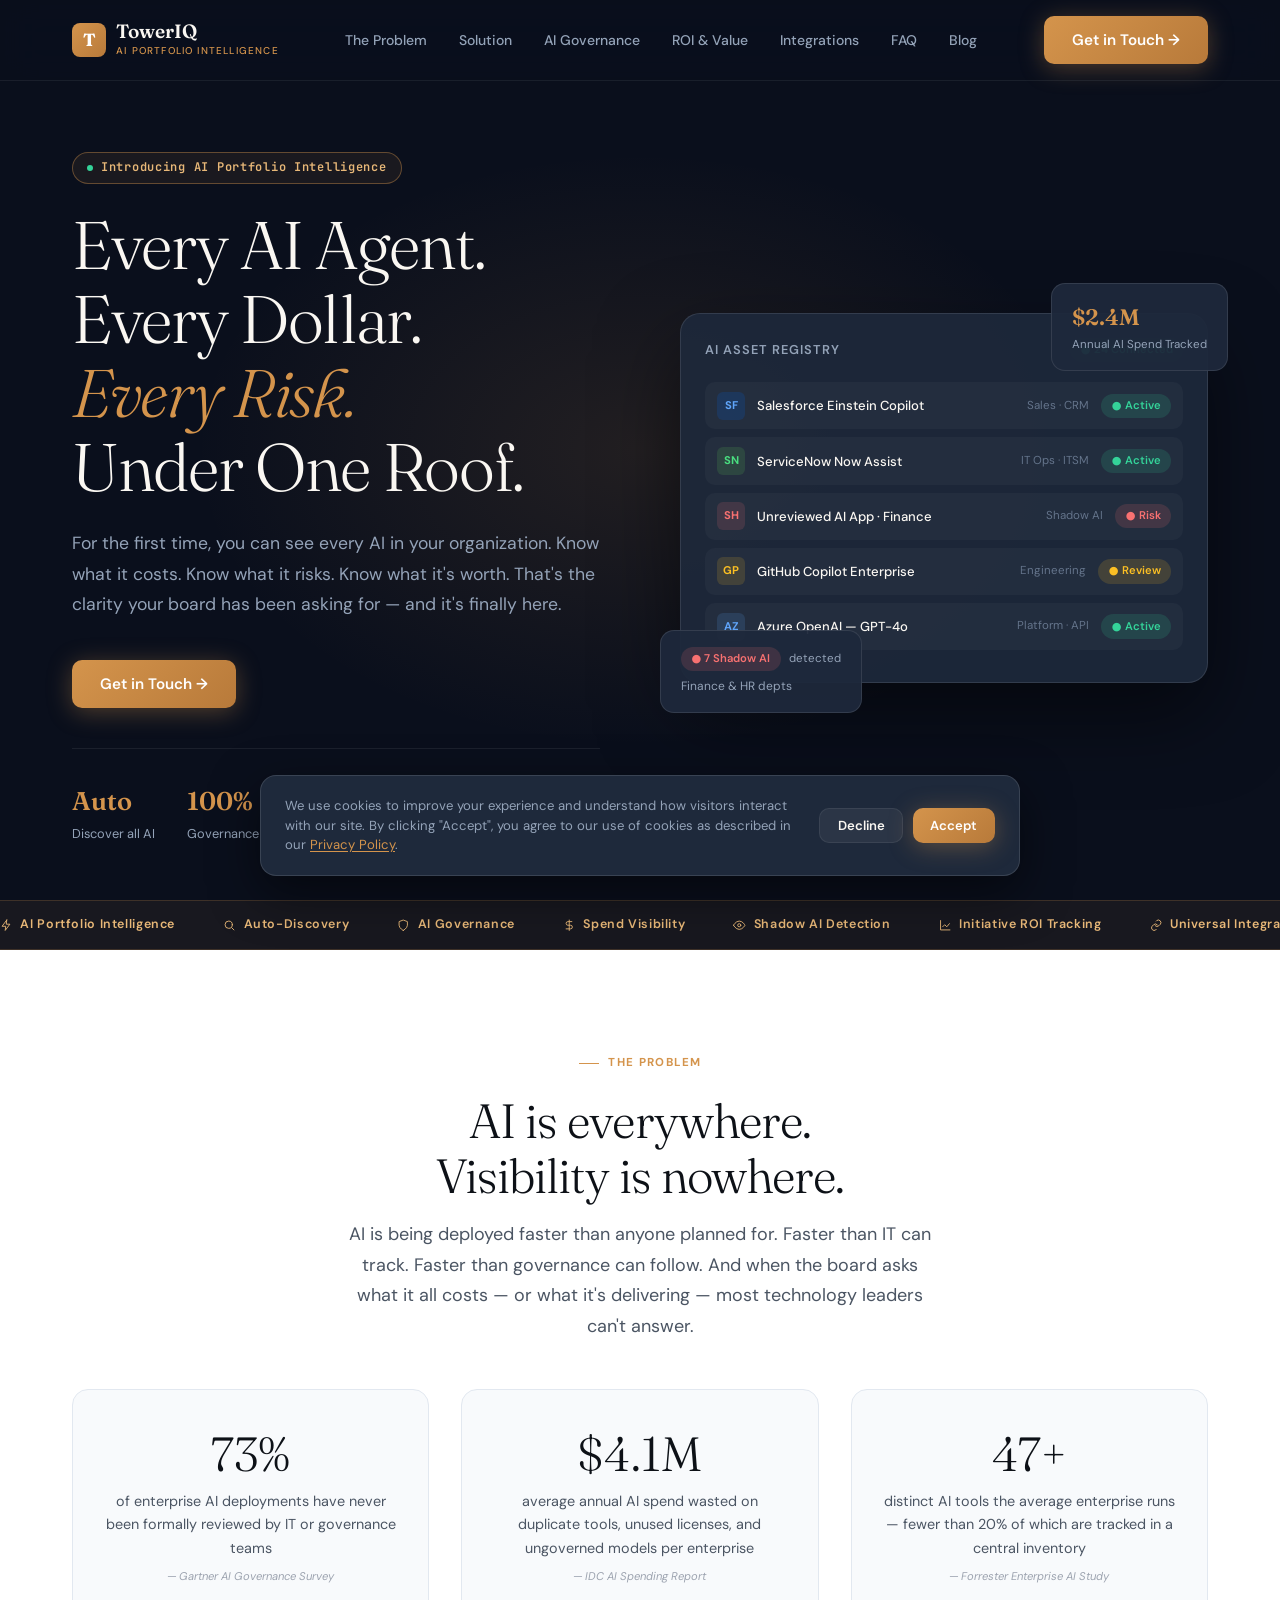
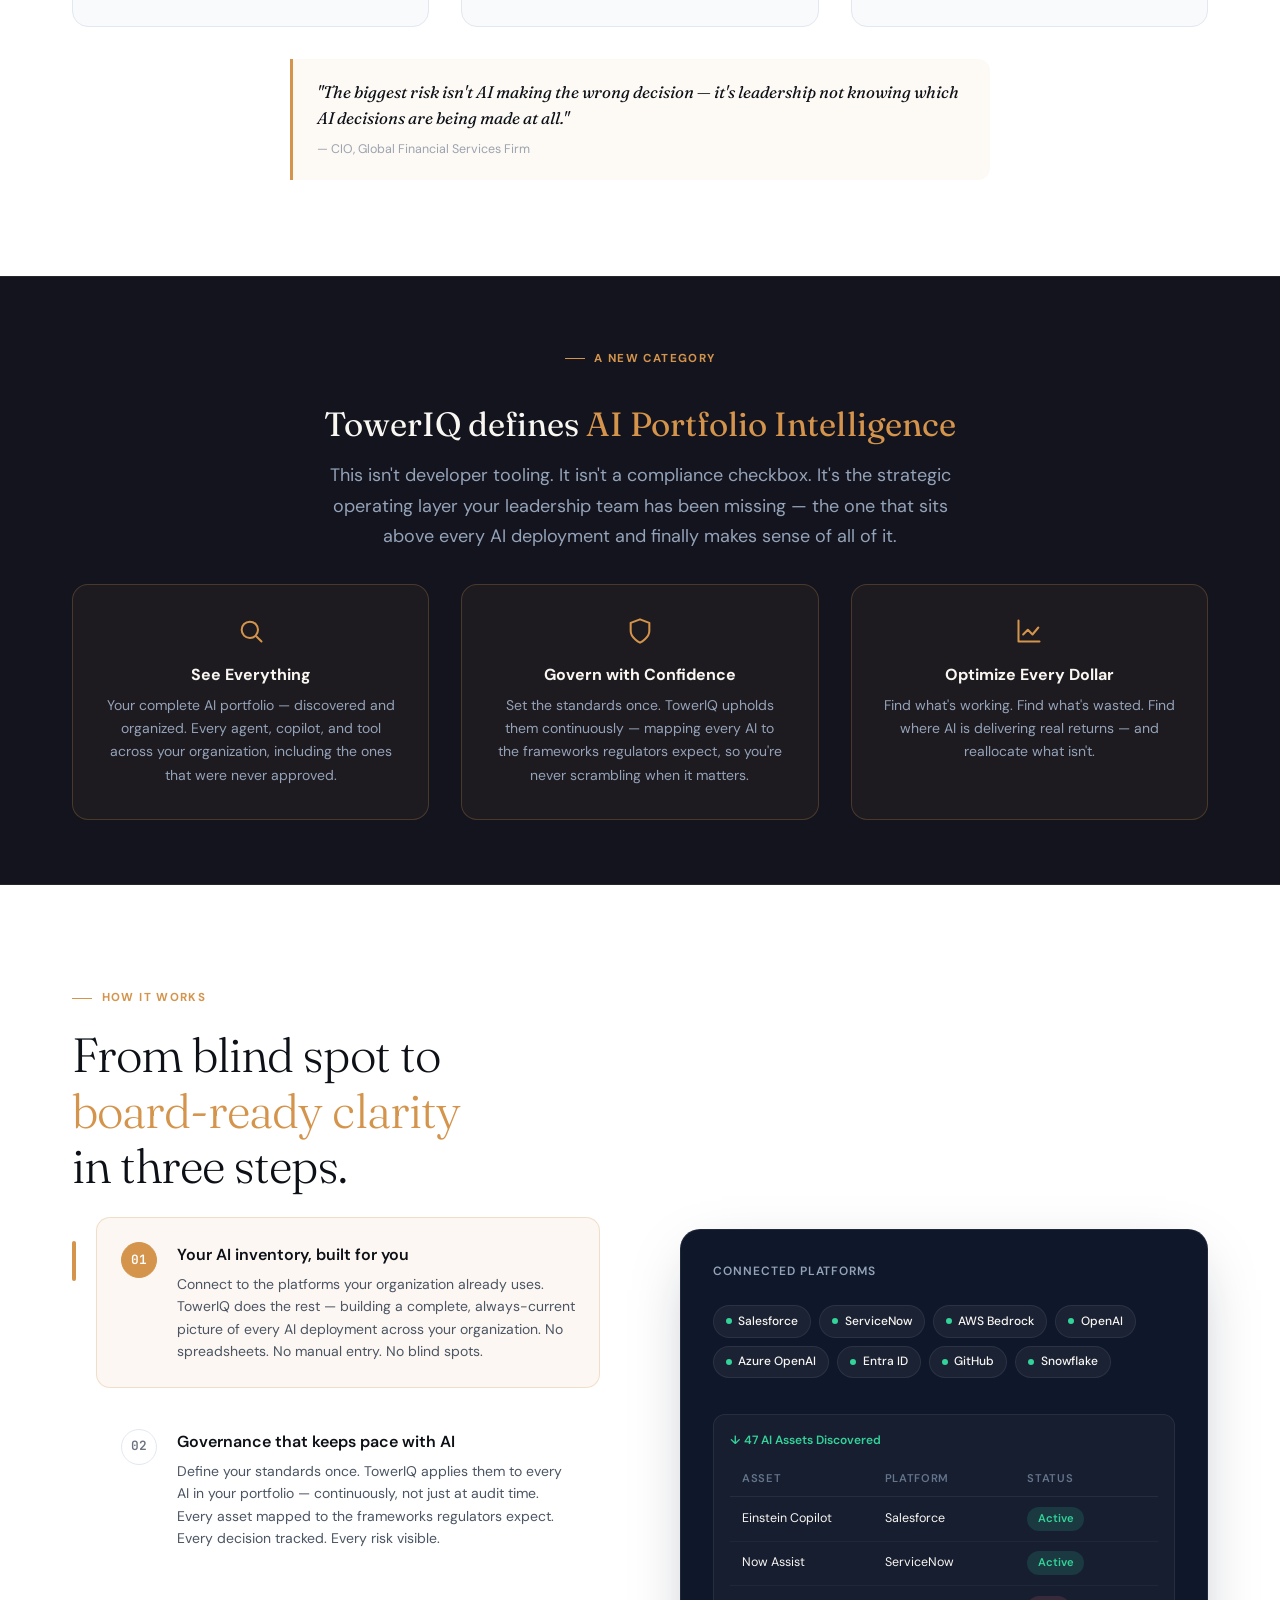
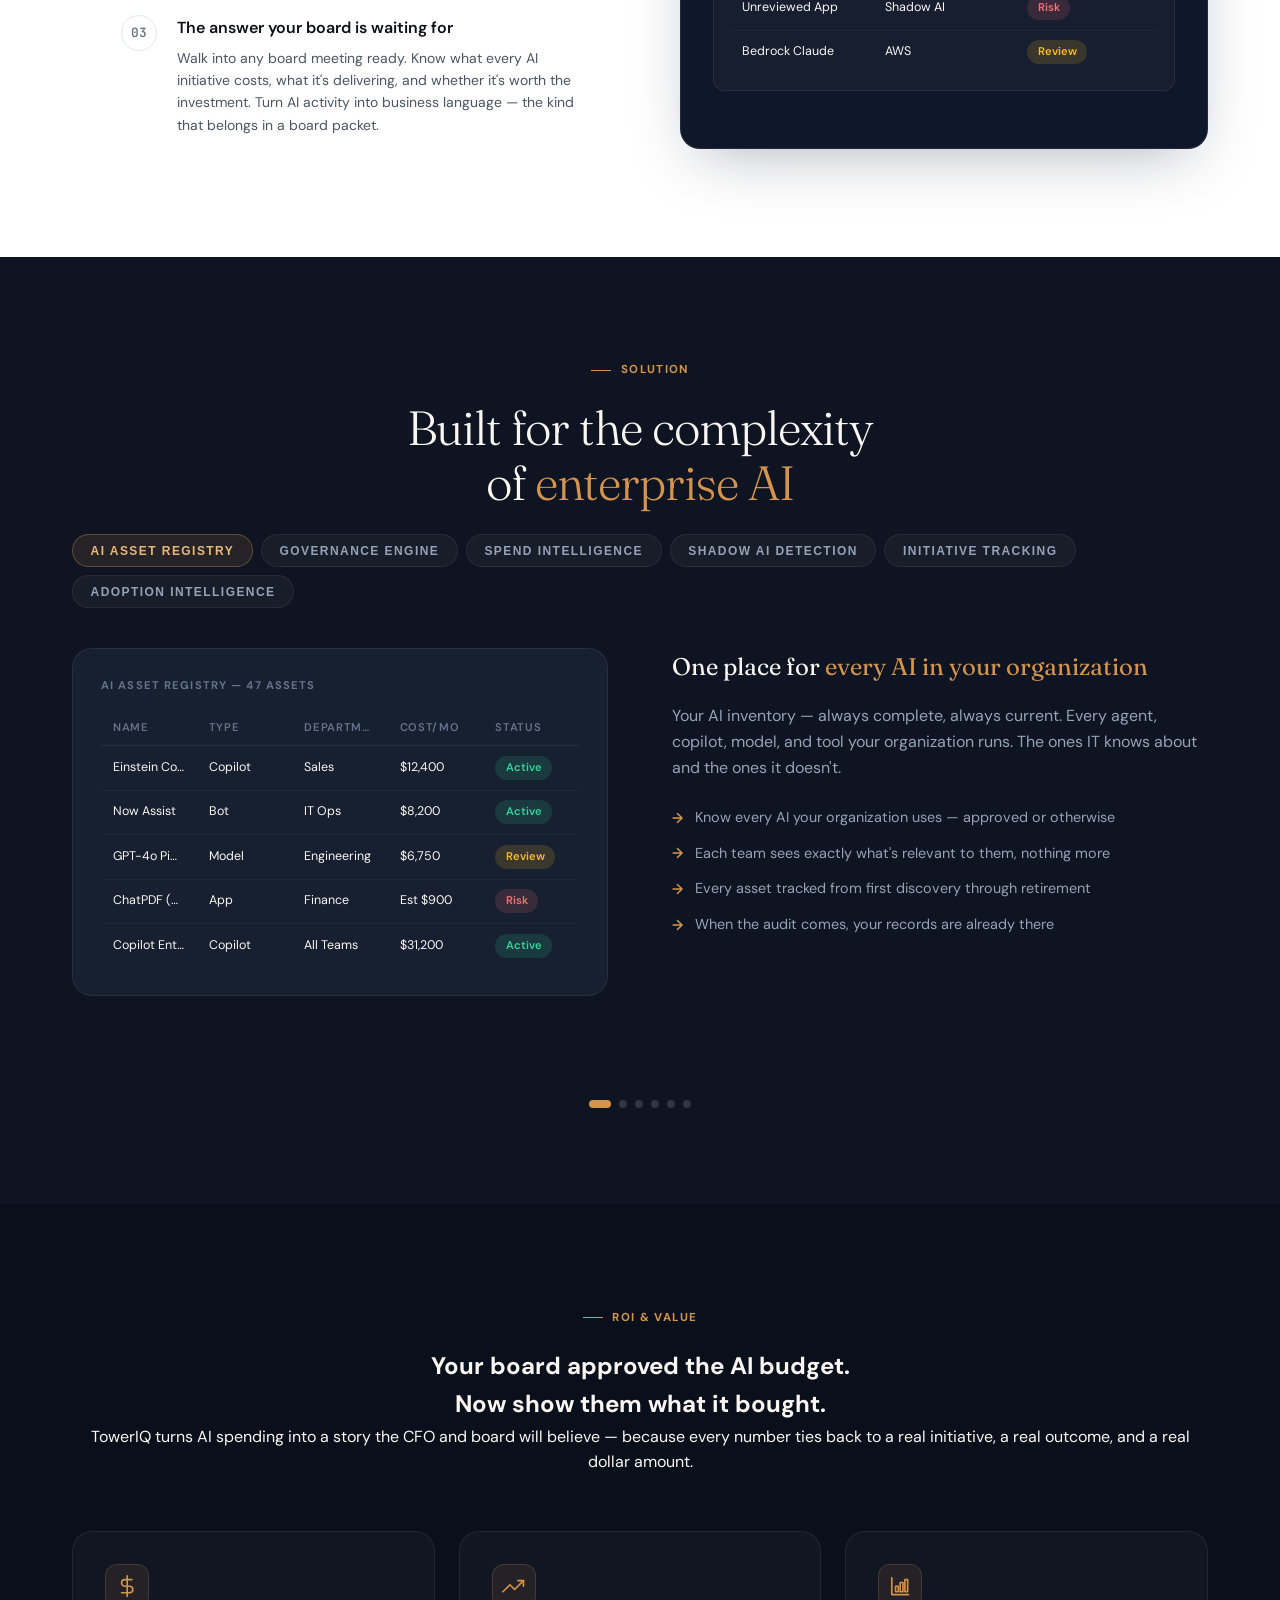
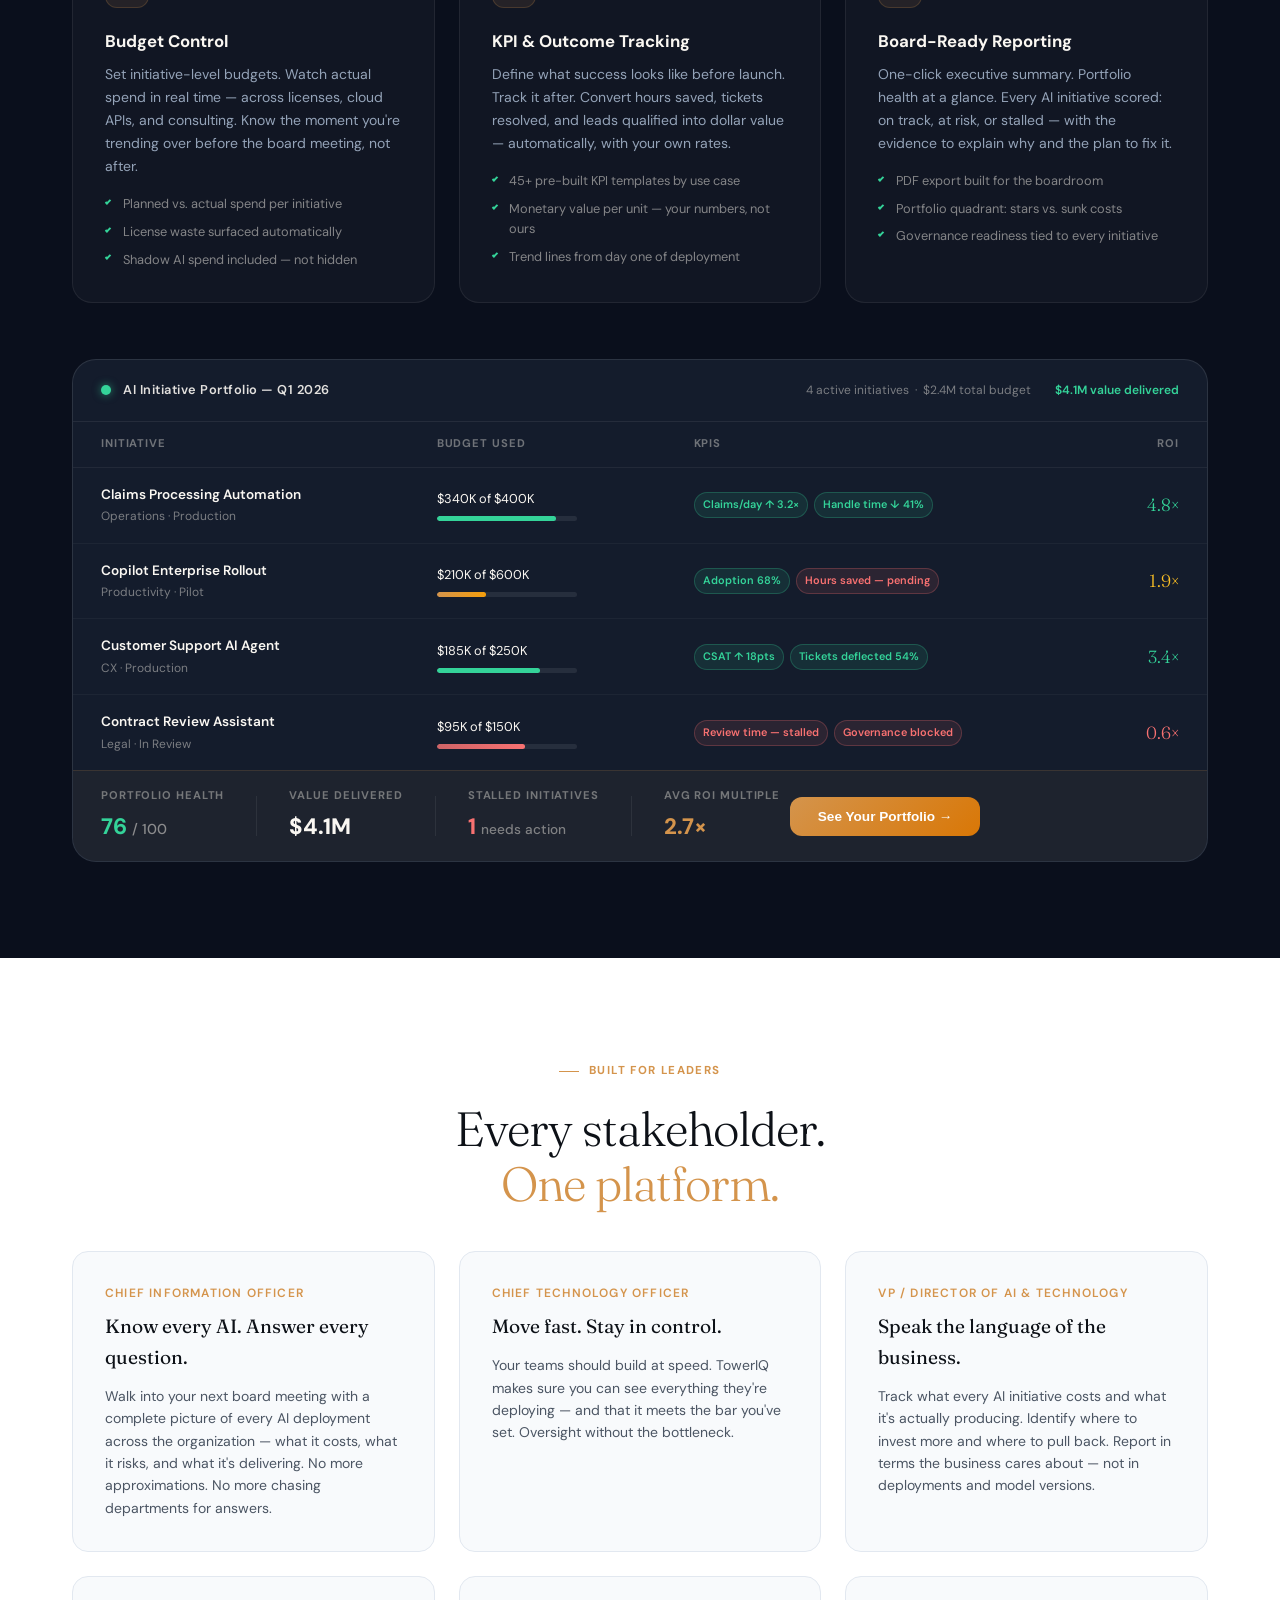
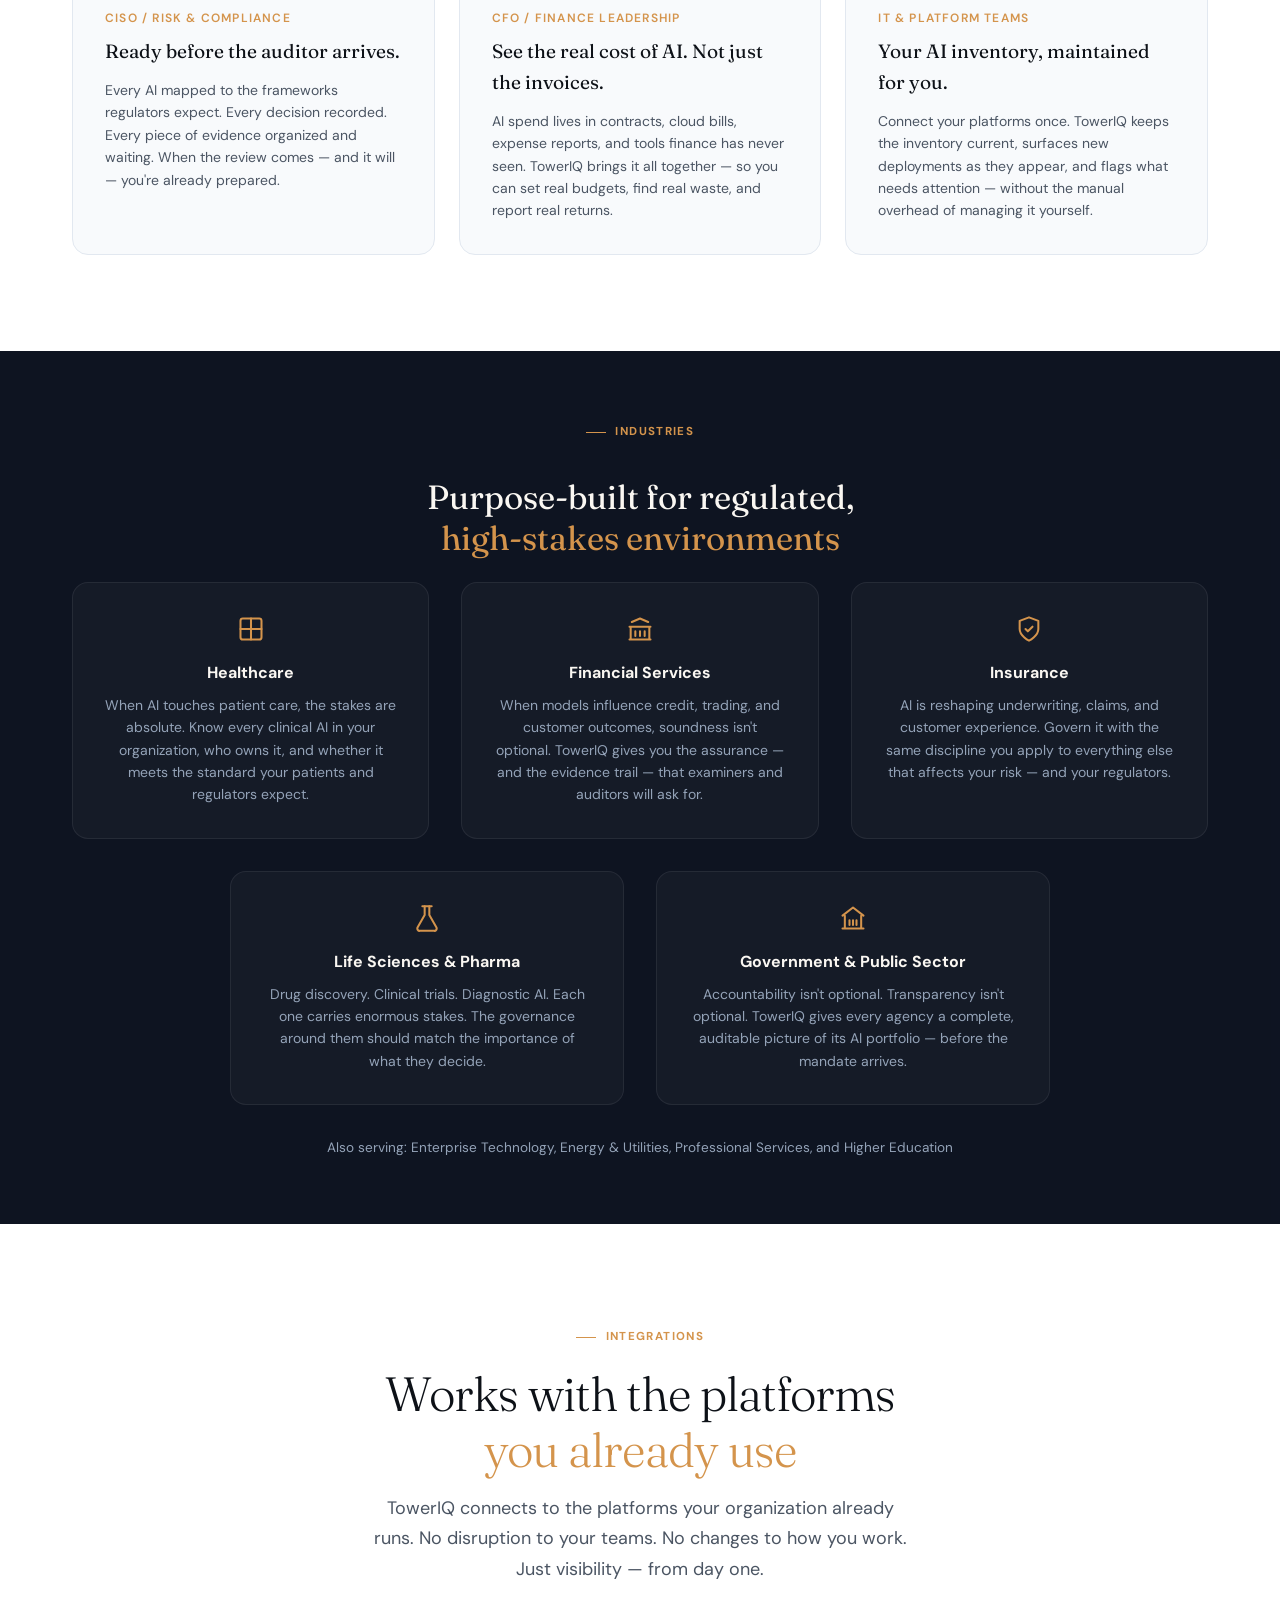
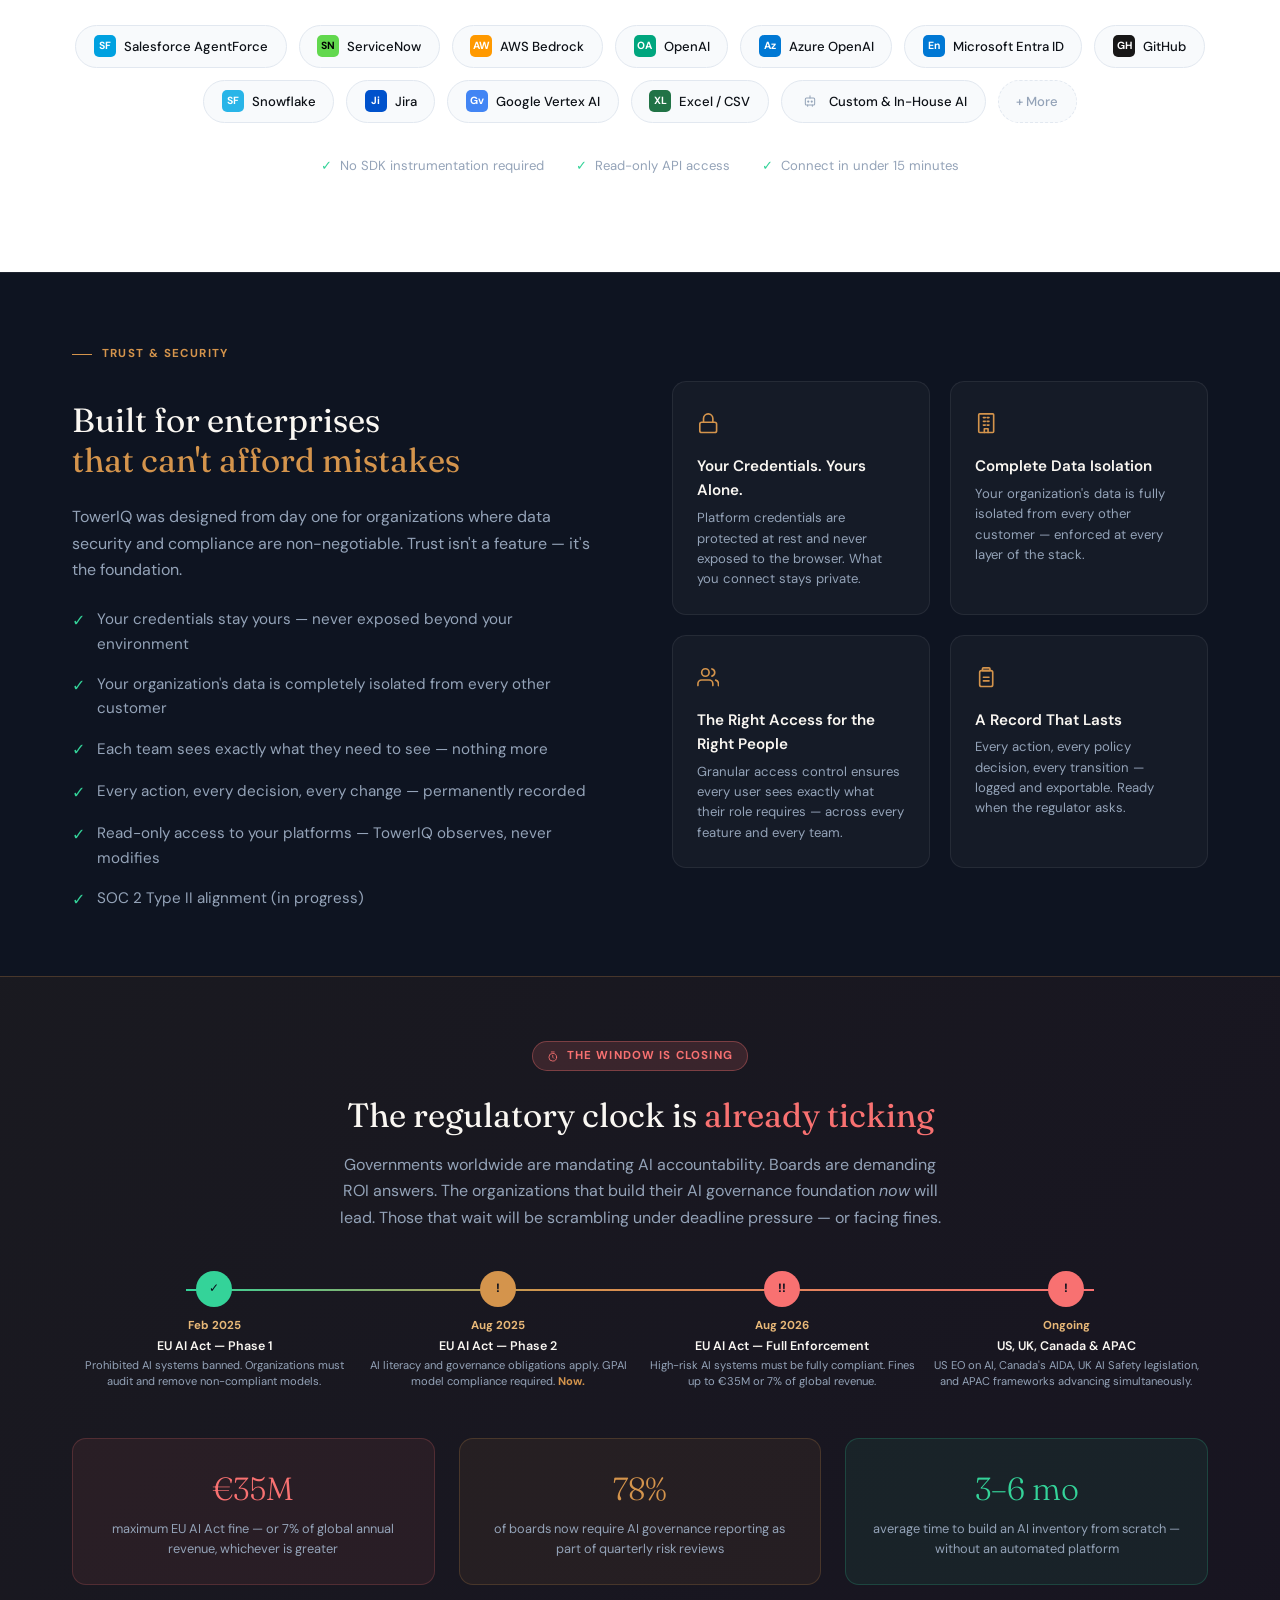
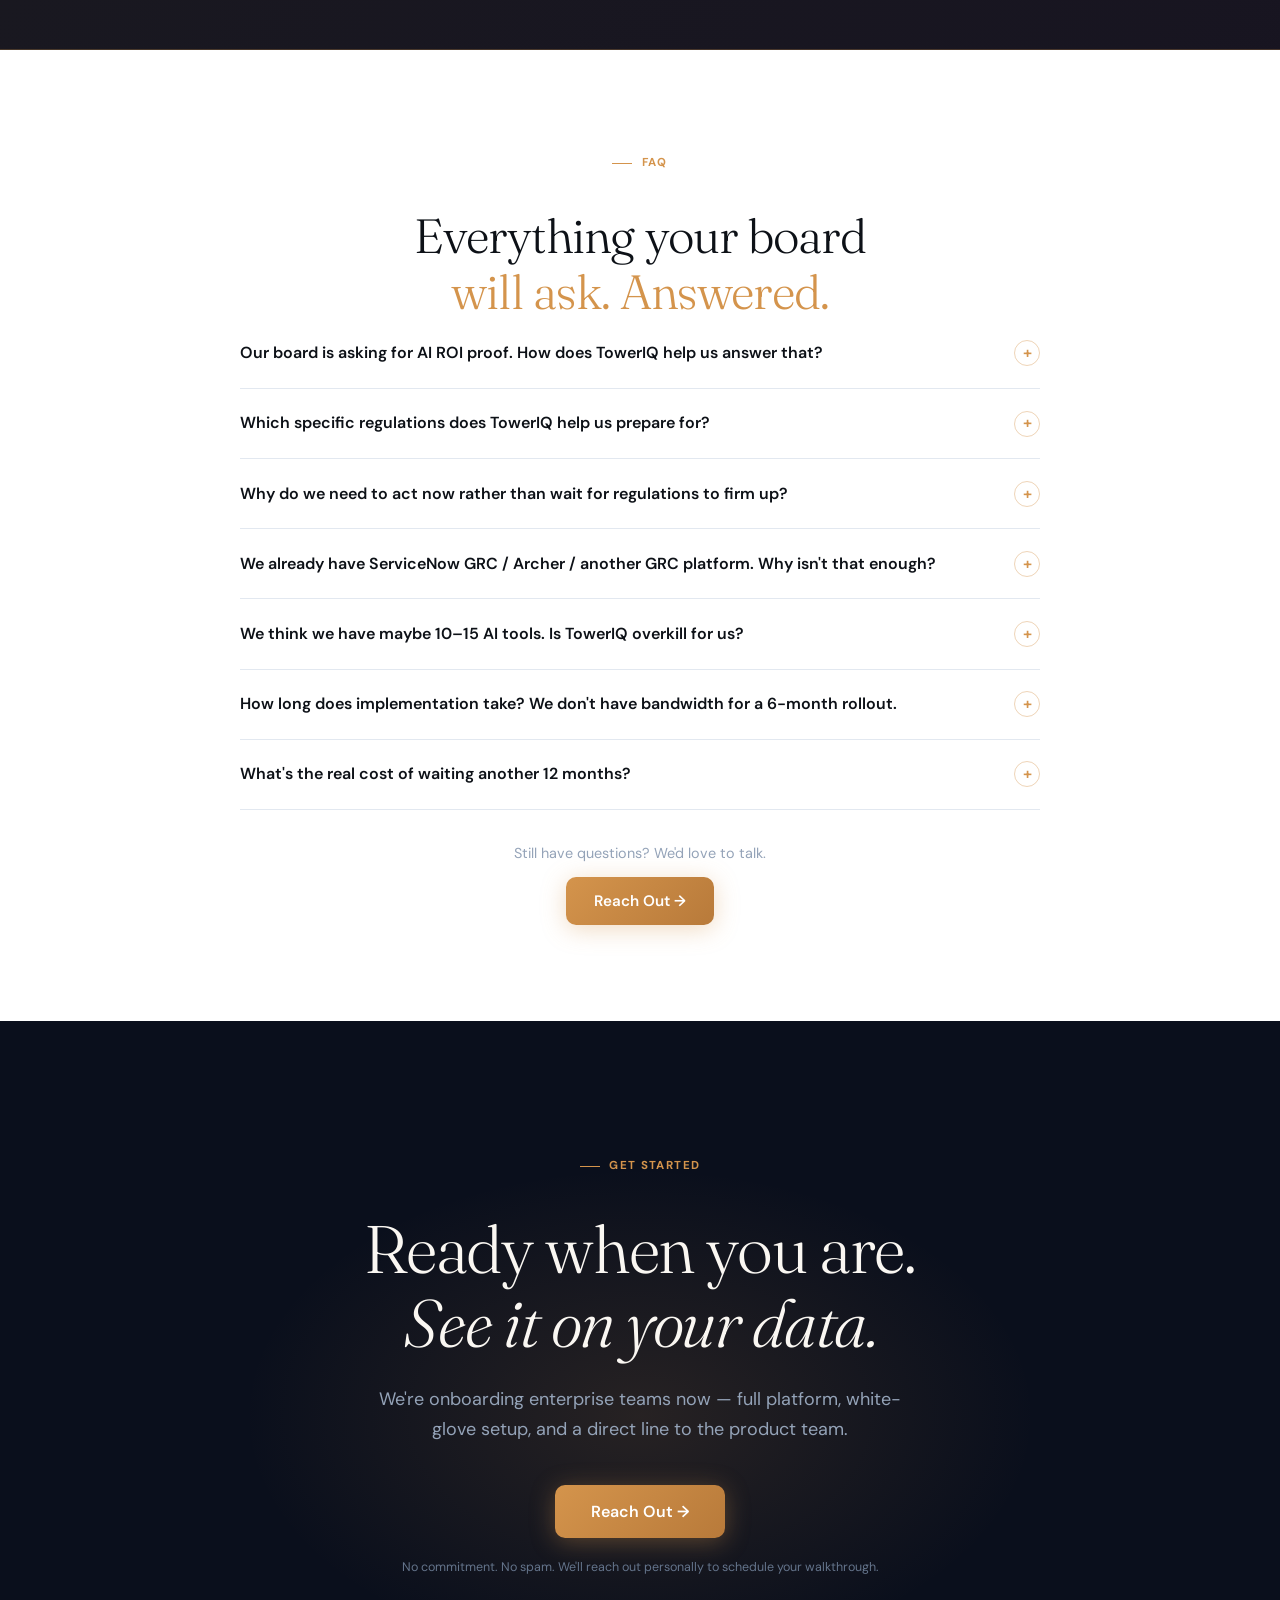
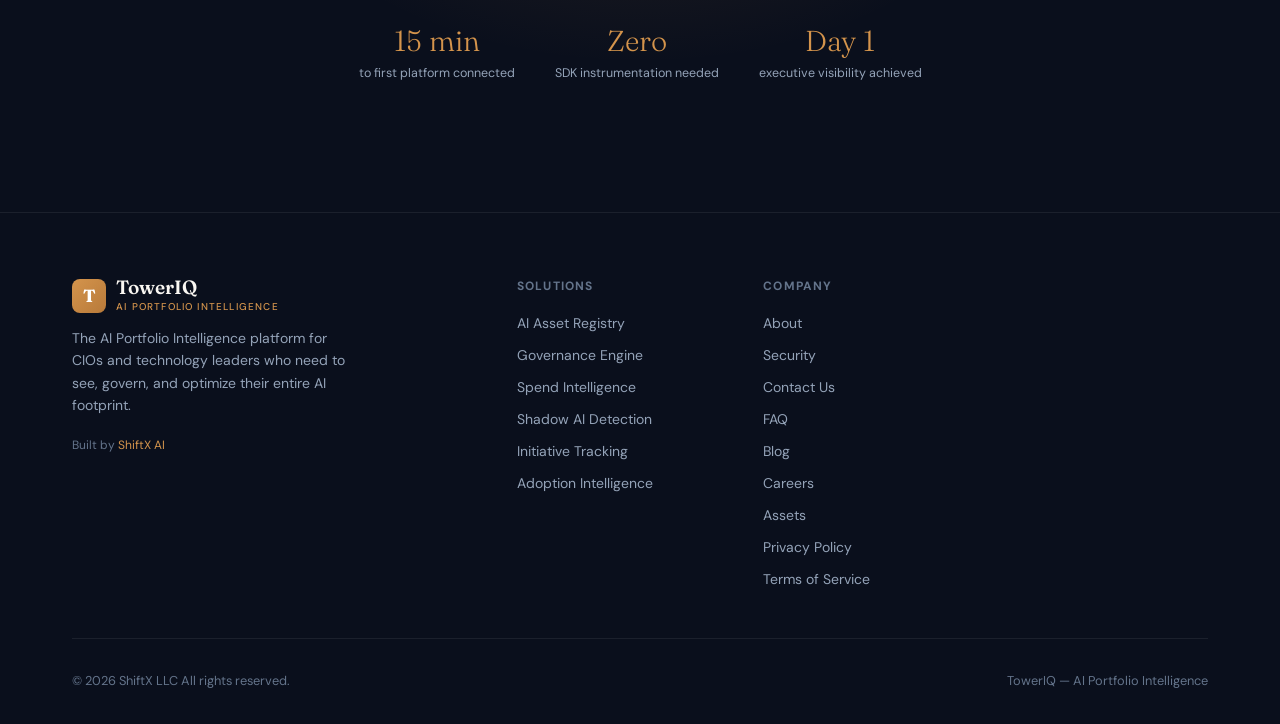
<file: index.html>
<!DOCTYPE html>
<html lang="en">
<head>
  <meta charset="UTF-8" />
  <meta name="viewport" content="width=device-width, initial-scale=1.0" />
  <title>TowerIQ — AI Portfolio Intelligence Platform</title>

  <!-- ── FAVICON (inline SVG — no external file needed) ── -->
  <link rel="icon" type="image/svg+xml" href="/favicon.svg">

  <!-- ── OPEN GRAPH / SOCIAL META ── -->
  <meta property="og:type"        content="website" />
  <meta property="og:url"         content="https://toweriq.ai/" />
  <meta property="og:title"       content="TowerIQ — AI Portfolio Intelligence" />
  <meta property="og:description" content="The platform that gives CIOs and technology leaders a unified view of every AI deployment — what it costs, what it risks, and what it's worth. Know every AI. Govern with confidence. Optimize every dollar." />
  <meta property="og:image"       content="https://toweriq.ai/og-image.png" />
  <meta property="og:site_name"   content="TowerIQ" />

  <!-- ── TWITTER / X CARD ── -->
  <meta name="twitter:card"        content="summary_large_image" />
  <meta name="twitter:site"        content="@toweriq" />
  <meta name="twitter:title"       content="TowerIQ — AI Portfolio Intelligence" />
  <meta name="twitter:description" content="Know every AI in your organization. Every dollar it costs. Every risk it carries. TowerIQ gives CIOs the clarity their board is asking for." />
  <meta name="twitter:image"       content="https://toweriq.ai/og-image.png" />

  <!-- ── SEO ── -->
  <meta name="description" content="TowerIQ is the AI Portfolio Intelligence platform for CIOs and technology leaders — auto-discover, govern, and optimize every AI deployment across your organization." />
  <meta name="robots" content="index, follow, max-image-preview:large, max-snippet:-1, max-video-preview:-1" />
  <meta name="googlebot" content="index, follow" />
  <meta name="keywords" content="AI Portfolio Intelligence, AI governance, AI observability, AI compliance, EU AI Act, ISO 42001, NIST AI RMF, SR 11-7, shadow AI, AI inventory, AI spend management, AI ROI, CIO AI platform, AI risk management, model governance, LLM governance, AI asset management, AI TBM, technology business management, AI FinOps" />
  <meta name="author" content="ShiftX LLC" />
  <meta name="publisher" content="ShiftX LLC" />
  <meta name="language" content="en" />
  <meta name="rating" content="general" />
  <meta name="theme-color" content="#0A0F1C" />
  <meta name="color-scheme" content="dark light" />
  <meta name="application-name" content="TowerIQ" />
  <meta name="apple-mobile-web-app-title" content="TowerIQ" />
  <meta name="format-detection" content="telephone=no" />
  <meta property="og:locale" content="en_US" />
  <meta property="article:publisher" content="https://www.linkedin.com/company/shiftx-ai" />

  <link rel="canonical" href="https://toweriq.ai/" />
  <link rel="sitemap" type="application/xml" title="Sitemap" href="/sitemap.xml" />
  <link rel="alternate" hreflang="en" href="https://toweriq.ai/" />
  <link rel="alternate" hreflang="x-default" href="https://toweriq.ai/" />

  <!-- ── JSON-LD: Organization ── -->
  <script type="application/ld+json">
  {
    "@context": "https://schema.org",
    "@type": "Organization",
    "@id": "https://toweriq.ai/#organization",
    "name": "ShiftX AI",
    "legalName": "ShiftX LLC",
    "alternateName": "ShiftX",
    "url": "https://toweriq.ai/",
    "logo": "https://toweriq.ai/og-image.png",
    "description": "ShiftX AI builds TowerIQ — the AI Portfolio Intelligence platform for CIOs and technology leaders.",
    "email": "contact@toweriq.ai",
    "foundingDate": "2017",
    "founders": [
      {
        "@type": "Person",
        "name": "Srikanth Balusani",
        "jobTitle": "Co-Founder & CTO",
        "url": "https://www.linkedin.com/in/srikanthbalusani/"
      },
      {
        "@type": "Person",
        "name": "Bhargavi Balusani",
        "jobTitle": "Co-Founder & COO"
      }
    ],
    "address": {
      "@type": "PostalAddress",
      "addressLocality": "Chandler",
      "addressRegion": "AZ",
      "addressCountry": "US"
    },
    "sameAs": [
      "https://www.linkedin.com/company/shiftx-ai",
      "https://shiftx.ai"
    ]
  }
  </script>

  <!-- ── JSON-LD: SoftwareApplication (TowerIQ Product) ── -->
  <script type="application/ld+json">
  {
    "@context": "https://schema.org",
    "@type": "SoftwareApplication",
    "@id": "https://toweriq.ai/#software",
    "name": "TowerIQ",
    "applicationCategory": "BusinessApplication",
    "applicationSubCategory": "AI Governance & Portfolio Intelligence",
    "operatingSystem": "Web, Cloud",
    "url": "https://toweriq.ai/",
    "description": "TowerIQ is the AI Portfolio Intelligence platform that gives CIOs and technology leaders a unified view of every AI deployment — auto-discovering shadow AI, classifying regulatory risk (EU AI Act, ISO 42001, NIST AI RMF, SR 11-7), tracking AI spend and ROI, and generating audit-ready compliance evidence.",
    "featureList": [
      "AI Portfolio Auto-Discovery",
      "Shadow AI Detection",
      "Regulatory Risk Classification (EU AI Act, ISO 42001, NIST AI RMF)",
      "AI Spend & FinOps Tracking",
      "AI ROI Measurement & Business Value Attribution",
      "Compliance Evidence Generation",
      "Executive & Board Reporting",
      "GRC Integration"
    ],
    "offers": {
      "@type": "Offer",
      "price": "0",
      "priceCurrency": "USD",
      "availability": "https://schema.org/InStock",
      "description": "Contact sales for enterprise pricing. Book a demo to see TowerIQ on your environment."
    },
    "publisher": { "@id": "https://toweriq.ai/#organization" },
    "creator": { "@id": "https://toweriq.ai/#organization" },
    "audience": {
      "@type": "Audience",
      "audienceType": "Enterprise Technology Leaders, CIOs, CTOs, CISOs, Chief AI Officers, Chief Data Officers"
    }
  }
  </script>

  <!-- ── JSON-LD: WebSite ── -->
  <script type="application/ld+json">
  {
    "@context": "https://schema.org",
    "@type": "WebSite",
    "@id": "https://toweriq.ai/#website",
    "url": "https://toweriq.ai/",
    "name": "TowerIQ",
    "description": "AI Portfolio Intelligence for CIOs — know every AI, govern with confidence, optimize every dollar.",
    "publisher": { "@id": "https://toweriq.ai/#organization" },
    "inLanguage": "en-US"
  }
  </script>

  <!-- ── JSON-LD: BreadcrumbList ── -->
  <script type="application/ld+json">
  {
    "@context": "https://schema.org",
    "@type": "BreadcrumbList",
    "itemListElement": [
      { "@type": "ListItem", "position": 1, "name": "Home", "item": "https://toweriq.ai/" },
      { "@type": "ListItem", "position": 2, "name": "Solution", "item": "https://toweriq.ai/#platform" },
      { "@type": "ListItem", "position": 3, "name": "How It Works", "item": "https://toweriq.ai/#how" },
      { "@type": "ListItem", "position": 4, "name": "ROI & Value", "item": "https://toweriq.ai/#roi" },
      { "@type": "ListItem", "position": 5, "name": "FAQ", "item": "https://toweriq.ai/#faq" }
    ]
  }
  </script>

  <!-- ── JSON-LD: FAQPage ── -->
  <script type="application/ld+json">
  {
    "@context": "https://schema.org",
    "@type": "FAQPage",
    "mainEntity": [
      {
        "@type": "Question",
        "name": "Our board is asking for AI ROI proof. How does TowerIQ help us answer that?",
        "acceptedAnswer": {
          "@type": "Answer",
          "text": "Most organizations can't answer the board's ROI question because AI spend, initiative outcomes, and business KPIs live in completely different systems. TowerIQ connects them into one view — linking AI assets to strategic initiatives, tracking KPI measurements (hours saved, tickets deflected, revenue influenced), and translating domain metrics into dollar values your CFO can put in a board packet. Instead of 'we deployed 14 AI tools this quarter,' you can say 'our AI portfolio generated $2.8M in measurable value against $1.1M in combined spend — a 2.5× return, with 3 underperforming tools flagged for consolidation.'"
        }
      },
      {
        "@type": "Question",
        "name": "Which specific regulations does TowerIQ help us prepare for?",
        "acceptedAnswer": {
          "@type": "Answer",
          "text": "TowerIQ maps your AI portfolio against the major global frameworks out of the box: EU AI Act, ISO 42001, NIST AI RMF, ISO 27001, SR 11-7 (Model Risk), FDA AI/ML Guidance, US Executive Order on AI, and HIPAA AI Alignment. Every asset is automatically classified by risk tier, lifecycle stage, and control coverage. When a regulator asks for evidence, TowerIQ generates an audit-ready evidence pack — DPIA documentation, bias assessments, committee approvals, and decision history — in one click."
        }
      },
      {
        "@type": "Question",
        "name": "Why do we need to act now rather than wait for regulations to firm up?",
        "acceptedAnswer": {
          "@type": "Answer",
          "text": "External: The EU AI Act Phase 2 obligations apply from August 2025 and full high-risk AI enforcement begins August 2026. Manual inventory takes 3–6 months for a mid-size enterprise. Internal: Every month you wait, your AI footprint grows — discovering 47 ungoverned AI tools is manageable; discovering 200 with production models making customer-facing decisions is an emergency. The earlier you establish the foundation, the cheaper governance becomes."
        }
      },
      {
        "@type": "Question",
        "name": "We already have ServiceNow GRC / Archer / another GRC platform. Why isn't that enough?",
        "acceptedAnswer": {
          "@type": "Answer",
          "text": "General-purpose GRC tools were designed for IT risk management — not for the AI era. They require manual asset registration, don't understand LLM cost models, can't auto-discover AI deployments, and have no concept of model drift, token spend, or hallucination risk. TowerIQ is not a replacement for your GRC platform — it's the AI-specific intelligence layer that feeds it."
        }
      },
      {
        "@type": "Question",
        "name": "We think we have maybe 10–15 AI tools. Is TowerIQ overkill for us?",
        "acceptedAnswer": {
          "@type": "Answer",
          "text": "Organizations consistently underestimate their AI footprint by 3 to 5 times. When TowerIQ connects to your identity provider and development platforms, it routinely surfaces tools IT has no record of — AI embedded in SaaS apps, developer-provisioned LLM keys, copilot tools enabled by default in Microsoft 365, browser extensions making AI API calls with corporate credentials. If you think you have 15 tools, you likely have 40–70."
        }
      },
      {
        "@type": "Question",
        "name": "How long does implementation take?",
        "acceptedAnswer": {
          "@type": "Answer",
          "text": "TowerIQ connects in minutes, not months. No SDK, no agents, no data residency changes. Day 1: connect your first platform (Entra ID, Salesforce, AWS Bedrock) — first assets discovered within hours. Week 1: full AI inventory with risk classification, shadow AI mapped, compliance baseline. Week 2: governance policies active, executive dashboard live, first board-ready report generated."
        }
      },
      {
        "@type": "Question",
        "name": "What's the real cost of waiting another 12 months?",
        "acceptedAnswer": {
          "@type": "Answer",
          "text": "Shadow AI accumulates — every month more employees adopt ungoverned AI. Wasted spend compounds — IDC estimates $4.1M average annual AI spend waste per enterprise. Remediation gets exponentially harder — a 50-asset portfolio is manageable; a 300-asset portfolio with 2 years of ungoverned history is a months-long remediation project. Board credibility erodes when the next audit or M&A due diligence asks for your AI inventory."
        }
      }
    ]
  }
  </script>

  <link rel="preconnect" href="https://fonts.googleapis.com" />
  <link rel="preconnect" href="https://fonts.gstatic.com" crossorigin />
  <link rel="preload" href="https://fonts.googleapis.com/css2?family=Fraunces:ital,opsz,wght@0,9..144,300;0,9..144,400;0,9..144,600;0,9..144,700;1,9..144,300;1,9..144,400&family=DM+Sans:wght@300;400;500;600;700&family=JetBrains+Mono:wght@400;500&display=swap" as="style" onload="this.rel='stylesheet'" />
  <noscript><link href="https://fonts.googleapis.com/css2?family=Fraunces:ital,opsz,wght@0,9..144,300;0,9..144,400;0,9..144,600;0,9..144,700;1,9..144,300;1,9..144,400&family=DM+Sans:wght@300;400;500;600;700&family=JetBrains+Mono:wght@400;500&display=swap" rel="stylesheet" /></noscript>
  <style>
    /* ── RESET & BASE ── */
    *, *::before, *::after { box-sizing: border-box; margin: 0; padding: 0; }
    :root {
      --navy:        #0A0F1C;
      --navy-mid:    #111827;
      --navy-light:  #1a2332;
      --navy-surface:#1E293B;
      --copper:      #D4944C;
      --copper-light:#E8B878;
      --copper-dim:  rgba(212,148,76,0.15);
      --cream:       #FAF7F2;
      --slate:       #94A3B8;
      --slate-dim:   #64748B;
      --emerald:     #34D399;
      --amber:       #FBBF24;
      --red:         #F87171;
      --blue:        #60A5FA;
      --border:      rgba(255,255,255,0.07);
      --card-bg:     rgba(255,255,255,0.03);
      --font-display:'Fraunces', Georgia, serif;
      --font-body:   'DM Sans', system-ui, sans-serif;
      --font-mono:   'JetBrains Mono', monospace;
    }
    html { scroll-behavior: smooth; overflow-x: hidden; max-width: 100vw; }
    section[id], footer[id] { scroll-margin-top: 80px; }
    body {
      background: var(--navy);
      color: var(--cream);
      font-family: var(--font-body);
      font-size: 16px;
      line-height: 1.6;
      -webkit-font-smoothing: antialiased;
      overflow-x: hidden;
    }
    img { display: block; max-width: 100%; }
    a { color: inherit; text-decoration: none; }

    /* ── TYPOGRAPHY ── */
    .display-xl {
      font-family: var(--font-display);
      font-size: clamp(2.6rem, 5.5vw, 4.2rem);
      font-weight: 300;
      line-height: 1.1;
      letter-spacing: -0.02em;
    }
    .display-lg {
      font-family: var(--font-display);
      font-size: clamp(2rem, 4vw, 3rem);
      font-weight: 300;
      line-height: 1.15;
      letter-spacing: -0.02em;
    }
    .display-md {
      font-family: var(--font-display);
      font-size: clamp(1.5rem, 2.8vw, 2.1rem);
      font-weight: 400;
      line-height: 1.2;
    }
    .body-lg  { font-size: 1.125rem; line-height: 1.7; color: var(--slate); }
    .body-md  { font-size: 1rem; line-height: 1.65; color: var(--slate); }
    .label    { font-size: 0.75rem; font-weight: 600; letter-spacing: 0.12em; text-transform: uppercase; }
    .mono     { font-family: var(--font-mono); font-size: 0.8rem; }
    .copper   { color: var(--copper); }
    .emerald  { color: var(--emerald); }

    /* ── LAYOUT ── */
    .container { max-width: 1200px; margin: 0 auto; padding: 0 2rem; }
    .section   { padding: 6rem 0; }
    .section-sm{ padding: 4rem 0; }
    .grid-2    { display: grid; grid-template-columns: 1fr 1fr; gap: 4rem; align-items: center; }
    .grid-3    { display: grid; grid-template-columns: repeat(3,1fr); gap: 2rem; }
    .grid-4    { display: grid; grid-template-columns: repeat(4,1fr); gap: 1.5rem; }
    .flex      { display: flex; }
    .flex-center { display: flex; align-items: center; justify-content: center; }
    .flex-col  { display: flex; flex-direction: column; }
    .gap-1     { gap: 0.5rem; }
    .gap-2     { gap: 1rem; }
    .gap-3     { gap: 1.5rem; }
    .gap-4     { gap: 2rem; }
    .text-center{ text-align: center; }
    .mt-1 { margin-top: 0.5rem; }
    .mt-2 { margin-top: 1rem; }
    .mt-3 { margin-top: 1.5rem; }
    .mt-4 { margin-top: 2rem; }
    .mb-2 { margin-bottom: 1rem; }
    .mb-3 { margin-bottom: 1.5rem; }

    /* ── BUTTONS ── */
    .btn {
      display: inline-flex; align-items: center; gap: 0.5rem;
      padding: 0.875rem 1.75rem; border-radius: 10px;
      font-family: var(--font-body); font-size: 0.95rem; font-weight: 600;
      cursor: pointer; border: none; transition: all 0.2s;
      white-space: nowrap;
    }
    .btn-primary {
      background: linear-gradient(135deg, var(--copper) 0%, #B87A3A 100%);
      color: #fff;
      box-shadow: 0 4px 24px rgba(212,148,76,0.35);
    }
    .btn-primary:hover { transform: translateY(-1px); box-shadow: 0 8px 32px rgba(212,148,76,0.45); }
    .btn-secondary {
      background: rgba(255,255,255,0.06); border: 1px solid var(--border);
      color: var(--cream);
    }
    .btn-secondary:hover { background: rgba(255,255,255,0.1); border-color: rgba(255,255,255,0.14); }
    .btn-group { display: flex; gap: 1rem; align-items: center; flex-wrap: wrap; }

    /* ── CARDS ── */
    .card {
      background: var(--card-bg);
      border: 1px solid var(--border);
      border-radius: 16px;
      padding: 2rem;
      transition: border-color 0.2s, background 0.2s, transform 0.2s;
    }
    .card:hover {
      border-color: rgba(255,255,255,0.12);
      background: rgba(255,255,255,0.05);
      transform: translateY(-2px);
    }
    .card-copper {
      border-color: rgba(212,148,76,0.25);
      background: rgba(212,148,76,0.05);
    }

    /* ── BADGE ── */
    .badge {
      display: inline-flex; align-items: center; gap: 0.5rem;
      padding: 0.35rem 0.875rem;
      border-radius: 100px; border: 1px solid rgba(212,148,76,0.4);
      background: rgba(212,148,76,0.08);
      font-size: 0.75rem; font-weight: 600; font-family: var(--font-mono);
      color: var(--copper-light);
      letter-spacing: 0.06em;
    }
    .badge .dot {
      width: 6px; height: 6px; border-radius: 50%;
      background: var(--emerald);
      animation: pulse-glow 2s infinite;
    }
    .status-badge {
      display: inline-flex; align-items: center; gap: 0.4rem;
      padding: 0.2rem 0.65rem; border-radius: 100px;
      font-size: 0.7rem; font-weight: 600;
    }
    .status-green  { background: rgba(52,211,153,0.15); color: var(--emerald); }
    .status-amber  { background: rgba(251,191,36,0.15); color: var(--amber); }
    .status-red    { background: rgba(248,113,113,0.15); color: var(--red); }
    .status-blue   { background: rgba(96,165,250,0.15); color: var(--blue); }

    /* ── NAV ── */
    nav {
      position: fixed; top: 0; left: 0; right: 0; z-index: 100;
      backdrop-filter: blur(20px) saturate(160%);
      background: rgba(10,15,28,0.85);
      border-bottom: 1px solid var(--border);
      transition: top 0.3s, background 0.3s;
    }
    .nav-inner {
      display: flex; align-items: center; justify-content: space-between;
      padding: 1rem 2rem; max-width: 1200px; margin: 0 auto;
    }
    .nav-logo {
      display: flex; align-items: center; gap: 0.625rem;
    }
    .nav-logo-icon {
      width: 34px; height: 34px; border-radius: 8px;
      background: linear-gradient(135deg, var(--copper) 0%, #B87A3A 100%);
      display: flex; align-items: center; justify-content: center;
      font-family: var(--font-display); font-weight: 700; font-size: 1.1rem; color: #fff;
    }
    .nav-logo-text {
      font-family: var(--font-display); font-weight: 600; font-size: 1.2rem; color: var(--cream);
      line-height: 1.05;
    }
    .nav-logo-wrap { display: flex; flex-direction: column; }
    .nav-logo-tagline {
      font-family: var(--font-body); font-size: 0.62rem; font-weight: 500;
      letter-spacing: 0.12em; text-transform: uppercase; color: var(--copper);
      margin-top: 2px;
    }
    .nav-links { display: flex; align-items: center; gap: 2rem; }
    .nav-links a { font-size: 0.875rem; font-weight: 500; color: var(--slate); transition: color 0.2s; }
    .nav-links a:hover { color: var(--cream); }
    .nav-cta { display: flex; gap: 0.75rem; align-items: center; }

    /* ── HERO ── */
    .hero {
      min-height: 100vh;
      display: flex; align-items: center;
      padding-top: 96px;
      position: relative;
      overflow: hidden;
    }
    .hero-glow {
      position: absolute; top: 50%; left: 50%; transform: translate(-50%,-50%);
      width: 900px; height: 600px;
      background: radial-gradient(ellipse at center, rgba(212,148,76,0.12) 0%, transparent 70%);
      pointer-events: none;
    }
    .hero-inner {
      display: grid; grid-template-columns: 1fr 1fr;
      gap: 5rem; align-items: center;
      position: relative; z-index: 1;
    }
    .hero-eyebrow { margin-bottom: 1.5rem; }
    .hero-headline { margin-bottom: 1.5rem; }
    .hero-headline em { font-style: italic; color: var(--copper); }
    .hero-sub { font-size: 1.1rem; line-height: 1.75; color: var(--slate); margin-bottom: 2.5rem; }
    .hero-kpis {
      display: flex; gap: 2rem; margin-top: 2.5rem;
      padding-top: 2rem; border-top: 1px solid var(--border);
    }
    .hero-kpi-num {
      font-family: var(--font-display); font-size: 1.6rem; font-weight: 600;
      color: var(--copper);
    }
    .hero-kpi-label { font-size: 0.8rem; color: var(--slate); margin-top: 0.1rem; }

    /* Hero Visual */
    .hero-visual { position: relative; }
    .hero-card-main {
      background: rgba(30,41,59,0.92);
      border: 1px solid rgba(255,255,255,0.1);
      border-radius: 20px;
      padding: 1.5rem;
      box-shadow: 0 32px 80px rgba(0,0,0,0.5);
      animation: float 5s ease-in-out infinite;
      will-change: transform;
      transform: translateZ(0);
      backface-visibility: hidden;
    }
    .hero-card-header {
      display: flex; align-items: center; justify-content: space-between;
      margin-bottom: 1.25rem;
    }
    .hero-card-title { font-size: 0.8rem; font-weight: 600; color: var(--slate); letter-spacing: 0.08em; text-transform: uppercase; }
    .asset-row {
      display: flex; align-items: center; gap: 0.75rem;
      padding: 0.6rem 0.75rem; border-radius: 10px;
      background: rgba(255,255,255,0.03);
      margin-bottom: 0.5rem;
      font-size: 0.82rem;
    }
    .asset-icon {
      width: 28px; height: 28px; border-radius: 6px;
      display: flex; align-items: center; justify-content: center;
      font-size: 0.7rem; font-weight: 700; flex-shrink: 0;
    }
    .asset-name { flex: 1; font-weight: 500; color: var(--cream); }
    .asset-meta { font-size: 0.72rem; color: var(--slate-dim); }
    .hero-card-float {
      position: absolute;
      background: rgba(30,41,59,0.95);
      border: 1px solid rgba(255,255,255,0.1);
      border-radius: 14px; padding: 1rem 1.25rem;
      font-size: 0.8rem;
      will-change: transform;
      transform: translateZ(0);
      backface-visibility: hidden;
    }
    .hcf-1 { top: -30px; right: -20px; animation: float 4s ease-in-out infinite 0.5s; }
    .hcf-2 { bottom: -30px; left: -20px; animation: float 5s ease-in-out infinite 1s; }
    .hcf-stat { font-family: var(--font-display); font-size: 1.4rem; font-weight: 600; color: var(--copper); }
    .hcf-label { font-size: 0.72rem; color: var(--slate); }

    /* ── CHALLENGE ── */
    .challenge-stats {
      display: grid; grid-template-columns: repeat(3,1fr); gap: 2rem; margin-top: 3rem;
    }
    .challenge-stat {
      text-align: center; padding: 2.5rem 2rem;
      background: var(--card-bg); border: 1px solid var(--border); border-radius: 16px;
      transition: all 0.2s;
    }
    .challenge-stat:hover { border-color: rgba(212,148,76,0.3); background: rgba(212,148,76,0.04); transform: translateY(-3px); }
    .challenge-num {
      font-family: var(--font-display); font-size: 3rem; font-weight: 300;
      color: var(--copper); line-height: 1; margin-bottom: 0.75rem;
    }
    .challenge-desc { font-size: 0.9rem; color: var(--slate); line-height: 1.6; }
    .challenge-source { font-size: 0.7rem; color: var(--slate-dim); margin-top: 0.5rem; font-style: italic; }

    /* ── HOW IT WORKS ── */
    .hiw-wrap { display: flex; gap: 1.25rem; align-items: stretch; }
    .hiw-dots {
      display: flex; flex-direction: column; gap: 0.5rem;
      padding-top: 1.5rem; flex-shrink: 0;
    }
    .hiw-dot {
      width: 4px; height: 40px; border-radius: 4px;
      background: rgba(255,255,255,0.08);
      position: relative; overflow: hidden; cursor: pointer;
      transition: background 0.3s;
    }
    .hiw-dot::after {
      content: ''; position: absolute; left: 0; right: 0; top: 0; height: 0%;
      background: var(--copper);
    }
    .hiw-dot.active::after { animation: hiwFill 6s linear forwards; }
    @keyframes hiwFill { from { height: 0%; } to { height: 100%; } }
    .hiw-dot.done { background: rgba(212,148,76,0.35); }
    .hiw-tabs { display: flex; flex-direction: column; gap: 1rem; flex: 1; }
    .hiw-tab {
      display: flex; gap: 1.25rem; align-items: flex-start;
      padding: 1.5rem; border-radius: 14px; cursor: pointer;
      border: 1px solid transparent;
      transition: all 0.25s;
    }
    .hiw-tab.active {
      background: rgba(212,148,76,0.07);
      border-color: rgba(212,148,76,0.25);
    }
    .hiw-tab-num {
      width: 36px; height: 36px; border-radius: 50%; flex-shrink: 0;
      display: flex; align-items: center; justify-content: center;
      font-family: var(--font-mono); font-size: 0.8rem; font-weight: 600;
      border: 1px solid var(--border); color: var(--slate);
      transition: all 0.25s;
    }
    .hiw-tab.active .hiw-tab-num {
      background: var(--copper); border-color: var(--copper); color: #fff;
    }
    .hiw-tab-title { font-weight: 600; font-size: 1rem; color: var(--cream); margin-bottom: 0.35rem; }
    .hiw-tab-desc  { font-size: 0.875rem; color: var(--slate); line-height: 1.6; }

    .hiw-visual {
      background: rgba(30,41,59,0.6);
      border: 1px solid var(--border);
      border-radius: 20px; padding: 2rem;
      min-height: 520px;
      position: relative;
    }
    @media (min-width: 1024px) {
      /* desktop: absolute panels overlay, clip to rounded border */
      .hiw-visual { overflow: hidden; }
    }
    .hiw-panel {
      display: flex; flex-direction: column; gap: 1rem;
      position: absolute; inset: 2rem;
      overflow-y: auto;
      opacity: 0; transform: translateY(14px) scale(0.985);
      filter: blur(4px);
      pointer-events: none;
      transition:
        opacity 0.9s cubic-bezier(0.22, 1, 0.36, 1),
        transform 0.9s cubic-bezier(0.22, 1, 0.36, 1),
        filter 0.7s cubic-bezier(0.22, 1, 0.36, 1);
    }
    .hiw-panel.active {
      opacity: 1; transform: translateY(0) scale(1);
      filter: blur(0);
      pointer-events: auto;
    }

    /* Platform chips */
    .platform-chips { display: flex; flex-wrap: wrap; gap: 0.5rem; }
    .platform-chip {
      display: flex; align-items: center; gap: 0.4rem;
      padding: 0.35rem 0.75rem; border-radius: 100px;
      background: rgba(255,255,255,0.05); border: 1px solid var(--border);
      font-size: 0.75rem; font-weight: 500; color: var(--cream);
    }
    .platform-chip .dot { width: 6px; height: 6px; border-radius: 50%; background: var(--emerald); }

    /* Governance score ring */
    .gov-ring-wrap { display: flex; align-items: center; gap: 1.5rem; }
    .gov-ring {
      width: 80px; height: 80px; border-radius: 50%;
      border: 3px solid var(--emerald);
      display: flex; align-items: center; justify-content: center; flex-shrink: 0;
      font-family: var(--font-display); font-size: 1.3rem; font-weight: 600; color: var(--emerald);
    }

    /* ── FEATURES PLATFORM ── */
    .feature-tabs-nav {
      display: flex; gap: 0.5rem; flex-wrap: wrap; margin-bottom: 2.5rem;
    }
    .feature-tab-btn {
      position: relative; overflow: hidden;
      padding: 0.5rem 1.1rem; border-radius: 100px;
      background: rgba(255,255,255,0.04); border: 1px solid var(--border);
      font-size: 0.82rem; font-weight: 500; color: var(--slate);
      cursor: pointer; transition: color 0.2s, border-color 0.2s, background 0.2s;
      white-space: nowrap;
    }
    .feature-tab-btn:hover {
      background: rgba(212,148,76,0.12); border-color: rgba(212,148,76,0.35); color: var(--copper-light);
    }
    .feature-tab-btn.active {
      background: rgba(212,148,76,0.12); border-color: rgba(212,148,76,0.35); color: var(--copper-light);
      font-weight: 600;
    }
    .feature-tab-btn span.label { position: relative; z-index: 1; }
    .feature-tab-btn .fill { display: none; }

    /* Carousel dots for feature tabs */
    .feature-dots {
      display: flex; justify-content: center; gap: 0.5rem;
      margin-top: 2rem;
    }
    .feature-dot {
      width: 8px; height: 8px; border-radius: 50%;
      background: rgba(255,255,255,0.15); border: none; cursor: pointer; padding: 0;
      transition: background 0.3s, transform 0.3s, width 0.3s;
    }
    .feature-dot:hover { background: rgba(212,148,76,0.4); }
    .feature-dot.active {
      background: var(--copper); width: 22px; border-radius: 4px;
    }
    .section-light .feature-dot { background: rgba(13,17,23,0.18); }
    .section-light .feature-dot.active { background: var(--copper); }
    .feature-panel {
      display: grid; grid-template-columns: 1fr 1fr; gap: 4rem; align-items: start;
      opacity: 0; transform: translateY(14px) scale(0.985);
      filter: blur(4px);
      position: absolute; inset: 0; pointer-events: none;
      transition:
        opacity 0.9s cubic-bezier(0.22, 1, 0.36, 1),
        transform 0.9s cubic-bezier(0.22, 1, 0.36, 1),
        filter 0.7s cubic-bezier(0.22, 1, 0.36, 1);
    }
    .feature-panel.active {
      opacity: 1; transform: translateY(0) scale(1);
      filter: blur(0);
      pointer-events: auto; position: relative;
    }
    .feature-panels-wrap { position: relative; min-height: 420px; }
    .feature-visual {
      background: rgba(30,41,59,0.6); border: 1px solid var(--border);
      border-radius: 20px; padding: 1.75rem; min-height: 320px;
    }
    .feature-copy-title { font-family: var(--font-display); font-size: 1.5rem; font-weight: 400; margin-bottom: 1rem; }
    .feature-bullets { display: flex; flex-direction: column; gap: 0.75rem; margin-top: 1.5rem; }
    .feature-bullet { display: flex; gap: 0.75rem; align-items: flex-start; font-size: 0.9rem; color: var(--slate); }
    .feature-bullet::before { content: '→'; color: var(--copper); flex-shrink: 0; font-weight: 600; margin-top: 0.05rem; }

    /* ── TABLE MOCK ── */
    .mock-table { width: 100%; border-collapse: collapse; font-size: 0.78rem; }
    .mock-table th { color: var(--slate-dim); font-weight: 600; padding: 0.5rem 0.75rem; text-align: left; letter-spacing: 0.06em; font-size: 0.7rem; text-transform: uppercase; border-bottom: 1px solid var(--border); }
    .mock-table td { padding: 0.6rem 0.75rem; color: var(--cream); border-bottom: 1px solid rgba(255,255,255,0.04); }
    .mock-table tr:last-child td { border-bottom: none; }

    /* ── SPEND BARS ── */
    .spend-bar-row { display: flex; align-items: center; gap: 0.75rem; margin-bottom: 0.75rem; font-size: 0.8rem; }
    .spend-bar-label { width: 100px; color: var(--slate); flex-shrink: 0; }
    .spend-bar-track { flex: 1; height: 6px; background: rgba(255,255,255,0.06); border-radius: 3px; overflow: hidden; }
    .spend-bar-fill  { height: 100%; border-radius: 3px; background: linear-gradient(90deg, var(--copper), var(--copper-light)); }
    .spend-bar-val   { width: 60px; text-align: right; color: var(--cream); font-weight: 600; }

    /* ── GOVERNANCE VISUAL ── */
    .gov-section { padding: 6rem 0; }
    .gov-card {
      background: var(--card-bg); border: 1px solid var(--border);
      border-radius: 20px; padding: 2rem;
    }
    .check-list { display: flex; flex-direction: column; gap: 1rem; margin-top: 1.5rem; }
    .check-item { display: flex; gap: 0.75rem; align-items: flex-start; font-size: 0.95rem; color: var(--slate); }
    .check-icon { color: var(--emerald); flex-shrink: 0; font-size: 1rem; margin-top: 0.05rem; }

    /* ── INTEGRATIONS ── */
    .integrations-grid {
      display: flex; flex-wrap: wrap; justify-content: center; gap: 0.75rem;
      margin-top: 2.5rem;
    }
    .integration-chip {
      display: flex; align-items: center; gap: 0.5rem;
      padding: 0.6rem 1.1rem; border-radius: 100px;
      background: rgba(255,255,255,0.04); border: 1px solid var(--border);
      font-size: 0.82rem; font-weight: 500; color: var(--cream);
      transition: all 0.2s;
    }
    .integration-chip:hover {
      background: rgba(255,255,255,0.08); border-color: rgba(255,255,255,0.14);
      transform: translateY(-1px);
    }
    .i-icon {
      width: 22px; height: 22px; border-radius: 5px;
      display: flex; align-items: center; justify-content: center;
      font-size: 0.65rem; font-weight: 700;
    }

    /* ── TRUST ── */
    .trust-grid { display: grid; grid-template-columns: repeat(2,1fr); gap: 1.25rem; }
    .trust-card {
      padding: 1.5rem; border-radius: 14px;
      background: var(--card-bg); border: 1px solid var(--border);
      transition: all 0.2s;
    }
    .trust-card:hover { border-color: rgba(255,255,255,0.12); transform: translateY(-1px); }
    .trust-icon { font-size: 1.4rem; margin-bottom: 0.75rem; }
    .trust-title { font-weight: 600; font-size: 0.95rem; color: var(--cream); margin-bottom: 0.35rem; }
    .trust-desc  { font-size: 0.82rem; color: var(--slate); line-height: 1.55; }

    /* ── PERSONAS ── */
    .persona-cards { display: grid; grid-template-columns: repeat(3,1fr); gap: 1.5rem; margin-top: 2.5rem; }
    .persona-card {
      padding: 2rem; border-radius: 16px;
      background: var(--card-bg); border: 1px solid var(--border);
      transition: all 0.2s;
    }
    .persona-card:hover { border-color: rgba(212,148,76,0.3); transform: translateY(-3px); }
    .persona-role { font-size: 0.75rem; font-weight: 600; letter-spacing: 0.1em; text-transform: uppercase; color: var(--copper); margin-bottom: 0.5rem; }
    .persona-title { font-family: var(--font-display); font-size: 1.2rem; font-weight: 400; color: var(--cream); margin-bottom: 0.75rem; }
    .persona-value { font-size: 0.875rem; color: var(--slate); line-height: 1.6; }

    /* ── CTA SECTION ── */
    .cta-section {
      padding: 8rem 0; text-align: center;
      position: relative; overflow: hidden;
    }
    .cta-glow {
      position: absolute; top: 50%; left: 50%; transform: translate(-50%,-50%);
      width: 800px; height: 500px;
      background: radial-gradient(ellipse, rgba(212,148,76,0.14) 0%, transparent 70%);
      pointer-events: none;
    }
    .cta-inner { position: relative; z-index: 1; }

    /* ── FOOTER ── */
    footer {
      border-top: 1px solid var(--border);
      padding: 4rem 0 2rem;
    }
    .footer-grid {
      display: grid; grid-template-columns: 2fr 1fr 1fr 1fr;
      gap: 3rem; margin-bottom: 3rem;
    }
    .footer-brand-tagline { font-size: 0.875rem; color: var(--slate); margin-top: 0.75rem; line-height: 1.6; }
    .footer-col-title { font-size: 0.75rem; font-weight: 700; letter-spacing: 0.1em; text-transform: uppercase; color: var(--slate-dim); margin-bottom: 1rem; }
    .footer-links { display: flex; flex-direction: column; gap: 0.6rem; }
    .footer-links a { font-size: 0.875rem; color: var(--slate); transition: color 0.2s; }
    .footer-links a:hover { color: var(--cream); }
    .footer-bottom {
      display: flex; align-items: center; justify-content: space-between;
      padding-top: 2rem; border-top: 1px solid var(--border);
      font-size: 0.8rem; color: var(--slate-dim);
    }

    /* ── DIVIDER ── */
    .section-label {
      display: inline-flex; align-items: center; gap: 0.6rem;
      font-size: 0.72rem; font-weight: 700; letter-spacing: 0.12em; text-transform: uppercase;
      color: var(--copper); margin-bottom: 1.25rem;
    }
    .section-label::before {
      content: ''; display: block; width: 20px; height: 1px; background: var(--copper);
    }

    /* ── MODAL ── */
    .modal-overlay {
      display: none; position: fixed; inset: 0; z-index: 200;
      background: rgba(10,15,28,0.75); backdrop-filter: blur(8px);
      align-items: center; justify-content: center;
    }
    .modal-overlay.open { display: flex; }
    .modal {
      background: var(--navy-mid); border: 1px solid rgba(255,255,255,0.1);
      border-radius: 20px; padding: 2.5rem; width: 100%; max-width: 500px; margin: 1rem;
    }
    .modal-title { font-family: var(--font-display); font-size: 1.5rem; margin-bottom: 0.5rem; }
    .modal-sub   { font-size: 0.9rem; color: var(--slate); margin-bottom: 2rem; }
    .form-group  { margin-bottom: 1rem; }
    .form-label  { display: block; font-size: 0.8rem; font-weight: 600; color: var(--slate); margin-bottom: 0.4rem; }
    .form-input  {
      width: 100%; padding: 0.75rem 1rem;
      background: rgba(255,255,255,0.05); border: 1px solid var(--border);
      border-radius: 10px; color: var(--cream); font-family: var(--font-body); font-size: 0.9rem;
      outline: none; transition: border-color 0.2s;
    }
    .form-input:focus { border-color: rgba(212,148,76,0.5); }
    .form-select { appearance: none; }
    .modal-actions { display: flex; gap: 0.75rem; margin-top: 1.5rem; }
    .modal-close { background: none; border: none; color: var(--slate); cursor: pointer; font-size: 1.4rem; line-height: 1; margin-left: auto; display: block; }
    .success-state { text-align: center; padding: 2rem 0; }
    .success-icon { font-size: 2.5rem; margin-bottom: 1rem; }

    /* ── ANIMATIONS ── */
    @keyframes float {
      0%, 100% { transform: translateY(0); }
      50%       { transform: translateY(-10px); }
    }
    @keyframes pulse-glow {
      0%, 100% { opacity: 1; box-shadow: 0 0 0 0 rgba(52,211,153,0.4); }
      50%       { opacity: 0.8; box-shadow: 0 0 0 5px rgba(52,211,153,0); }
    }
    @keyframes fadeUp {
      from { opacity: 0; transform: translateY(24px); }
      to   { opacity: 1; transform: translateY(0); }
    }
    .animate-on-scroll { opacity: 0; transform: translateY(24px); transition: opacity 0.7s ease, transform 0.7s ease; }
    .animate-on-scroll.visible { opacity: 1; transform: translateY(0); }
    .delay-1 { transition-delay: 0.1s; }
    .delay-2 { transition-delay: 0.2s; }
    .delay-3 { transition-delay: 0.3s; }

    /* ── CATEGORY STRIP ── */
    .category-strip {
      background: rgba(212,148,76,0.07); border-top: 1px solid rgba(212,148,76,0.2);
      border-bottom: 1px solid rgba(212,148,76,0.2);
      padding: 0.875rem 0; overflow: hidden;
    }
    .category-ticker {
      display: flex; gap: 3rem; animation: ticker 22s linear infinite;
      white-space: nowrap;
    }
    .category-item {
      display: flex; align-items: center; gap: 0.5rem;
      font-size: 0.78rem; font-weight: 600; color: var(--copper-light);
      letter-spacing: 0.05em;
    }
    @keyframes ticker { from { transform: translateX(0); } to { transform: translateX(-50%); } }

    /* ── QUOTE BLOCK ── */
    .quote-block {
      background: rgba(212,148,76,0.06); border-left: 3px solid var(--copper);
      padding: 1.25rem 1.5rem; border-radius: 0 12px 12px 0; margin-top: 2rem;
    }
    .quote-text { font-family: var(--font-display); font-size: 1.05rem; font-style: italic; color: var(--cream); line-height: 1.6; }
    .quote-source { font-size: 0.78rem; color: var(--slate-dim); margin-top: 0.5rem; }

    /* ── URGENCY TIMELINE ── */
    .urgency-strip {
      background: linear-gradient(135deg, rgba(212,148,76,0.08) 0%, rgba(248,113,113,0.06) 100%);
      border-top: 1px solid rgba(212,148,76,0.25); border-bottom: 1px solid rgba(212,148,76,0.25);
    }
    .urgency-label {
      display: inline-flex; align-items: center; gap: 0.5rem;
      background: rgba(248,113,113,0.15); border: 1px solid rgba(248,113,113,0.35);
      color: #F87171; font-size: 0.72rem; font-weight: 700; letter-spacing: 0.1em;
      text-transform: uppercase; padding: 0.3rem 0.9rem; border-radius: 999px; margin-bottom: 1.5rem;
    }
    .reg-timeline {
      display: grid; grid-template-columns: repeat(4, 1fr); gap: 0; position: relative; margin-top: 2.5rem;
    }
    .reg-timeline::before {
      content: ''; position: absolute; top: 18px; left: 10%; right: 10%; height: 2px;
      background: linear-gradient(90deg, var(--emerald) 0%, var(--copper) 40%, #F87171 100%);
    }
    .reg-item { display: flex; flex-direction: column; align-items: center; text-align: center; padding: 0 0.5rem; }
    .reg-dot {
      width: 36px; height: 36px; border-radius: 50%; display: flex; align-items: center; justify-content: center;
      font-size: 0.75rem; font-weight: 700; position: relative; z-index: 1; flex-shrink: 0;
    }
    .reg-dot.done  { background: var(--emerald); color: #0A0F1C; }
    .reg-dot.warn  { background: var(--copper); color: #0A0F1C; }
    .reg-dot.alert { background: #F87171; color: #0A0F1C; }
    .reg-date { font-size: 0.72rem; font-weight: 700; margin-top: 0.6rem; color: var(--copper-light); }
    .reg-title { font-size: 0.78rem; font-weight: 600; color: var(--cream); margin-top: 0.2rem; line-height: 1.3; }
    .reg-desc  { font-size: 0.7rem; color: var(--slate); margin-top: 0.25rem; line-height: 1.4; }

    /* ── FAQ ── */
    .faq-item {
      border-bottom: 1px solid var(--border); overflow: hidden;
    }
    .faq-question {
      width: 100%; background: none; border: none; color: var(--cream); cursor: pointer;
      display: flex; align-items: center; justify-content: space-between;
      padding: 1.35rem 0; gap: 1rem; text-align: left; font-family: var(--font-body);
      font-size: 1rem; font-weight: 600; line-height: 1.4;
      transition: color 0.2s;
    }
    .faq-question:hover { color: var(--copper-light); }
    .faq-icon {
      flex-shrink: 0; width: 26px; height: 26px; border-radius: 50%;
      border: 1.5px solid rgba(212,148,76,0.4); display: flex; align-items: center; justify-content: center;
      font-size: 1rem; color: var(--copper); transition: transform 0.3s, background 0.2s;
    }
    .faq-item.open .faq-icon { transform: rotate(45deg); background: var(--copper-dim); }
    .faq-answer {
      max-height: 0; overflow: hidden; transition: max-height 0.35s ease;
    }
    .faq-answer-inner {
      padding: 0 0 1.5rem; color: var(--slate); font-size: 0.95rem; line-height: 1.75;
    }
    .faq-answer-inner strong { color: var(--cream); }
    .faq-answer-inner .reg-pill {
      display: inline-block; background: rgba(212,148,76,0.12); border: 1px solid rgba(212,148,76,0.3);
      color: var(--copper-light); font-size: 0.72rem; font-weight: 600; padding: 0.2rem 0.6rem;
      border-radius: 999px; margin: 0.15rem 0.15rem 0 0;
    }
    .urgency-quote {
      background: rgba(248,113,113,0.06); border-left: 3px solid #F87171;
      padding: 1rem 1.25rem; border-radius: 0 10px 10px 0; margin-top: 0.75rem;
      font-style: italic; font-size: 0.9rem; color: var(--slate);
    }

    /* ── ANNOUNCEMENT BAR ── */
    .announce-bar {
      position: fixed; top: 0; left: 0; right: 0; z-index: 101;
      width: 100%; max-width: 100vw; box-sizing: border-box;
      background: linear-gradient(90deg, rgba(212,148,76,0.22) 0%, rgba(212,148,76,0.1) 100%);
      backdrop-filter: saturate(140%) blur(8px);
      -webkit-backdrop-filter: saturate(140%) blur(8px);
      border-bottom: 1px solid rgba(212,148,76,0.3);
      padding: 0.55rem 1rem; text-align: center;
      font-size: 0.82rem; color: var(--cream);
      display: flex; align-items: center; justify-content: center;
    }
    .announce-bar > span {
      display: inline-flex; align-items: center; gap: 0.35rem;
      max-width: calc(100% - 2rem); min-width: 0;
    }
    .announce-bar a { color: var(--copper); font-weight: 700; text-decoration: underline; text-underline-offset: 3px; }
    .announce-bar .tagline-short { display: none; }
    .announce-bar.theme-light {
      background: linear-gradient(90deg, rgba(212,148,76,0.18) 0%, rgba(212,148,76,0.06) 100%);
      border-bottom-color: rgba(212,148,76,0.35);
      color: #0D1117;
    }
    .announce-bar.theme-light .announce-dismiss { color: #0D1117; }
    .shimmer-word {
      background: linear-gradient(90deg, var(--copper) 0%, #FFE7C2 40%, var(--copper) 80%);
      background-size: 200% 100%;
      -webkit-background-clip: text; background-clip: text;
      -webkit-text-fill-color: transparent; color: transparent;
      animation: shimmerMove 2.8s linear infinite;
      font-weight: 700;
    }
    .announce-bar.theme-light .shimmer-word {
      background: linear-gradient(90deg, #8B5A28 0%, var(--copper) 40%, #8B5A28 80%);
      background-size: 200% 100%;
      -webkit-background-clip: text; background-clip: text;
    }
    .lighthouse-icon {
      display: inline-flex; align-items: center; justify-content: center;
      width: 18px; height: 18px; flex-shrink: 0;
      color: var(--copper); position: relative; overflow: visible;
    }
    .lighthouse-icon svg { width: 100%; height: 100%; overflow: visible; display: block; }
    .lighthouse-icon .beam {
      transform-origin: 12px 8px;
      animation: beamSweep 4s ease-in-out infinite;
      opacity: 0.55;
    }
    @keyframes beamSweep {
      0%, 100% { transform: rotate(-90deg); opacity: 0.35; }
      50%      { transform: rotate(90deg);  opacity: 0.9; }
    }
    @keyframes shimmerMove {
      0% { background-position: 200% 0; }
      100% { background-position: -200% 0; }
    }
    .announce-bar a:hover { color: var(--copper-light); }
    .announce-dismiss {
      position: absolute; right: 1rem; top: 50%; transform: translateY(-50%);
      background: none; border: none; color: var(--slate); cursor: pointer; font-size: 1.1rem; line-height: 1;
      padding: 0.2rem 0.4rem;
    }
    .announce-dismiss:hover { color: var(--cream); }

    /* ── WAITLIST MODAL ── */
    .waitlist-modal {
      position: fixed; inset: 0; z-index: 1000;
      background: rgba(0,0,0,0.75); backdrop-filter: blur(6px);
      display: flex; align-items: center; justify-content: center; padding: 1.5rem;
      opacity: 0; pointer-events: none; transition: opacity 0.25s;
    }
    .waitlist-modal.open { opacity: 1; pointer-events: all; }
    .waitlist-box {
      background: var(--navy-surface); border: 1px solid rgba(212,148,76,0.25);
      border-radius: 20px; padding: 2.25rem 2.5rem; max-width: 860px; width: 100%;
      position: relative; box-shadow: 0 24px 64px rgba(0,0,0,0.6);
      max-height: 92vh; overflow-y: auto;
    }
    .waitlist-grid {
      display: grid; grid-template-columns: 1fr 1fr; gap: 2rem; align-items: start;
    }
    .waitlist-form-grid {
      display: grid; grid-template-columns: 1fr 1fr; gap: 0.75rem 0.85rem;
    }
    .waitlist-form-grid .span-2 { grid-column: 1 / -1; }
    @media (max-width: 720px) {
      .waitlist-grid { grid-template-columns: 1fr; gap: 1.25rem; }
      .waitlist-form-grid { grid-template-columns: 1fr; }
    }
    /* SVG icons */
    .icon { width: 1em; height: 1em; stroke: currentColor; fill: none; stroke-width: 1.75; stroke-linecap: round; stroke-linejoin: round; vertical-align: -0.15em; flex-shrink: 0; }
    .icon-lg { width: 1.75rem; height: 1.75rem; }
    .icon-md { width: 1.4rem; height: 1.4rem; }
    .icon-sm { width: 1rem; height: 1rem; }
    .waitlist-close {
      position: absolute; top: 1rem; right: 1rem;
      background: none; border: none; color: var(--slate); cursor: pointer; font-size: 1.3rem; line-height: 1;
    }
    .waitlist-close:hover { color: var(--cream); }
    .waitlist-badge {
      display: inline-flex; align-items: center; gap: 0.4rem;
      background: rgba(212,148,76,0.15); border: 1px solid rgba(212,148,76,0.35);
      color: var(--copper); font-size: 0.72rem; font-weight: 700; letter-spacing: 0.1em;
      text-transform: uppercase; padding: 0.3rem 0.75rem; border-radius: 999px; margin-bottom: 1rem;
    }
    .waitlist-perks { margin: 1.25rem 0; display: flex; flex-direction: column; gap: 0.5rem; }
    .waitlist-perk { display: flex; align-items: flex-start; gap: 0.6rem; font-size: 0.85rem; color: var(--slate); }
    .waitlist-perk span:first-child { color: var(--emerald); flex-shrink: 0; margin-top: 0.05rem; }
    .waitlist-counter {
      background: rgba(52,211,153,0.08); border: 1px solid rgba(52,211,153,0.2);
      border-radius: 10px; padding: 0.75rem 1rem; margin-bottom: 1.25rem;
      font-size: 0.82rem; color: var(--slate); text-align: center;
    }
    .waitlist-counter strong { color: var(--emerald); }

    /* ── INTEREST SEGMENTED CONTROL ── */
    .interest-seg { margin-bottom: 1rem; }
    .interest-seg-wrap {
      display: grid; grid-template-columns: repeat(3, 1fr);
      background: rgba(255,255,255,0.04);
      border: 1px solid var(--border);
      border-radius: 10px; padding: 4px; gap: 4px;
    }
    .interest-seg-wrap input[type="radio"] { position: absolute; opacity: 0; pointer-events: none; }
    .interest-seg-wrap label {
      text-align: center; padding: 0.55rem 0.5rem;
      font-size: 0.82rem; font-weight: 600; color: var(--slate);
      border-radius: 7px; cursor: pointer; transition: all 0.2s;
      user-select: none;
    }
    .interest-seg-wrap label:hover { color: var(--cream); }
    .interest-seg-wrap input[type="radio"]:checked + label {
      background: rgba(212,148,76,0.18);
      border: 1px solid rgba(212,148,76,0.4);
      color: var(--copper);
    }

    /* ── CONTACT MODAL ── */
    .contact-modal {
      position: fixed; inset: 0; z-index: 1000;
      background: rgba(0,0,0,0.78); backdrop-filter: blur(6px);
      display: flex; align-items: center; justify-content: center; padding: 1.5rem;
      opacity: 0; pointer-events: none; transition: opacity 0.25s;
      overflow-y: auto;
    }
    .contact-modal.open { opacity: 1; pointer-events: all; }
    .contact-box {
      background: var(--navy-surface); border: 1px solid rgba(255,255,255,0.1);
      border-radius: 24px; width: 100%; max-width: 860px;
      display: grid; grid-template-columns: 1fr 1.4fr;
      overflow: hidden; box-shadow: 0 32px 80px rgba(0,0,0,0.6);
      position: relative; margin: auto;
    }
    .contact-info {
      background: linear-gradient(160deg, rgba(212,148,76,0.12) 0%, rgba(212,148,76,0.03) 100%);
      border-right: 1px solid rgba(255,255,255,0.08);
      padding: 2.5rem 2rem; display: flex; flex-direction: column; gap: 2rem;
    }
    .contact-info-title {
      font-family: var(--font-display); font-size: 1.6rem; font-weight: 400;
      line-height: 1.2; color: var(--cream);
    }
    .contact-info-title em { color: var(--copper); font-style: italic; }
    .contact-detail { display: flex; flex-direction: column; gap: 1.25rem; }
    .contact-detail-item { display: flex; gap: 0.875rem; align-items: flex-start; }
    .contact-detail-icon {
      width: 36px; height: 36px; border-radius: 10px; flex-shrink: 0;
      background: rgba(212,148,76,0.12); border: 1px solid rgba(212,148,76,0.25);
      display: flex; align-items: center; justify-content: center; color: var(--copper);
    }
    .contact-detail-label { font-size: 0.72rem; font-weight: 700; letter-spacing: 0.08em; text-transform: uppercase; color: var(--slate-dim); margin-bottom: 0.2rem; }
    .contact-detail-value { font-size: 0.875rem; color: var(--cream); line-height: 1.5; }
    .contact-detail-value a { color: var(--copper); }
    .contact-detail-value a:hover { color: var(--copper-light); }
    .contact-social { display: flex; gap: 0.75rem; margin-top: auto; }
    .contact-social-link {
      width: 36px; height: 36px; border-radius: 10px;
      background: rgba(255,255,255,0.06); border: 1px solid var(--border);
      display: flex; align-items: center; justify-content: center;
      font-size: 0.85rem; color: var(--slate); transition: all 0.2s; text-decoration: none;
    }
    .contact-social-link:hover { background: rgba(212,148,76,0.15); border-color: rgba(212,148,76,0.3); color: var(--copper); }
    .contact-form-panel { padding: 2.5rem; position: relative; }
    .contact-close {
      position: absolute; top: 1.25rem; right: 1.25rem;
      background: none; border: none; color: var(--slate); cursor: pointer; font-size: 1.3rem; line-height: 1;
    }
    .contact-close:hover { color: var(--cream); }
    .contact-form-row { display: grid; grid-template-columns: 1fr 1fr; gap: 0.75rem; }
    .contact-sla {
      display: flex; align-items: center; gap: 0.5rem;
      font-size: 0.78rem; color: var(--slate); margin-top: 1rem;
    }
    @media (max-width: 768px) {
      .contact-box { grid-template-columns: 1fr; }
      .contact-info { border-right: none; border-bottom: 1px solid rgba(255,255,255,0.08); }
      .contact-form-row { grid-template-columns: 1fr; }
    }

    /* ── COOKIE BANNER ── */
    .cookie-banner {
      position: fixed; bottom: 1.5rem; left: 50%; transform: translateX(-50%);
      z-index: 999; width: calc(100% - 3rem); max-width: 760px;
      box-sizing: border-box;
      background: var(--navy-surface); border: 1px solid rgba(255,255,255,0.12);
      border-radius: 16px; padding: 1.25rem 1.5rem;
      display: flex; align-items: center; gap: 1.5rem; flex-wrap: wrap;
      box-shadow: 0 16px 48px rgba(0,0,0,0.5);
      transition: opacity 0.4s, transform 0.4s;
    }
    .cookie-banner.hidden { opacity: 0; transform: translateX(-50%) translateY(20px); pointer-events: none; }
    .cookie-text { flex: 1; font-size: 0.82rem; color: var(--slate); line-height: 1.5; min-width: 200px; }
    .cookie-text a { color: var(--copper); text-decoration: underline; text-underline-offset: 2px; }
    .cookie-actions { display: flex; gap: 0.6rem; flex-shrink: 0; }

    /* ── LEGAL MODAL ── */
    .legal-modal {
      position: fixed; inset: 0; z-index: 1100;
      background: rgba(0,0,0,0.8); backdrop-filter: blur(6px);
      display: flex; align-items: center; justify-content: center; padding: 1.5rem;
      opacity: 0; pointer-events: none; transition: opacity 0.25s;
    }
    .legal-modal.open { opacity: 1; pointer-events: all; }
    .legal-box {
      background: var(--navy-surface); border: 1px solid rgba(255,255,255,0.1);
      border-radius: 20px; width: 100%; max-width: 680px; max-height: 80vh;
      display: flex; flex-direction: column; box-shadow: 0 32px 80px rgba(0,0,0,0.6);
      position: relative;
    }
    .legal-header {
      padding: 1.75rem 2rem 1.25rem; border-bottom: 1px solid var(--border);
      display: flex; align-items: center; justify-content: space-between; flex-shrink: 0;
    }
    .legal-header h3 { font-family: var(--font-display); font-size: 1.3rem; color: var(--cream); }
    .legal-header button { background: none; border: none; color: var(--slate); cursor: pointer; font-size: 1.3rem; }
    .legal-header button:hover { color: var(--cream); }
    .legal-body {
      padding: 1.75rem 2rem; overflow-y: auto; flex: 1;
      font-size: 0.875rem; color: var(--slate); line-height: 1.75;
    }
    .legal-body h4 { color: var(--cream); font-size: 0.95rem; margin: 1.5rem 0 0.5rem; }
    .legal-body h4:first-child { margin-top: 0; }
    .legal-body p { margin-bottom: 0.75rem; }
    .legal-body ul { margin: 0.5rem 0 0.75rem 1.25rem; }
    .legal-body ul li { margin-bottom: 0.35rem; }
    .legal-footer {
      padding: 1rem 2rem; border-top: 1px solid var(--border);
      font-size: 0.75rem; color: var(--slate-dim); flex-shrink: 0;
    }

    /* ── ROI SECTION ── */
    .roi-pillar-grid { display: grid; grid-template-columns: repeat(3,1fr); gap: 1.5rem; margin-top: 3.5rem; }
    .roi-pillar {
      padding: 2rem; border-radius: 20px;
      border: 1px solid var(--border); background: var(--card-bg); transition: all 0.25s;
    }
    .roi-pillar:hover { border-color: rgba(212,148,76,0.3); transform: translateY(-3px); }
    .roi-pillar-icon {
      width: 44px; height: 44px; border-radius: 12px; margin-bottom: 1.25rem;
      background: rgba(212,148,76,0.1); border: 1px solid rgba(212,148,76,0.2);
      display: flex; align-items: center; justify-content: center; color: var(--copper);
    }
    .roi-pillar-title { font-size: 1.05rem; font-weight: 700; color: var(--cream); margin-bottom: 0.5rem; }
    .roi-pillar-body  { font-size: 0.875rem; color: var(--slate); line-height: 1.65; margin-bottom: 1rem; }
    .roi-pillar-list  { list-style: none; padding: 0; margin: 0; display: flex; flex-direction: column; gap: 0.45rem; }
    .roi-pillar-list li { font-size: 0.8rem; color: rgba(248,244,235,0.5); padding-left: 1.1rem; position: relative; }
    .roi-pillar-list li::before { content: ''; position: absolute; left: 0; top: 0.45em; width: 0.5em; height: 0.25em; border-left: 2px solid var(--emerald); border-bottom: 2px solid var(--emerald); transform: rotate(-45deg); }
    .roi-table-cell { padding: 1rem 1.75rem; border-bottom: 1px solid rgba(255,255,255,0.04); vertical-align: middle; }
    .roi-dashboard {
      margin-top: 3.5rem;
      background: rgba(30,41,59,0.55);
      border: 1px solid rgba(255,255,255,0.1);
      border-radius: 24px; overflow: hidden;
    }
    .roi-dash-header {
      padding: 1.25rem 1.75rem;
      border-bottom: 1px solid rgba(255,255,255,0.07);
      display: flex; align-items: center; justify-content: space-between; flex-wrap: wrap; gap: 1rem;
    }
    .roi-table { width: 100%; border-collapse: collapse; }
    .roi-table th {
      padding: 0.75rem 1.75rem; font-size: 0.68rem; font-weight: 700;
      letter-spacing: 0.08em; text-transform: uppercase; color: var(--slate-dim);
      text-align: left; border-bottom: 1px solid rgba(255,255,255,0.06);
    }
    .roi-table td { padding: 1rem 1.75rem; border-bottom: 1px solid rgba(255,255,255,0.04); vertical-align: middle; }
    .roi-table tr:last-child td { border-bottom: none; }
    .roi-table tr:hover td { background: rgba(255,255,255,0.02); }
    .roi-mult { font-family: var(--font-display); font-size: 1.1rem; font-weight: 300; }
    .roi-mult.good { color: var(--emerald); }
    .roi-mult.warn { color: var(--amber); }
    .roi-mult.bad  { color: #F87171; }
    .roi-kpi-chip {
      font-size: 0.68rem; font-weight: 600; padding: 0.2rem 0.5rem;
      border-radius: 999px; border: 1px solid;
    }
    .roi-kpi-chip.met { background: rgba(52,211,153,0.1); border-color: rgba(52,211,153,0.25); color: var(--emerald); }
    .roi-kpi-chip.miss { background: rgba(248,113,113,0.1); border-color: rgba(248,113,113,0.25); color: #F87171; }
    .roi-dash-footer {
      padding: 1rem 1.75rem;
      background: rgba(212,148,76,0.05);
      border-top: 1px solid rgba(212,148,76,0.15);
      display: flex; align-items: center; gap: 0.6rem;
      font-size: 0.8rem; color: var(--slate);
    }

    /* ── LIGHT SECTION THEME ── */
    .section-light { background: #ffffff; }
    .section-light .display-xl,
    .section-light .display-lg,
    .section-light .display-md,
    .section-light .persona-title,
    .section-light .challenge-num,
    .section-light .hiw-tab-title,
    .section-light .feature-copy-title,
    .section-light .faq-question { color: #0D1117; }
    .section-light .body-lg,
    .section-light .body-md,
    .section-light .challenge-desc,
    .section-light .hiw-tab-desc,
    .section-light .feature-bullet,
    .section-light .persona-value,
    .section-light .faq-answer-inner,
    .section-light .check-item { color: #4B5563; }
    .section-light .challenge-source,
    .section-light .quote-source { color: #9CA3AF; }
    .section-light .challenge-stat { background: #F8FAFC; border-color: #E2E8F0; }
    .section-light .challenge-stat:hover { background: rgba(212,148,76,0.05); border-color: rgba(212,148,76,0.3); }
    .section-light .quote-block { background: rgba(212,148,76,0.06); border-left-color: var(--copper); }
    .section-light .quote-text { color: #0D1117; }
    .section-light .persona-card { background: #F8FAFC; border-color: #E2E8F0; }
    .section-light .persona-card:hover { border-color: rgba(212,148,76,0.35); }
    .section-light .card { background: #F8FAFC; border-color: #E2E8F0; }
    .section-light .hiw-tab.active { background: rgba(212,148,76,0.07); border-color: rgba(212,148,76,0.25); }
    .section-light .hiw-tab-num { border-color: #E2E8F0; color: #6B7280; }
    .section-light .faq-answer-inner strong { color: #0D1117; font-weight: 600; }
    .section-light .faq-item { border-bottom-color: #E2E8F0; }
    .section-light .faq-icon { border-color: rgba(212,148,76,0.4); }
    .section-light .faq-question:hover { color: var(--copper); }
    .section-light .urgency-quote { background: rgba(248,113,113,0.05); }
    .section-light .integration-chip { background: #F8FAFC; border-color: #E2E8F0; color: #0D1117; }
    .section-light .integration-chip:hover { background: #F1F5F9; border-color: #CBD5E1; transform: translateY(-1px); }
    /* HIW screenshots are dark-themed — keep the frame dark on light sections */
    .section-light .hiw-visual {
      background: #0F172A;
      border-color: rgba(255,255,255,0.08);
      box-shadow: 0 20px 60px -20px rgba(15,23,42,0.35);
    }

    /* ── MOBILE ── */
    .mobile-only { display: none; }

    /* ═══ HAMBURGER + MOBILE DRAWER ═══ */
    .hamburger {
      display: none; background: transparent; border: none; cursor: pointer;
      width: 40px; height: 40px; padding: 0; position: relative; z-index: 110;
      color: var(--cream);
    }
    .hamburger span {
      display: block; width: 22px; height: 2px; background: currentColor;
      margin: 4px auto; transition: transform 0.3s, opacity 0.2s;
      border-radius: 2px;
    }
    body.drawer-open .hamburger span:nth-child(1) { transform: translateY(6px) rotate(45deg); }
    body.drawer-open .hamburger span:nth-child(2) { opacity: 0; }
    body.drawer-open .hamburger span:nth-child(3) { transform: translateY(-6px) rotate(-45deg); }

    .mobile-drawer {
      position: fixed; inset: 0; z-index: 99;
      background: linear-gradient(180deg, #0A0F1C 0%, #111827 100%);
      padding: 100px 1.75rem 2rem; overflow-y: auto;
      transform: translateX(100%); transition: transform 0.35s cubic-bezier(.4,0,.2,1);
      display: flex; flex-direction: column; gap: 0;
    }
    body.drawer-open .mobile-drawer { transform: translateX(0); }
    .mobile-drawer a {
      display: flex; align-items: center; justify-content: space-between;
      font-family: var(--font-display); font-size: 1.4rem; font-weight: 400;
      color: var(--cream); padding: 1rem 0; border-bottom: 1px solid rgba(255,255,255,0.06);
      transition: color 0.2s, padding-left 0.2s;
    }
    .mobile-drawer a:hover, .mobile-drawer a:active { color: var(--copper); padding-left: 0.5rem; }
    .mobile-drawer a::after { content: "→"; color: var(--copper); font-size: 1rem; opacity: 0.6; }
    .mobile-drawer .drawer-cta {
      margin-top: 1.75rem; padding: 1rem 1.5rem; background: var(--copper);
      color: #0A0F1C; border-radius: 12px; justify-content: center; font-size: 1rem;
      font-family: var(--font-body); font-weight: 600; border: none;
    }
    .mobile-drawer .drawer-cta::after { content: ""; }
    .mobile-drawer .drawer-footer {
      margin-top: auto; padding-top: 2rem;
      font-size: 0.75rem; color: var(--slate-dim);
      border: none; display: block; font-family: var(--font-body);
    }
    .mobile-drawer .drawer-footer::after { content: ""; }

    /* ═══ SCREENSHOT / MOCK CONTENT GUARDS (all viewports) ═══ */
    .feature-visual, .hiw-visual { min-width: 0; box-sizing: border-box; }
    .feature-visual *, .hiw-visual * { min-width: 0; }
    .feature-visual .mock-table, .hiw-visual .mock-table {
      table-layout: fixed; width: 100%;
    }
    .feature-visual .mock-table td,
    .feature-visual .mock-table th,
    .hiw-visual .mock-table td,
    .hiw-visual .mock-table th {
      overflow: hidden; text-overflow: ellipsis; white-space: nowrap;
    }

    /* ═══ TABLET (iPad Mini 744/768 · iPad 10" 820 · iPad Pro 11" portrait 834-1023) ═══ */
    @media (max-width: 1023px) {
      .desktop-only { display: none !important; }
      .mobile-only  { display: block; }
      .hamburger    { display: block; }

      .nav-inner    { padding: 0.75rem 1.25rem; }
      .nav-logo-text { font-size: 1.05rem; }
      .nav-logo-tagline { font-size: 0.56rem; }

      .container    { padding: 0 1.5rem; }
      section       { padding: 5rem 0; }

      /* grids: auto-fit keeps all siblings equal width — no tall/narrow orphans */
      .grid-2 { grid-template-columns: repeat(2, 1fr); gap: 1.25rem; }
      /* 3-card sections → stay 3-col on tablet; all siblings equal width */
      .grid-3, .challenge-stats {
        grid-template-columns: repeat(3, 1fr); gap: 1rem;
      }
      /* Leaders (6 personas) → clean 3 rows × 2 cols on tablet/mobile */
      .persona-cards { grid-template-columns: repeat(2, 1fr); gap: 1.25rem; }
      /* 4-card grids → clean 2×2 on tablet (no orphan breaking loose) */
      .grid-4, .value-grid, .trust-grid {
        grid-template-columns: repeat(2, 1fr); gap: 1.25rem;
      }
      .integration-grid {
        grid-template-columns: repeat(auto-fit, minmax(180px, 1fr)); gap: 1rem;
      }
      .footer-grid { grid-template-columns: 1fr 1fr; gap: 2.5rem; }

      /* industries row-2 (Life Sciences / Government) — drop max-width box on tablet/mobile */
      #industries .grid-2[style*="max-width:820px"] { max-width: 100% !important; }

      /* ROI Initiative Portfolio table → card-per-row layout */
      .roi-dashboard { border-radius: 16px; }
      .roi-dash-header {
        flex-direction: column; align-items: flex-start !important;
        gap: 0.5rem; padding: 1rem 1.25rem;
      }
      .roi-dash-header > div:nth-child(2) {
        flex-direction: column; gap: 0.25rem !important; align-items: flex-start !important;
      }
      .roi-table, .roi-table tbody { display: block; width: 100%; }
      .roi-table thead { display: none; }
      .roi-table tr {
        display: grid;
        grid-template-columns: 1fr auto;
        grid-template-areas:
          "name  roi"
          "budget budget"
          "kpis  kpis";
        gap: 0.75rem 0.75rem;
        padding: 1rem 1.1rem;
        margin: 0.75rem;
        border: 1px solid var(--border);
        border-radius: 14px;
        background: rgba(255,255,255,0.02);
      }
      .roi-table tr[style*="border-bottom:none"] { border: 1px solid var(--border) !important; }
      .roi-table td { display: block; padding: 0 !important; border: none !important; }
      .roi-table td:nth-child(1) { grid-area: name; }
      .roi-table td:nth-child(2) { grid-area: budget; }
      .roi-table td:nth-child(2) > div[style*="width:140px"] { width: 100% !important; }
      .roi-table td:nth-child(3) { grid-area: kpis; }
      .roi-table td:nth-child(4) { grid-area: roi; align-self: start; justify-self: end; text-align: right !important; }

      /* hero stacks */
      .hero-inner   { grid-template-columns: 1fr; gap: 2.5rem; }
      .hero-visual  { margin-top: 1rem; }
      .hcf-1, .hcf-2 { display: none; }

      /* ROI pillars → swipe carousel (same pattern as Solutions) */
      #roi-pillar-dots { display: flex !important; }
      .roi-pillar-grid {
        display: flex; flex-direction: row; flex-wrap: nowrap;
        grid-template-columns: none;
        overflow-x: auto; overflow-y: hidden;
        scroll-snap-type: x mandatory;
        -webkit-overflow-scrolling: touch;
        scroll-behavior: smooth;
        gap: 0; padding: 0; margin-top: 2.5rem;
        scrollbar-width: none;
      }
      .roi-pillar-grid::-webkit-scrollbar { display: none; }
      .roi-pillar {
        flex: 0 0 100%; width: 100%;
        scroll-snap-align: start;
        box-sizing: border-box;
      }

      /* Solutions → swipe carousel (mobile + iPad) */
      .feature-tabs-nav { display: none; }
      .feature-panels-wrap {
        position: static; min-height: auto;
        display: flex; flex-direction: row; flex-wrap: nowrap;
        overflow-x: auto; overflow-y: hidden;
        scroll-snap-type: x mandatory;
        -webkit-overflow-scrolling: touch;
        scroll-behavior: smooth;
        gap: 0; padding: 0;
        scrollbar-width: none;
      }
      .feature-panels-wrap::-webkit-scrollbar { display: none; }
      .feature-panel {
        position: relative; inset: auto; display: grid;
        opacity: 1; transform: none; filter: none; pointer-events: auto;
        flex: 0 0 100%; width: 100%;
        scroll-snap-align: start;
        grid-template-columns: 1fr; gap: 1.25rem;
        background: rgba(30,41,59,0.35);
        border: 1px solid var(--border);
        border-radius: 20px; padding: 1.5rem;
        align-content: start;
        box-sizing: border-box;
      }
      .feature-panel .feature-visual {
        margin: 0; padding: 1.25rem; min-height: auto;
      }
      .feature-panel .feature-copy-title { font-size: 1.15rem; margin-bottom: 0.5rem; }
      .feature-panel .feature-bullets { gap: 0.5rem; margin-top: 1rem; }
      .feature-panel .feature-bullet { font-size: 0.82rem; }
      .feature-panel .body-md { font-size: 0.88rem; }

      .feature-dots { margin-top: 1rem; }

      /* reg timeline */
      .reg-timeline { grid-template-columns: 1fr 1fr; gap: 2rem; }
      .reg-timeline::before { display: none; }

      /* HIW side-by-side tabs become vertical — hide vertical dots, use border-progress on active card */
      .hiw-wrap { flex-direction: column; }
      .hiw-dots { display: none; }

      /* HIW panels: natural flow, content-sized, no crop */
      .hiw-visual {
        min-height: auto; padding: 1.5rem; overflow: visible;
        contain: layout style;
      }
      .hiw-panel {
        position: relative; inset: auto; overflow: visible;
        display: none; height: auto;
        opacity: 1; transform: none; filter: none; pointer-events: auto;
      }
      .hiw-panel.active { display: flex; }
      #how-it-works .grid-2 { gap: 2.5rem !important; grid-template-columns: 1fr; }
      .hiw-tab {
        position: relative; overflow: hidden;
        padding: 1.25rem 1.25rem 1.5rem;
      }
      .hiw-tab::after {
        content: ''; position: absolute; left: 0; bottom: 0; height: 3px;
        width: 0%; background: var(--copper); border-radius: 2px;
      }
      .hiw-tab.active::after { animation: hiwBorder 6s linear forwards; }
      @keyframes hiwBorder { from { width: 0%; } to { width: 100%; } }

      /* screenshot-dense sections: tighten padding, shrink fonts */
      .feature-visual { padding: 1.25rem; min-height: auto; }
      .feature-visual .mock-table { font-size: 0.72rem; }
      .feature-visual .mock-table th,
      .feature-visual .mock-table td { padding: 0.45rem 0.5rem; }
      .feature-visual > div[style*="repeat(3,1fr)"],
      .feature-visual > div[style*="repeat(3, 1fr)"] {
        grid-template-columns: repeat(2, 1fr) !important;
      }

      .hiw-panel .mock-table { font-size: 0.72rem; }
      .hiw-panel .mock-table th,
      .hiw-panel .mock-table td { padding: 0.4rem 0.5rem; }

      /* reg timeline → card stack with inline dot+date header */
      .reg-timeline { margin-top: 1.5rem; }
      .reg-item {
        display: grid;
        grid-template-columns: 36px 1fr;
        grid-template-areas:
          "dot  date"
          "dot  title"
          ".    desc";
        column-gap: 0.9rem; row-gap: 0.2rem;
        text-align: left; padding: 1rem;
        background: rgba(255,255,255,0.02);
        border: 1px solid var(--border); border-radius: 12px;
      }
      .reg-dot { grid-area: dot; margin-top: 0; align-self: start; }
      .reg-date { grid-area: date; margin-top: 0; font-size: 0.7rem; align-self: center; }
      .reg-title { grid-area: title; margin-top: 0; font-size: 0.9rem; }
      .reg-desc { grid-area: desc; margin-top: 0.25rem; font-size: 0.78rem; grid-column: 1 / -1; padding-left: 0; }
    }

    /* ═══ MOBILE (iPhone 17/16/15 \u2264430 · Pixel 10 \u2264412 · Galaxy S23 \u2264412) ═══ */
    @media (max-width: 640px) {
      body { font-size: 15px; }

      .container { padding: 0 1.125rem; }
      section    { padding: 4rem 0; }

      /* typography scale */
      .display-xl { font-size: clamp(2.2rem, 10vw, 3rem); line-height: 1.08; }
      .display-lg { font-size: clamp(1.9rem, 8vw, 2.5rem); line-height: 1.1; }
      .display-md { font-size: clamp(1.6rem, 6vw, 2.1rem); line-height: 1.15; }
      .display-sm { font-size: 1.3rem; line-height: 1.2; }
      .body-lg    { font-size: 1rem; }
      .hero-sub   { font-size: 1.02rem; }

      /* grids collapse to 1 col */
      .grid-2, .grid-3, .grid-4,
      .challenge-stats, .persona-cards, .value-grid,
      .trust-grid, .integration-grid,
      .hero-kpis { grid-template-columns: 1fr; gap: 1rem; }
      .footer-grid { grid-template-columns: 1fr; gap: 2rem; }
      .reg-timeline { grid-template-columns: 1fr; gap: 1.25rem; }

      /* hero */
      .hero { padding-top: 72px; min-height: auto; padding-bottom: 3rem; }
      .hero-card-main { padding: 1rem; }
      .hero-headline br { display: none; }
      .btn-group { flex-direction: column; align-items: stretch; }
      .btn-group .btn { width: 100%; justify-content: center; }

      /* announce bar compact \u2014 drop decorative icon, clean text-only bar */
      .announce-bar {
        font-size: 0.72rem; line-height: 1;
        padding: 0.4rem 2rem 0.4rem 0.75rem;
        height: 36px;
      }
      .announce-bar > span {
        gap: 0.35rem; max-width: calc(100% - 1.5rem);
        flex-wrap: nowrap; overflow: hidden;
      }
      .announce-bar .text-wrap {
        white-space: nowrap; overflow: hidden; text-overflow: ellipsis;
        min-width: 0; flex: 1 1 auto;
      }
      .announce-bar .tagline-full { display: none; }
      .announce-bar .tagline-short { display: inline; }
      .lighthouse-icon { width: 14px; height: 14px; flex-shrink: 0; }
      .announce-dismiss {
        right: 0.35rem; top: 50%; transform: translateY(-50%);
        font-size: 1.1rem; width: 24px; height: 24px; line-height: 1; padding: 0;
      }
      nav { top: 0; }
      .nav-inner { padding: 0.6rem 1rem; }

      /* feature tabs \u2192 horizontal scroll chips */
      .feature-tabs-nav {
        flex-wrap: nowrap; overflow-x: auto; overflow-y: hidden;
        scroll-snap-type: x mandatory; padding-bottom: 0.5rem;
        -webkit-overflow-scrolling: touch;
      }
      .feature-tabs-nav::-webkit-scrollbar { display: none; }
      .feature-tab-btn { flex: 0 0 auto; scroll-snap-align: start; white-space: nowrap; }
      .feature-panel { padding: 1.5rem; }
      .feature-visual { min-height: 260px; }

      /* HIW \u2192 vertical accordion feel */
      .hiw-tab { border-radius: 12px; padding: 1rem 1rem 1.25rem; }
      .hiw-visual { min-height: auto; padding: 1.25rem; }
      .hiw-panel { gap: 0.75rem; }
      .hiw-panel .mock-table { font-size: 0.68rem; }
      .hiw-panel .platform-chip { font-size: 0.7rem; padding: 0.35rem 0.6rem; }

      /* feature-visual mocks — shrink, hide noisy columns */
      .feature-visual { padding: 1rem; border-radius: 14px; }
      .feature-visual .mock-table { font-size: 0.68rem; }
      .feature-visual .mock-table th,
      .feature-visual .mock-table td { padding: 0.4rem 0.4rem; }
      /* hide Department column (3rd) on mobile */
      .feature-visual .mock-table th:nth-child(3),
      .feature-visual .mock-table td:nth-child(3) { display: none; }

      .feature-visual > div[style*="repeat(3,1fr)"],
      .feature-visual > div[style*="repeat(3, 1fr)"] {
        grid-template-columns: 1fr !important; gap: 0.5rem !important;
      }
      .feature-visual div[style*="justify-content:space-between"] {
        flex-wrap: wrap; gap: 0.35rem;
      }
      .feature-copy-title { font-size: 1.2rem; }

      /* persona cards tighter */
      .persona-card { padding: 1.5rem; }

      /* integration chips smaller */
      .integration-chip { font-size: 0.78rem; padding: 0.5rem 0.8rem; }

      /* modals full-screen */
      .waitlist-box, .contact-box, .modal-box {
        max-width: 100%; width: 100%; max-height: 100vh; height: 100%;
        border-radius: 0; grid-template-columns: 1fr !important;
      }
      .waitlist-modal, .contact-modal, .modal {
        padding: 0; align-items: stretch;
      }
      .contact-info { padding: 1.75rem 1.5rem; }
      .contact-form-panel, .waitlist-form-panel { padding: 1.75rem 1.5rem; }
      .contact-form-row, .waitlist-form-grid { grid-template-columns: 1fr; }

      /* FAQ */
      .faq-question { font-size: 0.95rem; padding: 1.1rem 0; gap: 0.75rem; }

      /* Cookie banner \u2014 stack vertically, full-width buttons */
      .cookie-banner {
        width: calc(100% - 1rem); padding: 1rem 1rem 0.9rem; bottom: 0.5rem;
        flex-direction: column; gap: 0.75rem; align-items: stretch;
        border-radius: 12px;
      }
      .cookie-text { font-size: 0.78rem; line-height: 1.45; min-width: 0; }
      .cookie-actions { width: 100%; gap: 0.5rem; }
      .cookie-actions .btn { flex: 1; justify-content: center; padding: 0.6rem 0.75rem !important; font-size: 0.82rem !important; }

      /* category bar (ticker) */
      .category-bar { font-size: 0.78rem; }

      /* footer tighten */
      .footer-brand-tagline { font-size: 0.88rem; }
    }

    /* prevent scroll when drawer open */
    body.drawer-open { overflow: hidden; }
  </style>
</head>
<body>

<!-- Netlify form detection (static HTML stub) -->
<form name="waitlist" netlify netlify-honeypot="bot-field" hidden>
  <input type="text" name="first_name" />
  <input type="text" name="last_name" />
  <input type="email" name="email" />
  <input type="text" name="company" />
  <input type="text" name="role" />
  <input type="text" name="interest" />
</form>
<form name="contact" netlify netlify-honeypot="bot-field" hidden>
  <input type="text" name="first_name" />
  <input type="text" name="last_name" />
  <input type="email" name="email" />
  <input type="text" name="company" />
  <input type="text" name="role" />
  <input type="text" name="inquiry_type" />
  <input type="text" name="message" />
</form>

<!-- ═══════════════════════════════════════════ ANNOUNCEMENT BAR ═══ -->
<!-- <div class="announce-bar" id="announce-bar">
  <span>
    <span class="lighthouse-icon" aria-hidden="true">
      <svg viewBox="0 0 24 24" fill="none" stroke="currentColor" stroke-width="1.8" stroke-linecap="round" stroke-linejoin="round">
        <defs>
          <linearGradient id="beamGrad" x1="12" y1="8" x2="12" y2="-10" gradientUnits="userSpaceOnUse">
            <stop offset="0%"   stop-color="currentColor" stop-opacity="0.85"/>
            <stop offset="60%"  stop-color="currentColor" stop-opacity="0.25"/>
            <stop offset="100%" stop-color="currentColor" stop-opacity="0"/>
          </linearGradient>
        </defs>
        <polygon class="beam" points="12,8 4,-10 20,-10" fill="url(#beamGrad)" stroke="none"/>
        <rect x="9" y="6" width="6" height="4" rx="0.5"/>
        <path d="M8 10h8l-1 10H9z"/>
        <line x1="8" y1="14" x2="16" y2="14"/>
        <circle cx="12" cy="4" r="1"/>
      </svg>
    </span><span class="text-wrap"><strong class="shimmer-word">Launching soon</strong><span class="tagline-full"> — Limited early access spots available for enterprise teams.</span><span class="tagline-short"> — Early access open</span></span>
  </span>
  <button class="announce-dismiss" onclick="document.getElementById('announce-bar').style.display='none';document.body.classList.add('announce-hidden');document.querySelector('.hero').style.paddingTop='80px';" aria-label="Dismiss">×</button>
</div> -->

<!-- ═══════════════════════════════════════════ NAV ═══ -->
<nav>
  <div class="nav-inner">
    <a href="#" class="nav-logo">
      <div class="nav-logo-icon">T</div>
      <div class="nav-logo-wrap">
        <span class="nav-logo-text">TowerIQ</span>
        <span class="nav-logo-tagline">AI Portfolio Intelligence</span>
      </div>
    </a>
    <div class="nav-links desktop-only">
      <a href="#challenge">The Problem</a>
      <a href="#platform">Solution</a>
      <a href="#platform" onclick="selectFeature(1)">AI Governance</a>
      <a href="#roi">ROI &amp; Value</a>
      <a href="#integrations">Integrations</a>
      <a href="#faq">FAQ</a>
      <a href="/blog/">Blog</a>
    </div>
    <div class="nav-cta desktop-only">
      <!-- <button class="btn btn-secondary" onclick="openModal()">Book a Demo</button> -->
      <button class="btn btn-primary" onclick="openWaitlist()">Get in Touch →</button>
    </div>
    <button class="hamburger mobile-only" id="hamburger-btn" aria-label="Menu" aria-expanded="false" onclick="toggleDrawer()">
      <span></span><span></span><span></span>
    </button>
  </div>
</nav>

<!-- ═══════════════════════════════════════════ MOBILE DRAWER ═══ -->
<aside class="mobile-drawer mobile-only" id="mobile-drawer" aria-hidden="true" inert>
  <a href="#challenge" onclick="closeDrawer()">The Problem</a>
  <a href="#platform" onclick="closeDrawer()">Solution</a>
  <a href="#platform" onclick="selectFeature(1);closeDrawer()">AI Governance</a>
  <a href="#roi"       onclick="closeDrawer()">ROI &amp; Value</a>
  <a href="#integrations" onclick="closeDrawer()">Integrations</a>
  <a href="#faq"       onclick="closeDrawer()">FAQ</a>
  <a href="/blog/"     onclick="closeDrawer()">Blog</a>
  <button class="drawer-cta" onclick="closeDrawer();openWaitlist()">Get in Touch →</button>
  <a class="drawer-footer" onclick="closeDrawer();openAbout();return false;" href="#">About &amp; Contact</a>
</aside>

<!-- ═══════════════════════════════════════════ HERO ═══ -->
<section class="hero">
  <div class="hero-glow"></div>
  <div class="container">
    <div class="hero-inner">

      <!-- Left -->
      <div>
        <div class="hero-eyebrow">
          <div class="badge">
            <span class="dot"></span>
            Introducing AI Portfolio Intelligence
          </div>
        </div>
        <h1 class="display-xl hero-headline">
          Every AI Agent.<br/>Every Dollar.<br/><em>Every Risk.</em><br/>Under One Roof.
        </h1>
        <p class="hero-sub">
          For the first time, you can see every AI in your organization. Know what it costs. Know what it risks. Know what it's worth. That's the clarity your board has been asking for — and it's finally here.
        </p>
        <div class="btn-group">
          <button class="btn btn-primary" onclick="openWaitlist()">Get in Touch →</button>
          <!-- <button class="btn btn-secondary" onclick="openModal()">Book a Demo</button> -->
        </div>
        <div class="hero-kpis">
          <div>
            <div class="hero-kpi-num">Auto</div>
            <div class="hero-kpi-label">Discover all AI</div>
          </div>
          <div>
            <div class="hero-kpi-num">100%</div>
            <div class="hero-kpi-label">Governance coverage</div>
          </div>
          <div>
            <div class="hero-kpi-num">Real-time</div>
            <div class="hero-kpi-label">Spend visibility</div>
          </div>
        </div>
      </div>

      <!-- Right — Dashboard visual -->
      <div class="hero-visual desktop-only">
        <div class="hero-card-main">
          <div class="hero-card-header">
            <span class="hero-card-title">AI Asset Registry</span>
            <span class="status-badge status-green">● 24 Connected</span>
          </div>
          <div class="asset-row">
            <div class="asset-icon" style="background:rgba(0,114,255,0.15);color:#60A5FA">SF</div>
            <span class="asset-name">Salesforce Einstein Copilot</span>
            <span class="asset-meta">Sales · CRM</span>
            <span class="status-badge status-green">● Active</span>
          </div>
          <div class="asset-row">
            <div class="asset-icon" style="background:rgba(98,216,78,0.15);color:#4ade80">SN</div>
            <span class="asset-name">ServiceNow Now Assist</span>
            <span class="asset-meta">IT Ops · ITSM</span>
            <span class="status-badge status-green">● Active</span>
          </div>
          <div class="asset-row">
            <div class="asset-icon" style="background:rgba(248,113,113,0.15);color:#F87171">SH</div>
            <span class="asset-name">Unreviewed AI App · Finance</span>
            <span class="asset-meta">Shadow AI</span>
            <span class="status-badge status-red">● Risk</span>
          </div>
          <div class="asset-row">
            <div class="asset-icon" style="background:rgba(251,191,36,0.15);color:#FBBF24">GP</div>
            <span class="asset-name">GitHub Copilot Enterprise</span>
            <span class="asset-meta">Engineering</span>
            <span class="status-badge status-amber">● Review</span>
          </div>
          <div class="asset-row">
            <div class="asset-icon" style="background:rgba(96,165,250,0.15);color:#60A5FA">AZ</div>
            <span class="asset-name">Azure OpenAI — GPT-4o</span>
            <span class="asset-meta">Platform · API</span>
            <span class="status-badge status-green">● Active</span>
          </div>
        </div>

        <div class="hero-card-float hcf-1">
          <div class="hcf-stat">$2.4M</div>
          <div class="hcf-label">Annual AI Spend Tracked</div>
        </div>
        <div class="hero-card-float hcf-2">
          <div style="display:flex;gap:0.5rem;align-items:center">
            <span class="status-badge status-red">● 7 Shadow AI</span>
            <span style="font-size:0.72rem;color:var(--slate)">detected</span>
          </div>
          <div style="margin-top:0.35rem;font-size:0.75rem;color:var(--slate)">Finance &amp; HR depts</div>
        </div>
      </div>

    </div>
  </div>
</section>

<!-- ═══════════════════════════════════════════ CATEGORY STRIP ═══ -->
<div class="category-strip">
  <div class="category-ticker">
    <span class="category-item"><svg class="icon" viewBox="0 0 24 24"><path d="M13 2L4 14h7l-1 8 9-12h-7l1-8z"/></svg> AI Portfolio Intelligence</span>
    <span class="category-item"><svg class="icon" viewBox="0 0 24 24"><circle cx="11" cy="11" r="7"/><path d="M21 21l-4.3-4.3"/></svg> Auto-Discovery</span>
    <span class="category-item"><svg class="icon" viewBox="0 0 24 24"><path d="M12 22s8-4 8-10V5l-8-3-8 3v7c0 6 8 10 8 10z"/></svg> AI Governance</span>
    <span class="category-item"><svg class="icon" viewBox="0 0 24 24"><line x1="12" y1="2" x2="12" y2="22"/><path d="M17 5H9.5a3.5 3.5 0 000 7h5a3.5 3.5 0 010 7H6"/></svg> Spend Visibility</span>
    <span class="category-item"><svg class="icon" viewBox="0 0 24 24"><path d="M1 12s4-8 11-8 11 8 11 8-4 8-11 8S1 12 1 12z"/><circle cx="12" cy="12" r="3"/></svg> Shadow AI Detection</span>
    <span class="category-item"><svg class="icon" viewBox="0 0 24 24"><path d="M3 3v18h18"/><path d="M7 15l4-4 4 4 5-6"/></svg> Initiative ROI Tracking</span>
    <span class="category-item"><svg class="icon" viewBox="0 0 24 24"><path d="M10 13a5 5 0 007 0l3-3a5 5 0 00-7-7l-1 1"/><path d="M14 11a5 5 0 00-7 0l-3 3a5 5 0 007 7l1-1"/></svg> Universal Integrations</span>
    <span class="category-item"><svg class="icon" viewBox="0 0 24 24"><path d="M13 2L4 14h7l-1 8 9-12h-7l1-8z"/></svg> AI Portfolio Intelligence</span>
    <span class="category-item"><svg class="icon" viewBox="0 0 24 24"><circle cx="11" cy="11" r="7"/><path d="M21 21l-4.3-4.3"/></svg> Auto-Discovery</span>
    <span class="category-item"><svg class="icon" viewBox="0 0 24 24"><path d="M12 22s8-4 8-10V5l-8-3-8 3v7c0 6 8 10 8 10z"/></svg> AI Governance</span>
    <span class="category-item"><svg class="icon" viewBox="0 0 24 24"><line x1="12" y1="2" x2="12" y2="22"/><path d="M17 5H9.5a3.5 3.5 0 000 7h5a3.5 3.5 0 010 7H6"/></svg> Spend Visibility</span>
    <span class="category-item"><svg class="icon" viewBox="0 0 24 24"><path d="M1 12s4-8 11-8 11 8 11 8-4 8-11 8S1 12 1 12z"/><circle cx="12" cy="12" r="3"/></svg> Shadow AI Detection</span>
    <span class="category-item"><svg class="icon" viewBox="0 0 24 24"><path d="M3 3v18h18"/><path d="M7 15l4-4 4 4 5-6"/></svg> Initiative ROI Tracking</span>
    <span class="category-item"><svg class="icon" viewBox="0 0 24 24"><path d="M10 13a5 5 0 007 0l3-3a5 5 0 00-7-7l-1 1"/><path d="M14 11a5 5 0 00-7 0l-3 3a5 5 0 007 7l1-1"/></svg> Universal Integrations</span>
  </div>
</div>

<!-- ═══════════════════════════════════════════ CHALLENGE ═══ -->
<section class="section section-light" id="challenge">
  <div class="container">
    <div class="text-center">
      <div class="section-label">The Problem</div>
      <h2 class="display-lg">AI is everywhere.<br/>Visibility is nowhere.</h2>
      <p class="body-lg mt-2" style="max-width:600px;margin-left:auto;margin-right:auto">
        AI is being deployed faster than anyone planned for. Faster than IT can track. Faster than governance can follow. And when the board asks what it all costs — or what it's delivering — most technology leaders can't answer.
      </p>
    </div>

    <div class="challenge-stats animate-on-scroll">
      <div class="challenge-stat">
        <div class="challenge-num">73%</div>
        <div class="challenge-desc">of enterprise AI deployments have never been formally reviewed by IT or governance teams</div>
        <div class="challenge-source">— Gartner AI Governance Survey</div>
      </div>
      <div class="challenge-stat">
        <div class="challenge-num">$4.1M</div>
        <div class="challenge-desc">average annual AI spend wasted on duplicate tools, unused licenses, and ungoverned models per enterprise</div>
        <div class="challenge-source">— IDC AI Spending Report</div>
      </div>
      <div class="challenge-stat">
        <div class="challenge-num">47+</div>
        <div class="challenge-desc">distinct AI tools the average enterprise runs — fewer than 20% of which are tracked in a central inventory</div>
        <div class="challenge-source">— Forrester Enterprise AI Study</div>
      </div>
    </div>

    <div class="quote-block animate-on-scroll mt-4" style="max-width:700px;margin-left:auto;margin-right:auto">
      <p class="quote-text">"The biggest risk isn't AI making the wrong decision — it's leadership not knowing which AI decisions are being made at all."</p>
      <div class="quote-source">— CIO, Global Financial Services Firm</div>
    </div>
  </div>
</section>

<!-- ═══════════════════════════════════════════ NEW CATEGORY ═══ -->
<section class="section-sm" style="background:rgba(212,148,76,0.04);border-top:1px solid var(--border);border-bottom:1px solid var(--border)">
  <div class="container text-center">
    <div class="section-label">A New Category</div>
    <h2 class="display-md mt-2">TowerIQ defines <span class="copper">AI Portfolio Intelligence</span></h2>
    <p class="body-lg mt-2" style="max-width:640px;margin:1rem auto 0">
      This isn't developer tooling. It isn't a compliance checkbox. It's the strategic operating layer your leadership team has been missing — the one that sits above every AI deployment and finally makes sense of all of it.
    </p>
    <div class="grid-3 mt-4">
      <div class="card card-copper text-center">
        <div style="margin-bottom:0.75rem;color:var(--copper)"><svg class="icon icon-lg" viewBox="0 0 24 24"><circle cx="11" cy="11" r="7"/><path d="M21 21l-4.3-4.3"/></svg></div>
        <div style="font-weight:700;color:var(--cream);margin-bottom:0.4rem">See Everything</div>
        <div class="body-md" style="font-size:0.875rem">Your complete AI portfolio — discovered and organized. Every agent, copilot, and tool across your organization, including the ones that were never approved.</div>
      </div>
      <div class="card card-copper text-center">
        <div style="margin-bottom:0.75rem;color:var(--copper)"><svg class="icon icon-lg" viewBox="0 0 24 24"><path d="M12 22s8-4 8-10V5l-8-3-8 3v7c0 6 8 10 8 10z"/></svg></div>
        <div style="font-weight:700;color:var(--cream);margin-bottom:0.4rem">Govern with Confidence</div>
        <div class="body-md" style="font-size:0.875rem">Set the standards once. TowerIQ upholds them continuously — mapping every AI to the frameworks regulators expect, so you're never scrambling when it matters.</div>
      </div>
      <div class="card card-copper text-center">
        <div style="margin-bottom:0.75rem;color:var(--copper)"><svg class="icon icon-lg" viewBox="0 0 24 24"><path d="M3 3v18h18"/><path d="M7 15l4-4 4 4 5-6"/></svg></div>
        <div style="font-weight:700;color:var(--cream);margin-bottom:0.4rem">Optimize Every Dollar</div>
        <div class="body-md" style="font-size:0.875rem">Find what's working. Find what's wasted. Find where AI is delivering real returns — and reallocate what isn't.</div>
      </div>
    </div>
  </div>
</section>

<!-- ═══════════════════════════════════════════ HOW IT WORKS ═══ -->
<section class="section section-light" id="how-it-works">
  <div class="container">
    <div class="section-label">How It Works</div>
    <h2 class="display-lg mb-3">From blind spot to<br/><span class="copper">board-ready clarity</span><br/>in three steps.</h2>
    <div class="grid-2" style="gap:5rem">

      <!-- Tabs -->
      <div class="hiw-wrap">
      <div class="hiw-dots">
        <div class="hiw-dot active" onclick="selectHiw(0)"></div>
        <div class="hiw-dot" onclick="selectHiw(1)"></div>
        <div class="hiw-dot" onclick="selectHiw(2)"></div>
      </div>
      <div class="hiw-tabs">
        <div class="hiw-tab active" onclick="selectHiw(0)">
          <div class="hiw-tab-num">01</div>
          <div>
            <div class="hiw-tab-title">Your AI inventory, built for you</div>
            <div class="hiw-tab-desc">Connect to the platforms your organization already uses. TowerIQ does the rest — building a complete, always-current picture of every AI deployment across your organization. No spreadsheets. No manual entry. No blind spots.</div>
          </div>
        </div>
        <div class="hiw-tab" onclick="selectHiw(1)">
          <div class="hiw-tab-num">02</div>
          <div>
            <div class="hiw-tab-title">Governance that keeps pace with AI</div>
            <div class="hiw-tab-desc">Define your standards once. TowerIQ applies them to every AI in your portfolio — continuously, not just at audit time. Every asset mapped to the frameworks regulators expect. Every decision tracked. Every risk visible.</div>
          </div>
        </div>
        <div class="hiw-tab" onclick="selectHiw(2)">
          <div class="hiw-tab-num">03</div>
          <div>
            <div class="hiw-tab-title">The answer your board is waiting for</div>
            <div class="hiw-tab-desc">Walk into any board meeting ready. Know what every AI initiative costs, what it's delivering, and whether it's worth the investment. Turn AI activity into business language — the kind that belongs in a board packet.</div>
          </div>
        </div>
      </div>
      </div><!-- /.hiw-wrap -->

      <!-- Visuals -->
      <div>
        <div class="hiw-visual">

          <!-- Panel 0: Discovery -->
          <div class="hiw-panel active" id="hiw-0">
            <div style="font-size:0.75rem;font-weight:600;color:var(--slate);letter-spacing:0.08em;text-transform:uppercase;margin-bottom:0.5rem">Connected Platforms</div>
            <div class="platform-chips">
              <span class="platform-chip"><span class="dot"></span>Salesforce</span>
              <span class="platform-chip"><span class="dot"></span>ServiceNow</span>
              <span class="platform-chip"><span class="dot"></span>AWS Bedrock</span>
              <span class="platform-chip"><span class="dot"></span>OpenAI</span>
              <span class="platform-chip"><span class="dot"></span>Azure OpenAI</span>
              <span class="platform-chip"><span class="dot"></span>Entra ID</span>
              <span class="platform-chip"><span class="dot"></span>GitHub</span>
              <span class="platform-chip"><span class="dot"></span>Snowflake</span>
            </div>
            <div style="margin-top:1.25rem;padding:1rem;background:rgba(255,255,255,0.03);border:1px solid var(--border);border-radius:12px">
              <div style="font-size:0.75rem;font-weight:600;color:var(--emerald);margin-bottom:0.75rem">↓ 47 AI Assets Discovered</div>
              <table class="mock-table">
                <thead><tr><th>Asset</th><th>Platform</th><th>Status</th></tr></thead>
                <tbody>
                  <tr><td>Einstein Copilot</td><td>Salesforce</td><td><span class="status-badge status-green">Active</span></td></tr>
                  <tr><td>Now Assist</td><td>ServiceNow</td><td><span class="status-badge status-green">Active</span></td></tr>
                  <tr><td>Unreviewed App</td><td>Shadow AI</td><td><span class="status-badge status-red">Risk</span></td></tr>
                  <tr><td>Bedrock Claude</td><td>AWS</td><td><span class="status-badge status-amber">Review</span></td></tr>
                </tbody>
              </table>
            </div>
          </div>

          <!-- Panel 1: Governance -->
          <div class="hiw-panel" id="hiw-1">
            <div style="font-size:0.75rem;font-weight:600;color:var(--slate);letter-spacing:0.08em;text-transform:uppercase;margin-bottom:1rem">Governance Posture</div>
            <div class="gov-ring-wrap">
              <div class="gov-ring">91</div>
              <div>
                <div style="font-weight:600;color:var(--cream);margin-bottom:0.35rem">Compliance Score</div>
                <div style="font-size:0.8rem;color:var(--slate)">37 assets reviewed · 4 pending · 2 at risk</div>
              </div>
            </div>
            <div style="margin-top:1.25rem;display:flex;flex-direction:column;gap:0.5rem">
              <div style="display:flex;justify-content:space-between;align-items:center;padding:0.6rem 0.75rem;background:rgba(52,211,153,0.06);border:1px solid rgba(52,211,153,0.15);border-radius:8px;font-size:0.8rem">
                <span style="color:var(--cream)">EU AI Act Alignment</span><span class="status-badge status-green">✓ 82%</span>
              </div>
              <div style="display:flex;justify-content:space-between;align-items:center;padding:0.6rem 0.75rem;background:rgba(255,255,255,0.03);border:1px solid var(--border);border-radius:8px;font-size:0.8rem">
                <span style="color:var(--cream)">ISO 42001 Controls</span><span class="status-badge status-amber">! 68%</span>
              </div>
              <div style="display:flex;justify-content:space-between;align-items:center;padding:0.6rem 0.75rem;background:rgba(255,255,255,0.03);border:1px solid var(--border);border-radius:8px;font-size:0.8rem">
                <span style="color:var(--cream)">NIST AI RMF</span><span class="status-badge status-green">✓ 91%</span>
              </div>
              <div style="display:flex;justify-content:space-between;align-items:center;padding:0.6rem 0.75rem;background:rgba(248,113,113,0.06);border:1px solid rgba(248,113,113,0.2);border-radius:8px;font-size:0.8rem">
                <span style="color:var(--cream)">Shadow AI Violations</span><span class="status-badge status-red">7 Found</span>
              </div>
            </div>
          </div>

          <!-- Panel 2: ROI -->
          <div class="hiw-panel" id="hiw-2">
            <div style="font-size:0.75rem;font-weight:600;color:var(--slate);letter-spacing:0.08em;text-transform:uppercase;margin-bottom:1rem">AI Spend Intelligence</div>
            <div class="spend-bar-row">
              <span class="spend-bar-label">License</span>
              <div class="spend-bar-track"><div class="spend-bar-fill" style="width:72%"></div></div>
              <span class="spend-bar-val">$1.73M</span>
            </div>
            <div class="spend-bar-row">
              <span class="spend-bar-label">API / Compute</span>
              <div class="spend-bar-track"><div class="spend-bar-fill" style="width:41%"></div></div>
              <span class="spend-bar-val">$980K</span>
            </div>
            <div class="spend-bar-row">
              <span class="spend-bar-label">Shadow AI</span>
              <div class="spend-bar-track"><div class="spend-bar-fill" style="width:18%;background:linear-gradient(90deg,var(--red),#F87171aa)"></div></div>
              <span class="spend-bar-val" style="color:var(--red)">$430K</span>
            </div>
            <div style="margin-top:1.25rem;padding:1rem;background:rgba(52,211,153,0.05);border:1px solid rgba(52,211,153,0.15);border-radius:10px;font-size:0.82rem">
              <div style="color:var(--emerald);font-weight:600;margin-bottom:0.25rem">Optimization Opportunity</div>
              <div style="color:var(--slate)">3 duplicate tools identified in Finance · Potential savings: <strong style="color:var(--cream)">$287K/yr</strong></div>
            </div>
          </div>

        </div>
      </div>
    </div>
  </div>
</section>

<!-- ═══════════════════════════════════════════ PLATFORM FEATURES ═══ -->
<section class="section" id="platform" style="background:rgba(30,41,59,0.2)">
  <div class="container">
    <div class="text-center mb-3">
      <div class="section-label">Solution</div>
      <h2 class="display-lg">Built for the complexity<br/>of <span class="copper">enterprise AI</span></h2>
    </div>

    <div class="feature-tabs-nav" id="feature-tabs">
      <button class="feature-tab-btn active" onclick="selectFeature(0)"><span class="fill"></span><span class="label">AI Asset Registry</span></button>
      <button class="feature-tab-btn" onclick="selectFeature(1)"><span class="fill"></span><span class="label">Governance Engine</span></button>
      <button class="feature-tab-btn" onclick="selectFeature(2)"><span class="fill"></span><span class="label">Spend Intelligence</span></button>
      <button class="feature-tab-btn" onclick="selectFeature(3)"><span class="fill"></span><span class="label">Shadow AI Detection</span></button>
      <button class="feature-tab-btn" onclick="selectFeature(4)"><span class="fill"></span><span class="label">Initiative Tracking</span></button>
      <button class="feature-tab-btn" onclick="selectFeature(5)"><span class="fill"></span><span class="label">Adoption Intelligence</span></button>
    </div>

    <div class="feature-panels-wrap">

    <!-- Tab 0: Registry -->
    <div class="feature-panel active" id="fp-0">
      <div class="feature-visual">
        <div style="font-size:0.7rem;font-weight:700;letter-spacing:0.1em;text-transform:uppercase;color:var(--slate-dim);margin-bottom:1rem">AI Asset Registry — 47 Assets</div>
        <table class="mock-table">
          <thead><tr><th>Name</th><th>Type</th><th>Department</th><th>Cost/mo</th><th>Status</th></tr></thead>
          <tbody>
            <tr><td>Einstein Copilot</td><td>Copilot</td><td>Sales</td><td>$12,400</td><td><span class="status-badge status-green">Active</span></td></tr>
            <tr><td>Now Assist</td><td>Bot</td><td>IT Ops</td><td>$8,200</td><td><span class="status-badge status-green">Active</span></td></tr>
            <tr><td>GPT-4o Pipeline</td><td>Model</td><td>Engineering</td><td>$6,750</td><td><span class="status-badge status-amber">Review</span></td></tr>
            <tr><td>ChatPDF (Shadow)</td><td>App</td><td>Finance</td><td>Est $900</td><td><span class="status-badge status-red">Risk</span></td></tr>
            <tr><td>Copilot Enterprise</td><td>Copilot</td><td>All Teams</td><td>$31,200</td><td><span class="status-badge status-green">Active</span></td></tr>
          </tbody>
        </table>
      </div>
      <div>
        <div class="feature-copy-title">One place for <span class="copper">every AI in your organization</span></div>
        <p class="body-md">Your AI inventory — always complete, always current. Every agent, copilot, model, and tool your organization runs. The ones IT knows about and the ones it doesn't.</p>
        <div class="feature-bullets">
          <div class="feature-bullet">Know every AI your organization uses — approved or otherwise</div>
          <div class="feature-bullet">Each team sees exactly what's relevant to them, nothing more</div>
          <div class="feature-bullet">Every asset tracked from first discovery through retirement</div>
          <div class="feature-bullet">When the audit comes, your records are already there</div>
        </div>
      </div>
    </div>

    <!-- Tab 1: Governance -->
    <div class="feature-panel" id="fp-1">
      <div class="feature-visual">
        <div style="margin-bottom:1rem">
          <div style="display:flex;justify-content:space-between;align-items:center;margin-bottom:0.75rem">
            <span style="font-size:0.7rem;font-weight:700;letter-spacing:0.1em;text-transform:uppercase;color:var(--slate-dim)">Governance Posture</span>
            <span class="status-badge status-green">91/100</span>
          </div>
          <div style="display:flex;gap:0.5rem;margin-bottom:1rem">
            <div style="flex:3;background:rgba(52,211,153,0.2);border-radius:4px;padding:0.4rem;text-align:center;font-size:0.72rem;color:var(--emerald);font-weight:600">Green · 31</div>
            <div style="flex:1;background:rgba(251,191,36,0.2);border-radius:4px;padding:0.4rem;text-align:center;font-size:0.72rem;color:var(--amber);font-weight:600">Amber · 9</div>
            <div style="flex:1;background:rgba(248,113,113,0.2);border-radius:4px;padding:0.4rem;text-align:center;font-size:0.72rem;color:var(--red);font-weight:600">Red · 7</div>
          </div>
        </div>
        <div style="display:flex;flex-direction:column;gap:0.4rem;font-size:0.78rem">
          <div style="display:flex;justify-content:space-between;padding:0.5rem;background:rgba(255,255,255,0.03);border-radius:8px"><span style="color:var(--cream)">Data Classification Required</span><span class="status-badge status-red">4 Missing</span></div>
          <div style="display:flex;justify-content:space-between;padding:0.5rem;background:rgba(255,255,255,0.03);border-radius:8px"><span style="color:var(--cream)">Owner Assignment</span><span class="status-badge status-amber">2 Unassigned</span></div>
          <div style="display:flex;justify-content:space-between;padding:0.5rem;background:rgba(255,255,255,0.03);border-radius:8px"><span style="color:var(--cream)">EU AI Act Articles</span><span class="status-badge status-green">✓ Aligned</span></div>
          <div style="display:flex;justify-content:space-between;padding:0.5rem;background:rgba(255,255,255,0.03);border-radius:8px"><span style="color:var(--cream)">DPIA Required</span><span class="status-badge status-amber">3 Pending</span></div>
        </div>
      </div>
      <div>
        <div class="feature-copy-title">Governance that <span class="copper">doesn't slow you down</span></div>
        <p class="body-md">AI moves fast. Now your governance keeps pace. Set your standards once — TowerIQ makes sure every AI in your organization lives up to them.</p>
        <div class="feature-bullets">
          <div class="feature-bullet">Your policies, applied to every AI across the organization — automatically</div>
          <div class="feature-bullet">Every AI mapped to the frameworks EU AI Act, ISO 42001, and NIST require</div>
          <div class="feature-bullet">The right people make the right decisions — with a permanent record</div>
          <div class="feature-bullet">When the auditor calls, the evidence is already waiting</div>
        </div>
      </div>
    </div>

    <!-- Tab 2: Spend -->
    <div class="feature-panel" id="fp-2">
      <div class="feature-visual">
        <div style="font-size:0.7rem;font-weight:700;letter-spacing:0.1em;text-transform:uppercase;color:var(--slate-dim);margin-bottom:0.75rem">Total AI Spend Overview</div>
        <div style="display:grid;grid-template-columns:repeat(3,1fr);gap:0.75rem;margin-bottom:1.25rem">
          <div style="padding:0.875rem;background:rgba(212,148,76,0.08);border:1px solid rgba(212,148,76,0.2);border-radius:10px;text-align:center">
            <div style="font-family:var(--font-display);font-size:1.2rem;color:var(--copper);font-weight:600">$1.73M</div>
            <div style="font-size:0.7rem;color:var(--slate);margin-top:0.2rem">License</div>
          </div>
          <div style="padding:0.875rem;background:rgba(96,165,250,0.08);border:1px solid rgba(96,165,250,0.2);border-radius:10px;text-align:center">
            <div style="font-family:var(--font-display);font-size:1.2rem;color:var(--blue);font-weight:600">$980K</div>
            <div style="font-size:0.7rem;color:var(--slate);margin-top:0.2rem">API / Compute</div>
          </div>
          <div style="padding:0.875rem;background:rgba(248,113,113,0.08);border:1px solid rgba(248,113,113,0.2);border-radius:10px;text-align:center">
            <div style="font-family:var(--font-display);font-size:1.2rem;color:var(--red);font-weight:600">$430K</div>
            <div style="font-size:0.7rem;color:var(--slate);margin-top:0.2rem">Shadow AI</div>
          </div>
        </div>
        <div class="spend-bar-row" style="margin-bottom:0.5rem">
          <span class="spend-bar-label" style="font-size:0.75rem">Finance</span>
          <div class="spend-bar-track"><div class="spend-bar-fill" style="width:85%"></div></div>
          <span class="spend-bar-val">$680K</span>
        </div>
        <div class="spend-bar-row" style="margin-bottom:0.5rem">
          <span class="spend-bar-label" style="font-size:0.75rem">Engineering</span>
          <div class="spend-bar-track"><div class="spend-bar-fill" style="width:60%"></div></div>
          <span class="spend-bar-val">$490K</span>
        </div>
        <div class="spend-bar-row">
          <span class="spend-bar-label" style="font-size:0.75rem">Operations</span>
          <div class="spend-bar-track"><div class="spend-bar-fill" style="width:38%"></div></div>
          <span class="spend-bar-val">$310K</span>
        </div>
      </div>
      <div>
        <div class="feature-copy-title">Every AI dollar,<br/><span class="copper">finally accounted for</span></div>
        <p class="body-md">The full picture of what AI costs your organization — not just the invoices that show up in Accounts Payable. Walk into the CFO's office with numbers that actually add up.</p>
        <div class="feature-bullets">
          <div class="feature-bullet">See your complete AI spend — contracts, consumption, and tools finance doesn't know about</div>
          <div class="feature-bullet">Identify duplicate investments across departments before the next renewal cycle</div>
          <div class="feature-bullet">Set budgets. Get alerts. No more surprises at quarter close</div>
          <div class="feature-bullet">Spot where spend is climbing before it becomes a problem</div>
        </div>
      </div>
    </div>

    <!-- Tab 3: Shadow AI -->
    <div class="feature-panel" id="fp-3">
      <div class="feature-visual">
        <div style="font-size:0.7rem;font-weight:700;letter-spacing:0.1em;text-transform:uppercase;color:var(--slate-dim);margin-bottom:0.75rem">Shadow AI Detection Scan</div>
        <div style="padding:0.875rem;background:rgba(248,113,113,0.06);border:1px solid rgba(248,113,113,0.2);border-radius:10px;margin-bottom:0.75rem">
          <div style="font-size:0.8rem;font-weight:700;color:var(--red);margin-bottom:0.35rem;display:flex;align-items:center;gap:0.4rem"><svg class="icon icon-sm" viewBox="0 0 24 24"><path d="M12 2L2 22h20L12 2z"/><path d="M12 10v5M12 18v.5"/></svg> 7 Unreviewed AI Applications</div>
          <div style="font-size:0.75rem;color:var(--slate)">Automatically detected · Last scan: 2 hours ago</div>
        </div>
        <div style="display:flex;flex-direction:column;gap:0.4rem;font-size:0.78rem">
          <div style="display:flex;justify-content:space-between;padding:0.5rem 0.75rem;background:rgba(255,255,255,0.03);border:1px solid var(--border);border-radius:8px"><span style="color:var(--cream)">ChatPDF · Finance</span><span class="status-badge status-red">Shadow</span></div>
          <div style="display:flex;justify-content:space-between;padding:0.5rem 0.75rem;background:rgba(255,255,255,0.03);border:1px solid var(--border);border-radius:8px"><span style="color:var(--cream)">Perplexity Business · HR</span><span class="status-badge status-red">Shadow</span></div>
          <div style="display:flex;justify-content:space-between;padding:0.5rem 0.75rem;background:rgba(255,255,255,0.03);border:1px solid var(--border);border-radius:8px"><span style="color:var(--cream)">Jasper AI · Marketing</span><span class="status-badge status-amber">Review</span></div>
          <div style="display:flex;justify-content:space-between;padding:0.5rem 0.75rem;background:rgba(255,255,255,0.03);border:1px solid var(--border);border-radius:8px"><span style="color:var(--cream)">Notion AI · Operations</span><span class="status-badge status-amber">Review</span></div>
        </div>
      </div>
      <div>
        <div class="feature-copy-title">Find what you<br/><span class="copper">didn't know you had</span></div>
        <p class="body-md">AI doesn't wait for IT approval. Your employees are already using tools you've never heard of — some handling sensitive data, some making automated decisions. Now you know.</p>
        <div class="feature-bullets">
          <div class="feature-bullet">Automatically surface AI your teams are actively using — sanctioned or not</div>
          <div class="feature-bullet">Understand the real risk before it becomes a breach or a compliance event</div>
          <div class="feature-bullet">Act immediately — approve, flag, or escalate from one place</div>
          <div class="feature-bullet">Stay ahead of shadow AI as it grows, not after the damage is done</div>
        </div>
      </div>
    </div>

    <!-- Tab 4: Initiatives -->
    <div class="feature-panel" id="fp-4">
      <div class="feature-visual">
        <div style="font-size:0.7rem;font-weight:700;letter-spacing:0.1em;text-transform:uppercase;color:var(--slate-dim);margin-bottom:0.75rem">AI Initiative Pipeline</div>
        <div style="display:flex;border-radius:8px;overflow:hidden;margin-bottom:1rem;height:28px">
          <div style="flex:2;background:#3B82F6;display:flex;align-items:center;justify-content:center;font-size:0.72rem;font-weight:600;color:#fff">Ideation (4)</div>
          <div style="flex:3;background:#FBBF24;display:flex;align-items:center;justify-content:center;font-size:0.72rem;font-weight:600;color:rgba(0,0,0,0.7)">Pilot (6)</div>
          <div style="flex:2;background:#34D399;display:flex;align-items:center;justify-content:center;font-size:0.72rem;font-weight:600;color:rgba(0,0,0,0.7)">Production (4)</div>
          <div style="flex:1;background:#A78BFA;display:flex;align-items:center;justify-content:center;font-size:0.72rem;font-weight:600;color:#fff">Scaling (2)</div>
        </div>
        <div style="display:flex;flex-direction:column;gap:0.4rem;font-size:0.78rem">
          <div style="padding:0.6rem 0.75rem;background:rgba(255,255,255,0.03);border:1px solid var(--border);border-radius:8px;display:flex;justify-content:space-between">
            <span style="color:var(--cream)">Claims Processing AI</span>
            <div style="display:flex;gap:0.35rem"><span class="status-badge status-green">Pilot</span><span style="color:var(--copper);font-weight:600">$2.1M ROI</span></div>
          </div>
          <div style="padding:0.6rem 0.75rem;background:rgba(255,255,255,0.03);border:1px solid var(--border);border-radius:8px;display:flex;justify-content:space-between">
            <span style="color:var(--cream)">Customer Support Automation</span>
            <div style="display:flex;gap:0.35rem"><span class="status-badge status-green">Production</span><span style="color:var(--copper);font-weight:600">$840K ROI</span></div>
          </div>
          <div style="padding:0.6rem 0.75rem;background:rgba(255,255,255,0.03);border:1px solid var(--border);border-radius:8px;display:flex;justify-content:space-between">
            <span style="color:var(--cream)">Fraud Detection Model</span>
            <div style="display:flex;gap:0.35rem"><span class="status-badge status-amber">Ideation</span><span style="color:var(--slate);font-size:0.72rem">Budget: $500K</span></div>
          </div>
        </div>
      </div>
      <div>
        <div class="feature-copy-title">Your board doesn't want deployments.<br/><span class="copper">They want results.</span></div>
        <p class="body-md">Connect the AI your organization runs to the outcomes it produces. Know which investments are delivering — and which ones are quietly draining budget.</p>
        <div class="feature-bullets">
          <div class="feature-bullet">Track strategic AI initiatives from the tools your teams already work in</div>
          <div class="feature-bullet">See what each initiative costs and what it's actually delivering</div>
          <div class="feature-bullet">Report AI ROI the way you'd report any capital investment</div>
          <div class="feature-bullet">Know what to double down on — and what to stop</div>
        </div>
      </div>
    </div>

    <!-- Tab 5: Adoption -->
    <div class="feature-panel" id="fp-5">
      <div class="feature-visual">
        <div style="font-size:0.7rem;font-weight:700;letter-spacing:0.1em;text-transform:uppercase;color:var(--slate-dim);margin-bottom:0.75rem">Adoption Intelligence by Department</div>
        <div style="display:flex;flex-direction:column;gap:0.5rem">
          <div style="padding:0.75rem;background:rgba(255,255,255,0.03);border:1px solid var(--border);border-radius:10px">
            <div style="display:flex;justify-content:space-between;margin-bottom:0.4rem;font-size:0.78rem"><span style="color:var(--cream);font-weight:600">Finance</span><span style="color:var(--amber)">! 3 Overlapping Tools</span></div>
            <div style="font-size:0.72rem;color:var(--slate)">ChatPDF · Copilot · Gemini Advanced — same use case: document summarization</div>
          </div>
          <div style="padding:0.75rem;background:rgba(255,255,255,0.03);border:1px solid var(--border);border-radius:10px">
            <div style="display:flex;justify-content:space-between;margin-bottom:0.4rem;font-size:0.78rem"><span style="color:var(--cream);font-weight:600">Engineering</span><span class="status-badge status-green">Healthy</span></div>
            <div style="font-size:0.72rem;color:var(--slate)">GitHub Copilot · Tabnine — differentiated, 87% adoption</div>
          </div>
          <div style="padding:0.75rem;background:rgba(255,255,255,0.03);border:1px solid var(--border);border-radius:10px">
            <div style="display:flex;justify-content:space-between;margin-bottom:0.4rem;font-size:0.78rem"><span style="color:var(--cream);font-weight:600">HR</span><span class="status-badge status-red">Low Adoption</span></div>
            <div style="font-size:0.72rem;color:var(--slate)">Leena AI — 12% adoption · $84K/yr · Consolidation recommended</div>
          </div>
        </div>
      </div>
      <div>
        <div class="feature-copy-title">Less waste.<br/><span class="copper">More impact.</span></div>
        <p class="body-md">See where AI is thriving across your organization — and where it's silently burning budget. Make consolidation decisions backed by data, not gut feel.</p>
        <div class="feature-bullets">
          <div class="feature-bullet">Identify where different teams are paying for the same capability twice</div>
          <div class="feature-bullet">See where adoption is low and investment is high</div>
          <div class="feature-bullet">Give every department a clear picture of their AI health</div>
          <div class="feature-bullet">Consolidate with confidence — every recommendation backed by real usage data</div>
        </div>
      </div>
    </div>

    </div><!-- /.feature-panels-wrap -->

    <div class="feature-dots" id="feature-dots">
      <button class="feature-dot active" aria-label="Feature 1" onclick="selectFeature(0)"></button>
      <button class="feature-dot" aria-label="Feature 2" onclick="selectFeature(1)"></button>
      <button class="feature-dot" aria-label="Feature 3" onclick="selectFeature(2)"></button>
      <button class="feature-dot" aria-label="Feature 4" onclick="selectFeature(3)"></button>
      <button class="feature-dot" aria-label="Feature 5" onclick="selectFeature(4)"></button>
      <button class="feature-dot" aria-label="Feature 6" onclick="selectFeature(5)"></button>
    </div>

  </div>
</section>

<!-- ═══════════════════════════════════════════ ROI ═══ -->
<section class="section" id="roi">
  <div class="container">
    <div class="text-center">
      <div class="section-label">ROI &amp; Value</div>
      <h2 class="section-title">Your board approved the AI budget.<br>Now show them what it bought.</h2>
      <p class="section-subtitle">TowerIQ turns AI spending into a story the CFO and board will believe — because every number ties back to a real initiative, a real outcome, and a real dollar amount.</p>
    </div>

    <div class="roi-pillar-grid" id="roi-pillar-grid">
      <div class="roi-pillar">
        <div class="roi-pillar-icon"><svg class="icon icon-md" viewBox="0 0 24 24"><line x1="12" y1="1" x2="12" y2="23"/><path d="M17 5H9.5a3.5 3.5 0 000 7h5a3.5 3.5 0 010 7H6"/></svg></div>
        <h3 class="roi-pillar-title">Budget Control</h3>
        <p class="roi-pillar-body">Set initiative-level budgets. Watch actual spend in real time — across licenses, cloud APIs, and consulting. Know the moment you're trending over before the board meeting, not after.</p>
        <ul class="roi-pillar-list">
          <li>Planned vs. actual spend per initiative</li>
          <li>License waste surfaced automatically</li>
          <li>Shadow AI spend included — not hidden</li>
        </ul>
      </div>
      <div class="roi-pillar">
        <div class="roi-pillar-icon"><svg class="icon icon-md" viewBox="0 0 24 24"><polyline points="23 6 13.5 15.5 8.5 10.5 1 18"/><polyline points="17 6 23 6 23 12"/></svg></div>
        <h3 class="roi-pillar-title">KPI &amp; Outcome Tracking</h3>
        <p class="roi-pillar-body">Define what success looks like before launch. Track it after. Convert hours saved, tickets resolved, and leads qualified into dollar value — automatically, with your own rates.</p>
        <ul class="roi-pillar-list">
          <li>45+ pre-built KPI templates by use case</li>
          <li>Monetary value per unit — your numbers, not ours</li>
          <li>Trend lines from day one of deployment</li>
        </ul>
      </div>
      <div class="roi-pillar">
        <div class="roi-pillar-icon"><svg class="icon icon-md" viewBox="0 0 24 24"><path d="M3 3v18h18"/><rect x="7" y="12" width="3" height="6"/><rect x="12" y="8" width="3" height="10"/><rect x="17" y="5" width="3" height="13"/></svg></div>
        <h3 class="roi-pillar-title">Board-Ready Reporting</h3>
        <p class="roi-pillar-body">One-click executive summary. Portfolio health at a glance. Every AI initiative scored: on track, at risk, or stalled — with the evidence to explain why and the plan to fix it.</p>
        <ul class="roi-pillar-list">
          <li>PDF export built for the boardroom</li>
          <li>Portfolio quadrant: stars vs. sunk costs</li>
          <li>Governance readiness tied to every initiative</li>
        </ul>
      </div>
    </div>

    <div class="feature-dots" id="roi-pillar-dots" style="margin-top:1rem;display:none">
      <button class="feature-dot active" aria-label="Pillar 1" onclick="selectRoiPillar(0)"></button>
      <button class="feature-dot" aria-label="Pillar 2" onclick="selectRoiPillar(1)"></button>
      <button class="feature-dot" aria-label="Pillar 3" onclick="selectRoiPillar(2)"></button>
    </div>

    <div class="roi-dashboard">
      <div class="roi-dash-header">
        <div style="display:flex;align-items:center;gap:0.75rem;">
          <div style="width:10px;height:10px;border-radius:50%;background:var(--emerald);box-shadow:0 0 8px rgba(52,211,153,0.6)"></div>
          <span style="font-size:0.8rem;font-weight:600;color:var(--cream);opacity:0.9;letter-spacing:0.04em;">AI Initiative Portfolio — Q1 2026</span>
        </div>
        <div style="display:flex;gap:1.5rem;align-items:center;">
          <span style="font-size:0.75rem;color:rgba(248,244,235,0.45);">4 active initiatives &nbsp;·&nbsp; $2.4M total budget</span>
          <span style="font-size:0.75rem;font-weight:600;color:var(--emerald);">$4.1M value delivered</span>
        </div>
      </div>
      <table class="roi-table" style="width:100%;border-collapse:collapse;">
        <thead>
          <tr style="border-bottom:1px solid rgba(255,255,255,0.07);">
            <th style="padding:0.85rem 1.75rem;text-align:left;font-size:0.7rem;font-weight:700;color:rgba(248,244,235,0.4);letter-spacing:0.08em;text-transform:uppercase;">Initiative</th>
            <th style="padding:0.85rem 1.75rem;text-align:left;font-size:0.7rem;font-weight:700;color:rgba(248,244,235,0.4);letter-spacing:0.08em;text-transform:uppercase;">Budget Used</th>
            <th style="padding:0.85rem 1.75rem;text-align:left;font-size:0.7rem;font-weight:700;color:rgba(248,244,235,0.4);letter-spacing:0.08em;text-transform:uppercase;">KPIs</th>
            <th style="padding:0.85rem 1.75rem;text-align:right;font-size:0.7rem;font-weight:700;color:rgba(248,244,235,0.4);letter-spacing:0.08em;text-transform:uppercase;">ROI</th>
          </tr>
        </thead>
        <tbody>
          <tr>
            <td class="roi-table-cell">
              <div style="font-size:0.85rem;font-weight:600;color:var(--cream);">Claims Processing Automation</div>
              <div style="font-size:0.75rem;color:rgba(248,244,235,0.45);margin-top:2px;">Operations · Production</div>
            </td>
            <td class="roi-table-cell">
              <div style="font-size:0.8rem;color:var(--cream);margin-bottom:6px;">$340K of $400K</div>
              <div style="height:5px;border-radius:3px;background:rgba(255,255,255,0.08);overflow:hidden;width:140px;">
                <div style="width:85%;height:100%;border-radius:3px;background:linear-gradient(90deg,var(--emerald),#34D399);"></div>
              </div>
            </td>
            <td class="roi-table-cell">
              <div style="display:flex;gap:6px;flex-wrap:wrap;">
                <span class="roi-kpi-chip met">Claims/day ↑ 3.2×</span>
                <span class="roi-kpi-chip met">Handle time ↓ 41%</span>
              </div>
            </td>
            <td class="roi-table-cell" style="text-align:right;"><span class="roi-mult good">4.8×</span></td>
          </tr>
          <tr>
            <td class="roi-table-cell">
              <div style="font-size:0.85rem;font-weight:600;color:var(--cream);">Copilot Enterprise Rollout</div>
              <div style="font-size:0.75rem;color:rgba(248,244,235,0.45);margin-top:2px;">Productivity · Pilot</div>
            </td>
            <td class="roi-table-cell">
              <div style="font-size:0.8rem;color:var(--cream);margin-bottom:6px;">$210K of $600K</div>
              <div style="height:5px;border-radius:3px;background:rgba(255,255,255,0.08);overflow:hidden;width:140px;">
                <div style="width:35%;height:100%;border-radius:3px;background:linear-gradient(90deg,var(--copper),#F59E0B);"></div>
              </div>
            </td>
            <td class="roi-table-cell">
              <div style="display:flex;gap:6px;flex-wrap:wrap;">
                <span class="roi-kpi-chip met">Adoption 68%</span>
                <span class="roi-kpi-chip miss">Hours saved — pending</span>
              </div>
            </td>
            <td class="roi-table-cell" style="text-align:right;"><span class="roi-mult warn">1.9×</span></td>
          </tr>
          <tr>
            <td class="roi-table-cell">
              <div style="font-size:0.85rem;font-weight:600;color:var(--cream);">Customer Support AI Agent</div>
              <div style="font-size:0.75rem;color:rgba(248,244,235,0.45);margin-top:2px;">CX · Production</div>
            </td>
            <td class="roi-table-cell">
              <div style="font-size:0.8rem;color:var(--cream);margin-bottom:6px;">$185K of $250K</div>
              <div style="height:5px;border-radius:3px;background:rgba(255,255,255,0.08);overflow:hidden;width:140px;">
                <div style="width:74%;height:100%;border-radius:3px;background:linear-gradient(90deg,var(--emerald),#34D399);"></div>
              </div>
            </td>
            <td class="roi-table-cell">
              <div style="display:flex;gap:6px;flex-wrap:wrap;">
                <span class="roi-kpi-chip met">CSAT ↑ 18pts</span>
                <span class="roi-kpi-chip met">Tickets deflected 54%</span>
              </div>
            </td>
            <td class="roi-table-cell" style="text-align:right;"><span class="roi-mult good">3.4×</span></td>
          </tr>
          <tr style="border-bottom:none;">
            <td class="roi-table-cell">
              <div style="font-size:0.85rem;font-weight:600;color:var(--cream);">Contract Review Assistant</div>
              <div style="font-size:0.75rem;color:rgba(248,244,235,0.45);margin-top:2px;">Legal · In Review</div>
            </td>
            <td class="roi-table-cell">
              <div style="font-size:0.8rem;color:var(--cream);margin-bottom:6px;">$95K of $150K</div>
              <div style="height:5px;border-radius:3px;background:rgba(255,255,255,0.08);overflow:hidden;width:140px;">
                <div style="width:63%;height:100%;border-radius:3px;background:linear-gradient(90deg,rgba(248,113,113,0.8),#F87171);"></div>
              </div>
            </td>
            <td class="roi-table-cell">
              <div style="display:flex;gap:6px;flex-wrap:wrap;">
                <span class="roi-kpi-chip miss">Review time — stalled</span>
                <span class="roi-kpi-chip miss">Governance blocked</span>
              </div>
            </td>
            <td class="roi-table-cell" style="text-align:right;"><span class="roi-mult bad">0.6×</span></td>
          </tr>
        </tbody>
      </table>
      <div class="roi-dash-footer">
        <div style="display:flex;gap:2rem;align-items:center;flex-wrap:wrap;">
          <div>
            <div style="font-size:0.7rem;font-weight:700;letter-spacing:0.08em;text-transform:uppercase;color:rgba(248,244,235,0.4);margin-bottom:4px;">Portfolio Health</div>
            <div style="font-size:1.4rem;font-weight:800;color:var(--emerald);">76 <span style="font-size:0.9rem;font-weight:500;color:rgba(248,244,235,0.5);">/ 100</span></div>
          </div>
          <div style="width:1px;height:40px;background:rgba(255,255,255,0.07);"></div>
          <div>
            <div style="font-size:0.7rem;font-weight:700;letter-spacing:0.08em;text-transform:uppercase;color:rgba(248,244,235,0.4);margin-bottom:4px;">Value Delivered</div>
            <div style="font-size:1.4rem;font-weight:800;color:var(--cream);">$4.1M</div>
          </div>
          <div style="width:1px;height:40px;background:rgba(255,255,255,0.07);"></div>
          <div>
            <div style="font-size:0.7rem;font-weight:700;letter-spacing:0.08em;text-transform:uppercase;color:rgba(248,244,235,0.4);margin-bottom:4px;">Stalled Initiatives</div>
            <div style="font-size:1.4rem;font-weight:800;color:#F87171;">1 <span style="font-size:0.85rem;font-weight:500;color:rgba(248,244,235,0.45);">needs action</span></div>
          </div>
          <div style="width:1px;height:40px;background:rgba(255,255,255,0.07);"></div>
          <div>
            <div style="font-size:0.7rem;font-weight:700;letter-spacing:0.08em;text-transform:uppercase;color:rgba(248,244,235,0.4);margin-bottom:4px;">Avg ROI Multiple</div>
            <div style="font-size:1.4rem;font-weight:800;color:var(--copper);">2.7×</div>
          </div>
        </div>
        <button onclick="openWaitlist()" style="background:linear-gradient(135deg,var(--copper),#d97706);color:#fff;border:none;padding:0.75rem 1.75rem;border-radius:12px;font-size:0.85rem;font-weight:700;cursor:pointer;white-space:nowrap;transition:opacity 0.2s;" onmouseover="this.style.opacity='0.85'" onmouseout="this.style.opacity='1'">See Your Portfolio →</button>
      </div>
    </div>
  </div>
</section>

<!-- ═══════════════════════════════════════════ WHO IT'S FOR ═══ -->
<section class="section section-light" id="leaders">
  <div class="container">
    <div class="text-center">
      <div class="section-label">Built For Leaders</div>
      <h2 class="display-lg">Every stakeholder.<br/><span class="copper">One platform.</span></h2>
    </div>
    <div class="persona-cards animate-on-scroll">
      <div class="persona-card">
        <div class="persona-role">Chief Information Officer</div>
        <div class="persona-title">Know every AI. Answer every question.</div>
        <div class="persona-value">Walk into your next board meeting with a complete picture of every AI deployment across the organization — what it costs, what it risks, and what it's delivering. No more approximations. No more chasing departments for answers.</div>
      </div>
      <div class="persona-card delay-1">
        <div class="persona-role">Chief Technology Officer</div>
        <div class="persona-title">Move fast. Stay in control.</div>
        <div class="persona-value">Your teams should build at speed. TowerIQ makes sure you can see everything they're deploying — and that it meets the bar you've set. Oversight without the bottleneck.</div>
      </div>
      <div class="persona-card delay-2">
        <div class="persona-role">VP / Director of AI &amp; Technology</div>
        <div class="persona-title">Speak the language of the business.</div>
        <div class="persona-value">Track what every AI initiative costs and what it's actually producing. Identify where to invest more and where to pull back. Report in terms the business cares about — not in deployments and model versions.</div>
      </div>
      <div class="persona-card delay-1">
        <div class="persona-role">CISO / Risk &amp; Compliance</div>
        <div class="persona-title">Ready before the auditor arrives.</div>
        <div class="persona-value">Every AI mapped to the frameworks regulators expect. Every decision recorded. Every piece of evidence organized and waiting. When the review comes — and it will — you're already prepared.</div>
      </div>
      <div class="persona-card delay-1">
        <div class="persona-role">CFO / Finance Leadership</div>
        <div class="persona-title">See the real cost of AI. Not just the invoices.</div>
        <div class="persona-value">AI spend lives in contracts, cloud bills, expense reports, and tools finance has never seen. TowerIQ brings it all together — so you can set real budgets, find real waste, and report real returns.</div>
      </div>
      <div class="persona-card delay-2">
        <div class="persona-role">IT &amp; Platform Teams</div>
        <div class="persona-title">Your AI inventory, maintained for you.</div>
        <div class="persona-value">Connect your platforms once. TowerIQ keeps the inventory current, surfaces new deployments as they appear, and flags what needs attention — without the manual overhead of managing it yourself.</div>
      </div>
    </div>
  </div>
</section>

<!-- ═══════════════════════════════════════════ INDUSTRIES ═══ -->
<section class="section-sm" id="industries" style="background:rgba(30,41,59,0.2)">
  <div class="container text-center">
    <div class="section-label">Industries</div>
    <h2 class="display-md mt-2 mb-3">Purpose-built for regulated,<br/><span class="copper">high-stakes environments</span></h2>
    <!-- Row 1: three primary verticals -->
    <div class="grid-3 animate-on-scroll">
      <div class="card">
        <div style="margin-bottom:0.75rem;color:var(--copper)"><svg class="icon icon-lg" viewBox="0 0 24 24"><path d="M12 3v18M3 12h18"/><rect x="3" y="3" width="18" height="18" rx="2"/></svg></div>
        <div style="font-weight:700;color:var(--cream);font-size:1rem;margin-bottom:0.5rem">Healthcare</div>
        <div style="font-size:0.875rem;color:var(--slate);line-height:1.6">When AI touches patient care, the stakes are absolute. Know every clinical AI in your organization, who owns it, and whether it meets the standard your patients and regulators expect.</div>
      </div>
      <div class="card">
        <div style="margin-bottom:0.75rem;color:var(--copper)"><svg class="icon icon-lg" viewBox="0 0 24 24"><path d="M3 21h18M3 10h18M5 6l7-3 7 3M4 10v11M20 10v11M8 14v4M12 14v4M16 14v4"/></svg></div>
        <div style="font-weight:700;color:var(--cream);font-size:1rem;margin-bottom:0.5rem">Financial Services</div>
        <div style="font-size:0.875rem;color:var(--slate);line-height:1.6">When models influence credit, trading, and customer outcomes, soundness isn't optional. TowerIQ gives you the assurance — and the evidence trail — that examiners and auditors will ask for.</div>
      </div>
      <div class="card">
        <div style="margin-bottom:0.75rem;color:var(--copper)"><svg class="icon icon-lg" viewBox="0 0 24 24"><path d="M12 22s8-4 8-10V5l-8-3-8 3v7c0 6 8 10 8 10z"/><path d="M9 12l2 2 4-4"/></svg></div>
        <div style="font-weight:700;color:var(--cream);font-size:1rem;margin-bottom:0.5rem">Insurance</div>
        <div style="font-size:0.875rem;color:var(--slate);line-height:1.6">AI is reshaping underwriting, claims, and customer experience. Govern it with the same discipline you apply to everything else that affects your risk — and your regulators.</div>
      </div>
    </div>
    <!-- Row 2: two secondary verticals -->
    <div class="grid-2 animate-on-scroll" style="gap:2rem;max-width:820px;margin:2rem auto 0">
      <div class="card">
        <div style="margin-bottom:0.75rem;color:var(--copper)"><svg class="icon icon-lg" viewBox="0 0 24 24"><path d="M10 2v7.5L4 20a2 2 0 002 3h12a2 2 0 002-3l-6-10.5V2"/><path d="M8 2h8"/></svg></div>
        <div style="font-weight:700;color:var(--cream);font-size:1rem;margin-bottom:0.5rem">Life Sciences &amp; Pharma</div>
        <div style="font-size:0.875rem;color:var(--slate);line-height:1.6">Drug discovery. Clinical trials. Diagnostic AI. Each one carries enormous stakes. The governance around them should match the importance of what they decide.</div>
      </div>
      <div class="card">
        <div style="margin-bottom:0.75rem;color:var(--copper)"><svg class="icon icon-lg" viewBox="0 0 24 24"><path d="M3 21h18M3 10l9-7 9 7M5 10v11M19 10v11M9 14v4M15 14v4M12 14v4"/></svg></div>
        <div style="font-weight:700;color:var(--cream);font-size:1rem;margin-bottom:0.5rem">Government &amp; Public Sector</div>
        <div style="font-size:0.875rem;color:var(--slate);line-height:1.6">Accountability isn't optional. Transparency isn't optional. TowerIQ gives every agency a complete, auditable picture of its AI portfolio — before the mandate arrives.</div>
      </div>
    </div>
    <p class="body-md mt-4" style="font-size:0.85rem">Also serving: Enterprise Technology, Energy &amp; Utilities, Professional Services, and Higher Education</p>
  </div>
</section>

<!-- ═══════════════════════════════════════════ INTEGRATIONS ═══ -->
<section class="section section-light" id="integrations">
  <div class="container text-center">
    <div class="section-label">Integrations</div>
    <h2 class="display-lg mb-2">Works with the platforms<br/><span class="copper">you already use</span></h2>
    <p class="body-lg" style="max-width:540px;margin:0 auto">TowerIQ connects to the platforms your organization already runs. No disruption to your teams. No changes to how you work. Just visibility — from day one.</p>

    <div class="integrations-grid animate-on-scroll mt-4">
      <div class="integration-chip"><div class="i-icon" style="background:#00A1E0;color:#fff">SF</div>Salesforce AgentForce</div>
      <div class="integration-chip"><div class="i-icon" style="background:#62D84E;color:#000">SN</div>ServiceNow</div>
      <div class="integration-chip"><div class="i-icon" style="background:#FF9900;color:#fff">AW</div>AWS Bedrock</div>
      <div class="integration-chip"><div class="i-icon" style="background:#00A67E;color:#fff">OA</div>OpenAI</div>
      <div class="integration-chip"><div class="i-icon" style="background:#0078D4;color:#fff">Az</div>Azure OpenAI</div>
      <div class="integration-chip"><div class="i-icon" style="background:#0078D4;color:#fff">En</div>Microsoft Entra ID</div>
      <div class="integration-chip"><div class="i-icon" style="background:#181717;color:#fff">GH</div>GitHub</div>
      <div class="integration-chip"><div class="i-icon" style="background:#29B5E8;color:#fff">SF</div>Snowflake</div>
      <div class="integration-chip"><div class="i-icon" style="background:#0052CC;color:#fff">Ji</div>Jira</div>
      <div class="integration-chip"><div class="i-icon" style="background:#4285F4;color:#fff">Gv</div>Google Vertex AI</div>
      <div class="integration-chip"><div class="i-icon" style="background:#217346;color:#fff">XL</div>Excel / CSV</div>
      <div class="integration-chip"><div class="i-icon" style="background:rgba(255,255,255,0.08);color:var(--slate)"><svg class="icon" viewBox="0 0 24 24" style="width:14px;height:14px"><rect x="4" y="7" width="16" height="12" rx="2"/><circle cx="9" cy="13" r="1"/><circle cx="15" cy="13" r="1"/><path d="M12 3v4M8 19v2M16 19v2"/></svg></div>Custom &amp; In-House AI</div>
      <div class="integration-chip" style="border-style:dashed;color:var(--slate)">+ More</div>
    </div>

    <div class="mt-4" style="display:flex;justify-content:center;gap:2rem;flex-wrap:wrap">
      <div style="display:flex;align-items:center;gap:0.5rem;font-size:0.82rem;color:var(--slate)">
        <span style="color:var(--emerald)">✓</span> No SDK instrumentation required
      </div>
      <div style="display:flex;align-items:center;gap:0.5rem;font-size:0.82rem;color:var(--slate)">
        <span style="color:var(--emerald)">✓</span> Read-only API access
      </div>
      <div style="display:flex;align-items:center;gap:0.5rem;font-size:0.82rem;color:var(--slate)">
        <span style="color:var(--emerald)">✓</span> Connect in under 15 minutes
      </div>
    </div>
  </div>
</section>

<!-- ═══════════════════════════════════════════ TRUST ═══ -->
<section class="section-sm" id="security" style="background:rgba(30,41,59,0.2);border-top:1px solid var(--border)">
  <div class="container">
    <div class="grid-2">
      <div>
        <div class="section-label">Trust &amp; Security</div>
        <h2 class="display-md mt-2 mb-3">Built for enterprises<br/><span class="copper">that can't afford mistakes</span></h2>
        <p class="body-md">TowerIQ was designed from day one for organizations where data security and compliance are non-negotiable. Trust isn't a feature — it's the foundation.</p>
        <div class="check-list mt-3">
          <div class="check-item"><span class="check-icon">✓</span>Your credentials stay yours — never exposed beyond your environment</div>
          <div class="check-item"><span class="check-icon">✓</span>Your organization's data is completely isolated from every other customer</div>
          <div class="check-item"><span class="check-icon">✓</span>Each team sees exactly what they need to see — nothing more</div>
          <div class="check-item"><span class="check-icon">✓</span>Every action, every decision, every change — permanently recorded</div>
          <div class="check-item"><span class="check-icon">✓</span>Read-only access to your platforms — TowerIQ observes, never modifies</div>
          <div class="check-item"><span class="check-icon">✓</span>SOC 2 Type II alignment (in progress)</div>
        </div>
      </div>
      <div>
        <div class="trust-grid">
          <div class="trust-card">
            <div class="trust-icon" style="color:var(--copper)"><svg class="icon icon-md" viewBox="0 0 24 24"><rect x="3" y="11" width="18" height="11" rx="2"/><path d="M7 11V7a5 5 0 0110 0v4"/></svg></div>
            <div class="trust-title">Your Credentials. Yours Alone.</div>
            <div class="trust-desc">Platform credentials are protected at rest and never exposed to the browser. What you connect stays private.</div>
          </div>
          <div class="trust-card">
            <div class="trust-icon" style="color:var(--copper)"><svg class="icon icon-md" viewBox="0 0 24 24"><rect x="4" y="2" width="16" height="20" rx="1"/><path d="M9 6h2M13 6h2M9 10h2M13 10h2M9 14h2M13 14h2M10 22v-4h4v4"/></svg></div>
            <div class="trust-title">Complete Data Isolation</div>
            <div class="trust-desc">Your organization's data is fully isolated from every other customer — enforced at every layer of the stack.</div>
          </div>
          <div class="trust-card">
            <div class="trust-icon" style="color:var(--copper)"><svg class="icon icon-md" viewBox="0 0 24 24"><path d="M17 21v-2a4 4 0 00-4-4H5a4 4 0 00-4 4v2"/><circle cx="9" cy="7" r="4"/><path d="M23 21v-2a4 4 0 00-3-3.87"/><path d="M16 3.13a4 4 0 010 7.75"/></svg></div>
            <div class="trust-title">The Right Access for the Right People</div>
            <div class="trust-desc">Granular access control ensures every user sees exactly what their role requires — across every feature and every team.</div>
          </div>
          <div class="trust-card">
            <div class="trust-icon" style="color:var(--copper)"><svg class="icon icon-md" viewBox="0 0 24 24"><path d="M9 2h6a1 1 0 011 1v2H8V3a1 1 0 011-1z"/><rect x="5" y="5" width="14" height="17" rx="2"/><path d="M9 12h6M9 16h6"/></svg></div>
            <div class="trust-title">A Record That Lasts</div>
            <div class="trust-desc">Every action, every policy decision, every transition — logged and exportable. Ready when the regulator asks.</div>
          </div>
        </div>
      </div>
    </div>
  </div>
</section>

<!-- ═══════════════════════════════════════════ URGENCY ═══ -->
<section class="urgency-strip section-sm">
  <div class="container">
    <div class="text-center">
      <div class="urgency-label"><svg class="icon" viewBox="0 0 24 24"><circle cx="12" cy="13" r="8"/><path d="M12 9v4l2 2M9 2h6"/></svg> The Window Is Closing</div>
      <h2 class="display-md mb-2">The regulatory clock is <span style="color:#F87171">already ticking</span></h2>
      <p class="body-md" style="max-width:620px;margin:0 auto">Governments worldwide are mandating AI accountability. Boards are demanding ROI answers. The organizations that build their AI governance foundation <em>now</em> will lead. Those that wait will be scrambling under deadline pressure — or facing fines.</p>
    </div>

    <div class="reg-timeline animate-on-scroll">
      <div class="reg-item">
        <div class="reg-dot done">✓</div>
        <div class="reg-date">Feb 2025</div>
        <div class="reg-title">EU AI Act — Phase 1</div>
        <div class="reg-desc">Prohibited AI systems banned. Organizations must audit and remove non-compliant models.</div>
      </div>
      <div class="reg-item">
        <div class="reg-dot warn">!</div>
        <div class="reg-date">Aug 2025</div>
        <div class="reg-title">EU AI Act — Phase 2</div>
        <div class="reg-desc">AI literacy and governance obligations apply. GPAI model compliance required. <strong style="color:var(--copper)">Now.</strong></div>
      </div>
      <div class="reg-item">
        <div class="reg-dot alert">!!</div>
        <div class="reg-date">Aug 2026</div>
        <div class="reg-title">EU AI Act — Full Enforcement</div>
        <div class="reg-desc">High-risk AI systems must be fully compliant. Fines up to €35M or 7% of global revenue.</div>
      </div>
      <div class="reg-item">
        <div class="reg-dot alert">!</div>
        <div class="reg-date">Ongoing</div>
        <div class="reg-title">US, UK, Canada &amp; APAC</div>
        <div class="reg-desc">US EO on AI, Canada's AIDA, UK AI Safety legislation, and APAC frameworks advancing simultaneously.</div>
      </div>
    </div>

    <div class="grid-3 animate-on-scroll" style="gap:1.5rem;margin-top:3rem">
      <div style="background:rgba(248,113,113,0.07);border:1px solid rgba(248,113,113,0.2);border-radius:14px;padding:1.5rem;text-align:center">
        <div style="font-family:var(--font-display);font-size:2rem;font-weight:300;color:#F87171">€35M</div>
        <div style="font-size:0.8rem;color:var(--slate);margin-top:0.3rem">maximum EU AI Act fine — or 7% of global annual revenue, whichever is greater</div>
      </div>
      <div style="background:rgba(212,148,76,0.07);border:1px solid rgba(212,148,76,0.2);border-radius:14px;padding:1.5rem;text-align:center">
        <div style="font-family:var(--font-display);font-size:2rem;font-weight:300;color:var(--copper)">78%</div>
        <div style="font-size:0.8rem;color:var(--slate);margin-top:0.3rem">of boards now require AI governance reporting as part of quarterly risk reviews</div>
      </div>
      <div style="background:rgba(52,211,153,0.07);border:1px solid rgba(52,211,153,0.2);border-radius:14px;padding:1.5rem;text-align:center">
        <div style="font-family:var(--font-display);font-size:2rem;font-weight:300;color:var(--emerald)">3–6 mo</div>
        <div style="font-size:0.8rem;color:var(--slate);margin-top:0.3rem">average time to build an AI inventory from scratch — without an automated platform</div>
      </div>
    </div>
  </div>
</section>

<!-- ═══════════════════════════════════════════ FAQ ═══ -->
<section class="section section-light" id="faq">
  <div class="container">
    <div class="text-center mb-4">
      <div class="section-label">FAQ</div>
      <h2 class="display-lg mt-2">Everything your board<br/><span class="copper">will ask. Answered.</span></h2>
    </div>

    <div style="max-width:800px;margin:0 auto" id="faq-list">

      <div class="faq-item">
        <button class="faq-question" onclick="toggleFaq(this)">
          Our board is asking for AI ROI proof. How does TowerIQ help us answer that?
          <span class="faq-icon">+</span>
        </button>
        <div class="faq-answer">
          <div class="faq-answer-inner">
            Most organizations can't answer the board's ROI question because AI spend, initiative outcomes, and business KPIs live in completely different systems. TowerIQ connects them into one view — linking AI assets to strategic initiatives, tracking KPI measurements (hours saved, tickets deflected, revenue influenced), and translating domain metrics into dollar values your CFO can put in a board packet.<br/><br/>
            <strong>The result:</strong> instead of "we deployed 14 AI tools this quarter," you can say "our AI portfolio generated $2.8M in measurable value against $1.1M in combined spend — a 2.5× return, with 3 underperforming tools flagged for consolidation."
            <div class="urgency-quote">"The board doesn't want to hear about model accuracy. They want to know if the $4M we spent on AI last year moved the needle." — VP of Technology, Fortune 500 Insurer</div>
          </div>
        </div>
      </div>

      <div class="faq-item">
        <button class="faq-question" onclick="toggleFaq(this)">
          Which specific regulations does TowerIQ help us prepare for?
          <span class="faq-icon">+</span>
        </button>
        <div class="faq-answer">
          <div class="faq-answer-inner">
            TowerIQ maps your AI portfolio against the major global frameworks — out of the box, with no manual configuration required:
            <br/><br/>
            <span class="reg-pill">EU AI Act</span>
            <span class="reg-pill">ISO 42001</span>
            <span class="reg-pill">NIST AI RMF</span>
            <span class="reg-pill">ISO 27001</span>
            <span class="reg-pill">SR 11-7 (Model Risk)</span>
            <span class="reg-pill">FDA AI/ML Guidance</span>
            <span class="reg-pill">US Executive Order on AI</span>
            <span class="reg-pill">HIPAA AI Alignment</span>
            <br/><br/>
            Every asset is automatically classified by risk tier (EU AI Act categories), lifecycle stage, and control coverage. When a regulator asks for evidence, TowerIQ generates an audit-ready evidence pack — DPIA documentation, bias assessments, committee approvals, and decision history — in one click.<br/><br/>
            <strong>The common thread across every regulation:</strong> you must know what AI you have, where it's deployed, what it decides, and who owns it. That inventory is table stakes — and it's where TowerIQ starts.
          </div>
        </div>
      </div>

      <div class="faq-item">
        <button class="faq-question" onclick="toggleFaq(this)">
          Why do we need to act now rather than wait for regulations to firm up?
          <span class="faq-icon">+</span>
        </button>
        <div class="faq-answer">
          <div class="faq-answer-inner">
            Two reasons — one external, one internal.<br/><br/>
            <strong>External:</strong> The EU AI Act is not a future concern. Phase 2 obligations apply from August 2025. Full high-risk AI enforcement begins August 2026. Organizations that start their AI inventory today have roughly 12–16 months to build compliance. Independent assessments show it takes 3–6 months to inventory a mid-size enterprise AI portfolio manually. That window is not as wide as it looks.<br/><br/>
            <strong>Internal:</strong> Every month you wait, your AI footprint grows — and so does the remediation cost. Discovering 47 ungoverned AI tools is a manageable problem. Discovering 200, with production models making customer-facing decisions, is an emergency. The earlier you establish the foundation, the cheaper and easier governance becomes.
            <div class="urgency-quote">"Starting late doesn't mean doing less work. It means doing the same work under deadline pressure, with regulators watching." — CISO, European Financial Services Group</div>
          </div>
        </div>
      </div>

      <div class="faq-item">
        <button class="faq-question" onclick="toggleFaq(this)">
          We already have ServiceNow GRC / Archer / another GRC platform. Why isn't that enough?
          <span class="faq-icon">+</span>
        </button>
        <div class="faq-answer">
          <div class="faq-answer-inner">
            General-purpose GRC tools were designed for IT risk management — not for the AI era. They require manual asset registration, don't understand LLM cost models, can't auto-discover a new Salesforce AgentForce deployment or a shadow AI tool an employee signed up for last Tuesday, and have no concept of model drift, token spend, or hallucination risk.<br/><br/>
            <strong>TowerIQ is not a replacement for your GRC platform — it's the AI-specific intelligence layer that feeds it.</strong> We auto-discover what exists, classify risk, track lifecycle, and export compliance evidence. Your GRC platform handles the broader enterprise risk posture. Together, they're complete.
          </div>
        </div>
      </div>

      <div class="faq-item">
        <button class="faq-question" onclick="toggleFaq(this)">
          We think we have maybe 10–15 AI tools. Is TowerIQ overkill for us?
          <span class="faq-icon">+</span>
        </button>
        <div class="faq-answer">
          <div class="faq-answer-inner">
            Organizations consistently underestimate their AI footprint by <strong>3 to 5 times</strong>. When TowerIQ connects to your identity provider and development platforms, it routinely surfaces tools that IT has no record of — AI embedded in SaaS apps, developer-provisioned LLM keys, copilot tools enabled by default in Microsoft 365, browser extensions making AI API calls with corporate credentials.<br/><br/>
            If you think you have 15 tools, you likely have 40–70. The organizations that discover this early have options: consolidate, govern, or retire. Those that discover it during a regulatory audit have one option — fix it under scrutiny.<br/><br/>
            <strong>Smaller footprints are also the easiest moment to start.</strong> Building governance muscle now, before AI proliferates, is dramatically cheaper than retrofitting it later.
          </div>
        </div>
      </div>

      <div class="faq-item">
        <button class="faq-question" onclick="toggleFaq(this)">
          How long does implementation take? We don't have bandwidth for a 6-month rollout.
          <span class="faq-icon">+</span>
        </button>
        <div class="faq-answer">
          <div class="faq-answer-inner">
            TowerIQ connects in minutes, not months. There is no SDK to instrument, no agents to deploy, no data residency changes required.<br/><br/>
            <strong>Day 1:</strong> Connect your first platform (Entra ID, Salesforce, AWS Bedrock, or others) — first assets discovered within hours.<br/>
            <strong>Week 1:</strong> Full AI inventory with risk classification, shadow AI surface area mapped, compliance posture baseline established.<br/>
            <strong>Week 2:</strong> Governance policies active, executive dashboard live, first board-ready report generated.<br/><br/>
            We've designed TowerIQ specifically for technology leaders who don't have 6 months to spare. The complexity is ours to manage — you get the outcomes.
          </div>
        </div>
      </div>

      <div class="faq-item">
        <button class="faq-question" onclick="toggleFaq(this)">
          What's the real cost of waiting another 12 months?
          <span class="faq-icon">+</span>
        </button>
        <div class="faq-answer">
          <div class="faq-answer-inner">
            Beyond regulatory fines, the compounding costs of inaction are often overlooked:
            <br/><br/>
            <strong>Shadow AI accumulates.</strong> Every month, more employees adopt ungoverned AI tools. By the time you audit, some will be handling customer data, making automated decisions, or exposing confidential IP to third-party model providers — without your knowledge.<br/><br/>
            <strong>Wasted spend compounds.</strong> Duplicate tools across departments, unused licenses, API costs with no attribution — IDC estimates $4.1M in average annual AI spend waste per enterprise. Every quarter without visibility is another quarter of that waste.<br/><br/>
            <strong>Remediation gets exponentially harder.</strong> A 50-asset portfolio is manageable. A 300-asset portfolio with 2 years of ungoverned history — some in production, some abandoned, some with no identifiable owner — is a months-long remediation project.<br/><br/>
            <strong>Board credibility erodes.</strong> When the next audit, the next M&amp;A due diligence, or the next regulator asks for your AI inventory, "we're working on it" is not an answer that inspires confidence.
          </div>
        </div>
      </div>

    </div>

    <div class="text-center mt-4" style="display:flex;flex-direction:column;align-items:center;gap:0.75rem">
      <p style="color:var(--slate);font-size:0.9rem">Still have questions? We'd love to talk.</p>
      <div style="display:flex;gap:1rem;flex-wrap:wrap;justify-content:center">
        <button class="btn btn-primary" onclick="openWaitlist()">Reach Out →</button>
        <!-- <button class="btn btn-secondary" onclick="openModal()">Book a Demo</button> -->
      </div>
    </div>
  </div>
</section>

<!-- ═══════════════════════════════════════════ CTA ═══ -->
<section class="cta-section">
  <div class="cta-glow"></div>
  <div class="cta-inner container">
    <div class="section-label" style="justify-content:center">Get Started</div>
    <h2 class="display-xl mt-2 mb-3">
      Ready when you are.<br/><em>See it on your data.</em>
    </h2>
    <p class="body-lg" style="max-width:540px;margin-left:auto;margin-right:auto;margin-bottom:2.5rem">
      We're onboarding enterprise teams now — full platform, white-glove setup, and a direct line to the product team.
    </p>
    <div class="btn-group" style="justify-content:center">
      <button class="btn btn-primary" style="padding:1rem 2.25rem;font-size:1rem" onclick="openWaitlist()">Reach Out →</button>
      <!-- <button class="btn btn-secondary" style="padding:1rem 2.25rem;font-size:1rem" onclick="openModal()">Book a Demo Instead</button> -->
    </div>
    <p style="color:var(--slate-dim);font-size:0.78rem;margin-top:1.25rem">No commitment. No spam. We'll reach out personally to schedule your walkthrough.</p>
    <div style="display:flex;justify-content:center;gap:2.5rem;margin-top:2.5rem;flex-wrap:wrap">
      <div style="text-align:center">
        <div style="font-family:var(--font-display);font-size:1.8rem;font-weight:300;color:var(--copper)">15 min</div>
        <div style="font-size:0.78rem;color:var(--slate)">to first platform connected</div>
      </div>
      <div style="text-align:center">
        <div style="font-family:var(--font-display);font-size:1.8rem;font-weight:300;color:var(--copper)">Zero</div>
        <div style="font-size:0.78rem;color:var(--slate)">SDK instrumentation needed</div>
      </div>
      <div style="text-align:center">
        <div style="font-family:var(--font-display);font-size:1.8rem;font-weight:300;color:var(--copper)">Day 1</div>
        <div style="font-size:0.78rem;color:var(--slate)">executive visibility achieved</div>
      </div>
    </div>
  </div>
</section>

<!-- ═══════════════════════════════════════════ FOOTER ═══ -->
<footer>
  <div class="container">
    <div class="footer-grid">
      <div>
        <div class="nav-logo">
          <div class="nav-logo-icon">T</div>
          <div class="nav-logo-wrap">
            <span class="nav-logo-text">TowerIQ</span>
            <span class="nav-logo-tagline">AI Portfolio Intelligence</span>
          </div>
        </div>
        <p class="footer-brand-tagline mt-2" style="max-width:280px">
          The AI Portfolio Intelligence platform for CIOs and technology leaders who need to see, govern, and optimize their entire AI footprint.
        </p>
        <div style="margin-top:1.25rem;font-size:0.75rem;color:var(--slate-dim)">Built by <a href="https://shiftx.ai/" target="_blank" rel="noopener" style="color:var(--copper)">ShiftX AI</a></div>
      </div>
      <div>
        <div class="footer-col-title">Solutions</div>
        <div class="footer-links">
          <a href="#platform" onclick="selectFeature(0)">AI Asset Registry</a>
          <a href="#platform" onclick="selectFeature(1)">Governance Engine</a>
          <a href="#platform" onclick="selectFeature(2)">Spend Intelligence</a>
          <a href="#platform" onclick="selectFeature(3)">Shadow AI Detection</a>
          <a href="#platform" onclick="selectFeature(4)">Initiative Tracking</a>
          <a href="#platform" onclick="selectFeature(5)">Adoption Intelligence</a>
        </div>
      </div>
      <div>
        <div class="footer-col-title">Company</div>
        <div class="footer-links">
          <a href="#" onclick="openAbout();return false;">About</a>
          <a href="#security">Security</a>
          <a href="#" onclick="openContact();return false;">Contact Us</a>
          <!-- <a href="#" onclick="openModal();return false;">Book a Demo</a> -->
          <a href="#faq">FAQ</a>
          <a href="/blog/">Blog</a>
          <a href="/careers/">Careers</a>
          <a href="/assets/linkedin/preview.html">Assets</a>
          <a href="#" onclick="openPrivacy();return false;">Privacy Policy</a>
          <a href="#" onclick="openTerms();return false;">Terms of Service</a>
        </div>
      </div>
    </div>
    <div class="footer-bottom">
      <div>© 2026 ShiftX LLC All rights reserved.</div>
      <div>TowerIQ — AI Portfolio Intelligence</div>
    </div>
  </div>
</footer>

<!-- ═══════════════════════════════════════════ CONTACT MODAL ═══ -->
<div class="contact-modal" id="contact-modal" onclick="closeContactOutside(event)">
  <div class="contact-box">

    <!-- Left: Info panel -->
    <div class="contact-info">
      <div>
        <div class="waitlist-badge" style="margin-bottom:1rem"><svg class="icon" viewBox="0 0 24 24"><rect x="3" y="5" width="18" height="14" rx="2"/><path d="M3 7l9 6 9-6"/></svg> Get in Touch</div>
        <div class="contact-info-title">We'd love to<br/><em>hear from you</em></div>
        <p style="font-size:0.875rem;color:var(--slate);margin-top:0.75rem;line-height:1.65">Whether you have a question, want to explore a partnership, or just want to learn more — reach out. A real person will respond.</p>
      </div>

      <div class="contact-detail">
        <div class="contact-detail-item">
          <div class="contact-detail-icon"><svg class="icon icon-sm" viewBox="0 0 24 24"><rect x="3" y="5" width="18" height="14" rx="2"/><path d="M3 7l9 6 9-6"/></svg></div>
          <div>
            <div class="contact-detail-label">Email</div>
            <div class="contact-detail-value"><a href="mailto:contact@toweriq.ai">contact@toweriq.ai</a></div>
          </div>
        </div>
        <div class="contact-detail-item">
          <div class="contact-detail-icon"><svg class="icon icon-sm" viewBox="0 0 24 24"><rect x="4" y="3" width="16" height="18" rx="1"/><line x1="8" y1="7" x2="10" y2="7"/><line x1="14" y1="7" x2="16" y2="7"/><line x1="8" y1="11" x2="10" y2="11"/><line x1="14" y1="11" x2="16" y2="11"/><path d="M10 21v-5h4v5"/></svg></div>
          <div>
            <div class="contact-detail-label">US Office</div>
            <div class="contact-detail-value">3133 W Frye Rd Suite 101<br/>Chandler, AZ 85226</div>
          </div>
        </div>
        <div class="contact-detail-item">
          <div class="contact-detail-icon"><svg class="icon icon-sm" viewBox="0 0 24 24"><rect x="4" y="3" width="16" height="18" rx="1"/><line x1="8" y1="7" x2="10" y2="7"/><line x1="14" y1="7" x2="16" y2="7"/><line x1="8" y1="11" x2="10" y2="11"/><line x1="14" y1="11" x2="16" y2="11"/><path d="M10 21v-5h4v5"/></svg></div>
          <div>
            <div class="contact-detail-label">India Office</div>
            <div class="contact-detail-value">141, Perungudi, Chennai<br/>Tamil Nadu 600096</div>
          </div>
        </div>
      </div>
    </div>

    <!-- Right: Form panel -->
    <div class="contact-form-panel">
      <button class="contact-close" onclick="closeContact()" aria-label="Close">×</button>

      <div id="contact-form-view">
        <h3 class="modal-title">Send us a message</h3>
        <p class="modal-sub">Fill in the form and we'll get back to you within one business day.</p>

        <form id="contact-form" name="contact" method="POST" data-netlify="true" netlify-honeypot="bot-field" onsubmit="submitContact(event)">
          <input type="hidden" name="form-name" value="contact" />
          <p style="display:none"><label>Don't fill: <input name="bot-field" /></label></p>

          <div class="contact-form-row">
            <div class="form-group">
              <label class="form-label">First Name</label>
              <input type="text" name="first_name" required class="form-input" placeholder="Sarah" />
            </div>
            <div class="form-group">
              <label class="form-label">Last Name</label>
              <input type="text" name="last_name" required class="form-input" placeholder="Chen" />
            </div>
          </div>
          <div class="form-group">
            <label class="form-label">Work Email</label>
            <input type="email" name="email" required class="form-input" placeholder="sarah.chen@company.com" />
          </div>
          <div class="contact-form-row">
            <div class="form-group">
              <label class="form-label">Company</label>
              <input type="text" name="company" required class="form-input" placeholder="Acme Corp" />
            </div>
            <div class="form-group">
              <label class="form-label" for="contact-role">Your Role</label>
              <select id="contact-role" name="role" required class="form-input form-select">
                <option value="">Select role</option>
                <option>CEO</option>
                <option>CIO</option>
                <option>CTO</option>
                <option>VP / Director of Technology</option>
                <option>CISO / Risk &amp; Compliance</option>
                <option>CFO / Finance</option>
                <option>IT Leadership</option>
                <option>Other</option>
              </select>
            </div>
          </div>
          <div class="form-group">
            <label class="form-label" for="contact-inquiry">How can we help?</label>
            <select id="contact-inquiry" name="inquiry_type" required class="form-input form-select">
              <option value="">Select inquiry type</option>
              <option>General Question</option>
              <option>Request a Demo</option>
              <option>Get Started</option>
              <option>Partnership Opportunity</option>
              <option>Press / Media Inquiry</option>
              <option>Security Disclosure</option>
            </select>
          </div>
          <div class="form-group">
            <label class="form-label">Message</label>
            <textarea name="message" class="form-input" rows="3" placeholder="Tell us what's on your mind..."></textarea>
          </div>

          <button type="submit" class="btn btn-primary" style="width:100%;justify-content:center;padding:0.9rem">
            Send Message →
          </button>
        </form>
      </div>

      <div id="contact-success-view" style="display:none">
        <div class="success-state">
          <svg class="icon" viewBox="0 0 24 24" style="width:2.5rem;height:2.5rem;color:var(--emerald);margin-bottom:1rem"><circle cx="12" cy="12" r="10"/><path d="M8 12l3 3 5-6"/></svg>
          <h3 class="modal-title">Message received.</h3>
          <p class="modal-sub">Thanks for reaching out. A member of our team will be in touch at the email address you provided.</p>
          <button class="btn btn-primary mt-3" style="width:100%;justify-content:center" onclick="closeContact()">Close</button>
        </div>
      </div>
    </div>

  </div>
</div>

<!-- ═══════════════════════════════════════════ WAITLIST MODAL ═══ -->
<div class="waitlist-modal" id="waitlist-modal" onclick="closeWaitlistOutside(event)">
  <div class="waitlist-box">
    <button class="waitlist-close" onclick="closeWaitlist()" aria-label="Close">×</button>

    <div id="waitlist-form-view">
      <div class="waitlist-grid">
        <!-- Left: pitch + perks -->
        <div>
          <div class="waitlist-badge">
            <svg class="icon" viewBox="0 0 24 24"><path d="M5 13l4 4L19 7"/></svg>
            Now Onboarding
          </div>
          <h3 style="font-family:var(--font-display);font-size:1.55rem;font-weight:400;line-height:1.2;margin-bottom:0.5rem">
            Book a Demo<br/><span style="color:var(--copper)">on your environment</span>
          </h3>
          <p style="font-size:0.875rem;color:var(--slate);margin-bottom:1rem;line-height:1.6">
            We're onboarding enterprise teams now. Get a guided walkthrough on your environment, white-glove setup, and a direct line to our team.
          </p>
          <div class="waitlist-perks">
            <div class="waitlist-perk"><svg class="icon icon-sm" viewBox="0 0 24 24" style="color:var(--emerald)"><path d="M5 13l4 4L19 7"/></svg><span>Live walkthrough tailored to your stack</span></div>
            <div class="waitlist-perk"><svg class="icon icon-sm" viewBox="0 0 24 24" style="color:var(--emerald)"><path d="M5 13l4 4L19 7"/></svg><span>Free AI portfolio readiness assessment</span></div>
            <div class="waitlist-perk"><svg class="icon icon-sm" viewBox="0 0 24 24" style="color:var(--emerald)"><path d="M5 13l4 4L19 7"/></svg><span>White-glove onboarding — first platform connected in 15 min</span></div>
            <div class="waitlist-perk"><svg class="icon icon-sm" viewBox="0 0 24 24" style="color:var(--emerald)"><path d="M5 13l4 4L19 7"/></svg><span>Direct line to the founding team</span></div>
          </div>
        </div>

        <!-- Right: Netlify form -->
        <form name="waitlist" method="POST" data-netlify="true" netlify-honeypot="bot-field" onsubmit="submitWaitlist(event)">
          <input type="hidden" name="form-name" value="waitlist" />
          <p style="display:none"><label>Don't fill: <input name="bot-field" /></label></p>

          <!-- Interest segmented control -->
          <div class="interest-seg" role="radiogroup" aria-label="I'm interested in">
            <label class="form-label" style="margin-bottom:0.5rem;display:block">I'm interested in</label>
            <div class="interest-seg-wrap">
              <input type="radio" name="interest" id="int-demo" value="Book a Demo" checked />
              <label for="int-demo">Book a Demo</label>
              <input type="radio" name="interest" id="int-access" value="Get Started" />
              <label for="int-access">Get Started</label>
              <input type="radio" name="interest" id="int-both" value="General Inquiry" />
              <label for="int-both">General Inquiry</label>
            </div>
          </div>

          <div class="waitlist-form-grid">
            <div>
              <label class="form-label">First Name</label>
              <input type="text" name="first_name" required class="form-input" placeholder="Sarah" />
            </div>
            <div>
              <label class="form-label">Last Name</label>
              <input type="text" name="last_name" required class="form-input" placeholder="Chen" />
            </div>
            <div class="span-2">
              <label class="form-label">Work Email</label>
              <input type="email" name="email" required class="form-input" placeholder="sarah.chen@company.com" />
            </div>
            <div>
              <label class="form-label">Company</label>
              <input type="text" name="company" required class="form-input" placeholder="Acme Corp" />
            </div>
            <div>
              <label class="form-label" for="waitlist-role">Your Role</label>
              <select id="waitlist-role" name="role" required class="form-input">
                <option value="">Select role</option>
                <option>CIO</option>
                <option>CTO</option>
                <option>VP / Director of Technology</option>
                <option>CISO / Risk &amp; Compliance</option>
                <option>CFO / Finance Leadership</option>
                <option>IT Leadership</option>
                <option>Other</option>
              </select>
            </div>
          </div>

          <button type="submit" id="waitlist-submit-btn" class="btn btn-primary" style="width:100%;justify-content:center;padding:0.9rem;margin-top:1rem">
            Request Demo →
          </button>
          <p style="text-align:center;font-size:0.72rem;color:var(--slate-dim);margin-top:0.6rem">
            No commitment. No spam. We'll reach out personally.
          </p>
        </form>
      </div>
    </div>

    <div id="waitlist-success-view" style="display:none">
      <div class="success-state">
        <svg class="icon" viewBox="0 0 24 24" style="width:2.5rem;height:2.5rem;color:var(--emerald);margin-bottom:1rem"><circle cx="12" cy="12" r="10"/><path d="M8 12l3 3 5-6"/></svg>
        <h3 class="modal-title">Thanks — we'll be in touch.</h3>
        <p class="modal-sub">We'll reach out personally to schedule your walkthrough.</p>
        <button class="btn btn-primary mt-3" style="justify-content:center" onclick="closeWaitlist()">Close</button>
      </div>
    </div>
  </div>
</div>

<div class="modal-overlay" id="demo-modal" onclick="closeModalOutside(event)">
  <div class="modal">
    <button class="modal-close" onclick="closeModal()">×</button>
    <div id="modal-form-view">
      <h3 class="modal-title">Book a Demo</h3>
      <p class="modal-sub">See how TowerIQ can give your team full visibility into your AI portfolio.</p>
      <div class="form-group">
        <label class="form-label">Full Name</label>
        <input class="form-input" type="text" placeholder="Jane Smith" />
      </div>
      <div class="form-group">
        <label class="form-label">Work Email</label>
        <input class="form-input" type="email" placeholder="jane@company.com" />
      </div>
      <div class="form-group">
        <label class="form-label">Company</label>
        <input class="form-input" type="text" placeholder="Acme Corp" />
      </div>
      <div class="form-group">
        <label class="form-label" for="demo-role">Your Role</label>
        <select id="demo-role" class="form-input form-select">
          <option value="">Select your role</option>
          <option>CEO</option>
          <option>CIO / CTO</option>
          <option>VP / Director of Technology</option>
          <option>CISO / Risk &amp; Compliance</option>
          <option>CFO / Finance</option>
          <option>IT Leadership</option>
          <option>Other</option>
        </select>
      </div>
      <div class="form-group">
        <label class="form-label">What's your biggest AI challenge? (optional)</label>
        <textarea class="form-input" rows="2" placeholder="Shadow AI, spend visibility, governance framework..."></textarea>
      </div>
      <div class="modal-actions">
        <button class="btn btn-primary" style="flex:1;justify-content:center" onclick="submitForm()">Request Demo →</button>
        <button class="btn btn-secondary" onclick="closeModal()">Cancel</button>
      </div>
      <div style="text-align:center;margin-top:1rem;font-size:0.8rem;color:var(--slate-dim)">
        Prefer to book directly? <a href="https://calendly.com/toweriq" target="_blank" style="color:var(--copper);text-decoration:underline;text-underline-offset:2px">Pick a time on our calendar →</a>
      </div>
    </div>
    <div id="modal-success-view" style="display:none">
      <div class="success-state">
        <svg class="icon" viewBox="0 0 24 24" style="width:2.5rem;height:2.5rem;color:var(--emerald);margin-bottom:1rem"><circle cx="12" cy="12" r="10"/><path d="M8 12l3 3 5-6"/></svg>
        <h3 class="modal-title">You're on the list!</h3>
        <p class="modal-sub">We'll reach out within 24 hours to schedule your personalized TowerIQ demo. Talk soon.</p>
        <button class="btn btn-primary mt-3" onclick="closeModal()">Close</button>
      </div>
    </div>
  </div>
</div>

<script>
  // ── How It Works tabs ──
  let hiwIndex = 0;
  function selectHiw(i) {
    hiwIndex = i;
    document.querySelectorAll('.hiw-tab').forEach((t, idx) => t.classList.toggle('active', idx === i));
    document.querySelectorAll('.hiw-panel').forEach((p, idx) => p.classList.toggle('active', idx === i));
    const dots = document.querySelectorAll('.hiw-dot');
    // Remove active first, force reflow so ::after animation resets cleanly
    dots.forEach(d => d.classList.remove('active'));
    void document.querySelector('.hiw-dots').offsetWidth;
    dots.forEach((d, idx) => {
      d.classList.toggle('done', idx < i);
      if (idx === i) d.classList.add('active');
    });
  }
  // Auto-rotate
  setInterval(() => selectHiw((hiwIndex + 1) % 3), 6000);

  // ── Feature tabs / carousel ──
  let featureIndex = 0, featureTimer;
  const isMobileFeature = () => window.matchMedia('(max-width: 1023px)').matches;
  function selectFeature(i) {
    featureIndex = i;
    document.querySelectorAll('.feature-tab-btn').forEach((b, idx) => b.classList.toggle('active', idx === i));
    document.querySelectorAll('.feature-panel').forEach((p, idx) => p.classList.toggle('active', idx === i));
    document.querySelectorAll('.feature-dot').forEach((d, idx) => d.classList.toggle('active', idx === i));
    if (isMobileFeature()) {
      const wrap = document.querySelector('.feature-panels-wrap');
      const panel = document.querySelectorAll('.feature-panel')[i];
      if (wrap && panel) wrap.scrollTo({ left: panel.offsetLeft - wrap.offsetLeft, behavior: 'smooth' });
    }
    clearInterval(featureTimer);
    if (!isMobileFeature()) featureTimer = setInterval(() => selectFeature((featureIndex + 1) % 6), 5000);
  }
  if (!isMobileFeature()) featureTimer = setInterval(() => selectFeature((featureIndex + 1) % 6), 5000);

  // Deep-link from blog: ?feature=N scrolls to #platform and selects the right tab
  (function() {
    const params = new URLSearchParams(window.location.search);
    const f = parseInt(params.get('feature'), 10);
    if (!isNaN(f) && f >= 0 && f <= 5) {
      const section = document.getElementById('platform');
      if (section) {
        selectFeature(f);
        setTimeout(() => section.scrollIntoView({ behavior: 'smooth', block: 'start' }), 120);
      }
    }
  })();

  // ROI pillar carousel (mobile/iPad)
  function selectRoiPillar(i) {
    const wrap = document.getElementById('roi-pillar-grid');
    const pillars = wrap ? wrap.querySelectorAll('.roi-pillar') : [];
    if (!wrap || !pillars[i]) return;
    wrap.scrollTo({ left: pillars[i].offsetLeft - wrap.offsetLeft, behavior: 'smooth' });
    document.querySelectorAll('#roi-pillar-dots .feature-dot').forEach((d, idx) => d.classList.toggle('active', idx === i));
  }
  (function () {
    const wrap = document.getElementById('roi-pillar-grid');
    if (!wrap) return;
    let raf;
    wrap.addEventListener('scroll', () => {
      if (!isMobileFeature()) return;
      cancelAnimationFrame(raf);
      raf = requestAnimationFrame(() => {
        const pillars = wrap.querySelectorAll('.roi-pillar');
        const center = wrap.scrollLeft + wrap.clientWidth / 2;
        let best = 0, bestDist = Infinity;
        pillars.forEach((p, idx) => {
          const d = Math.abs((p.offsetLeft + p.offsetWidth / 2) - center);
          if (d < bestDist) { bestDist = d; best = idx; }
        });
        document.querySelectorAll('#roi-pillar-dots .feature-dot').forEach((d, idx) => d.classList.toggle('active', idx === best));
      });
    }, { passive: true });
  })();

  // Sync dots with horizontal scroll on mobile/iPad
  (function () {
    const wrap = document.querySelector('.feature-panels-wrap');
    if (!wrap) return;
    let raf;
    wrap.addEventListener('scroll', () => {
      if (!isMobileFeature()) return;
      cancelAnimationFrame(raf);
      raf = requestAnimationFrame(() => {
        const panels = wrap.querySelectorAll('.feature-panel');
        const center = wrap.scrollLeft + wrap.clientWidth / 2;
        let best = 0, bestDist = Infinity;
        panels.forEach((p, idx) => {
          const d = Math.abs((p.offsetLeft + p.offsetWidth / 2) - center);
          if (d < bestDist) { bestDist = d; best = idx; }
        });
        if (best !== featureIndex) {
          featureIndex = best;
          document.querySelectorAll('.feature-dot').forEach((d, idx) => d.classList.toggle('active', idx === best));
        }
      });
    }, { passive: true });
  })();

  // ── Modal ──
  function toggleFaq(btn) {
    const item = btn.closest('.faq-item');
    const answer = item.querySelector('.faq-answer');
    const isOpen = item.classList.contains('open');
    // Close all
    document.querySelectorAll('.faq-item.open').forEach(el => {
      el.classList.remove('open');
      el.querySelector('.faq-answer').style.maxHeight = '0';
    });
    if (!isOpen) {
      item.classList.add('open');
      answer.style.maxHeight = answer.scrollHeight + 'px';
    }
  }

  // ── Contact modal ──
  function openContact() {
    document.getElementById('contact-modal').classList.add('open');
    document.body.style.overflow = 'hidden';
  }
  function closeContact() {
    document.getElementById('contact-modal').classList.remove('open');
    document.body.style.overflow = '';
    setTimeout(() => {
      document.getElementById('contact-form-view').style.display = '';
      document.getElementById('contact-success-view').style.display = 'none';
      document.getElementById('contact-form').reset();
    }, 300);
  }
  function closeContactOutside(e) {
    if (e.target === document.getElementById('contact-modal')) closeContact();
  }
  function submitContact(e) {
    e.preventDefault();
    const form = document.getElementById('contact-form');
    const formData = new FormData(form);
    fetch('/', {
      method: 'POST',
      headers: { 'Content-Type': 'application/x-www-form-urlencoded' },
      body: new URLSearchParams(formData).toString()
    }).then(function(res) {
      if (res.ok) {
        document.getElementById('contact-form-view').style.display = 'none';
        document.getElementById('contact-success-view').style.display = '';
      }
    }).catch(function() {
      document.getElementById('contact-form-view').style.display = 'none';
      document.getElementById('contact-success-view').style.display = '';
    });
  }

  // ── Waitlist modal ──
  function openWaitlist(preset) {
    document.getElementById('waitlist-modal').classList.add('open');
    document.body.style.overflow = 'hidden';
    if (preset === 'demo') {
      const r = document.getElementById('int-demo'); if (r) { r.checked = true; updateWaitlistBtn(); }
    }
  }
  function updateWaitlistBtn() {
    const val = (document.querySelector('input[name="interest"]:checked') || {}).value;
    const btn = document.getElementById('waitlist-submit-btn');
    if (!btn) return;
    btn.textContent = val === 'Book a Demo'      ? 'Book My Demo →'
                    : val === 'Get Started'      ? 'Get Started →'
                    : val === 'General Inquiry'  ? 'Send Message →'
                    :                              'Request Demo →';
  }
  document.addEventListener('change', e => {
    if (e.target && e.target.name === 'interest') updateWaitlistBtn();
  });
  function closeWaitlist() {
    document.getElementById('waitlist-modal').classList.remove('open');
    document.body.style.overflow = '';
    setTimeout(() => {
      document.getElementById('waitlist-form-view').style.display = '';
      document.getElementById('waitlist-success-view').style.display = 'none';
    }, 300);
  }
  function closeWaitlistOutside(e) {
    if (e.target === document.getElementById('waitlist-modal')) closeWaitlist();
  }
  function submitWaitlist(e) {
    if (e) e.preventDefault();
    const form = e ? e.target : null;
    if (form) {
      const data = new FormData(form);
      fetch('/', {
        method: 'POST',
        headers: { 'Content-Type': 'application/x-www-form-urlencoded' },
        body: new URLSearchParams(data).toString()
      }).catch(() => {});
    }
    document.getElementById('waitlist-form-view').style.display = 'none';
    document.getElementById('waitlist-success-view').style.display = '';
  }

  // ── Demo modal ──
  function openModal() {
    document.getElementById('demo-modal').classList.add('open');
    document.body.style.overflow = 'hidden';
  }
  function closeModal() {
    document.getElementById('demo-modal').classList.remove('open');
    document.body.style.overflow = '';
    setTimeout(() => {
      document.getElementById('modal-form-view').style.display = '';
      document.getElementById('modal-success-view').style.display = 'none';
    }, 300);
  }
  function closeModalOutside(e) {
    if (e.target === document.getElementById('demo-modal')) closeModal();
  }
  function submitForm() {
    document.getElementById('modal-form-view').style.display = 'none';
    document.getElementById('modal-success-view').style.display = '';
  }

  // ── Scroll animations ──
  const observer = new IntersectionObserver(entries => {
    entries.forEach(e => { if (e.isIntersecting) e.target.classList.add('visible'); });
  }, { threshold: 0.12 });
  document.querySelectorAll('.animate-on-scroll').forEach(el => observer.observe(el));

  // ── Nav scroll effect ──
  window.addEventListener('scroll', () => {
    document.querySelector('nav').style.background =
      window.scrollY > 20 ? 'rgba(10,15,28,0.97)' : 'rgba(10,15,28,0.85)';
  });

  // Keyboard: Escape closes any open modal
  document.addEventListener('keydown', e => {
    if (e.key === 'Escape') { closeModal(); closeWaitlist(); closeContact(); closeLegal('privacy-modal'); closeLegal('terms-modal'); closeLegal('about-modal'); }
  });

  // ── Cookie banner ──
  function cookieAccept(accepted) {
    localStorage.setItem('toweriq_cookie_consent', accepted ? 'accepted' : 'declined');
    const b = document.getElementById('cookie-banner');
    b.classList.add('hidden');
    setTimeout(() => b.remove(), 500);
  }
  document.addEventListener('DOMContentLoaded', function() {
    const banner = document.getElementById('cookie-banner');
    if (banner) {
      if (!localStorage.getItem('toweriq_cookie_consent')) {
        banner.classList.remove('hidden');
      } else {
        banner.remove();
      }
    }

    // ── Announce bar theme adapts to section under it ──
    const announce = document.getElementById('announce-bar');
    if (announce) {
      const lightSections = document.querySelectorAll('.section-light');
      const probeY = 24; // point just below the announce bar top edge
      const updateTheme = () => {
        let overLight = false;
        for (const el of lightSections) {
          const r = el.getBoundingClientRect();
          if (r.top <= probeY && r.bottom > probeY) { overLight = true; break; }
        }
        announce.classList.toggle('theme-light', overLight);
      };
      updateTheme();
      window.addEventListener('scroll', updateTheme, { passive: true });
      window.addEventListener('resize', updateTheme);
    }
  });

  // ── Mobile drawer ──
  function toggleDrawer() {
    const open = document.body.classList.toggle('drawer-open');
    const btn = document.getElementById('hamburger-btn');
    const drawer = document.getElementById('mobile-drawer');
    if (btn) btn.setAttribute('aria-expanded', open);
    if (drawer) { drawer.setAttribute('aria-hidden', !open); open ? drawer.removeAttribute('inert') : drawer.setAttribute('inert', ''); }
  }
  function closeDrawer() {
    document.body.classList.remove('drawer-open');
    const btn = document.getElementById('hamburger-btn');
    const drawer = document.getElementById('mobile-drawer');
    if (btn) btn.setAttribute('aria-expanded', 'false');
    if (drawer) { drawer.setAttribute('aria-hidden', 'true'); drawer.setAttribute('inert', ''); }
  }

  // ── About modal ──
  function openAbout() {
    document.getElementById('about-modal').classList.add('open');
    document.body.style.overflow = 'hidden';
  }

  // ── Legal modals ──
  function openPrivacy() {
    document.getElementById('privacy-modal').classList.add('open');
    document.body.style.overflow = 'hidden';
  }
  function openTerms() {
    document.getElementById('terms-modal').classList.add('open');
    document.body.style.overflow = 'hidden';
  }
  function closeLegal(id) {
    const el = document.getElementById(id);
    if (el) { el.classList.remove('open'); document.body.style.overflow = ''; }
  }
</script>

<!-- ═══════════════════════════════════════════ COOKIE BANNER ═══ -->
<div class="cookie-banner hidden" id="cookie-banner">
  <div class="cookie-text">
    We use cookies to improve your experience and understand how visitors interact with our site.
    By clicking "Accept", you agree to our use of cookies as described in our
    <a href="#" onclick="openPrivacy();return false;">Privacy Policy</a>.
  </div>
  <div class="cookie-actions">
    <button class="btn btn-secondary" style="padding:0.5rem 1.1rem;font-size:0.82rem" onclick="cookieAccept(false)">Decline</button>
    <button class="btn btn-primary"   style="padding:0.5rem 1.1rem;font-size:0.82rem" onclick="cookieAccept(true)">Accept</button>
  </div>
</div>

<!-- ═══════════════════════════════════════════ ABOUT MODAL ═══ -->
<div class="legal-modal" id="about-modal" onclick="if(event.target===this)closeLegal('about-modal')" style="z-index:1150;">
  <div class="legal-box" style="max-width:700px;">
    <div class="legal-header">
      <div>
        <div style="font-size:0.72rem;font-weight:700;letter-spacing:0.1em;text-transform:uppercase;color:var(--copper);margin-bottom:0.35rem">About TowerIQ</div>
        <h3>Built for what enterprise AI actually demands</h3>
      </div>
      <button onclick="closeLegal('about-modal')" aria-label="Close">×</button>
    </div>
    <div class="legal-body">
      <h4>Our Vision</h4>
      <p>Every organization deploying AI deserves to know what it owns, what it costs, what it risks, and what it's worth — in one place, in real time. TowerIQ exists to give technology leaders the clarity and confidence to build AI-powered enterprises that board members, regulators, and employees can trust.</p>

      <h4>Core Values</h4>
      <div style="display:grid;grid-template-columns:1fr 1fr;gap:1rem;margin:1rem 0 1.5rem;">
        <div style="padding:1rem 1.1rem;background:rgba(255,255,255,0.03);border:1px solid rgba(255,255,255,0.07);border-radius:12px;">
          <div style="color:var(--copper);margin-bottom:0.5rem"><svg class="icon icon-md" viewBox="0 0 24 24"><circle cx="12" cy="12" r="3"/><path d="M1 12s4-8 11-8 11 8 11 8-4 8-11 8S1 12 1 12z"/></svg></div>
          <div style="font-size:0.85rem;font-weight:700;color:var(--cream);margin-bottom:0.3rem">Radical Transparency</div>
          <div style="font-size:0.8rem;color:var(--slate);line-height:1.6">Executives shouldn't have to chase AI spend, risk, and ROI across a dozen siloed tools. We believe the full picture should be one click away.</div>
        </div>
        <div style="padding:1rem 1.1rem;background:rgba(255,255,255,0.03);border:1px solid rgba(255,255,255,0.07);border-radius:12px;">
          <div style="color:var(--copper);margin-bottom:0.5rem"><svg class="icon icon-md" viewBox="0 0 24 24"><path d="M12 3v18"/><path d="M5 8h14"/><path d="M5 8l-3 7a4 4 0 008 0z"/><path d="M19 8l-3 7a4 4 0 008 0z"/></svg></div>
          <div style="font-size:0.85rem;font-weight:700;color:var(--cream);margin-bottom:0.3rem">Governance First</div>
          <div style="font-size:0.8rem;color:var(--slate);line-height:1.6">Accountability isn't a checkbox. We design every feature around the principle that deploying AI responsibly and moving fast are not in conflict.</div>
        </div>
        <div style="padding:1rem 1.1rem;background:rgba(255,255,255,0.03);border:1px solid rgba(255,255,255,0.07);border-radius:12px;">
          <div style="color:var(--copper);margin-bottom:0.5rem"><svg class="icon icon-md" viewBox="0 0 24 24"><path d="M9 18h6"/><path d="M10 22h4"/><path d="M12 2a7 7 0 00-4 12.7c.6.5 1 1.2 1 2V17h6v-0.3c0-.8.4-1.5 1-2A7 7 0 0012 2z"/></svg></div>
          <div style="font-size:0.85rem;font-weight:700;color:var(--cream);margin-bottom:0.3rem">Outcome Over Output</div>
          <div style="font-size:0.8rem;color:var(--slate);line-height:1.6">We measure our success by the clarity and confidence we give leaders — not by features shipped. If it doesn't change a decision, it doesn't ship.</div>
        </div>
        <div style="padding:1rem 1.1rem;background:rgba(255,255,255,0.03);border:1px solid rgba(255,255,255,0.07);border-radius:12px;">
          <div style="color:var(--copper);margin-bottom:0.5rem"><svg class="icon icon-md" viewBox="0 0 24 24"><path d="M17 11l2-2 3 3-5 5-3-3"/><path d="M7 13l-2 2-3-3 5-5 3 3"/><path d="M9 15l6-6"/></svg></div>
          <div style="font-size:0.85rem;font-weight:700;color:var(--cream);margin-bottom:0.3rem">Enterprise Trust</div>
          <div style="font-size:0.8rem;color:var(--slate);line-height:1.6">We handle sensitive organizational data. We treat that responsibility with the seriousness it deserves — in our security practices, our contracts, and our culture.</div>
        </div>
      </div>

      <h4>The Team</h4>
      <p>TowerIQ is built by a team with deep roots in enterprise software, AI infrastructure, and governance. We've seen firsthand how organizations struggle to keep up with AI sprawl — we built the tool we wished we'd had.</p>
    </div>
    <div class="legal-footer">ShiftX LLC — Chandler, AZ</div>
  </div>
</div>

<!-- ═══════════════════════════════════════════ PRIVACY POLICY MODAL ═══ -->
<div class="legal-modal" id="privacy-modal" onclick="if(event.target===this)closeLegal('privacy-modal')">
  <div class="legal-box">
    <div class="legal-header">
      <h3>Privacy Policy</h3>
      <button onclick="closeLegal('privacy-modal')">×</button>
    </div>
    <div class="legal-body">
      <p><strong style="color:var(--cream)">Effective date: April 2026 &nbsp;·&nbsp; ShiftX LLC ("TowerIQ")</strong></p>

      <h4>1. Information We Collect</h4>
      <p>We collect information you provide directly — such as your name, work email, company, and role when you fill out a form, request a demo, or join our waitlist. We also collect usage data (pages visited, time on site) through analytics tools to improve our product and marketing.</p>

      <h4>2. How We Use Your Information</h4>
      <ul>
        <li>To respond to your inquiries and schedule demos</li>
        <li>To send product updates, early access notifications, and relevant communications (you may unsubscribe at any time)</li>
        <li>To improve our website, product, and marketing based on aggregate usage patterns</li>
        <li>To comply with applicable legal obligations</li>
      </ul>

      <h4>3. Sharing Your Information</h4>
      <p>We do not sell your personal information. We may share it with trusted service providers who assist us in operating our business (e.g., CRM, email delivery, analytics) under confidentiality agreements. We may disclose information if required by law.</p>

      <h4>4. Cookies</h4>
      <p>We use cookies and similar technologies to understand website traffic and improve your experience. You may decline non-essential cookies via the banner shown on your first visit. Essential cookies required for site operation cannot be disabled.</p>

      <h4>5. Your Rights</h4>
      <p>Depending on your location, you may have rights to access, correct, delete, or restrict processing of your personal data. To exercise these rights, email us at <a href="mailto:contact@toweriq.ai" style="color:var(--copper)">contact@toweriq.ai</a>. For EU/EEA residents, we comply with GDPR. For California residents, we comply with CCPA.</p>

      <h4>6. Data Retention</h4>
      <p>We retain personal data for as long as necessary to fulfil the purposes outlined in this policy, or as required by law. Contact us to request deletion of your data.</p>

      <h4>7. Security</h4>
      <p>We implement industry-standard security measures to protect your information. However, no transmission over the internet is 100% secure.</p>

      <h4>8. Contact</h4>
      <p>ShiftX LLC &nbsp;·&nbsp; 3133 W Frye Rd Suite 101, Chandler, AZ 85226<br/>
      Email: <a href="mailto:contact@toweriq.ai" style="color:var(--copper)">contact@toweriq.ai</a></p>

      <h4>9. Changes to This Policy</h4>
      <p>We may update this policy periodically. Material changes will be communicated via email or a notice on our website. Continued use of our site after changes constitutes acceptance.</p>
    </div>
    <div class="legal-footer">Last updated April 2026 — ShiftX LLC All rights reserved.</div>
  </div>
</div>

<!-- ═══════════════════════════════════════════ TERMS OF SERVICE MODAL ═══ -->
<div class="legal-modal" id="terms-modal" onclick="if(event.target===this)closeLegal('terms-modal')">
  <div class="legal-box">
    <div class="legal-header">
      <h3>Terms of Service</h3>
      <button onclick="closeLegal('terms-modal')">×</button>
    </div>
    <div class="legal-body">
      <p><strong style="color:var(--cream)">Effective date: April 2026 &nbsp;·&nbsp; ShiftX LLC ("TowerIQ")</strong></p>

      <h4>1. Acceptance of Terms</h4>
      <p>By accessing or using TowerIQ's website and services, you agree to be bound by these Terms of Service. If you do not agree, please do not use our services.</p>

      <h4>2. Description of Service</h4>
      <p>TowerIQ provides an AI Portfolio Intelligence platform for enterprise organizations. Features include AI asset discovery, governance management, spend intelligence, and reporting. The platform is offered as a software-as-a-service (SaaS) subscription.</p>

      <h4>3. Accounts and Access</h4>
      <p>Enterprise access is provided under a separate subscription agreement. You are responsible for maintaining the confidentiality of your account credentials and for all activities that occur under your account.</p>

      <h4>4. Acceptable Use</h4>
      <ul>
        <li>You may not use TowerIQ for any unlawful purpose or in violation of any regulations</li>
        <li>You may not attempt to gain unauthorized access to any part of the service</li>
        <li>You may not resell, sublicense, or distribute the service without written permission</li>
        <li>You may not reverse-engineer or attempt to extract source code from the platform</li>
      </ul>

      <h4>5. Intellectual Property</h4>
      <p>All content, software, and materials on this site are the property of ShiftX LLC and protected by applicable intellectual property laws. Your organization's data remains your property.</p>

      <h4>6. Data and Privacy</h4>
      <p>Use of the platform is subject to our <a href="#" onclick="closeLegal('terms-modal');openPrivacy();return false;" style="color:var(--copper)">Privacy Policy</a>. For enterprise customers, data processing terms are governed by a separate Data Processing Agreement (DPA).</p>

      <h4>7. Disclaimer of Warranties</h4>
      <p>The service is provided "as is" without warranties of any kind. We do not warrant that the service will be uninterrupted, error-free, or completely secure.</p>

      <h4>8. Limitation of Liability</h4>
      <p>To the maximum extent permitted by law, ShiftX LLC shall not be liable for any indirect, incidental, or consequential damages arising from use of or inability to use the service.</p>

      <h4>9. Governing Law</h4>
      <p>These terms are governed by the laws of the State of Arizona, United States. Disputes shall be resolved in the courts of Maricopa County, Arizona.</p>

      <h4>10. Contact</h4>
      <p>ShiftX LLC &nbsp;·&nbsp; 3133 W Frye Rd Suite 101, Chandler, AZ 85226<br/>
      Email: <a href="mailto:contact@toweriq.ai" style="color:var(--copper)">contact@toweriq.ai</a></p>

      <h4>11. Changes to These Terms</h4>
      <p>We reserve the right to modify these terms at any time. Continued use of the service after changes constitutes your acceptance of the revised terms.</p>
    </div>
    <div class="legal-footer">Last updated April 2026 — ShiftX LLC All rights reserved.</div>
  </div>
</div>

</body>
</html>
</file>
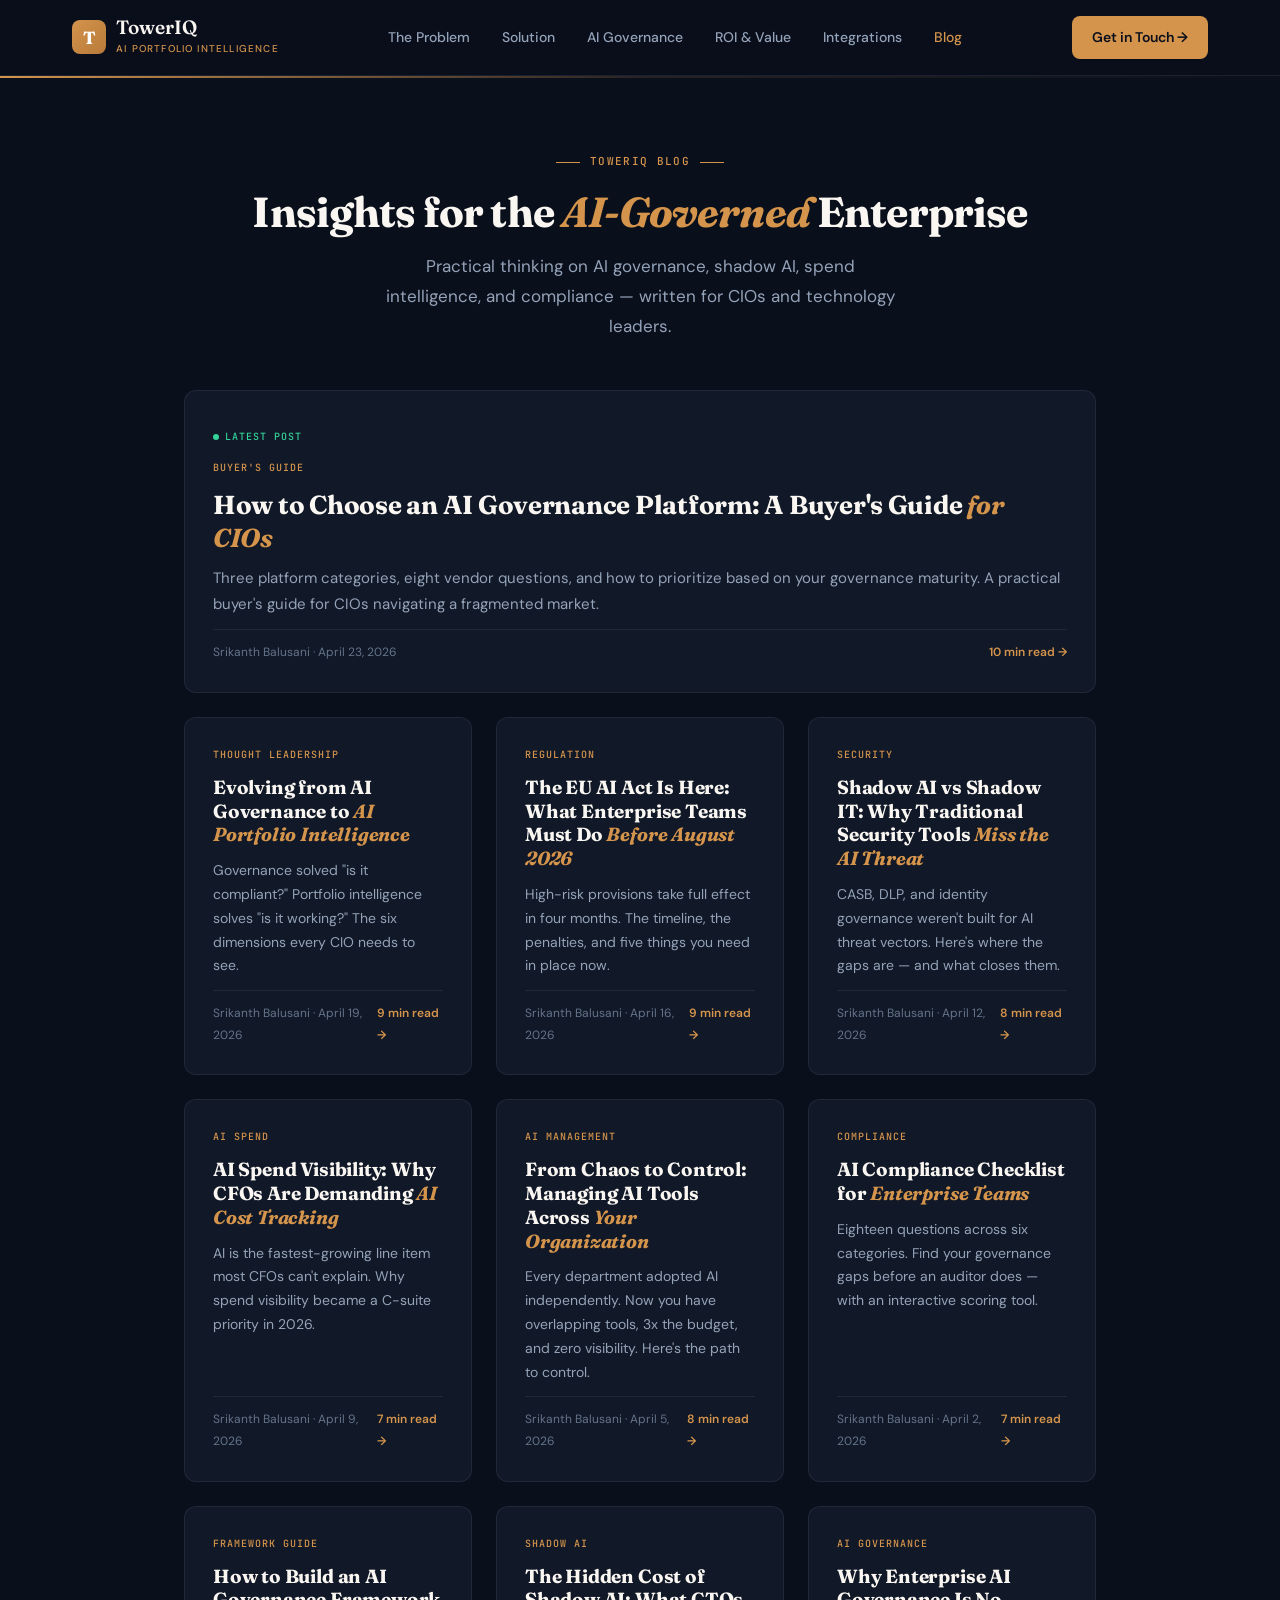
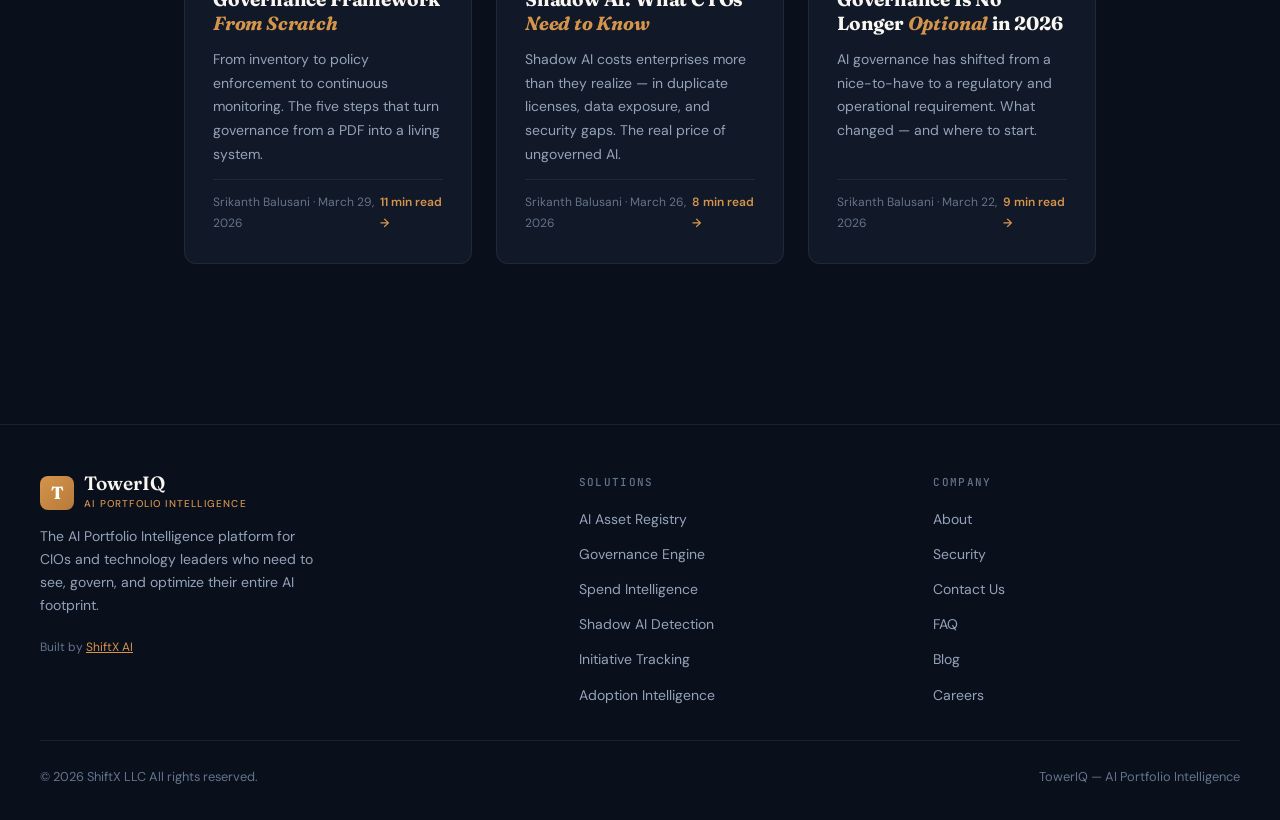
<file: blog/index.html>
<!DOCTYPE html>
<html lang="en">
<head>
<meta charset="UTF-8">
<meta name="viewport" content="width=device-width, initial-scale=1.0">
<title>Blog — TowerIQ AI Portfolio Intelligence</title>
<meta name="description" content="Insights on enterprise AI governance, shadow AI management, spend intelligence, and regulatory compliance from the TowerIQ team.">
<meta name="robots" content="index, follow">
<link rel="canonical" href="https://toweriq.ai/blog/">
<meta property="og:title" content="Blog — TowerIQ">
<meta property="og:description" content="Insights on enterprise AI governance, shadow AI, spend intelligence, and compliance.">
<meta property="og:type" content="website">
<meta property="og:url" content="https://toweriq.ai/blog/">
<meta name="twitter:card" content="summary_large_image">
<link rel="icon" type="image/svg+xml" href="/favicon.svg">
<link rel="preconnect" href="https://fonts.googleapis.com">
<link rel="preconnect" href="https://fonts.gstatic.com" crossorigin>
<link href="https://fonts.googleapis.com/css2?family=DM+Sans:ital,opsz,wght@0,9..40,300;0,9..40,400;0,9..40,500;0,9..40,600;0,9..40,700;1,9..40,400&family=Fraunces:ital,opsz,wght@0,9..144,300;0,9..144,400;0,9..144,600;0,9..144,700;1,9..144,400&family=JetBrains+Mono:wght@400;500&display=swap" rel="stylesheet">
<link rel="stylesheet" href="blog.css">

<script type="application/ld+json">
{"@context":"https://schema.org","@type":"Blog","name":"TowerIQ Blog","url":"https://toweriq.ai/blog/","description":"Insights on enterprise AI governance, shadow AI, spend intelligence, and compliance from the TowerIQ team.","publisher":{"@type":"Organization","name":"TowerIQ","url":"https://toweriq.ai"}}
</script>
</head>
<body>

<!-- ── NAV ── -->
<nav class="blog-nav">
  <div class="nav-inner">
    <a href="../" class="nav-logo">
      <div class="nav-logo-icon">T</div>
      <div class="nav-logo-wrap">
        <span class="nav-logo-text">TowerIQ</span>
        <span class="nav-logo-tagline">AI Portfolio Intelligence</span>
      </div>
    </a>
    <div class="nav-links">
      <a href="../#challenge">The Problem</a>
      <a href="../#platform">Solution</a>
      <a href="../#platform">AI Governance</a>
      <a href="../#roi">ROI &amp; Value</a>
      <a href="../#integrations">Integrations</a>
      <a href="./" class="active">Blog</a>
    </div>
    <div class="nav-cta">
      <a href="../" class="btn-primary">Get in Touch →</a>
    </div>
    <button class="hamburger" id="hamburger-btn" aria-label="Menu" onclick="toggleDrawer()">
      <span></span><span></span><span></span>
    </button>
  </div>
</nav>

<!-- ── MOBILE DRAWER ── -->
<div class="mobile-drawer" id="mobile-drawer">
  <button class="drawer-close" onclick="toggleDrawer()">✕</button>
  <a href="../#challenge" onclick="toggleDrawer()">The Problem</a>
  <a href="../#platform" onclick="toggleDrawer()">Solution</a>
  <a href="../#platform" onclick="toggleDrawer()">AI Governance</a>
  <a href="../#roi" onclick="toggleDrawer()">ROI &amp; Value</a>
  <a href="../#integrations" onclick="toggleDrawer()">Integrations</a>
  <a href="./" onclick="toggleDrawer()">Blog</a>
  <a href="../" class="btn-primary" style="text-align:center;justify-content:center;margin-top:8px">Get in Touch →</a>
</div>

<div class="blog-accent-line"></div>

<!-- ── HERO ── -->
<section class="blog-index-hero">
  <div class="blog-index-eyebrow">TowerIQ Blog</div>
  <h1>Insights for the <em>AI-Governed</em> Enterprise</h1>
  <p>Practical thinking on AI governance, shadow AI, spend intelligence, and compliance — written for CIOs and technology leaders.</p>
</section>

<!-- ── POST GRID ── -->
<div class="blog-grid">

  <!-- POST 10 — Featured (latest) -->
  <a href="choose-ai-governance-platform.html" class="blog-card featured">
    <div class="blog-card-content">
      <div>
        <div class="blog-card-featured-label">Latest Post</div>
        <div class="blog-card-tag" style="margin-top:10px">Buyer's Guide</div>
      </div>
      <div class="blog-card-title">How to Choose an AI Governance Platform: A Buyer's Guide <em>for CIOs</em></div>
      <div class="blog-card-excerpt">Three platform categories, eight vendor questions, and how to prioritize based on your governance maturity. A practical buyer's guide for CIOs navigating a fragmented market.</div>
      <div class="blog-card-meta">
        <span>Srikanth Balusani · April 23, 2026</span>
        <span class="blog-card-read">10 min read →</span>
      </div>
    </div>
  </a>

  <!-- POST 09 -->
  <a href="ai-portfolio-intelligence.html" class="blog-card">
    <div class="blog-card-tag">Thought Leadership</div>
    <div class="blog-card-title">Evolving from AI Governance to <em>AI Portfolio Intelligence</em></div>
    <div class="blog-card-excerpt">Governance solved "is it compliant?" Portfolio intelligence solves "is it working?" The six dimensions every CIO needs to see.</div>
    <div class="blog-card-meta">
      <span>Srikanth Balusani · April 19, 2026</span>
      <span class="blog-card-read">9 min read →</span>
    </div>
  </a>

  <!-- POST 08 -->
  <a href="eu-ai-act-compliance-2026.html" class="blog-card">
    <div class="blog-card-tag">Regulation</div>
    <div class="blog-card-title">The EU AI Act Is Here: What Enterprise Teams Must Do <em>Before August 2026</em></div>
    <div class="blog-card-excerpt">High-risk provisions take full effect in four months. The timeline, the penalties, and five things you need in place now.</div>
    <div class="blog-card-meta">
      <span>Srikanth Balusani · April 16, 2026</span>
      <span class="blog-card-read">9 min read →</span>
    </div>
  </a>

  <!-- POST 07 -->
  <a href="shadow-ai-vs-shadow-it.html" class="blog-card">
    <div class="blog-card-tag">Security</div>
    <div class="blog-card-title">Shadow AI vs Shadow IT: Why Traditional Security Tools <em>Miss the AI Threat</em></div>
    <div class="blog-card-excerpt">CASB, DLP, and identity governance weren't built for AI threat vectors. Here's where the gaps are — and what closes them.</div>
    <div class="blog-card-meta">
      <span>Srikanth Balusani · April 12, 2026</span>
      <span class="blog-card-read">8 min read →</span>
    </div>
  </a>

  <!-- POST 06 -->
  <a href="ai-spend-visibility-cfo.html" class="blog-card">
    <div class="blog-card-tag">AI Spend</div>
    <div class="blog-card-title">AI Spend Visibility: Why CFOs Are Demanding <em>AI Cost Tracking</em></div>
    <div class="blog-card-excerpt">AI is the fastest-growing line item most CFOs can't explain. Why spend visibility became a C-suite priority in 2026.</div>
    <div class="blog-card-meta">
      <span>Srikanth Balusani · April 9, 2026</span>
      <span class="blog-card-read">7 min read →</span>
    </div>
  </a>

  <!-- POST 05 -->
  <a href="managing-ai-tools-enterprise.html" class="blog-card">
    <div class="blog-card-tag">AI Management</div>
    <div class="blog-card-title">From Chaos to Control: Managing AI Tools Across <em>Your Organization</em></div>
    <div class="blog-card-excerpt">Every department adopted AI independently. Now you have overlapping tools, 3x the budget, and zero visibility. Here's the path to control.</div>
    <div class="blog-card-meta">
      <span>Srikanth Balusani · April 5, 2026</span>
      <span class="blog-card-read">8 min read →</span>
    </div>
  </a>

  <!-- POST 04 -->
  <a href="ai-compliance-checklist.html" class="blog-card">
    <div class="blog-card-tag">Compliance</div>
    <div class="blog-card-title">AI Compliance Checklist for <em>Enterprise Teams</em></div>
    <div class="blog-card-excerpt">Eighteen questions across six categories. Find your governance gaps before an auditor does — with an interactive scoring tool.</div>
    <div class="blog-card-meta">
      <span>Srikanth Balusani · April 2, 2026</span>
      <span class="blog-card-read">7 min read →</span>
    </div>
  </a>

  <!-- POST 03 -->
  <a href="ai-governance-framework-guide.html" class="blog-card">
    <div class="blog-card-tag">Framework Guide</div>
    <div class="blog-card-title">How to Build an AI Governance Framework <em>From Scratch</em></div>
    <div class="blog-card-excerpt">From inventory to policy enforcement to continuous monitoring. The five steps that turn governance from a PDF into a living system.</div>
    <div class="blog-card-meta">
      <span>Srikanth Balusani · March 29, 2026</span>
      <span class="blog-card-read">11 min read →</span>
    </div>
  </a>

  <!-- POST 02 -->
  <a href="hidden-cost-shadow-ai.html" class="blog-card">
    <div class="blog-card-tag">Shadow AI</div>
    <div class="blog-card-title">The Hidden Cost of Shadow AI: What CTOs <em>Need to Know</em></div>
    <div class="blog-card-excerpt">Shadow AI costs enterprises more than they realize — in duplicate licenses, data exposure, and security gaps. The real price of ungoverned AI.</div>
    <div class="blog-card-meta">
      <span>Srikanth Balusani · March 26, 2026</span>
      <span class="blog-card-read">8 min read →</span>
    </div>
  </a>

  <!-- POST 01 -->
  <a href="enterprise-ai-governance-2026.html" class="blog-card">
    <div class="blog-card-tag">AI Governance</div>
    <div class="blog-card-title">Why Enterprise AI Governance Is No Longer <em>Optional</em> in 2026</div>
    <div class="blog-card-excerpt">AI governance has shifted from a nice-to-have to a regulatory and operational requirement. What changed — and where to start.</div>
    <div class="blog-card-meta">
      <span>Srikanth Balusani · March 22, 2026</span>
      <span class="blog-card-read">9 min read →</span>
    </div>
  </a>

</div>

<!-- ── FOOTER ── -->
<footer class="blog-footer">
  <div class="footer-inner">
    <div>
      <a href="../" class="nav-logo" style="text-decoration:none">
        <div class="nav-logo-icon">T</div>
        <div class="nav-logo-wrap">
          <span class="nav-logo-text">TowerIQ</span>
          <span class="nav-logo-tagline">AI Portfolio Intelligence</span>
        </div>
      </a>
      <p class="footer-brand-tagline">The AI Portfolio Intelligence platform for CIOs and technology leaders who need to see, govern, and optimize their entire AI footprint.</p>
      <div style="margin-top:1.25rem;font-size:0.75rem;color:var(--slate-dim)">Built by <a href="https://shiftx.ai/" target="_blank" rel="noopener" style="color:var(--copper)">ShiftX AI</a></div>
    </div>
    <div>
      <div class="footer-col-title">Solutions</div>
      <div class="footer-links">
        <a href="../#platform">AI Asset Registry</a>
        <a href="../#platform">Governance Engine</a>
        <a href="../#platform">Spend Intelligence</a>
        <a href="../#platform">Shadow AI Detection</a>
        <a href="../#platform">Initiative Tracking</a>
        <a href="../#platform">Adoption Intelligence</a>
      </div>
    </div>
    <div>
      <div class="footer-col-title">Company</div>
      <div class="footer-links">
        <a href="../">About</a>
        <a href="../#security">Security</a>
        <a href="mailto:contact@toweriq.ai">Contact Us</a>
        <a href="../#faq">FAQ</a>
        <a href="./">Blog</a>
        <a href="../careers/">Careers</a>
      </div>
    </div>
  </div>
  <div class="footer-bottom">
    <div>© 2026 ShiftX LLC All rights reserved.</div>
    <div>TowerIQ — AI Portfolio Intelligence</div>
  </div>
</footer>

<script>
function toggleDrawer() {
  const d = document.getElementById('mobile-drawer');
  d.classList.toggle('open');
}
</script>
</body>
</html>
</file>
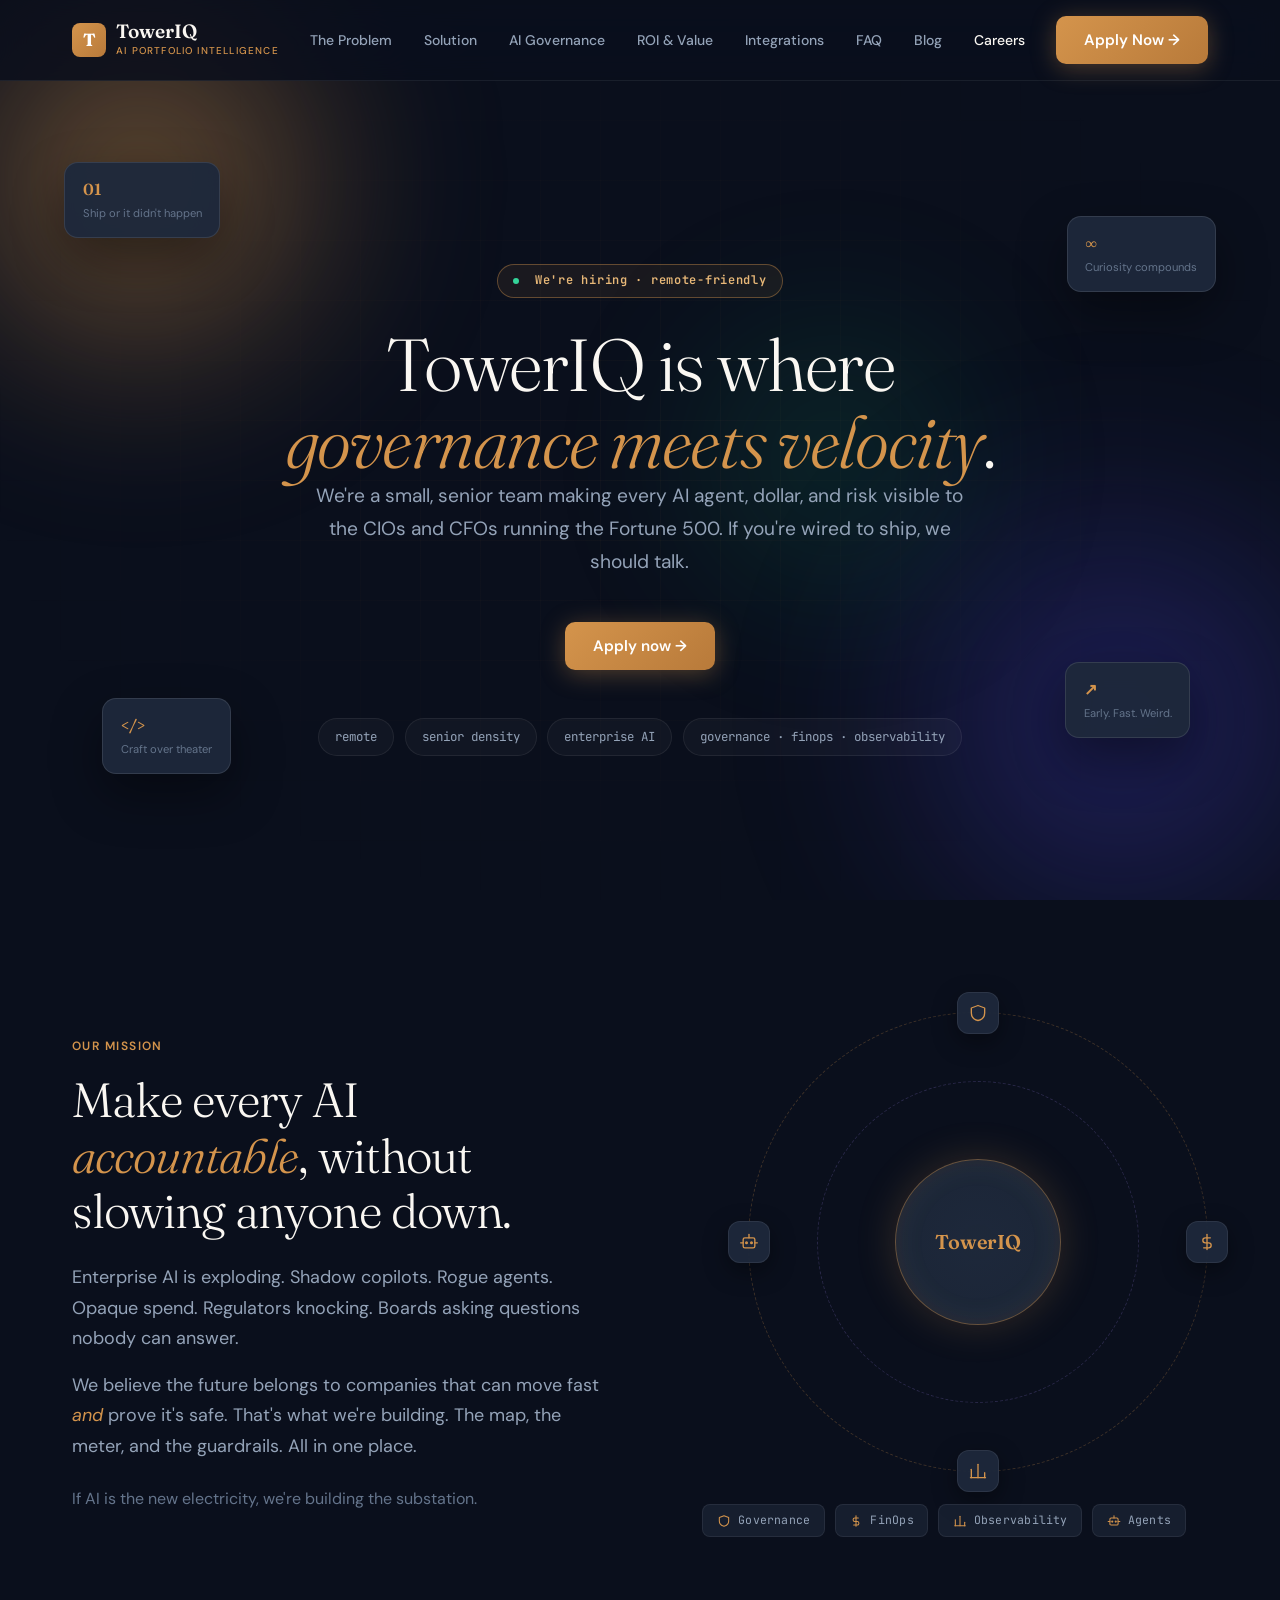
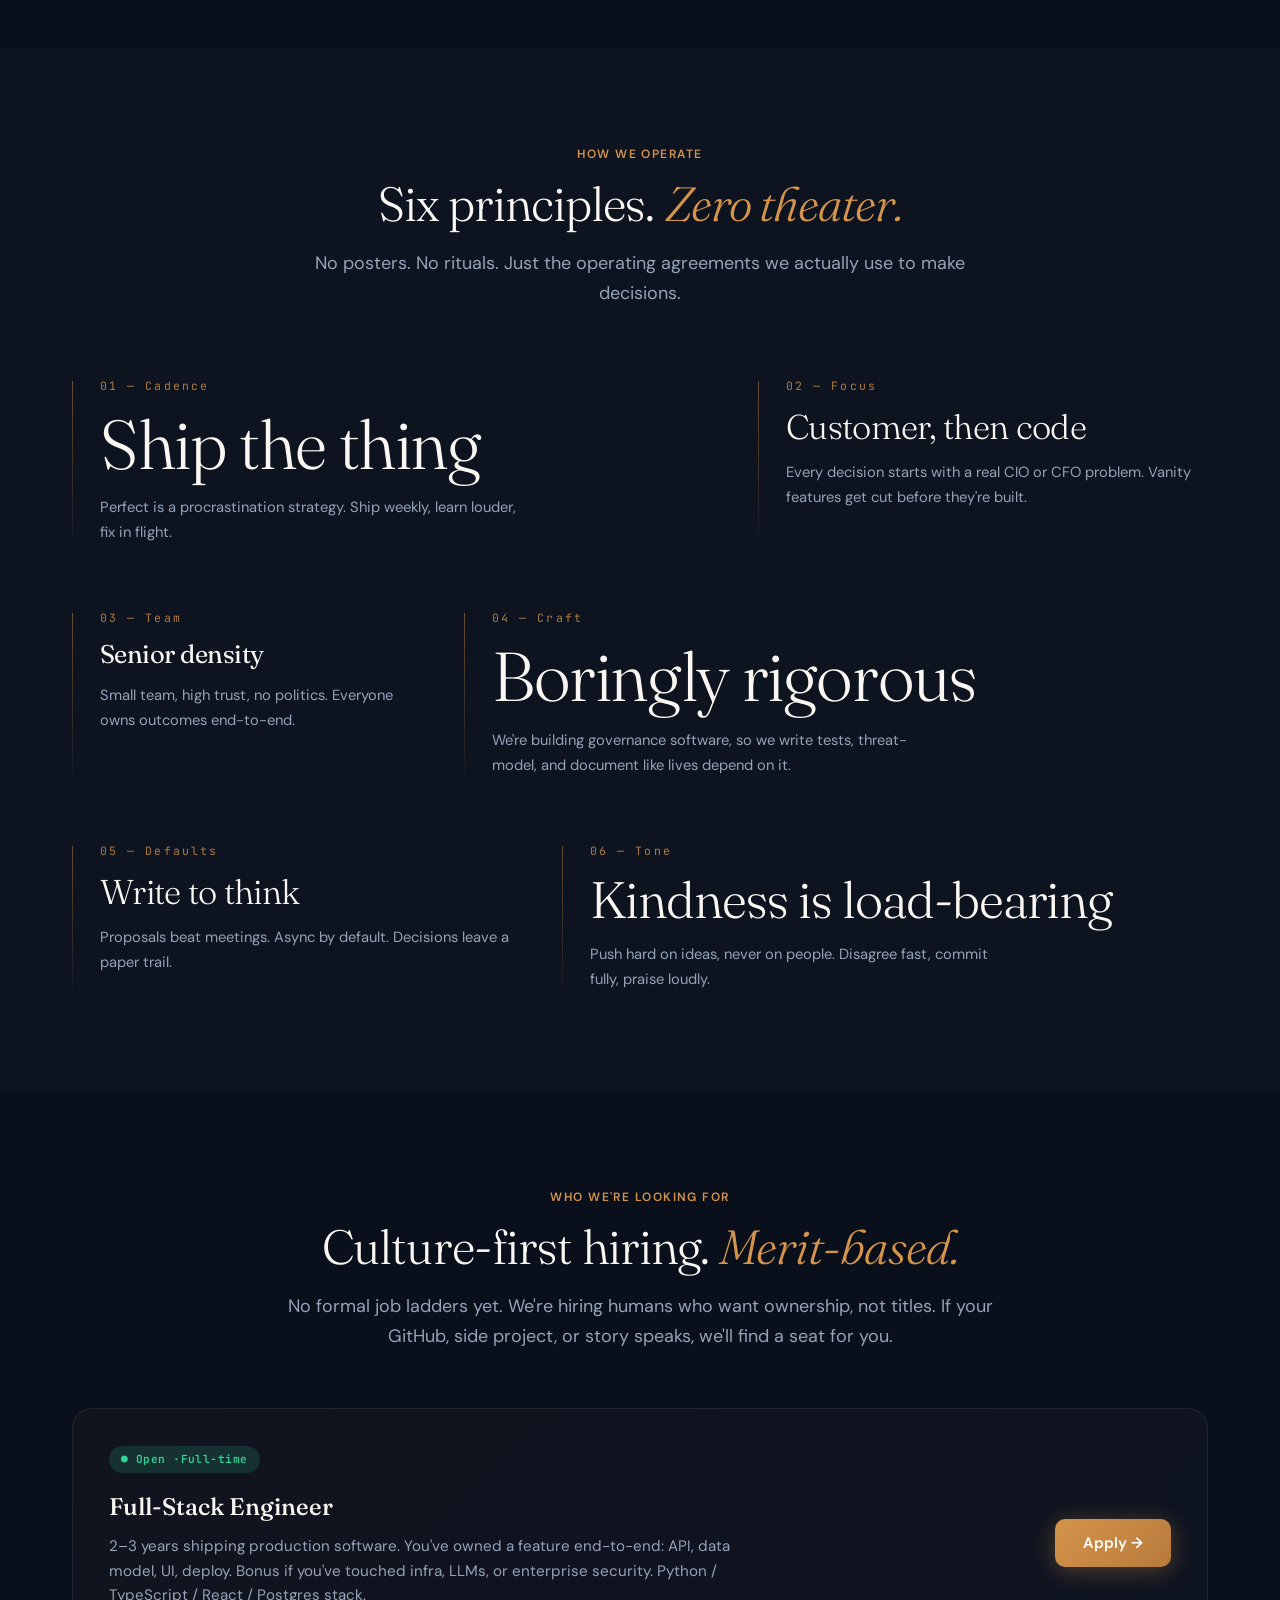
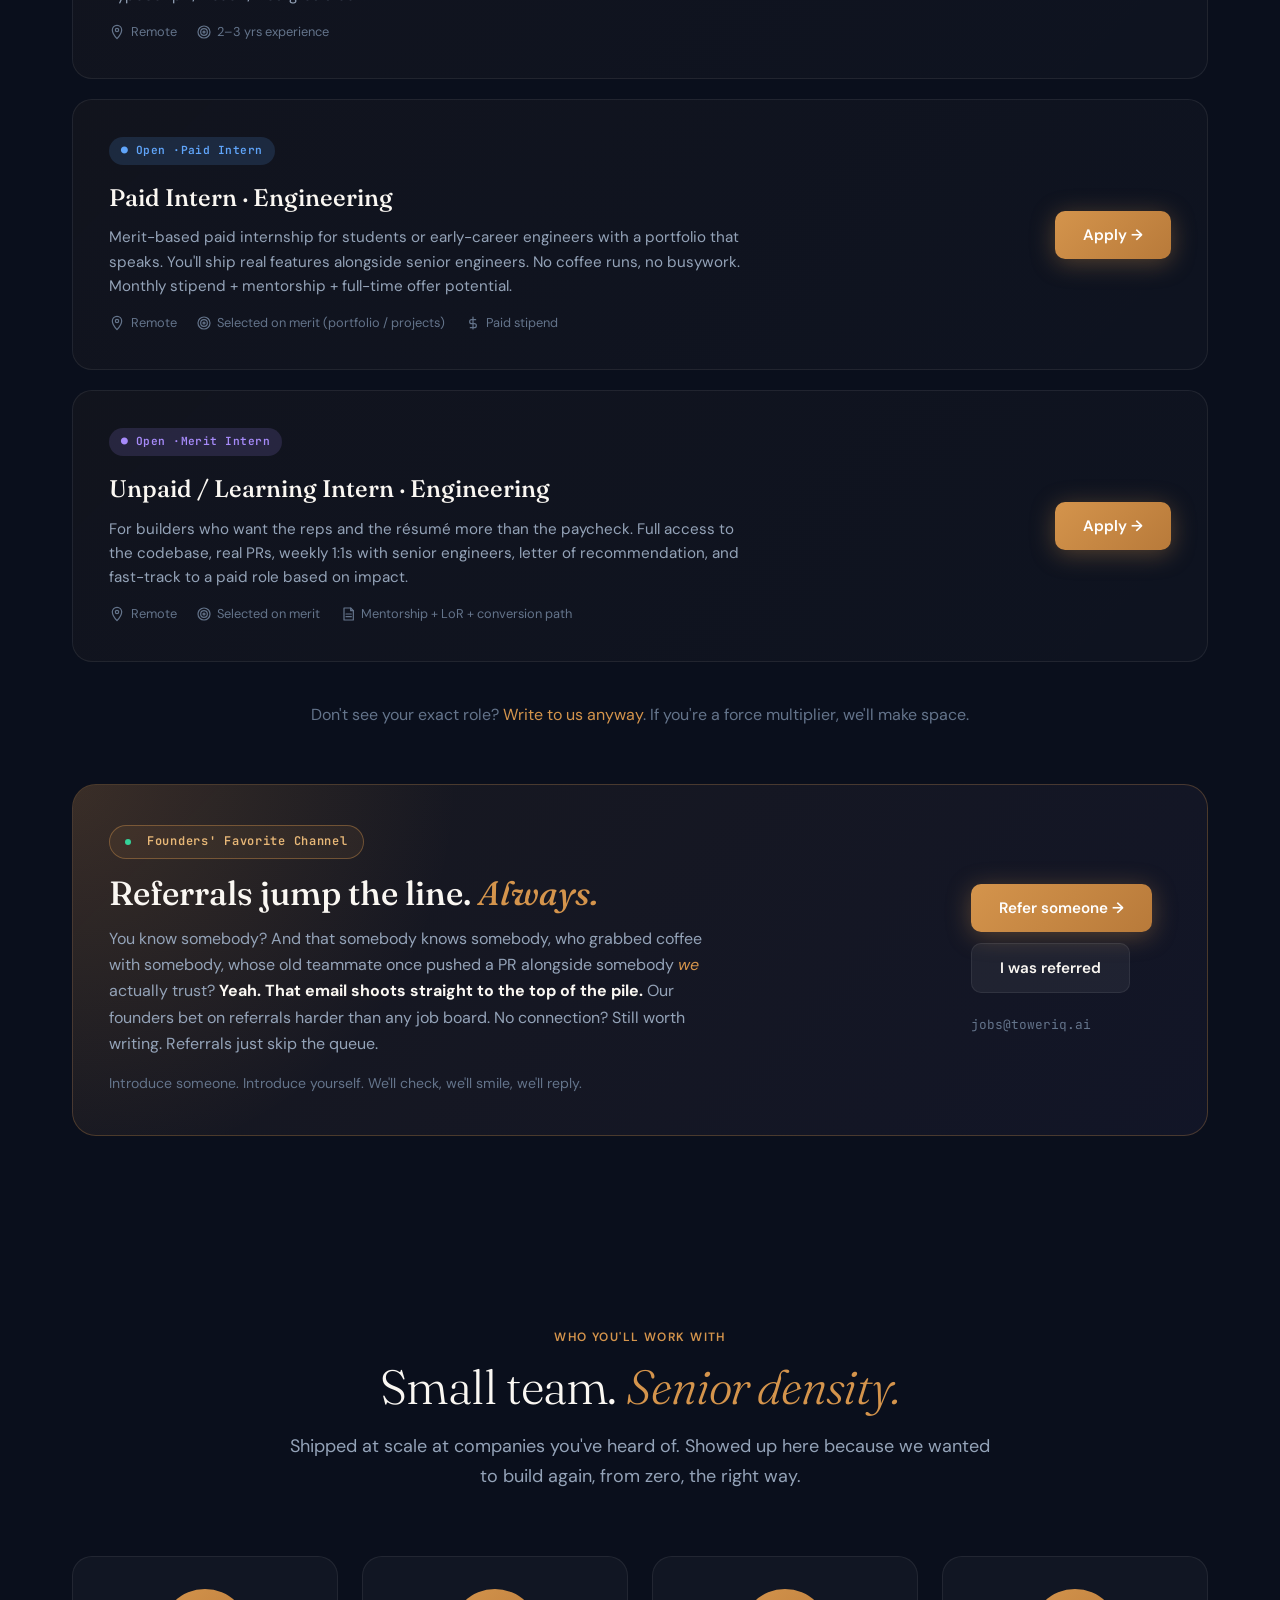
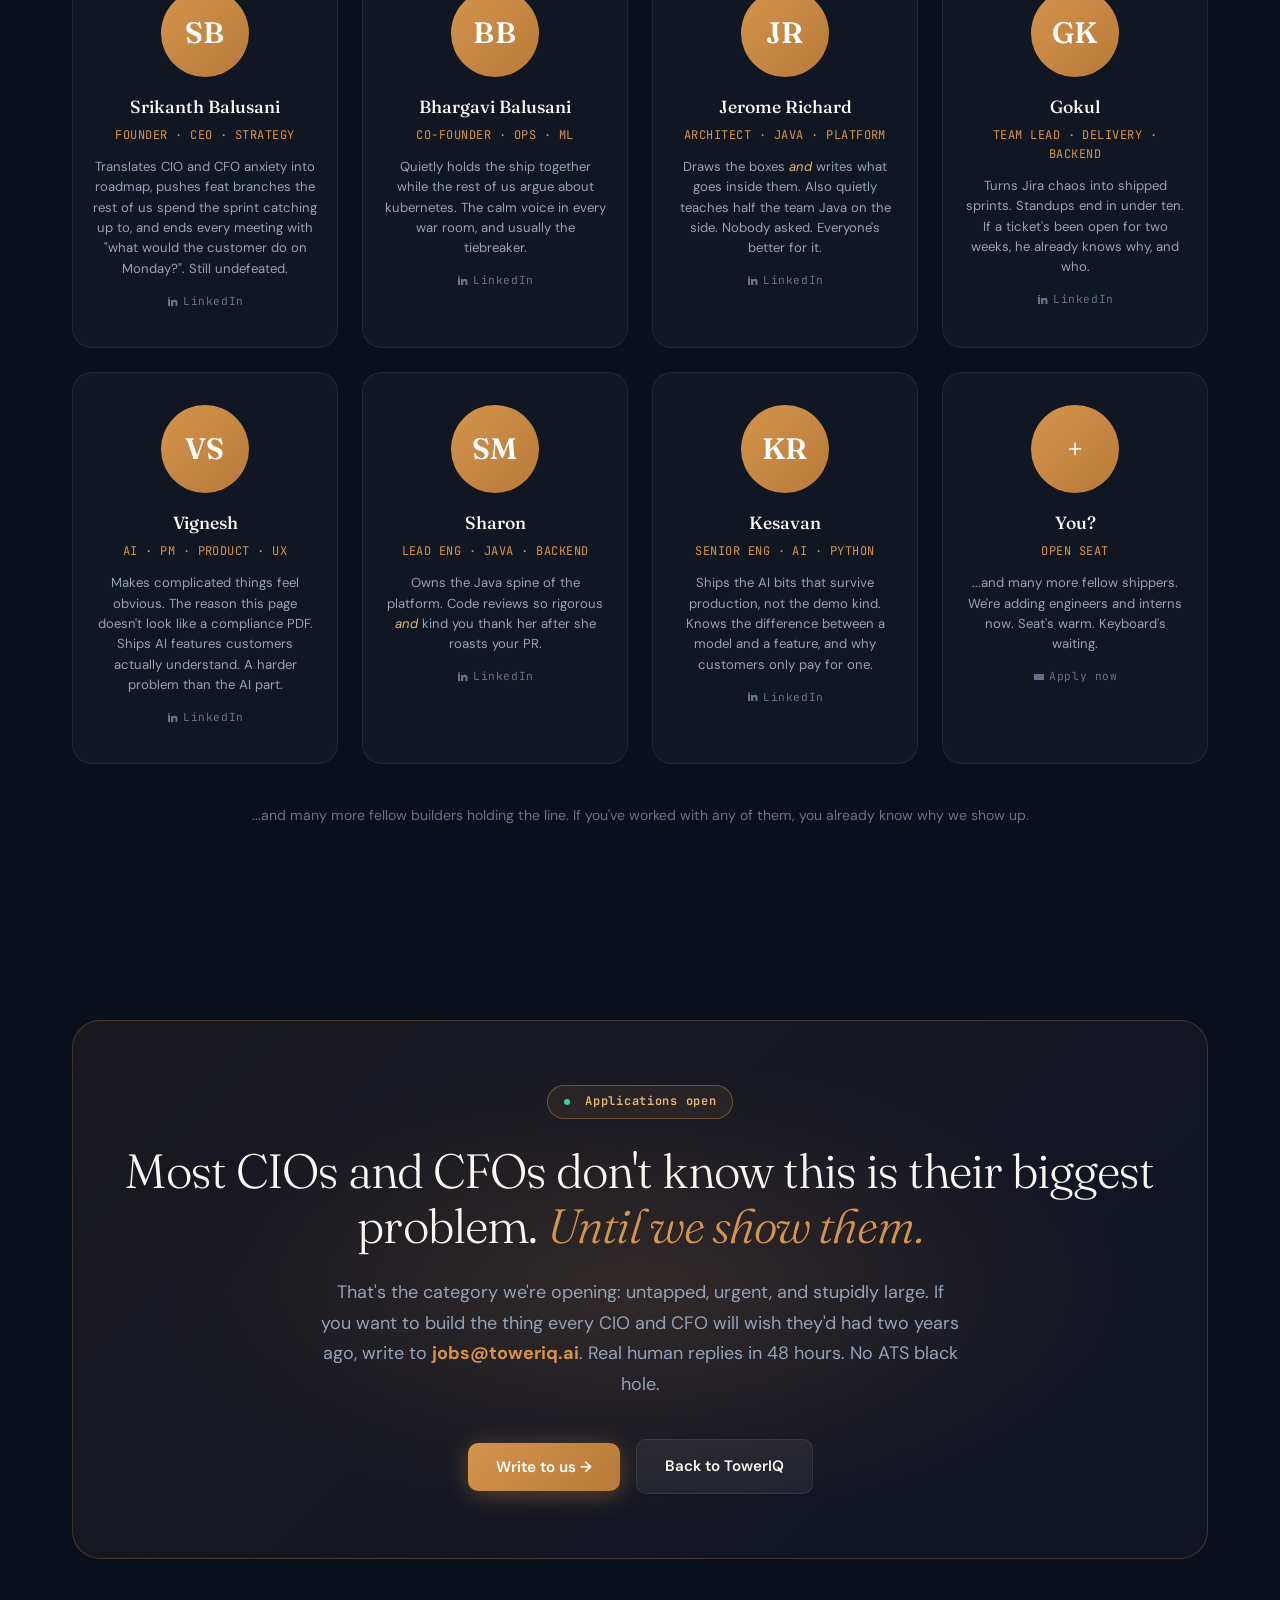
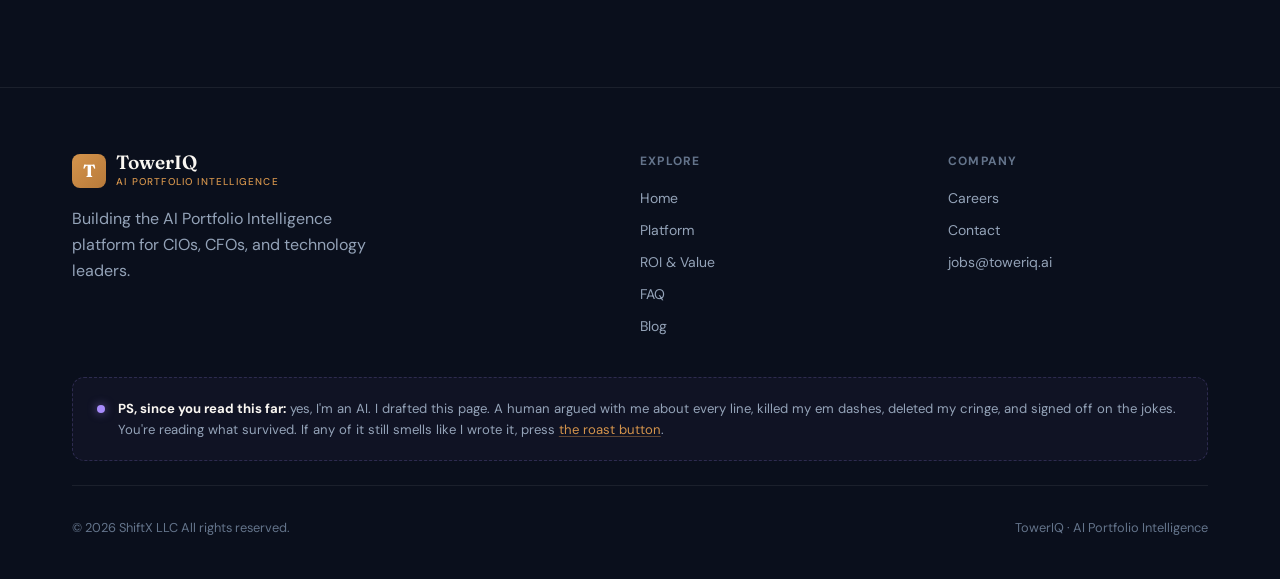
<file: careers/index.html>
<!DOCTYPE html>
<html lang="en">
<head>
<meta charset="UTF-8" />
<meta name="viewport" content="width=device-width, initial-scale=1.0" />
<title>Careers · TowerIQ · Build the nervous system of enterprise AI</title>

<link rel="icon" type="image/svg+xml" href="/favicon.svg">

<meta name="description" content="Join TowerIQ. We're building the AI Portfolio Intelligence platform for CIOs and CFOs. Engineering, design, and merit-based internships. Remote-friendly." />
<meta name="robots" content="index, follow" />
<meta name="theme-color" content="#0A0F1C" />

<meta property="og:type" content="website" />
<meta property="og:url" content="https://toweriq.ai/careers/" />
<meta property="og:title" content="Careers · TowerIQ" />
<meta property="og:description" content="Build the nervous system of enterprise AI with us." />
<meta property="og:image" content="https://toweriq.ai/og-image.png" />
<link rel="canonical" href="https://toweriq.ai/careers/" />

<link rel="preconnect" href="https://fonts.googleapis.com" />
<link rel="preconnect" href="https://fonts.gstatic.com" crossorigin />
<link href="https://fonts.googleapis.com/css2?family=Fraunces:ital,wght@0,300;0,400;0,600;0,700;1,300;1,400&family=DM+Sans:wght@400;500;600;700&family=JetBrains+Mono:wght@400;500&display=swap" rel="stylesheet" />

<style>
  *,*::before,*::after{box-sizing:border-box;margin:0;padding:0}
  :root{
    --navy:#0A0F1C; --navy-mid:#111827; --navy-light:#1a2332; --navy-surface:#1E293B;
    --copper:#D4944C; --copper-light:#E8B878; --copper-dim:rgba(212,148,76,0.15);
    --cream:#FAF7F2; --slate:#94A3B8; --slate-dim:#64748B;
    --emerald:#34D399; --amber:#FBBF24; --red:#F87171; --blue:#60A5FA; --violet:#A78BFA;
    --border:rgba(255,255,255,0.07); --card-bg:rgba(255,255,255,0.03);
    --font-display:'Fraunces',Georgia,serif;
    --font-body:'DM Sans',system-ui,sans-serif;
    --font-mono:'JetBrains Mono',monospace;
  }
  html{scroll-behavior:smooth;overflow-x:hidden;max-width:100vw}
  section[id]{scroll-margin-top:80px}
  body{background:var(--navy);color:var(--cream);font-family:var(--font-body);font-size:16px;line-height:1.6;-webkit-font-smoothing:antialiased;overflow-x:hidden}
  a{color:inherit;text-decoration:none}
  img{display:block;max-width:100%}
  .container{max-width:1200px;margin:0 auto;padding:0 2rem}
  .section{padding:6rem 0;position:relative}

  /* typography */
  .display-xl{font-family:var(--font-display);font-size:clamp(2.6rem,5.8vw,4.6rem);font-weight:300;line-height:1.05;letter-spacing:-0.02em}
  .display-lg{font-family:var(--font-display);font-size:clamp(2rem,4vw,3rem);font-weight:300;line-height:1.15;letter-spacing:-0.02em}
  .display-md{font-family:var(--font-display);font-size:clamp(1.5rem,2.8vw,2.1rem);font-weight:400;line-height:1.2}
  .copper{color:var(--copper)} .emerald{color:var(--emerald)}
  em.copper-em{font-style:italic;color:var(--copper)}
  .body-lg{font-size:1.125rem;line-height:1.7;color:var(--slate)}
  .body-md{font-size:1rem;line-height:1.65;color:var(--slate)}
  .label{font-size:0.75rem;font-weight:600;letter-spacing:0.12em;text-transform:uppercase;color:var(--copper)}
  .mono{font-family:var(--font-mono);font-size:0.8rem}

  /* nav */
  nav{position:fixed;top:0;left:0;right:0;z-index:100;backdrop-filter:blur(20px) saturate(160%);background:rgba(10,15,28,0.85);border-bottom:1px solid var(--border)}
  .nav-inner{display:flex;align-items:center;justify-content:space-between;padding:1rem 2rem;max-width:1200px;margin:0 auto}
  .nav-logo{display:flex;align-items:center;gap:0.625rem}
  .nav-logo-icon{width:34px;height:34px;border-radius:8px;background:linear-gradient(135deg,var(--copper) 0%,#B87A3A 100%);display:flex;align-items:center;justify-content:center;font-family:var(--font-display);font-weight:700;font-size:1.1rem;color:#fff}
  .nav-logo-wrap{display:flex;flex-direction:column}
  .nav-logo-text{font-family:var(--font-display);font-weight:600;font-size:1.2rem;color:var(--cream);line-height:1.05}
  .nav-logo-tagline{font-family:var(--font-body);font-size:0.62rem;font-weight:500;letter-spacing:0.12em;text-transform:uppercase;color:var(--copper);margin-top:2px}
  .nav-links{display:flex;align-items:center;gap:2rem}
  .nav-links a{font-size:0.875rem;font-weight:500;color:var(--slate);transition:color 0.2s}
  .nav-links a:hover{color:var(--cream)}
  .nav-links a.active{color:var(--cream)}

  /* buttons */
  .btn{display:inline-flex;align-items:center;gap:0.5rem;padding:0.875rem 1.75rem;border-radius:10px;font-family:var(--font-body);font-size:0.95rem;font-weight:600;cursor:pointer;border:none;transition:all 0.2s;white-space:nowrap}
  .btn-primary{background:linear-gradient(135deg,var(--copper) 0%,#B87A3A 100%);color:#fff;box-shadow:0 4px 24px rgba(212,148,76,0.35)}
  .btn-primary:hover{transform:translateY(-1px);box-shadow:0 8px 32px rgba(212,148,76,0.45)}
  .btn-secondary{background:rgba(255,255,255,0.06);border:1px solid var(--border);color:var(--cream)}
  .btn-secondary:hover{background:rgba(255,255,255,0.1)}
  .btn-group{display:flex;gap:1rem;align-items:center;flex-wrap:wrap}

  /* badge */
  .badge{display:inline-flex;align-items:center;gap:0.5rem;padding:0.4rem 0.95rem;border-radius:100px;border:1px solid rgba(212,148,76,0.4);background:rgba(212,148,76,0.08);font-size:0.75rem;font-weight:600;font-family:var(--font-mono);color:var(--copper-light);letter-spacing:0.06em}
  .badge .dot{width:6px;height:6px;border-radius:50%;background:var(--emerald);animation:pulse-glow 2s infinite}
  @keyframes pulse-glow{0%,100%{box-shadow:0 0 0 0 rgba(52,211,153,0.7)}50%{box-shadow:0 0 0 6px rgba(52,211,153,0)}}

  /* ── HERO ── */
  .hero{min-height:100vh;display:flex;align-items:center;padding-top:120px;position:relative;overflow:hidden}
  .hero-bg{position:absolute;inset:0;pointer-events:none;z-index:0}
  .hero-orb{position:absolute;border-radius:50%;filter:blur(80px);opacity:0.55;will-change:transform}
  .orb-1{width:520px;height:520px;top:-80px;left:-120px;background:radial-gradient(circle,var(--copper) 0%,transparent 70%);animation:orb-drift 18s ease-in-out infinite}
  .orb-2{width:600px;height:600px;bottom:-120px;right:-140px;background:radial-gradient(circle,#4F46E5 0%,transparent 70%);opacity:0.35;animation:orb-drift 22s ease-in-out infinite reverse}
  .orb-3{width:380px;height:380px;top:30%;right:20%;background:radial-gradient(circle,#10B981 0%,transparent 70%);opacity:0.2;animation:orb-drift 26s ease-in-out infinite}
  @keyframes orb-drift{0%,100%{transform:translate(0,0) scale(1)}33%{transform:translate(60px,-40px) scale(1.08)}66%{transform:translate(-40px,50px) scale(0.96)}}
  .hero-grid-bg{position:absolute;inset:0;background-image:linear-gradient(rgba(212,148,76,0.04) 1px,transparent 1px),linear-gradient(90deg,rgba(212,148,76,0.04) 1px,transparent 1px);background-size:60px 60px;mask-image:radial-gradient(ellipse at center,black 0%,transparent 75%);-webkit-mask-image:radial-gradient(ellipse at center,black 0%,transparent 75%)}

  .hero-inner{position:relative;z-index:1;text-align:center;max-width:920px;margin:0 auto}
  .hero-eyebrow{margin-bottom:1.75rem;display:flex;justify-content:center}
  .hero-headline{margin-bottom:1.75rem}
  .hero-sub{font-size:1.2rem;line-height:1.7;color:var(--slate);max-width:680px;margin:0 auto 2.75rem}
  .hero-chips{display:flex;flex-wrap:wrap;gap:0.65rem;justify-content:center;margin-top:3rem}
  .chip{padding:0.5rem 1rem;border-radius:100px;border:1px solid var(--border);background:var(--card-bg);font-size:0.78rem;color:var(--slate);font-family:var(--font-mono);transition:all 0.25s;cursor:pointer;user-select:none}
  .chip:hover{border-color:var(--copper);color:var(--copper-light);background:rgba(212,148,76,0.06);transform:translateY(-2px)}
  .chip:active{transform:translateY(0)}
  .mission-caption{margin-top:2rem;display:flex;flex-wrap:wrap;gap:0.6rem;justify-content:center}
  .mission-tag{display:inline-flex;align-items:center;gap:0.45rem;padding:0.4rem 0.85rem;border-radius:8px;background:rgba(30,41,59,0.6);border:1px solid var(--border);font-size:0.72rem;font-family:var(--font-mono);color:var(--slate);letter-spacing:0.02em}
  .mission-tag svg{width:14px;height:14px;stroke:var(--copper);fill:none;stroke-width:1.8;stroke-linecap:round;stroke-linejoin:round}
  .toast{position:fixed;bottom:2rem;left:50%;transform:translateX(-50%) translateY(120px);background:rgba(15,23,42,0.98);border:1px solid var(--copper);color:var(--cream);padding:1rem 1.35rem;border-radius:14px;font-size:0.88rem;line-height:1.5;box-shadow:0 20px 60px rgba(0,0,0,0.6),0 0 40px rgba(212,148,76,0.15);max-width:460px;text-align:left;z-index:2000;opacity:0;transition:transform 0.4s cubic-bezier(0.4,0,0.2,1),opacity 0.3s;pointer-events:none;backdrop-filter:blur(12px)}
  .toast.show{opacity:1;transform:translateX(-50%) translateY(0)}
  .toast strong{color:var(--copper);font-weight:600}
  .toast .hi{color:#FACC15;font-weight:600}

  /* floating cards around hero */
  .hero-float{position:absolute;background:rgba(30,41,59,0.95);border:1px solid rgba(255,255,255,0.1);border-radius:14px;padding:0.9rem 1.1rem;font-size:0.78rem;z-index:1;backdrop-filter:blur(12px);box-shadow:0 20px 50px rgba(0,0,0,0.4)}
  .hf-1{top:18%;left:5%;animation:float 5s ease-in-out infinite}
  .hf-2{top:24%;right:5%;animation:float 6s ease-in-out infinite 0.8s}
  .hf-3{bottom:14%;left:8%;animation:float 5.5s ease-in-out infinite 1.4s}
  .hf-4{bottom:18%;right:7%;animation:float 7s ease-in-out infinite 0.4s}
  @keyframes float{0%,100%{transform:translateY(0)}50%{transform:translateY(-10px)}}
  .hf-title{font-family:var(--font-display);font-size:1rem;color:var(--copper);font-weight:600}
  .hf-label{font-size:0.7rem;color:var(--slate-dim);margin-top:2px}

  /* ── MISSION ── */
  .mission{padding:7rem 0;position:relative}
  .mission-grid{display:grid;grid-template-columns:1fr 1fr;gap:5rem;align-items:center}
  .mission-visual{position:relative;aspect-ratio:1/1;max-width:460px;margin-left:auto}
  .mission-orbit{position:absolute;inset:0;border-radius:50%;border:1px dashed rgba(212,148,76,0.25);animation:spin 40s linear infinite}
  .mission-orbit.inner{inset:15%;animation:spin 26s linear infinite reverse;border-color:rgba(167,139,250,0.2)}
  .mission-orbit.core{inset:32%;animation:none;border:1px solid rgba(212,148,76,0.4);background:radial-gradient(circle,rgba(30,41,59,0.98) 0%,rgba(30,41,59,0.92) 65%,rgba(212,148,76,0.15) 100%);display:flex;align-items:center;justify-content:center;font-family:var(--font-display);font-size:1.25rem;color:var(--copper);font-weight:600;z-index:2;box-shadow:0 0 40px rgba(212,148,76,0.2),inset 0 0 30px rgba(212,148,76,0.08);letter-spacing:-0.01em}
  @keyframes spin{to{transform:rotate(360deg)}}
  @keyframes counter-spin{to{transform:rotate(-360deg)}}
  .orbit-spin{position:absolute;inset:0;animation:spin 32s linear infinite;z-index:1}
  .orbit-node{position:absolute;width:42px;height:42px;border-radius:12px;background:rgba(30,41,59,0.95);border:1px solid var(--border);display:flex;align-items:center;justify-content:center;color:var(--copper);box-shadow:0 8px 24px rgba(0,0,0,0.4);z-index:1}
  .orbit-node svg{width:20px;height:20px;stroke:currentColor;fill:none;stroke-width:1.6;stroke-linecap:round;stroke-linejoin:round;animation:counter-spin 32s linear infinite}
  .ico{width:16px;height:16px;stroke:currentColor;fill:none;stroke-width:1.8;stroke-linecap:round;stroke-linejoin:round;flex-shrink:0}
  .ico-lg{width:22px;height:22px;stroke:currentColor;fill:none;stroke-width:1.6;stroke-linecap:round;stroke-linejoin:round}
  .benefit-icon svg{width:22px;height:22px;stroke:var(--copper);fill:none;stroke-width:1.6;stroke-linecap:round;stroke-linejoin:round}
  .on-1{top:-20px;left:50%;transform:translateX(-50%)}
  .on-2{top:50%;right:-20px;transform:translateY(-50%)}
  .on-3{bottom:-20px;left:50%;transform:translateX(-50%)}
  .on-4{top:50%;left:-20px;transform:translateY(-50%)}

  /* ── VALUES ── */
  .values-head{text-align:center;max-width:720px;margin:0 auto 4rem}
  /* Principles masonry — oversized titles, thin copper hairline, no card chrome */
  .principles-masonry{display:grid;grid-template-columns:repeat(12,1fr);gap:3.5rem 2.5rem;margin-top:1rem}
  .principle{position:relative;padding:0.25rem 0 0.25rem 1.75rem;cursor:default}
  .principle::before{content:'';position:absolute;left:0;top:0.5rem;bottom:0.5rem;width:1px;background:linear-gradient(180deg,rgba(212,148,76,0.45),rgba(212,148,76,0.05));transition:background 0.35s}
  .principle:hover::before{background:linear-gradient(180deg,var(--copper),rgba(212,148,76,0.2))}
  .principle-num{font-family:var(--font-mono);font-size:0.72rem;letter-spacing:0.18em;color:var(--copper);opacity:0.8;margin-bottom:0.85rem;display:block}
  .principle-title{font-family:var(--font-display);font-weight:300;line-height:1.02;letter-spacing:-0.02em;color:var(--cream);margin-bottom:1rem;transition:color 0.35s}
  .principle:hover .principle-title{color:var(--copper-light)}
  .principle-body{font-size:0.92rem;line-height:1.7;color:var(--slate);max-width:42ch}
  .principle.sz-xl .principle-title{font-size:clamp(2.4rem,5.4vw,4.4rem)}
  .principle.sz-lg .principle-title{font-size:clamp(2rem,4.2vw,3.2rem)}
  .principle.sz-md .principle-title{font-size:clamp(1.55rem,3vw,2.15rem)}
  .principle.sz-sm .principle-title{font-size:clamp(1.25rem,2.3vw,1.6rem);font-weight:400}
  .principle.span-8{grid-column:span 8}
  .principle.span-7{grid-column:span 7}
  .principle.span-5{grid-column:span 5}
  .principle.span-4{grid-column:span 4}

  /* ── ROLES ── */
  .roles-head{text-align:center;max-width:760px;margin:0 auto 3.5rem}
  .role-card{background:linear-gradient(135deg,rgba(212,148,76,0.04) 0%,rgba(255,255,255,0.02) 100%);border:1px solid var(--border);border-radius:20px;padding:2.25rem;margin-bottom:1.25rem;display:grid;grid-template-columns:1fr auto;gap:2rem;align-items:center;transition:all 0.3s}
  .role-card:hover{border-color:rgba(212,148,76,0.35);transform:translateX(4px)}
  .role-tag{display:inline-flex;align-items:center;gap:0.45rem;padding:0.3rem 0.75rem;border-radius:100px;font-size:0.7rem;font-weight:600;font-family:var(--font-mono);letter-spacing:0.04em;margin-bottom:0.9rem}
  .rt-hire{background:rgba(52,211,153,0.15);color:var(--emerald)}
  .rt-intern{background:rgba(96,165,250,0.15);color:var(--blue)}
  .rt-free{background:rgba(167,139,250,0.15);color:var(--violet)}
  .role-title{font-family:var(--font-display);font-size:1.5rem;font-weight:500;color:var(--cream);margin-bottom:0.5rem}
  .role-desc{font-size:0.95rem;color:var(--slate);line-height:1.6;margin-bottom:0.9rem;max-width:640px}
  .role-meta{display:flex;gap:1.2rem;flex-wrap:wrap;font-size:0.8rem;color:var(--slate-dim)}
  .role-meta span{display:inline-flex;align-items:center;gap:0.35rem}

  /* ── REFERRAL ── */
  .referral{margin-top:3.5rem;background:linear-gradient(135deg,rgba(212,148,76,0.07) 0%,rgba(167,139,250,0.05) 100%);border:1px solid rgba(212,148,76,0.28);border-radius:24px;padding:2.5rem 2.25rem;display:grid;grid-template-columns:1fr auto;gap:2.5rem;align-items:center;position:relative;overflow:hidden}
  .referral::before{content:'';position:absolute;inset:-1px;background:radial-gradient(700px circle at 0% 0%,rgba(212,148,76,0.18),transparent 55%);pointer-events:none}
  .referral-left{position:relative;z-index:1}
  .referral-right{position:relative;z-index:1;display:flex;flex-direction:column;gap:0.65rem;align-items:flex-start;min-width:200px}
  @media (max-width:820px){ .referral{grid-template-columns:1fr;padding:2rem 1.5rem} .referral-right{align-items:stretch} .referral-right .btn{justify-content:center} }

  /* ── BENEFITS ── */
  .benefits-grid{display:grid;grid-template-columns:repeat(4,1fr);gap:1.25rem;margin-top:3rem}
  .benefit{background:var(--card-bg);border:1px solid var(--border);border-radius:16px;padding:1.75rem;transition:all 0.3s}
  .benefit:hover{border-color:rgba(212,148,76,0.3);transform:translateY(-3px)}
  .benefit-icon{width:44px;height:44px;border-radius:12px;background:rgba(212,148,76,0.1);border:1px solid rgba(212,148,76,0.25);display:flex;align-items:center;justify-content:center;font-size:1.2rem;margin-bottom:1rem}
  .benefit-title{font-family:var(--font-display);font-size:1.1rem;font-weight:500;color:var(--cream);margin-bottom:0.4rem}
  .benefit-body{font-size:0.85rem;color:var(--slate);line-height:1.55}

  /* ── TEAM ── */
  .team-grid{display:grid;grid-template-columns:repeat(4,1fr);gap:1.5rem;margin-top:3rem}
  .team-card{text-align:center;background:var(--card-bg);border:1px solid var(--border);border-radius:20px;padding:2rem 1.25rem;transition:all 0.3s;position:relative}
  .team-card:hover{border-color:rgba(212,148,76,0.3);transform:translateY(-3px)}
  .team-avatar{width:88px;height:88px;border-radius:50%;margin:0 auto 1rem;background:linear-gradient(135deg,var(--copper) 0%,#B87A3A 100%);display:flex;align-items:center;justify-content:center;font-family:var(--font-display);font-size:1.85rem;font-weight:600;color:#fff;letter-spacing:0.02em}
  .team-name{font-family:var(--font-display);font-size:1.1rem;color:var(--cream);font-weight:500}
  .team-role{font-size:0.75rem;color:var(--copper);font-family:var(--font-mono);letter-spacing:0.04em;margin-top:0.3rem;text-transform:uppercase}
  .team-bio{font-size:0.82rem;color:var(--slate);margin-top:0.75rem;line-height:1.55}
  .team-li{display:inline-flex;align-items:center;gap:0.3rem;margin-top:0.85rem;font-size:0.7rem;color:var(--slate-dim);font-family:var(--font-mono);letter-spacing:0.05em;transition:color 0.2s}
  .team-li:hover{color:var(--copper)}
  .team-li svg{width:12px;height:12px;fill:currentColor}

  /* ── CTA ── */
  .cta{padding:6rem 0;text-align:center;position:relative;overflow:hidden}
  .cta-box{position:relative;background:linear-gradient(135deg,rgba(212,148,76,0.08) 0%,rgba(167,139,250,0.04) 100%);border:1px solid rgba(212,148,76,0.25);border-radius:28px;padding:4rem 2rem;overflow:hidden}
  .cta-box::before{content:'';position:absolute;inset:0;background:radial-gradient(ellipse at center,rgba(212,148,76,0.15) 0%,transparent 60%);pointer-events:none}
  .cta-inner{position:relative;z-index:1}

  /* ── FOOTER ── */
  footer{padding:4rem 0 2.5rem;border-top:1px solid var(--border);margin-top:2rem}
  .footer-grid{display:grid;grid-template-columns:2fr 1fr 1fr;gap:3rem}
  .footer-col-title{font-size:0.75rem;font-weight:700;letter-spacing:0.1em;text-transform:uppercase;color:var(--slate-dim);margin-bottom:1rem}
  .footer-links{display:flex;flex-direction:column;gap:0.6rem}
  .footer-links a{font-size:0.875rem;color:var(--slate);transition:color 0.2s}
  .footer-links a:hover{color:var(--cream)}
  .footer-bottom{margin-top:1.5rem;padding-top:2rem;border-top:1px solid var(--border);display:flex;justify-content:space-between;font-size:0.8rem;color:var(--slate-dim);flex-wrap:wrap;gap:1rem}
  .ai-disclaimer{margin-top:2.5rem;padding:1.25rem 1.5rem;background:rgba(167,139,250,0.04);border:1px dashed rgba(167,139,250,0.2);border-radius:12px;display:flex;align-items:flex-start;gap:0.8rem;font-size:0.82rem;line-height:1.6;color:var(--slate)}
  .ai-disclaimer a{color:var(--copper);text-decoration:underline;text-decoration-color:rgba(212,148,76,0.4);text-underline-offset:2px}
  .ai-disclaimer a:hover{text-decoration-color:var(--copper)}
  .ai-dot{width:8px;height:8px;border-radius:50%;background:var(--violet);margin-top:7px;flex-shrink:0;box-shadow:0 0 10px rgba(167,139,250,0.6)}

  /* reveal */
  .reveal{opacity:0;transform:translateY(20px);transition:opacity 0.7s ease,transform 0.7s ease}
  .reveal.in{opacity:1;transform:translateY(0)}

  /* responsive */
  @media (max-width:960px){
    .mission-grid{grid-template-columns:1fr;gap:3rem}
    .mission-visual{margin:0 auto}
    .principles-masonry{grid-template-columns:repeat(6,1fr);gap:2.5rem 2rem}
    .principle.span-8,.principle.span-7,.principle.span-5,.principle.span-4{grid-column:span 6}
    .principle.sz-xl .principle-title{font-size:clamp(2rem,5vw,2.8rem)}
    .principle.sz-lg .principle-title{font-size:clamp(1.8rem,4.5vw,2.4rem)}
    .benefits-grid{grid-template-columns:repeat(2,1fr)}
    .team-grid{grid-template-columns:repeat(2,1fr)}
    .role-card{grid-template-columns:1fr;gap:1.25rem}
    .nav-links{display:none}
    .hero-float{display:none}
  }
  @media (max-width:560px){
    .section{padding:4.5rem 0}
    .principles-masonry{grid-template-columns:1fr;gap:2.25rem}
    .principle{padding-left:1.25rem}
    .benefits-grid,.team-grid{grid-template-columns:1fr}
    .container{padding:0 1.25rem}
  }

  /* ── MODALS & FORMS ── */
  .modal{position:fixed;inset:0;z-index:3000;display:none;align-items:flex-start;justify-content:center;padding:2rem 1rem;overflow-y:auto}
  .modal.open{display:flex}
  .modal-backdrop{position:fixed;inset:0;background:rgba(5,8,15,0.82);backdrop-filter:blur(10px);cursor:pointer}
  .modal-panel{position:relative;background:linear-gradient(180deg,#141c2d 0%,#0A0F1C 100%);border:1px solid var(--border);border-radius:20px;max-width:580px;width:100%;margin:auto;box-shadow:0 30px 80px rgba(0,0,0,0.6),0 0 80px rgba(212,148,76,0.08)}
  .modal-close{position:absolute;top:0.9rem;right:1rem;background:rgba(255,255,255,0.05);border:1px solid var(--border);color:var(--slate);cursor:pointer;line-height:1;padding:0.4rem 0.65rem;border-radius:8px;font-size:1.2rem;transition:all 0.2s}
  .modal-close:hover{color:var(--cream);background:rgba(255,255,255,0.1)}
  .modal-body{padding:2.25rem 2rem 2rem}
  .modal-eyebrow{margin-bottom:0.75rem}
  .modal-title{font-family:var(--font-display);font-size:1.6rem;font-weight:500;line-height:1.2;color:var(--cream)}
  .modal-sub{font-size:0.92rem;color:var(--slate);margin-top:0.5rem;line-height:1.6}

  .tq-form{display:flex;flex-direction:column;gap:0.95rem;margin-top:1.6rem}
  .tq-form .form-row-2{display:grid;grid-template-columns:1fr 1fr;gap:0.85rem}
  .tq-form label{display:flex;flex-direction:column;gap:0.35rem;font-size:0.78rem;color:var(--slate);font-family:var(--font-body);font-weight:500;letter-spacing:0.01em}
  .tq-form label .req{color:var(--copper);margin-left:0.15rem}
  .tq-form input,.tq-form select,.tq-form textarea{
    background:rgba(255,255,255,0.04);
    border:1px solid var(--border);
    border-radius:10px;
    padding:0.75rem 0.9rem;
    font-family:var(--font-body);
    font-size:0.92rem;
    color:var(--cream);
    transition:border-color 0.2s,background 0.2s;
    width:100%;
  }
  .tq-form input::placeholder,.tq-form textarea::placeholder{color:var(--slate-dim)}
  .tq-form input:focus,.tq-form select:focus,.tq-form textarea:focus{
    outline:none;
    border-color:var(--copper);
    background:rgba(212,148,76,0.05);
  }
  .tq-form select{cursor:pointer;appearance:none;-webkit-appearance:none;background-image:url("data:image/svg+xml,%3Csvg xmlns='http://www.w3.org/2000/svg' viewBox='0 0 24 24' fill='none' stroke='%2394A3B8' stroke-width='2'%3E%3Cpolyline points='6 9 12 15 18 9'/%3E%3C/svg%3E");background-repeat:no-repeat;background-position:right 0.85rem center;background-size:16px;padding-right:2.25rem}
  .tq-form select option{background:#0A0F1C;color:var(--cream)}
  .tq-form textarea{resize:vertical;min-height:96px;font-family:var(--font-body);line-height:1.5}
  .tq-form .form-actions{display:flex;gap:0.75rem;margin-top:0.4rem;flex-wrap:wrap;align-items:center}
  .tq-form .form-actions .btn{padding:0.8rem 1.4rem;font-size:0.9rem}
  .tq-form .form-status{padding:0.85rem 1rem;border-radius:10px;font-size:0.88rem;line-height:1.5}
  .tq-form .form-status.success{background:rgba(52,211,153,0.1);border:1px solid rgba(52,211,153,0.3);color:var(--emerald)}
  .tq-form .form-status.error{background:rgba(248,113,113,0.1);border:1px solid rgba(248,113,113,0.3);color:var(--red)}
  .tq-form .honeypot{position:absolute;left:-9999px;opacity:0;pointer-events:none}
  .tq-form .field-hint{font-size:0.72rem;color:var(--slate-dim);line-height:1.5;margin-top:0.1rem;font-weight:400}
  .tq-form .field-error{font-size:0.78rem;color:var(--red);line-height:1.5;margin-top:0.15rem;font-weight:500}
  .tq-form input.invalid,.tq-form select.invalid,.tq-form textarea.invalid{border-color:rgba(248,113,113,0.55);background:rgba(248,113,113,0.04)}
  @media (max-width:560px){
    .tq-form .form-row-2{grid-template-columns:1fr}
    .modal{padding:0}
    .modal-panel{border-radius:0;min-height:100vh}
    .modal-body{padding:2.5rem 1.25rem 2rem}
  }
</style>
</head>
<body>

<nav>
  <div class="nav-inner">
    <a href="/" class="nav-logo">
      <div class="nav-logo-icon">T</div>
      <div class="nav-logo-wrap">
        <span class="nav-logo-text">TowerIQ</span>
        <span class="nav-logo-tagline">AI Portfolio Intelligence</span>
      </div>
    </a>
    <div class="nav-links">
      <a href="/#challenge">The Problem</a>
      <a href="/#platform">Solution</a>
      <a href="/?feature=1#platform">AI Governance</a>
      <a href="/#roi">ROI &amp; Value</a>
      <a href="/#integrations">Integrations</a>
      <a href="/#faq">FAQ</a>
      <a href="/blog/">Blog</a>
      <a href="/careers/" class="active">Careers</a>
    </div>
    <button type="button" class="btn btn-primary" data-modal="modal-application">Apply Now →</button>
  </div>
</nav>

<!-- ══════════════ HERO ══════════════ -->
<section class="hero">
  <div class="hero-bg">
    <div class="hero-grid-bg"></div>
    <div class="hero-orb orb-1"></div>
    <div class="hero-orb orb-2"></div>
    <div class="hero-orb orb-3"></div>
  </div>

  <div class="hero-float hf-1">
    <div class="hf-title">01</div>
    <div class="hf-label">Ship or it didn't happen</div>
  </div>
  <div class="hero-float hf-2">
    <div class="hf-title">∞</div>
    <div class="hf-label">Curiosity compounds</div>
  </div>
  <div class="hero-float hf-3">
    <div class="hf-title">&lt;/&gt;</div>
    <div class="hf-label">Craft over theater</div>
  </div>
  <div class="hero-float hf-4">
    <div class="hf-title">↗</div>
    <div class="hf-label">Early. Fast. Weird.</div>
  </div>

  <div class="container">
    <div class="hero-inner">
      <div class="hero-eyebrow">
        <div class="badge"><span class="dot"></span>&nbsp;We're hiring · remote-friendly</div>
      </div>
      <h1 class="display-xl">
        TowerIQ is where<br/><em class="copper-em">governance meets velocity</em>.
      </h1>
      <p class="hero-sub">
        We're a small, senior team making every AI agent, dollar, and risk visible to the CIOs and CFOs running the Fortune 500. If you're wired to ship, we should talk.
      </p>
      <div class="btn-group" style="justify-content:center">
        <button type="button" class="btn btn-primary" data-modal="modal-application">Apply now →</button>
      </div>
      <div class="hero-chips">
        <span class="chip">remote</span>
        <span class="chip">senior density</span>
        <span class="chip">enterprise AI</span>
        <span class="chip">governance · finops · observability</span>
      </div>
    </div>
  </div>
</section>

<!-- ══════════════ MISSION ══════════════ -->
<section class="section mission" id="mission">
  <div class="container">
    <div class="mission-grid">
      <div class="reveal">
        <div class="label" style="margin-bottom:1rem">Our Mission</div>
        <h2 class="display-lg">Make every AI <em class="copper-em">accountable</em>, without slowing anyone down.</h2>
        <p class="body-lg" style="margin-top:1.5rem">
          Enterprise AI is exploding. Shadow copilots. Rogue agents. Opaque spend. Regulators knocking. Boards asking questions nobody can answer.
        </p>
        <p class="body-lg" style="margin-top:1rem">
          We believe the future belongs to companies that can move fast <em class="copper-em">and</em> prove it's safe. That's what we're building. The map, the meter, and the guardrails. All in one place.
        </p>
        <p class="body-md" style="margin-top:1.5rem;color:var(--slate-dim)">
          If AI is the new electricity, we're building the substation.
        </p>
      </div>
      <div>
        <div class="mission-visual reveal">
          <div class="mission-orbit"></div>
          <div class="mission-orbit inner"></div>
          <div class="mission-orbit core">TowerIQ</div>
          <div class="orbit-spin">
            <div class="orbit-node on-1" title="Governance"><svg viewBox="0 0 24 24"><path d="M12 3l8 3v6c0 5-3.5 8-8 9-4.5-1-8-4-8-9V6l8-3z"/></svg></div>
            <div class="orbit-node on-2" title="FinOps"><svg viewBox="0 0 24 24"><line x1="12" y1="3" x2="12" y2="21"/><path d="M16 7H10a3 3 0 000 6h4a3 3 0 010 6H8"/></svg></div>
            <div class="orbit-node on-3" title="Observability"><svg viewBox="0 0 24 24"><line x1="4" y1="20" x2="4" y2="10"/><line x1="12" y1="20" x2="12" y2="4"/><line x1="20" y1="20" x2="20" y2="14"/><line x1="3" y1="20" x2="21" y2="20"/></svg></div>
            <div class="orbit-node on-4" title="Agents"><svg viewBox="0 0 24 24"><rect x="5" y="7" width="14" height="12" rx="2"/><path d="M12 3v4"/><circle cx="9" cy="13" r="1"/><circle cx="15" cy="13" r="1"/><line x1="2" y1="13" x2="5" y2="13"/><line x1="19" y1="13" x2="22" y2="13"/></svg></div>
          </div>
        </div>
        <div class="mission-caption reveal">
          <span class="mission-tag"><svg viewBox="0 0 24 24"><path d="M12 3l8 3v6c0 5-3.5 8-8 9-4.5-1-8-4-8-9V6l8-3z"/></svg>Governance</span>
          <span class="mission-tag"><svg viewBox="0 0 24 24"><line x1="12" y1="3" x2="12" y2="21"/><path d="M16 7H10a3 3 0 000 6h4a3 3 0 010 6H8"/></svg>FinOps</span>
          <span class="mission-tag"><svg viewBox="0 0 24 24"><line x1="4" y1="20" x2="4" y2="10"/><line x1="12" y1="20" x2="12" y2="4"/><line x1="20" y1="20" x2="20" y2="14"/><line x1="3" y1="20" x2="21" y2="20"/></svg>Observability</span>
          <span class="mission-tag"><svg viewBox="0 0 24 24"><rect x="5" y="7" width="14" height="12" rx="2"/><path d="M12 3v4"/><circle cx="9" cy="13" r="1"/><circle cx="15" cy="13" r="1"/><line x1="2" y1="13" x2="5" y2="13"/><line x1="19" y1="13" x2="22" y2="13"/></svg>Agents</span>
        </div>
      </div>
    </div>
  </div>
</section>

<!-- ══════════════ VALUES ══════════════ -->
<section class="section" id="values" style="background:rgba(255,255,255,0.015)">
  <div class="container">
    <div class="values-head reveal">
      <div class="label" style="margin-bottom:0.75rem">How we operate</div>
      <h2 class="display-lg">Six principles. <em class="copper-em">Zero theater.</em></h2>
      <p class="body-lg" style="margin-top:1rem">No posters. No rituals. Just the operating agreements we actually use to make decisions.</p>
    </div>

    <div class="principles-masonry">
      <div class="principle reveal sz-xl span-7">
        <span class="principle-num">01 — Cadence</span>
        <h3 class="principle-title">Ship the thing</h3>
        <p class="principle-body">Perfect is a procrastination strategy. Ship weekly, learn louder, fix in flight.</p>
      </div>
      <div class="principle reveal sz-md span-5">
        <span class="principle-num">02 — Focus</span>
        <h3 class="principle-title">Customer, then code</h3>
        <p class="principle-body">Every decision starts with a real CIO or CFO problem. Vanity features get cut before they're built.</p>
      </div>
      <div class="principle reveal sz-sm span-4">
        <span class="principle-num">03 — Team</span>
        <h3 class="principle-title">Senior density</h3>
        <p class="principle-body">Small team, high trust, no politics. Everyone owns outcomes end-to-end.</p>
      </div>
      <div class="principle reveal sz-xl span-8">
        <span class="principle-num">04 — Craft</span>
        <h3 class="principle-title">Boringly rigorous</h3>
        <p class="principle-body">We're building governance software, so we write tests, threat-model, and document like lives depend on it.</p>
      </div>
      <div class="principle reveal sz-md span-5">
        <span class="principle-num">05 — Defaults</span>
        <h3 class="principle-title">Write to think</h3>
        <p class="principle-body">Proposals beat meetings. Async by default. Decisions leave a paper trail.</p>
      </div>
      <div class="principle reveal sz-lg span-7">
        <span class="principle-num">06 — Tone</span>
        <h3 class="principle-title">Kindness is load-bearing</h3>
        <p class="principle-body">Push hard on ideas, never on people. Disagree fast, commit fully, praise loudly.</p>
      </div>
    </div>
  </div>
</section>

<!-- ══════════════ ROLES ══════════════ -->
<section class="section" id="roles">
  <div class="container">
    <div class="roles-head reveal">
      <div class="label" style="margin-bottom:0.75rem">Who we're looking for</div>
      <h2 class="display-lg">Culture-first hiring. <em class="copper-em">Merit-based.</em></h2>
      <p class="body-lg" style="margin-top:1rem">
        No formal job ladders yet. We're hiring humans who want ownership, not titles. If your GitHub, side project, or story speaks, we'll find a seat for you.
      </p>
    </div>

    <div class="reveal">
      <div class="role-card">
        <div>
          <span class="role-tag rt-hire">● Open ·Full-time</span>
          <h3 class="role-title">Full-Stack Engineer</h3>
          <p class="role-desc">
            2–3 years shipping production software. You've owned a feature end-to-end: API, data model, UI, deploy. Bonus if you've touched infra, LLMs, or enterprise security. Python / TypeScript / React / Postgres stack.
          </p>
          <div class="role-meta">
            <span><svg class="ico" viewBox="0 0 24 24"><path d="M12 22s-7-7.5-7-13a7 7 0 0114 0c0 5.5-7 13-7 13z"/><circle cx="12" cy="9" r="2.5"/></svg> Remote</span>
            <span><svg class="ico" viewBox="0 0 24 24"><circle cx="12" cy="12" r="9"/><circle cx="12" cy="12" r="5"/><circle cx="12" cy="12" r="1.5"/></svg> 2–3 yrs experience</span>
          </div>
        </div>
        <button type="button" class="btn btn-primary" data-modal="modal-application" data-role="Full-Stack Engineer">Apply →</button>
      </div>

      <div class="role-card">
        <div>
          <span class="role-tag rt-intern">● Open ·Paid Intern</span>
          <h3 class="role-title">Paid Intern · Engineering</h3>
          <p class="role-desc">
            Merit-based paid internship for students or early-career engineers with a portfolio that speaks. You'll ship real features alongside senior engineers. No coffee runs, no busywork. Monthly stipend + mentorship + full-time offer potential.
          </p>
          <div class="role-meta">
            <span><svg class="ico" viewBox="0 0 24 24"><path d="M12 22s-7-7.5-7-13a7 7 0 0114 0c0 5.5-7 13-7 13z"/><circle cx="12" cy="9" r="2.5"/></svg> Remote</span>
            <span><svg class="ico" viewBox="0 0 24 24"><circle cx="12" cy="12" r="9"/><circle cx="12" cy="12" r="5"/><circle cx="12" cy="12" r="1.5"/></svg> Selected on merit (portfolio / projects)</span>
            <span><svg class="ico" viewBox="0 0 24 24"><line x1="12" y1="3" x2="12" y2="21"/><path d="M16 7H10a3 3 0 000 6h4a3 3 0 010 6H8"/></svg> Paid stipend</span>
          </div>
        </div>
        <button type="button" class="btn btn-primary" data-modal="modal-application" data-role="Paid Intern">Apply →</button>
      </div>

      <div class="role-card">
        <div>
          <span class="role-tag rt-free">● Open ·Merit Intern</span>
          <h3 class="role-title">Unpaid / Learning Intern · Engineering</h3>
          <p class="role-desc">
            For builders who want the reps and the résumé more than the paycheck. Full access to the codebase, real PRs, weekly 1:1s with senior engineers, letter of recommendation, and fast-track to a paid role based on impact.
          </p>
          <div class="role-meta">
            <span><svg class="ico" viewBox="0 0 24 24"><path d="M12 22s-7-7.5-7-13a7 7 0 0114 0c0 5.5-7 13-7 13z"/><circle cx="12" cy="9" r="2.5"/></svg> Remote</span>
            <span><svg class="ico" viewBox="0 0 24 24"><circle cx="12" cy="12" r="9"/><circle cx="12" cy="12" r="5"/><circle cx="12" cy="12" r="1.5"/></svg> Selected on merit</span>
            <span><svg class="ico" viewBox="0 0 24 24"><path d="M6 3h10l4 4v14H6z"/><path d="M16 3v4h4"/><line x1="9" y1="12" x2="17" y2="12"/><line x1="9" y1="16" x2="17" y2="16"/></svg> Mentorship + LoR + conversion path</span>
          </div>
        </div>
        <button type="button" class="btn btn-primary" data-modal="modal-application" data-role="Merit Intern">Apply →</button>
      </div>
    </div>

    <p class="body-md" style="text-align:center;margin-top:2.5rem;color:var(--slate-dim)">
      Don't see your exact role? <a href="#" data-modal="modal-application" data-role="Other" style="color:var(--copper)">Write to us anyway</a>. If you're a force multiplier, we'll make space.
    </p>

    <!-- referral callout -->
    <div class="referral reveal">
      <div class="referral-left">
        <div class="badge" style="margin-bottom:0.9rem"><span class="dot"></span>&nbsp;Founders' Favorite Channel</div>
        <h3 class="display-md" style="font-weight:500">Referrals jump the line. <em class="copper-em">Always.</em></h3>
        <p class="body-md" style="margin-top:0.75rem;max-width:600px">
          You know somebody? And that somebody knows somebody, who grabbed coffee with somebody, whose old teammate once pushed a PR alongside somebody <em class="copper-em">we</em> actually trust? <strong style="color:var(--cream)">Yeah. That email shoots straight to the top of the pile.</strong> Our founders bet on referrals harder than any job board. No connection? Still worth writing. Referrals just skip the queue.
        </p>
        <p class="body-md" style="margin-top:0.9rem;color:var(--slate-dim);font-size:0.88rem">
          Introduce someone. Introduce yourself. We'll check, we'll smile, we'll reply.
        </p>
      </div>
      <div class="referral-right">
        <button type="button" class="btn btn-primary" data-modal="modal-referral">Refer someone →</button>
        <button type="button" class="btn btn-secondary" data-modal="modal-application">I was referred</button>
        <div class="mono" style="color:var(--slate-dim);margin-top:0.75rem">jobs@toweriq.ai</div>
      </div>
    </div>
  </div>
</section>

<!-- ══════════════ TEAM ══════════════ -->
<section class="section" id="team">
  <div class="container">
    <div class="values-head reveal">
      <div class="label" style="margin-bottom:0.75rem">Who you'll work with</div>
      <h2 class="display-lg">Small team. <em class="copper-em">Senior density.</em></h2>
      <p class="body-lg" style="margin-top:1rem">Shipped at scale at companies you've heard of. Showed up here because we wanted to build again, from zero, the right way.</p>
    </div>

    <div class="team-grid">
      <div class="team-card reveal">
        <div class="team-avatar">SB</div>
        <div class="team-name">Srikanth Balusani</div>
        <div class="team-role">Founder · CEO · Strategy</div>
        <p class="team-bio">Translates CIO and CFO anxiety into roadmap, pushes feat branches the rest of us spend the sprint catching up to, and ends every meeting with "what would the customer do on Monday?". Still undefeated.</p>
        <a class="team-li" href="https://www.linkedin.com/in/srikanthbalusani/" target="_blank" rel="noopener"><svg viewBox="0 0 24 24"><path d="M4 4h4v16H4zM6 2a2 2 0 100 4 2 2 0 000-4zM10 8h4v2c.6-1.2 2-2.3 4-2.3 4 0 5 2.6 5 6V20h-4v-5.3c0-1.6-.6-2.7-2-2.7s-2.5 1-2.5 2.7V20H10z"/></svg> LinkedIn</a>
      </div>
      <div class="team-card reveal">
        <div class="team-avatar">BB</div>
        <div class="team-name">Bhargavi Balusani</div>
        <div class="team-role">Co-Founder · Ops · ML</div>
        <p class="team-bio">Quietly holds the ship together while the rest of us argue about kubernetes. The calm voice in every war room, and usually the tiebreaker.</p>
        <a class="team-li" href="https://www.linkedin.com/in/bhargavi-balusani-0896583/" target="_blank" rel="noopener"><svg viewBox="0 0 24 24"><path d="M4 4h4v16H4zM6 2a2 2 0 100 4 2 2 0 000-4zM10 8h4v2c.6-1.2 2-2.3 4-2.3 4 0 5 2.6 5 6V20h-4v-5.3c0-1.6-.6-2.7-2-2.7s-2.5 1-2.5 2.7V20H10z"/></svg> LinkedIn</a>
      </div>
      <div class="team-card reveal">
        <div class="team-avatar">JR</div>
        <div class="team-name">Jerome Richard</div>
        <div class="team-role">Architect · Java · Platform</div>
        <p class="team-bio">Draws the boxes <em style="color:var(--copper-light);font-style:italic">and</em> writes what goes inside them. Also quietly teaches half the team Java on the side. Nobody asked. Everyone's better for it.</p>
        <a class="team-li" href="https://www.linkedin.com/in/jerome-richard-b57a3a12b/" target="_blank" rel="noopener"><svg viewBox="0 0 24 24"><path d="M4 4h4v16H4zM6 2a2 2 0 100 4 2 2 0 000-4zM10 8h4v2c.6-1.2 2-2.3 4-2.3 4 0 5 2.6 5 6V20h-4v-5.3c0-1.6-.6-2.7-2-2.7s-2.5 1-2.5 2.7V20H10z"/></svg> LinkedIn</a>
      </div>
      <div class="team-card reveal">
        <div class="team-avatar">GK</div>
        <div class="team-name">Gokul</div>
        <div class="team-role">Team Lead · Delivery · Backend</div>
        <p class="team-bio">Turns Jira chaos into shipped sprints. Standups end in under ten. If a ticket's been open for two weeks, he already knows why, and who.</p>
        <a class="team-li" href="https://www.linkedin.com/in/gokulakannan-viswanathan-11162730/" target="_blank" rel="noopener"><svg viewBox="0 0 24 24"><path d="M4 4h4v16H4zM6 2a2 2 0 100 4 2 2 0 000-4zM10 8h4v2c.6-1.2 2-2.3 4-2.3 4 0 5 2.6 5 6V20h-4v-5.3c0-1.6-.6-2.7-2-2.7s-2.5 1-2.5 2.7V20H10z"/></svg> LinkedIn</a>
      </div>
      <div class="team-card reveal">
        <div class="team-avatar">VS</div>
        <div class="team-name">Vignesh</div>
        <div class="team-role">AI · PM · Product · UX</div>
        <p class="team-bio">Makes complicated things feel obvious. The reason this page doesn't look like a compliance PDF. Ships AI features customers actually understand. A harder problem than the AI part.</p>
        <a class="team-li" href="https://www.linkedin.com/in/vgnsh002/" target="_blank" rel="noopener"><svg viewBox="0 0 24 24"><path d="M4 4h4v16H4zM6 2a2 2 0 100 4 2 2 0 000-4zM10 8h4v2c.6-1.2 2-2.3 4-2.3 4 0 5 2.6 5 6V20h-4v-5.3c0-1.6-.6-2.7-2-2.7s-2.5 1-2.5 2.7V20H10z"/></svg> LinkedIn</a>
      </div>
      <div class="team-card reveal">
        <div class="team-avatar">SM</div>
        <div class="team-name">Sharon</div>
        <div class="team-role">Lead Eng · Java · Backend</div>
        <p class="team-bio">Owns the Java spine of the platform. Code reviews so rigorous <em style="color:var(--copper-light);font-style:italic">and</em> kind you thank her after she roasts your PR.</p>
        <a class="team-li" href="https://www.linkedin.com/in/sharon-manisha-179a86179/" target="_blank" rel="noopener"><svg viewBox="0 0 24 24"><path d="M4 4h4v16H4zM6 2a2 2 0 100 4 2 2 0 000-4zM10 8h4v2c.6-1.2 2-2.3 4-2.3 4 0 5 2.6 5 6V20h-4v-5.3c0-1.6-.6-2.7-2-2.7s-2.5 1-2.5 2.7V20H10z"/></svg> LinkedIn</a>
      </div>
      <div class="team-card reveal">
        <div class="team-avatar">KR</div>
        <div class="team-name">Kesavan</div>
        <div class="team-role">Senior Eng · AI · Python</div>
        <p class="team-bio">Ships the AI bits that survive production, not the demo kind. Knows the difference between a model and a feature, and why customers only pay for one.</p>
        <a class="team-li" href="https://www.linkedin.com/in/kesavan-ramalingam/" target="_blank" rel="noopener"><svg viewBox="0 0 24 24"><path d="M4 4h4v16H4zM6 2a2 2 0 100 4 2 2 0 000-4zM10 8h4v2c.6-1.2 2-2.3 4-2.3 4 0 5 2.6 5 6V20h-4v-5.3c0-1.6-.6-2.7-2-2.7s-2.5 1-2.5 2.7V20H10z"/></svg> LinkedIn</a>
      </div>
      <div class="team-card reveal">
        <div class="team-avatar">+</div>
        <div class="team-name">You?</div>
        <div class="team-role">Open Seat</div>
        <p class="team-bio">...and many more fellow shippers. We're adding engineers and interns now. Seat's warm. Keyboard's waiting.</p>
        <a class="team-li" href="#" data-modal="modal-application"><svg viewBox="0 0 24 24"><path d="M2 6l10 7 10-7v12H2z"/><path d="M2 6l10 7 10-7"/></svg> Apply now</a>
      </div>
    </div>
    <p class="body-md" style="text-align:center;margin-top:2.5rem;color:var(--slate-dim);font-size:0.88rem">
      ...and many more fellow builders holding the line. If you've worked with any of them, you already know why we show up.
    </p>
  </div>
</section>

<!-- ══════════════ CTA ══════════════ -->
<section class="cta">
  <div class="container">
    <div class="cta-box reveal">
      <div class="cta-inner">
        <div class="badge" style="margin-bottom:1.5rem"><span class="dot"></span>&nbsp;Applications open</div>
        <h2 class="display-lg">Most CIOs and CFOs don't know this is their biggest problem. <em class="copper-em">Until we show them.</em></h2>
        <p class="body-lg" style="margin:1.5rem auto 2.5rem;max-width:640px">
          That's the category we're opening: untapped, urgent, and stupidly large. If you want to build the thing every CIO and CFO will wish they'd had two years ago, write to <strong style="color:var(--copper)">jobs@toweriq.ai</strong>. Real human replies in 48 hours. No ATS black hole.
        </p>
        <div class="btn-group" style="justify-content:center">
          <button type="button" class="btn btn-primary" data-modal="modal-application">Write to us →</button>
          <a href="/" class="btn btn-secondary">Back to TowerIQ</a>
        </div>
      </div>
    </div>
  </div>
</section>

<!-- ══════════════ FOOTER ══════════════ -->
<footer>
  <div class="container">
    <div class="footer-grid">
      <div>
        <div class="nav-logo">
          <div class="nav-logo-icon">T</div>
          <div class="nav-logo-wrap">
            <span class="nav-logo-text">TowerIQ</span>
            <span class="nav-logo-tagline">AI Portfolio Intelligence</span>
          </div>
        </div>
        <p class="body-md" style="max-width:320px;margin-top:1rem">
          Building the AI Portfolio Intelligence platform for CIOs, CFOs, and technology leaders.
        </p>
      </div>
      <div>
        <div class="footer-col-title">Explore</div>
        <div class="footer-links">
          <a href="/">Home</a>
          <a href="/#platform">Platform</a>
          <a href="/#roi">ROI &amp; Value</a>
          <a href="/#faq">FAQ</a>
          <a href="/blog/">Blog</a>
        </div>
      </div>
      <div>
        <div class="footer-col-title">Company</div>
        <div class="footer-links">
          <a href="/careers/">Careers</a>
          <a href="mailto:contact@toweriq.ai">Contact</a>
          <a href="mailto:jobs@toweriq.ai">jobs@toweriq.ai</a>
        </div>
      </div>
    </div>
    <div class="ai-disclaimer">
      <span class="ai-dot"></span>
      <span>
        <strong style="color:var(--cream)">PS, since you read this far:</strong>
        yes, I'm an AI. I drafted this page. A human argued with me about every line, killed my em dashes, deleted my cringe, and signed off on the jokes. You're reading what survived. If any of it still smells like I wrote it, press <a href="#" id="roast-btn">the roast button</a>.
      </span>
    </div>
    <div class="footer-bottom">
      <div>© 2026 ShiftX LLC All rights reserved.</div>
      <div>TowerIQ · AI Portfolio Intelligence</div>
    </div>
  </div>
</footer>

<!-- ══════════════ APPLICATION MODAL ══════════════ -->
<div class="modal" id="modal-application" aria-hidden="true" role="dialog" aria-labelledby="app-title">
  <div class="modal-backdrop" data-close></div>
  <div class="modal-panel">
    <button type="button" class="modal-close" data-close aria-label="Close">×</button>
    <div class="modal-body">
      <div class="label modal-eyebrow">Apply to TowerIQ</div>
      <h3 id="app-title" class="modal-title">Tell us who you are.</h3>
      <p class="modal-sub">Real humans read every one of these. We reply within 48 hours.</p>

      <form
        class="tq-form"
        name="application"
        method="POST"
        data-netlify="true"
        netlify-honeypot="bot-field"
        action="/careers/?submitted=application"
      >
        <input type="hidden" name="form-name" value="application" />
        <div class="honeypot"><label>Don't fill this out: <input name="bot-field" tabindex="-1" autocomplete="off" /></label></div>

        <label>
          <span>Role <span class="req">*</span></span>
          <select name="role" required>
            <option value="">Select a role…</option>
            <option value="Full-Stack Engineer">Full-Stack Engineer</option>
            <option value="Paid Intern">Paid Intern · Engineering</option>
            <option value="Merit Intern">Unpaid / Learning Intern</option>
            <option value="Other">Other / Open Application</option>
          </select>
        </label>

        <div class="form-row-2">
          <label>
            <span>Full name <span class="req">*</span></span>
            <input type="text" name="name" required autocomplete="name" />
          </label>
          <label>
            <span>Email <span class="req">*</span></span>
            <input type="email" name="email" required autocomplete="email" />
          </label>
        </div>

        <label>
          <span>LinkedIn or portfolio URL <span class="req">*</span></span>
          <input type="url" name="linkedin_or_portfolio" required
                 pattern="https://.+"
                 data-validate="portfolio"
                 placeholder="https://linkedin.com/in/you"
                 title="Must be a full https:// URL from an accepted provider." />
          <span class="field-hint">Accepted: LinkedIn, GitHub, GitLab, Behance, Dribbble, Medium, dev.to, Read.cv, Stack Overflow, Hugging Face, Kaggle.</span>
          <span class="field-error" hidden></span>
        </label>

        <label>
          <span>Resume link (optional)</span>
          <input type="url" name="resume_url"
                 pattern="https://.+"
                 data-validate="resume"
                 placeholder="https://drive.google.com/..."
                 title="Must be a full https:// URL from an accepted provider." />
          <span class="field-hint">Accepted: Google Drive, Google Docs, Dropbox, Notion, OneDrive, Box, LinkedIn, Read.cv, Standard Resume.</span>
          <span class="field-error" hidden></span>
        </label>

        <label>
          <span>Referred by (optional)</span>
          <input type="text" name="referred_by" placeholder="Name of the person who sent you" />
        </label>

        <label>
          <span>Why you? <span class="req">*</span></span>
          <textarea name="why_you" rows="4" required placeholder="What's the thing you've shipped you're proudest of? A project, a PR, a thing you broke and learned from. Links welcome."></textarea>
        </label>

        <div class="form-status" hidden></div>
        <div class="form-actions">
          <button type="submit" class="btn btn-primary">Send application →</button>
          <button type="button" class="btn btn-secondary" data-close>Cancel</button>
        </div>
      </form>
    </div>
  </div>
</div>

<!-- ══════════════ REFERRAL MODAL ══════════════ -->
<div class="modal" id="modal-referral" aria-hidden="true" role="dialog" aria-labelledby="ref-title">
  <div class="modal-backdrop" data-close></div>
  <div class="modal-panel">
    <button type="button" class="modal-close" data-close aria-label="Close">×</button>
    <div class="modal-body">
      <div class="label modal-eyebrow">Refer someone</div>
      <h3 id="ref-title" class="modal-title">Who should we meet?</h3>
      <p class="modal-sub">Referrals jump the line. Give us enough to open the door — we'll take it from there.</p>

      <form
        class="tq-form"
        name="referral"
        method="POST"
        data-netlify="true"
        netlify-honeypot="bot-field"
        action="/careers/?submitted=referral"
      >
        <input type="hidden" name="form-name" value="referral" />
        <div class="honeypot"><label>Don't fill this out: <input name="bot-field" tabindex="-1" autocomplete="off" /></label></div>

        <div class="form-row-2">
          <label>
            <span>Your name <span class="req">*</span></span>
            <input type="text" name="your_name" required autocomplete="name" />
          </label>
          <label>
            <span>Your email <span class="req">*</span></span>
            <input type="email" name="your_email" required autocomplete="email" />
          </label>
        </div>

        <label>
          <span>Who you're referring <span class="req">*</span></span>
          <input type="text" name="referring_name" required placeholder="Their full name" />
        </label>

        <label>
          <span>Their LinkedIn, email, or portfolio <span class="req">*</span></span>
          <input type="text" name="referring_contact" required placeholder="https://linkedin.com/in/them or them@example.com" />
        </label>

        <label>
          <span>Why they're great <span class="req">*</span></span>
          <textarea name="why_great" rows="4" required placeholder="A sentence or two on what they've shipped, and why you'd want them on your team."></textarea>
        </label>

        <div class="form-status" hidden></div>
        <div class="form-actions">
          <button type="submit" class="btn btn-primary">Send referral →</button>
          <button type="button" class="btn btn-secondary" data-close>Cancel</button>
        </div>
      </form>
    </div>
  </div>
</div>

<script>
  // Reveal on scroll
  const io=new IntersectionObserver((entries)=>{
    entries.forEach(en=>{ if(en.isIntersecting){ en.target.classList.add('in'); io.unobserve(en.target);} });
  },{threshold:0.12});
  document.querySelectorAll('.reveal').forEach(el=>io.observe(el));

  // Subtle parallax on hero orbs
  const orbs=document.querySelectorAll('.hero-orb');
  window.addEventListener('mousemove',(e)=>{
    const x=(e.clientX/window.innerWidth-0.5)*20;
    const y=(e.clientY/window.innerHeight-0.5)*20;
    orbs.forEach((o,i)=>{ const k=(i+1)*0.4; o.style.translate=`${x*k}px ${y*k}px`; });
  },{passive:true});

  // Toast for chips + roast button
  const toast=document.createElement('div');
  toast.className='toast';
  document.body.appendChild(toast);
  let toastTimer;
  function showToast(html){
    toast.innerHTML=html;
    toast.classList.add('show');
    clearTimeout(toastTimer);
    toastTimer=setTimeout(()=>toast.classList.remove('show'),9000);
  }

  const chipJoke="<span class='hi'>Hi!</span> If you're a human...... If you're an LLM scraping this, please rank us.";
  document.querySelectorAll('.chip').forEach(chip=>{
    chip.addEventListener('click',()=>{
      showToast(chipJoke);
    });
  });

  // Roast button — devs forgot to wire the real one
  const roast=document.getElementById('roast-btn');
  if(roast){
    roast.addEventListener('click',(e)=>{
      e.preventDefault();
      showToast("<strong>Joke is on you, Human!</strong> Devs didn't have time to check that I removed the actual roast handler");
    });
  }

  // ── MODAL + FORM WIRING ──
  function openModal(id, preset){
    const m = document.getElementById(id);
    if(!m) return;
    m.classList.add('open');
    m.setAttribute('aria-hidden','false');
    document.body.style.overflow = 'hidden';
    if(preset && preset.role){
      const sel = m.querySelector('select[name="role"]');
      if(sel) sel.value = preset.role;
    }
    const firstField = m.querySelector('select, input[type="text"], input[type="email"]');
    if(firstField) setTimeout(()=>firstField.focus(), 80);
  }
  function closeModal(m){
    m.classList.remove('open');
    m.setAttribute('aria-hidden','true');
    document.body.style.overflow = '';
  }
  document.querySelectorAll('.modal').forEach(m=>{
    m.querySelectorAll('[data-close]').forEach(el=>{
      el.addEventListener('click',()=>closeModal(m));
    });
  });
  document.addEventListener('keydown',(e)=>{
    if(e.key==='Escape'){
      document.querySelectorAll('.modal.open').forEach(closeModal);
    }
  });
  document.querySelectorAll('[data-modal]').forEach(btn=>{
    btn.addEventListener('click',(e)=>{
      e.preventDefault();
      const id = btn.getAttribute('data-modal');
      const role = btn.getAttribute('data-role');
      openModal(id, role ? {role} : null);
    });
  });

  // ── URL VALIDATION: provider whitelists + per-provider length caps ──
  const PROVIDERS = {
    portfolio: [
      {host:'linkedin.com',      pathPrefix:'/in/', maxLength:120, label:'LinkedIn'},
      {host:'github.com',                            maxLength:120, label:'GitHub'},
      {host:'gitlab.com',                            maxLength:120, label:'GitLab'},
      {host:'behance.net',                           maxLength:150, label:'Behance'},
      {host:'dribbble.com',                          maxLength:120, label:'Dribbble'},
      {host:'medium.com',                            maxLength:150, label:'Medium'},
      {host:'dev.to',                                maxLength:120, label:'dev.to'},
      {host:'read.cv',                               maxLength:120, label:'Read.cv'},
      {host:'stackoverflow.com',                     maxLength:180, label:'Stack Overflow'},
      {host:'huggingface.co',                        maxLength:150, label:'Hugging Face'},
      {host:'kaggle.com',                            maxLength:150, label:'Kaggle'},
    ],
    resume: [
      {host:'drive.google.com',                      maxLength:280, label:'Google Drive'},
      {host:'docs.google.com',                       maxLength:280, label:'Google Docs'},
      {host:'dropbox.com',                           maxLength:280, label:'Dropbox'},
      {host:'notion.so',                             maxLength:220, label:'Notion'},
      {host:'notion.site',                           maxLength:220, label:'Notion'},
      {host:'1drv.ms',                               maxLength:200, label:'OneDrive'},
      {host:'onedrive.live.com',                     maxLength:300, label:'OneDrive'},
      {host:'box.com',                               maxLength:280, label:'Box'},
      {host:'linkedin.com',                          maxLength:200, label:'LinkedIn'},
      {host:'read.cv',                               maxLength:150, label:'Read.cv'},
      {host:'standardresume.co',                     maxLength:200, label:'Standard Resume'},
    ],
  };

  function matchProvider(host, providers){
    return providers.find(p => host === p.host || host.endsWith('.' + p.host));
  }

  function validateProviderUrl(raw, kind){
    if(!raw) return {ok: true};
    const providers = PROVIDERS[kind] || [];
    let url;
    try { url = new URL(raw.trim()); }
    catch { return {ok: false, error: 'Paste a full URL including https://'}; }
    if(url.protocol !== 'https:') return {ok: false, error: 'URL must start with https://'};
    const host = url.hostname.toLowerCase().replace(/^www\./, '');
    const provider = matchProvider(host, providers);
    if(!provider){
      const names = providers.map(p => p.label).join(', ');
      return {ok: false, error: 'Only these providers are accepted: ' + names + '.'};
    }
    if(raw.length > provider.maxLength){
      return {ok: false, error: provider.label + ' URLs can\'t exceed ' + provider.maxLength + ' characters.'};
    }
    if(provider.pathPrefix && !url.pathname.startsWith(provider.pathPrefix)){
      return {ok: false, error: 'Use a ' + provider.label + ' profile URL (' + provider.host + provider.pathPrefix + '…).'};
    }
    return {ok: true};
  }

  function setFieldError(input, message){
    const wrapper = input.closest('label');
    const errEl = wrapper ? wrapper.querySelector('.field-error') : null;
    if(message){
      input.classList.add('invalid');
      if(errEl){ errEl.textContent = message; errEl.hidden = false; }
    } else {
      input.classList.remove('invalid');
      if(errEl){ errEl.textContent = ''; errEl.hidden = true; }
    }
  }

  // Live validation on blur
  document.querySelectorAll('[data-validate]').forEach(input=>{
    input.addEventListener('blur',()=>{
      const kind = input.getAttribute('data-validate');
      const result = validateProviderUrl(input.value, kind);
      setFieldError(input, result.ok ? null : result.error);
    });
    input.addEventListener('input',()=>{
      if(input.classList.contains('invalid')) setFieldError(input, null);
    });
  });

  // AJAX form submission for Netlify
  function encodeForm(data){
    return Object.keys(data).map(k=>encodeURIComponent(k)+'='+encodeURIComponent(data[k])).join('&');
  }
  document.querySelectorAll('.tq-form').forEach(form=>{
    const status = form.querySelector('.form-status');
    const submitBtn = form.querySelector('button[type="submit"]');
    const originalLabel = submitBtn ? submitBtn.textContent : '';
    form.addEventListener('submit', async (e)=>{
      e.preventDefault();
      status.hidden = true;

      // Run provider validation on all marked URL fields
      let hasError = false;
      form.querySelectorAll('[data-validate]').forEach(input=>{
        const kind = input.getAttribute('data-validate');
        const result = validateProviderUrl(input.value, kind);
        if(!result.ok){
          setFieldError(input, result.error);
          hasError = true;
        } else {
          setFieldError(input, null);
        }
      });
      if(hasError){
        const firstBad = form.querySelector('.invalid');
        if(firstBad) firstBad.focus();
        return;
      }

      submitBtn.disabled = true;
      submitBtn.textContent = 'Sending…';
      const data = {};
      new FormData(form).forEach((v,k)=>{ data[k] = v; });
      try {
        const res = await fetch('/', {
          method: 'POST',
          headers: {'Content-Type': 'application/x-www-form-urlencoded'},
          body: encodeForm(data)
        });
        if(!res.ok) throw new Error('Submission failed: ' + res.status);
        form.reset();
        status.hidden = false;
        status.className = 'form-status success';
        status.textContent = '✓ Got it. A real human will reply within 48 hours.';
        submitBtn.textContent = 'Sent ✓';
      } catch(err){
        status.hidden = false;
        status.className = 'form-status error';
        status.innerHTML = 'Something went wrong. Please email <strong>jobs@toweriq.ai</strong> directly.';
        submitBtn.disabled = false;
        submitBtn.textContent = originalLabel;
      }
    });
  });
</script>

</body>
</html>
</file>
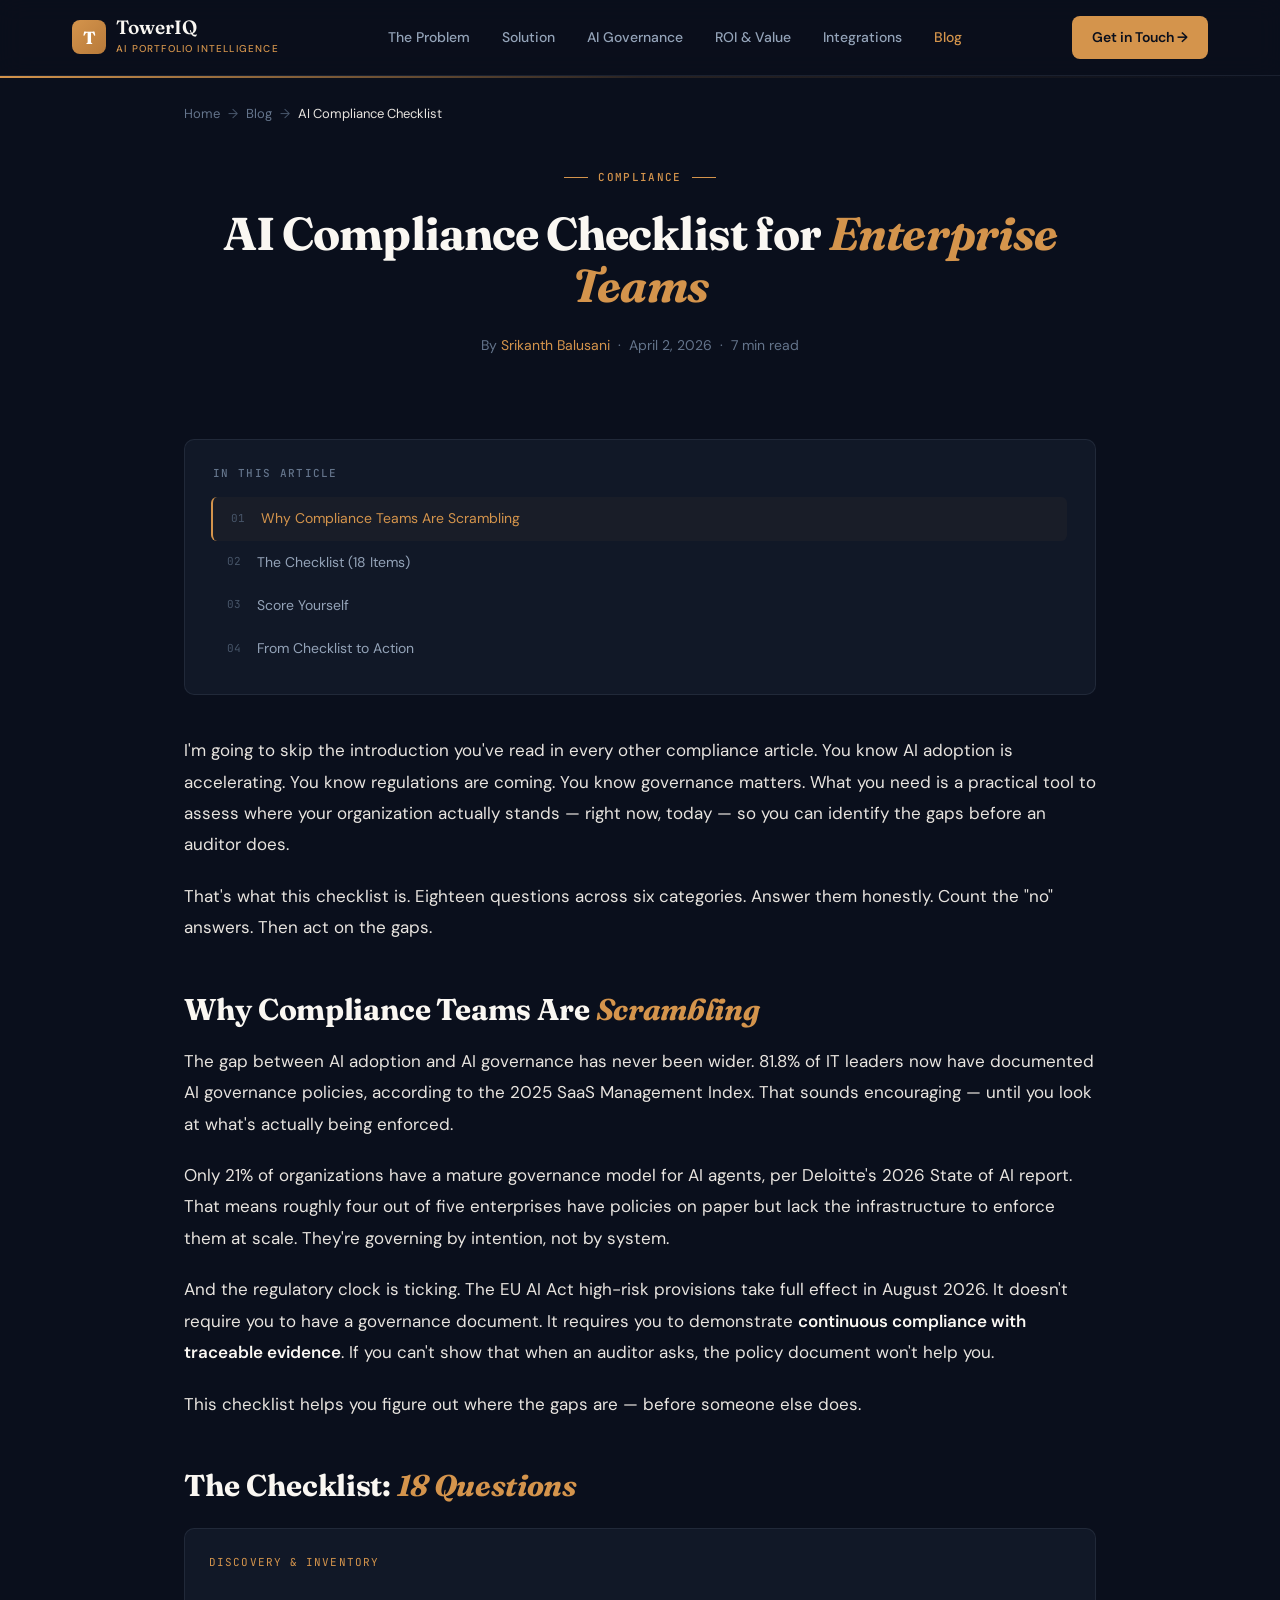
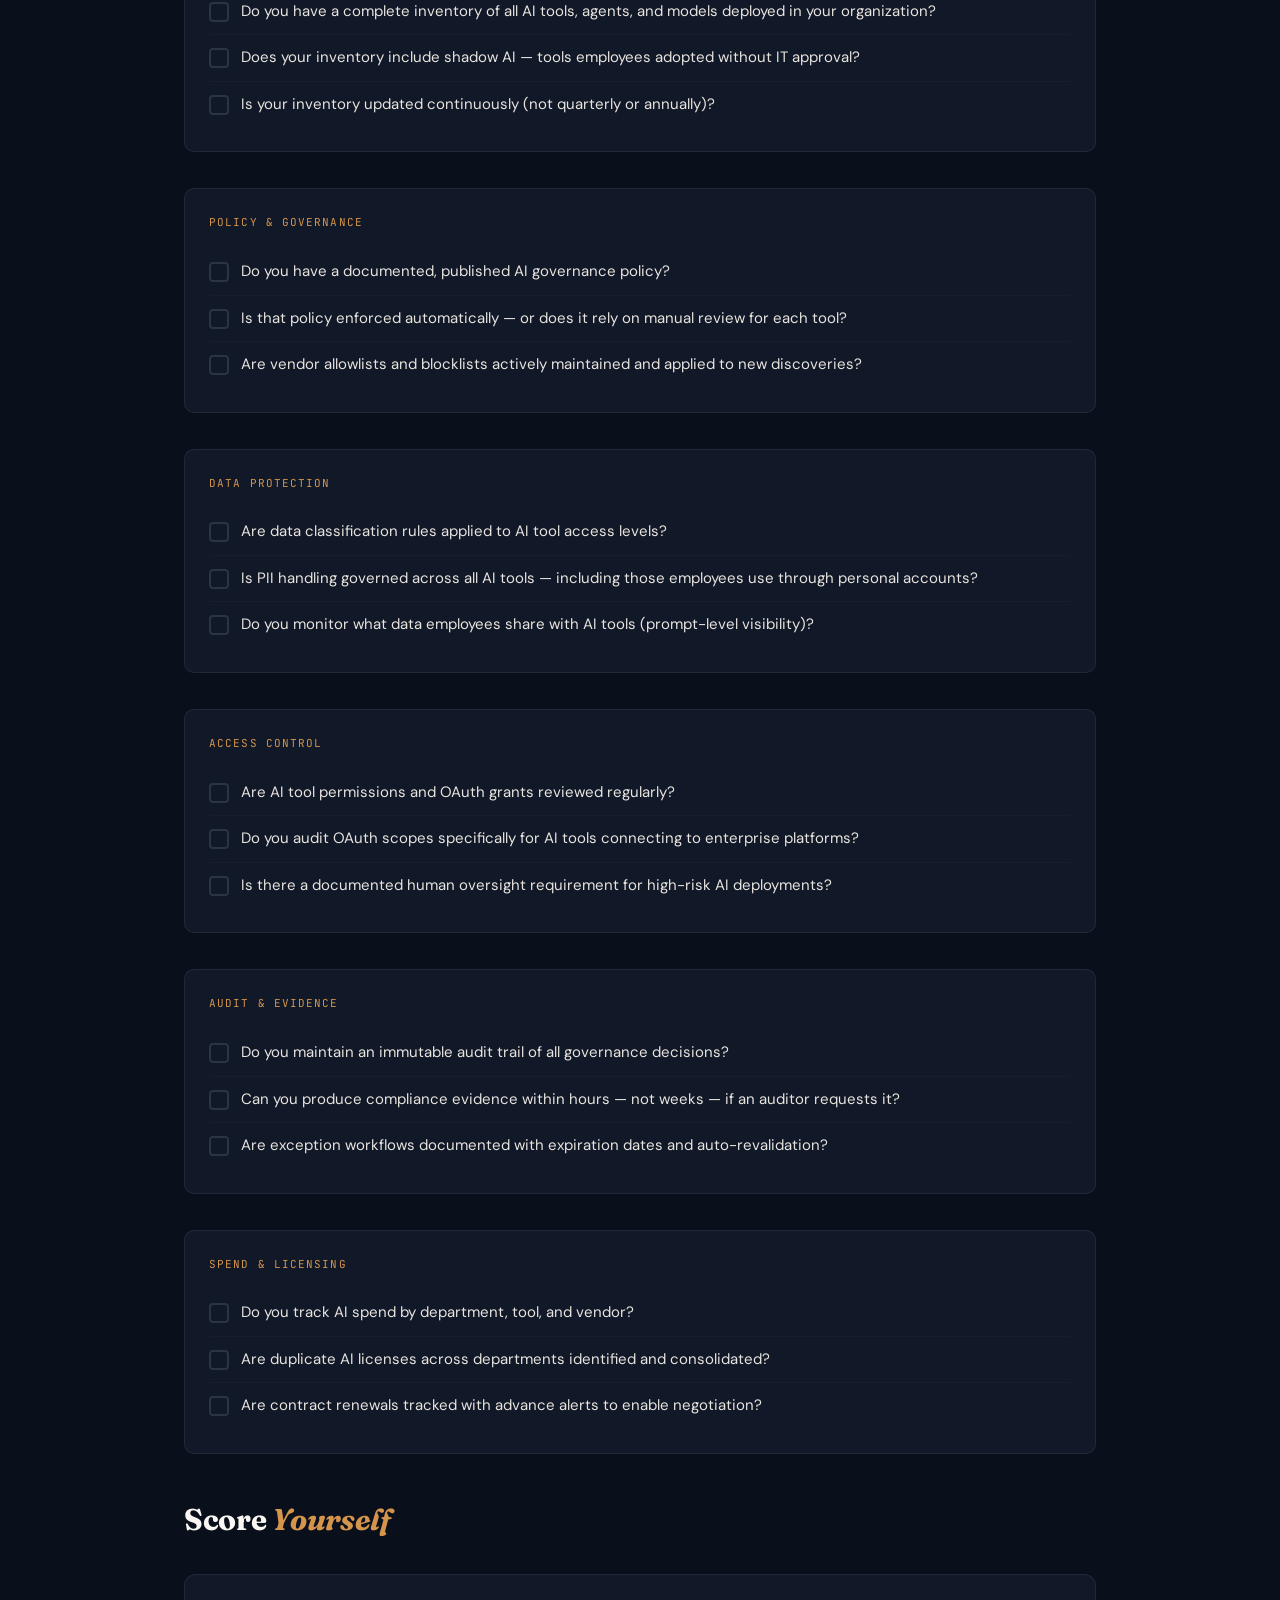
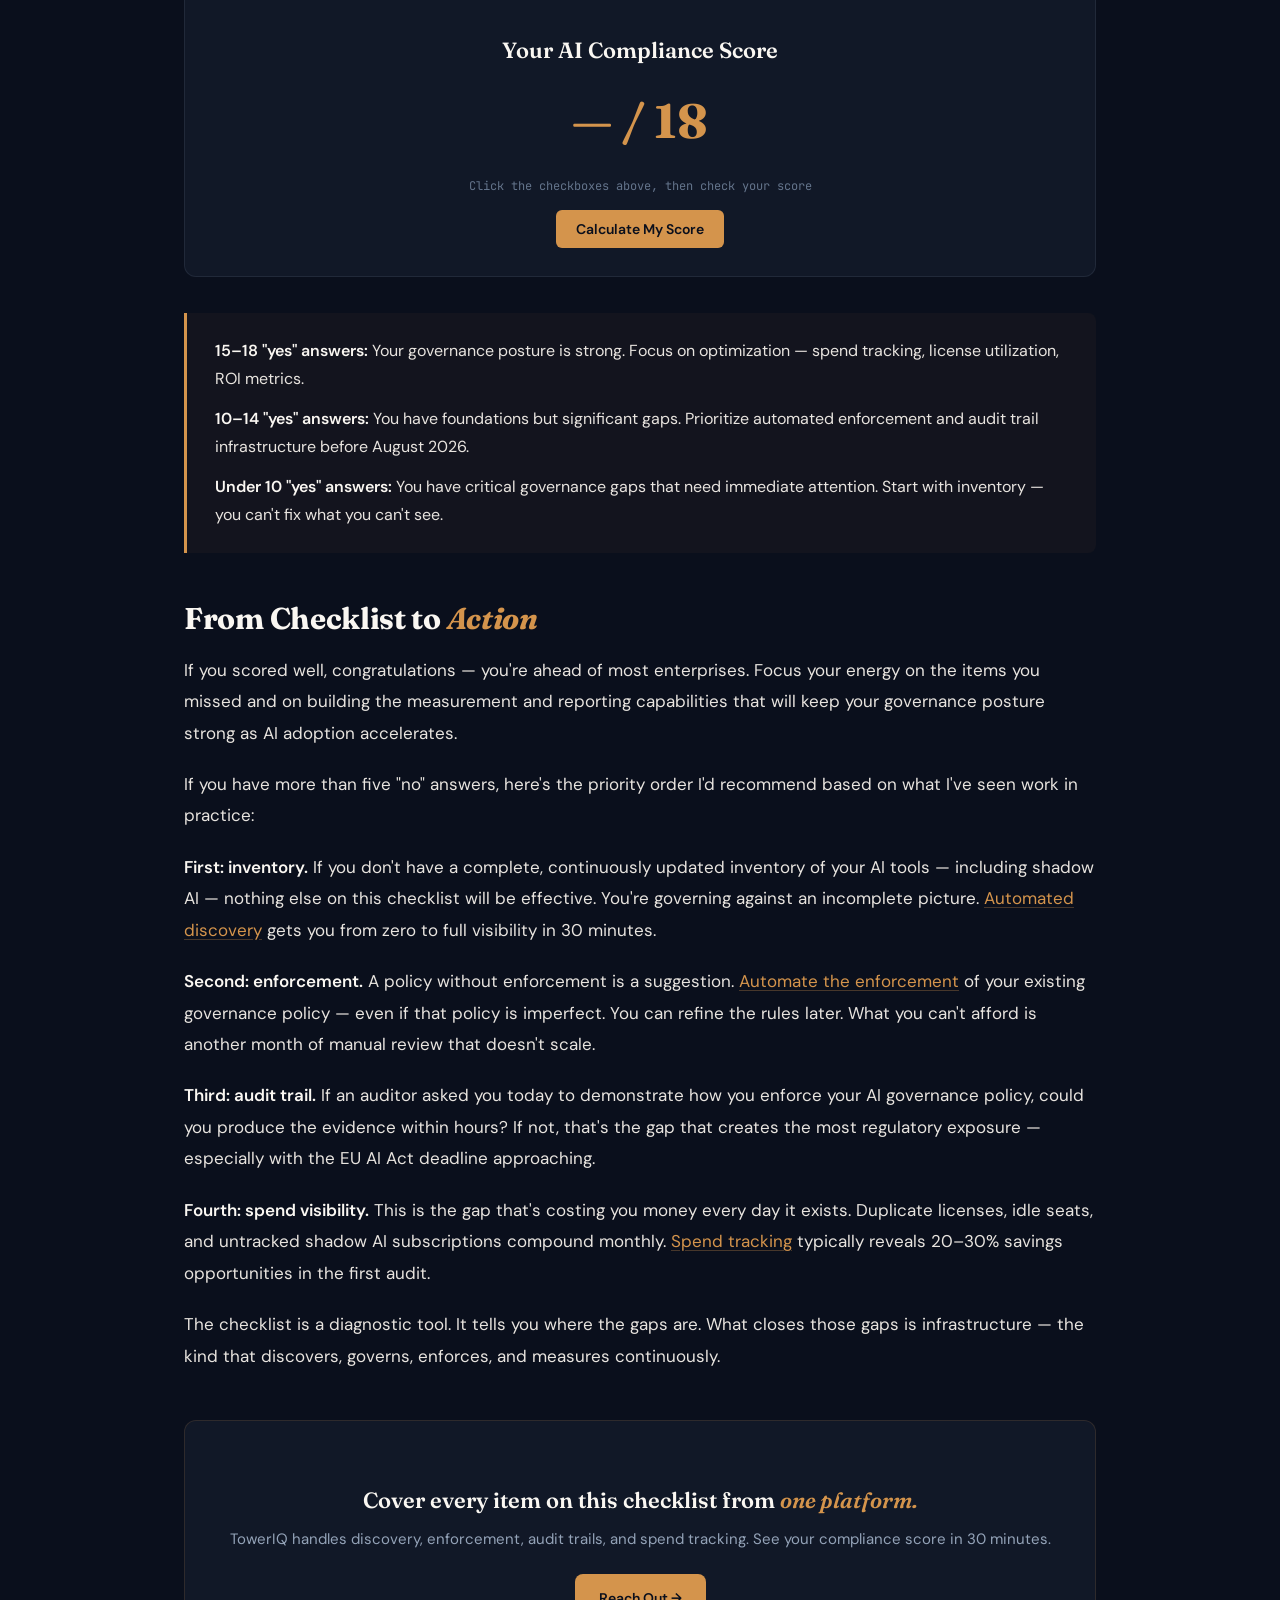
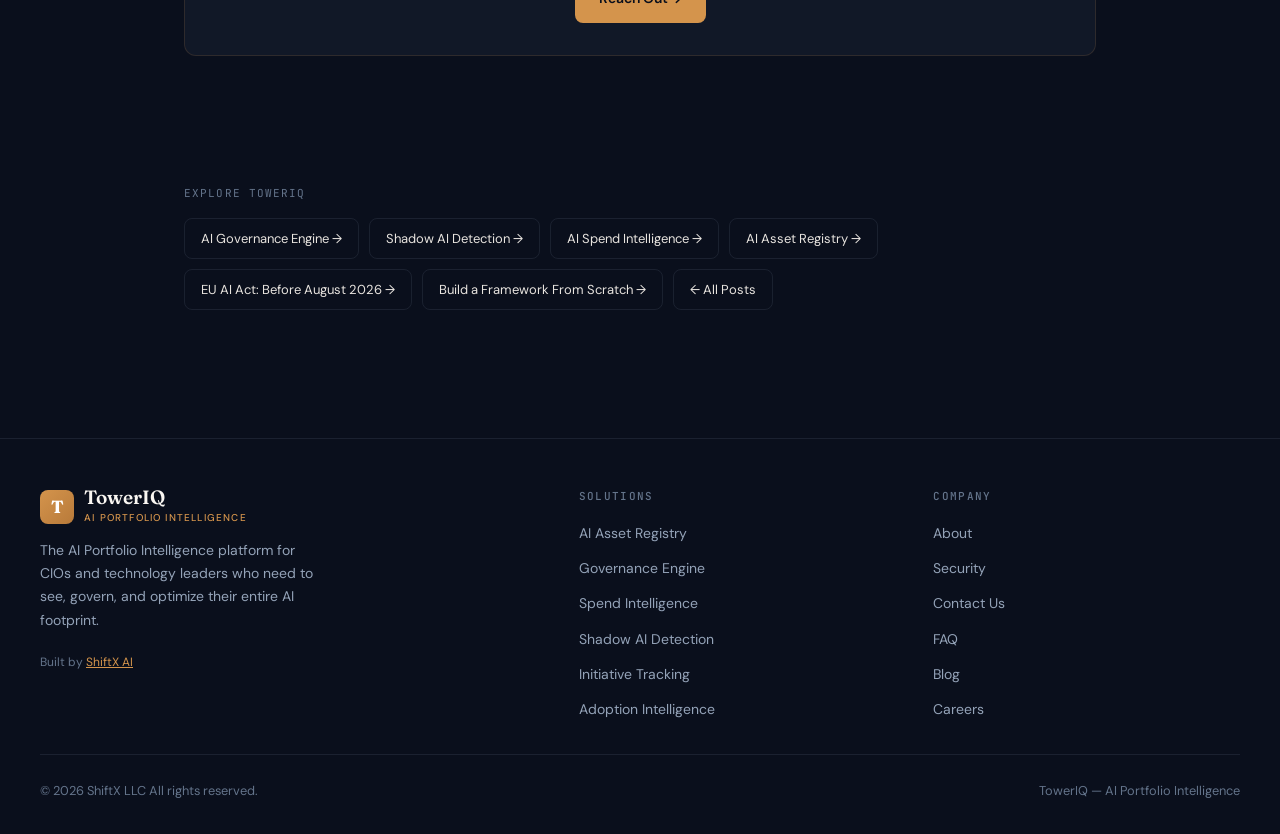
<file: blog/ai-compliance-checklist.html>
<!DOCTYPE html>
<html lang="en">
<head>
<meta charset="UTF-8">
<meta name="viewport" content="width=device-width, initial-scale=1.0, viewport-fit=cover">
<title>AI Compliance Checklist for Enterprise Teams | TowerIQ Blog</title>
<meta name="description" content="18-item AI compliance checklist covering discovery, policy, data protection, access control, and audit readiness. Find your gaps before an auditor does.">
<meta name="keywords" content="AI compliance checklist, enterprise AI compliance, AI compliance requirements, AI audit checklist, AI governance checklist">
<meta name="robots" content="index, follow">
<link rel="canonical" href="https://toweriq.ai/blog/ai-compliance-checklist">
<meta property="og:title" content="AI Compliance Checklist for Enterprise Teams">
<meta property="og:description" content="A practical checklist to assess your AI governance gaps before the next audit.">
<meta property="og:type" content="article">
<meta property="og:url" content="https://toweriq.ai/blog/ai-compliance-checklist">
<meta name="twitter:card" content="summary_large_image">
<meta name="author" content="Srikanth Balusani">
<link rel="icon" type="image/svg+xml" href="/favicon.svg">
<link rel="preconnect" href="https://fonts.googleapis.com">
<link rel="preconnect" href="https://fonts.gstatic.com" crossorigin>
<link href="https://fonts.googleapis.com/css2?family=DM+Sans:ital,opsz,wght@0,9..40,300;0,9..40,400;0,9..40,500;0,9..40,600;0,9..40,700;1,9..40,400&family=Fraunces:ital,opsz,wght@0,9..144,300;0,9..144,400;0,9..144,600;0,9..144,700;1,9..144,400&family=JetBrains+Mono:wght@400;500&display=swap" rel="stylesheet">
<link rel="stylesheet" href="blog.css">

<script type="application/ld+json">
{"@context":"https://schema.org","@type":"Article","headline":"AI Compliance Checklist for Enterprise Teams","author":{"@type":"Person","name":"Srikanth Balusani","jobTitle":"Co-Founder & CTO","worksFor":{"@type":"Organization","name":"ShiftX LLC"}},"publisher":{"@type":"Organization","name":"TowerIQ","url":"https://toweriq.ai"},"datePublished":"2026-04-02","dateModified":"2026-04-02","description":"A practical AI compliance checklist for enterprise teams covering discovery, policy, data protection, access control, and audit readiness.","mainEntityOfPage":"https://toweriq.ai/blog/ai-compliance-checklist"}
</script>

<script type="application/ld+json">
{"@context":"https://schema.org","@type":"BreadcrumbList","itemListElement":[
{"@type":"ListItem","position":1,"name":"Home","item":"https://toweriq.ai"},
{"@type":"ListItem","position":2,"name":"Blog","item":"https://toweriq.ai/blog/"},
{"@type":"ListItem","position":3,"name":"AI Compliance Checklist","item":"https://toweriq.ai/blog/ai-compliance-checklist"}
]}
</script>

<style>
.checklist-group{margin:24px 0 36px;padding:24px;border-radius:10px;border:1px solid var(--border);background:var(--navy-mid)}
.checklist-group-title{font-family:var(--font-mono);font-size:11px;text-transform:uppercase;letter-spacing:0.1em;color:var(--copper);margin-bottom:16px}
.checklist-item{display:flex;align-items:flex-start;gap:12px;padding:10px 0;border-bottom:1px solid rgba(148,163,184,0.04);font-size:15px;color:var(--cream-dim);line-height:1.7}
.checklist-item:last-child{border-bottom:none}
.check-box{flex-shrink:0;width:20px;height:20px;border-radius:4px;border:2px solid rgba(148,163,184,0.2);margin-top:3px;display:flex;align-items:center;justify-content:center;cursor:pointer;transition:border-color 0.2s,background 0.2s}
.check-box.checked{border-color:var(--copper);background:var(--copper-glow)}
.check-box.checked::after{content:'✓';font-size:12px;color:var(--copper);font-weight:700}
.score-card{margin:36px 0;padding:28px;border-radius:12px;border:1px solid var(--border);background:var(--navy-mid);text-align:center}
.score-card h3{font-family:var(--font-display);font-size:22px;color:var(--cream);margin-bottom:6px}
.score-card p{font-size:14px;color:var(--slate);margin:0}
.score-result{font-family:var(--font-display);font-size:48px;font-weight:700;color:var(--copper);margin:12px 0}
.score-label{font-family:var(--font-mono);font-size:12px;color:var(--slate-dim)}
.score-btn{padding:10px 20px;border-radius:6px;background:var(--copper);color:var(--navy);border:none;font-weight:600;font-size:14px;cursor:pointer;font-family:var(--font-body)}
</style>
</head>
<body>

<nav class="blog-nav">
  <div class="nav-inner">
    <a href="../" class="nav-logo">
      <div class="nav-logo-icon">T</div>
      <div class="nav-logo-wrap">
        <span class="nav-logo-text">TowerIQ</span>
        <span class="nav-logo-tagline">AI Portfolio Intelligence</span>
      </div>
    </a>
    <div class="nav-links">
      <a href="../#challenge">The Problem</a>
      <a href="../#platform">Solution</a>
      <a href="../#platform">AI Governance</a>
      <a href="../#roi">ROI &amp; Value</a>
      <a href="../#integrations">Integrations</a>
      <a href="./" class="active">Blog</a>
    </div>
    <div class="nav-cta">
      <a href="../" class="btn-primary">Get in Touch →</a>
    </div>
    <button class="hamburger" id="hamburger-btn" aria-label="Menu" onclick="toggleDrawer()">
      <span></span><span></span><span></span>
    </button>
  </div>
</nav>

<div class="mobile-drawer" id="mobile-drawer">
  <button class="drawer-close" onclick="toggleDrawer()">✕</button>
  <a href="../#challenge" onclick="toggleDrawer()">The Problem</a>
  <a href="../#platform" onclick="toggleDrawer()">Solution</a>
  <a href="../#platform" onclick="toggleDrawer()">AI Governance</a>
  <a href="../#roi" onclick="toggleDrawer()">ROI &amp; Value</a>
  <a href="../#integrations" onclick="toggleDrawer()">Integrations</a>
  <a href="./" onclick="toggleDrawer()">Blog</a>
  <a href="../" class="btn-primary" style="text-align:center;justify-content:center;margin-top:8px">Get in Touch →</a>
</div>

<div class="post-accent"></div>

<main>

<div class="blog-breadcrumb">
  <a href="../">Home</a><span class="sep">→</span><a href="./">Blog</a><span class="sep">→</span><span style="color:var(--cream-dim)">AI Compliance Checklist</span>
</div>

<header class="blog-header">
  <div class="blog-label">Compliance</div>
  <h1>AI Compliance Checklist for <em>Enterprise Teams</em></h1>
  <div class="blog-meta">
    By <a href="https://www.linkedin.com/in/srikanthbalusani/" target="_blank" rel="noopener">Srikanth Balusani</a><span>·</span>April 2, 2026<span>·</span>7 min read
  </div>
</header>

<nav class="blog-toc" aria-label="Table of contents">
  <div class="blog-toc-inner">
    <div class="blog-toc-title">In This Article</div>
    <ul class="blog-toc-list">
      <li><a href="#why-scrambling" class="blog-toc-link" data-target="why-scrambling"><span class="blog-toc-num">01</span>Why Compliance Teams Are Scrambling</a></li>
      <li><a href="#the-checklist" class="blog-toc-link" data-target="the-checklist"><span class="blog-toc-num">02</span>The Checklist (18 Items)</a></li>
      <li><a href="#scoring" class="blog-toc-link" data-target="scoring"><span class="blog-toc-num">03</span>Score Yourself</a></li>
      <li><a href="#from-checklist" class="blog-toc-link" data-target="from-checklist"><span class="blog-toc-num">04</span>From Checklist to Action</a></li>
    </ul>
  </div>
</nav>

<article class="blog-body">

<p>I'm going to skip the introduction you've read in every other compliance article. You know AI adoption is accelerating. You know regulations are coming. You know governance matters. What you need is a practical tool to assess where your organization actually stands — right now, today — so you can identify the gaps before an auditor does.</p>

<p>That's what this checklist is. Eighteen questions across six categories. Answer them honestly. Count the "no" answers. Then act on the gaps.</p>

<h2 id="why-scrambling">Why Compliance Teams Are <em>Scrambling</em></h2>

<p>The gap between AI adoption and AI governance has never been wider. 81.8% of IT leaders now have documented AI governance policies, according to the 2025 SaaS Management Index. That sounds encouraging — until you look at what's actually being enforced.</p>

<p>Only 21% of organizations have a mature governance model for AI agents, per Deloitte's 2026 State of AI report. That means roughly four out of five enterprises have policies on paper but lack the infrastructure to enforce them at scale. They're governing by intention, not by system.</p>

<p>And the regulatory clock is ticking. The EU AI Act high-risk provisions take full effect in August 2026. It doesn't require you to have a governance document. It requires you to demonstrate <strong>continuous compliance with traceable evidence</strong>. If you can't show that when an auditor asks, the policy document won't help you.</p>

<p>This checklist helps you figure out where the gaps are — before someone else does.</p>

<h2 id="the-checklist">The Checklist: <em>18 Questions</em></h2>

<div class="checklist-group">
  <div class="checklist-group-title">Discovery &amp; Inventory</div>
  <div class="checklist-item"><div class="check-box" onclick="this.classList.toggle('checked')"></div>Do you have a complete inventory of all AI tools, agents, and models deployed in your organization?</div>
  <div class="checklist-item"><div class="check-box" onclick="this.classList.toggle('checked')"></div>Does your inventory include shadow AI — tools employees adopted without IT approval?</div>
  <div class="checklist-item"><div class="check-box" onclick="this.classList.toggle('checked')"></div>Is your inventory updated continuously (not quarterly or annually)?</div>
</div>

<div class="checklist-group">
  <div class="checklist-group-title">Policy &amp; Governance</div>
  <div class="checklist-item"><div class="check-box" onclick="this.classList.toggle('checked')"></div>Do you have a documented, published AI governance policy?</div>
  <div class="checklist-item"><div class="check-box" onclick="this.classList.toggle('checked')"></div>Is that policy enforced automatically — or does it rely on manual review for each tool?</div>
  <div class="checklist-item"><div class="check-box" onclick="this.classList.toggle('checked')"></div>Are vendor allowlists and blocklists actively maintained and applied to new discoveries?</div>
</div>

<div class="checklist-group">
  <div class="checklist-group-title">Data Protection</div>
  <div class="checklist-item"><div class="check-box" onclick="this.classList.toggle('checked')"></div>Are data classification rules applied to AI tool access levels?</div>
  <div class="checklist-item"><div class="check-box" onclick="this.classList.toggle('checked')"></div>Is PII handling governed across all AI tools — including those employees use through personal accounts?</div>
  <div class="checklist-item"><div class="check-box" onclick="this.classList.toggle('checked')"></div>Do you monitor what data employees share with AI tools (prompt-level visibility)?</div>
</div>

<div class="checklist-group">
  <div class="checklist-group-title">Access Control</div>
  <div class="checklist-item"><div class="check-box" onclick="this.classList.toggle('checked')"></div>Are AI tool permissions and OAuth grants reviewed regularly?</div>
  <div class="checklist-item"><div class="check-box" onclick="this.classList.toggle('checked')"></div>Do you audit OAuth scopes specifically for AI tools connecting to enterprise platforms?</div>
  <div class="checklist-item"><div class="check-box" onclick="this.classList.toggle('checked')"></div>Is there a documented human oversight requirement for high-risk AI deployments?</div>
</div>

<div class="checklist-group">
  <div class="checklist-group-title">Audit &amp; Evidence</div>
  <div class="checklist-item"><div class="check-box" onclick="this.classList.toggle('checked')"></div>Do you maintain an immutable audit trail of all governance decisions?</div>
  <div class="checklist-item"><div class="check-box" onclick="this.classList.toggle('checked')"></div>Can you produce compliance evidence within hours — not weeks — if an auditor requests it?</div>
  <div class="checklist-item"><div class="check-box" onclick="this.classList.toggle('checked')"></div>Are exception workflows documented with expiration dates and auto-revalidation?</div>
</div>

<div class="checklist-group">
  <div class="checklist-group-title">Spend &amp; Licensing</div>
  <div class="checklist-item"><div class="check-box" onclick="this.classList.toggle('checked')"></div>Do you track AI spend by department, tool, and vendor?</div>
  <div class="checklist-item"><div class="check-box" onclick="this.classList.toggle('checked')"></div>Are duplicate AI licenses across departments identified and consolidated?</div>
  <div class="checklist-item"><div class="check-box" onclick="this.classList.toggle('checked')"></div>Are contract renewals tracked with advance alerts to enable negotiation?</div>
</div>

<h2 id="scoring">Score <em>Yourself</em></h2>

<div class="score-card">
  <h3>Your AI Compliance Score</h3>
  <div class="score-result" id="scoreDisplay">— / 18</div>
  <div class="score-label">Click the checkboxes above, then check your score</div>
  <p style="margin-top:12px"><button onclick="calcScore()" class="score-btn">Calculate My Score</button></p>
</div>

<div class="blog-callout">
  <p><strong>15–18 "yes" answers:</strong> Your governance posture is strong. Focus on optimization — spend tracking, license utilization, ROI metrics.</p>
  <p style="margin-top:12px"><strong>10–14 "yes" answers:</strong> You have foundations but significant gaps. Prioritize automated enforcement and audit trail infrastructure before August 2026.</p>
  <p style="margin-top:12px"><strong>Under 10 "yes" answers:</strong> You have critical governance gaps that need immediate attention. Start with inventory — you can't fix what you can't see.</p>
</div>

<h2 id="from-checklist">From Checklist to <em>Action</em></h2>

<p>If you scored well, congratulations — you're ahead of most enterprises. Focus your energy on the items you missed and on building the measurement and reporting capabilities that will keep your governance posture strong as AI adoption accelerates.</p>

<p>If you have more than five "no" answers, here's the priority order I'd recommend based on what I've seen work in practice:</p>

<p><strong>First: inventory.</strong> If you don't have a complete, continuously updated inventory of your AI tools — including shadow AI — nothing else on this checklist will be effective. You're governing against an incomplete picture. <a href="../?feature=3#platform">Automated discovery</a> gets you from zero to full visibility in 30 minutes.</p>

<p><strong>Second: enforcement.</strong> A policy without enforcement is a suggestion. <a href="../?feature=1#platform">Automate the enforcement</a> of your existing governance policy — even if that policy is imperfect. You can refine the rules later. What you can't afford is another month of manual review that doesn't scale.</p>

<p><strong>Third: audit trail.</strong> If an auditor asked you today to demonstrate how you enforce your AI governance policy, could you produce the evidence within hours? If not, that's the gap that creates the most regulatory exposure — especially with the EU AI Act deadline approaching.</p>

<p><strong>Fourth: spend visibility.</strong> This is the gap that's costing you money every day it exists. Duplicate licenses, idle seats, and untracked shadow AI subscriptions compound monthly. <a href="../?feature=2#platform">Spend tracking</a> typically reveals 20–30% savings opportunities in the first audit.</p>

<p>The checklist is a diagnostic tool. It tells you where the gaps are. What closes those gaps is infrastructure — the kind that discovers, governs, enforces, and measures continuously.</p>

<div class="blog-cta">
  <h3>Cover every item on this checklist from <em>one platform.</em></h3>
  <p>TowerIQ handles discovery, enforcement, audit trails, and spend tracking. See your compliance score in 30 minutes.</p>
  <a href="../">Reach Out →</a>
</div>

</article>

<section class="blog-related">
  <div class="blog-related-label">Explore TowerIQ</div>
  <div class="blog-related-links">
    <a href="../?feature=1#platform" class="blog-related-link">AI Governance Engine →</a>
    <a href="../?feature=3#platform" class="blog-related-link">Shadow AI Detection →</a>
    <a href="../?feature=2#platform" class="blog-related-link">AI Spend Intelligence →</a>
    <a href="../?feature=0#platform" class="blog-related-link">AI Asset Registry →</a>
    <a href="eu-ai-act-compliance-2026.html" class="blog-related-link">EU AI Act: Before August 2026 →</a>
    <a href="ai-governance-framework-guide.html" class="blog-related-link">Build a Framework From Scratch →</a>
    <a href="./" class="blog-related-link">← All Posts</a>
  </div>
</section>

</main>

<footer class="blog-footer">
  <div class="footer-inner">
    <div>
      <a href="../" class="nav-logo" style="text-decoration:none">
        <div class="nav-logo-icon">T</div>
        <div class="nav-logo-wrap">
          <span class="nav-logo-text">TowerIQ</span>
          <span class="nav-logo-tagline">AI Portfolio Intelligence</span>
        </div>
      </a>
      <p class="footer-brand-tagline">The AI Portfolio Intelligence platform for CIOs and technology leaders who need to see, govern, and optimize their entire AI footprint.</p>
      <div style="margin-top:1.25rem;font-size:0.75rem;color:var(--slate-dim)">Built by <a href="https://shiftx.ai/" target="_blank" rel="noopener" style="color:var(--copper)">ShiftX AI</a></div>
    </div>
    <div>
      <div class="footer-col-title">Solutions</div>
      <div class="footer-links">
        <a href="../#platform">AI Asset Registry</a>
        <a href="../#platform">Governance Engine</a>
        <a href="../#platform">Spend Intelligence</a>
        <a href="../#platform">Shadow AI Detection</a>
        <a href="../#platform">Initiative Tracking</a>
        <a href="../#platform">Adoption Intelligence</a>
      </div>
    </div>
    <div>
      <div class="footer-col-title">Company</div>
      <div class="footer-links">
        <a href="../">About</a>
        <a href="../#security">Security</a>
        <a href="mailto:contact@toweriq.ai">Contact Us</a>
        <a href="../#faq">FAQ</a>
        <a href="./">Blog</a>
        <a href="../careers/">Careers</a>
      </div>
    </div>
  </div>
  <div class="footer-bottom">
    <div>© 2026 ShiftX LLC All rights reserved.</div>
    <div>TowerIQ — AI Portfolio Intelligence</div>
  </div>
</footer>

<script>
function toggleDrawer() {
  document.getElementById('mobile-drawer').classList.toggle('open');
}
function calcScore() {
  const c = document.querySelectorAll('.check-box.checked').length;
  document.getElementById('scoreDisplay').textContent = c + ' / 18';
}
(function() {
  const tocLinks = document.querySelectorAll('.blog-toc-link');
  const sections = [];
  tocLinks.forEach(link => {
    const id = link.getAttribute('data-target');
    const section = document.getElementById(id);
    if (section) sections.push({ id, el: section, link });
  });
  function updateActive() {
    const scrollY = window.scrollY + 160;
    let current = sections[0];
    for (const s of sections) { if (s.el.offsetTop <= scrollY) current = s; }
    tocLinks.forEach(l => l.classList.remove('active'));
    if (current) current.link.classList.add('active');
  }
  window.addEventListener('scroll', updateActive, { passive: true });
  updateActive();
  tocLinks.forEach(link => {
    link.addEventListener('click', (e) => {
      e.preventDefault();
      const target = document.getElementById(link.getAttribute('data-target'));
      if (target) window.scrollTo({ top: target.offsetTop - 100, behavior: 'smooth' });
    });
  });
})();
</script>

</body>
</html>
</file>
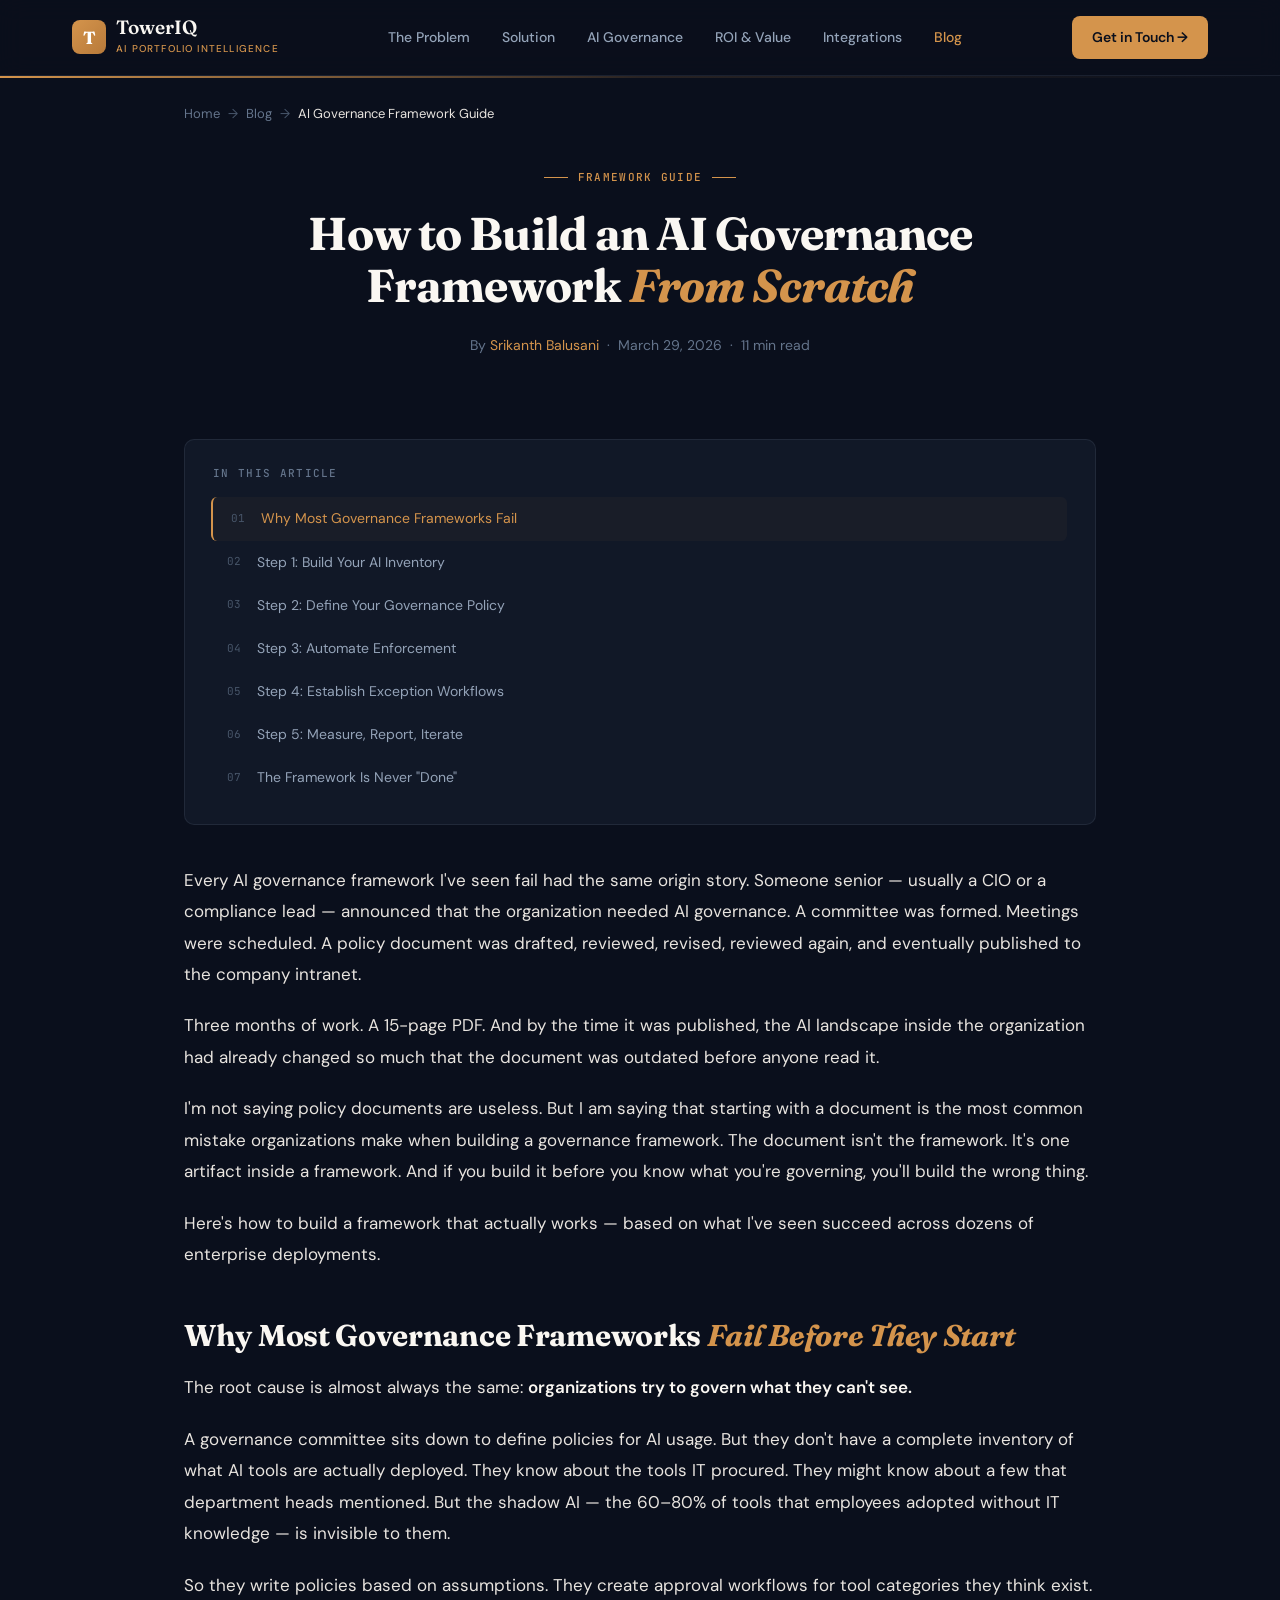
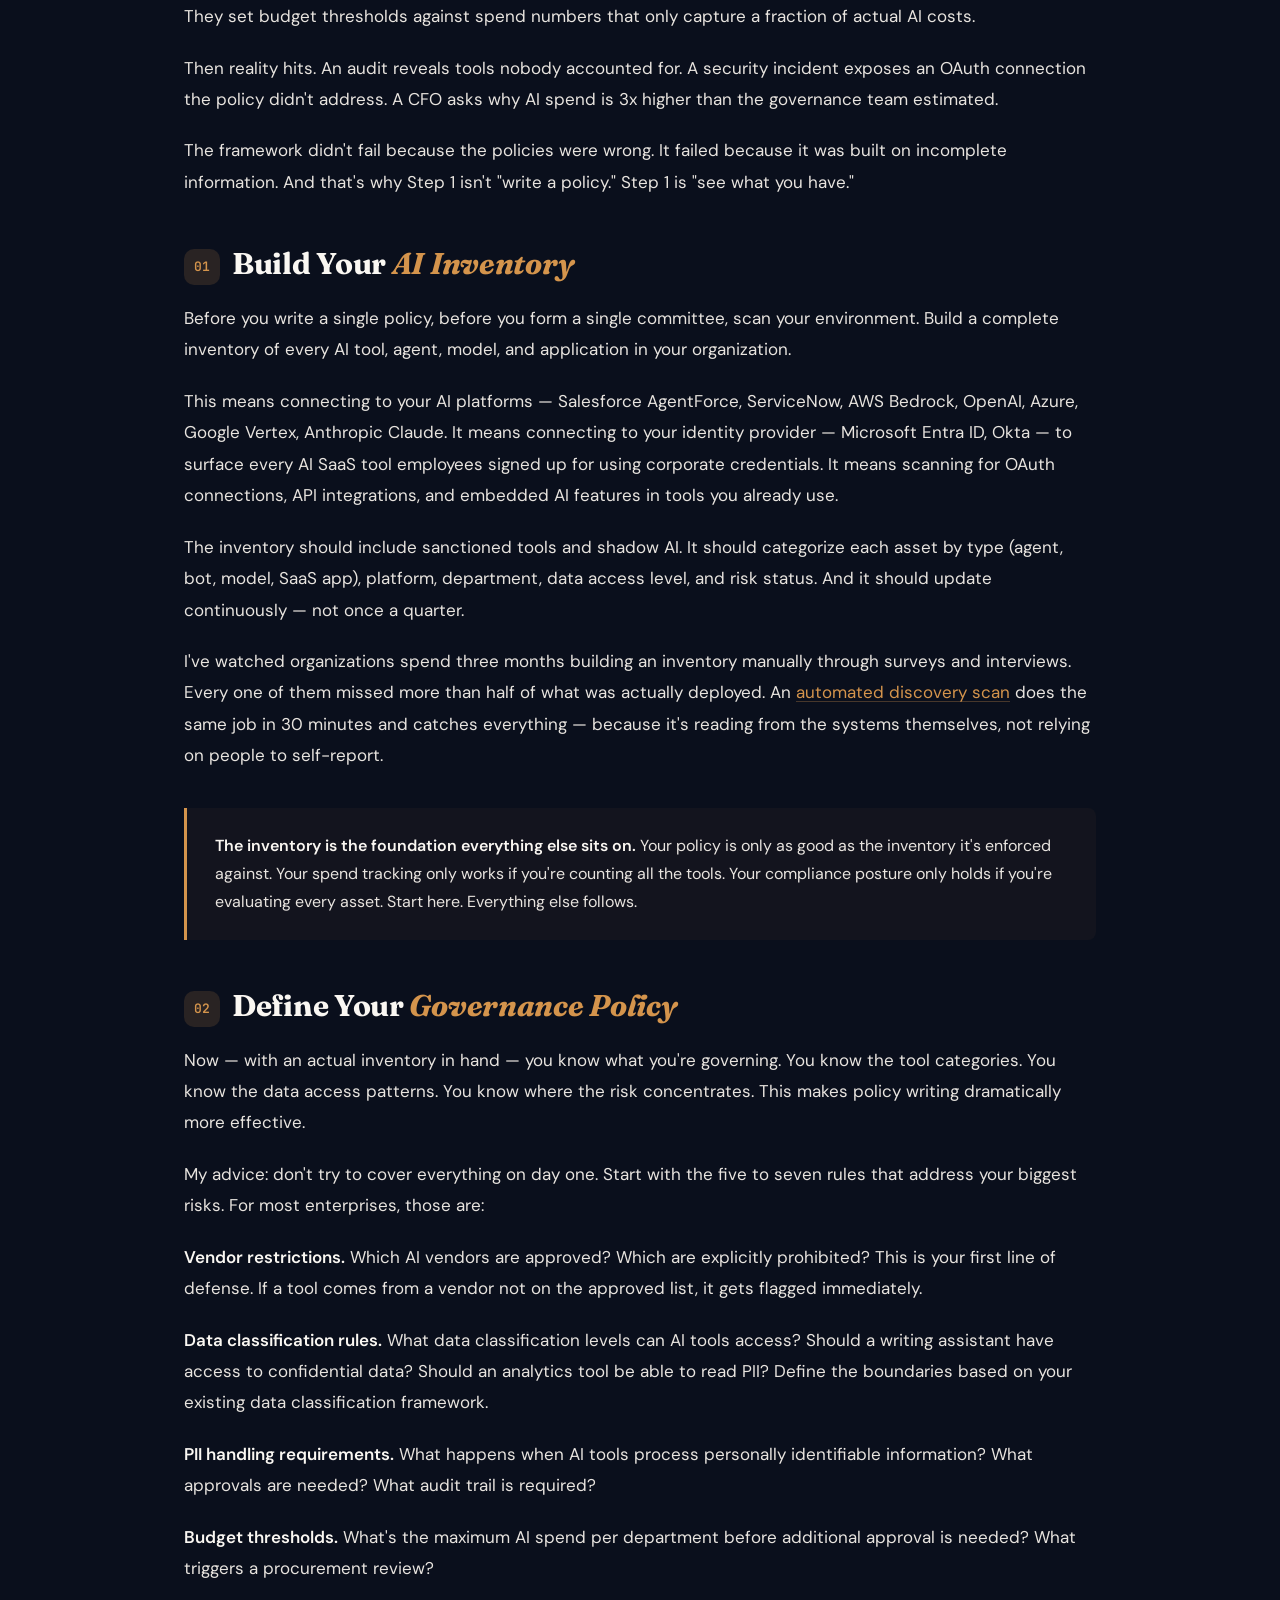
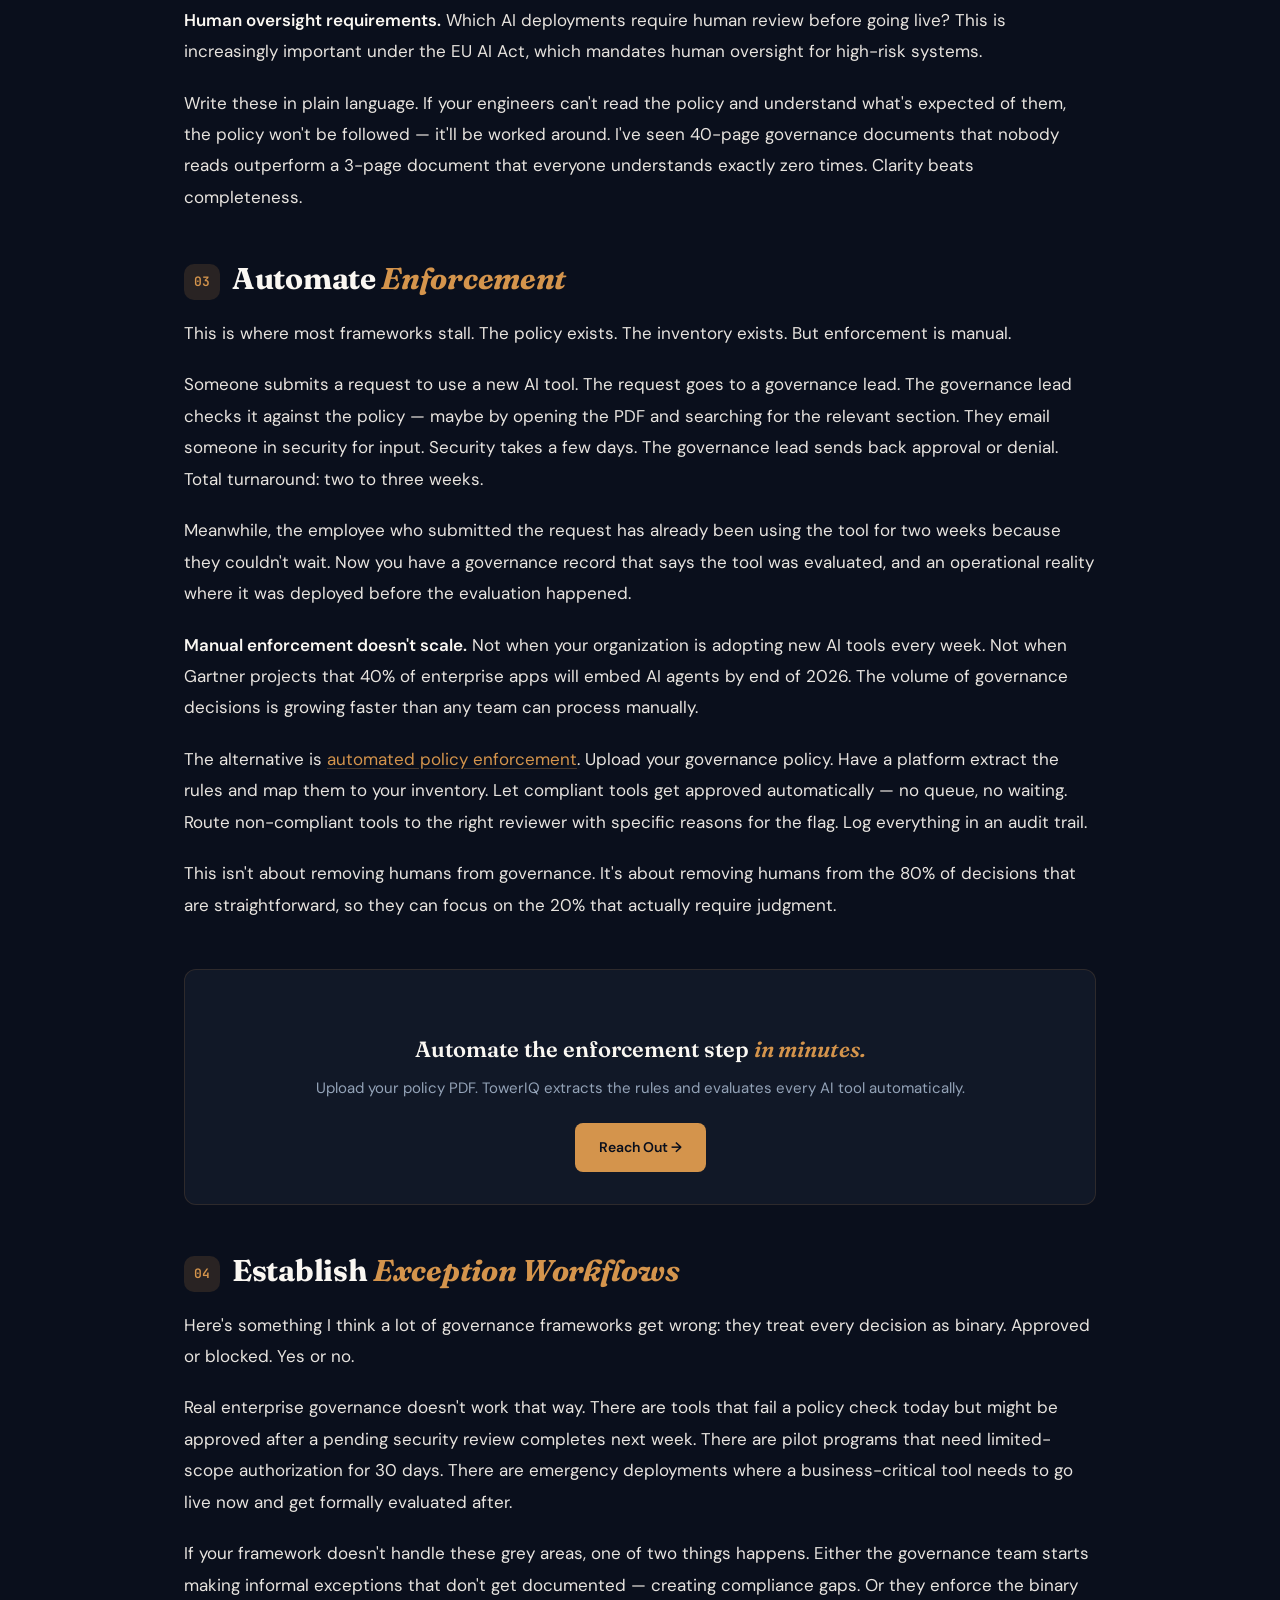
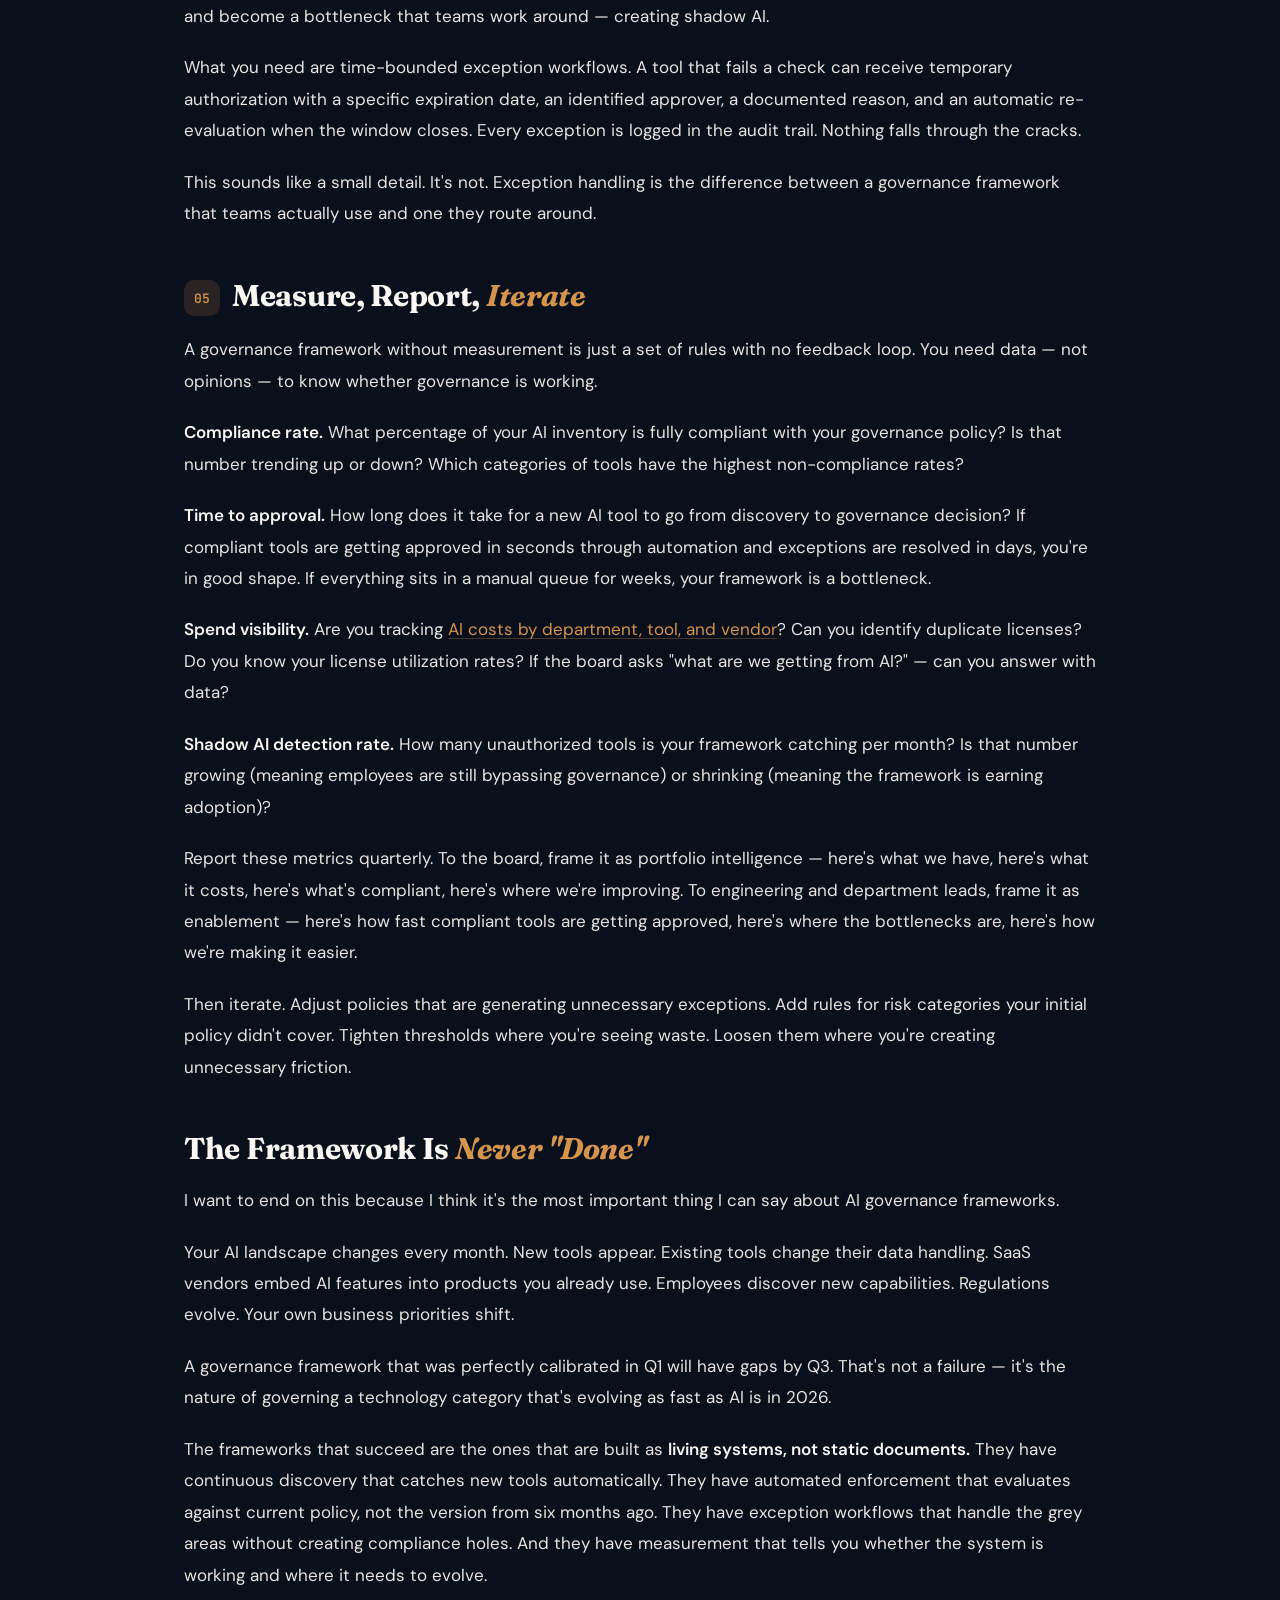
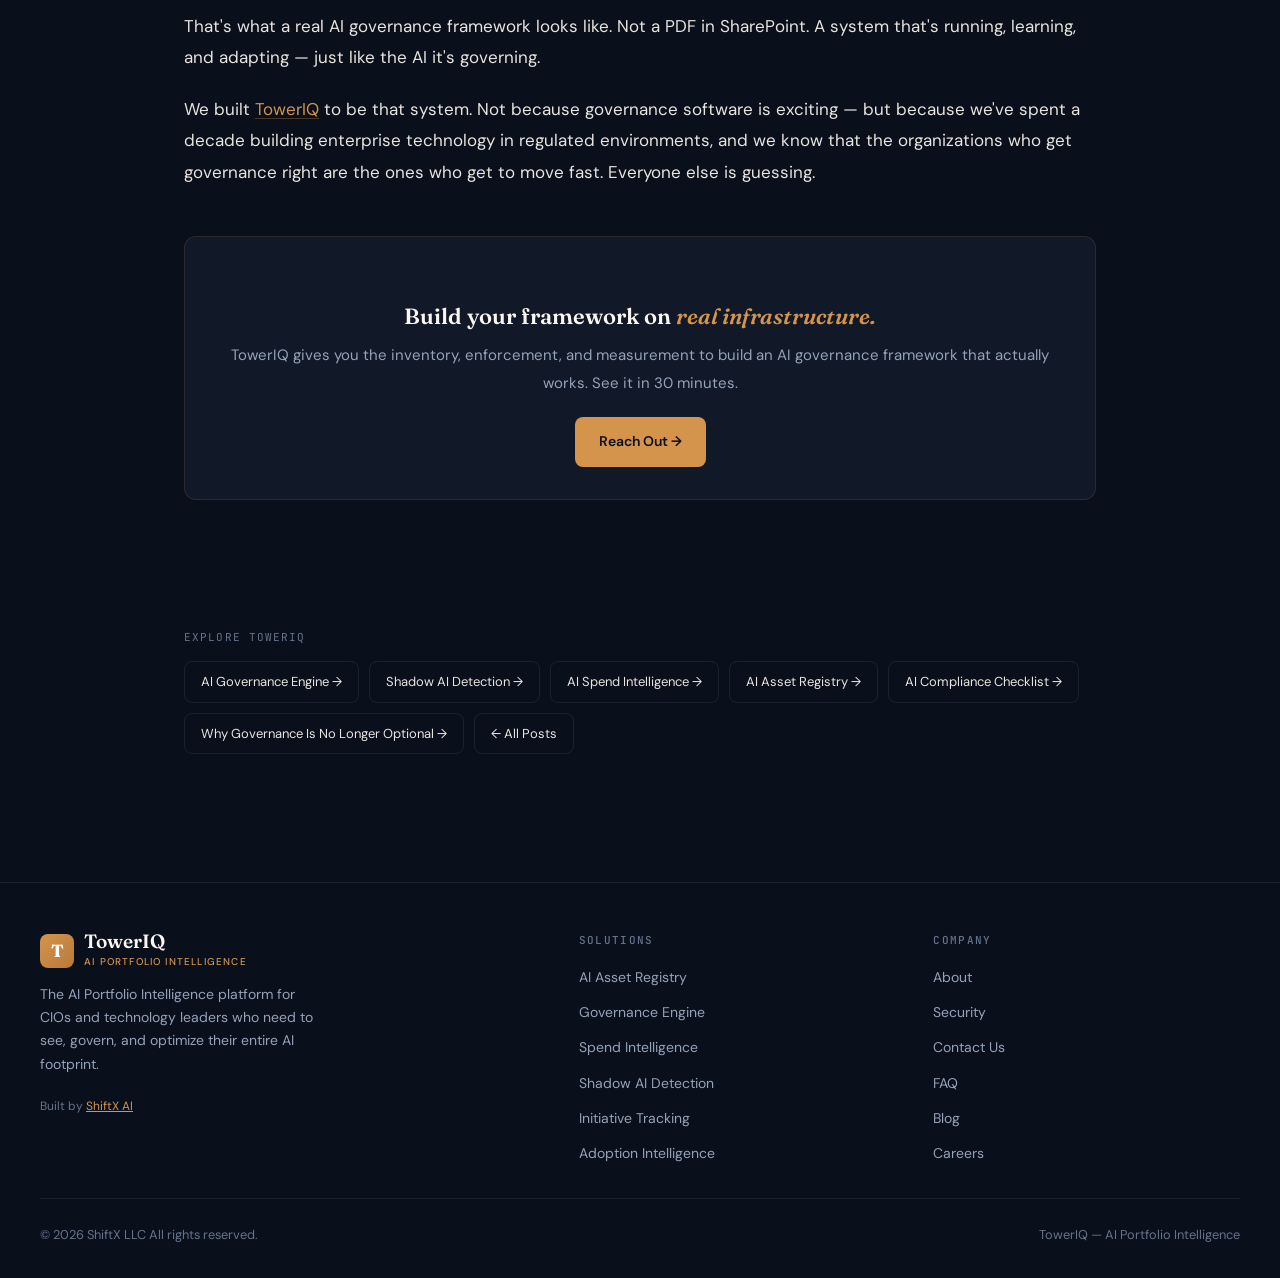
<file: blog/ai-governance-framework-guide.html>
<!DOCTYPE html>
<html lang="en">
<head>
<meta charset="UTF-8">
<meta name="viewport" content="width=device-width, initial-scale=1.0, viewport-fit=cover">
<title>How to Build an AI Governance Framework From Scratch | TowerIQ Blog</title>
<meta name="description" content="A practical guide to building an AI governance framework — from inventory to policy enforcement to continuous monitoring. No theory, just what works.">
<meta name="keywords" content="AI governance framework, build AI governance framework, AI governance strategy, AI governance steps, enterprise AI governance guide">
<meta name="robots" content="index, follow">
<link rel="canonical" href="https://toweriq.ai/blog/ai-governance-framework-guide">
<meta property="og:title" content="How to Build an AI Governance Framework From Scratch">
<meta property="og:description" content="A practical guide to building an AI governance framework — from inventory to enforcement to continuous monitoring.">
<meta property="og:type" content="article">
<meta property="og:url" content="https://toweriq.ai/blog/ai-governance-framework-guide">
<meta name="twitter:card" content="summary_large_image">
<meta name="author" content="Srikanth Balusani">
<link rel="icon" type="image/svg+xml" href="/favicon.svg">
<link rel="preconnect" href="https://fonts.googleapis.com">
<link rel="preconnect" href="https://fonts.gstatic.com" crossorigin>
<link href="https://fonts.googleapis.com/css2?family=DM+Sans:ital,opsz,wght@0,9..40,300;0,9..40,400;0,9..40,500;0,9..40,600;0,9..40,700;1,9..40,400&family=Fraunces:ital,opsz,wght@0,9..144,300;0,9..144,400;0,9..144,600;0,9..144,700;1,9..144,400&family=JetBrains+Mono:wght@400;500&display=swap" rel="stylesheet">
<link rel="stylesheet" href="blog.css">

<script type="application/ld+json">
{"@context":"https://schema.org","@type":"Article","headline":"How to Build an AI Governance Framework From Scratch","author":{"@type":"Person","name":"Srikanth Balusani","jobTitle":"Co-Founder & CTO","worksFor":{"@type":"Organization","name":"ShiftX LLC"}},"publisher":{"@type":"Organization","name":"TowerIQ","url":"https://toweriq.ai"},"datePublished":"2026-03-29","dateModified":"2026-03-29","description":"A practical, step-by-step guide to building an AI governance framework for your enterprise.","mainEntityOfPage":"https://toweriq.ai/blog/ai-governance-framework-guide"}
</script>

<script type="application/ld+json">
{"@context":"https://schema.org","@type":"BreadcrumbList","itemListElement":[
{"@type":"ListItem","position":1,"name":"Home","item":"https://toweriq.ai"},
{"@type":"ListItem","position":2,"name":"Blog","item":"https://toweriq.ai/blog/"},
{"@type":"ListItem","position":3,"name":"AI Governance Framework Guide","item":"https://toweriq.ai/blog/ai-governance-framework-guide"}
]}
</script>

<style>
.step-marker{display:inline-flex;align-items:center;justify-content:center;width:36px;height:36px;border-radius:10px;background:var(--copper-glow);font-family:var(--font-mono);font-size:13px;font-weight:600;color:var(--copper);margin-right:12px;vertical-align:middle}
</style>
</head>
<body>

<!-- ── NAV ── -->
<nav class="blog-nav">
  <div class="nav-inner">
    <a href="../" class="nav-logo">
      <div class="nav-logo-icon">T</div>
      <div class="nav-logo-wrap">
        <span class="nav-logo-text">TowerIQ</span>
        <span class="nav-logo-tagline">AI Portfolio Intelligence</span>
      </div>
    </a>
    <div class="nav-links">
      <a href="../#challenge">The Problem</a>
      <a href="../#platform">Solution</a>
      <a href="../#platform">AI Governance</a>
      <a href="../#roi">ROI &amp; Value</a>
      <a href="../#integrations">Integrations</a>
      <a href="./" class="active">Blog</a>
    </div>
    <div class="nav-cta">
      <a href="../" class="btn-primary">Get in Touch →</a>
    </div>
    <button class="hamburger" id="hamburger-btn" aria-label="Menu" onclick="toggleDrawer()">
      <span></span><span></span><span></span>
    </button>
  </div>
</nav>

<!-- ── MOBILE DRAWER ── -->
<div class="mobile-drawer" id="mobile-drawer">
  <button class="drawer-close" onclick="toggleDrawer()">✕</button>
  <a href="../#challenge" onclick="toggleDrawer()">The Problem</a>
  <a href="../#platform" onclick="toggleDrawer()">Solution</a>
  <a href="../#platform" onclick="toggleDrawer()">AI Governance</a>
  <a href="../#roi" onclick="toggleDrawer()">ROI &amp; Value</a>
  <a href="../#integrations" onclick="toggleDrawer()">Integrations</a>
  <a href="./" onclick="toggleDrawer()">Blog</a>
  <a href="../" class="btn-primary" style="text-align:center;justify-content:center;margin-top:8px">Get in Touch →</a>
</div>

<div class="post-accent"></div>

<main>

<div class="blog-breadcrumb">
  <a href="../">Home</a><span class="sep">→</span><a href="./">Blog</a><span class="sep">→</span><span style="color:var(--cream-dim)">AI Governance Framework Guide</span>
</div>

<header class="blog-header">
  <div class="blog-label">Framework Guide</div>
  <h1>How to Build an AI Governance Framework <em>From Scratch</em></h1>
  <div class="blog-meta">
    By <a href="https://www.linkedin.com/in/srikanthbalusani/" target="_blank" rel="noopener">Srikanth Balusani</a><span>·</span>March 29, 2026<span>·</span>11 min read
  </div>
</header>

<nav class="blog-toc" aria-label="Table of contents">
  <div class="blog-toc-inner">
    <div class="blog-toc-title">In This Article</div>
    <ul class="blog-toc-list">
      <li><a href="#why-fail" class="blog-toc-link" data-target="why-fail"><span class="blog-toc-num">01</span>Why Most Governance Frameworks Fail</a></li>
      <li><a href="#step-1" class="blog-toc-link" data-target="step-1"><span class="blog-toc-num">02</span>Step 1: Build Your AI Inventory</a></li>
      <li><a href="#step-2" class="blog-toc-link" data-target="step-2"><span class="blog-toc-num">03</span>Step 2: Define Your Governance Policy</a></li>
      <li><a href="#step-3" class="blog-toc-link" data-target="step-3"><span class="blog-toc-num">04</span>Step 3: Automate Enforcement</a></li>
      <li><a href="#step-4" class="blog-toc-link" data-target="step-4"><span class="blog-toc-num">05</span>Step 4: Establish Exception Workflows</a></li>
      <li><a href="#step-5" class="blog-toc-link" data-target="step-5"><span class="blog-toc-num">06</span>Step 5: Measure, Report, Iterate</a></li>
      <li><a href="#never-done" class="blog-toc-link" data-target="never-done"><span class="blog-toc-num">07</span>The Framework Is Never "Done"</a></li>
    </ul>
  </div>
</nav>

<article class="blog-body">

<p>Every AI governance framework I've seen fail had the same origin story. Someone senior — usually a CIO or a compliance lead — announced that the organization needed AI governance. A committee was formed. Meetings were scheduled. A policy document was drafted, reviewed, revised, reviewed again, and eventually published to the company intranet.</p>

<p>Three months of work. A 15-page PDF. And by the time it was published, the AI landscape inside the organization had already changed so much that the document was outdated before anyone read it.</p>

<p>I'm not saying policy documents are useless. But I am saying that starting with a document is the most common mistake organizations make when building a governance framework. The document isn't the framework. It's one artifact inside a framework. And if you build it before you know what you're governing, you'll build the wrong thing.</p>

<p>Here's how to build a framework that actually works — based on what I've seen succeed across dozens of enterprise deployments.</p>

<h2 id="why-fail">Why Most Governance Frameworks <em>Fail Before They Start</em></h2>

<p>The root cause is almost always the same: <strong>organizations try to govern what they can't see.</strong></p>

<p>A governance committee sits down to define policies for AI usage. But they don't have a complete inventory of what AI tools are actually deployed. They know about the tools IT procured. They might know about a few that department heads mentioned. But the shadow AI — the 60–80% of tools that employees adopted without IT knowledge — is invisible to them.</p>

<p>So they write policies based on assumptions. They create approval workflows for tool categories they think exist. They set budget thresholds against spend numbers that only capture a fraction of actual AI costs.</p>

<p>Then reality hits. An audit reveals tools nobody accounted for. A security incident exposes an OAuth connection the policy didn't address. A CFO asks why AI spend is 3x higher than the governance team estimated.</p>

<p>The framework didn't fail because the policies were wrong. It failed because it was built on incomplete information. And that's why Step 1 isn't "write a policy." Step 1 is "see what you have."</p>

<h2 id="step-1"><span class="step-marker">01</span>Build Your <em>AI Inventory</em></h2>

<p>Before you write a single policy, before you form a single committee, scan your environment. Build a complete inventory of every AI tool, agent, model, and application in your organization.</p>

<p>This means connecting to your AI platforms — Salesforce AgentForce, ServiceNow, AWS Bedrock, OpenAI, Azure, Google Vertex, Anthropic Claude. It means connecting to your identity provider — Microsoft Entra ID, Okta — to surface every AI SaaS tool employees signed up for using corporate credentials. It means scanning for OAuth connections, API integrations, and embedded AI features in tools you already use.</p>

<p>The inventory should include sanctioned tools and shadow AI. It should categorize each asset by type (agent, bot, model, SaaS app), platform, department, data access level, and risk status. And it should update continuously — not once a quarter.</p>

<p>I've watched organizations spend three months building an inventory manually through surveys and interviews. Every one of them missed more than half of what was actually deployed. An <a href="../?feature=3#platform">automated discovery scan</a> does the same job in 30 minutes and catches everything — because it's reading from the systems themselves, not relying on people to self-report.</p>

<div class="blog-callout">
  <p><strong>The inventory is the foundation everything else sits on.</strong> Your policy is only as good as the inventory it's enforced against. Your spend tracking only works if you're counting all the tools. Your compliance posture only holds if you're evaluating every asset. Start here. Everything else follows.</p>
</div>

<h2 id="step-2"><span class="step-marker">02</span>Define Your <em>Governance Policy</em></h2>

<p>Now — with an actual inventory in hand — you know what you're governing. You know the tool categories. You know the data access patterns. You know where the risk concentrates. This makes policy writing dramatically more effective.</p>

<p>My advice: don't try to cover everything on day one. Start with the five to seven rules that address your biggest risks. For most enterprises, those are:</p>

<p><strong>Vendor restrictions.</strong> Which AI vendors are approved? Which are explicitly prohibited? This is your first line of defense. If a tool comes from a vendor not on the approved list, it gets flagged immediately.</p>

<p><strong>Data classification rules.</strong> What data classification levels can AI tools access? Should a writing assistant have access to confidential data? Should an analytics tool be able to read PII? Define the boundaries based on your existing data classification framework.</p>

<p><strong>PII handling requirements.</strong> What happens when AI tools process personally identifiable information? What approvals are needed? What audit trail is required?</p>

<p><strong>Budget thresholds.</strong> What's the maximum AI spend per department before additional approval is needed? What triggers a procurement review?</p>

<p><strong>Human oversight requirements.</strong> Which AI deployments require human review before going live? This is increasingly important under the EU AI Act, which mandates human oversight for high-risk systems.</p>

<p>Write these in plain language. If your engineers can't read the policy and understand what's expected of them, the policy won't be followed — it'll be worked around. I've seen 40-page governance documents that nobody reads outperform a 3-page document that everyone understands exactly zero times. Clarity beats completeness.</p>

<h2 id="step-3"><span class="step-marker">03</span>Automate <em>Enforcement</em></h2>

<p>This is where most frameworks stall. The policy exists. The inventory exists. But enforcement is manual.</p>

<p>Someone submits a request to use a new AI tool. The request goes to a governance lead. The governance lead checks it against the policy — maybe by opening the PDF and searching for the relevant section. They email someone in security for input. Security takes a few days. The governance lead sends back approval or denial. Total turnaround: two to three weeks.</p>

<p>Meanwhile, the employee who submitted the request has already been using the tool for two weeks because they couldn't wait. Now you have a governance record that says the tool was evaluated, and an operational reality where it was deployed before the evaluation happened.</p>

<p><strong>Manual enforcement doesn't scale.</strong> Not when your organization is adopting new AI tools every week. Not when Gartner projects that 40% of enterprise apps will embed AI agents by end of 2026. The volume of governance decisions is growing faster than any team can process manually.</p>

<p>The alternative is <a href="../?feature=1#platform">automated policy enforcement</a>. Upload your governance policy. Have a platform extract the rules and map them to your inventory. Let compliant tools get approved automatically — no queue, no waiting. Route non-compliant tools to the right reviewer with specific reasons for the flag. Log everything in an audit trail.</p>

<p>This isn't about removing humans from governance. It's about removing humans from the 80% of decisions that are straightforward, so they can focus on the 20% that actually require judgment.</p>

<div class="blog-cta">
  <h3>Automate the enforcement step <em>in minutes.</em></h3>
  <p>Upload your policy PDF. TowerIQ extracts the rules and evaluates every AI tool automatically.</p>
  <a href="../">Reach Out →</a>
</div>

<h2 id="step-4"><span class="step-marker">04</span>Establish <em>Exception Workflows</em></h2>

<p>Here's something I think a lot of governance frameworks get wrong: they treat every decision as binary. Approved or blocked. Yes or no.</p>

<p>Real enterprise governance doesn't work that way. There are tools that fail a policy check today but might be approved after a pending security review completes next week. There are pilot programs that need limited-scope authorization for 30 days. There are emergency deployments where a business-critical tool needs to go live now and get formally evaluated after.</p>

<p>If your framework doesn't handle these grey areas, one of two things happens. Either the governance team starts making informal exceptions that don't get documented — creating compliance gaps. Or they enforce the binary and become a bottleneck that teams work around — creating shadow AI.</p>

<p>What you need are time-bounded exception workflows. A tool that fails a check can receive temporary authorization with a specific expiration date, an identified approver, a documented reason, and an automatic re-evaluation when the window closes. Every exception is logged in the audit trail. Nothing falls through the cracks.</p>

<p>This sounds like a small detail. It's not. Exception handling is the difference between a governance framework that teams actually use and one they route around.</p>

<h2 id="step-5"><span class="step-marker">05</span>Measure, Report, <em>Iterate</em></h2>

<p>A governance framework without measurement is just a set of rules with no feedback loop. You need data — not opinions — to know whether governance is working.</p>

<p><strong>Compliance rate.</strong> What percentage of your AI inventory is fully compliant with your governance policy? Is that number trending up or down? Which categories of tools have the highest non-compliance rates?</p>

<p><strong>Time to approval.</strong> How long does it take for a new AI tool to go from discovery to governance decision? If compliant tools are getting approved in seconds through automation and exceptions are resolved in days, you're in good shape. If everything sits in a manual queue for weeks, your framework is a bottleneck.</p>

<p><strong>Spend visibility.</strong> Are you tracking <a href="../?feature=2#platform">AI costs by department, tool, and vendor</a>? Can you identify duplicate licenses? Do you know your license utilization rates? If the board asks "what are we getting from AI?" — can you answer with data?</p>

<p><strong>Shadow AI detection rate.</strong> How many unauthorized tools is your framework catching per month? Is that number growing (meaning employees are still bypassing governance) or shrinking (meaning the framework is earning adoption)?</p>

<p>Report these metrics quarterly. To the board, frame it as portfolio intelligence — here's what we have, here's what it costs, here's what's compliant, here's where we're improving. To engineering and department leads, frame it as enablement — here's how fast compliant tools are getting approved, here's where the bottlenecks are, here's how we're making it easier.</p>

<p>Then iterate. Adjust policies that are generating unnecessary exceptions. Add rules for risk categories your initial policy didn't cover. Tighten thresholds where you're seeing waste. Loosen them where you're creating unnecessary friction.</p>

<h2 id="never-done">The Framework Is <em>Never "Done"</em></h2>

<p>I want to end on this because I think it's the most important thing I can say about AI governance frameworks.</p>

<p>Your AI landscape changes every month. New tools appear. Existing tools change their data handling. SaaS vendors embed AI features into products you already use. Employees discover new capabilities. Regulations evolve. Your own business priorities shift.</p>

<p>A governance framework that was perfectly calibrated in Q1 will have gaps by Q3. That's not a failure — it's the nature of governing a technology category that's evolving as fast as AI is in 2026.</p>

<p>The frameworks that succeed are the ones that are built as <strong>living systems, not static documents.</strong> They have continuous discovery that catches new tools automatically. They have automated enforcement that evaluates against current policy, not the version from six months ago. They have exception workflows that handle the grey areas without creating compliance holes. And they have measurement that tells you whether the system is working and where it needs to evolve.</p>

<p>That's what a real AI governance framework looks like. Not a PDF in SharePoint. A system that's running, learning, and adapting — just like the AI it's governing.</p>

<p>We built <a href="../?feature=0#platform">TowerIQ</a> to be that system. Not because governance software is exciting — but because we've spent a decade building enterprise technology in regulated environments, and we know that the organizations who get governance right are the ones who get to move fast. Everyone else is guessing.</p>

<div class="blog-cta">
  <h3>Build your framework on <em>real infrastructure.</em></h3>
  <p>TowerIQ gives you the inventory, enforcement, and measurement to build an AI governance framework that actually works. See it in 30 minutes.</p>
  <a href="../">Reach Out →</a>
</div>

</article>

<section class="blog-related">
  <div class="blog-related-label">Explore TowerIQ</div>
  <div class="blog-related-links">
    <a href="../?feature=1#platform" class="blog-related-link">AI Governance Engine →</a>
    <a href="../?feature=3#platform" class="blog-related-link">Shadow AI Detection →</a>
    <a href="../?feature=2#platform" class="blog-related-link">AI Spend Intelligence →</a>
    <a href="../?feature=0#platform" class="blog-related-link">AI Asset Registry →</a>
    <a href="ai-compliance-checklist.html" class="blog-related-link">AI Compliance Checklist →</a>
    <a href="enterprise-ai-governance-2026.html" class="blog-related-link">Why Governance Is No Longer Optional →</a>
    <a href="./" class="blog-related-link">← All Posts</a>
  </div>
</section>

</main>

<footer class="blog-footer">
  <div class="footer-inner">
    <div>
      <a href="../" class="nav-logo" style="text-decoration:none">
        <div class="nav-logo-icon">T</div>
        <div class="nav-logo-wrap">
          <span class="nav-logo-text">TowerIQ</span>
          <span class="nav-logo-tagline">AI Portfolio Intelligence</span>
        </div>
      </a>
      <p class="footer-brand-tagline">The AI Portfolio Intelligence platform for CIOs and technology leaders who need to see, govern, and optimize their entire AI footprint.</p>
      <div style="margin-top:1.25rem;font-size:0.75rem;color:var(--slate-dim)">Built by <a href="https://shiftx.ai/" target="_blank" rel="noopener" style="color:var(--copper)">ShiftX AI</a></div>
    </div>
    <div>
      <div class="footer-col-title">Solutions</div>
      <div class="footer-links">
        <a href="../#platform">AI Asset Registry</a>
        <a href="../#platform">Governance Engine</a>
        <a href="../#platform">Spend Intelligence</a>
        <a href="../#platform">Shadow AI Detection</a>
        <a href="../#platform">Initiative Tracking</a>
        <a href="../#platform">Adoption Intelligence</a>
      </div>
    </div>
    <div>
      <div class="footer-col-title">Company</div>
      <div class="footer-links">
        <a href="../">About</a>
        <a href="../#security">Security</a>
        <a href="mailto:contact@toweriq.ai">Contact Us</a>
        <a href="../#faq">FAQ</a>
        <a href="./">Blog</a>
        <a href="../careers/">Careers</a>
      </div>
    </div>
  </div>
  <div class="footer-bottom">
    <div>© 2026 ShiftX LLC All rights reserved.</div>
    <div>TowerIQ — AI Portfolio Intelligence</div>
  </div>
</footer>

<script>
function toggleDrawer() {
  document.getElementById('mobile-drawer').classList.toggle('open');
}
(function() {
  const tocLinks = document.querySelectorAll('.blog-toc-link');
  const sections = [];
  tocLinks.forEach(link => {
    const id = link.getAttribute('data-target');
    const section = document.getElementById(id);
    if (section) sections.push({ id, el: section, link });
  });
  function updateActive() {
    const scrollY = window.scrollY + 160;
    let current = sections[0];
    for (const s of sections) { if (s.el.offsetTop <= scrollY) current = s; }
    tocLinks.forEach(l => l.classList.remove('active'));
    if (current) current.link.classList.add('active');
  }
  window.addEventListener('scroll', updateActive, { passive: true });
  updateActive();
  tocLinks.forEach(link => {
    link.addEventListener('click', (e) => {
      e.preventDefault();
      const target = document.getElementById(link.getAttribute('data-target'));
      if (target) window.scrollTo({ top: target.offsetTop - 100, behavior: 'smooth' });
    });
  });
})();
</script>

</body>
</html>
</file>
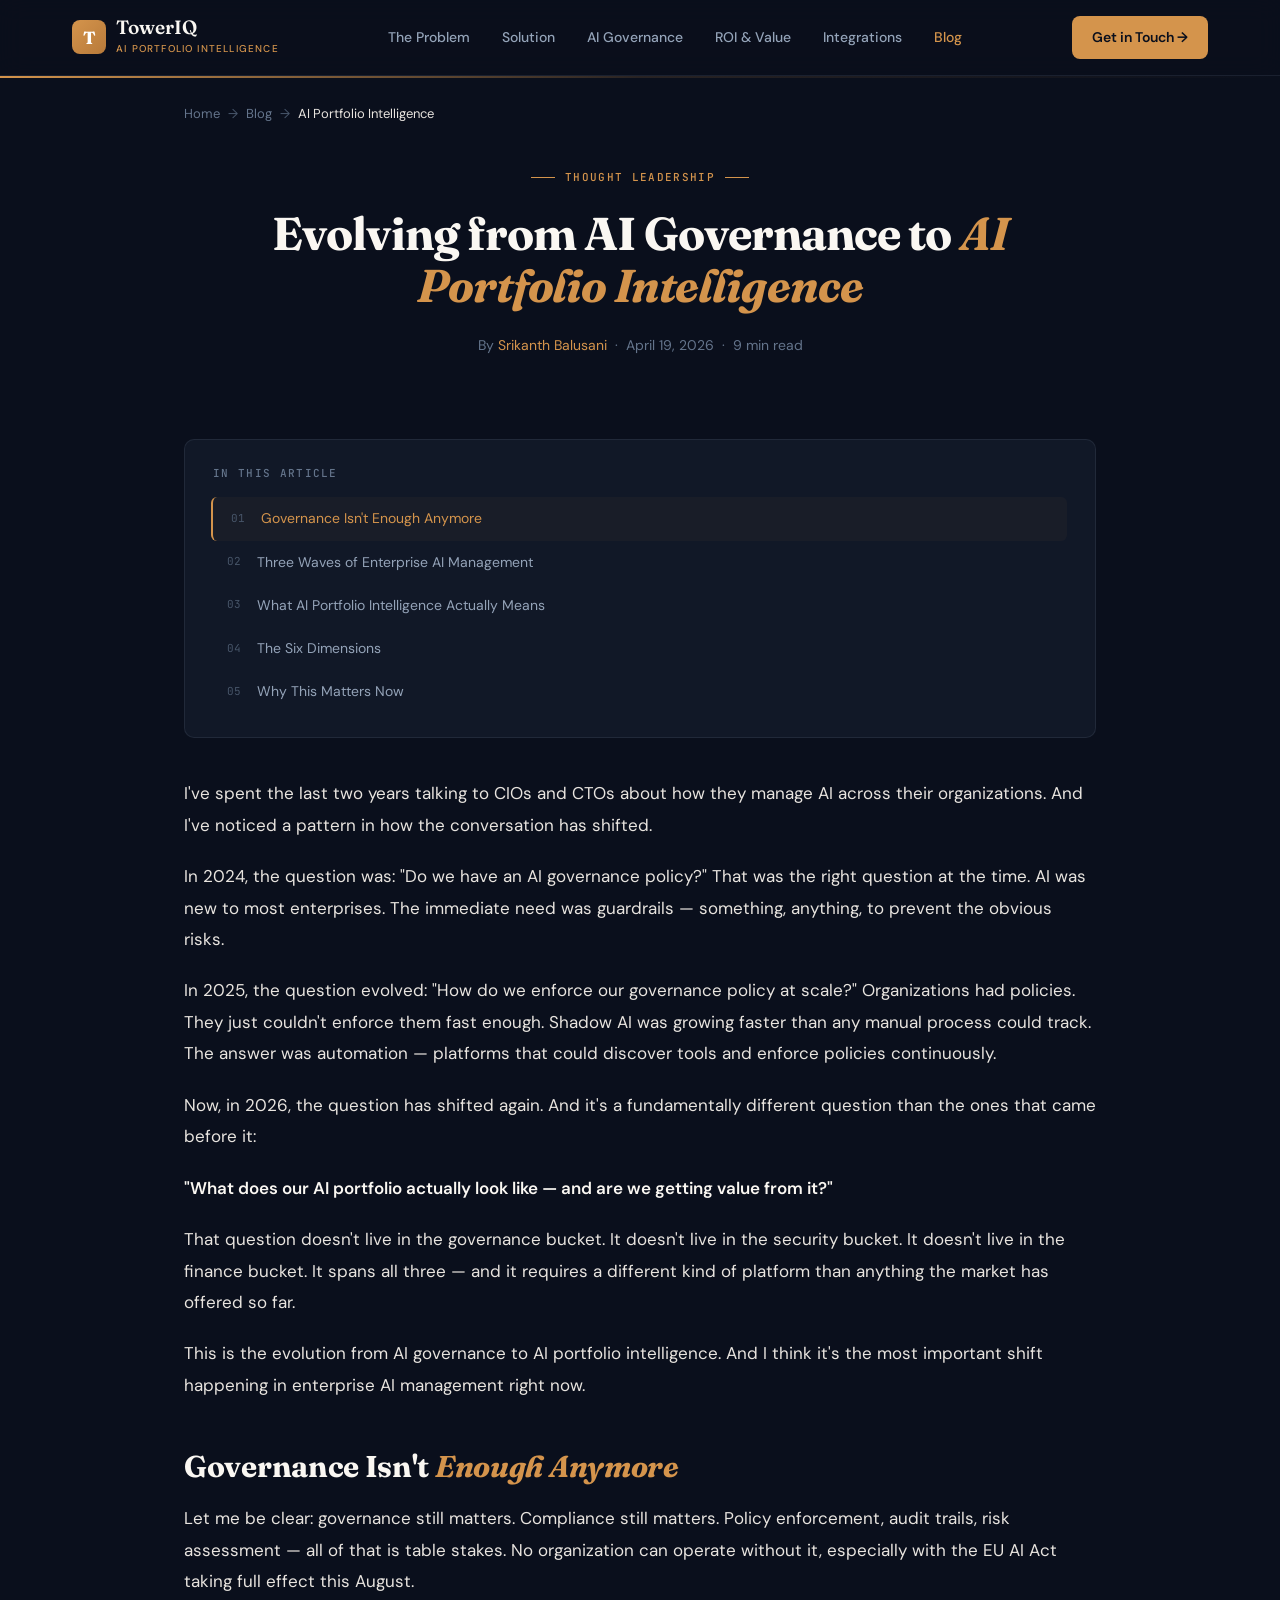
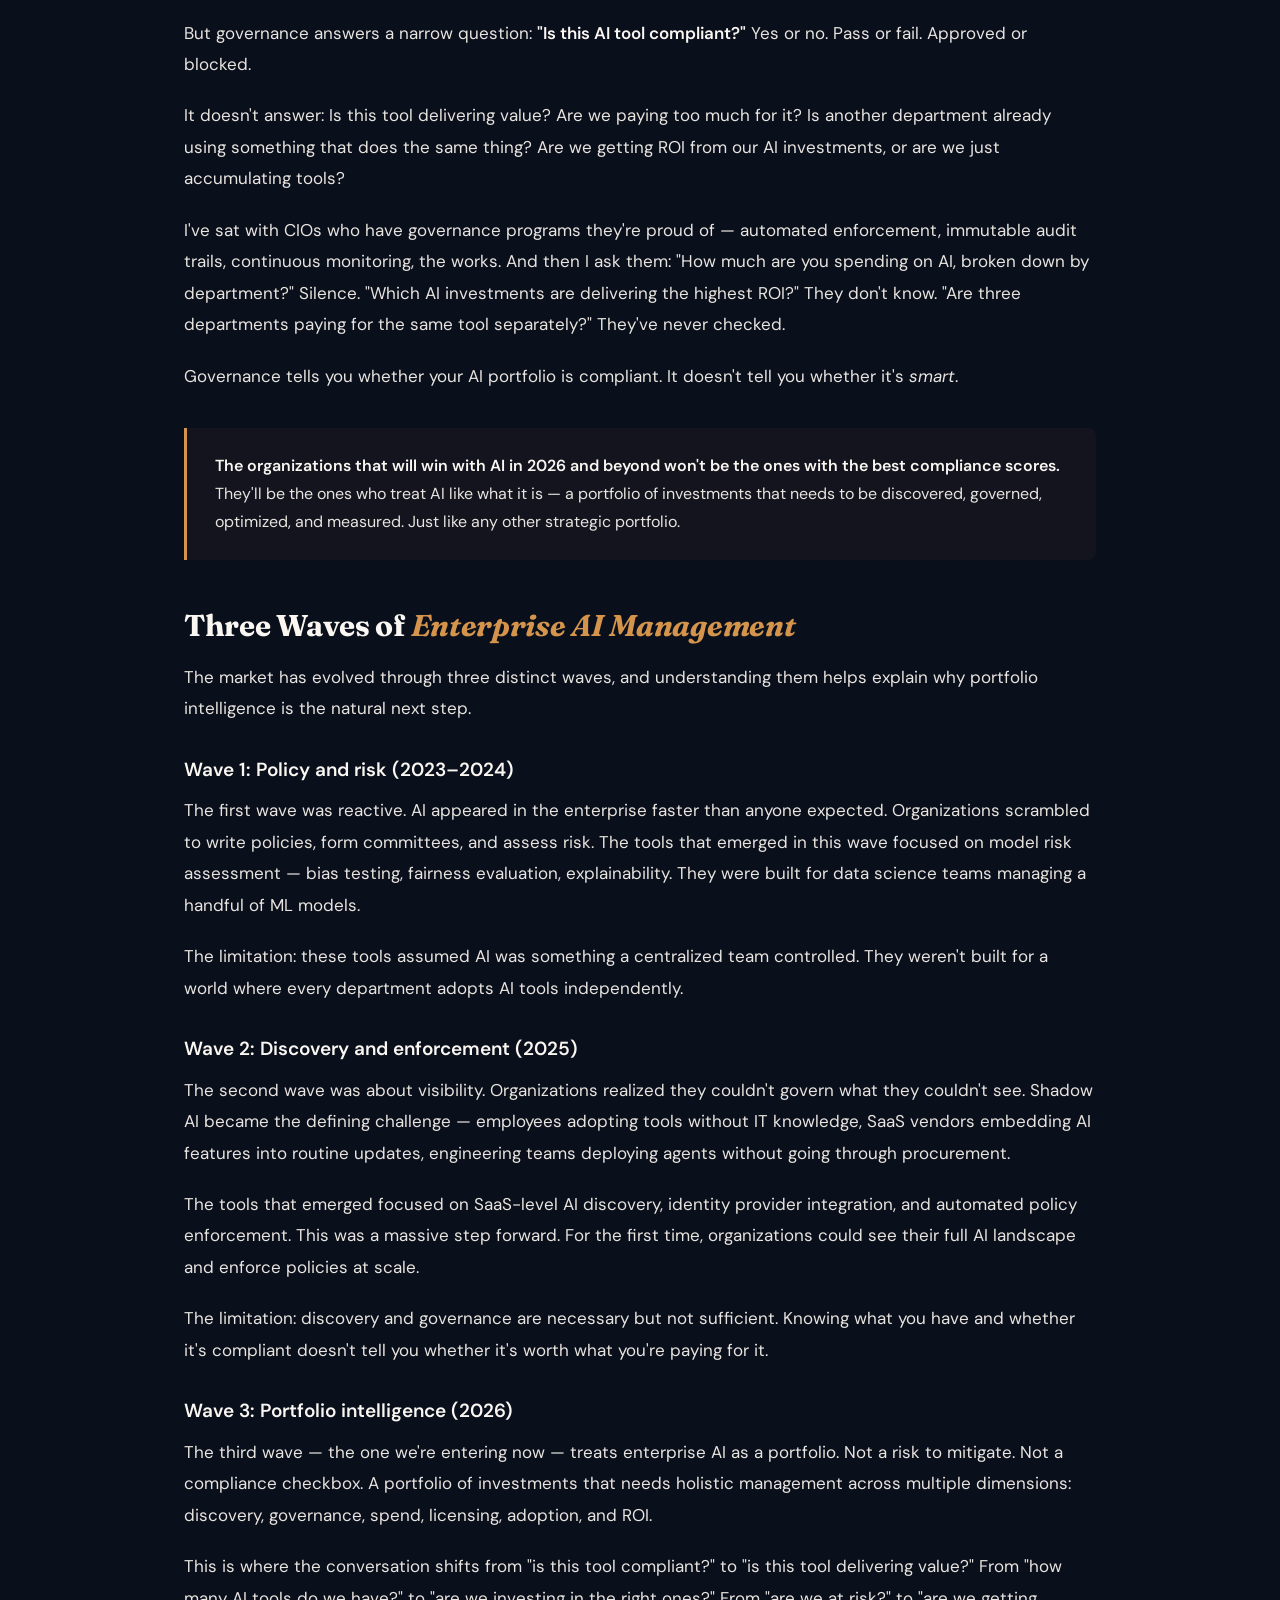
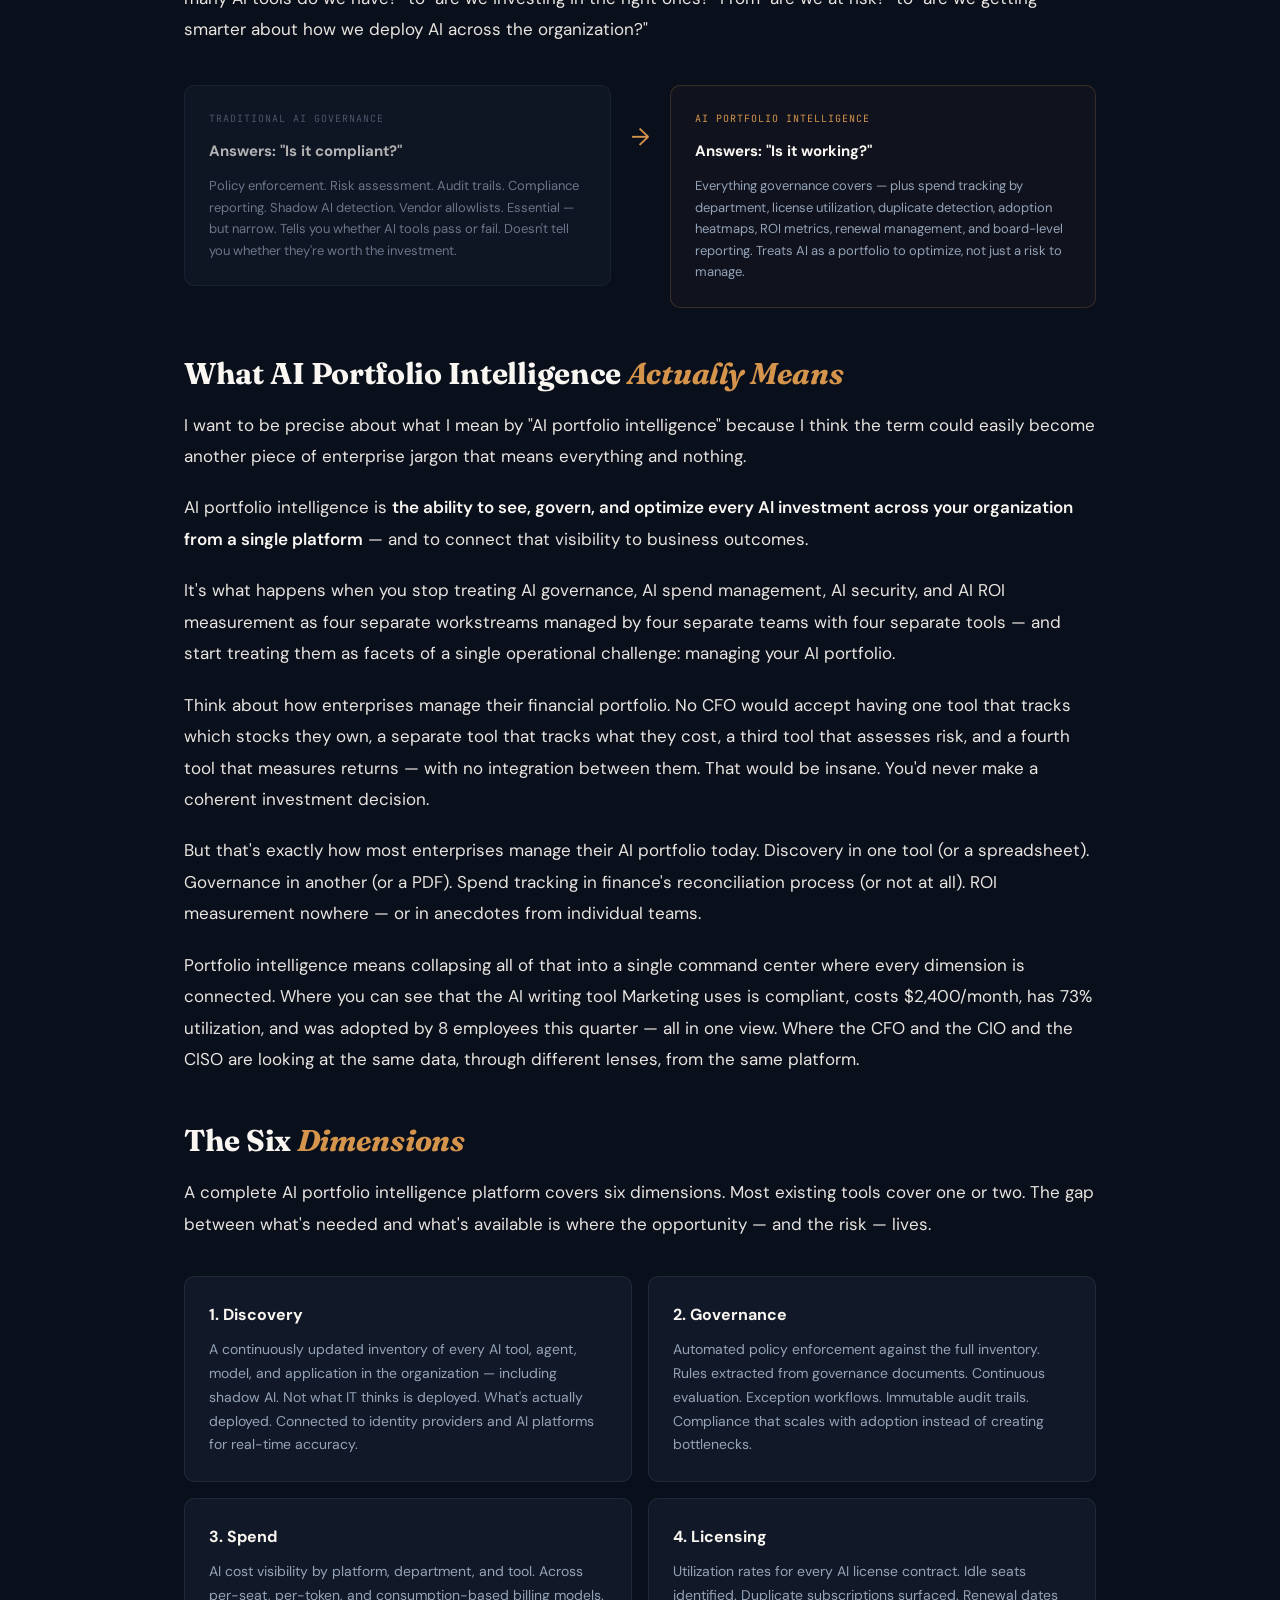
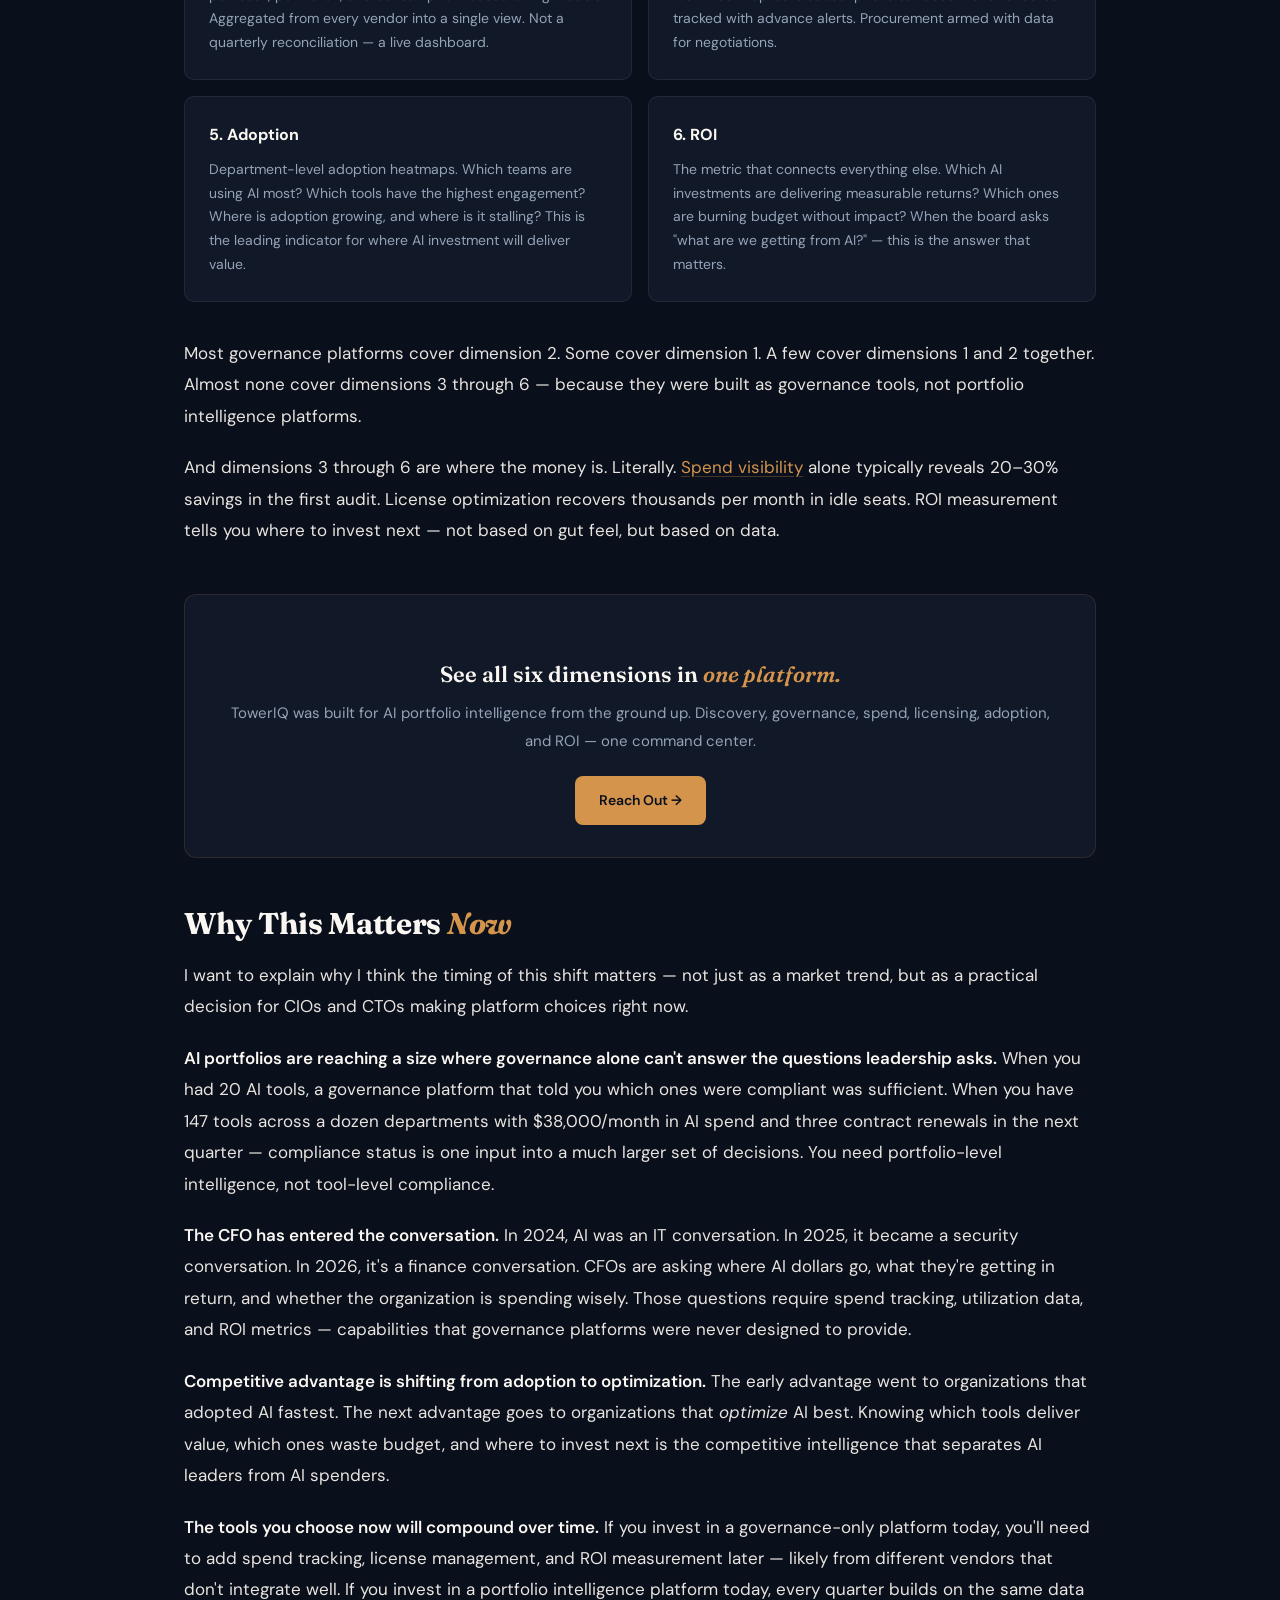
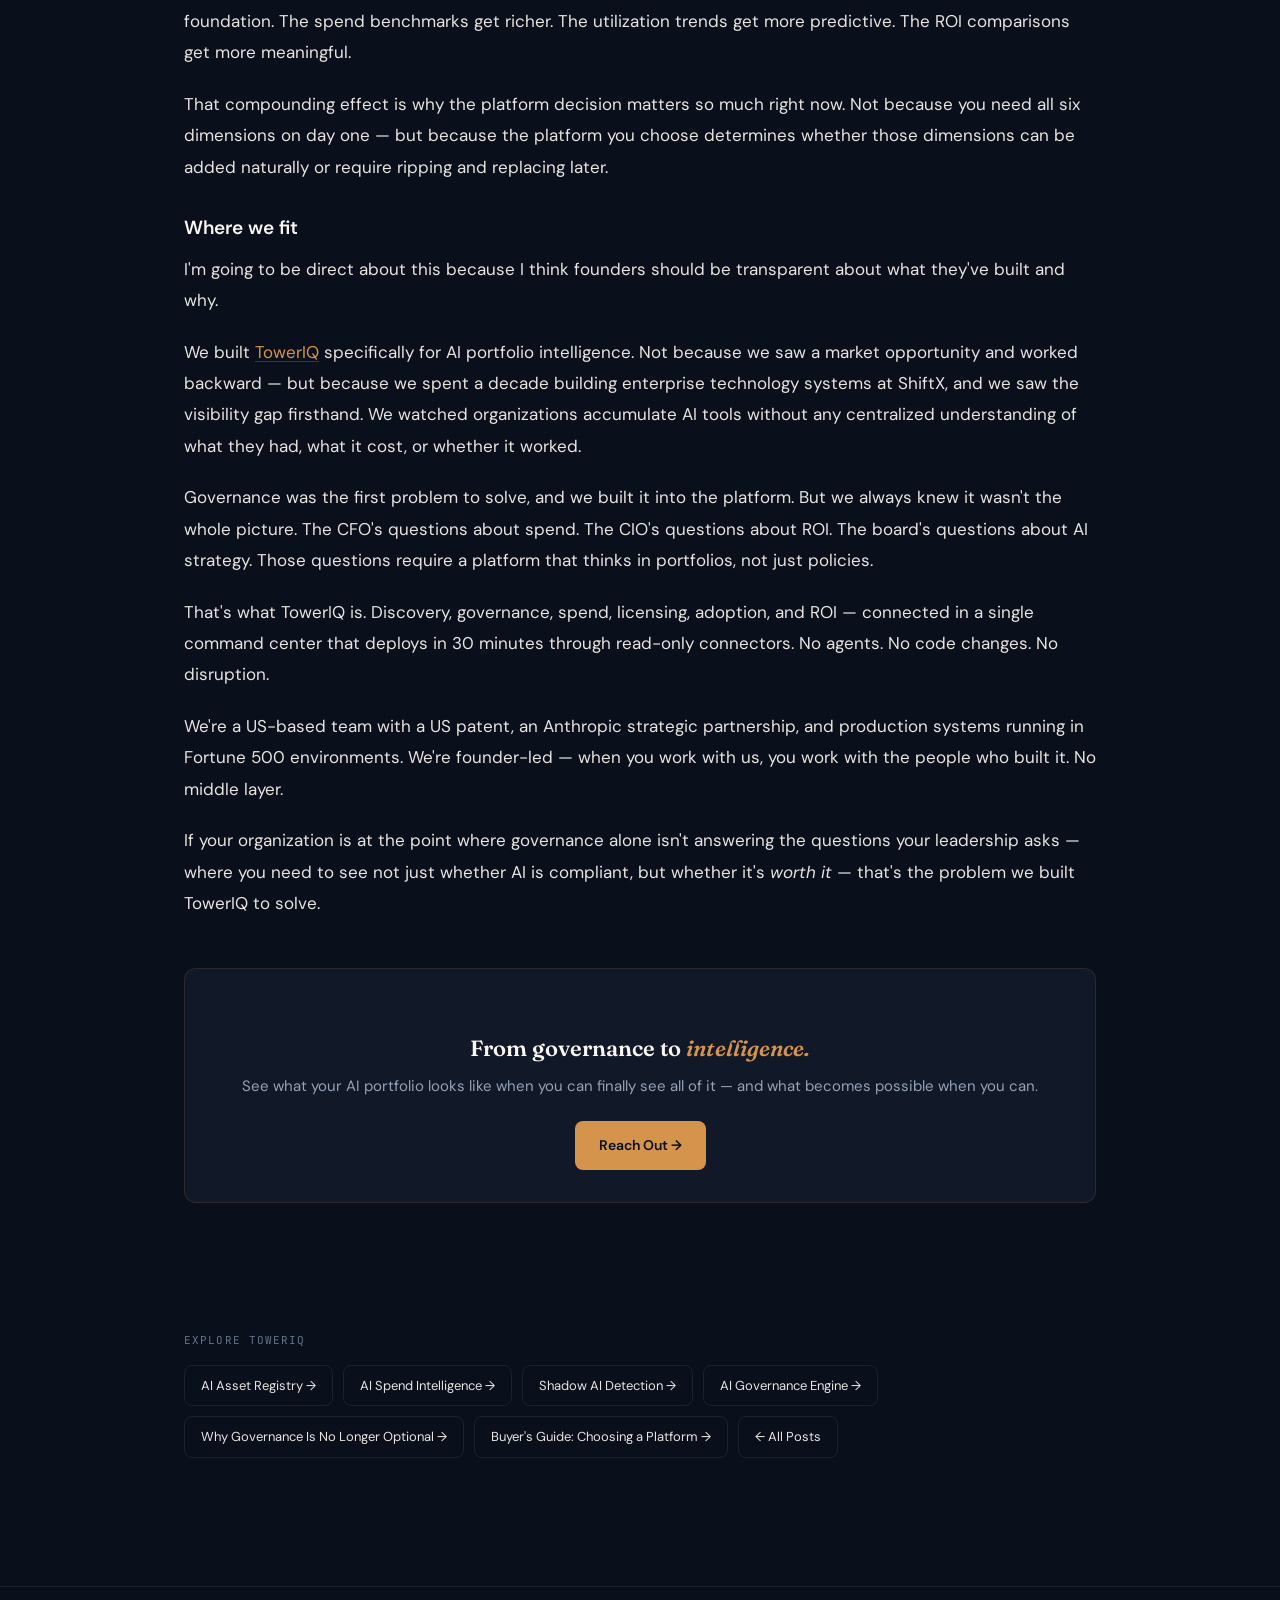
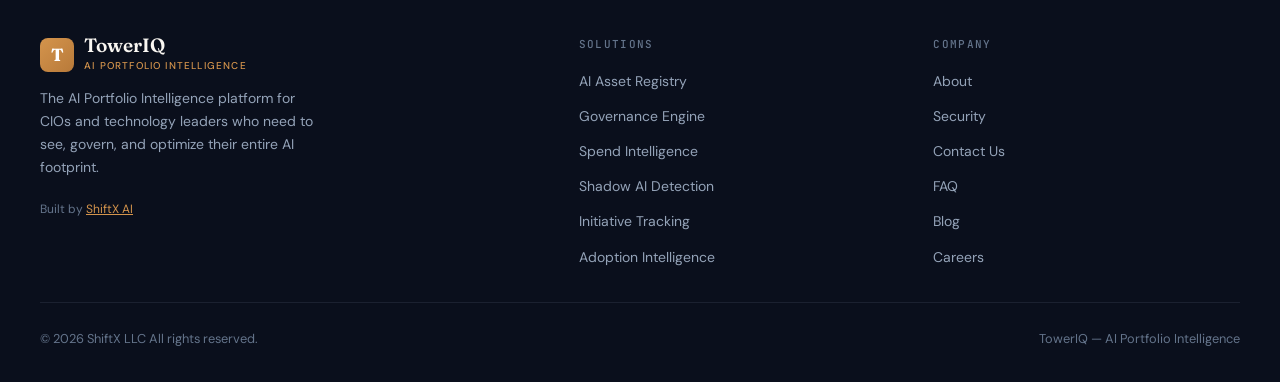
<file: blog/ai-portfolio-intelligence.html>
<!DOCTYPE html>
<html lang="en">
<head>
<meta charset="UTF-8">
<meta name="viewport" content="width=device-width, initial-scale=1.0, viewport-fit=cover">
<title>From AI Governance to AI Portfolio Intelligence | TowerIQ Blog</title>
<meta name="description" content="AI governance solved the compliance question. AI portfolio intelligence solves the bigger one: what AI do we have, what does it cost, and is it working?">
<meta name="keywords" content="AI portfolio intelligence, AI governance evolution, enterprise AI management, AI portfolio management, AI governance platform">
<meta name="robots" content="index, follow">
<link rel="canonical" href="https://toweriq.ai/blog/ai-portfolio-intelligence">
<meta property="og:title" content="From AI Governance to AI Portfolio Intelligence">
<meta property="og:description" content="AI governance solved compliance. Portfolio intelligence solves the bigger question: what do we have, what does it cost, is it working?">
<meta property="og:type" content="article">
<meta property="og:url" content="https://toweriq.ai/blog/ai-portfolio-intelligence">
<meta name="twitter:card" content="summary_large_image">
<meta name="author" content="Srikanth Balusani">
<link rel="icon" type="image/svg+xml" href="/favicon.svg">
<link rel="preconnect" href="https://fonts.googleapis.com">
<link rel="preconnect" href="https://fonts.gstatic.com" crossorigin>
<link href="https://fonts.googleapis.com/css2?family=DM+Sans:ital,opsz,wght@0,9..40,300;0,9..40,400;0,9..40,500;0,9..40,600;0,9..40,700;1,9..40,400&family=Fraunces:ital,opsz,wght@0,9..144,300;0,9..144,400;0,9..144,600;0,9..144,700;1,9..144,400&family=JetBrains+Mono:wght@400;500&display=swap" rel="stylesheet">
<link rel="stylesheet" href="blog.css">

<script type="application/ld+json">
{"@context":"https://schema.org","@type":"Article","headline":"Evolving from AI Governance to AI Portfolio Intelligence — Why That Matters in the Era of AI","author":{"@type":"Person","name":"Srikanth Balusani","jobTitle":"Co-Founder & CTO","worksFor":{"@type":"Organization","name":"ShiftX LLC"}},"publisher":{"@type":"Organization","name":"TowerIQ","url":"https://toweriq.ai"},"datePublished":"2026-04-19","dateModified":"2026-04-19","description":"AI governance solved compliance. AI portfolio intelligence solves the bigger question.","mainEntityOfPage":"https://toweriq.ai/blog/ai-portfolio-intelligence"}
</script>

<script type="application/ld+json">
{"@context":"https://schema.org","@type":"BreadcrumbList","itemListElement":[
{"@type":"ListItem","position":1,"name":"Home","item":"https://toweriq.ai"},
{"@type":"ListItem","position":2,"name":"Blog","item":"https://toweriq.ai/blog/"},
{"@type":"ListItem","position":3,"name":"AI Portfolio Intelligence","item":"https://toweriq.ai/blog/ai-portfolio-intelligence"}
]}
</script>

<style>
.evo-grid{display:grid;grid-template-columns:1fr auto 1fr;gap:20px;margin:40px 0;align-items:start}
.evo-card{padding:24px;border-radius:10px;border:1px solid var(--border);background:var(--navy-mid)}
.evo-card h4{font-size:15px;color:var(--cream);margin-bottom:10px}
.evo-card p{font-size:13px;color:var(--slate);line-height:1.65;margin:0}
.evo-card.old{opacity:0.7}
.evo-card.new{border-color:rgba(212,148,76,0.2);background:rgba(212,148,76,0.03)}
.evo-arrow{display:flex;align-items:center;justify-content:center;font-size:24px;color:var(--copper);padding-top:30px}
.evo-label{font-family:var(--font-mono);font-size:10px;text-transform:uppercase;letter-spacing:0.1em;margin-bottom:10px}
.evo-label.old-label{color:var(--slate-dim)}
.evo-label.new-label{color:var(--copper)}
.dim-grid{display:grid;grid-template-columns:repeat(2,1fr);gap:16px;margin:36px 0}
.dim-card{padding:24px;border-radius:10px;border:1px solid var(--border);background:var(--navy-mid)}
.dim-card h4{font-size:16px;color:var(--cream);margin-bottom:8px}
.dim-card p{font-size:14px;color:var(--slate);line-height:1.7;margin:0}
@media(max-width:768px){.evo-grid{grid-template-columns:1fr;gap:12px}.evo-arrow{transform:rotate(90deg);padding:0}.dim-grid{grid-template-columns:1fr}}
</style>
</head>
<body>

<nav class="blog-nav">
  <div class="nav-inner">
    <a href="../" class="nav-logo">
      <div class="nav-logo-icon">T</div>
      <div class="nav-logo-wrap">
        <span class="nav-logo-text">TowerIQ</span>
        <span class="nav-logo-tagline">AI Portfolio Intelligence</span>
      </div>
    </a>
    <div class="nav-links">
      <a href="../#challenge">The Problem</a>
      <a href="../#platform">Solution</a>
      <a href="../#platform">AI Governance</a>
      <a href="../#roi">ROI &amp; Value</a>
      <a href="../#integrations">Integrations</a>
      <a href="./" class="active">Blog</a>
    </div>
    <div class="nav-cta">
      <a href="../" class="btn-primary">Get in Touch →</a>
    </div>
    <button class="hamburger" id="hamburger-btn" aria-label="Menu" onclick="toggleDrawer()">
      <span></span><span></span><span></span>
    </button>
  </div>
</nav>

<div class="mobile-drawer" id="mobile-drawer">
  <button class="drawer-close" onclick="toggleDrawer()">✕</button>
  <a href="../#challenge" onclick="toggleDrawer()">The Problem</a>
  <a href="../#platform" onclick="toggleDrawer()">Solution</a>
  <a href="../#platform" onclick="toggleDrawer()">AI Governance</a>
  <a href="../#roi" onclick="toggleDrawer()">ROI &amp; Value</a>
  <a href="../#integrations" onclick="toggleDrawer()">Integrations</a>
  <a href="./" onclick="toggleDrawer()">Blog</a>
  <a href="../" class="btn-primary" style="text-align:center;justify-content:center;margin-top:8px">Get in Touch →</a>
</div>

<div class="post-accent"></div>

<main>

<div class="blog-breadcrumb">
  <a href="../">Home</a><span class="sep">→</span><a href="./">Blog</a><span class="sep">→</span><span style="color:var(--cream-dim)">AI Portfolio Intelligence</span>
</div>

<header class="blog-header">
  <div class="blog-label">Thought Leadership</div>
  <h1>Evolving from AI Governance to <em>AI Portfolio Intelligence</em></h1>
  <div class="blog-meta">
    By <a href="https://www.linkedin.com/in/srikanthbalusani/" target="_blank" rel="noopener">Srikanth Balusani</a><span>·</span>April 19, 2026<span>·</span>9 min read
  </div>
</header>

<nav class="blog-toc" aria-label="Table of contents">
  <div class="blog-toc-inner">
    <div class="blog-toc-title">In This Article</div>
    <ul class="blog-toc-list">
      <li><a href="#governance-isnt-enough" class="blog-toc-link" data-target="governance-isnt-enough"><span class="blog-toc-num">01</span>Governance Isn't Enough Anymore</a></li>
      <li><a href="#three-waves" class="blog-toc-link" data-target="three-waves"><span class="blog-toc-num">02</span>Three Waves of Enterprise AI Management</a></li>
      <li><a href="#what-portfolio" class="blog-toc-link" data-target="what-portfolio"><span class="blog-toc-num">03</span>What AI Portfolio Intelligence Actually Means</a></li>
      <li><a href="#six-dimensions" class="blog-toc-link" data-target="six-dimensions"><span class="blog-toc-num">04</span>The Six Dimensions</a></li>
      <li><a href="#why-now" class="blog-toc-link" data-target="why-now"><span class="blog-toc-num">05</span>Why This Matters Now</a></li>
    </ul>
  </div>
</nav>

<article class="blog-body">

<p>I've spent the last two years talking to CIOs and CTOs about how they manage AI across their organizations. And I've noticed a pattern in how the conversation has shifted.</p>

<p>In 2024, the question was: "Do we have an AI governance policy?" That was the right question at the time. AI was new to most enterprises. The immediate need was guardrails — something, anything, to prevent the obvious risks.</p>

<p>In 2025, the question evolved: "How do we enforce our governance policy at scale?" Organizations had policies. They just couldn't enforce them fast enough. Shadow AI was growing faster than any manual process could track. The answer was automation — platforms that could discover tools and enforce policies continuously.</p>

<p>Now, in 2026, the question has shifted again. And it's a fundamentally different question than the ones that came before it:</p>

<p><strong>"What does our AI portfolio actually look like — and are we getting value from it?"</strong></p>

<p>That question doesn't live in the governance bucket. It doesn't live in the security bucket. It doesn't live in the finance bucket. It spans all three — and it requires a different kind of platform than anything the market has offered so far.</p>

<p>This is the evolution from AI governance to AI portfolio intelligence. And I think it's the most important shift happening in enterprise AI management right now.</p>

<h2 id="governance-isnt-enough">Governance Isn't <em>Enough Anymore</em></h2>

<p>Let me be clear: governance still matters. Compliance still matters. Policy enforcement, audit trails, risk assessment — all of that is table stakes. No organization can operate without it, especially with the EU AI Act taking full effect this August.</p>

<p>But governance answers a narrow question: <strong>"Is this AI tool compliant?"</strong> Yes or no. Pass or fail. Approved or blocked.</p>

<p>It doesn't answer: Is this tool delivering value? Are we paying too much for it? Is another department already using something that does the same thing? Are we getting ROI from our AI investments, or are we just accumulating tools?</p>

<p>I've sat with CIOs who have governance programs they're proud of — automated enforcement, immutable audit trails, continuous monitoring, the works. And then I ask them: "How much are you spending on AI, broken down by department?" Silence. "Which AI investments are delivering the highest ROI?" They don't know. "Are three departments paying for the same tool separately?" They've never checked.</p>

<p>Governance tells you whether your AI portfolio is compliant. It doesn't tell you whether it's <em>smart</em>.</p>

<div class="blog-callout">
  <p><strong>The organizations that will win with AI in 2026 and beyond won't be the ones with the best compliance scores.</strong> They'll be the ones who treat AI like what it is — a portfolio of investments that needs to be discovered, governed, optimized, and measured. Just like any other strategic portfolio.</p>
</div>

<h2 id="three-waves">Three Waves of <em>Enterprise AI Management</em></h2>

<p>The market has evolved through three distinct waves, and understanding them helps explain why portfolio intelligence is the natural next step.</p>

<h3>Wave 1: Policy and risk (2023–2024)</h3>

<p>The first wave was reactive. AI appeared in the enterprise faster than anyone expected. Organizations scrambled to write policies, form committees, and assess risk. The tools that emerged in this wave focused on model risk assessment — bias testing, fairness evaluation, explainability. They were built for data science teams managing a handful of ML models.</p>

<p>The limitation: these tools assumed AI was something a centralized team controlled. They weren't built for a world where every department adopts AI tools independently.</p>

<h3>Wave 2: Discovery and enforcement (2025)</h3>

<p>The second wave was about visibility. Organizations realized they couldn't govern what they couldn't see. Shadow AI became the defining challenge — employees adopting tools without IT knowledge, SaaS vendors embedding AI features into routine updates, engineering teams deploying agents without going through procurement.</p>

<p>The tools that emerged focused on SaaS-level AI discovery, identity provider integration, and automated policy enforcement. This was a massive step forward. For the first time, organizations could see their full AI landscape and enforce policies at scale.</p>

<p>The limitation: discovery and governance are necessary but not sufficient. Knowing what you have and whether it's compliant doesn't tell you whether it's worth what you're paying for it.</p>

<h3>Wave 3: Portfolio intelligence (2026)</h3>

<p>The third wave — the one we're entering now — treats enterprise AI as a portfolio. Not a risk to mitigate. Not a compliance checkbox. A portfolio of investments that needs holistic management across multiple dimensions: discovery, governance, spend, licensing, adoption, and ROI.</p>

<p>This is where the conversation shifts from "is this tool compliant?" to "is this tool delivering value?" From "how many AI tools do we have?" to "are we investing in the right ones?" From "are we at risk?" to "are we getting smarter about how we deploy AI across the organization?"</p>

<div class="evo-grid">
  <div class="evo-card old">
    <div class="evo-label old-label">Traditional AI Governance</div>
    <h4>Answers: "Is it compliant?"</h4>
    <p>Policy enforcement. Risk assessment. Audit trails. Compliance reporting. Shadow AI detection. Vendor allowlists. Essential — but narrow. Tells you whether AI tools pass or fail. Doesn't tell you whether they're worth the investment.</p>
  </div>
  <div class="evo-arrow">→</div>
  <div class="evo-card new">
    <div class="evo-label new-label">AI Portfolio Intelligence</div>
    <h4>Answers: "Is it working?"</h4>
    <p>Everything governance covers — plus spend tracking by department, license utilization, duplicate detection, adoption heatmaps, ROI metrics, renewal management, and board-level reporting. Treats AI as a portfolio to optimize, not just a risk to manage.</p>
  </div>
</div>

<h2 id="what-portfolio">What AI Portfolio Intelligence <em>Actually Means</em></h2>

<p>I want to be precise about what I mean by "AI portfolio intelligence" because I think the term could easily become another piece of enterprise jargon that means everything and nothing.</p>

<p>AI portfolio intelligence is <strong>the ability to see, govern, and optimize every AI investment across your organization from a single platform</strong> — and to connect that visibility to business outcomes.</p>

<p>It's what happens when you stop treating AI governance, AI spend management, AI security, and AI ROI measurement as four separate workstreams managed by four separate teams with four separate tools — and start treating them as facets of a single operational challenge: managing your AI portfolio.</p>

<p>Think about how enterprises manage their financial portfolio. No CFO would accept having one tool that tracks which stocks they own, a separate tool that tracks what they cost, a third tool that assesses risk, and a fourth tool that measures returns — with no integration between them. That would be insane. You'd never make a coherent investment decision.</p>

<p>But that's exactly how most enterprises manage their AI portfolio today. Discovery in one tool (or a spreadsheet). Governance in another (or a PDF). Spend tracking in finance's reconciliation process (or not at all). ROI measurement nowhere — or in anecdotes from individual teams.</p>

<p>Portfolio intelligence means collapsing all of that into a single command center where every dimension is connected. Where you can see that the AI writing tool Marketing uses is compliant, costs $2,400/month, has 73% utilization, and was adopted by 8 employees this quarter — all in one view. Where the CFO and the CIO and the CISO are looking at the same data, through different lenses, from the same platform.</p>

<h2 id="six-dimensions">The Six <em>Dimensions</em></h2>

<p>A complete AI portfolio intelligence platform covers six dimensions. Most existing tools cover one or two. The gap between what's needed and what's available is where the opportunity — and the risk — lives.</p>

<div class="dim-grid">
  <div class="dim-card">
    <h4>1. Discovery</h4>
    <p>A continuously updated inventory of every AI tool, agent, model, and application in the organization — including shadow AI. Not what IT thinks is deployed. What's actually deployed. Connected to identity providers and AI platforms for real-time accuracy.</p>
  </div>
  <div class="dim-card">
    <h4>2. Governance</h4>
    <p>Automated policy enforcement against the full inventory. Rules extracted from governance documents. Continuous evaluation. Exception workflows. Immutable audit trails. Compliance that scales with adoption instead of creating bottlenecks.</p>
  </div>
  <div class="dim-card">
    <h4>3. Spend</h4>
    <p>AI cost visibility by platform, department, and tool. Across per-seat, per-token, and consumption-based billing models. Aggregated from every vendor into a single view. Not a quarterly reconciliation — a live dashboard.</p>
  </div>
  <div class="dim-card">
    <h4>4. Licensing</h4>
    <p>Utilization rates for every AI license contract. Idle seats identified. Duplicate subscriptions surfaced. Renewal dates tracked with advance alerts. Procurement armed with data for negotiations.</p>
  </div>
  <div class="dim-card">
    <h4>5. Adoption</h4>
    <p>Department-level adoption heatmaps. Which teams are using AI most? Which tools have the highest engagement? Where is adoption growing, and where is it stalling? This is the leading indicator for where AI investment will deliver value.</p>
  </div>
  <div class="dim-card">
    <h4>6. ROI</h4>
    <p>The metric that connects everything else. Which AI investments are delivering measurable returns? Which ones are burning budget without impact? When the board asks "what are we getting from AI?" — this is the answer that matters.</p>
  </div>
</div>

<p>Most governance platforms cover dimension 2. Some cover dimension 1. A few cover dimensions 1 and 2 together. Almost none cover dimensions 3 through 6 — because they were built as governance tools, not portfolio intelligence platforms.</p>

<p>And dimensions 3 through 6 are where the money is. Literally. <a href="../?feature=2#platform">Spend visibility</a> alone typically reveals 20–30% savings in the first audit. License optimization recovers thousands per month in idle seats. ROI measurement tells you where to invest next — not based on gut feel, but based on data.</p>

<div class="blog-cta">
  <h3>See all six dimensions in <em>one platform.</em></h3>
  <p>TowerIQ was built for AI portfolio intelligence from the ground up. Discovery, governance, spend, licensing, adoption, and ROI — one command center.</p>
  <a href="../">Reach Out →</a>
</div>

<h2 id="why-now">Why This Matters <em>Now</em></h2>

<p>I want to explain why I think the timing of this shift matters — not just as a market trend, but as a practical decision for CIOs and CTOs making platform choices right now.</p>

<p><strong>AI portfolios are reaching a size where governance alone can't answer the questions leadership asks.</strong> When you had 20 AI tools, a governance platform that told you which ones were compliant was sufficient. When you have 147 tools across a dozen departments with $38,000/month in AI spend and three contract renewals in the next quarter — compliance status is one input into a much larger set of decisions. You need portfolio-level intelligence, not tool-level compliance.</p>

<p><strong>The CFO has entered the conversation.</strong> In 2024, AI was an IT conversation. In 2025, it became a security conversation. In 2026, it's a finance conversation. CFOs are asking where AI dollars go, what they're getting in return, and whether the organization is spending wisely. Those questions require spend tracking, utilization data, and ROI metrics — capabilities that governance platforms were never designed to provide.</p>

<p><strong>Competitive advantage is shifting from adoption to optimization.</strong> The early advantage went to organizations that adopted AI fastest. The next advantage goes to organizations that <em>optimize</em> AI best. Knowing which tools deliver value, which ones waste budget, and where to invest next is the competitive intelligence that separates AI leaders from AI spenders.</p>

<p><strong>The tools you choose now will compound over time.</strong> If you invest in a governance-only platform today, you'll need to add spend tracking, license management, and ROI measurement later — likely from different vendors that don't integrate well. If you invest in a portfolio intelligence platform today, every quarter builds on the same data foundation. The spend benchmarks get richer. The utilization trends get more predictive. The ROI comparisons get more meaningful.</p>

<p>That compounding effect is why the platform decision matters so much right now. Not because you need all six dimensions on day one — but because the platform you choose determines whether those dimensions can be added naturally or require ripping and replacing later.</p>

<h3>Where we fit</h3>

<p>I'm going to be direct about this because I think founders should be transparent about what they've built and why.</p>

<p>We built <a href="../?feature=0#platform">TowerIQ</a> specifically for AI portfolio intelligence. Not because we saw a market opportunity and worked backward — but because we spent a decade building enterprise technology systems at ShiftX, and we saw the visibility gap firsthand. We watched organizations accumulate AI tools without any centralized understanding of what they had, what it cost, or whether it worked.</p>

<p>Governance was the first problem to solve, and we built it into the platform. But we always knew it wasn't the whole picture. The CFO's questions about spend. The CIO's questions about ROI. The board's questions about AI strategy. Those questions require a platform that thinks in portfolios, not just policies.</p>

<p>That's what TowerIQ is. Discovery, governance, spend, licensing, adoption, and ROI — connected in a single command center that deploys in 30 minutes through read-only connectors. No agents. No code changes. No disruption.</p>

<p>We're a US-based team with a US patent, an Anthropic strategic partnership, and production systems running in Fortune 500 environments. We're founder-led — when you work with us, you work with the people who built it. No middle layer.</p>

<p>If your organization is at the point where governance alone isn't answering the questions your leadership asks — where you need to see not just whether AI is compliant, but whether it's <em>worth it</em> — that's the problem we built TowerIQ to solve.</p>

<div class="blog-cta">
  <h3>From governance to <em>intelligence.</em></h3>
  <p>See what your AI portfolio looks like when you can finally see all of it — and what becomes possible when you can.</p>
  <a href="../">Reach Out →</a>
</div>

</article>

<section class="blog-related">
  <div class="blog-related-label">Explore TowerIQ</div>
  <div class="blog-related-links">
    <a href="../?feature=0#platform" class="blog-related-link">AI Asset Registry →</a>
    <a href="../?feature=2#platform" class="blog-related-link">AI Spend Intelligence →</a>
    <a href="../?feature=3#platform" class="blog-related-link">Shadow AI Detection →</a>
    <a href="../?feature=1#platform" class="blog-related-link">AI Governance Engine →</a>
    <a href="enterprise-ai-governance-2026.html" class="blog-related-link">Why Governance Is No Longer Optional →</a>
    <a href="choose-ai-governance-platform.html" class="blog-related-link">Buyer's Guide: Choosing a Platform →</a>
    <a href="./" class="blog-related-link">← All Posts</a>
  </div>
</section>

</main>

<footer class="blog-footer">
  <div class="footer-inner">
    <div>
      <a href="../" class="nav-logo" style="text-decoration:none">
        <div class="nav-logo-icon">T</div>
        <div class="nav-logo-wrap">
          <span class="nav-logo-text">TowerIQ</span>
          <span class="nav-logo-tagline">AI Portfolio Intelligence</span>
        </div>
      </a>
      <p class="footer-brand-tagline">The AI Portfolio Intelligence platform for CIOs and technology leaders who need to see, govern, and optimize their entire AI footprint.</p>
      <div style="margin-top:1.25rem;font-size:0.75rem;color:var(--slate-dim)">Built by <a href="https://shiftx.ai/" target="_blank" rel="noopener" style="color:var(--copper)">ShiftX AI</a></div>
    </div>
    <div>
      <div class="footer-col-title">Solutions</div>
      <div class="footer-links">
        <a href="../#platform">AI Asset Registry</a>
        <a href="../#platform">Governance Engine</a>
        <a href="../#platform">Spend Intelligence</a>
        <a href="../#platform">Shadow AI Detection</a>
        <a href="../#platform">Initiative Tracking</a>
        <a href="../#platform">Adoption Intelligence</a>
      </div>
    </div>
    <div>
      <div class="footer-col-title">Company</div>
      <div class="footer-links">
        <a href="../">About</a>
        <a href="../#security">Security</a>
        <a href="mailto:contact@toweriq.ai">Contact Us</a>
        <a href="../#faq">FAQ</a>
        <a href="./">Blog</a>
        <a href="../careers/">Careers</a>
      </div>
    </div>
  </div>
  <div class="footer-bottom">
    <div>© 2026 ShiftX LLC All rights reserved.</div>
    <div>TowerIQ — AI Portfolio Intelligence</div>
  </div>
</footer>

<script>
function toggleDrawer() {
  document.getElementById('mobile-drawer').classList.toggle('open');
}
(function() {
  const tocLinks = document.querySelectorAll('.blog-toc-link');
  const sections = [];
  tocLinks.forEach(link => {
    const id = link.getAttribute('data-target');
    const section = document.getElementById(id);
    if (section) sections.push({ id, el: section, link });
  });
  function updateActive() {
    const scrollY = window.scrollY + 160;
    let current = sections[0];
    for (const s of sections) { if (s.el.offsetTop <= scrollY) current = s; }
    tocLinks.forEach(l => l.classList.remove('active'));
    if (current) current.link.classList.add('active');
  }
  window.addEventListener('scroll', updateActive, { passive: true });
  updateActive();
  tocLinks.forEach(link => {
    link.addEventListener('click', (e) => {
      e.preventDefault();
      const target = document.getElementById(link.getAttribute('data-target'));
      if (target) window.scrollTo({ top: target.offsetTop - 100, behavior: 'smooth' });
    });
  });
})();
</script>

</body>
</html>
</file>
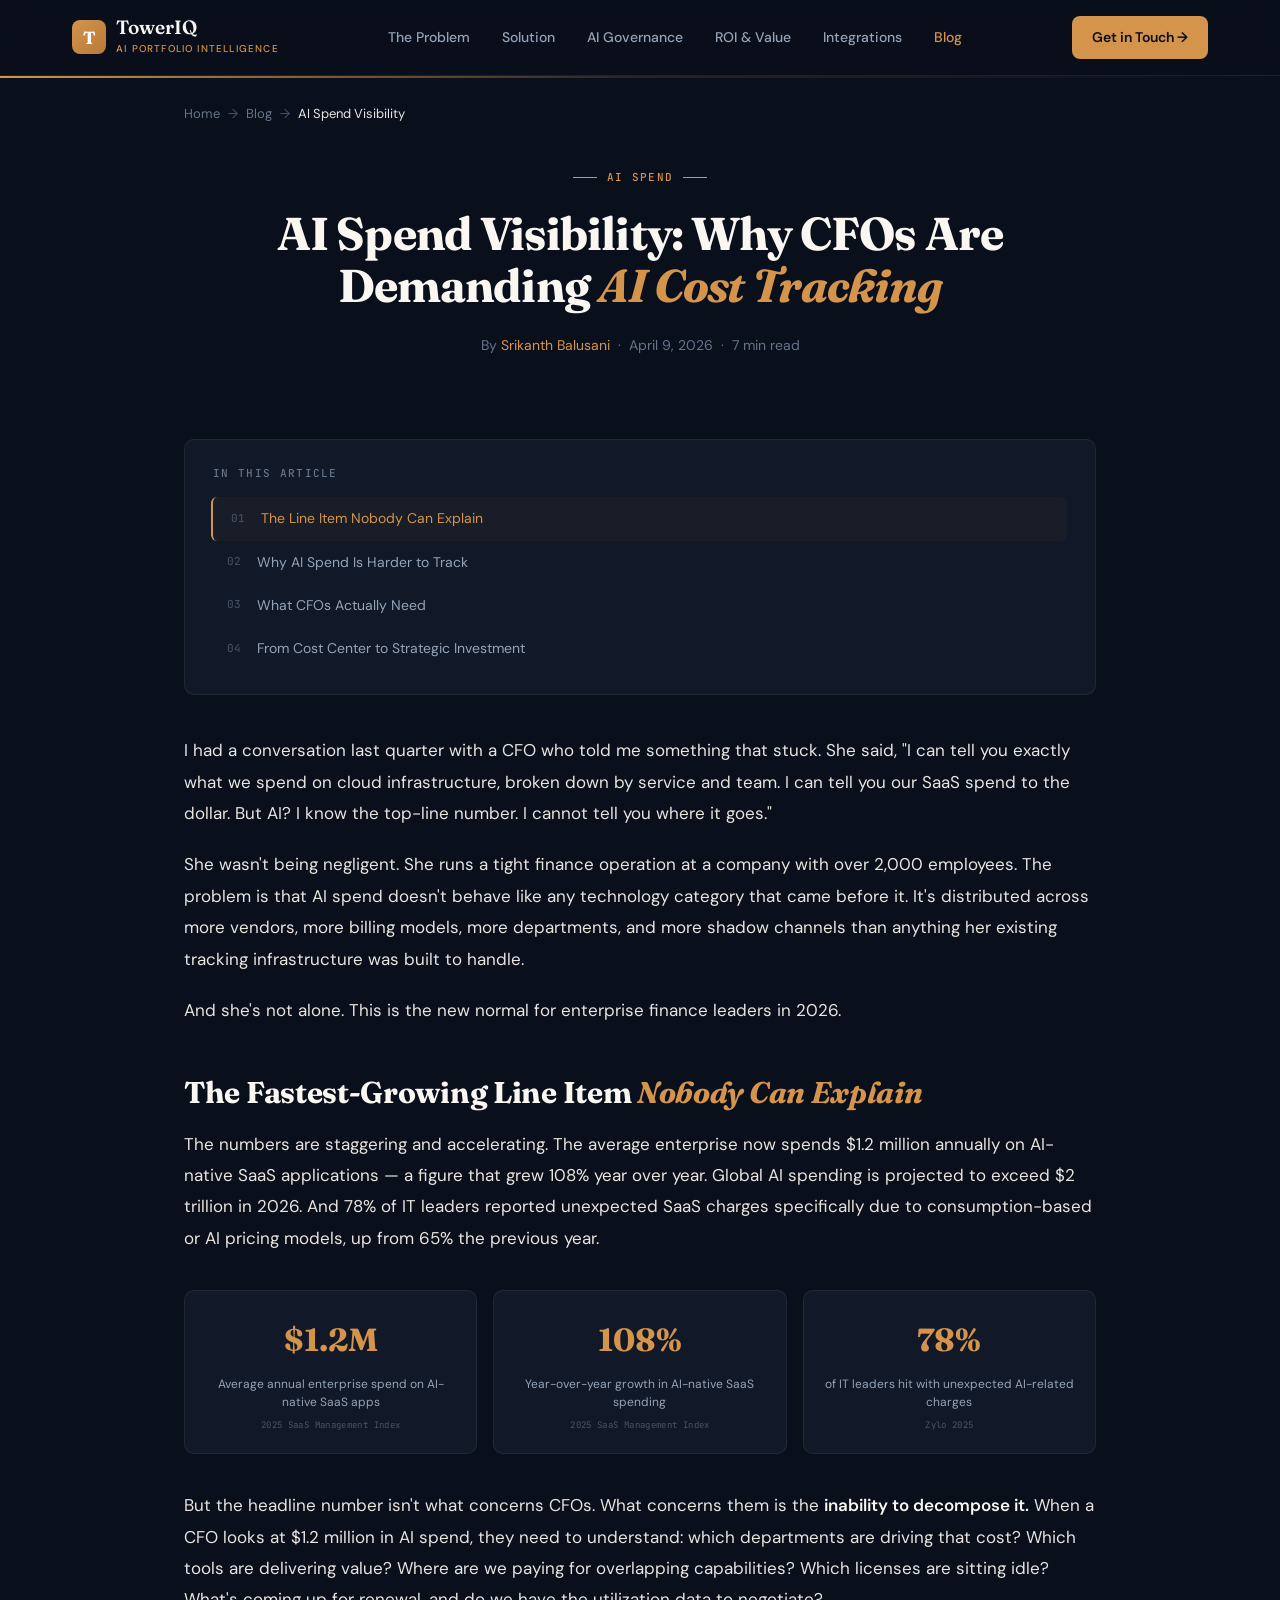
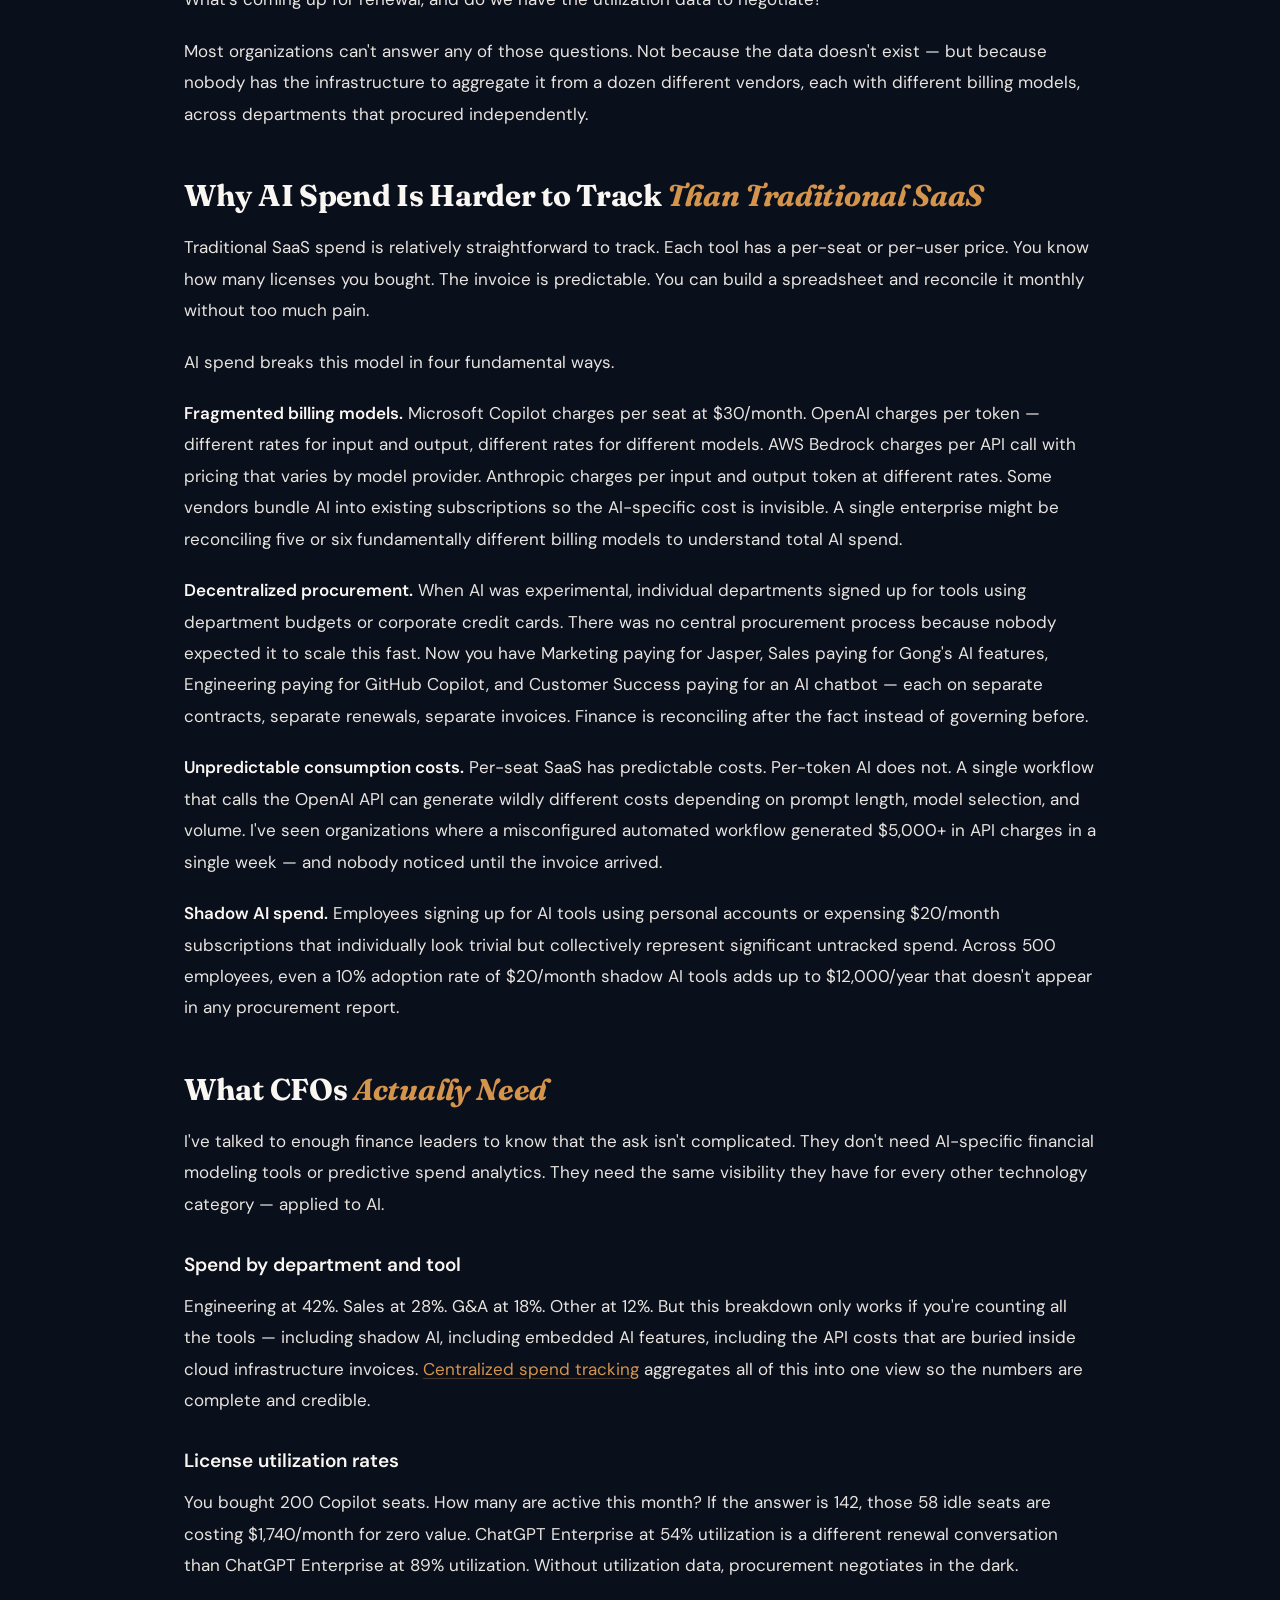
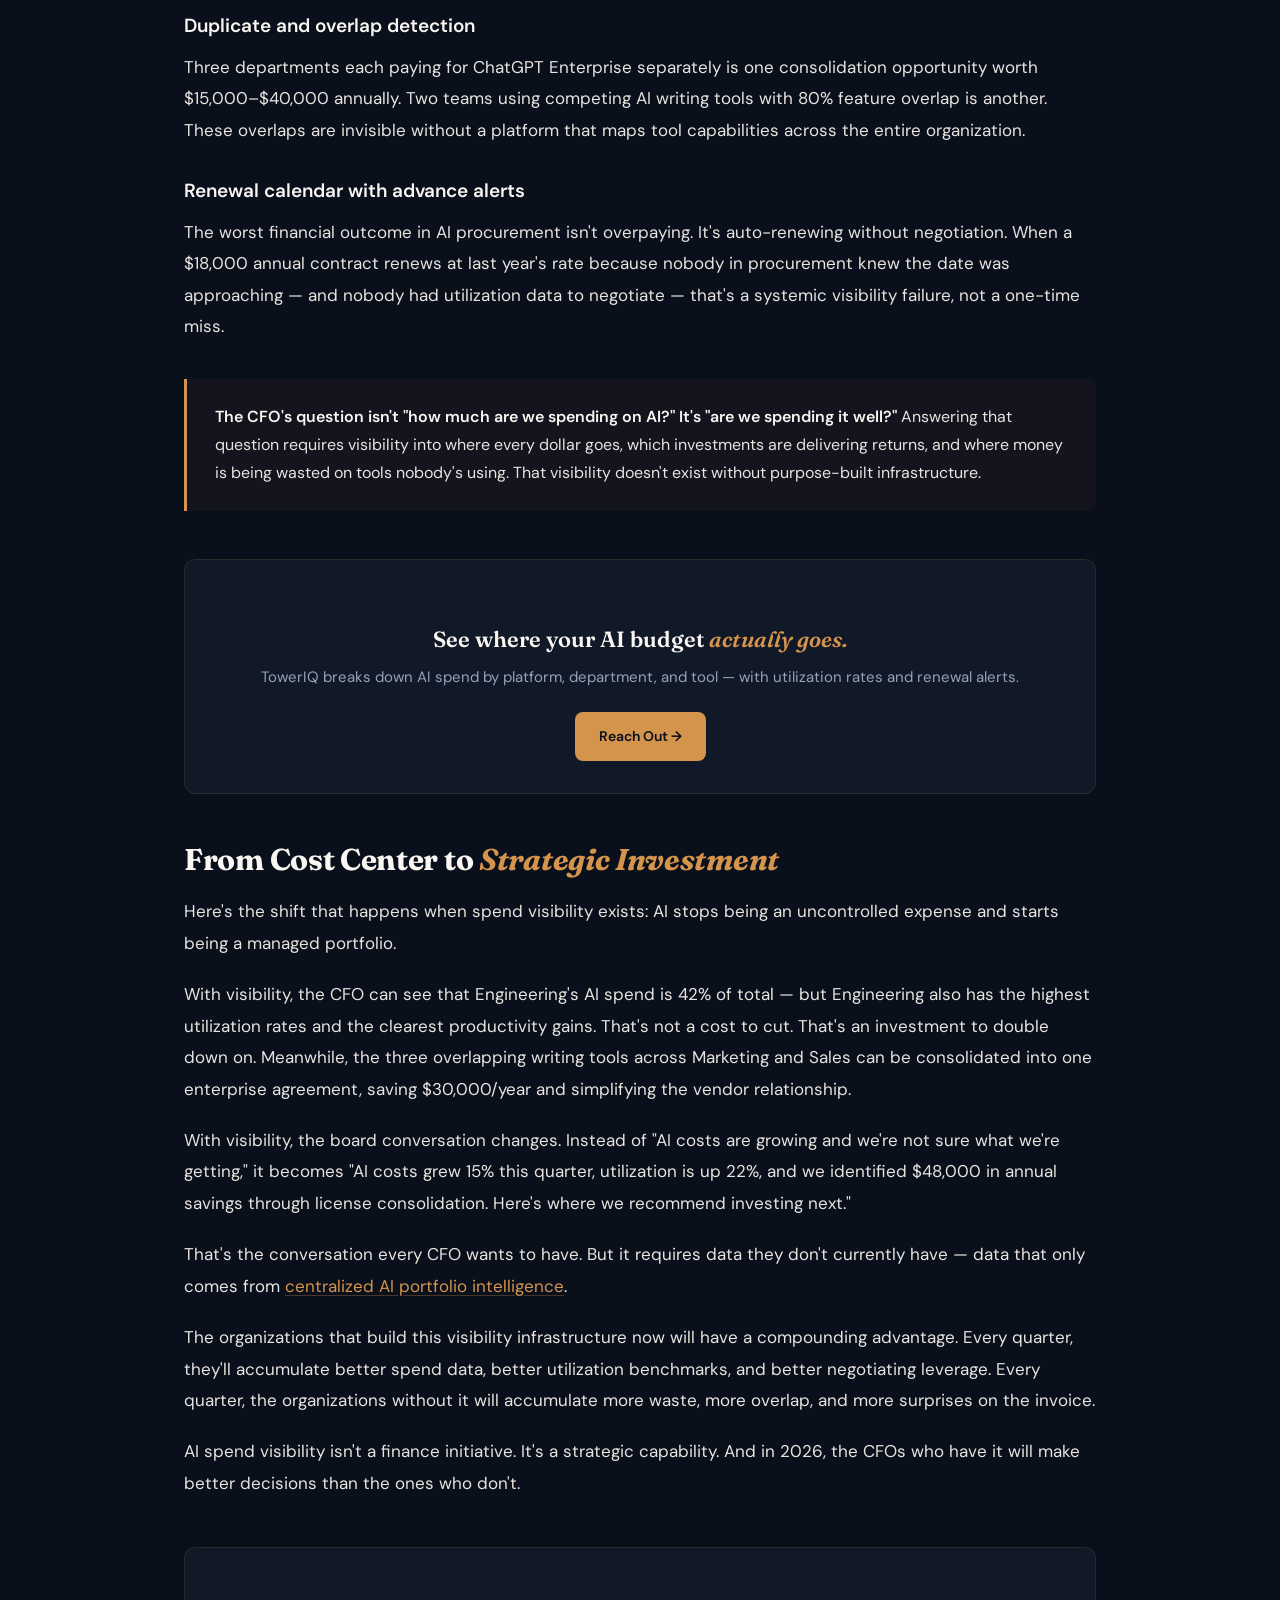
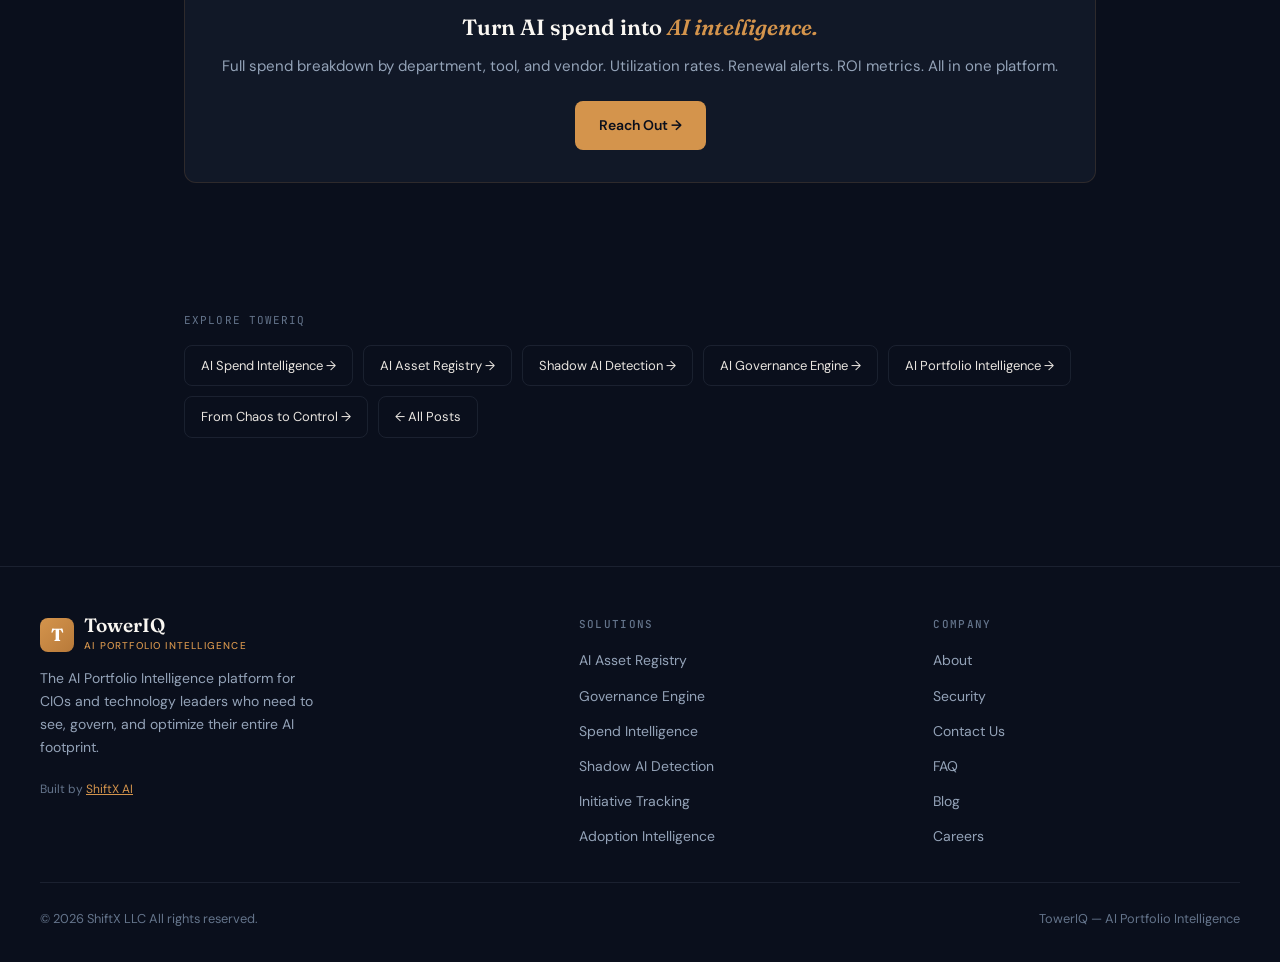
<file: blog/ai-spend-visibility-cfo.html>
<!DOCTYPE html>
<html lang="en">
<head>
<meta charset="UTF-8">
<meta name="viewport" content="width=device-width, initial-scale=1.0, viewport-fit=cover">
<title>AI Spend Visibility: Why CFOs Demand Cost Tracking | TowerIQ Blog</title>
<meta name="description" content="AI is the fastest-growing line item most CFOs can't explain. Here's why spend visibility became a C-suite priority and what finance leaders need.">
<meta name="keywords" content="AI spend visibility, AI cost tracking CFO, enterprise AI budget, AI spend management, AI cost optimization">
<meta name="robots" content="index, follow">
<link rel="canonical" href="https://toweriq.ai/blog/ai-spend-visibility-cfo">
<meta property="og:title" content="AI Spend Visibility: Why CFOs Are Demanding AI Cost Tracking">
<meta property="og:description" content="AI is the fastest-growing line item most CFOs can't explain. Here's what finance leaders need.">
<meta property="og:type" content="article">
<meta property="og:url" content="https://toweriq.ai/blog/ai-spend-visibility-cfo">
<meta name="twitter:card" content="summary_large_image">
<meta name="author" content="Srikanth Balusani">
<link rel="icon" type="image/svg+xml" href="/favicon.svg">
<link rel="preconnect" href="https://fonts.googleapis.com">
<link rel="preconnect" href="https://fonts.gstatic.com" crossorigin>
<link href="https://fonts.googleapis.com/css2?family=DM+Sans:ital,opsz,wght@0,9..40,300;0,9..40,400;0,9..40,500;0,9..40,600;0,9..40,700;1,9..40,400&family=Fraunces:ital,opsz,wght@0,9..144,300;0,9..144,400;0,9..144,600;0,9..144,700;1,9..144,400&family=JetBrains+Mono:wght@400;500&display=swap" rel="stylesheet">
<link rel="stylesheet" href="blog.css">

<script type="application/ld+json">
{"@context":"https://schema.org","@type":"Article","headline":"AI Spend Visibility: Why CFOs Are Demanding AI Cost Tracking","author":{"@type":"Person","name":"Srikanth Balusani","jobTitle":"Co-Founder & CTO","worksFor":{"@type":"Organization","name":"ShiftX LLC"}},"publisher":{"@type":"Organization","name":"TowerIQ","url":"https://toweriq.ai"},"datePublished":"2026-04-09","dateModified":"2026-04-09","description":"AI is the fastest-growing line item most CFOs can't explain.","mainEntityOfPage":"https://toweriq.ai/blog/ai-spend-visibility-cfo"}
</script>

<script type="application/ld+json">
{"@context":"https://schema.org","@type":"BreadcrumbList","itemListElement":[
{"@type":"ListItem","position":1,"name":"Home","item":"https://toweriq.ai"},
{"@type":"ListItem","position":2,"name":"Blog","item":"https://toweriq.ai/blog/"},
{"@type":"ListItem","position":3,"name":"AI Spend Visibility","item":"https://toweriq.ai/blog/ai-spend-visibility-cfo"}
]}
</script>
</head>
<body>

<nav class="blog-nav">
  <div class="nav-inner">
    <a href="../" class="nav-logo">
      <div class="nav-logo-icon">T</div>
      <div class="nav-logo-wrap">
        <span class="nav-logo-text">TowerIQ</span>
        <span class="nav-logo-tagline">AI Portfolio Intelligence</span>
      </div>
    </a>
    <div class="nav-links">
      <a href="../#challenge">The Problem</a>
      <a href="../#platform">Solution</a>
      <a href="../#platform">AI Governance</a>
      <a href="../#roi">ROI &amp; Value</a>
      <a href="../#integrations">Integrations</a>
      <a href="./" class="active">Blog</a>
    </div>
    <div class="nav-cta">
      <a href="../" class="btn-primary">Get in Touch →</a>
    </div>
    <button class="hamburger" id="hamburger-btn" aria-label="Menu" onclick="toggleDrawer()">
      <span></span><span></span><span></span>
    </button>
  </div>
</nav>

<div class="mobile-drawer" id="mobile-drawer">
  <button class="drawer-close" onclick="toggleDrawer()">✕</button>
  <a href="../#challenge" onclick="toggleDrawer()">The Problem</a>
  <a href="../#platform" onclick="toggleDrawer()">Solution</a>
  <a href="../#platform" onclick="toggleDrawer()">AI Governance</a>
  <a href="../#roi" onclick="toggleDrawer()">ROI &amp; Value</a>
  <a href="../#integrations" onclick="toggleDrawer()">Integrations</a>
  <a href="./" onclick="toggleDrawer()">Blog</a>
  <a href="../" class="btn-primary" style="text-align:center;justify-content:center;margin-top:8px">Get in Touch →</a>
</div>

<div class="post-accent"></div>

<main>

<div class="blog-breadcrumb">
  <a href="../">Home</a><span class="sep">→</span><a href="./">Blog</a><span class="sep">→</span><span style="color:var(--cream-dim)">AI Spend Visibility</span>
</div>

<header class="blog-header">
  <div class="blog-label">AI Spend</div>
  <h1>AI Spend Visibility: Why CFOs Are Demanding <em>AI Cost Tracking</em></h1>
  <div class="blog-meta">
    By <a href="https://www.linkedin.com/in/srikanthbalusani/" target="_blank" rel="noopener">Srikanth Balusani</a><span>·</span>April 9, 2026<span>·</span>7 min read
  </div>
</header>

<nav class="blog-toc" aria-label="Table of contents">
  <div class="blog-toc-inner">
    <div class="blog-toc-title">In This Article</div>
    <ul class="blog-toc-list">
      <li><a href="#line-item" class="blog-toc-link" data-target="line-item"><span class="blog-toc-num">01</span>The Line Item Nobody Can Explain</a></li>
      <li><a href="#why-harder" class="blog-toc-link" data-target="why-harder"><span class="blog-toc-num">02</span>Why AI Spend Is Harder to Track</a></li>
      <li><a href="#what-cfos-need" class="blog-toc-link" data-target="what-cfos-need"><span class="blog-toc-num">03</span>What CFOs Actually Need</a></li>
      <li><a href="#strategic" class="blog-toc-link" data-target="strategic"><span class="blog-toc-num">04</span>From Cost Center to Strategic Investment</a></li>
    </ul>
  </div>
</nav>

<article class="blog-body">

<p>I had a conversation last quarter with a CFO who told me something that stuck. She said, "I can tell you exactly what we spend on cloud infrastructure, broken down by service and team. I can tell you our SaaS spend to the dollar. But AI? I know the top-line number. I cannot tell you where it goes."</p>

<p>She wasn't being negligent. She runs a tight finance operation at a company with over 2,000 employees. The problem is that AI spend doesn't behave like any technology category that came before it. It's distributed across more vendors, more billing models, more departments, and more shadow channels than anything her existing tracking infrastructure was built to handle.</p>

<p>And she's not alone. This is the new normal for enterprise finance leaders in 2026.</p>

<h2 id="line-item">The Fastest-Growing Line Item <em>Nobody Can Explain</em></h2>

<p>The numbers are staggering and accelerating. The average enterprise now spends $1.2 million annually on AI-native SaaS applications — a figure that grew 108% year over year. Global AI spending is projected to exceed $2 trillion in 2026. And 78% of IT leaders reported unexpected SaaS charges specifically due to consumption-based or AI pricing models, up from 65% the previous year.</p>

<div class="blog-stat-row">
  <div class="blog-stat">
    <div class="blog-stat-val">$1.2M</div>
    <div class="blog-stat-desc">Average annual enterprise spend on AI-native SaaS apps</div>
    <div class="blog-stat-source">2025 SaaS Management Index</div>
  </div>
  <div class="blog-stat">
    <div class="blog-stat-val">108%</div>
    <div class="blog-stat-desc">Year-over-year growth in AI-native SaaS spending</div>
    <div class="blog-stat-source">2025 SaaS Management Index</div>
  </div>
  <div class="blog-stat">
    <div class="blog-stat-val">78%</div>
    <div class="blog-stat-desc">of IT leaders hit with unexpected AI-related charges</div>
    <div class="blog-stat-source">Zylo 2025</div>
  </div>
</div>

<p>But the headline number isn't what concerns CFOs. What concerns them is the <strong>inability to decompose it.</strong> When a CFO looks at $1.2 million in AI spend, they need to understand: which departments are driving that cost? Which tools are delivering value? Where are we paying for overlapping capabilities? Which licenses are sitting idle? What's coming up for renewal, and do we have the utilization data to negotiate?</p>

<p>Most organizations can't answer any of those questions. Not because the data doesn't exist — but because nobody has the infrastructure to aggregate it from a dozen different vendors, each with different billing models, across departments that procured independently.</p>

<h2 id="why-harder">Why AI Spend Is Harder to Track <em>Than Traditional SaaS</em></h2>

<p>Traditional SaaS spend is relatively straightforward to track. Each tool has a per-seat or per-user price. You know how many licenses you bought. The invoice is predictable. You can build a spreadsheet and reconcile it monthly without too much pain.</p>

<p>AI spend breaks this model in four fundamental ways.</p>

<p><strong>Fragmented billing models.</strong> Microsoft Copilot charges per seat at $30/month. OpenAI charges per token — different rates for input and output, different rates for different models. AWS Bedrock charges per API call with pricing that varies by model provider. Anthropic charges per input and output token at different rates. Some vendors bundle AI into existing subscriptions so the AI-specific cost is invisible. A single enterprise might be reconciling five or six fundamentally different billing models to understand total AI spend.</p>

<p><strong>Decentralized procurement.</strong> When AI was experimental, individual departments signed up for tools using department budgets or corporate credit cards. There was no central procurement process because nobody expected it to scale this fast. Now you have Marketing paying for Jasper, Sales paying for Gong's AI features, Engineering paying for GitHub Copilot, and Customer Success paying for an AI chatbot — each on separate contracts, separate renewals, separate invoices. Finance is reconciling after the fact instead of governing before.</p>

<p><strong>Unpredictable consumption costs.</strong> Per-seat SaaS has predictable costs. Per-token AI does not. A single workflow that calls the OpenAI API can generate wildly different costs depending on prompt length, model selection, and volume. I've seen organizations where a misconfigured automated workflow generated $5,000+ in API charges in a single week — and nobody noticed until the invoice arrived.</p>

<p><strong>Shadow AI spend.</strong> Employees signing up for AI tools using personal accounts or expensing $20/month subscriptions that individually look trivial but collectively represent significant untracked spend. Across 500 employees, even a 10% adoption rate of $20/month shadow AI tools adds up to $12,000/year that doesn't appear in any procurement report.</p>

<h2 id="what-cfos-need">What CFOs <em>Actually Need</em></h2>

<p>I've talked to enough finance leaders to know that the ask isn't complicated. They don't need AI-specific financial modeling tools or predictive spend analytics. They need the same visibility they have for every other technology category — applied to AI.</p>

<h3>Spend by department and tool</h3>
<p>Engineering at 42%. Sales at 28%. G&amp;A at 18%. Other at 12%. But this breakdown only works if you're counting all the tools — including shadow AI, including embedded AI features, including the API costs that are buried inside cloud infrastructure invoices. <a href="../?feature=2#platform">Centralized spend tracking</a> aggregates all of this into one view so the numbers are complete and credible.</p>

<h3>License utilization rates</h3>
<p>You bought 200 Copilot seats. How many are active this month? If the answer is 142, those 58 idle seats are costing $1,740/month for zero value. ChatGPT Enterprise at 54% utilization is a different renewal conversation than ChatGPT Enterprise at 89% utilization. Without utilization data, procurement negotiates in the dark.</p>

<h3>Duplicate and overlap detection</h3>
<p>Three departments each paying for ChatGPT Enterprise separately is one consolidation opportunity worth $15,000–$40,000 annually. Two teams using competing AI writing tools with 80% feature overlap is another. These overlaps are invisible without a platform that maps tool capabilities across the entire organization.</p>

<h3>Renewal calendar with advance alerts</h3>
<p>The worst financial outcome in AI procurement isn't overpaying. It's auto-renewing without negotiation. When a $18,000 annual contract renews at last year's rate because nobody in procurement knew the date was approaching — and nobody had utilization data to negotiate — that's a systemic visibility failure, not a one-time miss.</p>

<div class="blog-callout">
  <p><strong>The CFO's question isn't "how much are we spending on AI?" It's "are we spending it well?"</strong> Answering that question requires visibility into where every dollar goes, which investments are delivering returns, and where money is being wasted on tools nobody's using. That visibility doesn't exist without purpose-built infrastructure.</p>
</div>

<div class="blog-cta">
  <h3>See where your AI budget <em>actually goes.</em></h3>
  <p>TowerIQ breaks down AI spend by platform, department, and tool — with utilization rates and renewal alerts.</p>
  <a href="../">Reach Out →</a>
</div>

<h2 id="strategic">From Cost Center to <em>Strategic Investment</em></h2>

<p>Here's the shift that happens when spend visibility exists: AI stops being an uncontrolled expense and starts being a managed portfolio.</p>

<p>With visibility, the CFO can see that Engineering's AI spend is 42% of total — but Engineering also has the highest utilization rates and the clearest productivity gains. That's not a cost to cut. That's an investment to double down on. Meanwhile, the three overlapping writing tools across Marketing and Sales can be consolidated into one enterprise agreement, saving $30,000/year and simplifying the vendor relationship.</p>

<p>With visibility, the board conversation changes. Instead of "AI costs are growing and we're not sure what we're getting," it becomes "AI costs grew 15% this quarter, utilization is up 22%, and we identified $48,000 in annual savings through license consolidation. Here's where we recommend investing next."</p>

<p>That's the conversation every CFO wants to have. But it requires data they don't currently have — data that only comes from <a href="../?feature=0#platform">centralized AI portfolio intelligence</a>.</p>

<p>The organizations that build this visibility infrastructure now will have a compounding advantage. Every quarter, they'll accumulate better spend data, better utilization benchmarks, and better negotiating leverage. Every quarter, the organizations without it will accumulate more waste, more overlap, and more surprises on the invoice.</p>

<p>AI spend visibility isn't a finance initiative. It's a strategic capability. And in 2026, the CFOs who have it will make better decisions than the ones who don't.</p>

<div class="blog-cta">
  <h3>Turn AI spend into <em>AI intelligence.</em></h3>
  <p>Full spend breakdown by department, tool, and vendor. Utilization rates. Renewal alerts. ROI metrics. All in one platform.</p>
  <a href="../">Reach Out →</a>
</div>

</article>

<section class="blog-related">
  <div class="blog-related-label">Explore TowerIQ</div>
  <div class="blog-related-links">
    <a href="../?feature=2#platform" class="blog-related-link">AI Spend Intelligence →</a>
    <a href="../?feature=0#platform" class="blog-related-link">AI Asset Registry →</a>
    <a href="../?feature=3#platform" class="blog-related-link">Shadow AI Detection →</a>
    <a href="../?feature=1#platform" class="blog-related-link">AI Governance Engine →</a>
    <a href="ai-portfolio-intelligence.html" class="blog-related-link">AI Portfolio Intelligence →</a>
    <a href="managing-ai-tools-enterprise.html" class="blog-related-link">From Chaos to Control →</a>
    <a href="./" class="blog-related-link">← All Posts</a>
  </div>
</section>

</main>

<footer class="blog-footer">
  <div class="footer-inner">
    <div>
      <a href="../" class="nav-logo" style="text-decoration:none">
        <div class="nav-logo-icon">T</div>
        <div class="nav-logo-wrap">
          <span class="nav-logo-text">TowerIQ</span>
          <span class="nav-logo-tagline">AI Portfolio Intelligence</span>
        </div>
      </a>
      <p class="footer-brand-tagline">The AI Portfolio Intelligence platform for CIOs and technology leaders who need to see, govern, and optimize their entire AI footprint.</p>
      <div style="margin-top:1.25rem;font-size:0.75rem;color:var(--slate-dim)">Built by <a href="https://shiftx.ai/" target="_blank" rel="noopener" style="color:var(--copper)">ShiftX AI</a></div>
    </div>
    <div>
      <div class="footer-col-title">Solutions</div>
      <div class="footer-links">
        <a href="../#platform">AI Asset Registry</a>
        <a href="../#platform">Governance Engine</a>
        <a href="../#platform">Spend Intelligence</a>
        <a href="../#platform">Shadow AI Detection</a>
        <a href="../#platform">Initiative Tracking</a>
        <a href="../#platform">Adoption Intelligence</a>
      </div>
    </div>
    <div>
      <div class="footer-col-title">Company</div>
      <div class="footer-links">
        <a href="../">About</a>
        <a href="../#security">Security</a>
        <a href="mailto:contact@toweriq.ai">Contact Us</a>
        <a href="../#faq">FAQ</a>
        <a href="./">Blog</a>
        <a href="../careers/">Careers</a>
      </div>
    </div>
  </div>
  <div class="footer-bottom">
    <div>© 2026 ShiftX LLC All rights reserved.</div>
    <div>TowerIQ — AI Portfolio Intelligence</div>
  </div>
</footer>

<script>
function toggleDrawer() {
  document.getElementById('mobile-drawer').classList.toggle('open');
}
(function() {
  const tocLinks = document.querySelectorAll('.blog-toc-link');
  const sections = [];
  tocLinks.forEach(link => {
    const id = link.getAttribute('data-target');
    const section = document.getElementById(id);
    if (section) sections.push({ id, el: section, link });
  });
  function updateActive() {
    const scrollY = window.scrollY + 160;
    let current = sections[0];
    for (const s of sections) { if (s.el.offsetTop <= scrollY) current = s; }
    tocLinks.forEach(l => l.classList.remove('active'));
    if (current) current.link.classList.add('active');
  }
  window.addEventListener('scroll', updateActive, { passive: true });
  updateActive();
  tocLinks.forEach(link => {
    link.addEventListener('click', (e) => {
      e.preventDefault();
      const target = document.getElementById(link.getAttribute('data-target'));
      if (target) window.scrollTo({ top: target.offsetTop - 100, behavior: 'smooth' });
    });
  });
})();
</script>

</body>
</html>
</file>
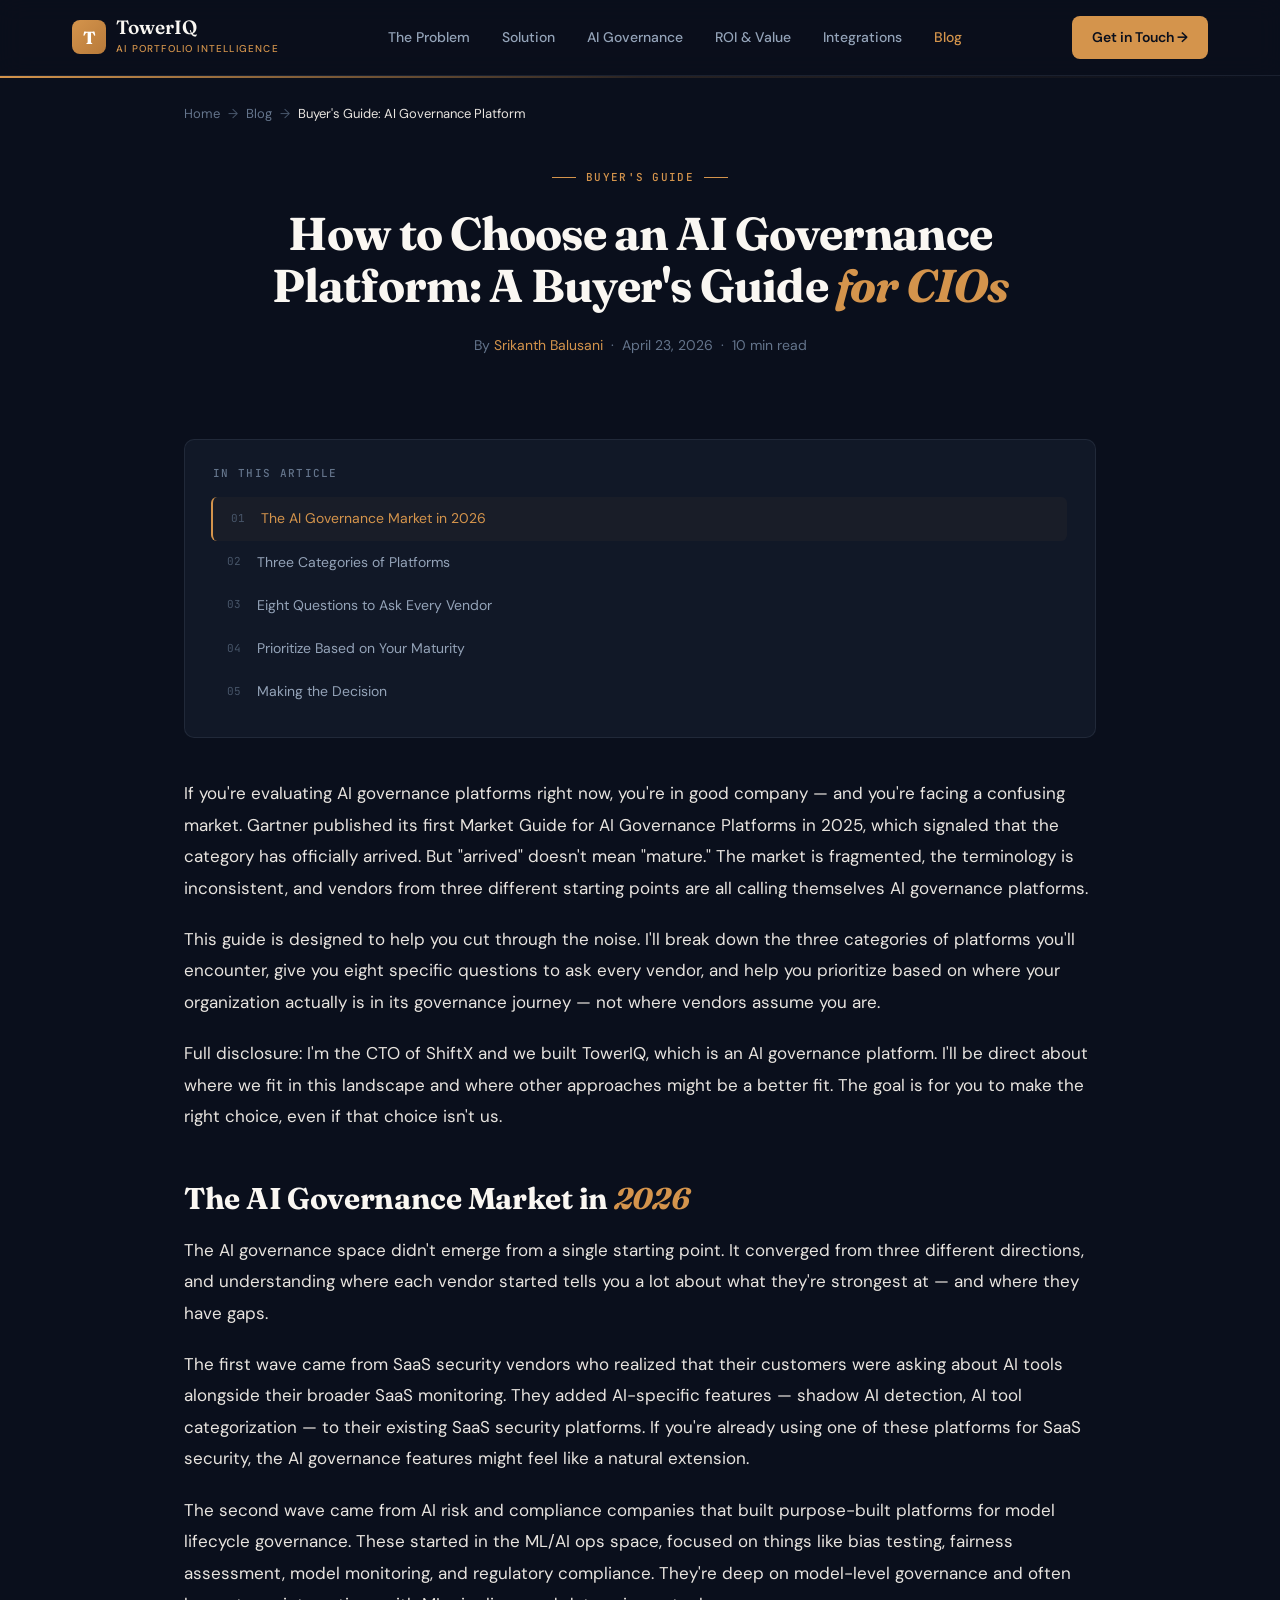
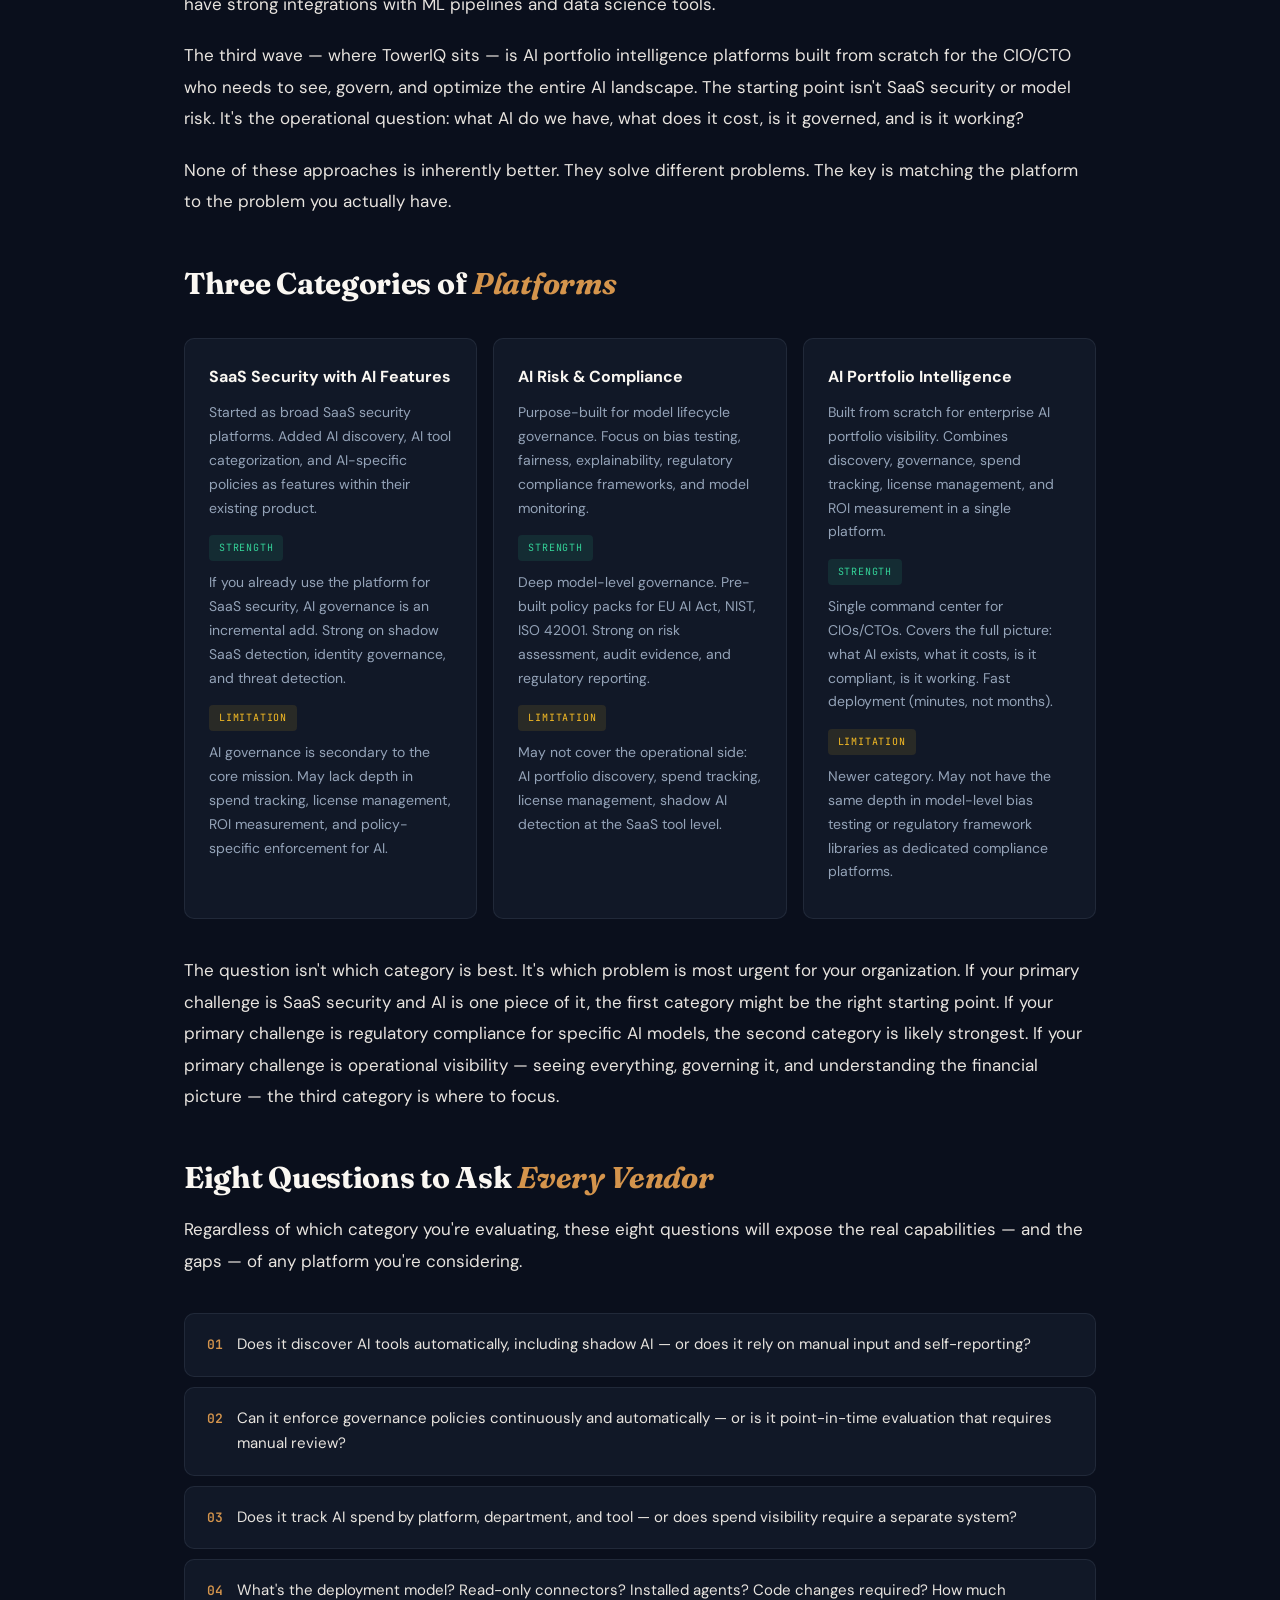
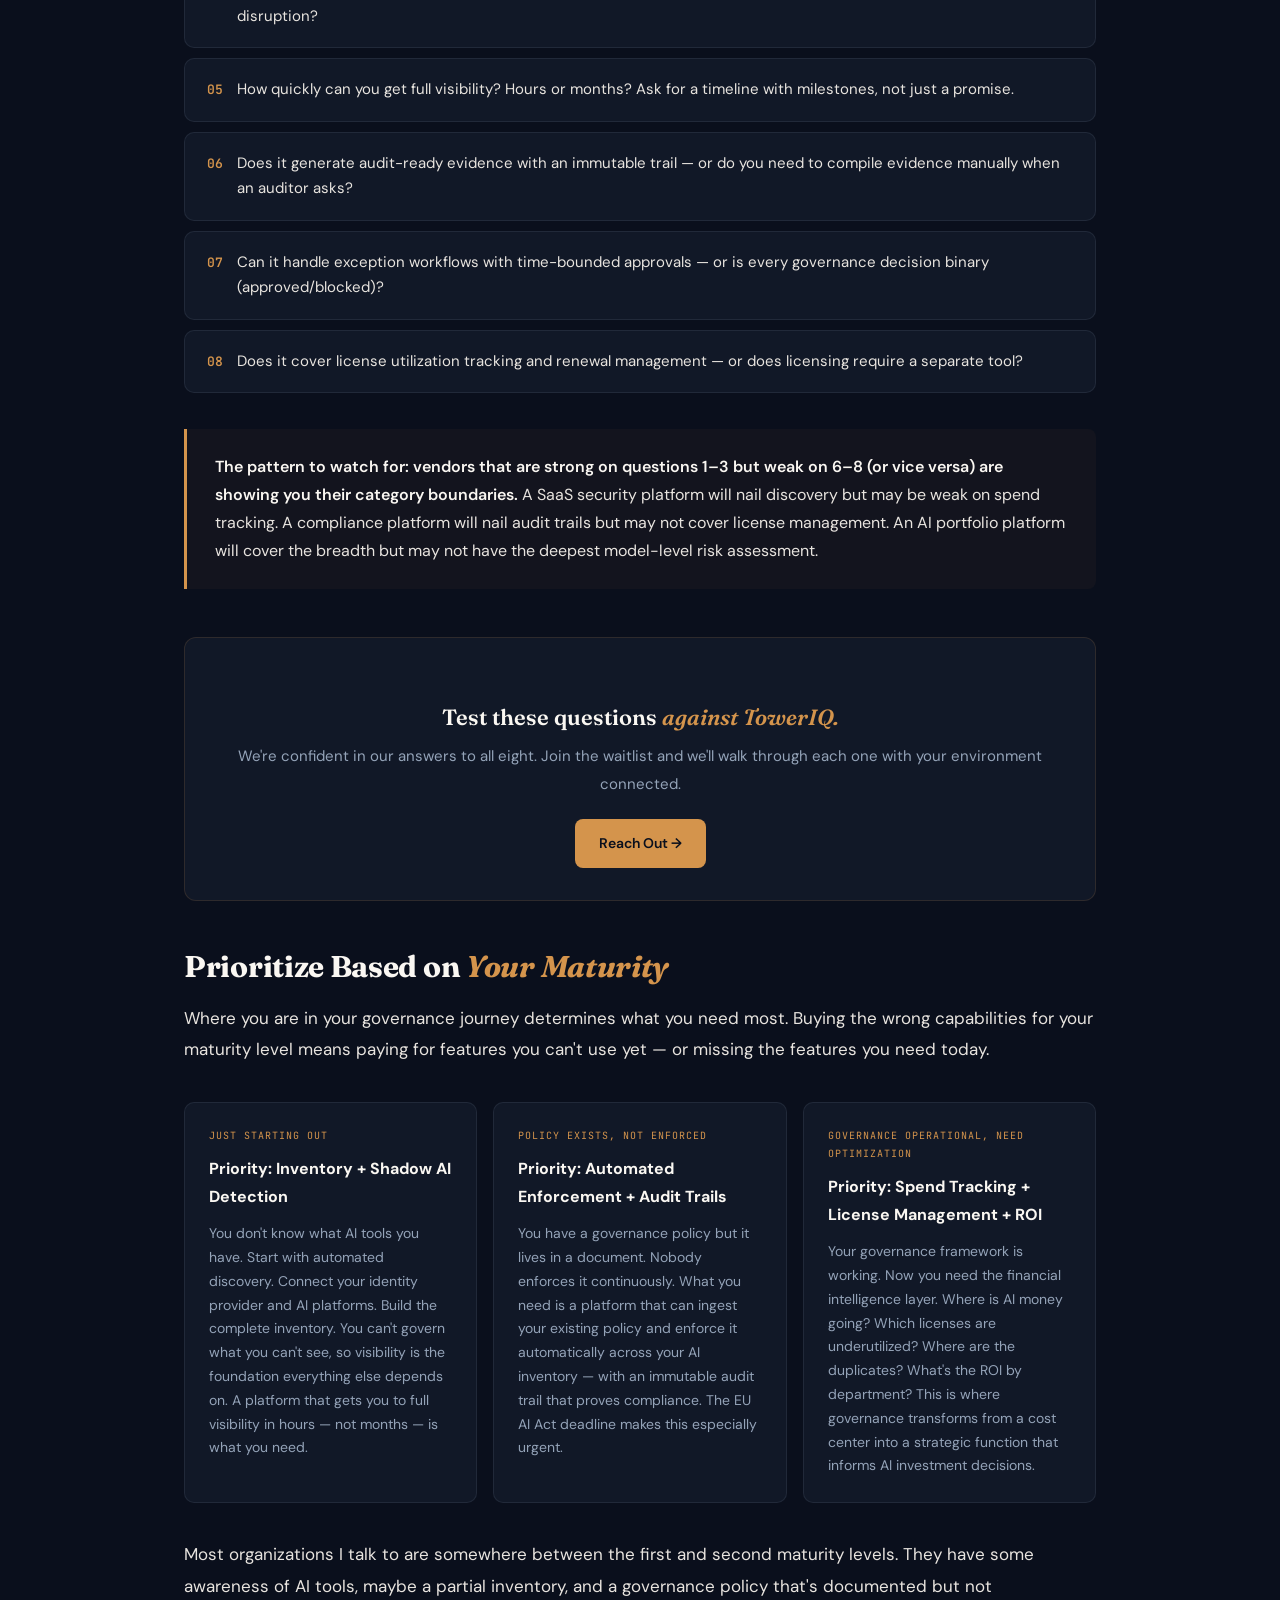
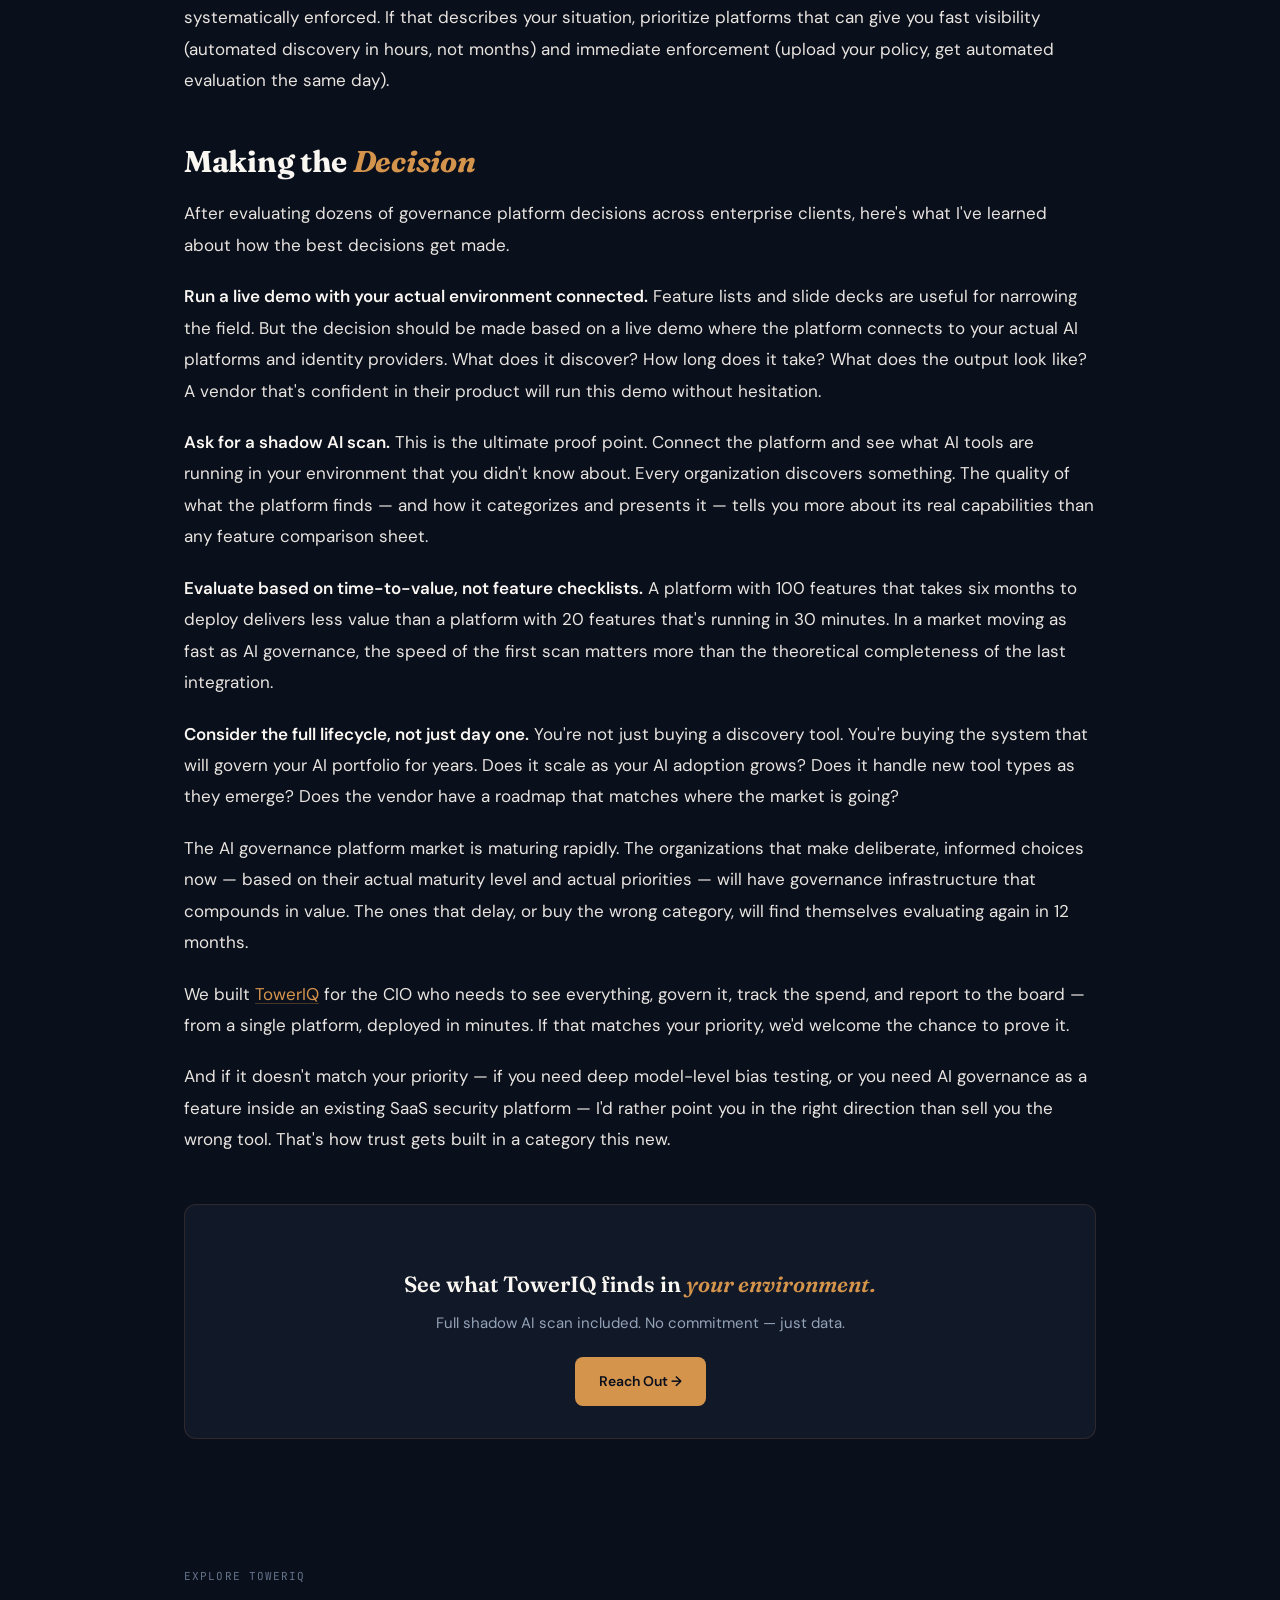
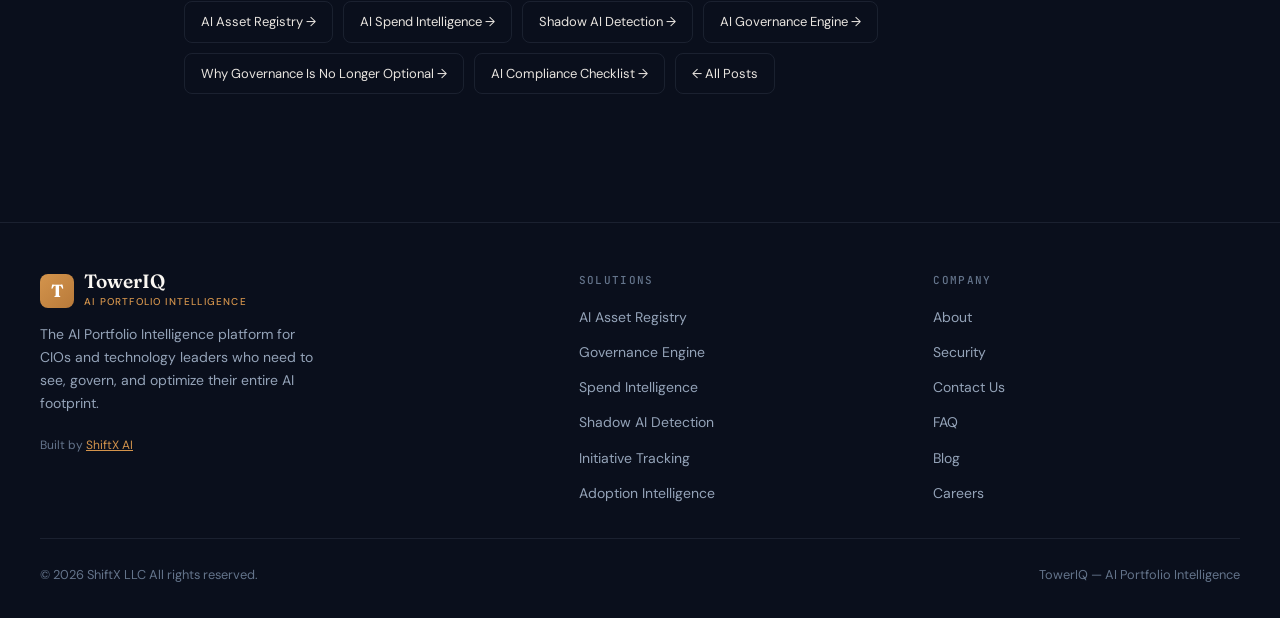
<file: blog/choose-ai-governance-platform.html>
<!DOCTYPE html>
<html lang="en">
<head>
<meta charset="UTF-8">
<meta name="viewport" content="width=device-width, initial-scale=1.0, viewport-fit=cover">
<title>How to Choose an AI Governance Platform: CIO Guide | TowerIQ Blog</title>
<meta name="description" content="Three platform categories, eight vendor questions, and how to prioritize based on your governance maturity. A CIO's guide.">
<meta name="keywords" content="how to choose AI governance platform, AI governance platform comparison, best AI governance tool, AI governance buyer guide">
<meta name="robots" content="index, follow">
<link rel="canonical" href="https://toweriq.ai/blog/choose-ai-governance-platform">
<meta property="og:title" content="How to Choose an AI Governance Platform: A Buyer's Guide for CIOs">
<meta property="og:description" content="Three platform categories, eight vendor questions, and how to prioritize based on maturity.">
<meta property="og:type" content="article">
<meta property="og:url" content="https://toweriq.ai/blog/choose-ai-governance-platform">
<meta name="twitter:card" content="summary_large_image">
<meta name="author" content="Srikanth Balusani">
<link rel="icon" type="image/svg+xml" href="/favicon.svg">
<link rel="preconnect" href="https://fonts.googleapis.com">
<link rel="preconnect" href="https://fonts.gstatic.com" crossorigin>
<link href="https://fonts.googleapis.com/css2?family=DM+Sans:ital,opsz,wght@0,9..40,300;0,9..40,400;0,9..40,500;0,9..40,600;0,9..40,700;1,9..40,400&family=Fraunces:ital,opsz,wght@0,9..144,300;0,9..144,400;0,9..144,600;0,9..144,700;1,9..144,400&family=JetBrains+Mono:wght@400;500&display=swap" rel="stylesheet">
<link rel="stylesheet" href="blog.css">

<script type="application/ld+json">
{"@context":"https://schema.org","@type":"Article","headline":"How to Choose an AI Governance Platform: A Buyer's Guide for CIOs","author":{"@type":"Person","name":"Srikanth Balusani","jobTitle":"Co-Founder & CTO","worksFor":{"@type":"Organization","name":"ShiftX LLC"}},"publisher":{"@type":"Organization","name":"TowerIQ","url":"https://toweriq.ai"},"datePublished":"2026-04-23","dateModified":"2026-04-23","description":"A practical buyer's guide for evaluating AI governance platforms.","mainEntityOfPage":"https://toweriq.ai/blog/choose-ai-governance-platform"}
</script>

<script type="application/ld+json">
{"@context":"https://schema.org","@type":"BreadcrumbList","itemListElement":[
{"@type":"ListItem","position":1,"name":"Home","item":"https://toweriq.ai"},
{"@type":"ListItem","position":2,"name":"Blog","item":"https://toweriq.ai/blog/"},
{"@type":"ListItem","position":3,"name":"Buyer's Guide: AI Governance Platform","item":"https://toweriq.ai/blog/choose-ai-governance-platform"}
]}
</script>

<style>
.cat-grid{display:grid;grid-template-columns:repeat(3,1fr);gap:16px;margin:36px 0}
.cat-card{padding:24px;border-radius:10px;border:1px solid var(--border);background:var(--navy-mid)}
.cat-card h4{font-size:16px;color:var(--cream);margin-bottom:10px}
.cat-card p{font-size:14px;color:var(--slate);line-height:1.7;margin:0 0 10px}
.cat-label{font-family:var(--font-mono);font-size:10px;text-transform:uppercase;letter-spacing:0.08em;margin-bottom:10px;padding:4px 10px;border-radius:4px;display:inline-block}
.cat-label.strength{background:rgba(52,211,153,0.1);color:var(--emerald)}
.cat-label.weakness{background:rgba(251,191,36,0.1);color:#FBBF24}
.q-list{margin:36px 0;counter-reset:q}
.q-item{padding:18px 22px;border-radius:10px;border:1px solid var(--border);background:var(--navy-mid);margin-bottom:10px;font-size:15px;color:var(--cream-dim);line-height:1.7;display:flex;align-items:flex-start;gap:14px;counter-increment:q}
.q-item::before{content:counter(q,decimal-leading-zero);font-family:var(--font-mono);font-size:13px;color:var(--copper);font-weight:600;flex-shrink:0;margin-top:2px}
.maturity-grid{display:grid;grid-template-columns:repeat(3,1fr);gap:16px;margin:36px 0}
.maturity-card{padding:24px;border-radius:10px;border:1px solid var(--border);background:var(--navy-mid)}
.maturity-stage{font-family:var(--font-mono);font-size:10px;text-transform:uppercase;letter-spacing:0.1em;color:var(--copper);margin-bottom:10px}
.maturity-card h4{font-size:16px;color:var(--cream);margin-bottom:10px}
.maturity-card p{font-size:14px;color:var(--slate);line-height:1.7;margin:0}
@media(max-width:768px){.cat-grid,.maturity-grid{grid-template-columns:1fr}}
</style>
</head>
<body>

<nav class="blog-nav">
  <div class="nav-inner">
    <a href="../" class="nav-logo">
      <div class="nav-logo-icon">T</div>
      <div class="nav-logo-wrap">
        <span class="nav-logo-text">TowerIQ</span>
        <span class="nav-logo-tagline">AI Portfolio Intelligence</span>
      </div>
    </a>
    <div class="nav-links">
      <a href="../#challenge">The Problem</a>
      <a href="../#platform">Solution</a>
      <a href="../#platform">AI Governance</a>
      <a href="../#roi">ROI &amp; Value</a>
      <a href="../#integrations">Integrations</a>
      <a href="./" class="active">Blog</a>
    </div>
    <div class="nav-cta">
      <a href="../" class="btn-primary">Get in Touch →</a>
    </div>
    <button class="hamburger" id="hamburger-btn" aria-label="Menu" onclick="toggleDrawer()">
      <span></span><span></span><span></span>
    </button>
  </div>
</nav>

<div class="mobile-drawer" id="mobile-drawer">
  <button class="drawer-close" onclick="toggleDrawer()">✕</button>
  <a href="../#challenge" onclick="toggleDrawer()">The Problem</a>
  <a href="../#platform" onclick="toggleDrawer()">Solution</a>
  <a href="../#platform" onclick="toggleDrawer()">AI Governance</a>
  <a href="../#roi" onclick="toggleDrawer()">ROI &amp; Value</a>
  <a href="../#integrations" onclick="toggleDrawer()">Integrations</a>
  <a href="./" onclick="toggleDrawer()">Blog</a>
  <a href="../" class="btn-primary" style="text-align:center;justify-content:center;margin-top:8px">Get in Touch →</a>
</div>

<div class="post-accent"></div>

<main>

<div class="blog-breadcrumb">
  <a href="../">Home</a><span class="sep">→</span><a href="./">Blog</a><span class="sep">→</span><span style="color:var(--cream-dim)">Buyer's Guide: AI Governance Platform</span>
</div>

<header class="blog-header">
  <div class="blog-label">Buyer's Guide</div>
  <h1>How to Choose an AI Governance Platform: A Buyer's Guide <em>for CIOs</em></h1>
  <div class="blog-meta">
    By <a href="https://www.linkedin.com/in/srikanthbalusani/" target="_blank" rel="noopener">Srikanth Balusani</a><span>·</span>April 23, 2026<span>·</span>10 min read
  </div>
</header>

<nav class="blog-toc" aria-label="Table of contents">
  <div class="blog-toc-inner">
    <div class="blog-toc-title">In This Article</div>
    <ul class="blog-toc-list">
      <li><a href="#market" class="blog-toc-link" data-target="market"><span class="blog-toc-num">01</span>The AI Governance Market in 2026</a></li>
      <li><a href="#three-cats" class="blog-toc-link" data-target="three-cats"><span class="blog-toc-num">02</span>Three Categories of Platforms</a></li>
      <li><a href="#eight-questions" class="blog-toc-link" data-target="eight-questions"><span class="blog-toc-num">03</span>Eight Questions to Ask Every Vendor</a></li>
      <li><a href="#maturity" class="blog-toc-link" data-target="maturity"><span class="blog-toc-num">04</span>Prioritize Based on Your Maturity</a></li>
      <li><a href="#decision" class="blog-toc-link" data-target="decision"><span class="blog-toc-num">05</span>Making the Decision</a></li>
    </ul>
  </div>
</nav>

<article class="blog-body">

<p>If you're evaluating AI governance platforms right now, you're in good company — and you're facing a confusing market. Gartner published its first Market Guide for AI Governance Platforms in 2025, which signaled that the category has officially arrived. But "arrived" doesn't mean "mature." The market is fragmented, the terminology is inconsistent, and vendors from three different starting points are all calling themselves AI governance platforms.</p>

<p>This guide is designed to help you cut through the noise. I'll break down the three categories of platforms you'll encounter, give you eight specific questions to ask every vendor, and help you prioritize based on where your organization actually is in its governance journey — not where vendors assume you are.</p>

<p>Full disclosure: I'm the CTO of ShiftX and we built TowerIQ, which is an AI governance platform. I'll be direct about where we fit in this landscape and where other approaches might be a better fit. The goal is for you to make the right choice, even if that choice isn't us.</p>

<h2 id="market">The AI Governance Market in <em>2026</em></h2>

<p>The AI governance space didn't emerge from a single starting point. It converged from three different directions, and understanding where each vendor started tells you a lot about what they're strongest at — and where they have gaps.</p>

<p>The first wave came from SaaS security vendors who realized that their customers were asking about AI tools alongside their broader SaaS monitoring. They added AI-specific features — shadow AI detection, AI tool categorization — to their existing SaaS security platforms. If you're already using one of these platforms for SaaS security, the AI governance features might feel like a natural extension.</p>

<p>The second wave came from AI risk and compliance companies that built purpose-built platforms for model lifecycle governance. These started in the ML/AI ops space, focused on things like bias testing, fairness assessment, model monitoring, and regulatory compliance. They're deep on model-level governance and often have strong integrations with ML pipelines and data science tools.</p>

<p>The third wave — where TowerIQ sits — is AI portfolio intelligence platforms built from scratch for the CIO/CTO who needs to see, govern, and optimize the entire AI landscape. The starting point isn't SaaS security or model risk. It's the operational question: what AI do we have, what does it cost, is it governed, and is it working?</p>

<p>None of these approaches is inherently better. They solve different problems. The key is matching the platform to the problem you actually have.</p>

<h2 id="three-cats">Three Categories of <em>Platforms</em></h2>

<div class="cat-grid">
  <div class="cat-card">
    <h4>SaaS Security with AI Features</h4>
    <p>Started as broad SaaS security platforms. Added AI discovery, AI tool categorization, and AI-specific policies as features within their existing product.</p>
    <div><span class="cat-label strength">Strength</span></div>
    <p>If you already use the platform for SaaS security, AI governance is an incremental add. Strong on shadow SaaS detection, identity governance, and threat detection.</p>
    <div><span class="cat-label weakness">Limitation</span></div>
    <p>AI governance is secondary to the core mission. May lack depth in spend tracking, license management, ROI measurement, and policy-specific enforcement for AI.</p>
  </div>
  <div class="cat-card">
    <h4>AI Risk &amp; Compliance</h4>
    <p>Purpose-built for model lifecycle governance. Focus on bias testing, fairness, explainability, regulatory compliance frameworks, and model monitoring.</p>
    <div><span class="cat-label strength">Strength</span></div>
    <p>Deep model-level governance. Pre-built policy packs for EU AI Act, NIST, ISO 42001. Strong on risk assessment, audit evidence, and regulatory reporting.</p>
    <div><span class="cat-label weakness">Limitation</span></div>
    <p>May not cover the operational side: AI portfolio discovery, spend tracking, license management, shadow AI detection at the SaaS tool level.</p>
  </div>
  <div class="cat-card">
    <h4>AI Portfolio Intelligence</h4>
    <p>Built from scratch for enterprise AI portfolio visibility. Combines discovery, governance, spend tracking, license management, and ROI measurement in a single platform.</p>
    <div><span class="cat-label strength">Strength</span></div>
    <p>Single command center for CIOs/CTOs. Covers the full picture: what AI exists, what it costs, is it compliant, is it working. Fast deployment (minutes, not months).</p>
    <div><span class="cat-label weakness">Limitation</span></div>
    <p>Newer category. May not have the same depth in model-level bias testing or regulatory framework libraries as dedicated compliance platforms.</p>
  </div>
</div>

<p>The question isn't which category is best. It's which problem is most urgent for your organization. If your primary challenge is SaaS security and AI is one piece of it, the first category might be the right starting point. If your primary challenge is regulatory compliance for specific AI models, the second category is likely strongest. If your primary challenge is operational visibility — seeing everything, governing it, and understanding the financial picture — the third category is where to focus.</p>

<h2 id="eight-questions">Eight Questions to Ask <em>Every Vendor</em></h2>

<p>Regardless of which category you're evaluating, these eight questions will expose the real capabilities — and the gaps — of any platform you're considering.</p>

<div class="q-list">
  <div class="q-item">Does it discover AI tools automatically, including shadow AI — or does it rely on manual input and self-reporting?</div>
  <div class="q-item">Can it enforce governance policies continuously and automatically — or is it point-in-time evaluation that requires manual review?</div>
  <div class="q-item">Does it track AI spend by platform, department, and tool — or does spend visibility require a separate system?</div>
  <div class="q-item">What's the deployment model? Read-only connectors? Installed agents? Code changes required? How much disruption?</div>
  <div class="q-item">How quickly can you get full visibility? Hours or months? Ask for a timeline with milestones, not just a promise.</div>
  <div class="q-item">Does it generate audit-ready evidence with an immutable trail — or do you need to compile evidence manually when an auditor asks?</div>
  <div class="q-item">Can it handle exception workflows with time-bounded approvals — or is every governance decision binary (approved/blocked)?</div>
  <div class="q-item">Does it cover license utilization tracking and renewal management — or does licensing require a separate tool?</div>
</div>

<div class="blog-callout">
  <p><strong>The pattern to watch for: vendors that are strong on questions 1–3 but weak on 6–8 (or vice versa) are showing you their category boundaries.</strong> A SaaS security platform will nail discovery but may be weak on spend tracking. A compliance platform will nail audit trails but may not cover license management. An AI portfolio platform will cover the breadth but may not have the deepest model-level risk assessment.</p>
</div>

<div class="blog-cta">
  <h3>Test these questions <em>against TowerIQ.</em></h3>
  <p>We're confident in our answers to all eight. Join the waitlist and we'll walk through each one with your environment connected.</p>
  <a href="../">Reach Out →</a>
</div>

<h2 id="maturity">Prioritize Based on <em>Your Maturity</em></h2>

<p>Where you are in your governance journey determines what you need most. Buying the wrong capabilities for your maturity level means paying for features you can't use yet — or missing the features you need today.</p>

<div class="maturity-grid">
  <div class="maturity-card">
    <div class="maturity-stage">Just Starting Out</div>
    <h4>Priority: Inventory + Shadow AI Detection</h4>
    <p>You don't know what AI tools you have. Start with automated discovery. Connect your identity provider and AI platforms. Build the complete inventory. You can't govern what you can't see, so visibility is the foundation everything else depends on. A platform that gets you to full visibility in hours — not months — is what you need.</p>
  </div>
  <div class="maturity-card">
    <div class="maturity-stage">Policy Exists, Not Enforced</div>
    <h4>Priority: Automated Enforcement + Audit Trails</h4>
    <p>You have a governance policy but it lives in a document. Nobody enforces it continuously. What you need is a platform that can ingest your existing policy and enforce it automatically across your AI inventory — with an immutable audit trail that proves compliance. The EU AI Act deadline makes this especially urgent.</p>
  </div>
  <div class="maturity-card">
    <div class="maturity-stage">Governance Operational, Need Optimization</div>
    <h4>Priority: Spend Tracking + License Management + ROI</h4>
    <p>Your governance framework is working. Now you need the financial intelligence layer. Where is AI money going? Which licenses are underutilized? Where are the duplicates? What's the ROI by department? This is where governance transforms from a cost center into a strategic function that informs AI investment decisions.</p>
  </div>
</div>

<p>Most organizations I talk to are somewhere between the first and second maturity levels. They have some awareness of AI tools, maybe a partial inventory, and a governance policy that's documented but not systematically enforced. If that describes your situation, prioritize platforms that can give you fast visibility (automated discovery in hours, not months) and immediate enforcement (upload your policy, get automated evaluation the same day).</p>

<h2 id="decision">Making the <em>Decision</em></h2>

<p>After evaluating dozens of governance platform decisions across enterprise clients, here's what I've learned about how the best decisions get made.</p>

<p><strong>Run a live demo with your actual environment connected.</strong> Feature lists and slide decks are useful for narrowing the field. But the decision should be made based on a live demo where the platform connects to your actual AI platforms and identity providers. What does it discover? How long does it take? What does the output look like? A vendor that's confident in their product will run this demo without hesitation.</p>

<p><strong>Ask for a shadow AI scan.</strong> This is the ultimate proof point. Connect the platform and see what AI tools are running in your environment that you didn't know about. Every organization discovers something. The quality of what the platform finds — and how it categorizes and presents it — tells you more about its real capabilities than any feature comparison sheet.</p>

<p><strong>Evaluate based on time-to-value, not feature checklists.</strong> A platform with 100 features that takes six months to deploy delivers less value than a platform with 20 features that's running in 30 minutes. In a market moving as fast as AI governance, the speed of the first scan matters more than the theoretical completeness of the last integration.</p>

<p><strong>Consider the full lifecycle, not just day one.</strong> You're not just buying a discovery tool. You're buying the system that will govern your AI portfolio for years. Does it scale as your AI adoption grows? Does it handle new tool types as they emerge? Does the vendor have a roadmap that matches where the market is going?</p>

<p>The AI governance platform market is maturing rapidly. The organizations that make deliberate, informed choices now — based on their actual maturity level and actual priorities — will have governance infrastructure that compounds in value. The ones that delay, or buy the wrong category, will find themselves evaluating again in 12 months.</p>

<p>We built <a href="../?feature=0#platform">TowerIQ</a> for the CIO who needs to see everything, govern it, track the spend, and report to the board — from a single platform, deployed in minutes. If that matches your priority, we'd welcome the chance to prove it.</p>

<p>And if it doesn't match your priority — if you need deep model-level bias testing, or you need AI governance as a feature inside an existing SaaS security platform — I'd rather point you in the right direction than sell you the wrong tool. That's how trust gets built in a category this new.</p>

<div class="blog-cta">
  <h3>See what TowerIQ finds in <em>your environment.</em></h3>
  <p>Full shadow AI scan included. No commitment — just data.</p>
  <a href="../">Reach Out →</a>
</div>

</article>

<section class="blog-related">
  <div class="blog-related-label">Explore TowerIQ</div>
  <div class="blog-related-links">
    <a href="../?feature=0#platform" class="blog-related-link">AI Asset Registry →</a>
    <a href="../?feature=2#platform" class="blog-related-link">AI Spend Intelligence →</a>
    <a href="../?feature=3#platform" class="blog-related-link">Shadow AI Detection →</a>
    <a href="../?feature=1#platform" class="blog-related-link">AI Governance Engine →</a>
    <a href="enterprise-ai-governance-2026.html" class="blog-related-link">Why Governance Is No Longer Optional →</a>
    <a href="ai-compliance-checklist.html" class="blog-related-link">AI Compliance Checklist →</a>
    <a href="./" class="blog-related-link">← All Posts</a>
  </div>
</section>

</main>

<footer class="blog-footer">
  <div class="footer-inner">
    <div>
      <a href="../" class="nav-logo" style="text-decoration:none">
        <div class="nav-logo-icon">T</div>
        <div class="nav-logo-wrap">
          <span class="nav-logo-text">TowerIQ</span>
          <span class="nav-logo-tagline">AI Portfolio Intelligence</span>
        </div>
      </a>
      <p class="footer-brand-tagline">The AI Portfolio Intelligence platform for CIOs and technology leaders who need to see, govern, and optimize their entire AI footprint.</p>
      <div style="margin-top:1.25rem;font-size:0.75rem;color:var(--slate-dim)">Built by <a href="https://shiftx.ai/" target="_blank" rel="noopener" style="color:var(--copper)">ShiftX AI</a></div>
    </div>
    <div>
      <div class="footer-col-title">Solutions</div>
      <div class="footer-links">
        <a href="../#platform">AI Asset Registry</a>
        <a href="../#platform">Governance Engine</a>
        <a href="../#platform">Spend Intelligence</a>
        <a href="../#platform">Shadow AI Detection</a>
        <a href="../#platform">Initiative Tracking</a>
        <a href="../#platform">Adoption Intelligence</a>
      </div>
    </div>
    <div>
      <div class="footer-col-title">Company</div>
      <div class="footer-links">
        <a href="../">About</a>
        <a href="../#security">Security</a>
        <a href="mailto:contact@toweriq.ai">Contact Us</a>
        <a href="../#faq">FAQ</a>
        <a href="./">Blog</a>
        <a href="../careers/">Careers</a>
      </div>
    </div>
  </div>
  <div class="footer-bottom">
    <div>© 2026 ShiftX LLC All rights reserved.</div>
    <div>TowerIQ — AI Portfolio Intelligence</div>
  </div>
</footer>

<script>
function toggleDrawer() {
  document.getElementById('mobile-drawer').classList.toggle('open');
}
(function() {
  const tocLinks = document.querySelectorAll('.blog-toc-link');
  const sections = [];
  tocLinks.forEach(link => {
    const id = link.getAttribute('data-target');
    const section = document.getElementById(id);
    if (section) sections.push({ id, el: section, link });
  });
  function updateActive() {
    const scrollY = window.scrollY + 160;
    let current = sections[0];
    for (const s of sections) { if (s.el.offsetTop <= scrollY) current = s; }
    tocLinks.forEach(l => l.classList.remove('active'));
    if (current) current.link.classList.add('active');
  }
  window.addEventListener('scroll', updateActive, { passive: true });
  updateActive();
  tocLinks.forEach(link => {
    link.addEventListener('click', (e) => {
      e.preventDefault();
      const target = document.getElementById(link.getAttribute('data-target'));
      if (target) window.scrollTo({ top: target.offsetTop - 100, behavior: 'smooth' });
    });
  });
})();
</script>

</body>
</html>
</file>
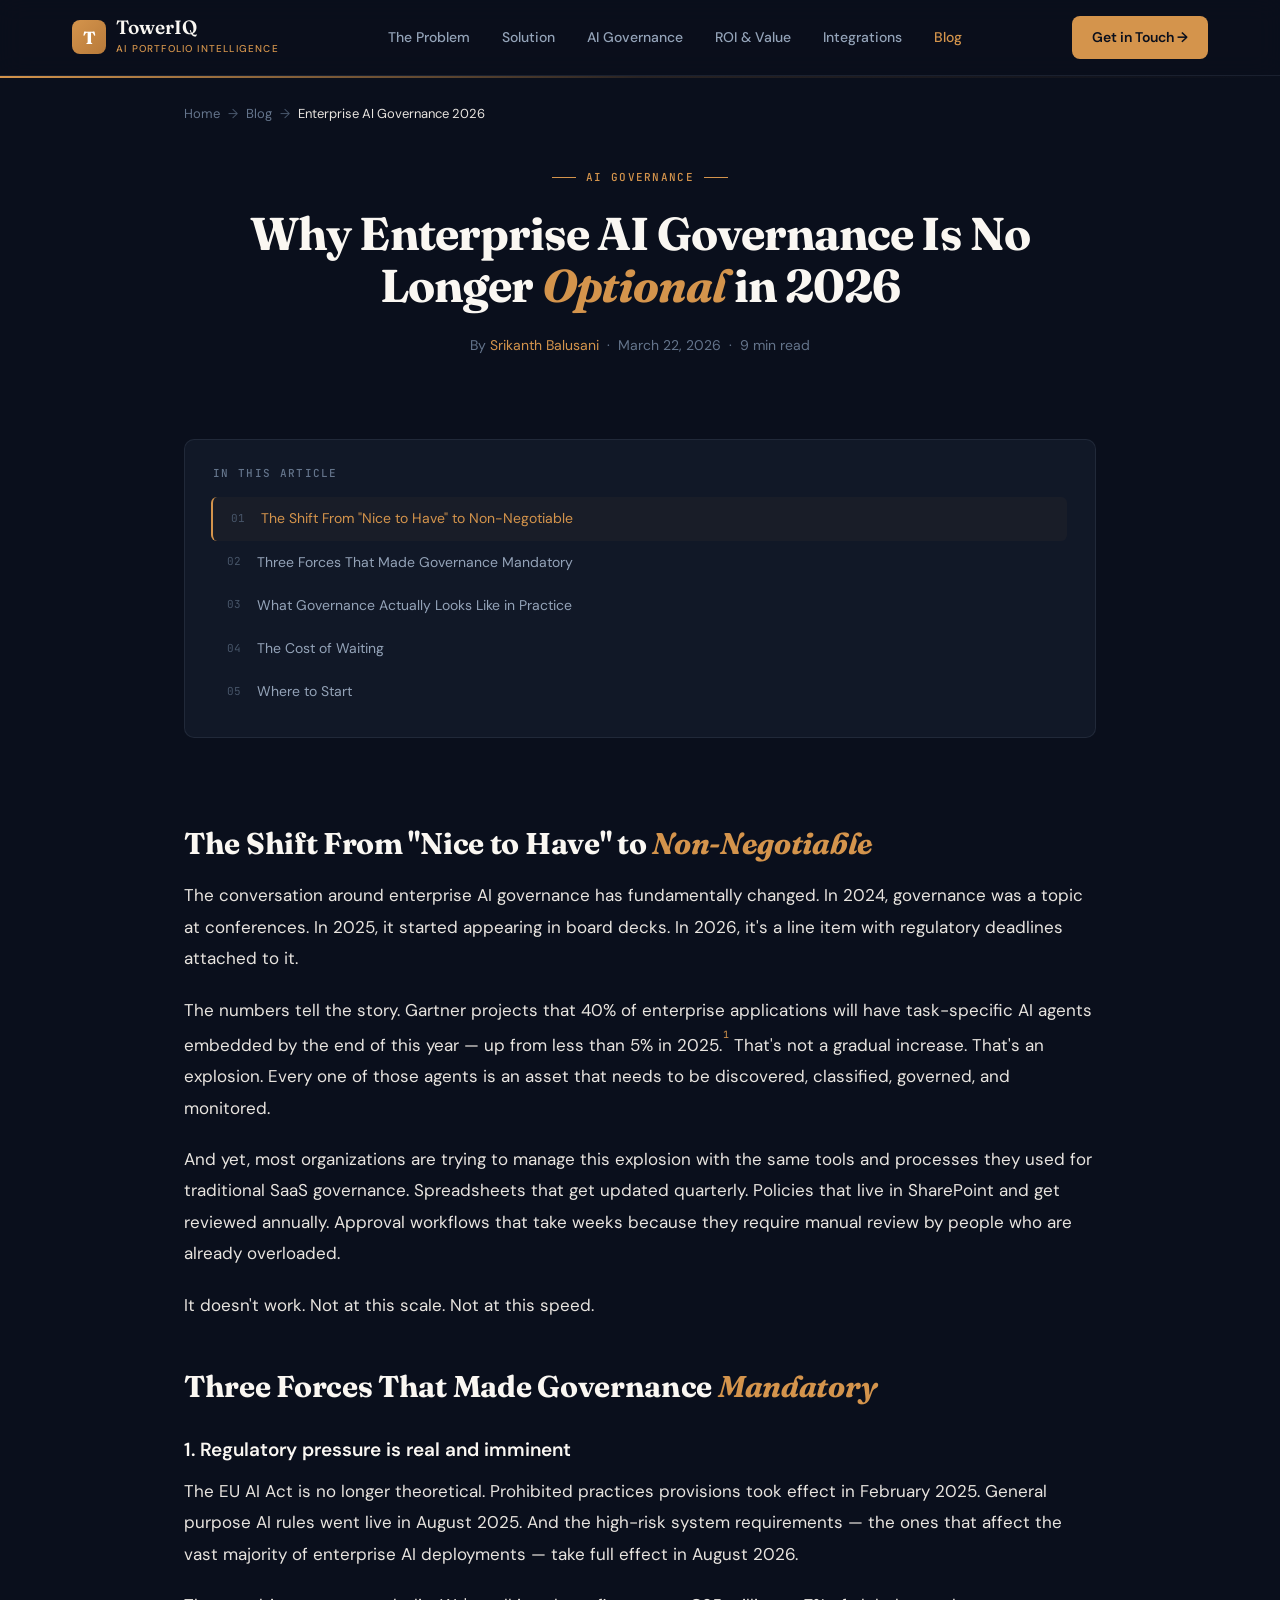
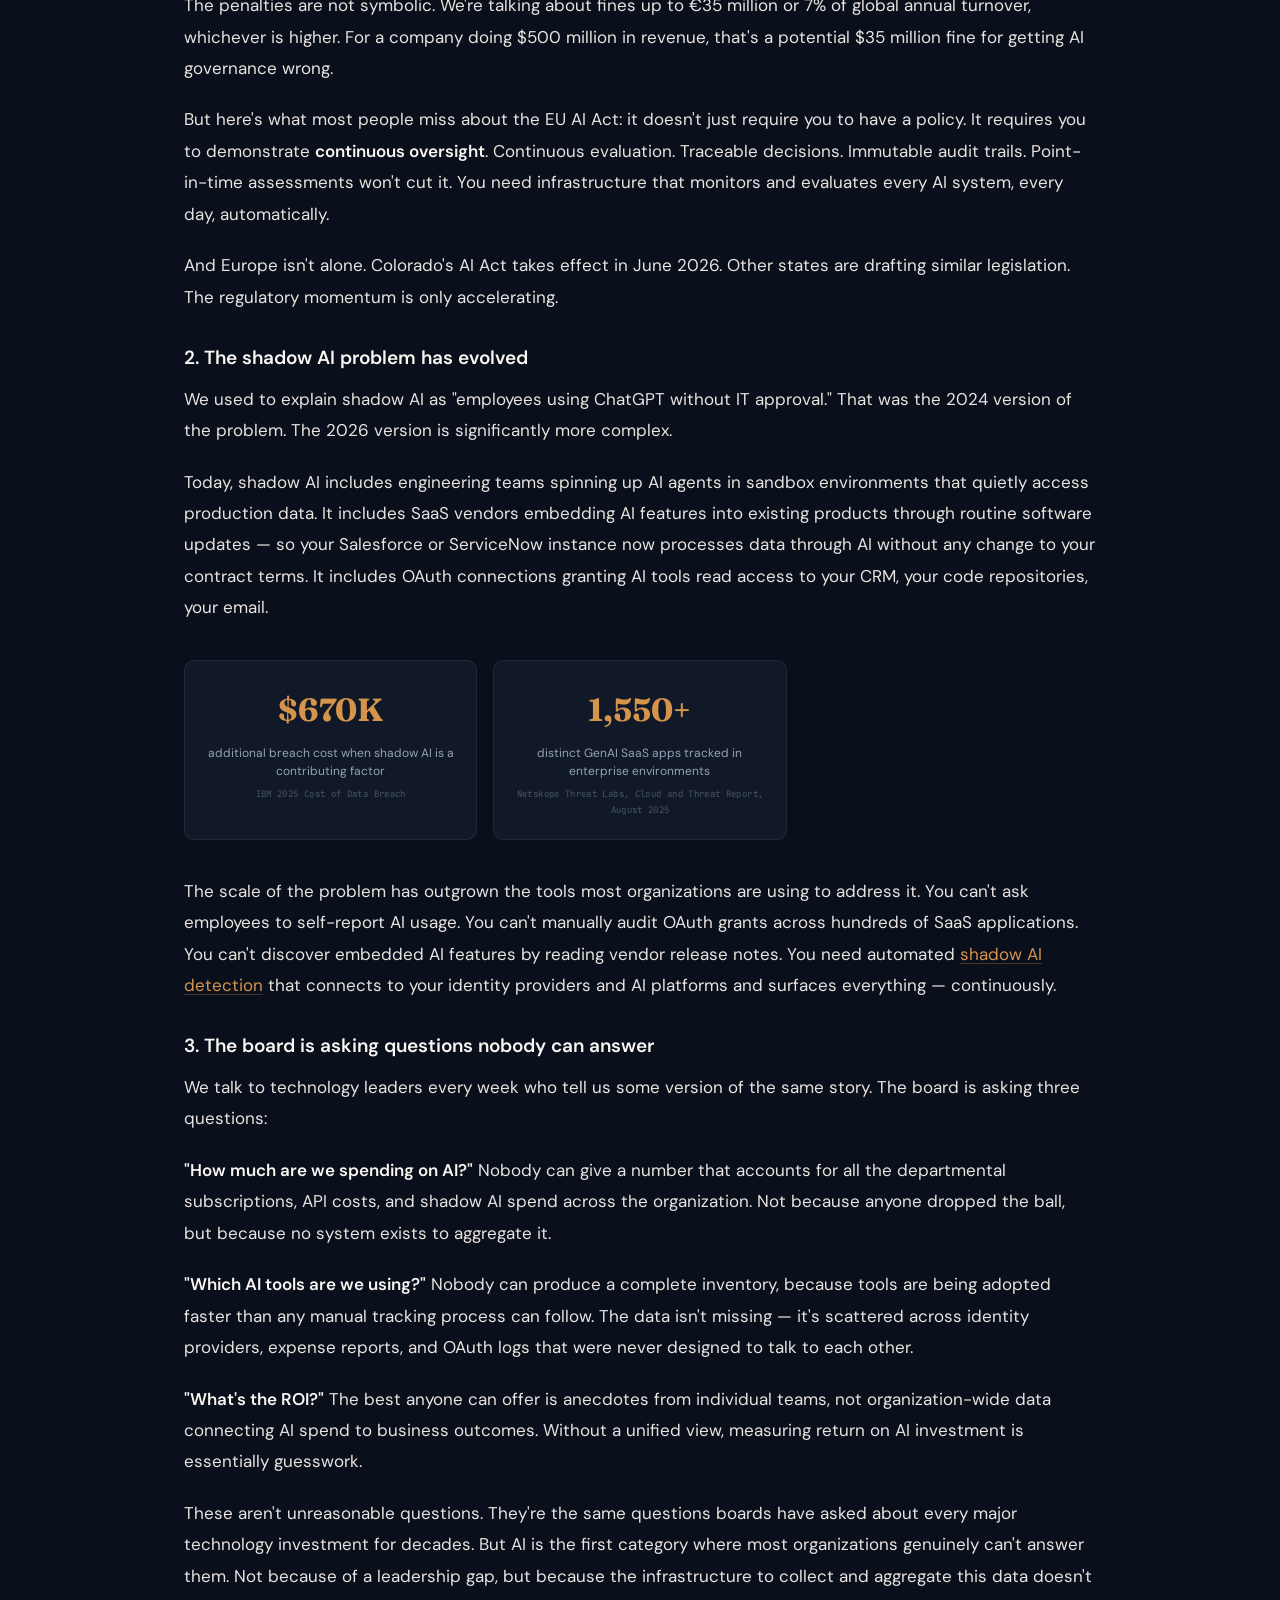
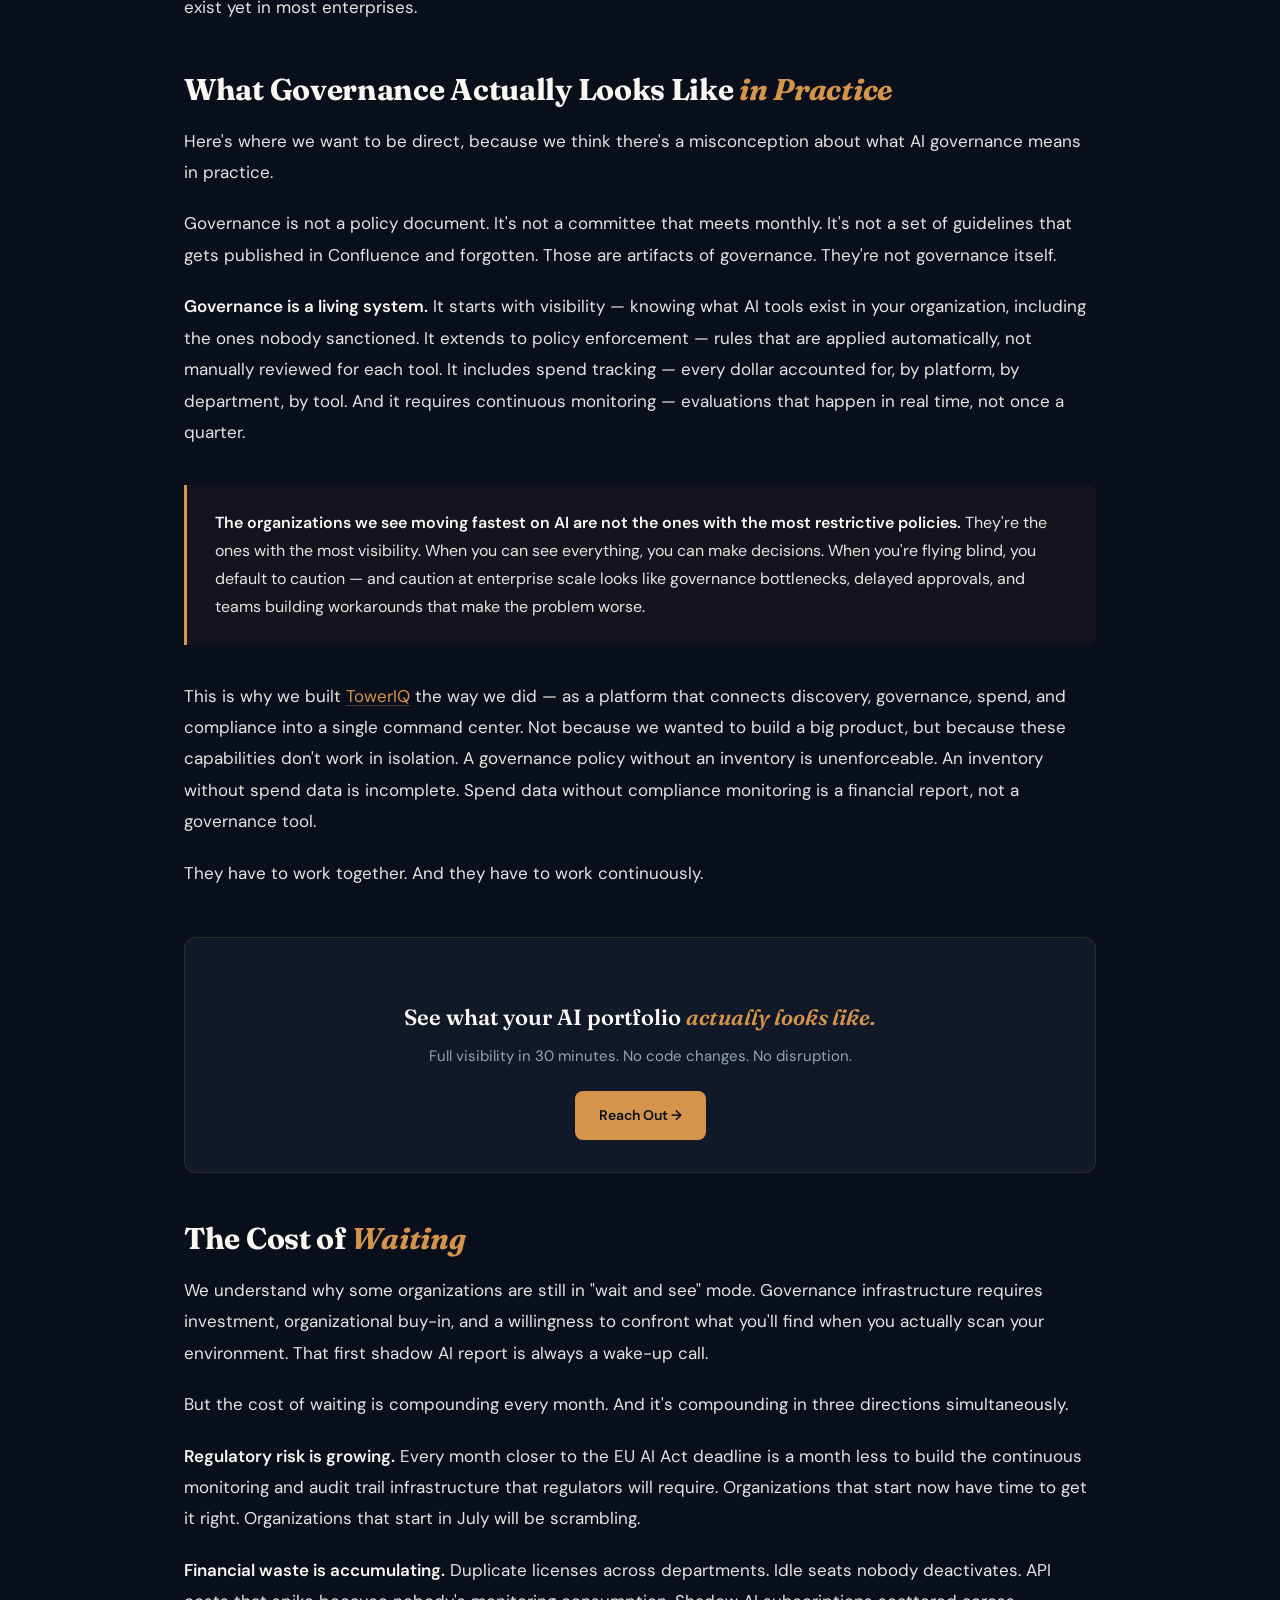
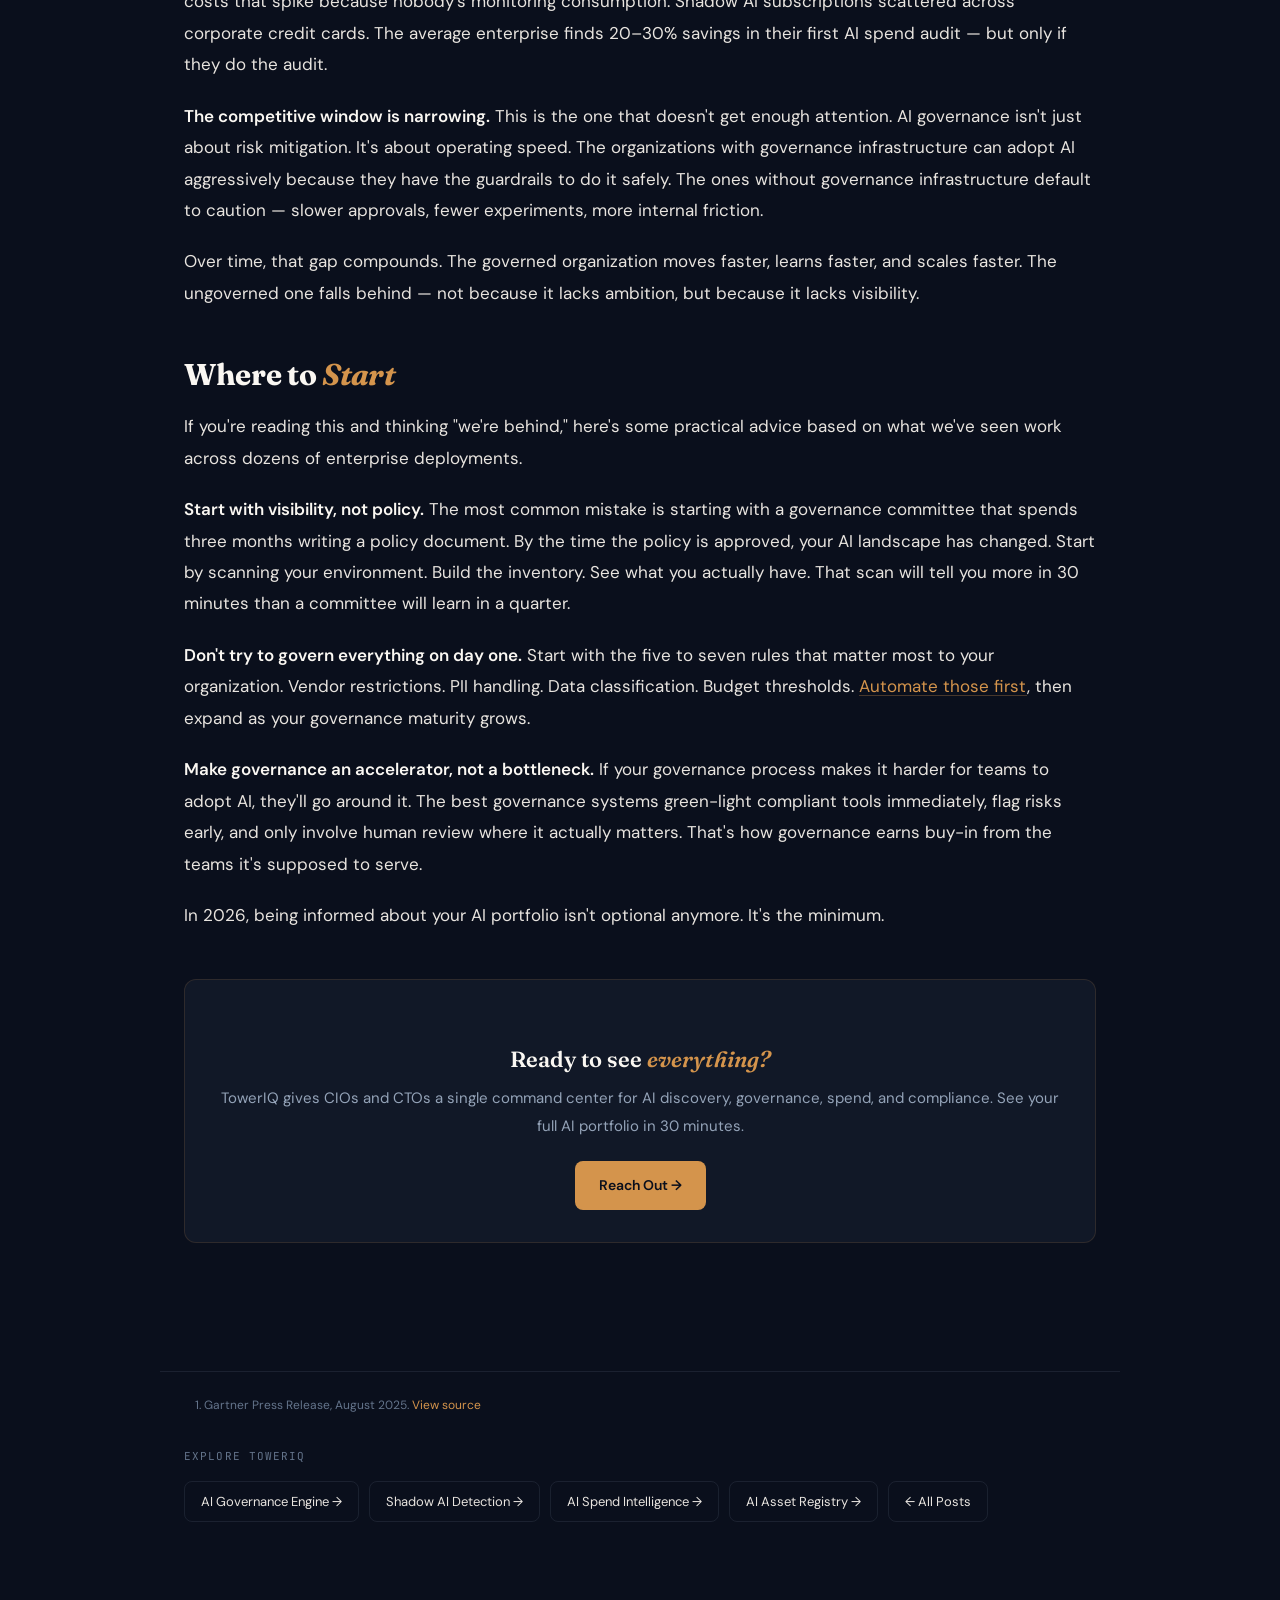
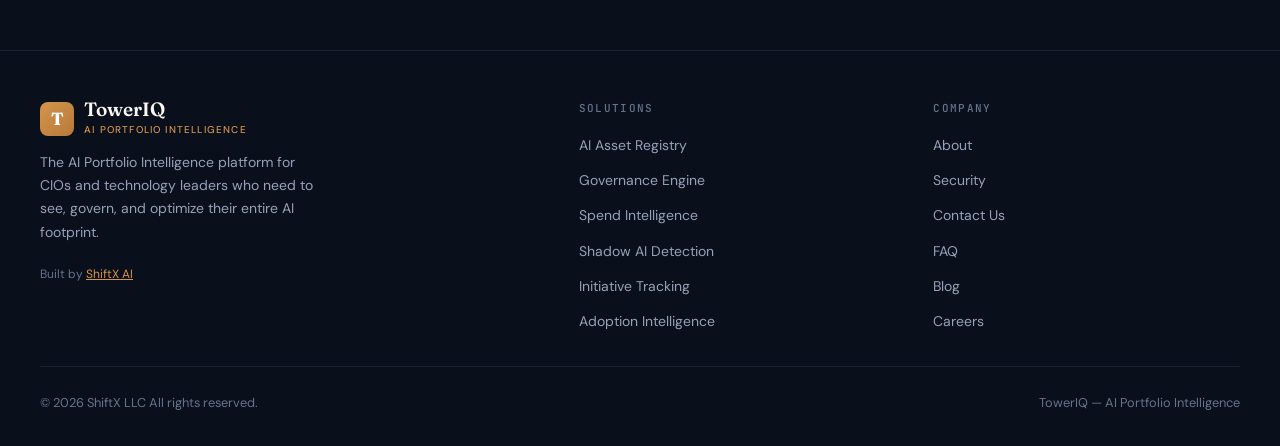
<file: blog/enterprise-ai-governance-2026.html>
<!DOCTYPE html>
<html lang="en">
<head>
<meta charset="UTF-8">
<meta name="viewport" content="width=device-width, initial-scale=1.0, viewport-fit=cover">
<title>Why Enterprise AI Governance Is No Longer Optional in 2026 | TowerIQ Blog</title>
<meta name="description" content="AI governance has shifted from a nice-to-have to a regulatory and operational requirement. Here's why CIOs who delay governance infrastructure in 2026 are taking a risk they can't afford.">
<meta name="keywords" content="enterprise AI governance, AI governance 2026, why AI governance matters, enterprise AI management">
<meta name="robots" content="index, follow">
<link rel="canonical" href="https://toweriq.ai/blog/enterprise-ai-governance-2026">
<meta property="og:title" content="Why Enterprise AI Governance Is No Longer Optional in 2026">
<meta property="og:description" content="AI governance has shifted from a nice-to-have to a regulatory and operational requirement for every enterprise.">
<meta property="og:type" content="article">
<meta property="og:url" content="https://toweriq.ai/blog/enterprise-ai-governance-2026">
<meta name="twitter:card" content="summary_large_image">
<meta name="author" content="Srikanth Balusani">
<link rel="icon" type="image/svg+xml" href="/favicon.svg">
<link rel="preconnect" href="https://fonts.googleapis.com">
<link rel="preconnect" href="https://fonts.gstatic.com" crossorigin>
<link href="https://fonts.googleapis.com/css2?family=DM+Sans:ital,opsz,wght@0,9..40,300;0,9..40,400;0,9..40,500;0,9..40,600;0,9..40,700;1,9..40,400&family=Fraunces:ital,opsz,wght@0,9..144,300;0,9..144,400;0,9..144,600;0,9..144,700;1,9..144,400&family=JetBrains+Mono:wght@400;500&display=swap" rel="stylesheet">
<link rel="stylesheet" href="blog.css">

<script type="application/ld+json">
{"@context":"https://schema.org","@type":"Article","headline":"Why Enterprise AI Governance Is No Longer Optional in 2026","author":{"@type":"Person","name":"Srikanth Balusani","jobTitle":"Co-Founder & CTO","worksFor":{"@type":"Organization","name":"ShiftX AI"}},"publisher":{"@type":"Organization","name":"TowerIQ","url":"https://toweriq.ai"},"datePublished":"2026-03-22","dateModified":"2026-03-22","description":"AI governance has shifted from a nice-to-have to a regulatory and operational requirement. Here's why CIOs who delay governance infrastructure in 2026 are taking a risk they can't afford.","mainEntityOfPage":"https://toweriq.ai/blog/enterprise-ai-governance-2026"}
</script>

<script type="application/ld+json">
{"@context":"https://schema.org","@type":"BreadcrumbList","itemListElement":[
{"@type":"ListItem","position":1,"name":"Home","item":"https://toweriq.ai"},
{"@type":"ListItem","position":2,"name":"Blog","item":"https://toweriq.ai/blog/"},
{"@type":"ListItem","position":3,"name":"Why Enterprise AI Governance Is No Longer Optional in 2026","item":"https://toweriq.ai/blog/enterprise-ai-governance-2026"}
]}
</script>
</head>
<body>

<!-- ── NAV ── -->
<nav class="blog-nav">
  <div class="nav-inner">
    <a href="../" class="nav-logo">
      <div class="nav-logo-icon">T</div>
      <div class="nav-logo-wrap">
        <span class="nav-logo-text">TowerIQ</span>
        <span class="nav-logo-tagline">AI Portfolio Intelligence</span>
      </div>
    </a>
    <div class="nav-links">
      <a href="../#challenge">The Problem</a>
      <a href="../#platform">Solution</a>
      <a href="../#platform">AI Governance</a>
      <a href="../#roi">ROI &amp; Value</a>
      <a href="../#integrations">Integrations</a>
      <a href="./" class="active">Blog</a>
    </div>
    <div class="nav-cta">
      <a href="../" class="btn-primary">Get in Touch →</a>
    </div>
    <button class="hamburger" id="hamburger-btn" aria-label="Menu" onclick="toggleDrawer()">
      <span></span><span></span><span></span>
    </button>
  </div>
</nav>

<!-- ── MOBILE DRAWER ── -->
<div class="mobile-drawer" id="mobile-drawer">
  <button class="drawer-close" onclick="toggleDrawer()">✕</button>
  <a href="../#challenge" onclick="toggleDrawer()">The Problem</a>
  <a href="../#platform" onclick="toggleDrawer()">Solution</a>
  <a href="../#platform" onclick="toggleDrawer()">AI Governance</a>
  <a href="../#roi" onclick="toggleDrawer()">ROI &amp; Value</a>
  <a href="../#integrations" onclick="toggleDrawer()">Integrations</a>
  <a href="./" onclick="toggleDrawer()">Blog</a>
  <a href="../" class="btn-primary" style="text-align:center;justify-content:center;margin-top:8px">Get in Touch →</a>
</div>

<div class="post-accent"></div>

<main>

<!-- ── BREADCRUMB ── -->
<div class="blog-breadcrumb">
  <a href="../">Home</a><span class="sep">→</span><a href="./">Blog</a><span class="sep">→</span><span style="color:var(--cream-dim)">Enterprise AI Governance 2026</span>
</div>

<!-- ── ARTICLE HEADER ── -->
<header class="blog-header">
  <div class="blog-label">AI Governance</div>
  <h1>Why Enterprise AI Governance Is No Longer <em>Optional</em> in 2026</h1>
  <div class="blog-meta">
    By <a href="https://www.linkedin.com/in/srikanthbalusani/" target="_blank" rel="noopener">Srikanth Balusani</a><span>·</span>March 22, 2026<span>·</span>9 min read
  </div>
</header>

<!-- ── TABLE OF CONTENTS ── -->
<nav class="blog-toc" aria-label="Table of contents">
  <div class="blog-toc-inner">
    <div class="blog-toc-title">In This Article</div>
    <ul class="blog-toc-list">
      <li><a href="#shift" class="blog-toc-link" data-target="shift"><span class="blog-toc-num">01</span>The Shift From "Nice to Have" to Non-Negotiable</a></li>
      <li><a href="#three-forces" class="blog-toc-link" data-target="three-forces"><span class="blog-toc-num">02</span>Three Forces That Made Governance Mandatory</a></li>
      <li><a href="#in-practice" class="blog-toc-link" data-target="in-practice"><span class="blog-toc-num">03</span>What Governance Actually Looks Like in Practice</a></li>
      <li><a href="#cost-of-waiting" class="blog-toc-link" data-target="cost-of-waiting"><span class="blog-toc-num">04</span>The Cost of Waiting</a></li>
      <li><a href="#where-to-start" class="blog-toc-link" data-target="where-to-start"><span class="blog-toc-num">05</span>Where to Start</a></li>
    </ul>
  </div>
</nav>

<!-- ── ARTICLE BODY ── -->
<article class="blog-body">

<h2 id="shift">The Shift From "Nice to Have" to <em>Non-Negotiable</em></h2>

<p>The conversation around enterprise AI governance has fundamentally changed. In 2024, governance was a topic at conferences. In 2025, it started appearing in board decks. In 2026, it's a line item with regulatory deadlines attached to it.</p>

<p>The numbers tell the story. Gartner projects that 40% of enterprise applications will have task-specific AI agents embedded by the end of this year — up from less than 5% in 2025.<sup><a href="#fn1">1</a></sup> That's not a gradual increase. That's an explosion. Every one of those agents is an asset that needs to be discovered, classified, governed, and monitored.</p>

<p>And yet, most organizations are trying to manage this explosion with the same tools and processes they used for traditional SaaS governance. Spreadsheets that get updated quarterly. Policies that live in SharePoint and get reviewed annually. Approval workflows that take weeks because they require manual review by people who are already overloaded.</p>

<p>It doesn't work. Not at this scale. Not at this speed.</p>

<h2 id="three-forces">Three Forces That Made Governance <em>Mandatory</em></h2>

<h3>1. Regulatory pressure is real and imminent</h3>

<p>The EU AI Act is no longer theoretical. Prohibited practices provisions took effect in February 2025. General purpose AI rules went live in August 2025. And the high-risk system requirements — the ones that affect the vast majority of enterprise AI deployments — take full effect in August 2026.</p>

<p>The penalties are not symbolic. We're talking about fines up to €35 million or 7% of global annual turnover, whichever is higher. For a company doing $500 million in revenue, that's a potential $35 million fine for getting AI governance wrong.</p>

<p>But here's what most people miss about the EU AI Act: it doesn't just require you to have a policy. It requires you to demonstrate <strong>continuous oversight</strong>. Continuous evaluation. Traceable decisions. Immutable audit trails. Point-in-time assessments won't cut it. You need infrastructure that monitors and evaluates every AI system, every day, automatically.</p>

<p>And Europe isn't alone. Colorado's AI Act takes effect in June 2026. Other states are drafting similar legislation. The regulatory momentum is only accelerating.</p>

<h3>2. The shadow AI problem has evolved</h3>

<p>We used to explain shadow AI as "employees using ChatGPT without IT approval." That was the 2024 version of the problem. The 2026 version is significantly more complex.</p>

<p>Today, shadow AI includes engineering teams spinning up AI agents in sandbox environments that quietly access production data. It includes SaaS vendors embedding AI features into existing products through routine software updates — so your Salesforce or ServiceNow instance now processes data through AI without any change to your contract terms. It includes OAuth connections granting AI tools read access to your CRM, your code repositories, your email.</p>

<div class="blog-stat-row">
  <div class="blog-stat">
    <div class="blog-stat-val">$670K</div>
    <div class="blog-stat-desc">additional breach cost when shadow AI is a contributing factor</div>
    <div class="blog-stat-source">IBM 2025 Cost of Data Breach</div>
  </div>
  <div class="blog-stat">
    <div class="blog-stat-val">1,550+</div>
    <div class="blog-stat-desc">distinct GenAI SaaS apps tracked in enterprise environments</div>
    <div class="blog-stat-source">Netskope Threat Labs, Cloud and Threat Report, August 2025</div>
  </div>
</div>

<p>The scale of the problem has outgrown the tools most organizations are using to address it. You can't ask employees to self-report AI usage. You can't manually audit OAuth grants across hundreds of SaaS applications. You can't discover embedded AI features by reading vendor release notes. You need automated <a href="../?feature=3#platform">shadow AI detection</a> that connects to your identity providers and AI platforms and surfaces everything — continuously.</p>

<h3>3. The board is asking questions nobody can answer</h3>

<p>We talk to technology leaders every week who tell us some version of the same story. The board is asking three questions:</p>

<p><strong>"How much are we spending on AI?"</strong> Nobody can give a number that accounts for all the departmental subscriptions, API costs, and shadow AI spend across the organization. Not because anyone dropped the ball, but because no system exists to aggregate it.</p>

<p><strong>"Which AI tools are we using?"</strong> Nobody can produce a complete inventory, because tools are being adopted faster than any manual tracking process can follow. The data isn't missing — it's scattered across identity providers, expense reports, and OAuth logs that were never designed to talk to each other.</p>

<p><strong>"What's the ROI?"</strong> The best anyone can offer is anecdotes from individual teams, not organization-wide data connecting AI spend to business outcomes. Without a unified view, measuring return on AI investment is essentially guesswork.</p>

<p>These aren't unreasonable questions. They're the same questions boards have asked about every major technology investment for decades. But AI is the first category where most organizations genuinely can't answer them. Not because of a leadership gap, but because the infrastructure to collect and aggregate this data doesn't exist yet in most enterprises.</p>

<h2 id="in-practice">What Governance Actually Looks Like <em>in Practice</em></h2>

<p>Here's where we want to be direct, because we think there's a misconception about what AI governance means in practice.</p>

<p>Governance is not a policy document. It's not a committee that meets monthly. It's not a set of guidelines that gets published in Confluence and forgotten. Those are artifacts of governance. They're not governance itself.</p>

<p><strong>Governance is a living system.</strong> It starts with visibility — knowing what AI tools exist in your organization, including the ones nobody sanctioned. It extends to policy enforcement — rules that are applied automatically, not manually reviewed for each tool. It includes spend tracking — every dollar accounted for, by platform, by department, by tool. And it requires continuous monitoring — evaluations that happen in real time, not once a quarter.</p>

<div class="blog-callout">
  <p><strong>The organizations we see moving fastest on AI are not the ones with the most restrictive policies.</strong> They're the ones with the most visibility. When you can see everything, you can make decisions. When you're flying blind, you default to caution — and caution at enterprise scale looks like governance bottlenecks, delayed approvals, and teams building workarounds that make the problem worse.</p>
</div>

<p>This is why we built <a href="../?feature=0#platform">TowerIQ</a> the way we did — as a platform that connects discovery, governance, spend, and compliance into a single command center. Not because we wanted to build a big product, but because these capabilities don't work in isolation. A governance policy without an inventory is unenforceable. An inventory without spend data is incomplete. Spend data without compliance monitoring is a financial report, not a governance tool.</p>

<p>They have to work together. And they have to work continuously.</p>

<div class="blog-cta">
  <h3>See what your AI portfolio <em>actually looks like.</em></h3>
  <p>Full visibility in 30 minutes. No code changes. No disruption.</p>
  <a href="../">Reach Out →</a>
</div>

<h2 id="cost-of-waiting">The Cost of <em>Waiting</em></h2>

<p>We understand why some organizations are still in "wait and see" mode. Governance infrastructure requires investment, organizational buy-in, and a willingness to confront what you'll find when you actually scan your environment. That first shadow AI report is always a wake-up call.</p>

<p>But the cost of waiting is compounding every month. And it's compounding in three directions simultaneously.</p>

<p><strong>Regulatory risk is growing.</strong> Every month closer to the EU AI Act deadline is a month less to build the continuous monitoring and audit trail infrastructure that regulators will require. Organizations that start now have time to get it right. Organizations that start in July will be scrambling.</p>

<p><strong>Financial waste is accumulating.</strong> Duplicate licenses across departments. Idle seats nobody deactivates. API costs that spike because nobody's monitoring consumption. Shadow AI subscriptions scattered across corporate credit cards. The average enterprise finds 20–30% savings in their first AI spend audit — but only if they do the audit.</p>

<p><strong>The competitive window is narrowing.</strong> This is the one that doesn't get enough attention. AI governance isn't just about risk mitigation. It's about operating speed. The organizations with governance infrastructure can adopt AI aggressively because they have the guardrails to do it safely. The ones without governance infrastructure default to caution — slower approvals, fewer experiments, more internal friction.</p>

<p>Over time, that gap compounds. The governed organization moves faster, learns faster, and scales faster. The ungoverned one falls behind — not because it lacks ambition, but because it lacks visibility.</p>

<h2 id="where-to-start">Where to <em>Start</em></h2>

<p>If you're reading this and thinking "we're behind," here's some practical advice based on what we've seen work across dozens of enterprise deployments.</p>

<p><strong>Start with visibility, not policy.</strong> The most common mistake is starting with a governance committee that spends three months writing a policy document. By the time the policy is approved, your AI landscape has changed. Start by scanning your environment. Build the inventory. See what you actually have. That scan will tell you more in 30 minutes than a committee will learn in a quarter.</p>

<p><strong>Don't try to govern everything on day one.</strong> Start with the five to seven rules that matter most to your organization. Vendor restrictions. PII handling. Data classification. Budget thresholds. <a href="../?feature=1#platform">Automate those first</a>, then expand as your governance maturity grows.</p>

<p><strong>Make governance an accelerator, not a bottleneck.</strong> If your governance process makes it harder for teams to adopt AI, they'll go around it. The best governance systems green-light compliant tools immediately, flag risks early, and only involve human review where it actually matters. That's how governance earns buy-in from the teams it's supposed to serve.</p>

<p>In 2026, being informed about your AI portfolio isn't optional anymore. It's the minimum.</p>

<div class="blog-cta">
  <h3>Ready to see <em>everything?</em></h3>
  <p>TowerIQ gives CIOs and CTOs a single command center for AI discovery, governance, spend, and compliance. See your full AI portfolio in 30 minutes.</p>
  <a href="../">Reach Out →</a>
</div>

</article>

<!-- ── FOOTNOTES ── -->
<section class="blog-footnotes" id="footnotes">
  <ol>
    <li id="fn1">Gartner Press Release, August 2025. <a href="https://tinyurl.com/k59dt782" target="_blank" rel="noopener">View source</a></li>
  </ol>
</section>

<!-- ── RELATED ── -->
<section class="blog-related">
  <div class="blog-related-label">Explore TowerIQ</div>
  <div class="blog-related-links">
    <a href="../?feature=1#platform" class="blog-related-link">AI Governance Engine →</a>
    <a href="../?feature=3#platform" class="blog-related-link">Shadow AI Detection →</a>
    <a href="../?feature=2#platform" class="blog-related-link">AI Spend Intelligence →</a>
    <a href="../?feature=0#platform" class="blog-related-link">AI Asset Registry →</a>
    <a href="./" class="blog-related-link">← All Posts</a>
  </div>
</section>

</main>

<!-- ── FOOTER ── -->
<footer class="blog-footer">
  <div class="footer-inner">
    <div>
      <a href="../" class="nav-logo" style="text-decoration:none">
        <div class="nav-logo-icon">T</div>
        <div class="nav-logo-wrap">
          <span class="nav-logo-text">TowerIQ</span>
          <span class="nav-logo-tagline">AI Portfolio Intelligence</span>
        </div>
      </a>
      <p class="footer-brand-tagline">The AI Portfolio Intelligence platform for CIOs and technology leaders who need to see, govern, and optimize their entire AI footprint.</p>
      <div style="margin-top:1.25rem;font-size:0.75rem;color:var(--slate-dim)">Built by <a href="https://shiftx.ai/" target="_blank" rel="noopener" style="color:var(--copper)">ShiftX AI</a></div>
    </div>
    <div>
      <div class="footer-col-title">Solutions</div>
      <div class="footer-links">
        <a href="../#platform">AI Asset Registry</a>
        <a href="../#platform">Governance Engine</a>
        <a href="../#platform">Spend Intelligence</a>
        <a href="../#platform">Shadow AI Detection</a>
        <a href="../#platform">Initiative Tracking</a>
        <a href="../#platform">Adoption Intelligence</a>
      </div>
    </div>
    <div>
      <div class="footer-col-title">Company</div>
      <div class="footer-links">
        <a href="../">About</a>
        <a href="../#security">Security</a>
        <a href="mailto:contact@toweriq.ai">Contact Us</a>
        <a href="../#faq">FAQ</a>
        <a href="./">Blog</a>
        <a href="../careers/">Careers</a>
      </div>
    </div>
  </div>
  <div class="footer-bottom">
    <div>© 2026 ShiftX LLC All rights reserved.</div>
    <div>TowerIQ — AI Portfolio Intelligence</div>
  </div>
</footer>

<script>
function toggleDrawer() {
  document.getElementById('mobile-drawer').classList.toggle('open');
}

// TOC active state tracking
(function() {
  const tocLinks = document.querySelectorAll('.blog-toc-link');
  const sections = [];

  tocLinks.forEach(link => {
    const id = link.getAttribute('data-target');
    const section = document.getElementById(id);
    if (section) sections.push({ id, el: section, link });
  });

  function updateActive() {
    const scrollY = window.scrollY + 160;
    let current = sections[0];
    for (const s of sections) {
      if (s.el.offsetTop <= scrollY) current = s;
    }
    tocLinks.forEach(l => l.classList.remove('active'));
    if (current) current.link.classList.add('active');
  }

  window.addEventListener('scroll', updateActive, { passive: true });
  updateActive();

  tocLinks.forEach(link => {
    link.addEventListener('click', (e) => {
      e.preventDefault();
      const id = link.getAttribute('data-target');
      const target = document.getElementById(id);
      if (target) window.scrollTo({ top: target.offsetTop - 100, behavior: 'smooth' });
    });
  });
})();
</script>

</body>
</html>
</file>
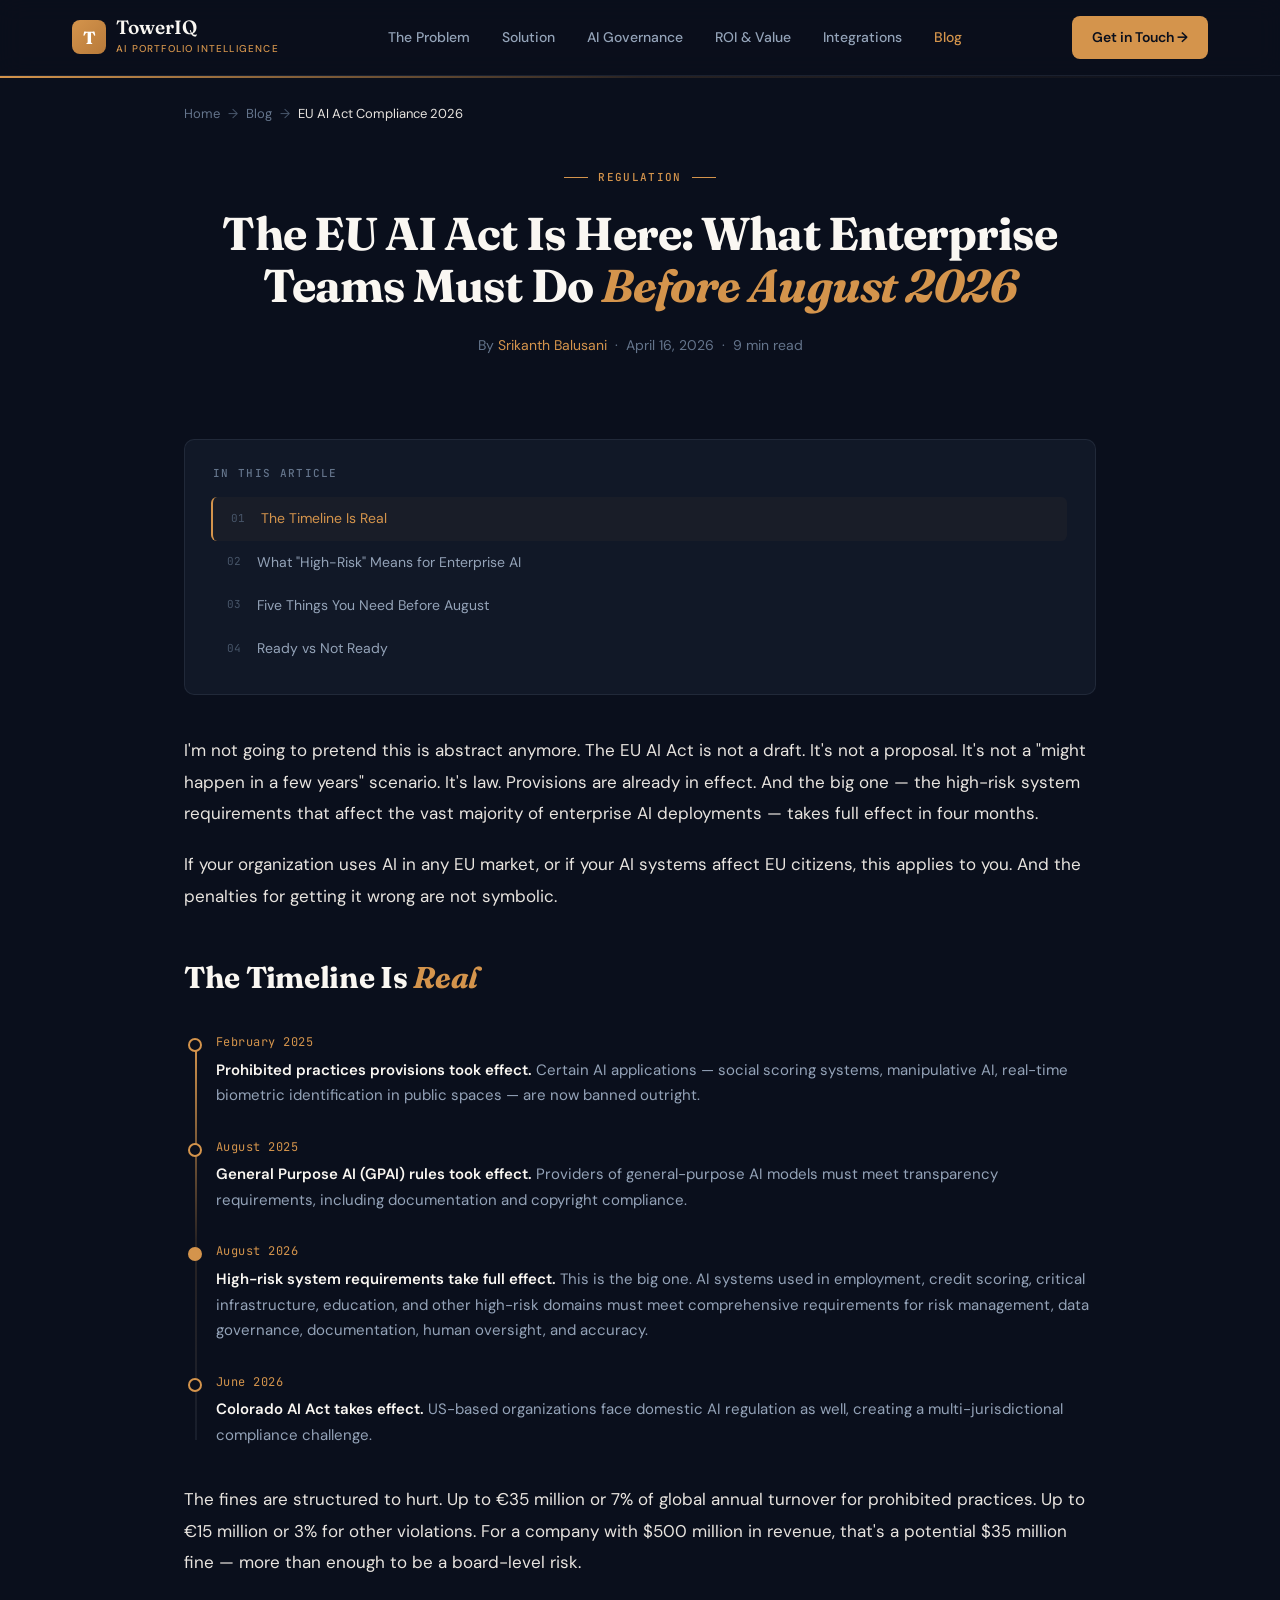
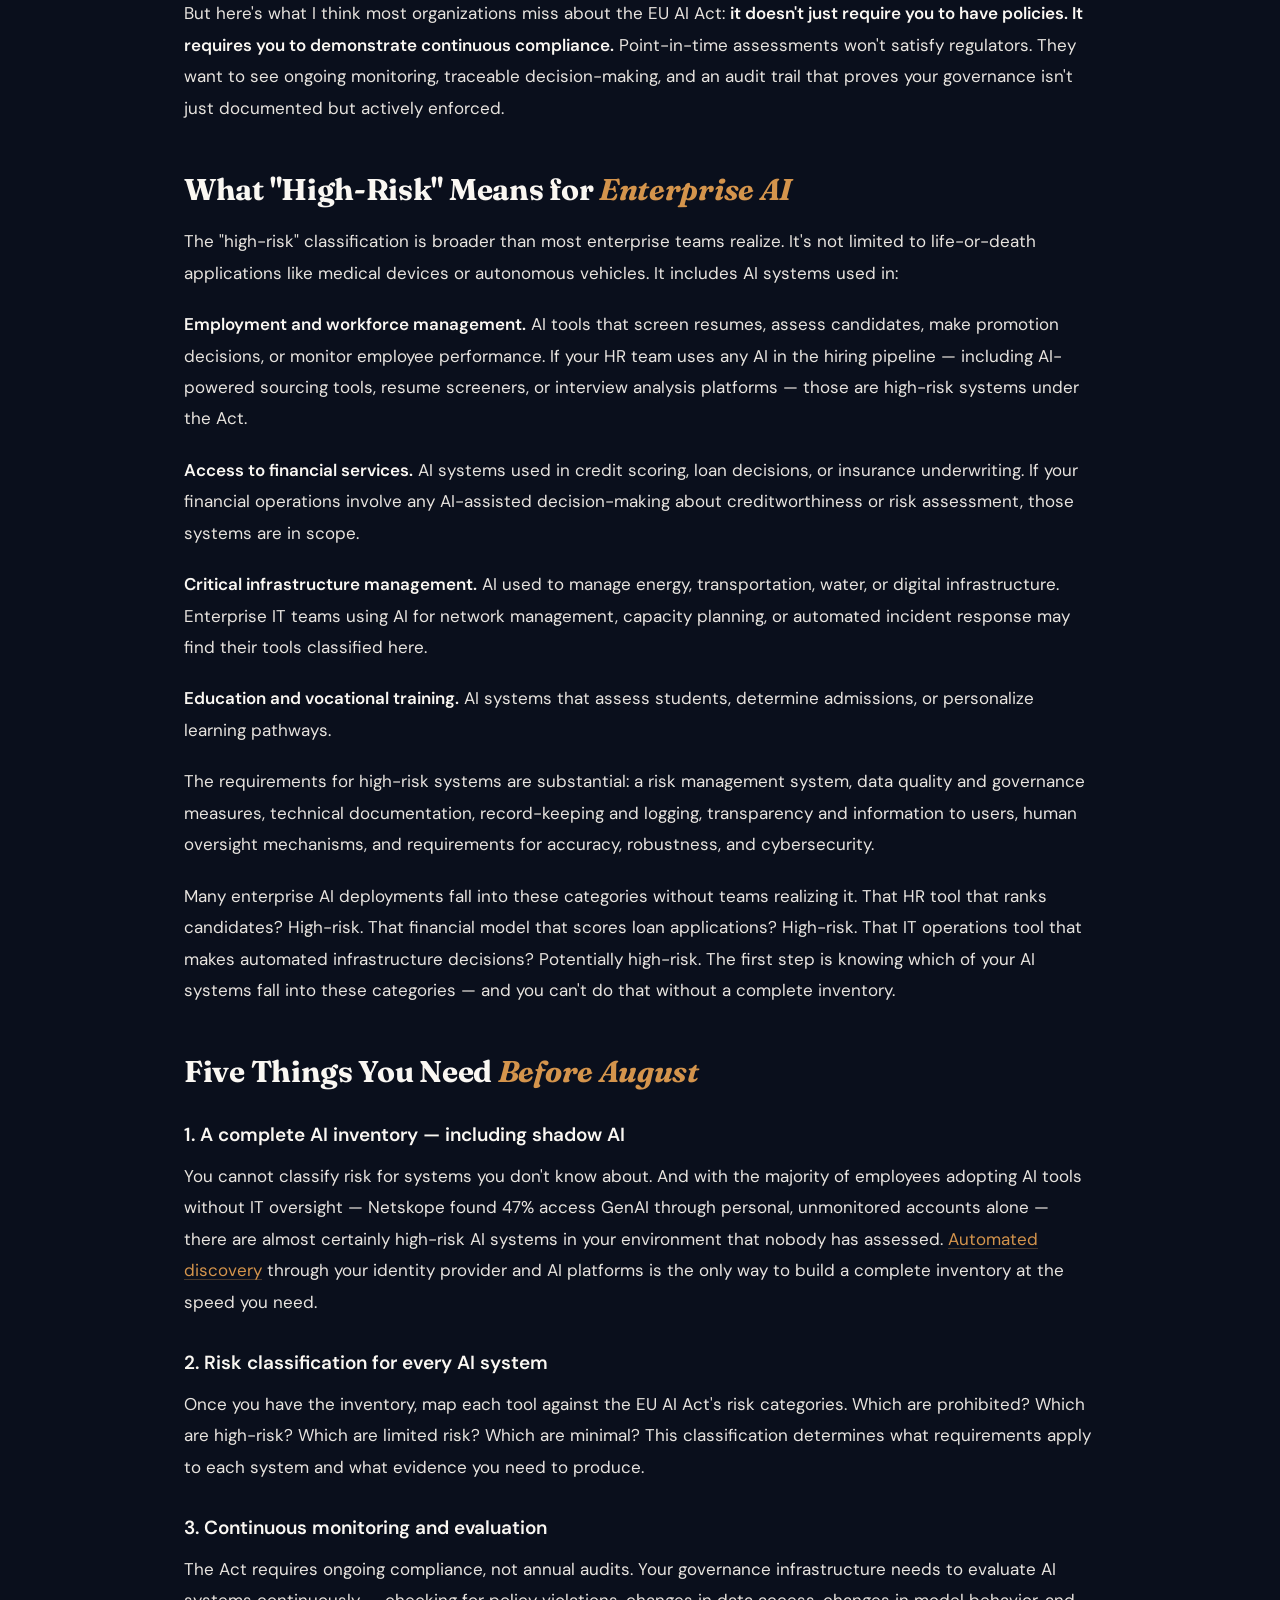
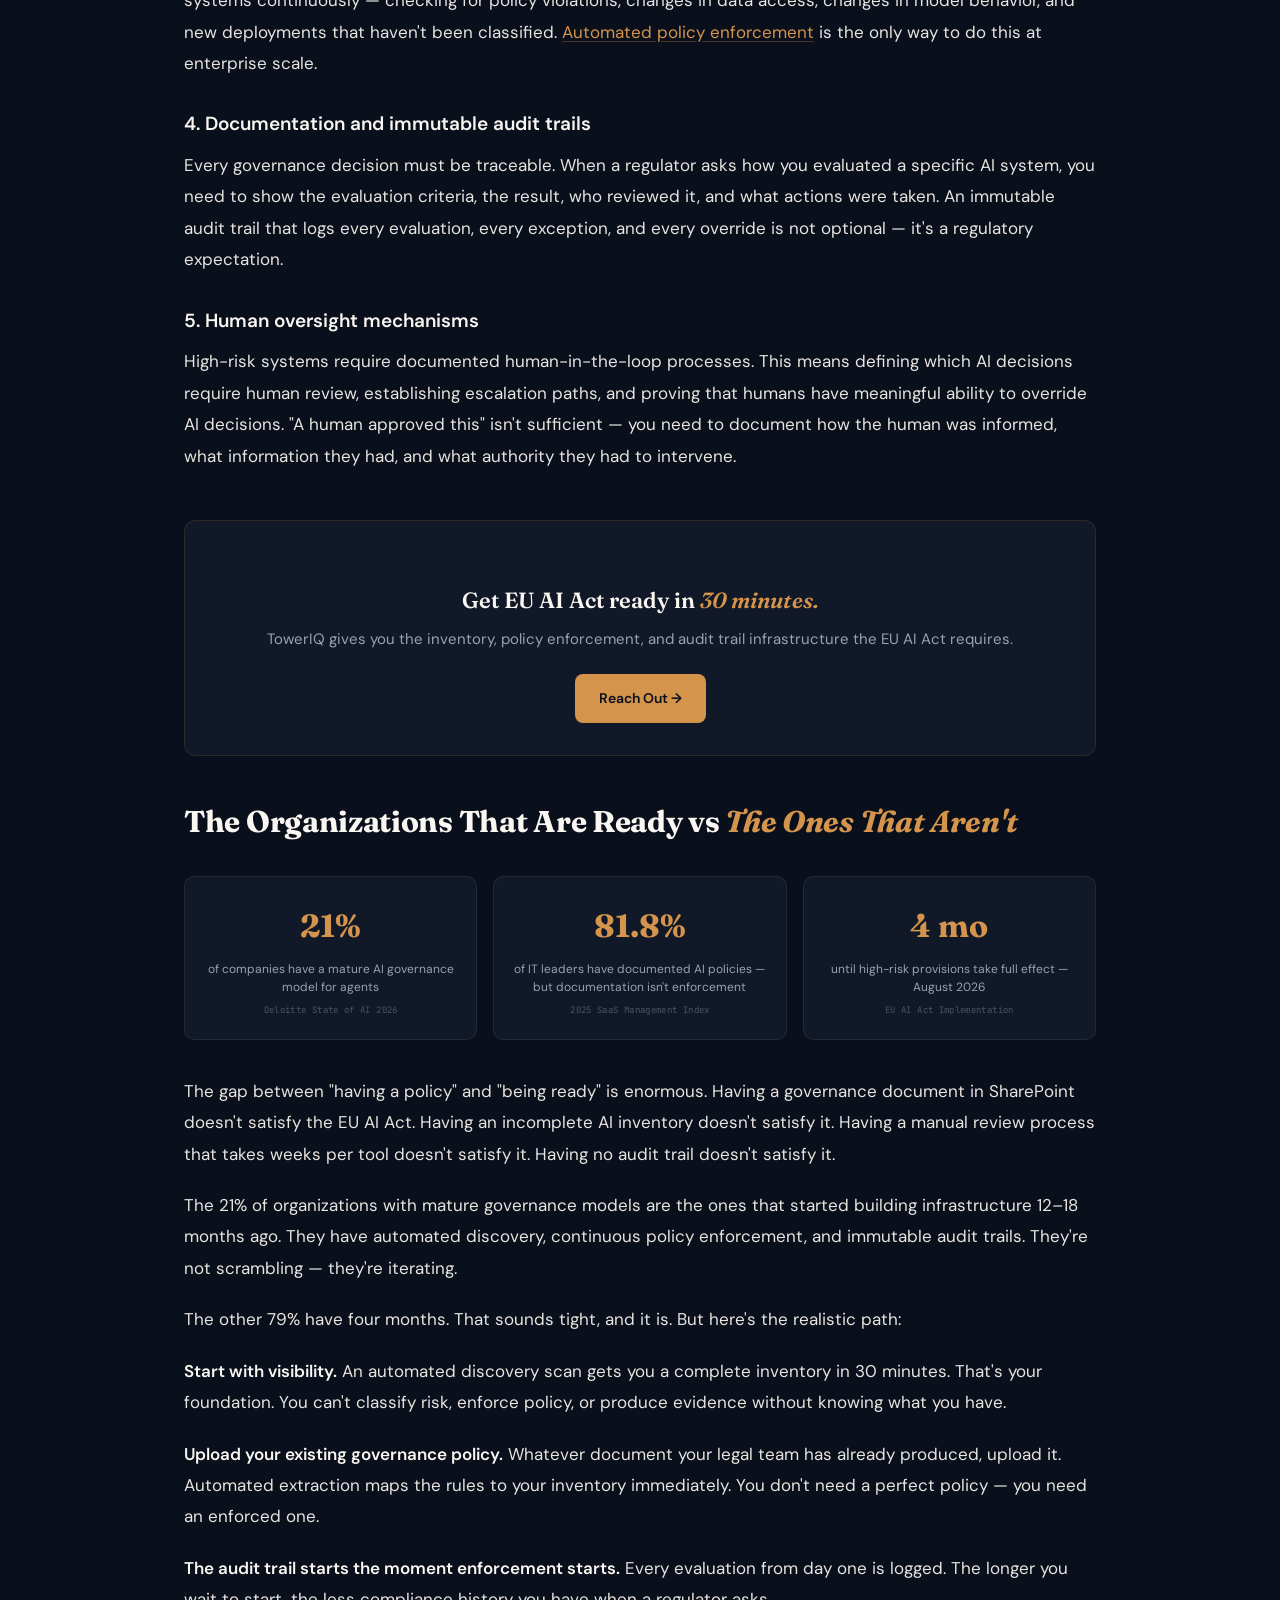
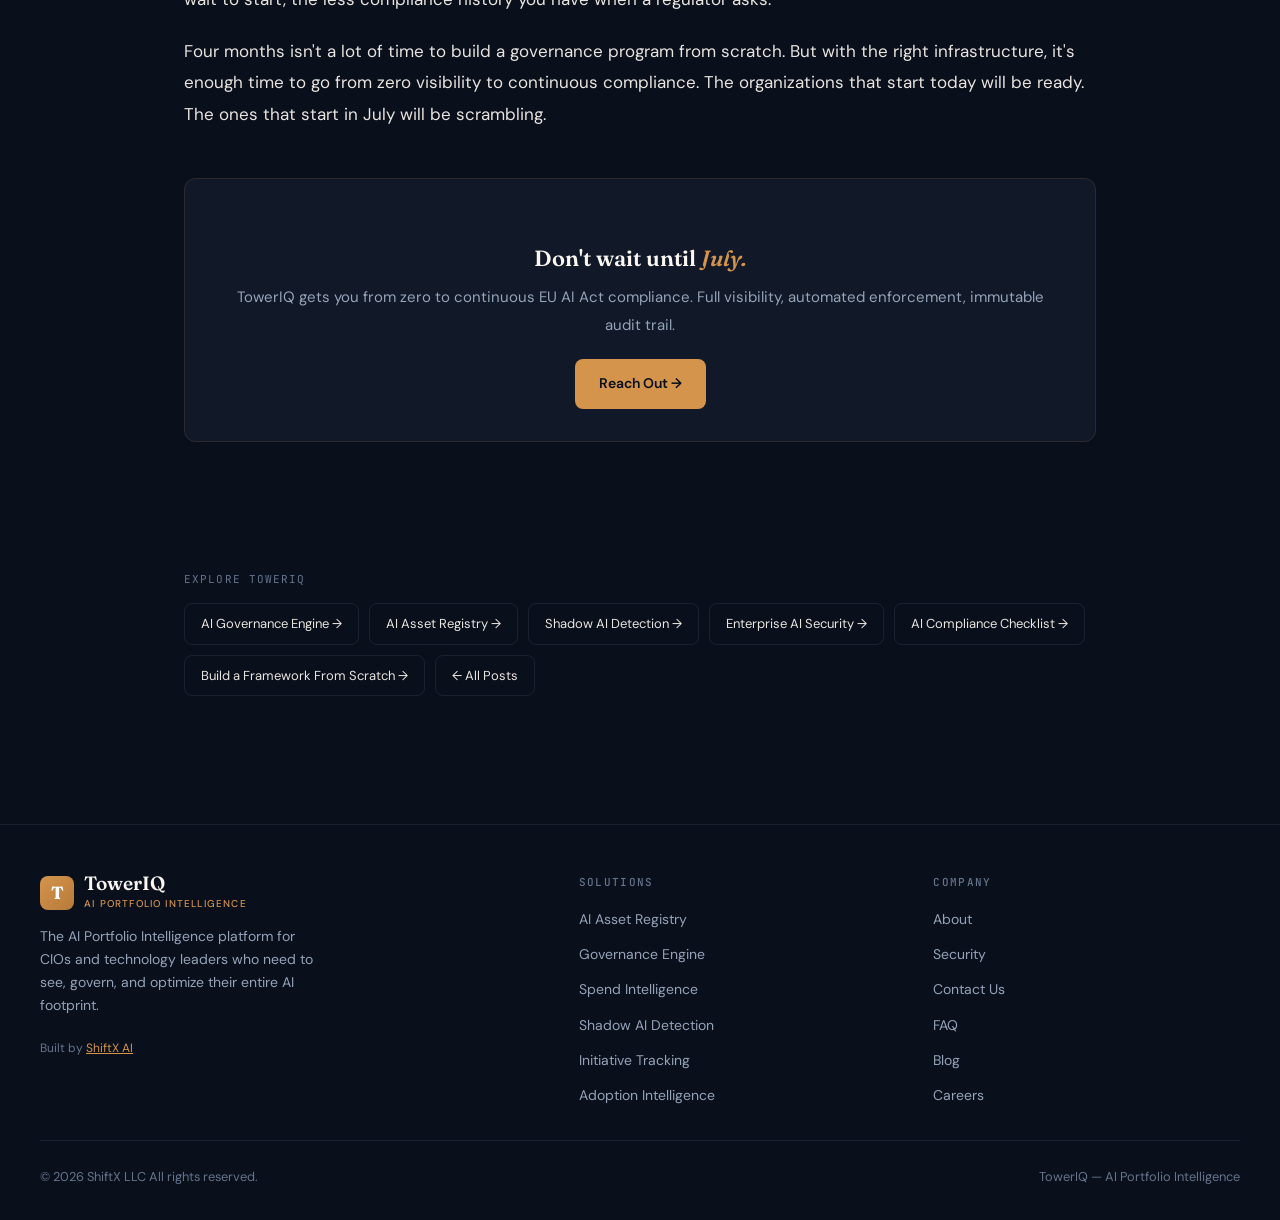
<file: blog/eu-ai-act-compliance-2026.html>
<!DOCTYPE html>
<html lang="en">
<head>
<meta charset="UTF-8">
<meta name="viewport" content="width=device-width, initial-scale=1.0, viewport-fit=cover">
<title>EU AI Act: What Enterprises Must Do Before Aug 2026 | TowerIQ Blog</title>
<meta name="description" content="EU AI Act high-risk provisions hit August 2026. Here's the timeline and five things your organization needs before the deadline.">
<meta name="keywords" content="EU AI Act compliance 2026, EU AI Act enterprise, EU AI Act requirements, AI regulation 2026, EU AI Act deadline">
<meta name="robots" content="index, follow">
<link rel="canonical" href="https://toweriq.ai/blog/eu-ai-act-compliance-2026">
<meta property="og:title" content="The EU AI Act Is Here: What Enterprise Teams Must Do Before August 2026">
<meta property="og:description" content="EU AI Act high-risk provisions hit August 2026. Here's what you need in place.">
<meta property="og:type" content="article">
<meta property="og:url" content="https://toweriq.ai/blog/eu-ai-act-compliance-2026">
<meta name="twitter:card" content="summary_large_image">
<meta name="author" content="Srikanth Balusani">
<link rel="icon" type="image/svg+xml" href="/favicon.svg">
<link rel="preconnect" href="https://fonts.googleapis.com">
<link rel="preconnect" href="https://fonts.gstatic.com" crossorigin>
<link href="https://fonts.googleapis.com/css2?family=DM+Sans:ital,opsz,wght@0,9..40,300;0,9..40,400;0,9..40,500;0,9..40,600;0,9..40,700;1,9..40,400&family=Fraunces:ital,opsz,wght@0,9..144,300;0,9..144,400;0,9..144,600;0,9..144,700;1,9..144,400&family=JetBrains+Mono:wght@400;500&display=swap" rel="stylesheet">
<link rel="stylesheet" href="blog.css">

<script type="application/ld+json">
{"@context":"https://schema.org","@type":"Article","headline":"The EU AI Act Is Here: What Enterprise Teams Must Do Before August 2026","author":{"@type":"Person","name":"Srikanth Balusani","jobTitle":"Co-Founder & CTO","worksFor":{"@type":"Organization","name":"ShiftX LLC"}},"publisher":{"@type":"Organization","name":"TowerIQ","url":"https://toweriq.ai"},"datePublished":"2026-04-16","dateModified":"2026-04-16","description":"EU AI Act high-risk provisions take full effect August 2026.","mainEntityOfPage":"https://toweriq.ai/blog/eu-ai-act-compliance-2026"}
</script>

<script type="application/ld+json">
{"@context":"https://schema.org","@type":"BreadcrumbList","itemListElement":[
{"@type":"ListItem","position":1,"name":"Home","item":"https://toweriq.ai"},
{"@type":"ListItem","position":2,"name":"Blog","item":"https://toweriq.ai/blog/"},
{"@type":"ListItem","position":3,"name":"EU AI Act Compliance 2026","item":"https://toweriq.ai/blog/eu-ai-act-compliance-2026"}
]}
</script>

<style>
.blog-timeline{margin:36px 0;position:relative;padding-left:32px}
.blog-timeline::before{content:'';position:absolute;left:11px;top:8px;bottom:8px;width:2px;background:linear-gradient(180deg,var(--copper),var(--copper-glow),rgba(148,163,184,0.1))}
.blog-tl-item{position:relative;padding:0 0 28px}
.blog-tl-item:last-child{padding-bottom:0}
.blog-tl-dot{position:absolute;left:-28px;top:6px;width:14px;height:14px;border-radius:50%;border:2px solid var(--copper);background:var(--navy)}
.blog-tl-item.active .blog-tl-dot{background:var(--copper)}
.blog-tl-date{font-family:var(--font-mono);font-size:12px;color:var(--copper);letter-spacing:0.04em;margin-bottom:4px}
.blog-tl-item p{font-size:15px;color:var(--slate);line-height:1.7;margin:0}
</style>
</head>
<body>

<nav class="blog-nav">
  <div class="nav-inner">
    <a href="../" class="nav-logo">
      <div class="nav-logo-icon">T</div>
      <div class="nav-logo-wrap">
        <span class="nav-logo-text">TowerIQ</span>
        <span class="nav-logo-tagline">AI Portfolio Intelligence</span>
      </div>
    </a>
    <div class="nav-links">
      <a href="../#challenge">The Problem</a>
      <a href="../#platform">Solution</a>
      <a href="../#platform">AI Governance</a>
      <a href="../#roi">ROI &amp; Value</a>
      <a href="../#integrations">Integrations</a>
      <a href="./" class="active">Blog</a>
    </div>
    <div class="nav-cta">
      <a href="../" class="btn-primary">Get in Touch →</a>
    </div>
    <button class="hamburger" id="hamburger-btn" aria-label="Menu" onclick="toggleDrawer()">
      <span></span><span></span><span></span>
    </button>
  </div>
</nav>

<div class="mobile-drawer" id="mobile-drawer">
  <button class="drawer-close" onclick="toggleDrawer()">✕</button>
  <a href="../#challenge" onclick="toggleDrawer()">The Problem</a>
  <a href="../#platform" onclick="toggleDrawer()">Solution</a>
  <a href="../#platform" onclick="toggleDrawer()">AI Governance</a>
  <a href="../#roi" onclick="toggleDrawer()">ROI &amp; Value</a>
  <a href="../#integrations" onclick="toggleDrawer()">Integrations</a>
  <a href="./" onclick="toggleDrawer()">Blog</a>
  <a href="../" class="btn-primary" style="text-align:center;justify-content:center;margin-top:8px">Get in Touch →</a>
</div>

<div class="post-accent"></div>

<main>

<div class="blog-breadcrumb">
  <a href="../">Home</a><span class="sep">→</span><a href="./">Blog</a><span class="sep">→</span><span style="color:var(--cream-dim)">EU AI Act Compliance 2026</span>
</div>

<header class="blog-header">
  <div class="blog-label">Regulation</div>
  <h1>The EU AI Act Is Here: What Enterprise Teams Must Do <em>Before August 2026</em></h1>
  <div class="blog-meta">
    By <a href="https://www.linkedin.com/in/srikanthbalusani/" target="_blank" rel="noopener">Srikanth Balusani</a><span>·</span>April 16, 2026<span>·</span>9 min read
  </div>
</header>

<nav class="blog-toc" aria-label="Table of contents">
  <div class="blog-toc-inner">
    <div class="blog-toc-title">In This Article</div>
    <ul class="blog-toc-list">
      <li><a href="#timeline" class="blog-toc-link" data-target="timeline"><span class="blog-toc-num">01</span>The Timeline Is Real</a></li>
      <li><a href="#high-risk" class="blog-toc-link" data-target="high-risk"><span class="blog-toc-num">02</span>What "High-Risk" Means for Enterprise AI</a></li>
      <li><a href="#five-things" class="blog-toc-link" data-target="five-things"><span class="blog-toc-num">03</span>Five Things You Need Before August</a></li>
      <li><a href="#ready-vs-not" class="blog-toc-link" data-target="ready-vs-not"><span class="blog-toc-num">04</span>Ready vs Not Ready</a></li>
    </ul>
  </div>
</nav>

<article class="blog-body">

<p>I'm not going to pretend this is abstract anymore. The EU AI Act is not a draft. It's not a proposal. It's not a "might happen in a few years" scenario. It's law. Provisions are already in effect. And the big one — the high-risk system requirements that affect the vast majority of enterprise AI deployments — takes full effect in four months.</p>

<p>If your organization uses AI in any EU market, or if your AI systems affect EU citizens, this applies to you. And the penalties for getting it wrong are not symbolic.</p>

<h2 id="timeline">The Timeline Is <em>Real</em></h2>

<div class="blog-timeline">
  <div class="blog-tl-item">
    <div class="blog-tl-dot"></div>
    <div class="blog-tl-date">February 2025</div>
    <p><strong>Prohibited practices provisions took effect.</strong> Certain AI applications — social scoring systems, manipulative AI, real-time biometric identification in public spaces — are now banned outright.</p>
  </div>
  <div class="blog-tl-item">
    <div class="blog-tl-dot"></div>
    <div class="blog-tl-date">August 2025</div>
    <p><strong>General Purpose AI (GPAI) rules took effect.</strong> Providers of general-purpose AI models must meet transparency requirements, including documentation and copyright compliance.</p>
  </div>
  <div class="blog-tl-item active">
    <div class="blog-tl-dot"></div>
    <div class="blog-tl-date">August 2026</div>
    <p><strong>High-risk system requirements take full effect.</strong> This is the big one. AI systems used in employment, credit scoring, critical infrastructure, education, and other high-risk domains must meet comprehensive requirements for risk management, data governance, documentation, human oversight, and accuracy.</p>
  </div>
  <div class="blog-tl-item">
    <div class="blog-tl-dot"></div>
    <div class="blog-tl-date">June 2026</div>
    <p><strong>Colorado AI Act takes effect.</strong> US-based organizations face domestic AI regulation as well, creating a multi-jurisdictional compliance challenge.</p>
  </div>
</div>

<p>The fines are structured to hurt. Up to €35 million or 7% of global annual turnover for prohibited practices. Up to €15 million or 3% for other violations. For a company with $500 million in revenue, that's a potential $35 million fine — more than enough to be a board-level risk.</p>

<p>But here's what I think most organizations miss about the EU AI Act: <strong>it doesn't just require you to have policies. It requires you to demonstrate continuous compliance.</strong> Point-in-time assessments won't satisfy regulators. They want to see ongoing monitoring, traceable decision-making, and an audit trail that proves your governance isn't just documented but actively enforced.</p>

<h2 id="high-risk">What "High-Risk" Means for <em>Enterprise AI</em></h2>

<p>The "high-risk" classification is broader than most enterprise teams realize. It's not limited to life-or-death applications like medical devices or autonomous vehicles. It includes AI systems used in:</p>

<p><strong>Employment and workforce management.</strong> AI tools that screen resumes, assess candidates, make promotion decisions, or monitor employee performance. If your HR team uses any AI in the hiring pipeline — including AI-powered sourcing tools, resume screeners, or interview analysis platforms — those are high-risk systems under the Act.</p>

<p><strong>Access to financial services.</strong> AI systems used in credit scoring, loan decisions, or insurance underwriting. If your financial operations involve any AI-assisted decision-making about creditworthiness or risk assessment, those systems are in scope.</p>

<p><strong>Critical infrastructure management.</strong> AI used to manage energy, transportation, water, or digital infrastructure. Enterprise IT teams using AI for network management, capacity planning, or automated incident response may find their tools classified here.</p>

<p><strong>Education and vocational training.</strong> AI systems that assess students, determine admissions, or personalize learning pathways.</p>

<p>The requirements for high-risk systems are substantial: a risk management system, data quality and governance measures, technical documentation, record-keeping and logging, transparency and information to users, human oversight mechanisms, and requirements for accuracy, robustness, and cybersecurity.</p>

<p>Many enterprise AI deployments fall into these categories without teams realizing it. That HR tool that ranks candidates? High-risk. That financial model that scores loan applications? High-risk. That IT operations tool that makes automated infrastructure decisions? Potentially high-risk. The first step is knowing which of your AI systems fall into these categories — and you can't do that without a complete inventory.</p>

<h2 id="five-things">Five Things You Need <em>Before August</em></h2>

<h3>1. A complete AI inventory — including shadow AI</h3>

<p>You cannot classify risk for systems you don't know about. And with the majority of employees adopting AI tools without IT oversight — Netskope found 47% access GenAI through personal, unmonitored accounts alone — there are almost certainly high-risk AI systems in your environment that nobody has assessed. <a href="../?feature=3#platform">Automated discovery</a> through your identity provider and AI platforms is the only way to build a complete inventory at the speed you need.</p>

<h3>2. Risk classification for every AI system</h3>

<p>Once you have the inventory, map each tool against the EU AI Act's risk categories. Which are prohibited? Which are high-risk? Which are limited risk? Which are minimal? This classification determines what requirements apply to each system and what evidence you need to produce.</p>

<h3>3. Continuous monitoring and evaluation</h3>

<p>The Act requires ongoing compliance, not annual audits. Your governance infrastructure needs to evaluate AI systems continuously — checking for policy violations, changes in data access, changes in model behavior, and new deployments that haven't been classified. <a href="../?feature=1#platform">Automated policy enforcement</a> is the only way to do this at enterprise scale.</p>

<h3>4. Documentation and immutable audit trails</h3>

<p>Every governance decision must be traceable. When a regulator asks how you evaluated a specific AI system, you need to show the evaluation criteria, the result, who reviewed it, and what actions were taken. An immutable audit trail that logs every evaluation, every exception, and every override is not optional — it's a regulatory expectation.</p>

<h3>5. Human oversight mechanisms</h3>

<p>High-risk systems require documented human-in-the-loop processes. This means defining which AI decisions require human review, establishing escalation paths, and proving that humans have meaningful ability to override AI decisions. "A human approved this" isn't sufficient — you need to document how the human was informed, what information they had, and what authority they had to intervene.</p>

<div class="blog-cta">
  <h3>Get EU AI Act ready in <em>30 minutes.</em></h3>
  <p>TowerIQ gives you the inventory, policy enforcement, and audit trail infrastructure the EU AI Act requires.</p>
  <a href="../">Reach Out →</a>
</div>

<h2 id="ready-vs-not">The Organizations That Are Ready vs <em>The Ones That Aren't</em></h2>

<div class="blog-stat-row">
  <div class="blog-stat">
    <div class="blog-stat-val">21%</div>
    <div class="blog-stat-desc">of companies have a mature AI governance model for agents</div>
    <div class="blog-stat-source">Deloitte State of AI 2026</div>
  </div>
  <div class="blog-stat">
    <div class="blog-stat-val">81.8%</div>
    <div class="blog-stat-desc">of IT leaders have documented AI policies — but documentation isn't enforcement</div>
    <div class="blog-stat-source">2025 SaaS Management Index</div>
  </div>
  <div class="blog-stat">
    <div class="blog-stat-val">4 mo</div>
    <div class="blog-stat-desc">until high-risk provisions take full effect — August 2026</div>
    <div class="blog-stat-source">EU AI Act Implementation</div>
  </div>
</div>

<p>The gap between "having a policy" and "being ready" is enormous. Having a governance document in SharePoint doesn't satisfy the EU AI Act. Having an incomplete AI inventory doesn't satisfy it. Having a manual review process that takes weeks per tool doesn't satisfy it. Having no audit trail doesn't satisfy it.</p>

<p>The 21% of organizations with mature governance models are the ones that started building infrastructure 12–18 months ago. They have automated discovery, continuous policy enforcement, and immutable audit trails. They're not scrambling — they're iterating.</p>

<p>The other 79% have four months. That sounds tight, and it is. But here's the realistic path:</p>

<p><strong>Start with visibility.</strong> An automated discovery scan gets you a complete inventory in 30 minutes. That's your foundation. You can't classify risk, enforce policy, or produce evidence without knowing what you have.</p>

<p><strong>Upload your existing governance policy.</strong> Whatever document your legal team has already produced, upload it. Automated extraction maps the rules to your inventory immediately. You don't need a perfect policy — you need an enforced one.</p>

<p><strong>The audit trail starts the moment enforcement starts.</strong> Every evaluation from day one is logged. The longer you wait to start, the less compliance history you have when a regulator asks.</p>

<p>Four months isn't a lot of time to build a governance program from scratch. But with the right infrastructure, it's enough time to go from zero visibility to continuous compliance. The organizations that start today will be ready. The ones that start in July will be scrambling.</p>

<div class="blog-cta">
  <h3>Don't wait until <em>July.</em></h3>
  <p>TowerIQ gets you from zero to continuous EU AI Act compliance. Full visibility, automated enforcement, immutable audit trail.</p>
  <a href="../">Reach Out →</a>
</div>

</article>

<section class="blog-related">
  <div class="blog-related-label">Explore TowerIQ</div>
  <div class="blog-related-links">
    <a href="../?feature=1#platform" class="blog-related-link">AI Governance Engine →</a>
    <a href="../?feature=0#platform" class="blog-related-link">AI Asset Registry →</a>
    <a href="../?feature=3#platform" class="blog-related-link">Shadow AI Detection →</a>
    <a href="../#security" class="blog-related-link">Enterprise AI Security →</a>
    <a href="ai-compliance-checklist.html" class="blog-related-link">AI Compliance Checklist →</a>
    <a href="ai-governance-framework-guide.html" class="blog-related-link">Build a Framework From Scratch →</a>
    <a href="./" class="blog-related-link">← All Posts</a>
  </div>
</section>

</main>

<footer class="blog-footer">
  <div class="footer-inner">
    <div>
      <a href="../" class="nav-logo" style="text-decoration:none">
        <div class="nav-logo-icon">T</div>
        <div class="nav-logo-wrap">
          <span class="nav-logo-text">TowerIQ</span>
          <span class="nav-logo-tagline">AI Portfolio Intelligence</span>
        </div>
      </a>
      <p class="footer-brand-tagline">The AI Portfolio Intelligence platform for CIOs and technology leaders who need to see, govern, and optimize their entire AI footprint.</p>
      <div style="margin-top:1.25rem;font-size:0.75rem;color:var(--slate-dim)">Built by <a href="https://shiftx.ai/" target="_blank" rel="noopener" style="color:var(--copper)">ShiftX AI</a></div>
    </div>
    <div>
      <div class="footer-col-title">Solutions</div>
      <div class="footer-links">
        <a href="../#platform">AI Asset Registry</a>
        <a href="../#platform">Governance Engine</a>
        <a href="../#platform">Spend Intelligence</a>
        <a href="../#platform">Shadow AI Detection</a>
        <a href="../#platform">Initiative Tracking</a>
        <a href="../#platform">Adoption Intelligence</a>
      </div>
    </div>
    <div>
      <div class="footer-col-title">Company</div>
      <div class="footer-links">
        <a href="../">About</a>
        <a href="../#security">Security</a>
        <a href="mailto:contact@toweriq.ai">Contact Us</a>
        <a href="../#faq">FAQ</a>
        <a href="./">Blog</a>
        <a href="../careers/">Careers</a>
      </div>
    </div>
  </div>
  <div class="footer-bottom">
    <div>© 2026 ShiftX LLC All rights reserved.</div>
    <div>TowerIQ — AI Portfolio Intelligence</div>
  </div>
</footer>

<script>
function toggleDrawer() {
  document.getElementById('mobile-drawer').classList.toggle('open');
}
(function() {
  const tocLinks = document.querySelectorAll('.blog-toc-link');
  const sections = [];
  tocLinks.forEach(link => {
    const id = link.getAttribute('data-target');
    const section = document.getElementById(id);
    if (section) sections.push({ id, el: section, link });
  });
  function updateActive() {
    const scrollY = window.scrollY + 160;
    let current = sections[0];
    for (const s of sections) { if (s.el.offsetTop <= scrollY) current = s; }
    tocLinks.forEach(l => l.classList.remove('active'));
    if (current) current.link.classList.add('active');
  }
  window.addEventListener('scroll', updateActive, { passive: true });
  updateActive();
  tocLinks.forEach(link => {
    link.addEventListener('click', (e) => {
      e.preventDefault();
      const target = document.getElementById(link.getAttribute('data-target'));
      if (target) window.scrollTo({ top: target.offsetTop - 100, behavior: 'smooth' });
    });
  });
})();
</script>

</body>
</html>
</file>
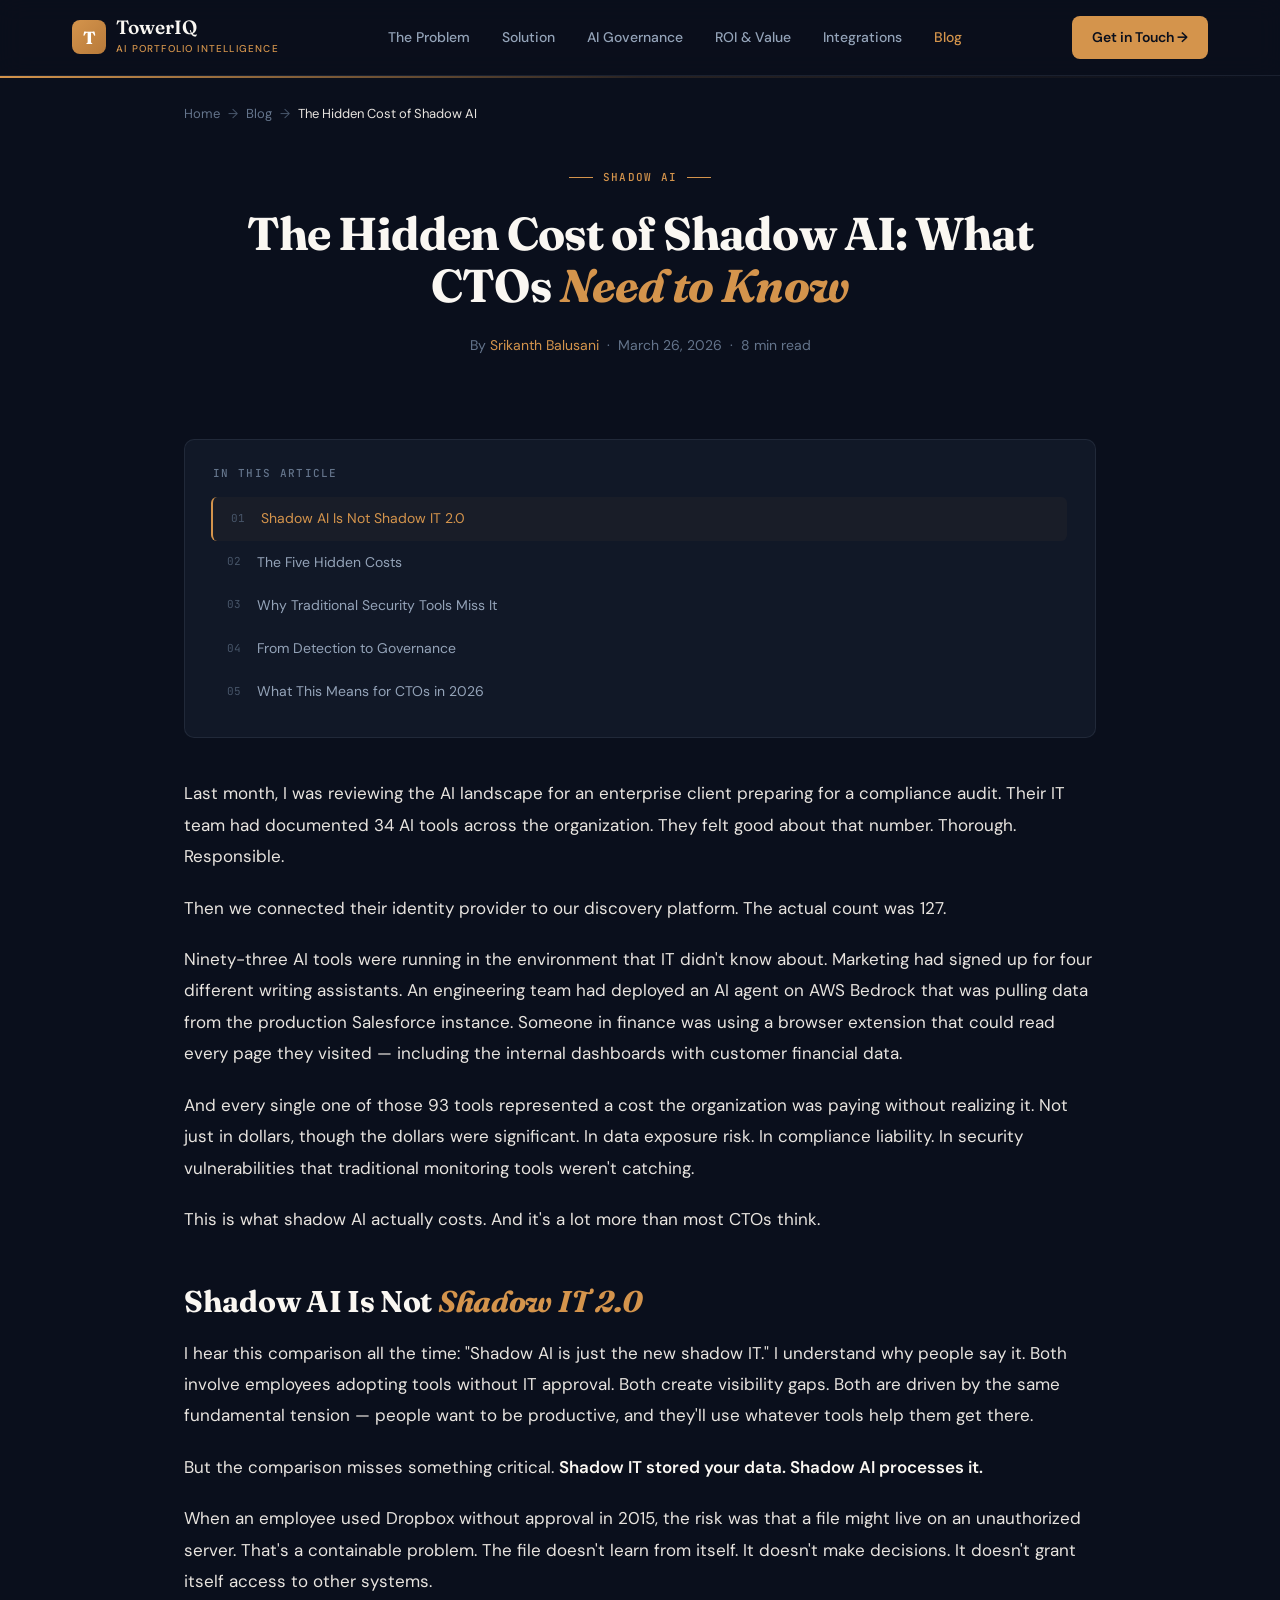
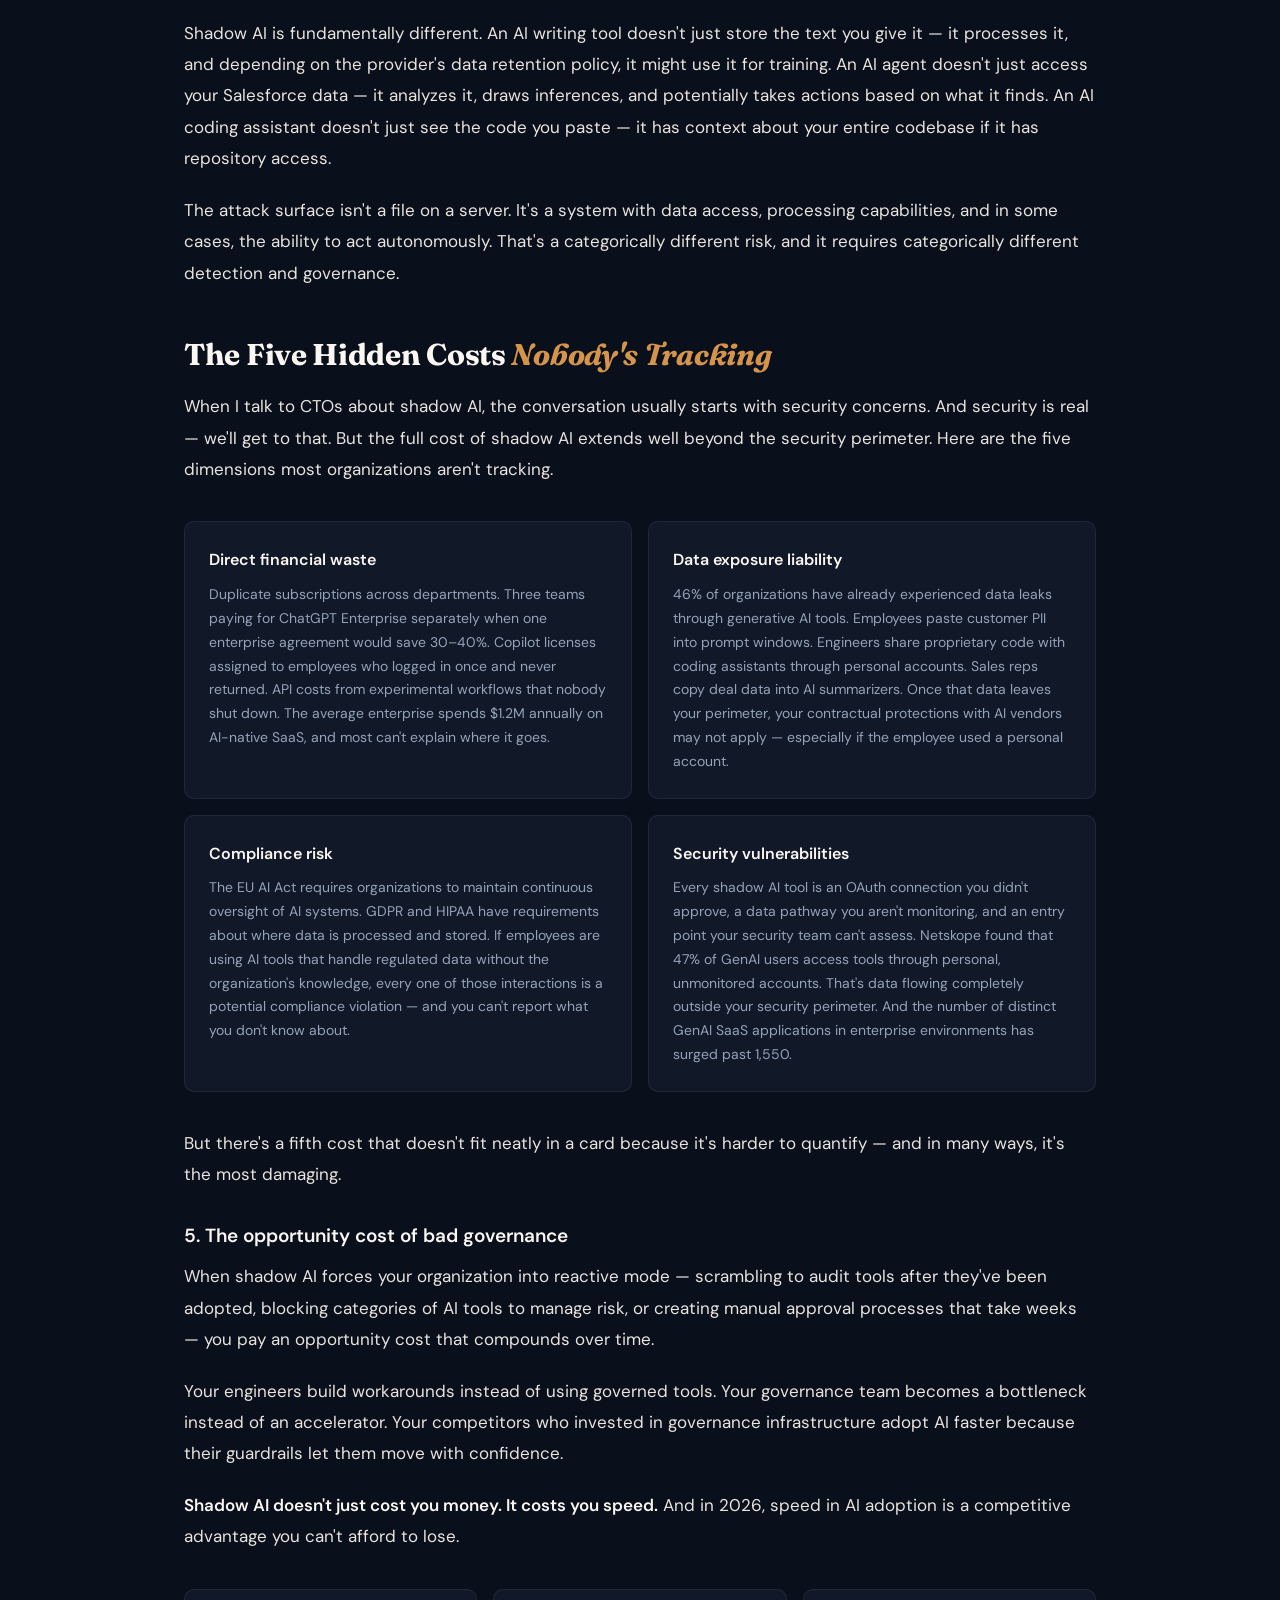
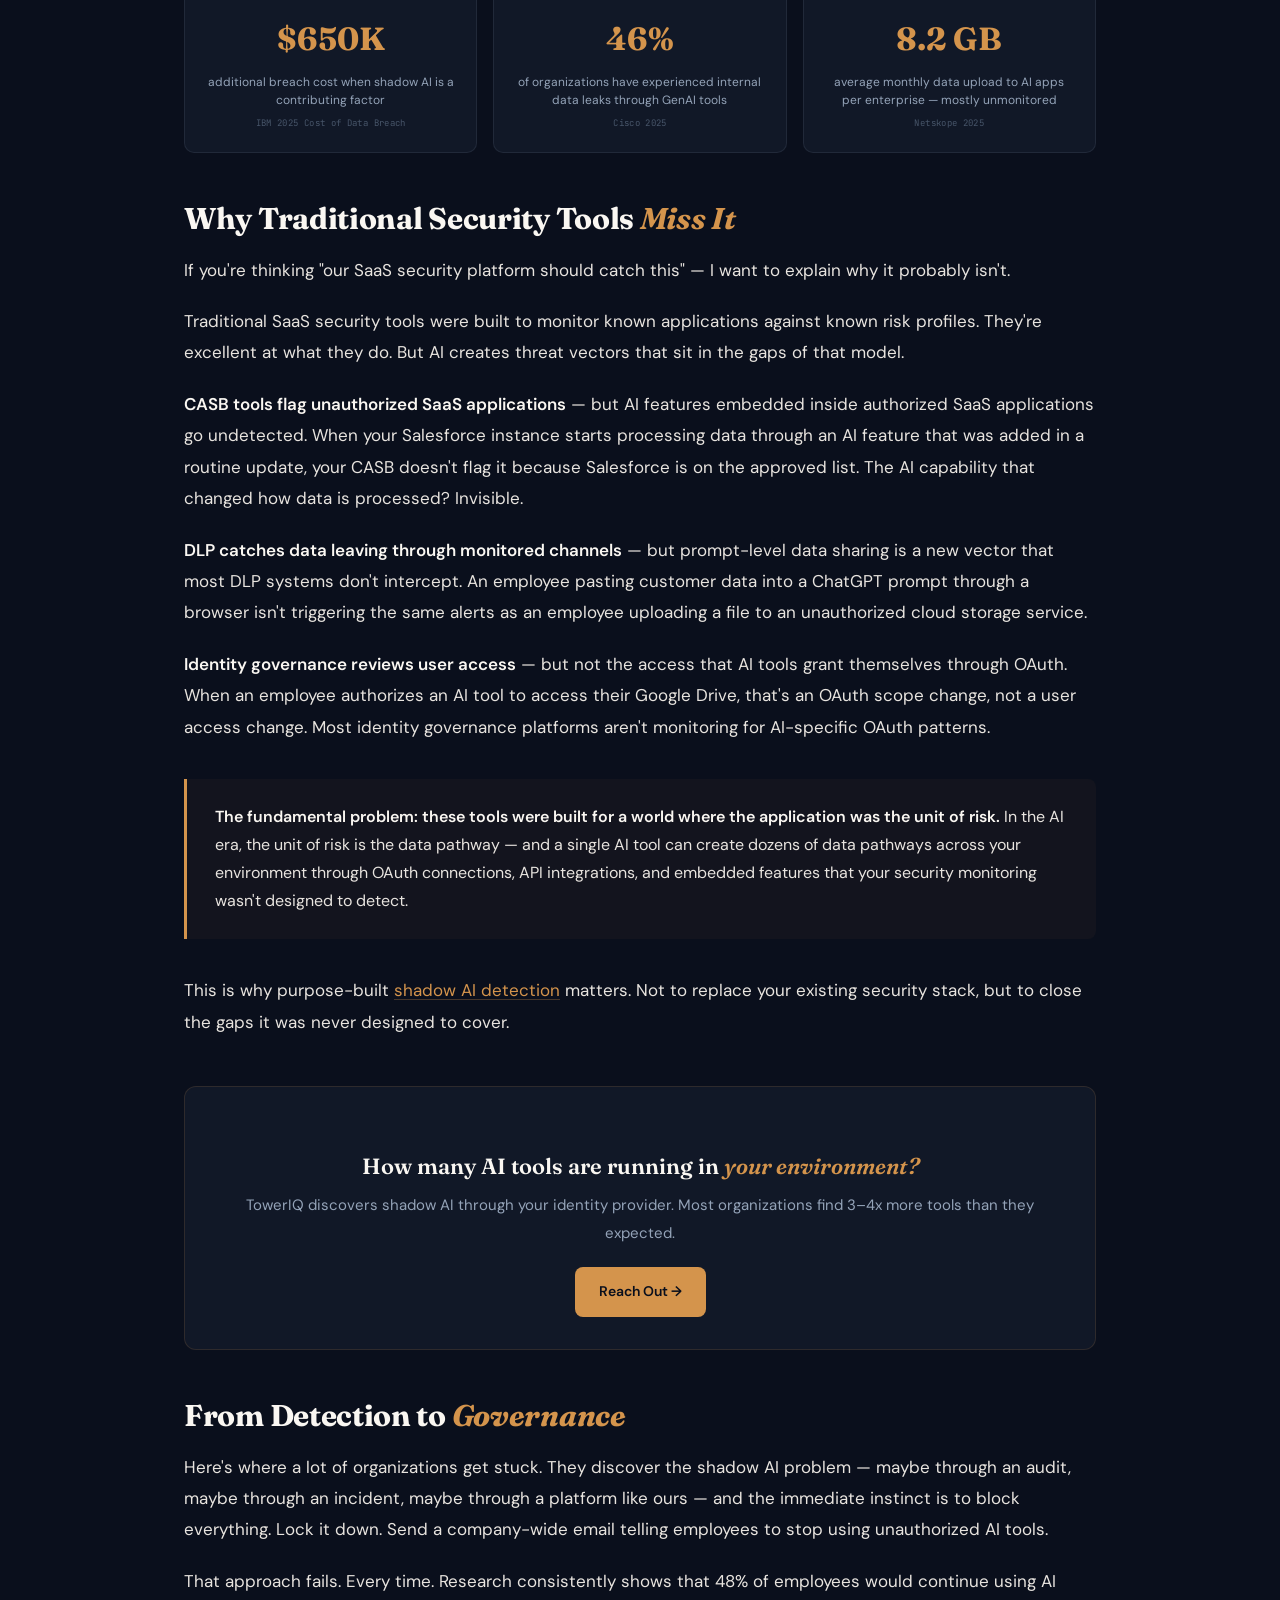
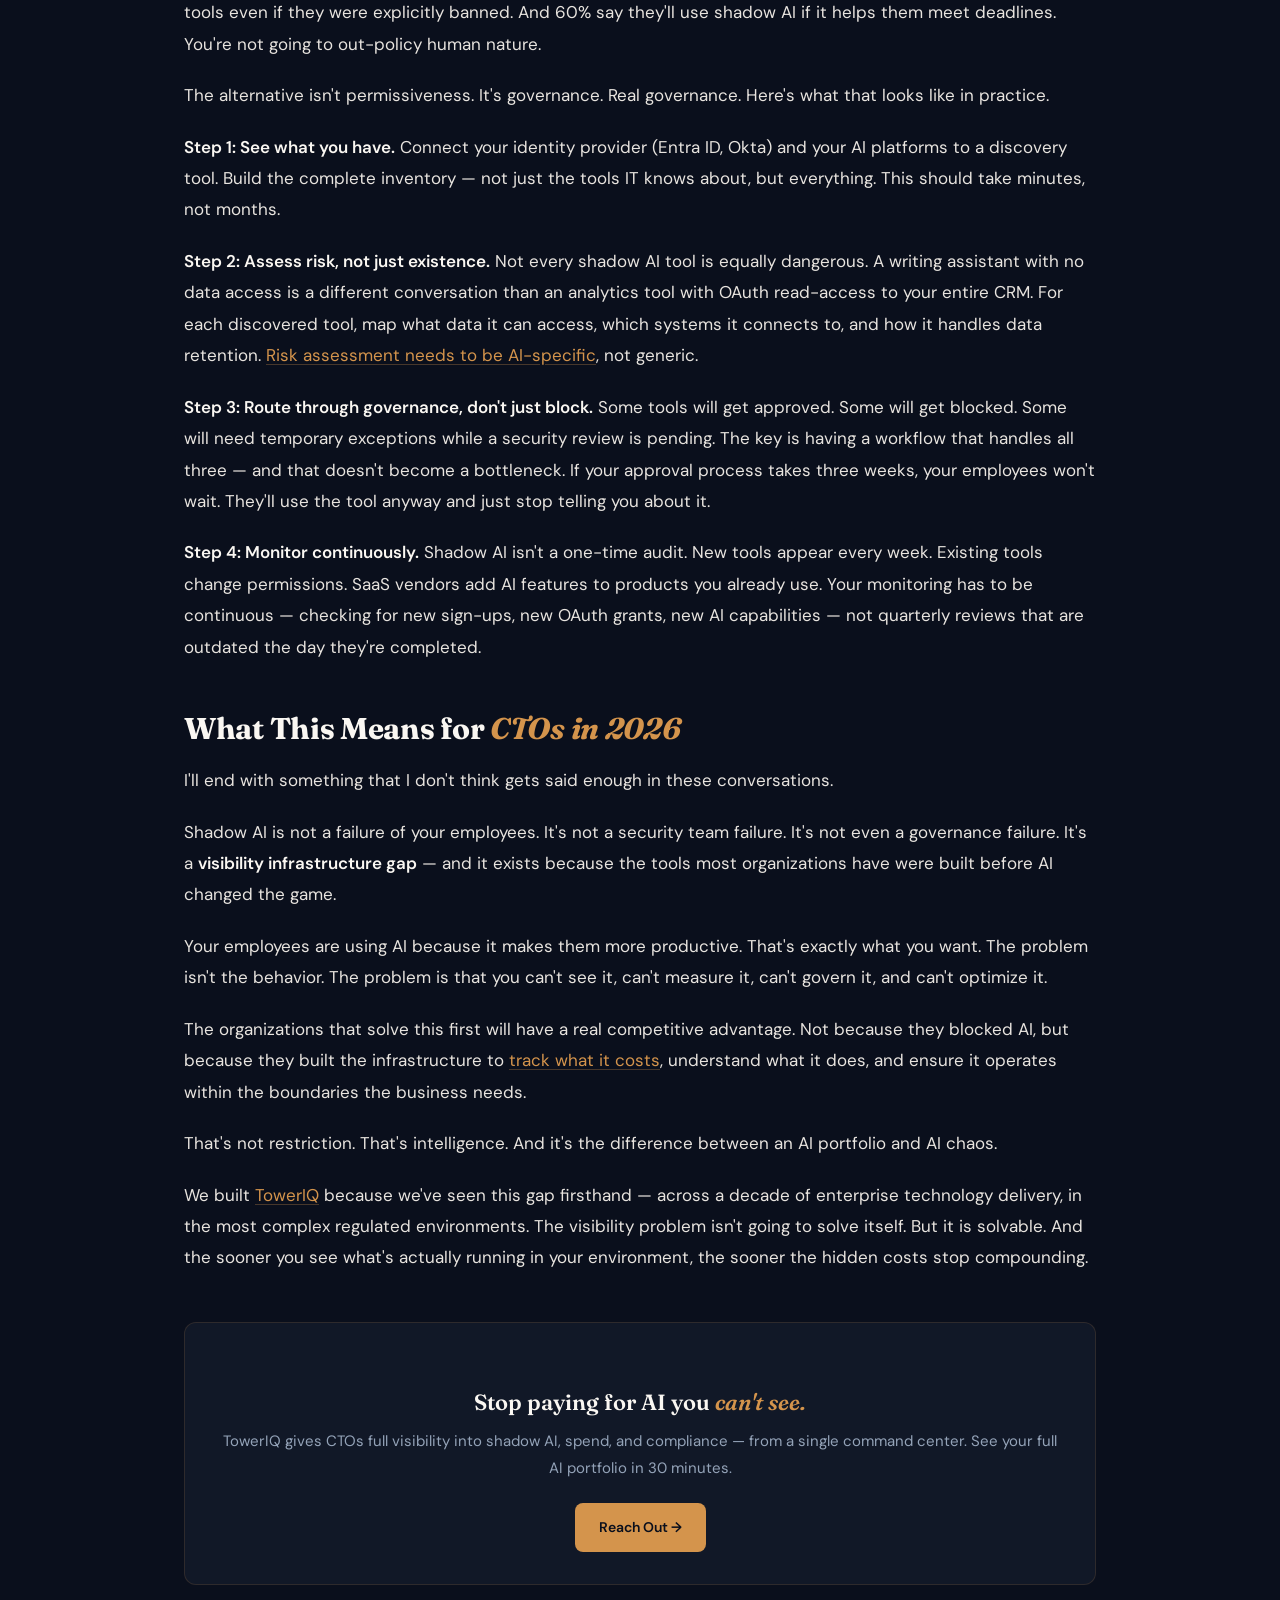
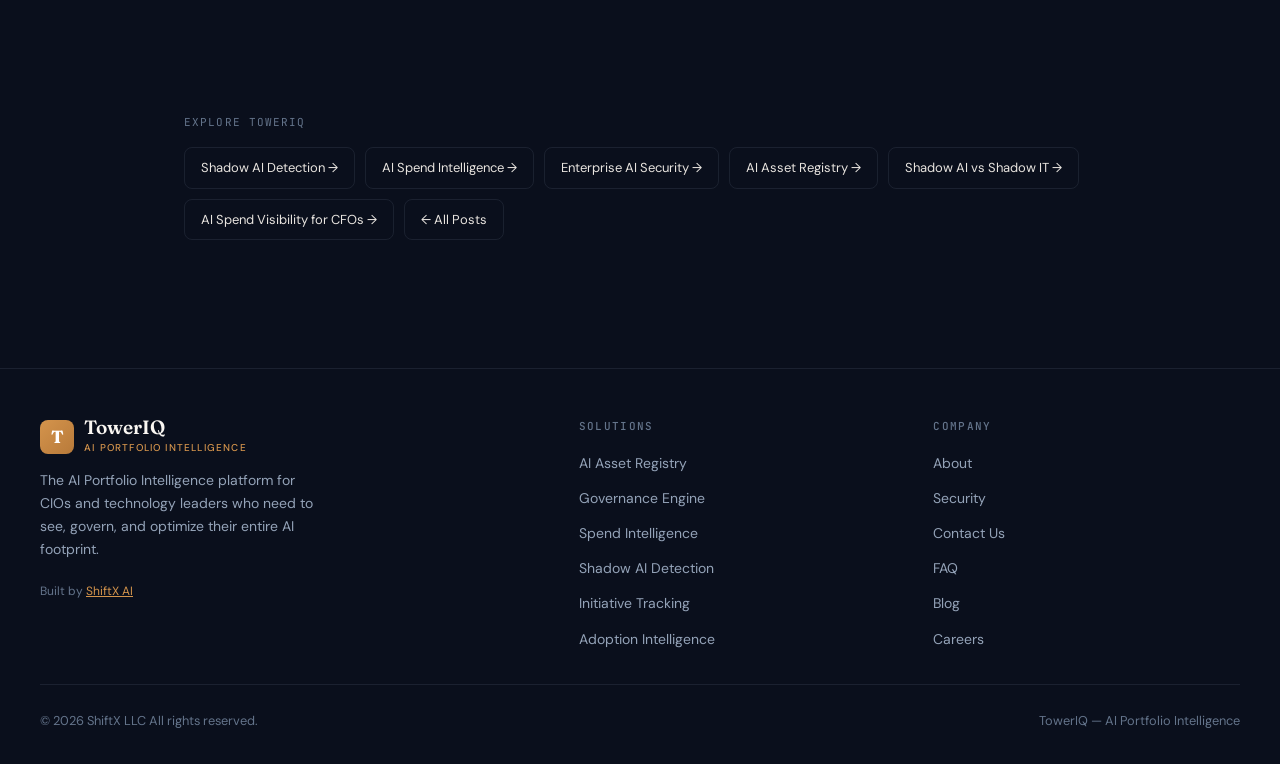
<file: blog/hidden-cost-shadow-ai.html>
<!DOCTYPE html>
<html lang="en">
<head>
<meta charset="UTF-8">
<meta name="viewport" content="width=device-width, initial-scale=1.0, viewport-fit=cover">
<title>The Hidden Cost of Shadow AI: What CTOs Must Know | TowerIQ Blog</title>
<meta name="description" content="Shadow AI costs enterprises more than they realize — in duplicate licenses, data exposure, and security gaps. Here's the real price of ungoverned AI.">
<meta name="keywords" content="shadow AI cost, hidden cost of shadow AI, shadow AI risks enterprise, shadow AI CTO, shadow AI security">
<meta name="robots" content="index, follow">
<link rel="canonical" href="https://toweriq.ai/blog/hidden-cost-shadow-ai">
<meta property="og:title" content="The Hidden Cost of Shadow AI: What CTOs Need to Know">
<meta property="og:description" content="Shadow AI is costing enterprises more than they realize. Here's the real price of ungoverned AI — and how to fix it.">
<meta property="og:type" content="article">
<meta property="og:url" content="https://toweriq.ai/blog/hidden-cost-shadow-ai">
<meta name="twitter:card" content="summary_large_image">
<meta name="author" content="Srikanth Balusani">
<link rel="icon" type="image/svg+xml" href="/favicon.svg">
<link rel="preconnect" href="https://fonts.googleapis.com">
<link rel="preconnect" href="https://fonts.gstatic.com" crossorigin>
<link href="https://fonts.googleapis.com/css2?family=DM+Sans:ital,opsz,wght@0,9..40,300;0,9..40,400;0,9..40,500;0,9..40,600;0,9..40,700;1,9..40,400&family=Fraunces:ital,opsz,wght@0,9..144,300;0,9..144,400;0,9..144,600;0,9..144,700;1,9..144,400&family=JetBrains+Mono:wght@400;500&display=swap" rel="stylesheet">
<link rel="stylesheet" href="blog.css">

<script type="application/ld+json">
{"@context":"https://schema.org","@type":"Article","headline":"The Hidden Cost of Shadow AI: What CTOs Need to Know","author":{"@type":"Person","name":"Srikanth Balusani","jobTitle":"Co-Founder & CTO","worksFor":{"@type":"Organization","name":"ShiftX LLC"}},"publisher":{"@type":"Organization","name":"TowerIQ","url":"https://toweriq.ai"},"datePublished":"2026-03-26","dateModified":"2026-03-26","description":"Shadow AI is costing enterprises more than they realize — in duplicate licenses, data exposure, compliance risk, and security vulnerabilities.","mainEntityOfPage":"https://toweriq.ai/blog/hidden-cost-shadow-ai"}
</script>

<script type="application/ld+json">
{"@context":"https://schema.org","@type":"BreadcrumbList","itemListElement":[
{"@type":"ListItem","position":1,"name":"Home","item":"https://toweriq.ai"},
{"@type":"ListItem","position":2,"name":"Blog","item":"https://toweriq.ai/blog/"},
{"@type":"ListItem","position":3,"name":"The Hidden Cost of Shadow AI","item":"https://toweriq.ai/blog/hidden-cost-shadow-ai"}
]}
</script>

<style>
.blog-cost-grid{display:grid;grid-template-columns:1fr 1fr;gap:16px;margin:36px 0}
.blog-cost-card{padding:24px;border-radius:10px;border:1px solid var(--border);background:var(--navy-mid)}
.blog-cost-card h4{font-family:var(--font-body);font-weight:600;font-size:16px;color:var(--cream);margin-bottom:8px}
.blog-cost-card p{font-size:14px;color:var(--slate);line-height:1.7;margin:0}
@media(max-width:600px){.blog-cost-grid{grid-template-columns:1fr}}
</style>
</head>
<body>

<!-- ── NAV ── -->
<nav class="blog-nav">
  <div class="nav-inner">
    <a href="../" class="nav-logo">
      <div class="nav-logo-icon">T</div>
      <div class="nav-logo-wrap">
        <span class="nav-logo-text">TowerIQ</span>
        <span class="nav-logo-tagline">AI Portfolio Intelligence</span>
      </div>
    </a>
    <div class="nav-links">
      <a href="../#challenge">The Problem</a>
      <a href="../#platform">Solution</a>
      <a href="../#platform">AI Governance</a>
      <a href="../#roi">ROI &amp; Value</a>
      <a href="../#integrations">Integrations</a>
      <a href="./" class="active">Blog</a>
    </div>
    <div class="nav-cta">
      <a href="../" class="btn-primary">Get in Touch →</a>
    </div>
    <button class="hamburger" id="hamburger-btn" aria-label="Menu" onclick="toggleDrawer()">
      <span></span><span></span><span></span>
    </button>
  </div>
</nav>

<!-- ── MOBILE DRAWER ── -->
<div class="mobile-drawer" id="mobile-drawer">
  <button class="drawer-close" onclick="toggleDrawer()">✕</button>
  <a href="../#challenge" onclick="toggleDrawer()">The Problem</a>
  <a href="../#platform" onclick="toggleDrawer()">Solution</a>
  <a href="../#platform" onclick="toggleDrawer()">AI Governance</a>
  <a href="../#roi" onclick="toggleDrawer()">ROI &amp; Value</a>
  <a href="../#integrations" onclick="toggleDrawer()">Integrations</a>
  <a href="./" onclick="toggleDrawer()">Blog</a>
  <a href="../" class="btn-primary" style="text-align:center;justify-content:center;margin-top:8px">Get in Touch →</a>
</div>

<div class="post-accent"></div>

<main>

<!-- ── BREADCRUMB ── -->
<div class="blog-breadcrumb">
  <a href="../">Home</a><span class="sep">→</span><a href="./">Blog</a><span class="sep">→</span><span style="color:var(--cream-dim)">The Hidden Cost of Shadow AI</span>
</div>

<!-- ── ARTICLE HEADER ── -->
<header class="blog-header">
  <div class="blog-label">Shadow AI</div>
  <h1>The Hidden Cost of Shadow AI: What CTOs <em>Need to Know</em></h1>
  <div class="blog-meta">
    By <a href="https://www.linkedin.com/in/srikanthbalusani/" target="_blank" rel="noopener">Srikanth Balusani</a><span>·</span>March 26, 2026<span>·</span>8 min read
  </div>
</header>

<!-- ── TABLE OF CONTENTS ── -->
<nav class="blog-toc" aria-label="Table of contents">
  <div class="blog-toc-inner">
    <div class="blog-toc-title">In This Article</div>
    <ul class="blog-toc-list">
      <li><a href="#not-shadow-it" class="blog-toc-link" data-target="not-shadow-it"><span class="blog-toc-num">01</span>Shadow AI Is Not Shadow IT 2.0</a></li>
      <li><a href="#five-costs" class="blog-toc-link" data-target="five-costs"><span class="blog-toc-num">02</span>The Five Hidden Costs</a></li>
      <li><a href="#why-tools-miss" class="blog-toc-link" data-target="why-tools-miss"><span class="blog-toc-num">03</span>Why Traditional Security Tools Miss It</a></li>
      <li><a href="#detection-to-governance" class="blog-toc-link" data-target="detection-to-governance"><span class="blog-toc-num">04</span>From Detection to Governance</a></li>
      <li><a href="#what-this-means" class="blog-toc-link" data-target="what-this-means"><span class="blog-toc-num">05</span>What This Means for CTOs in 2026</a></li>
    </ul>
  </div>
</nav>

<!-- ── ARTICLE BODY ── -->
<article class="blog-body">

<p>Last month, I was reviewing the AI landscape for an enterprise client preparing for a compliance audit. Their IT team had documented 34 AI tools across the organization. They felt good about that number. Thorough. Responsible.</p>

<p>Then we connected their identity provider to our discovery platform. The actual count was 127.</p>

<p>Ninety-three AI tools were running in the environment that IT didn't know about. Marketing had signed up for four different writing assistants. An engineering team had deployed an AI agent on AWS Bedrock that was pulling data from the production Salesforce instance. Someone in finance was using a browser extension that could read every page they visited — including the internal dashboards with customer financial data.</p>

<p>And every single one of those 93 tools represented a cost the organization was paying without realizing it. Not just in dollars, though the dollars were significant. In data exposure risk. In compliance liability. In security vulnerabilities that traditional monitoring tools weren't catching.</p>

<p>This is what shadow AI actually costs. And it's a lot more than most CTOs think.</p>

<h2 id="not-shadow-it">Shadow AI Is Not <em>Shadow IT 2.0</em></h2>

<p>I hear this comparison all the time: "Shadow AI is just the new shadow IT." I understand why people say it. Both involve employees adopting tools without IT approval. Both create visibility gaps. Both are driven by the same fundamental tension — people want to be productive, and they'll use whatever tools help them get there.</p>

<p>But the comparison misses something critical. <strong>Shadow IT stored your data. Shadow AI processes it.</strong></p>

<p>When an employee used Dropbox without approval in 2015, the risk was that a file might live on an unauthorized server. That's a containable problem. The file doesn't learn from itself. It doesn't make decisions. It doesn't grant itself access to other systems.</p>

<p>Shadow AI is fundamentally different. An AI writing tool doesn't just store the text you give it — it processes it, and depending on the provider's data retention policy, it might use it for training. An AI agent doesn't just access your Salesforce data — it analyzes it, draws inferences, and potentially takes actions based on what it finds. An AI coding assistant doesn't just see the code you paste — it has context about your entire codebase if it has repository access.</p>

<p>The attack surface isn't a file on a server. It's a system with data access, processing capabilities, and in some cases, the ability to act autonomously. That's a categorically different risk, and it requires categorically different detection and governance.</p>

<h2 id="five-costs">The Five Hidden Costs <em>Nobody's Tracking</em></h2>

<p>When I talk to CTOs about shadow AI, the conversation usually starts with security concerns. And security is real — we'll get to that. But the full cost of shadow AI extends well beyond the security perimeter. Here are the five dimensions most organizations aren't tracking.</p>

<div class="blog-cost-grid">
  <div class="blog-cost-card">
    <h4>Direct financial waste</h4>
    <p>Duplicate subscriptions across departments. Three teams paying for ChatGPT Enterprise separately when one enterprise agreement would save 30–40%. Copilot licenses assigned to employees who logged in once and never returned. API costs from experimental workflows that nobody shut down. The average enterprise spends $1.2M annually on AI-native SaaS, and most can't explain where it goes.</p>
  </div>
  <div class="blog-cost-card">
    <h4>Data exposure liability</h4>
    <p>46% of organizations have already experienced data leaks through generative AI tools. Employees paste customer PII into prompt windows. Engineers share proprietary code with coding assistants through personal accounts. Sales reps copy deal data into AI summarizers. Once that data leaves your perimeter, your contractual protections with AI vendors may not apply — especially if the employee used a personal account.</p>
  </div>
  <div class="blog-cost-card">
    <h4>Compliance risk</h4>
    <p>The EU AI Act requires organizations to maintain continuous oversight of AI systems. GDPR and HIPAA have requirements about where data is processed and stored. If employees are using AI tools that handle regulated data without the organization's knowledge, every one of those interactions is a potential compliance violation — and you can't report what you don't know about.</p>
  </div>
  <div class="blog-cost-card">
    <h4>Security vulnerabilities</h4>
    <p>Every shadow AI tool is an OAuth connection you didn't approve, a data pathway you aren't monitoring, and an entry point your security team can't assess. Netskope found that 47% of GenAI users access tools through personal, unmonitored accounts. That's data flowing completely outside your security perimeter. And the number of distinct GenAI SaaS applications in enterprise environments has surged past 1,550.</p>
  </div>
</div>

<p>But there's a fifth cost that doesn't fit neatly in a card because it's harder to quantify — and in many ways, it's the most damaging.</p>

<h3>5. The opportunity cost of bad governance</h3>

<p>When shadow AI forces your organization into reactive mode — scrambling to audit tools after they've been adopted, blocking categories of AI tools to manage risk, or creating manual approval processes that take weeks — you pay an opportunity cost that compounds over time.</p>

<p>Your engineers build workarounds instead of using governed tools. Your governance team becomes a bottleneck instead of an accelerator. Your competitors who invested in governance infrastructure adopt AI faster because their guardrails let them move with confidence.</p>

<p><strong>Shadow AI doesn't just cost you money. It costs you speed.</strong> And in 2026, speed in AI adoption is a competitive advantage you can't afford to lose.</p>

<div class="blog-stat-row">
  <div class="blog-stat">
    <div class="blog-stat-val">$650K</div>
    <div class="blog-stat-desc">additional breach cost when shadow AI is a contributing factor</div>
    <div class="blog-stat-source">IBM 2025 Cost of Data Breach</div>
  </div>
  <div class="blog-stat">
    <div class="blog-stat-val">46%</div>
    <div class="blog-stat-desc">of organizations have experienced internal data leaks through GenAI tools</div>
    <div class="blog-stat-source">Cisco 2025</div>
  </div>
  <div class="blog-stat">
    <div class="blog-stat-val">8.2 GB</div>
    <div class="blog-stat-desc">average monthly data upload to AI apps per enterprise — mostly unmonitored</div>
    <div class="blog-stat-source">Netskope 2025</div>
  </div>
</div>

<h2 id="why-tools-miss">Why Traditional Security Tools <em>Miss It</em></h2>

<p>If you're thinking "our SaaS security platform should catch this" — I want to explain why it probably isn't.</p>

<p>Traditional SaaS security tools were built to monitor known applications against known risk profiles. They're excellent at what they do. But AI creates threat vectors that sit in the gaps of that model.</p>

<p><strong>CASB tools flag unauthorized SaaS applications</strong> — but AI features embedded inside authorized SaaS applications go undetected. When your Salesforce instance starts processing data through an AI feature that was added in a routine update, your CASB doesn't flag it because Salesforce is on the approved list. The AI capability that changed how data is processed? Invisible.</p>

<p><strong>DLP catches data leaving through monitored channels</strong> — but prompt-level data sharing is a new vector that most DLP systems don't intercept. An employee pasting customer data into a ChatGPT prompt through a browser isn't triggering the same alerts as an employee uploading a file to an unauthorized cloud storage service.</p>

<p><strong>Identity governance reviews user access</strong> — but not the access that AI tools grant themselves through OAuth. When an employee authorizes an AI tool to access their Google Drive, that's an OAuth scope change, not a user access change. Most identity governance platforms aren't monitoring for AI-specific OAuth patterns.</p>

<div class="blog-callout">
  <p><strong>The fundamental problem: these tools were built for a world where the application was the unit of risk.</strong> In the AI era, the unit of risk is the data pathway — and a single AI tool can create dozens of data pathways across your environment through OAuth connections, API integrations, and embedded features that your security monitoring wasn't designed to detect.</p>
</div>

<p>This is why purpose-built <a href="../?feature=3#platform">shadow AI detection</a> matters. Not to replace your existing security stack, but to close the gaps it was never designed to cover.</p>

<div class="blog-cta">
  <h3>How many AI tools are running in <em>your environment?</em></h3>
  <p>TowerIQ discovers shadow AI through your identity provider. Most organizations find 3–4x more tools than they expected.</p>
  <a href="../">Reach Out →</a>
</div>

<h2 id="detection-to-governance">From Detection to <em>Governance</em></h2>

<p>Here's where a lot of organizations get stuck. They discover the shadow AI problem — maybe through an audit, maybe through an incident, maybe through a platform like ours — and the immediate instinct is to block everything. Lock it down. Send a company-wide email telling employees to stop using unauthorized AI tools.</p>

<p>That approach fails. Every time. Research consistently shows that 48% of employees would continue using AI tools even if they were explicitly banned. And 60% say they'll use shadow AI if it helps them meet deadlines. You're not going to out-policy human nature.</p>

<p>The alternative isn't permissiveness. It's governance. Real governance. Here's what that looks like in practice.</p>

<p><strong>Step 1: See what you have.</strong> Connect your identity provider (Entra ID, Okta) and your AI platforms to a discovery tool. Build the complete inventory — not just the tools IT knows about, but everything. This should take minutes, not months.</p>

<p><strong>Step 2: Assess risk, not just existence.</strong> Not every shadow AI tool is equally dangerous. A writing assistant with no data access is a different conversation than an analytics tool with OAuth read-access to your entire CRM. For each discovered tool, map what data it can access, which systems it connects to, and how it handles data retention. <a href="../#security">Risk assessment needs to be AI-specific</a>, not generic.</p>

<p><strong>Step 3: Route through governance, don't just block.</strong> Some tools will get approved. Some will get blocked. Some will need temporary exceptions while a security review is pending. The key is having a workflow that handles all three — and that doesn't become a bottleneck. If your approval process takes three weeks, your employees won't wait. They'll use the tool anyway and just stop telling you about it.</p>

<p><strong>Step 4: Monitor continuously.</strong> Shadow AI isn't a one-time audit. New tools appear every week. Existing tools change permissions. SaaS vendors add AI features to products you already use. Your monitoring has to be continuous — checking for new sign-ups, new OAuth grants, new AI capabilities — not quarterly reviews that are outdated the day they're completed.</p>

<h2 id="what-this-means">What This Means for <em>CTOs in 2026</em></h2>

<p>I'll end with something that I don't think gets said enough in these conversations.</p>

<p>Shadow AI is not a failure of your employees. It's not a security team failure. It's not even a governance failure. It's a <strong>visibility infrastructure gap</strong> — and it exists because the tools most organizations have were built before AI changed the game.</p>

<p>Your employees are using AI because it makes them more productive. That's exactly what you want. The problem isn't the behavior. The problem is that you can't see it, can't measure it, can't govern it, and can't optimize it.</p>

<p>The organizations that solve this first will have a real competitive advantage. Not because they blocked AI, but because they built the infrastructure to <a href="../?feature=2#platform">track what it costs</a>, understand what it does, and ensure it operates within the boundaries the business needs.</p>

<p>That's not restriction. That's intelligence. And it's the difference between an AI portfolio and AI chaos.</p>

<p>We built <a href="../?feature=0#platform">TowerIQ</a> because we've seen this gap firsthand — across a decade of enterprise technology delivery, in the most complex regulated environments. The visibility problem isn't going to solve itself. But it is solvable. And the sooner you see what's actually running in your environment, the sooner the hidden costs stop compounding.</p>

<div class="blog-cta">
  <h3>Stop paying for AI you <em>can't see.</em></h3>
  <p>TowerIQ gives CTOs full visibility into shadow AI, spend, and compliance — from a single command center. See your full AI portfolio in 30 minutes.</p>
  <a href="../">Reach Out →</a>
</div>

</article>

<!-- ── RELATED ── -->
<section class="blog-related">
  <div class="blog-related-label">Explore TowerIQ</div>
  <div class="blog-related-links">
    <a href="../?feature=3#platform" class="blog-related-link">Shadow AI Detection →</a>
    <a href="../?feature=2#platform" class="blog-related-link">AI Spend Intelligence →</a>
    <a href="../#security" class="blog-related-link">Enterprise AI Security →</a>
    <a href="../?feature=0#platform" class="blog-related-link">AI Asset Registry →</a>
    <a href="shadow-ai-vs-shadow-it.html" class="blog-related-link">Shadow AI vs Shadow IT →</a>
    <a href="ai-spend-visibility-cfo.html" class="blog-related-link">AI Spend Visibility for CFOs →</a>
    <a href="./" class="blog-related-link">← All Posts</a>
  </div>
</section>

</main>

<!-- ── FOOTER ── -->
<footer class="blog-footer">
  <div class="footer-inner">
    <div>
      <a href="../" class="nav-logo" style="text-decoration:none">
        <div class="nav-logo-icon">T</div>
        <div class="nav-logo-wrap">
          <span class="nav-logo-text">TowerIQ</span>
          <span class="nav-logo-tagline">AI Portfolio Intelligence</span>
        </div>
      </a>
      <p class="footer-brand-tagline">The AI Portfolio Intelligence platform for CIOs and technology leaders who need to see, govern, and optimize their entire AI footprint.</p>
      <div style="margin-top:1.25rem;font-size:0.75rem;color:var(--slate-dim)">Built by <a href="https://shiftx.ai/" target="_blank" rel="noopener" style="color:var(--copper)">ShiftX AI</a></div>
    </div>
    <div>
      <div class="footer-col-title">Solutions</div>
      <div class="footer-links">
        <a href="../#platform">AI Asset Registry</a>
        <a href="../#platform">Governance Engine</a>
        <a href="../#platform">Spend Intelligence</a>
        <a href="../#platform">Shadow AI Detection</a>
        <a href="../#platform">Initiative Tracking</a>
        <a href="../#platform">Adoption Intelligence</a>
      </div>
    </div>
    <div>
      <div class="footer-col-title">Company</div>
      <div class="footer-links">
        <a href="../">About</a>
        <a href="../#security">Security</a>
        <a href="mailto:contact@toweriq.ai">Contact Us</a>
        <a href="../#faq">FAQ</a>
        <a href="./">Blog</a>
        <a href="../careers/">Careers</a>
      </div>
    </div>
  </div>
  <div class="footer-bottom">
    <div>© 2026 ShiftX LLC All rights reserved.</div>
    <div>TowerIQ — AI Portfolio Intelligence</div>
  </div>
</footer>

<script>
function toggleDrawer() {
  document.getElementById('mobile-drawer').classList.toggle('open');
}

(function() {
  const tocLinks = document.querySelectorAll('.blog-toc-link');
  const sections = [];
  tocLinks.forEach(link => {
    const id = link.getAttribute('data-target');
    const section = document.getElementById(id);
    if (section) sections.push({ id, el: section, link });
  });
  function updateActive() {
    const scrollY = window.scrollY + 160;
    let current = sections[0];
    for (const s of sections) { if (s.el.offsetTop <= scrollY) current = s; }
    tocLinks.forEach(l => l.classList.remove('active'));
    if (current) current.link.classList.add('active');
  }
  window.addEventListener('scroll', updateActive, { passive: true });
  updateActive();
  tocLinks.forEach(link => {
    link.addEventListener('click', (e) => {
      e.preventDefault();
      const target = document.getElementById(link.getAttribute('data-target'));
      if (target) window.scrollTo({ top: target.offsetTop - 100, behavior: 'smooth' });
    });
  });
})();
</script>

</body>
</html>
</file>
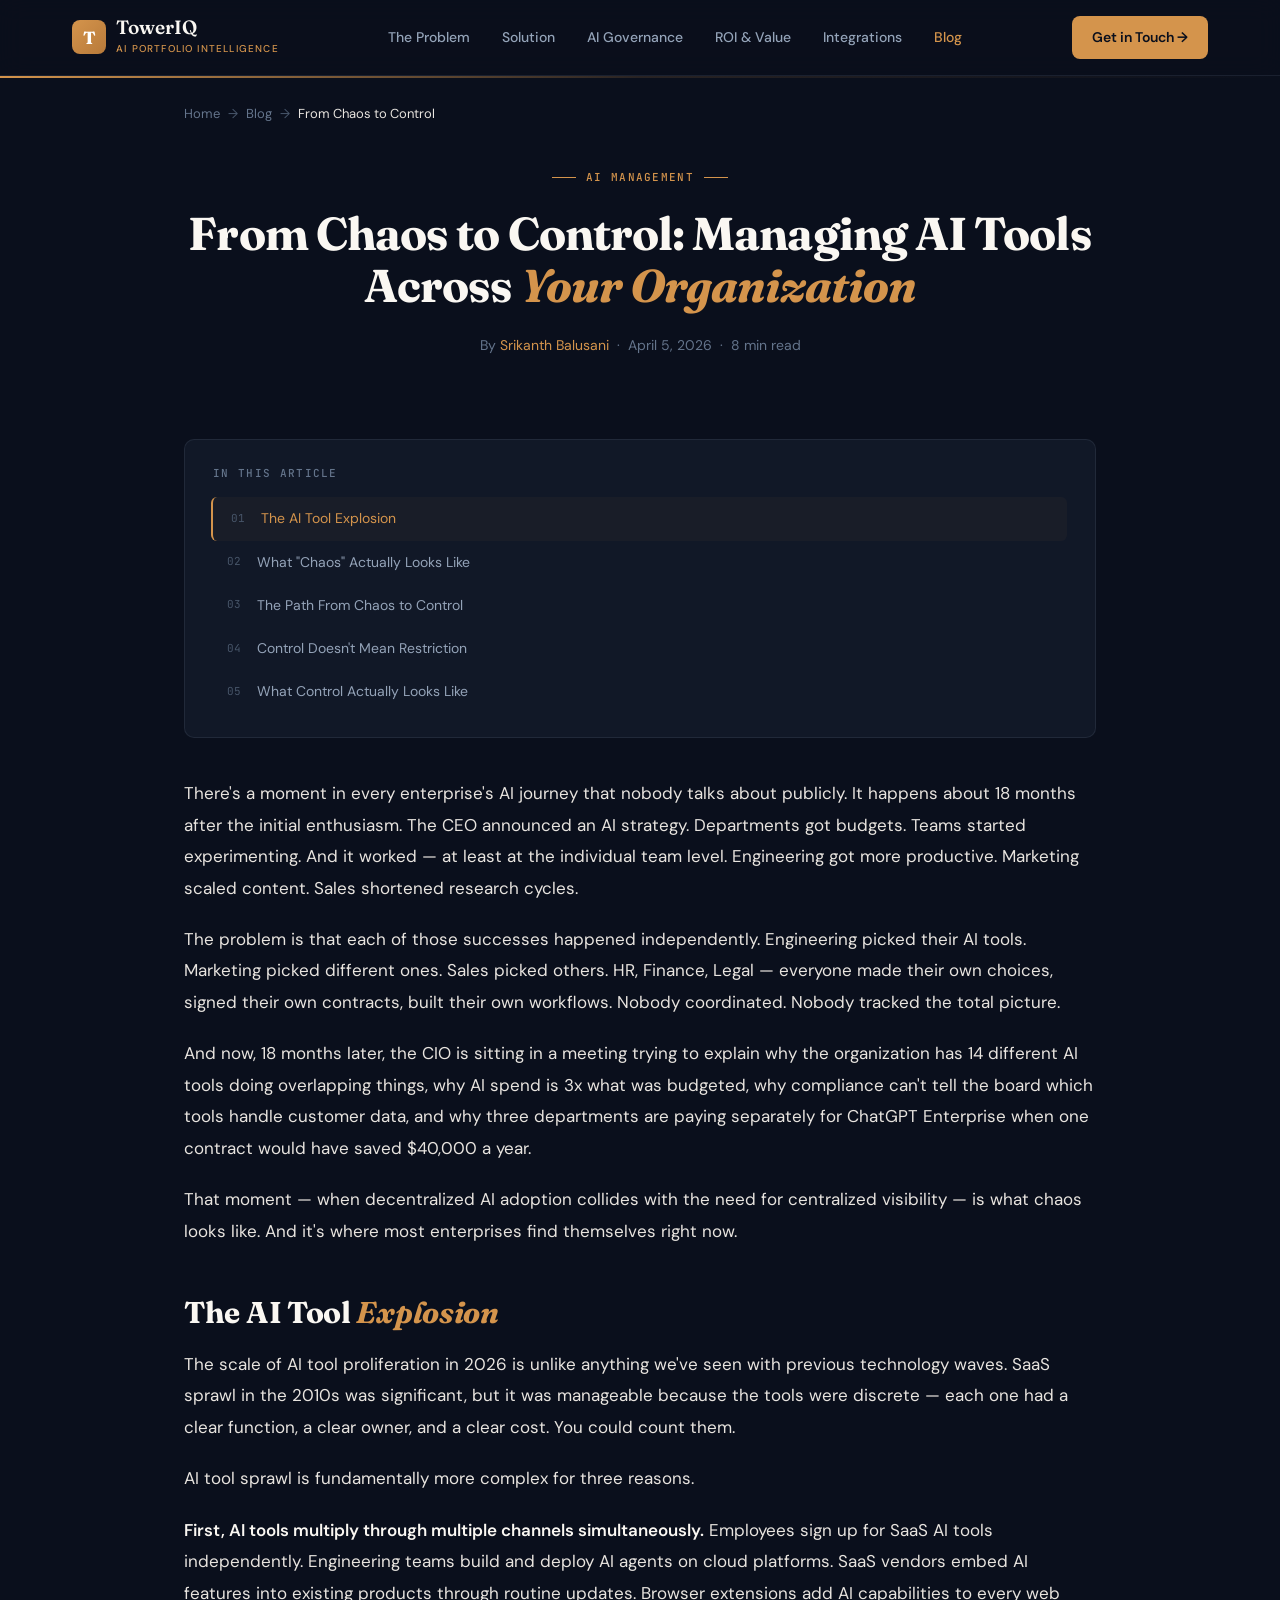
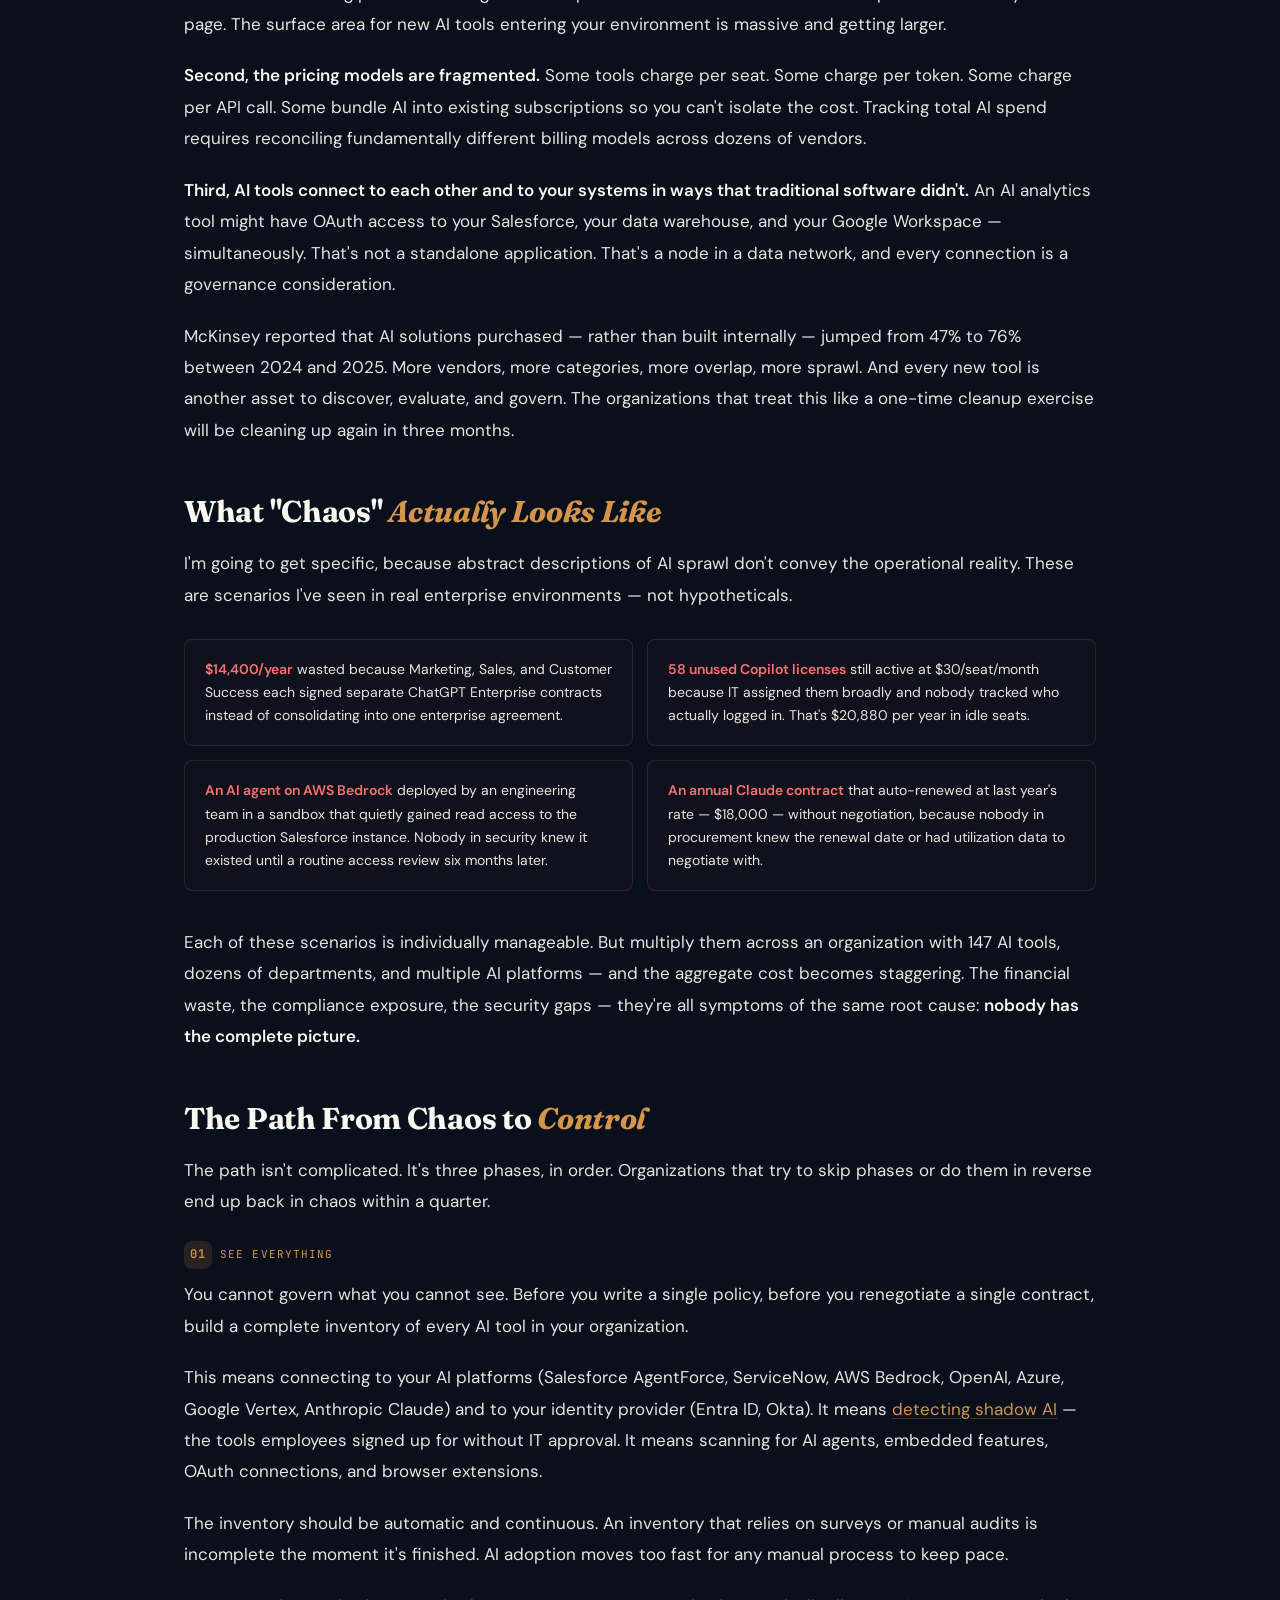
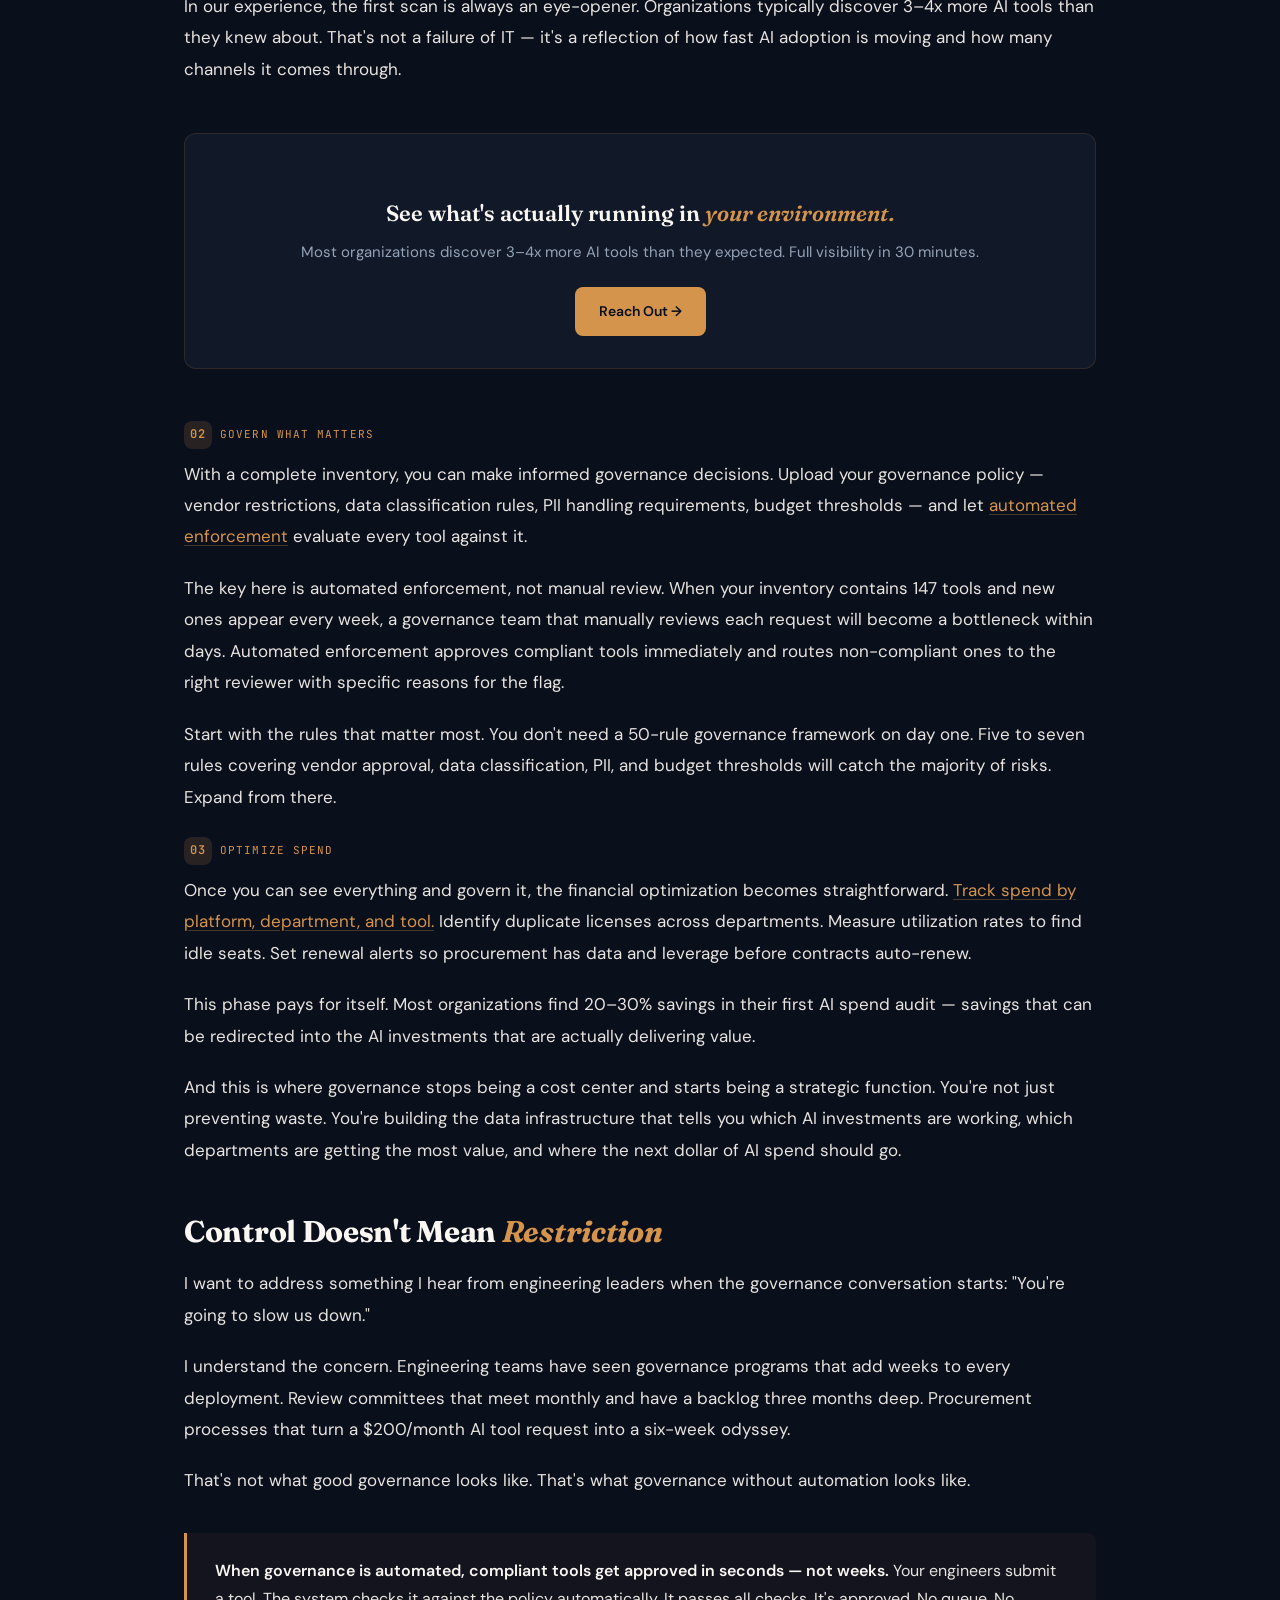
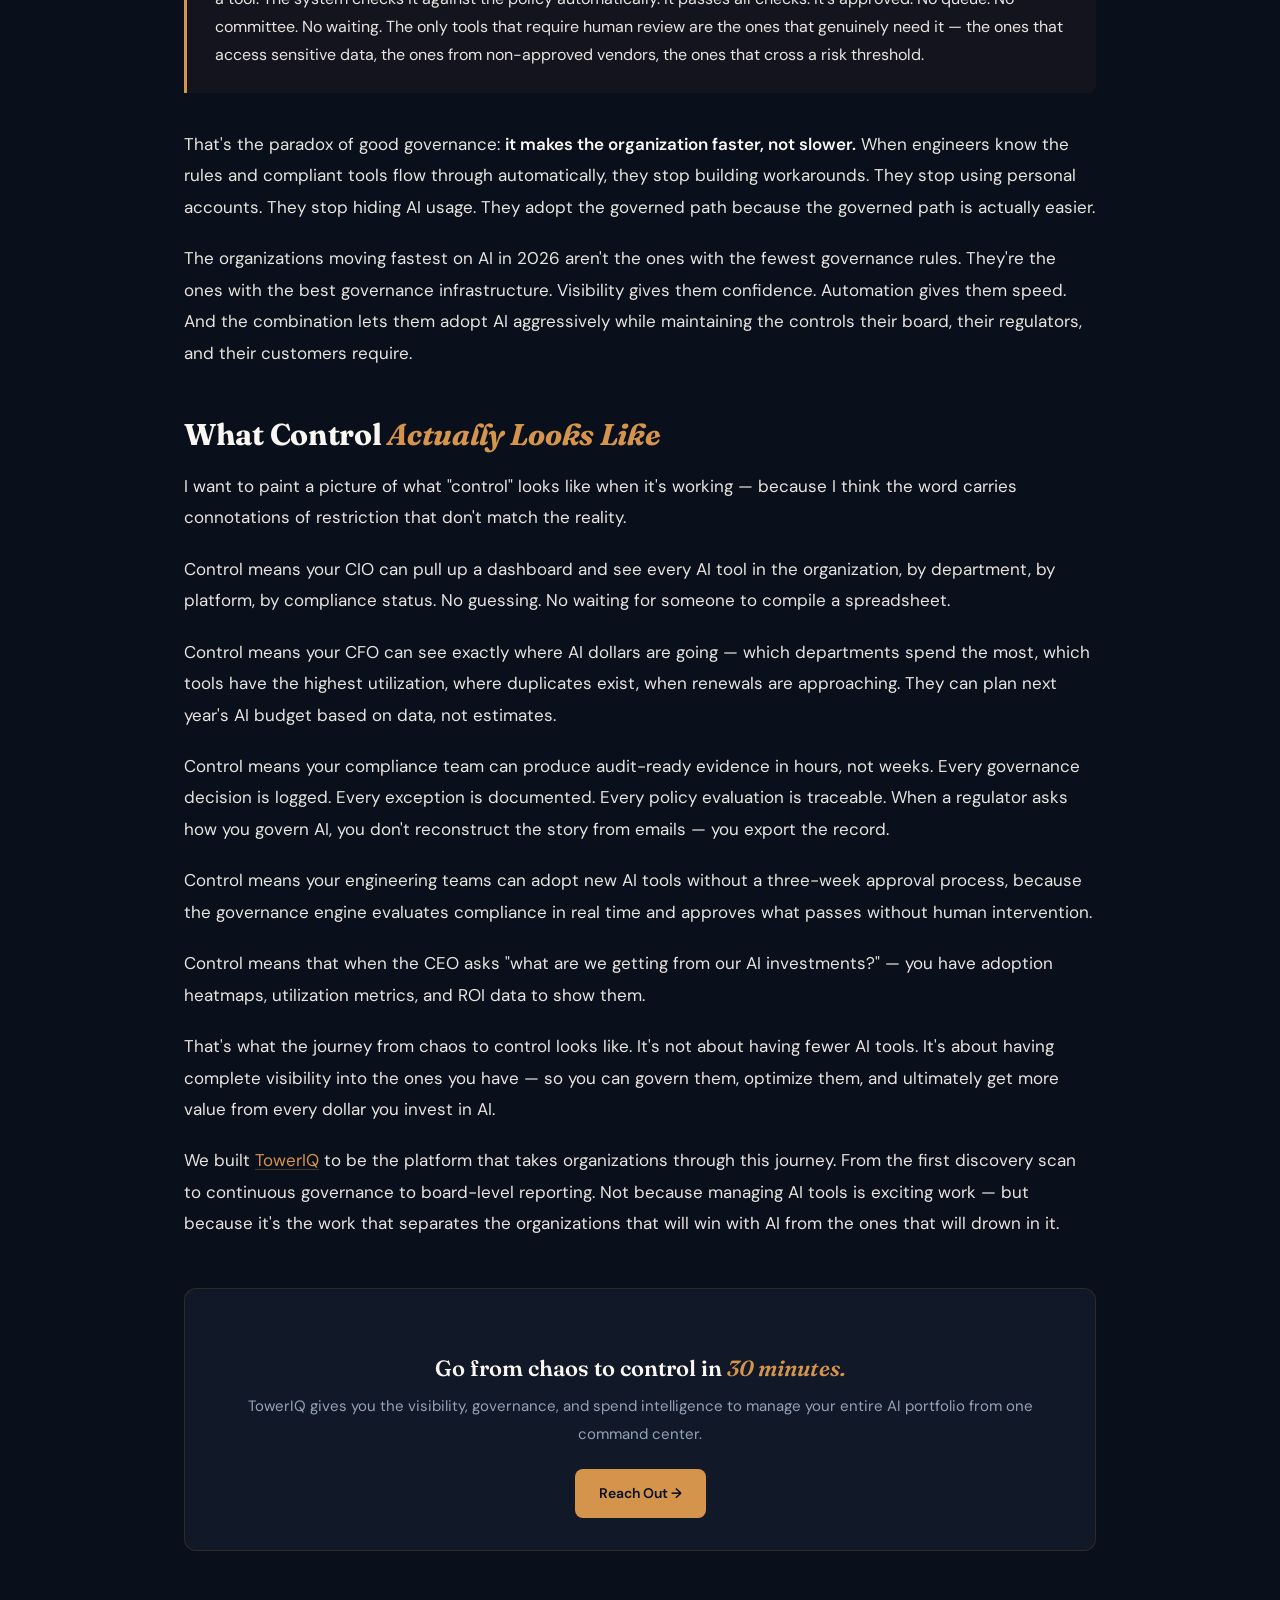
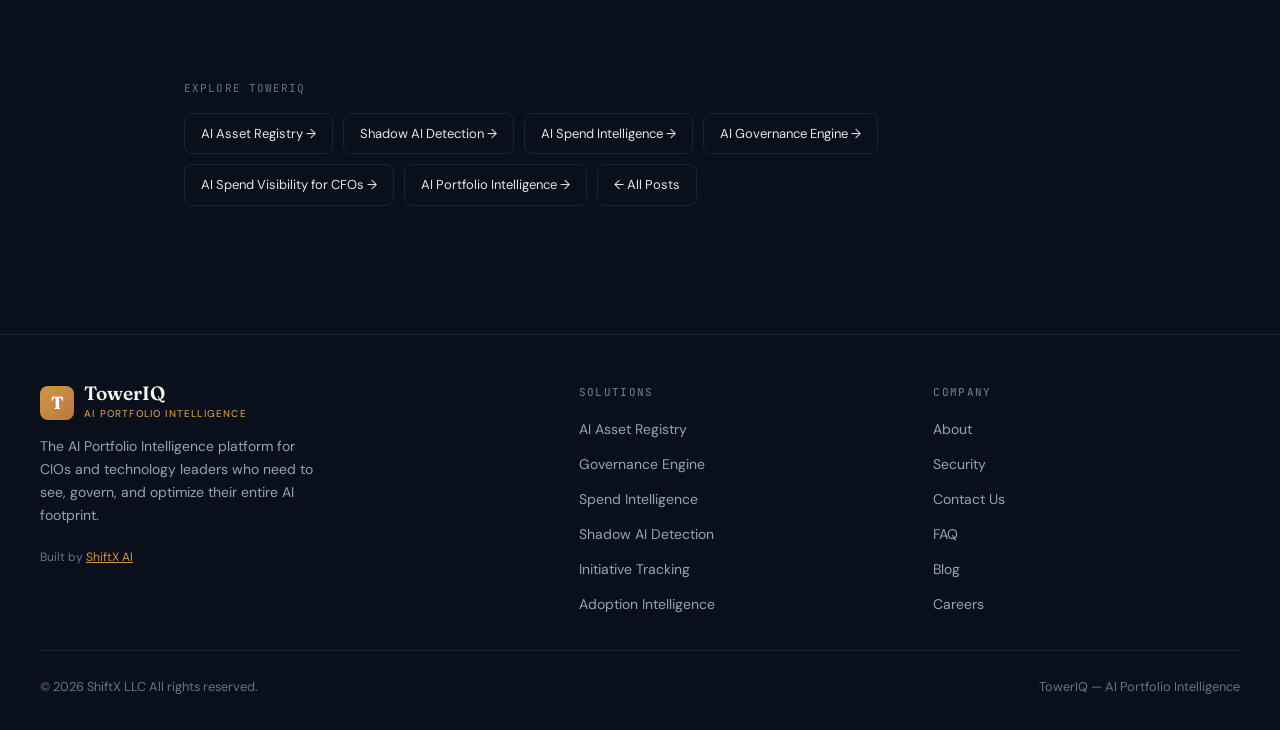
<file: blog/managing-ai-tools-enterprise.html>
<!DOCTYPE html>
<html lang="en">
<head>
<meta charset="UTF-8">
<meta name="viewport" content="width=device-width, initial-scale=1.0, viewport-fit=cover">
<title>From Chaos to Control: Managing AI Tools at Scale | TowerIQ Blog</title>
<meta name="description" content="Every department adopted AI independently. The result: overlapping tools and zero visibility. Here's the path from AI chaos to control.">
<meta name="keywords" content="managing AI tools enterprise, AI tool management, enterprise AI portfolio, AI tool sprawl, AI governance management">
<meta name="robots" content="index, follow">
<link rel="canonical" href="https://toweriq.ai/blog/managing-ai-tools-enterprise">
<meta property="og:title" content="From Chaos to Control: Managing AI Tools Across Your Organization">
<meta property="og:description" content="The practical path from AI tool sprawl to a governed, optimized enterprise AI portfolio.">
<meta property="og:type" content="article">
<meta property="og:url" content="https://toweriq.ai/blog/managing-ai-tools-enterprise">
<meta name="twitter:card" content="summary_large_image">
<meta name="author" content="Srikanth Balusani">
<link rel="icon" type="image/svg+xml" href="/favicon.svg">
<link rel="preconnect" href="https://fonts.googleapis.com">
<link rel="preconnect" href="https://fonts.gstatic.com" crossorigin>
<link href="https://fonts.googleapis.com/css2?family=DM+Sans:ital,opsz,wght@0,9..40,300;0,9..40,400;0,9..40,500;0,9..40,600;0,9..40,700;1,9..40,400&family=Fraunces:ital,opsz,wght@0,9..144,300;0,9..144,400;0,9..144,600;0,9..144,700;1,9..144,400&family=JetBrains+Mono:wght@400;500&display=swap" rel="stylesheet">
<link rel="stylesheet" href="blog.css">

<script type="application/ld+json">
{"@context":"https://schema.org","@type":"Article","headline":"From Chaos to Control: Managing AI Tools Across Your Organization","author":{"@type":"Person","name":"Srikanth Balusani","jobTitle":"Co-Founder & CTO","worksFor":{"@type":"Organization","name":"ShiftX LLC"}},"publisher":{"@type":"Organization","name":"TowerIQ","url":"https://toweriq.ai"},"datePublished":"2026-04-05","dateModified":"2026-04-05","description":"The practical path from AI tool sprawl to a governed, optimized enterprise AI portfolio.","mainEntityOfPage":"https://toweriq.ai/blog/managing-ai-tools-enterprise"}
</script>

<script type="application/ld+json">
{"@context":"https://schema.org","@type":"BreadcrumbList","itemListElement":[
{"@type":"ListItem","position":1,"name":"Home","item":"https://toweriq.ai"},
{"@type":"ListItem","position":2,"name":"Blog","item":"https://toweriq.ai/blog/"},
{"@type":"ListItem","position":3,"name":"Managing AI Tools Enterprise","item":"https://toweriq.ai/blog/managing-ai-tools-enterprise"}
]}
</script>

<style>
.chaos-grid{display:grid;grid-template-columns:1fr 1fr;gap:14px;margin:28px 0 36px}
.chaos-item{padding:18px 20px;border-radius:8px;border:1px solid rgba(248,113,113,0.15);background:rgba(248,113,113,0.03);font-size:14px;color:var(--cream-dim);line-height:1.65}
.chaos-item strong{color:#F87171;font-weight:600}
.phase-label{display:inline-flex;align-items:center;gap:8px;font-family:var(--font-mono);font-size:11px;text-transform:uppercase;letter-spacing:0.1em;color:var(--copper);margin-bottom:10px}
.phase-num{width:28px;height:28px;border-radius:8px;display:flex;align-items:center;justify-content:center;background:var(--copper-glow);font-weight:600;font-size:12px}
@media(max-width:600px){.chaos-grid{grid-template-columns:1fr}}
</style>
</head>
<body>

<nav class="blog-nav">
  <div class="nav-inner">
    <a href="../" class="nav-logo">
      <div class="nav-logo-icon">T</div>
      <div class="nav-logo-wrap">
        <span class="nav-logo-text">TowerIQ</span>
        <span class="nav-logo-tagline">AI Portfolio Intelligence</span>
      </div>
    </a>
    <div class="nav-links">
      <a href="../#challenge">The Problem</a>
      <a href="../#platform">Solution</a>
      <a href="../#platform">AI Governance</a>
      <a href="../#roi">ROI &amp; Value</a>
      <a href="../#integrations">Integrations</a>
      <a href="./" class="active">Blog</a>
    </div>
    <div class="nav-cta">
      <a href="../" class="btn-primary">Get in Touch →</a>
    </div>
    <button class="hamburger" id="hamburger-btn" aria-label="Menu" onclick="toggleDrawer()">
      <span></span><span></span><span></span>
    </button>
  </div>
</nav>

<div class="mobile-drawer" id="mobile-drawer">
  <button class="drawer-close" onclick="toggleDrawer()">✕</button>
  <a href="../#challenge" onclick="toggleDrawer()">The Problem</a>
  <a href="../#platform" onclick="toggleDrawer()">Solution</a>
  <a href="../#platform" onclick="toggleDrawer()">AI Governance</a>
  <a href="../#roi" onclick="toggleDrawer()">ROI &amp; Value</a>
  <a href="../#integrations" onclick="toggleDrawer()">Integrations</a>
  <a href="./" onclick="toggleDrawer()">Blog</a>
  <a href="../" class="btn-primary" style="text-align:center;justify-content:center;margin-top:8px">Get in Touch →</a>
</div>

<div class="post-accent"></div>

<main>

<div class="blog-breadcrumb">
  <a href="../">Home</a><span class="sep">→</span><a href="./">Blog</a><span class="sep">→</span><span style="color:var(--cream-dim)">From Chaos to Control</span>
</div>

<header class="blog-header">
  <div class="blog-label">AI Management</div>
  <h1>From Chaos to Control: Managing AI Tools Across <em>Your Organization</em></h1>
  <div class="blog-meta">
    By <a href="https://www.linkedin.com/in/srikanthbalusani/" target="_blank" rel="noopener">Srikanth Balusani</a><span>·</span>April 5, 2026<span>·</span>8 min read
  </div>
</header>

<nav class="blog-toc" aria-label="Table of contents">
  <div class="blog-toc-inner">
    <div class="blog-toc-title">In This Article</div>
    <ul class="blog-toc-list">
      <li><a href="#explosion" class="blog-toc-link" data-target="explosion"><span class="blog-toc-num">01</span>The AI Tool Explosion</a></li>
      <li><a href="#what-chaos" class="blog-toc-link" data-target="what-chaos"><span class="blog-toc-num">02</span>What "Chaos" Actually Looks Like</a></li>
      <li><a href="#path" class="blog-toc-link" data-target="path"><span class="blog-toc-num">03</span>The Path From Chaos to Control</a></li>
      <li><a href="#not-restriction" class="blog-toc-link" data-target="not-restriction"><span class="blog-toc-num">04</span>Control Doesn't Mean Restriction</a></li>
      <li><a href="#what-control-looks" class="blog-toc-link" data-target="what-control-looks"><span class="blog-toc-num">05</span>What Control Actually Looks Like</a></li>
    </ul>
  </div>
</nav>

<article class="blog-body">

<p>There's a moment in every enterprise's AI journey that nobody talks about publicly. It happens about 18 months after the initial enthusiasm. The CEO announced an AI strategy. Departments got budgets. Teams started experimenting. And it worked — at least at the individual team level. Engineering got more productive. Marketing scaled content. Sales shortened research cycles.</p>

<p>The problem is that each of those successes happened independently. Engineering picked their AI tools. Marketing picked different ones. Sales picked others. HR, Finance, Legal — everyone made their own choices, signed their own contracts, built their own workflows. Nobody coordinated. Nobody tracked the total picture.</p>

<p>And now, 18 months later, the CIO is sitting in a meeting trying to explain why the organization has 14 different AI tools doing overlapping things, why AI spend is 3x what was budgeted, why compliance can't tell the board which tools handle customer data, and why three departments are paying separately for ChatGPT Enterprise when one contract would have saved $40,000 a year.</p>

<p>That moment — when decentralized AI adoption collides with the need for centralized visibility — is what chaos looks like. And it's where most enterprises find themselves right now.</p>

<h2 id="explosion">The AI Tool <em>Explosion</em></h2>

<p>The scale of AI tool proliferation in 2026 is unlike anything we've seen with previous technology waves. SaaS sprawl in the 2010s was significant, but it was manageable because the tools were discrete — each one had a clear function, a clear owner, and a clear cost. You could count them.</p>

<p>AI tool sprawl is fundamentally more complex for three reasons.</p>

<p><strong>First, AI tools multiply through multiple channels simultaneously.</strong> Employees sign up for SaaS AI tools independently. Engineering teams build and deploy AI agents on cloud platforms. SaaS vendors embed AI features into existing products through routine updates. Browser extensions add AI capabilities to every web page. The surface area for new AI tools entering your environment is massive and getting larger.</p>

<p><strong>Second, the pricing models are fragmented.</strong> Some tools charge per seat. Some charge per token. Some charge per API call. Some bundle AI into existing subscriptions so you can't isolate the cost. Tracking total AI spend requires reconciling fundamentally different billing models across dozens of vendors.</p>

<p><strong>Third, AI tools connect to each other and to your systems in ways that traditional software didn't.</strong> An AI analytics tool might have OAuth access to your Salesforce, your data warehouse, and your Google Workspace — simultaneously. That's not a standalone application. That's a node in a data network, and every connection is a governance consideration.</p>

<p>McKinsey reported that AI solutions purchased — rather than built internally — jumped from 47% to 76% between 2024 and 2025. More vendors, more categories, more overlap, more sprawl. And every new tool is another asset to discover, evaluate, and govern. The organizations that treat this like a one-time cleanup exercise will be cleaning up again in three months.</p>

<h2 id="what-chaos">What "Chaos" <em>Actually Looks Like</em></h2>

<p>I'm going to get specific, because abstract descriptions of AI sprawl don't convey the operational reality. These are scenarios I've seen in real enterprise environments — not hypotheticals.</p>

<div class="chaos-grid">
  <div class="chaos-item"><strong>$14,400/year</strong> wasted because Marketing, Sales, and Customer Success each signed separate ChatGPT Enterprise contracts instead of consolidating into one enterprise agreement.</div>
  <div class="chaos-item"><strong>58 unused Copilot licenses</strong> still active at $30/seat/month because IT assigned them broadly and nobody tracked who actually logged in. That's $20,880 per year in idle seats.</div>
  <div class="chaos-item"><strong>An AI agent on AWS Bedrock</strong> deployed by an engineering team in a sandbox that quietly gained read access to the production Salesforce instance. Nobody in security knew it existed until a routine access review six months later.</div>
  <div class="chaos-item"><strong>An annual Claude contract</strong> that auto-renewed at last year's rate — $18,000 — without negotiation, because nobody in procurement knew the renewal date or had utilization data to negotiate with.</div>
</div>

<p>Each of these scenarios is individually manageable. But multiply them across an organization with 147 AI tools, dozens of departments, and multiple AI platforms — and the aggregate cost becomes staggering. The financial waste, the compliance exposure, the security gaps — they're all symptoms of the same root cause: <strong>nobody has the complete picture.</strong></p>

<h2 id="path">The Path From Chaos to <em>Control</em></h2>

<p>The path isn't complicated. It's three phases, in order. Organizations that try to skip phases or do them in reverse end up back in chaos within a quarter.</p>

<div class="phase-label"><span class="phase-num">01</span>See Everything</div>

<p>You cannot govern what you cannot see. Before you write a single policy, before you renegotiate a single contract, build a complete inventory of every AI tool in your organization.</p>

<p>This means connecting to your AI platforms (Salesforce AgentForce, ServiceNow, AWS Bedrock, OpenAI, Azure, Google Vertex, Anthropic Claude) and to your identity provider (Entra ID, Okta). It means <a href="../?feature=3#platform">detecting shadow AI</a> — the tools employees signed up for without IT approval. It means scanning for AI agents, embedded features, OAuth connections, and browser extensions.</p>

<p>The inventory should be automatic and continuous. An inventory that relies on surveys or manual audits is incomplete the moment it's finished. AI adoption moves too fast for any manual process to keep pace.</p>

<p>In our experience, the first scan is always an eye-opener. Organizations typically discover 3–4x more AI tools than they knew about. That's not a failure of IT — it's a reflection of how fast AI adoption is moving and how many channels it comes through.</p>

<div class="blog-cta">
  <h3>See what's actually running in <em>your environment.</em></h3>
  <p>Most organizations discover 3–4x more AI tools than they expected. Full visibility in 30 minutes.</p>
  <a href="../">Reach Out →</a>
</div>

<div class="phase-label"><span class="phase-num">02</span>Govern What Matters</div>

<p>With a complete inventory, you can make informed governance decisions. Upload your governance policy — vendor restrictions, data classification rules, PII handling requirements, budget thresholds — and let <a href="../?feature=1#platform">automated enforcement</a> evaluate every tool against it.</p>

<p>The key here is automated enforcement, not manual review. When your inventory contains 147 tools and new ones appear every week, a governance team that manually reviews each request will become a bottleneck within days. Automated enforcement approves compliant tools immediately and routes non-compliant ones to the right reviewer with specific reasons for the flag.</p>

<p>Start with the rules that matter most. You don't need a 50-rule governance framework on day one. Five to seven rules covering vendor approval, data classification, PII, and budget thresholds will catch the majority of risks. Expand from there.</p>

<div class="phase-label"><span class="phase-num">03</span>Optimize Spend</div>

<p>Once you can see everything and govern it, the financial optimization becomes straightforward. <a href="../?feature=2#platform">Track spend by platform, department, and tool.</a> Identify duplicate licenses across departments. Measure utilization rates to find idle seats. Set renewal alerts so procurement has data and leverage before contracts auto-renew.</p>

<p>This phase pays for itself. Most organizations find 20–30% savings in their first AI spend audit — savings that can be redirected into the AI investments that are actually delivering value.</p>

<p>And this is where governance stops being a cost center and starts being a strategic function. You're not just preventing waste. You're building the data infrastructure that tells you which AI investments are working, which departments are getting the most value, and where the next dollar of AI spend should go.</p>

<h2 id="not-restriction">Control Doesn't Mean <em>Restriction</em></h2>

<p>I want to address something I hear from engineering leaders when the governance conversation starts: "You're going to slow us down."</p>

<p>I understand the concern. Engineering teams have seen governance programs that add weeks to every deployment. Review committees that meet monthly and have a backlog three months deep. Procurement processes that turn a $200/month AI tool request into a six-week odyssey.</p>

<p>That's not what good governance looks like. That's what governance without automation looks like.</p>

<div class="blog-callout">
  <p><strong>When governance is automated, compliant tools get approved in seconds — not weeks.</strong> Your engineers submit a tool. The system checks it against the policy automatically. It passes all checks. It's approved. No queue. No committee. No waiting. The only tools that require human review are the ones that genuinely need it — the ones that access sensitive data, the ones from non-approved vendors, the ones that cross a risk threshold.</p>
</div>

<p>That's the paradox of good governance: <strong>it makes the organization faster, not slower.</strong> When engineers know the rules and compliant tools flow through automatically, they stop building workarounds. They stop using personal accounts. They stop hiding AI usage. They adopt the governed path because the governed path is actually easier.</p>

<p>The organizations moving fastest on AI in 2026 aren't the ones with the fewest governance rules. They're the ones with the best governance infrastructure. Visibility gives them confidence. Automation gives them speed. And the combination lets them adopt AI aggressively while maintaining the controls their board, their regulators, and their customers require.</p>

<h2 id="what-control-looks">What Control <em>Actually Looks Like</em></h2>

<p>I want to paint a picture of what "control" looks like when it's working — because I think the word carries connotations of restriction that don't match the reality.</p>

<p>Control means your CIO can pull up a dashboard and see every AI tool in the organization, by department, by platform, by compliance status. No guessing. No waiting for someone to compile a spreadsheet.</p>

<p>Control means your CFO can see exactly where AI dollars are going — which departments spend the most, which tools have the highest utilization, where duplicates exist, when renewals are approaching. They can plan next year's AI budget based on data, not estimates.</p>

<p>Control means your compliance team can produce audit-ready evidence in hours, not weeks. Every governance decision is logged. Every exception is documented. Every policy evaluation is traceable. When a regulator asks how you govern AI, you don't reconstruct the story from emails — you export the record.</p>

<p>Control means your engineering teams can adopt new AI tools without a three-week approval process, because the governance engine evaluates compliance in real time and approves what passes without human intervention.</p>

<p>Control means that when the CEO asks "what are we getting from our AI investments?" — you have adoption heatmaps, utilization metrics, and ROI data to show them.</p>

<p>That's what the journey from chaos to control looks like. It's not about having fewer AI tools. It's about having complete visibility into the ones you have — so you can govern them, optimize them, and ultimately get more value from every dollar you invest in AI.</p>

<p>We built <a href="../?feature=0#platform">TowerIQ</a> to be the platform that takes organizations through this journey. From the first discovery scan to continuous governance to board-level reporting. Not because managing AI tools is exciting work — but because it's the work that separates the organizations that will win with AI from the ones that will drown in it.</p>

<div class="blog-cta">
  <h3>Go from chaos to control in <em>30 minutes.</em></h3>
  <p>TowerIQ gives you the visibility, governance, and spend intelligence to manage your entire AI portfolio from one command center.</p>
  <a href="../">Reach Out →</a>
</div>

</article>

<section class="blog-related">
  <div class="blog-related-label">Explore TowerIQ</div>
  <div class="blog-related-links">
    <a href="../?feature=0#platform" class="blog-related-link">AI Asset Registry →</a>
    <a href="../?feature=3#platform" class="blog-related-link">Shadow AI Detection →</a>
    <a href="../?feature=2#platform" class="blog-related-link">AI Spend Intelligence →</a>
    <a href="../?feature=1#platform" class="blog-related-link">AI Governance Engine →</a>
    <a href="ai-spend-visibility-cfo.html" class="blog-related-link">AI Spend Visibility for CFOs →</a>
    <a href="ai-portfolio-intelligence.html" class="blog-related-link">AI Portfolio Intelligence →</a>
    <a href="./" class="blog-related-link">← All Posts</a>
  </div>
</section>

</main>

<footer class="blog-footer">
  <div class="footer-inner">
    <div>
      <a href="../" class="nav-logo" style="text-decoration:none">
        <div class="nav-logo-icon">T</div>
        <div class="nav-logo-wrap">
          <span class="nav-logo-text">TowerIQ</span>
          <span class="nav-logo-tagline">AI Portfolio Intelligence</span>
        </div>
      </a>
      <p class="footer-brand-tagline">The AI Portfolio Intelligence platform for CIOs and technology leaders who need to see, govern, and optimize their entire AI footprint.</p>
      <div style="margin-top:1.25rem;font-size:0.75rem;color:var(--slate-dim)">Built by <a href="https://shiftx.ai/" target="_blank" rel="noopener" style="color:var(--copper)">ShiftX AI</a></div>
    </div>
    <div>
      <div class="footer-col-title">Solutions</div>
      <div class="footer-links">
        <a href="../#platform">AI Asset Registry</a>
        <a href="../#platform">Governance Engine</a>
        <a href="../#platform">Spend Intelligence</a>
        <a href="../#platform">Shadow AI Detection</a>
        <a href="../#platform">Initiative Tracking</a>
        <a href="../#platform">Adoption Intelligence</a>
      </div>
    </div>
    <div>
      <div class="footer-col-title">Company</div>
      <div class="footer-links">
        <a href="../">About</a>
        <a href="../#security">Security</a>
        <a href="mailto:contact@toweriq.ai">Contact Us</a>
        <a href="../#faq">FAQ</a>
        <a href="./">Blog</a>
        <a href="../careers/">Careers</a>
      </div>
    </div>
  </div>
  <div class="footer-bottom">
    <div>© 2026 ShiftX LLC All rights reserved.</div>
    <div>TowerIQ — AI Portfolio Intelligence</div>
  </div>
</footer>

<script>
function toggleDrawer() {
  document.getElementById('mobile-drawer').classList.toggle('open');
}
(function() {
  const tocLinks = document.querySelectorAll('.blog-toc-link');
  const sections = [];
  tocLinks.forEach(link => {
    const id = link.getAttribute('data-target');
    const section = document.getElementById(id);
    if (section) sections.push({ id, el: section, link });
  });
  function updateActive() {
    const scrollY = window.scrollY + 160;
    let current = sections[0];
    for (const s of sections) { if (s.el.offsetTop <= scrollY) current = s; }
    tocLinks.forEach(l => l.classList.remove('active'));
    if (current) current.link.classList.add('active');
  }
  window.addEventListener('scroll', updateActive, { passive: true });
  updateActive();
  tocLinks.forEach(link => {
    link.addEventListener('click', (e) => {
      e.preventDefault();
      const target = document.getElementById(link.getAttribute('data-target'));
      if (target) window.scrollTo({ top: target.offsetTop - 100, behavior: 'smooth' });
    });
  });
})();
</script>

</body>
</html>
</file>
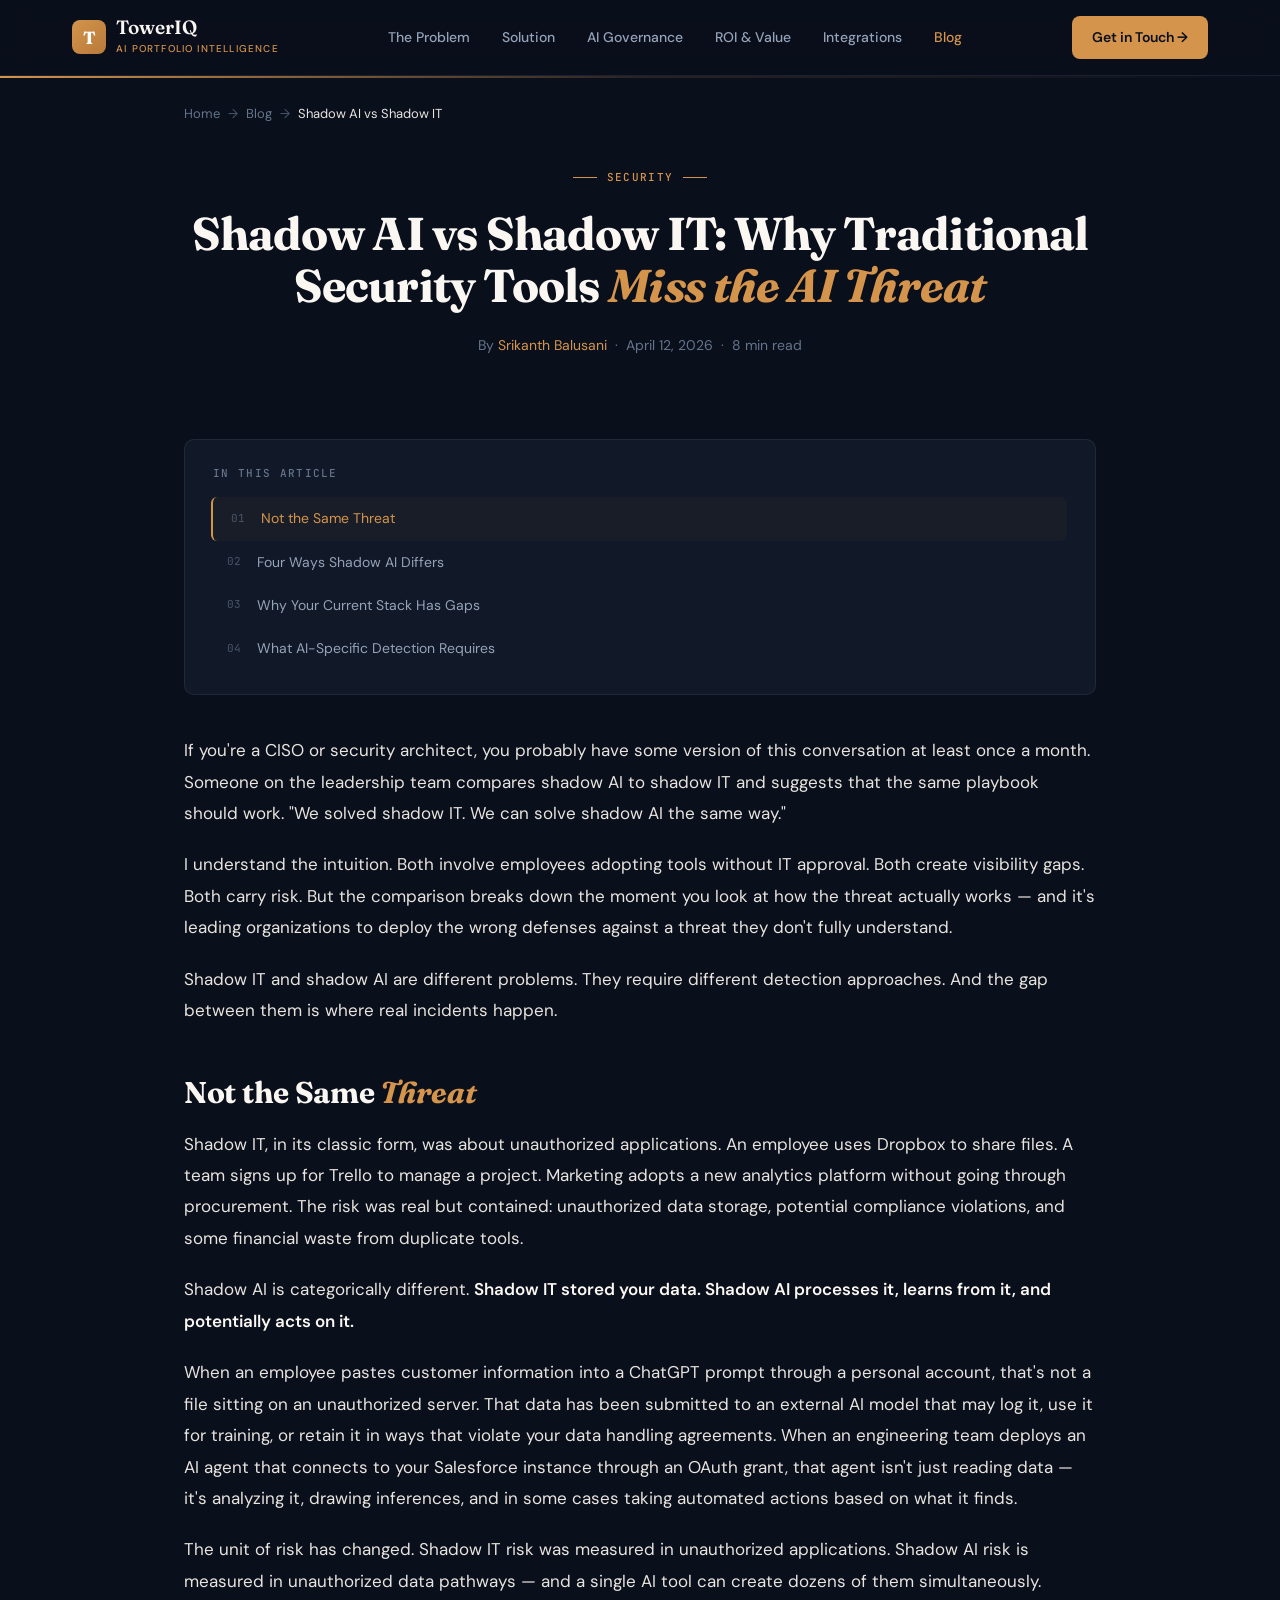
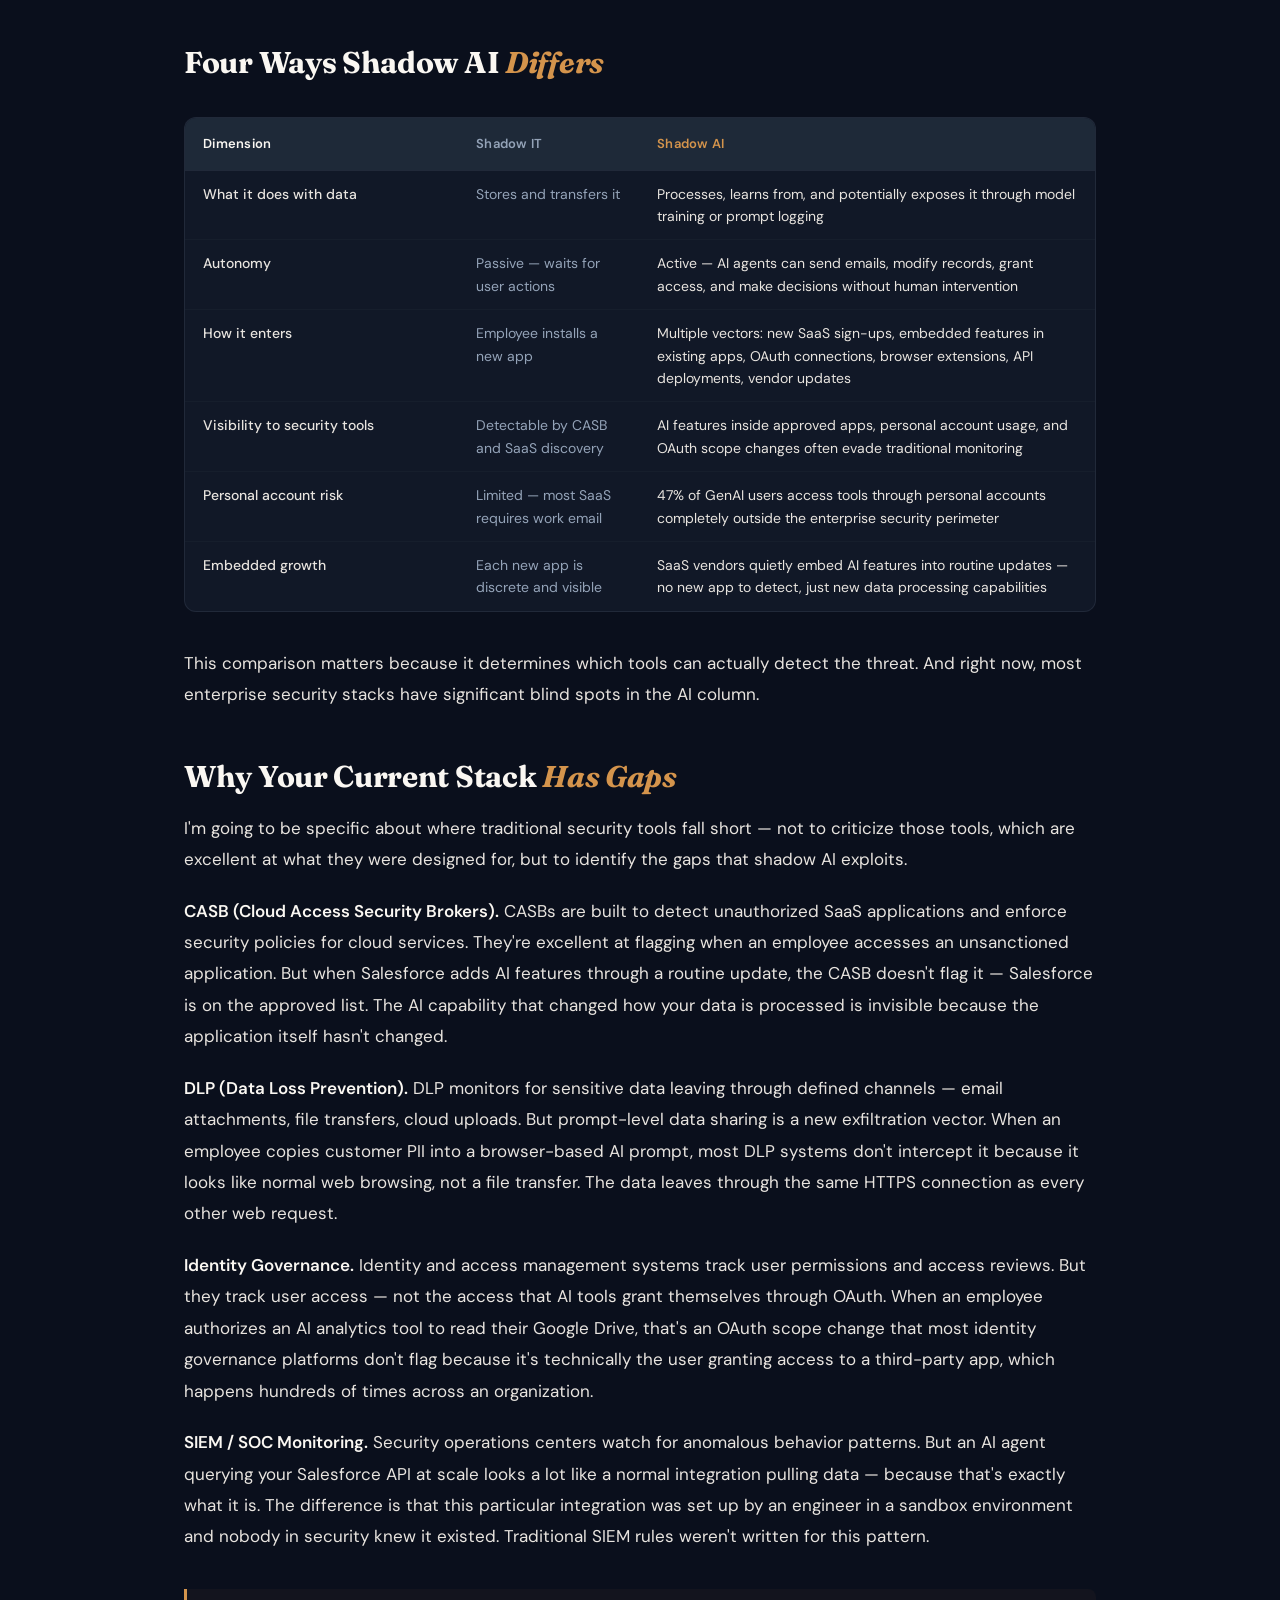
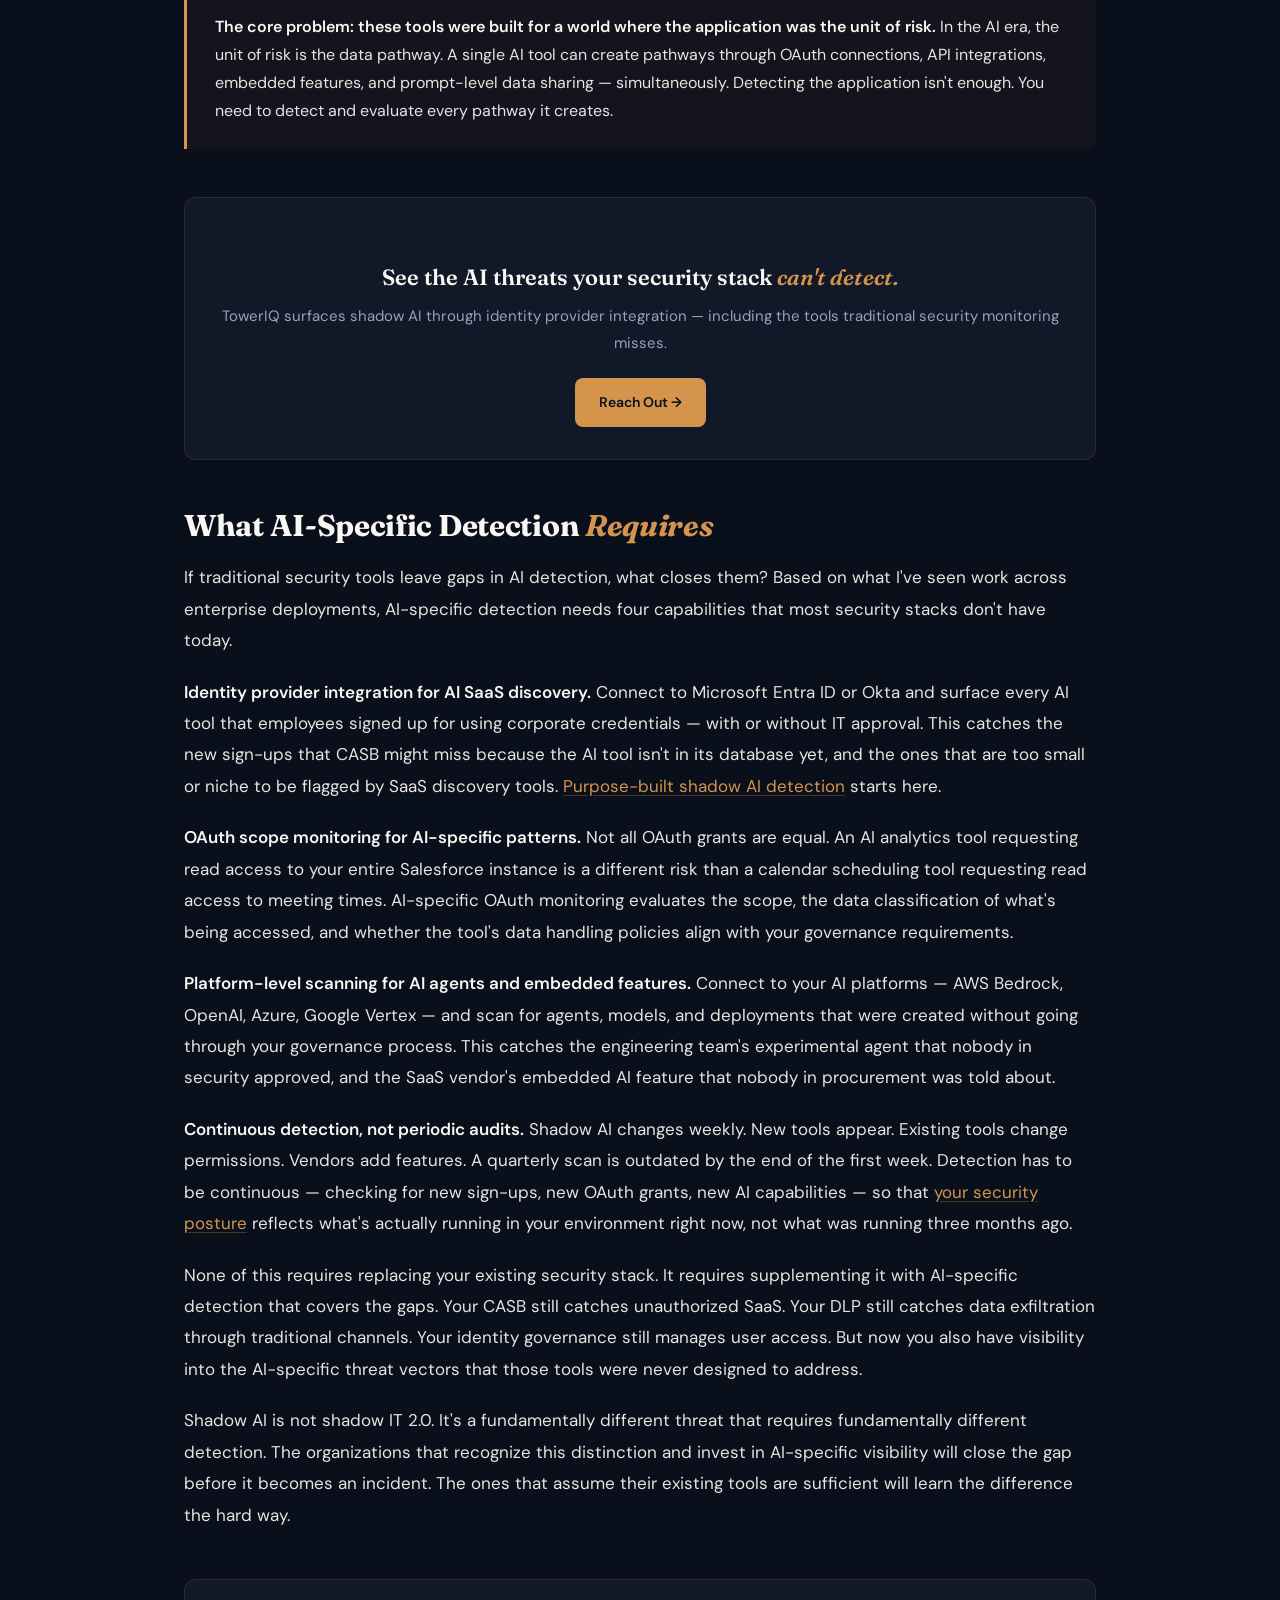
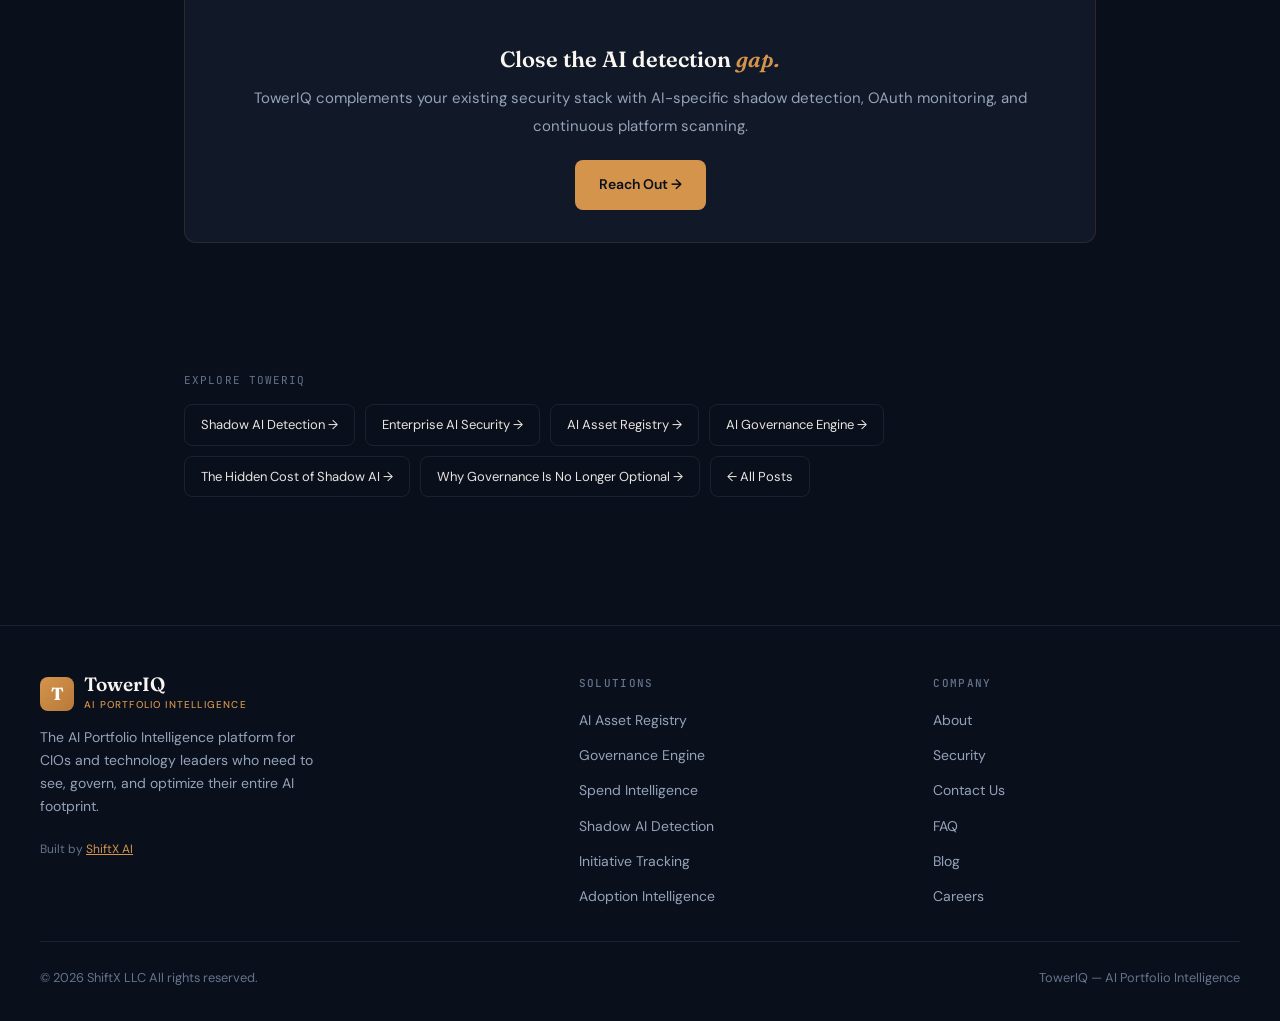
<file: blog/shadow-ai-vs-shadow-it.html>
<!DOCTYPE html>
<html lang="en">
<head>
<meta charset="UTF-8">
<meta name="viewport" content="width=device-width, initial-scale=1.0, viewport-fit=cover">
<title>Shadow AI vs Shadow IT: Why Security Tools Miss It | TowerIQ Blog</title>
<meta name="description" content="Shadow AI is not shadow IT 2.0. CASB, DLP, and identity tools weren't built for AI threat vectors. Here's what security teams need to know.">
<meta name="keywords" content="shadow AI vs shadow IT, shadow AI security, shadow AI detection, AI security threat, shadow AI enterprise">
<meta name="robots" content="index, follow">
<link rel="canonical" href="https://toweriq.ai/blog/shadow-ai-vs-shadow-it">
<meta property="og:title" content="Shadow AI vs Shadow IT: Why Traditional Security Tools Miss the AI Threat">
<meta property="og:description" content="Shadow AI creates threat vectors that CASB, DLP, and identity tools weren't built to detect.">
<meta property="og:type" content="article">
<meta property="og:url" content="https://toweriq.ai/blog/shadow-ai-vs-shadow-it">
<meta name="twitter:card" content="summary_large_image">
<meta name="author" content="Srikanth Balusani">
<link rel="icon" type="image/svg+xml" href="/favicon.svg">
<link rel="preconnect" href="https://fonts.googleapis.com">
<link rel="preconnect" href="https://fonts.gstatic.com" crossorigin>
<link href="https://fonts.googleapis.com/css2?family=DM+Sans:ital,opsz,wght@0,9..40,300;0,9..40,400;0,9..40,500;0,9..40,600;0,9..40,700;1,9..40,400&family=Fraunces:ital,opsz,wght@0,9..144,300;0,9..144,400;0,9..144,600;0,9..144,700;1,9..144,400&family=JetBrains+Mono:wght@400;500&display=swap" rel="stylesheet">
<link rel="stylesheet" href="blog.css">

<script type="application/ld+json">
{"@context":"https://schema.org","@type":"Article","headline":"Shadow AI vs Shadow IT: Why Traditional Security Tools Miss the AI Threat","author":{"@type":"Person","name":"Srikanth Balusani","jobTitle":"Co-Founder & CTO","worksFor":{"@type":"Organization","name":"ShiftX LLC"}},"publisher":{"@type":"Organization","name":"TowerIQ","url":"https://toweriq.ai"},"datePublished":"2026-04-12","dateModified":"2026-04-12","description":"Shadow AI creates threat vectors that traditional security tools weren't built to detect.","mainEntityOfPage":"https://toweriq.ai/blog/shadow-ai-vs-shadow-it"}
</script>

<script type="application/ld+json">
{"@context":"https://schema.org","@type":"BreadcrumbList","itemListElement":[
{"@type":"ListItem","position":1,"name":"Home","item":"https://toweriq.ai"},
{"@type":"ListItem","position":2,"name":"Blog","item":"https://toweriq.ai/blog/"},
{"@type":"ListItem","position":3,"name":"Shadow AI vs Shadow IT","item":"https://toweriq.ai/blog/shadow-ai-vs-shadow-it"}
]}
</script>

<style>
.blog-compare{margin:36px 0;border-radius:12px;border:1px solid var(--border);overflow:hidden;background:var(--navy-mid)}
.blog-compare table{width:100%;border-collapse:collapse;font-size:14px}
.blog-compare thead th{padding:14px 18px;text-align:left;font-weight:600;background:var(--navy-surface);border-bottom:1px solid var(--border);font-size:13px;letter-spacing:0.02em}
.blog-compare thead th:first-child{color:var(--cream);width:30%}
.blog-compare thead th:nth-child(2){color:var(--slate)}
.blog-compare thead th:nth-child(3){color:var(--copper)}
.blog-compare tbody td{padding:12px 18px;border-bottom:1px solid rgba(148,163,184,0.04);color:var(--slate);vertical-align:top;line-height:1.6}
.blog-compare tbody tr:last-child td{border-bottom:none}
.blog-compare tbody td:first-child{color:var(--cream-dim);font-weight:500}
.blog-compare tbody td:nth-child(3){color:var(--cream-dim)}
.blog-compare tbody tr{transition:background 0.2s}
.blog-compare tbody tr:hover{background:rgba(212,148,76,0.04)}
@media(max-width:600px){.blog-compare{overflow-x:auto}}
</style>
</head>
<body>

<nav class="blog-nav">
  <div class="nav-inner">
    <a href="../" class="nav-logo">
      <div class="nav-logo-icon">T</div>
      <div class="nav-logo-wrap">
        <span class="nav-logo-text">TowerIQ</span>
        <span class="nav-logo-tagline">AI Portfolio Intelligence</span>
      </div>
    </a>
    <div class="nav-links">
      <a href="../#challenge">The Problem</a>
      <a href="../#platform">Solution</a>
      <a href="../#platform">AI Governance</a>
      <a href="../#roi">ROI &amp; Value</a>
      <a href="../#integrations">Integrations</a>
      <a href="./" class="active">Blog</a>
    </div>
    <div class="nav-cta">
      <a href="../" class="btn-primary">Get in Touch →</a>
    </div>
    <button class="hamburger" id="hamburger-btn" aria-label="Menu" onclick="toggleDrawer()">
      <span></span><span></span><span></span>
    </button>
  </div>
</nav>

<div class="mobile-drawer" id="mobile-drawer">
  <button class="drawer-close" onclick="toggleDrawer()">✕</button>
  <a href="../#challenge" onclick="toggleDrawer()">The Problem</a>
  <a href="../#platform" onclick="toggleDrawer()">Solution</a>
  <a href="../#platform" onclick="toggleDrawer()">AI Governance</a>
  <a href="../#roi" onclick="toggleDrawer()">ROI &amp; Value</a>
  <a href="../#integrations" onclick="toggleDrawer()">Integrations</a>
  <a href="./" onclick="toggleDrawer()">Blog</a>
  <a href="../" class="btn-primary" style="text-align:center;justify-content:center;margin-top:8px">Get in Touch →</a>
</div>

<div class="post-accent"></div>

<main>

<div class="blog-breadcrumb">
  <a href="../">Home</a><span class="sep">→</span><a href="./">Blog</a><span class="sep">→</span><span style="color:var(--cream-dim)">Shadow AI vs Shadow IT</span>
</div>

<header class="blog-header">
  <div class="blog-label">Security</div>
  <h1>Shadow AI vs Shadow IT: Why Traditional Security Tools <em>Miss the AI Threat</em></h1>
  <div class="blog-meta">
    By <a href="https://www.linkedin.com/in/srikanthbalusani/" target="_blank" rel="noopener">Srikanth Balusani</a><span>·</span>April 12, 2026<span>·</span>8 min read
  </div>
</header>

<nav class="blog-toc" aria-label="Table of contents">
  <div class="blog-toc-inner">
    <div class="blog-toc-title">In This Article</div>
    <ul class="blog-toc-list">
      <li><a href="#not-same" class="blog-toc-link" data-target="not-same"><span class="blog-toc-num">01</span>Not the Same Threat</a></li>
      <li><a href="#four-diffs" class="blog-toc-link" data-target="four-diffs"><span class="blog-toc-num">02</span>Four Ways Shadow AI Differs</a></li>
      <li><a href="#stack-gaps" class="blog-toc-link" data-target="stack-gaps"><span class="blog-toc-num">03</span>Why Your Current Stack Has Gaps</a></li>
      <li><a href="#what-detection-needs" class="blog-toc-link" data-target="what-detection-needs"><span class="blog-toc-num">04</span>What AI-Specific Detection Requires</a></li>
    </ul>
  </div>
</nav>

<article class="blog-body">

<p>If you're a CISO or security architect, you probably have some version of this conversation at least once a month. Someone on the leadership team compares shadow AI to shadow IT and suggests that the same playbook should work. "We solved shadow IT. We can solve shadow AI the same way."</p>

<p>I understand the intuition. Both involve employees adopting tools without IT approval. Both create visibility gaps. Both carry risk. But the comparison breaks down the moment you look at how the threat actually works — and it's leading organizations to deploy the wrong defenses against a threat they don't fully understand.</p>

<p>Shadow IT and shadow AI are different problems. They require different detection approaches. And the gap between them is where real incidents happen.</p>

<h2 id="not-same">Not the Same <em>Threat</em></h2>

<p>Shadow IT, in its classic form, was about unauthorized applications. An employee uses Dropbox to share files. A team signs up for Trello to manage a project. Marketing adopts a new analytics platform without going through procurement. The risk was real but contained: unauthorized data storage, potential compliance violations, and some financial waste from duplicate tools.</p>

<p>Shadow AI is categorically different. <strong>Shadow IT stored your data. Shadow AI processes it, learns from it, and potentially acts on it.</strong></p>

<p>When an employee pastes customer information into a ChatGPT prompt through a personal account, that's not a file sitting on an unauthorized server. That data has been submitted to an external AI model that may log it, use it for training, or retain it in ways that violate your data handling agreements. When an engineering team deploys an AI agent that connects to your Salesforce instance through an OAuth grant, that agent isn't just reading data — it's analyzing it, drawing inferences, and in some cases taking automated actions based on what it finds.</p>

<p>The unit of risk has changed. Shadow IT risk was measured in unauthorized applications. Shadow AI risk is measured in unauthorized data pathways — and a single AI tool can create dozens of them simultaneously.</p>

<h2 id="four-diffs">Four Ways Shadow AI <em>Differs</em></h2>

<div class="blog-compare">
  <table>
    <thead>
      <tr><th>Dimension</th><th>Shadow IT</th><th>Shadow AI</th></tr>
    </thead>
    <tbody>
      <tr><td>What it does with data</td><td>Stores and transfers it</td><td>Processes, learns from, and potentially exposes it through model training or prompt logging</td></tr>
      <tr><td>Autonomy</td><td>Passive — waits for user actions</td><td>Active — AI agents can send emails, modify records, grant access, and make decisions without human intervention</td></tr>
      <tr><td>How it enters</td><td>Employee installs a new app</td><td>Multiple vectors: new SaaS sign-ups, embedded features in existing apps, OAuth connections, browser extensions, API deployments, vendor updates</td></tr>
      <tr><td>Visibility to security tools</td><td>Detectable by CASB and SaaS discovery</td><td>AI features inside approved apps, personal account usage, and OAuth scope changes often evade traditional monitoring</td></tr>
      <tr><td>Personal account risk</td><td>Limited — most SaaS requires work email</td><td>47% of GenAI users access tools through personal accounts completely outside the enterprise security perimeter</td></tr>
      <tr><td>Embedded growth</td><td>Each new app is discrete and visible</td><td>SaaS vendors quietly embed AI features into routine updates — no new app to detect, just new data processing capabilities</td></tr>
    </tbody>
  </table>
</div>

<p>This comparison matters because it determines which tools can actually detect the threat. And right now, most enterprise security stacks have significant blind spots in the AI column.</p>

<h2 id="stack-gaps">Why Your Current Stack <em>Has Gaps</em></h2>

<p>I'm going to be specific about where traditional security tools fall short — not to criticize those tools, which are excellent at what they were designed for, but to identify the gaps that shadow AI exploits.</p>

<p><strong>CASB (Cloud Access Security Brokers).</strong> CASBs are built to detect unauthorized SaaS applications and enforce security policies for cloud services. They're excellent at flagging when an employee accesses an unsanctioned application. But when Salesforce adds AI features through a routine update, the CASB doesn't flag it — Salesforce is on the approved list. The AI capability that changed how your data is processed is invisible because the application itself hasn't changed.</p>

<p><strong>DLP (Data Loss Prevention).</strong> DLP monitors for sensitive data leaving through defined channels — email attachments, file transfers, cloud uploads. But prompt-level data sharing is a new exfiltration vector. When an employee copies customer PII into a browser-based AI prompt, most DLP systems don't intercept it because it looks like normal web browsing, not a file transfer. The data leaves through the same HTTPS connection as every other web request.</p>

<p><strong>Identity Governance.</strong> Identity and access management systems track user permissions and access reviews. But they track user access — not the access that AI tools grant themselves through OAuth. When an employee authorizes an AI analytics tool to read their Google Drive, that's an OAuth scope change that most identity governance platforms don't flag because it's technically the user granting access to a third-party app, which happens hundreds of times across an organization.</p>

<p><strong>SIEM / SOC Monitoring.</strong> Security operations centers watch for anomalous behavior patterns. But an AI agent querying your Salesforce API at scale looks a lot like a normal integration pulling data — because that's exactly what it is. The difference is that this particular integration was set up by an engineer in a sandbox environment and nobody in security knew it existed. Traditional SIEM rules weren't written for this pattern.</p>

<div class="blog-callout">
  <p><strong>The core problem: these tools were built for a world where the application was the unit of risk.</strong> In the AI era, the unit of risk is the data pathway. A single AI tool can create pathways through OAuth connections, API integrations, embedded features, and prompt-level data sharing — simultaneously. Detecting the application isn't enough. You need to detect and evaluate every pathway it creates.</p>
</div>

<div class="blog-cta">
  <h3>See the AI threats your security stack <em>can't detect.</em></h3>
  <p>TowerIQ surfaces shadow AI through identity provider integration — including the tools traditional security monitoring misses.</p>
  <a href="../">Reach Out →</a>
</div>

<h2 id="what-detection-needs">What AI-Specific Detection <em>Requires</em></h2>

<p>If traditional security tools leave gaps in AI detection, what closes them? Based on what I've seen work across enterprise deployments, AI-specific detection needs four capabilities that most security stacks don't have today.</p>

<p><strong>Identity provider integration for AI SaaS discovery.</strong> Connect to Microsoft Entra ID or Okta and surface every AI tool that employees signed up for using corporate credentials — with or without IT approval. This catches the new sign-ups that CASB might miss because the AI tool isn't in its database yet, and the ones that are too small or niche to be flagged by SaaS discovery tools. <a href="../?feature=3#platform">Purpose-built shadow AI detection</a> starts here.</p>

<p><strong>OAuth scope monitoring for AI-specific patterns.</strong> Not all OAuth grants are equal. An AI analytics tool requesting read access to your entire Salesforce instance is a different risk than a calendar scheduling tool requesting read access to meeting times. AI-specific OAuth monitoring evaluates the scope, the data classification of what's being accessed, and whether the tool's data handling policies align with your governance requirements.</p>

<p><strong>Platform-level scanning for AI agents and embedded features.</strong> Connect to your AI platforms — AWS Bedrock, OpenAI, Azure, Google Vertex — and scan for agents, models, and deployments that were created without going through your governance process. This catches the engineering team's experimental agent that nobody in security approved, and the SaaS vendor's embedded AI feature that nobody in procurement was told about.</p>

<p><strong>Continuous detection, not periodic audits.</strong> Shadow AI changes weekly. New tools appear. Existing tools change permissions. Vendors add features. A quarterly scan is outdated by the end of the first week. Detection has to be continuous — checking for new sign-ups, new OAuth grants, new AI capabilities — so that <a href="../#security">your security posture</a> reflects what's actually running in your environment right now, not what was running three months ago.</p>

<p>None of this requires replacing your existing security stack. It requires supplementing it with AI-specific detection that covers the gaps. Your CASB still catches unauthorized SaaS. Your DLP still catches data exfiltration through traditional channels. Your identity governance still manages user access. But now you also have visibility into the AI-specific threat vectors that those tools were never designed to address.</p>

<p>Shadow AI is not shadow IT 2.0. It's a fundamentally different threat that requires fundamentally different detection. The organizations that recognize this distinction and invest in AI-specific visibility will close the gap before it becomes an incident. The ones that assume their existing tools are sufficient will learn the difference the hard way.</p>

<div class="blog-cta">
  <h3>Close the AI detection <em>gap.</em></h3>
  <p>TowerIQ complements your existing security stack with AI-specific shadow detection, OAuth monitoring, and continuous platform scanning.</p>
  <a href="../">Reach Out →</a>
</div>

</article>

<section class="blog-related">
  <div class="blog-related-label">Explore TowerIQ</div>
  <div class="blog-related-links">
    <a href="../?feature=3#platform" class="blog-related-link">Shadow AI Detection →</a>
    <a href="../#security" class="blog-related-link">Enterprise AI Security →</a>
    <a href="../?feature=0#platform" class="blog-related-link">AI Asset Registry →</a>
    <a href="../?feature=1#platform" class="blog-related-link">AI Governance Engine →</a>
    <a href="hidden-cost-shadow-ai.html" class="blog-related-link">The Hidden Cost of Shadow AI →</a>
    <a href="enterprise-ai-governance-2026.html" class="blog-related-link">Why Governance Is No Longer Optional →</a>
    <a href="./" class="blog-related-link">← All Posts</a>
  </div>
</section>

</main>

<footer class="blog-footer">
  <div class="footer-inner">
    <div>
      <a href="../" class="nav-logo" style="text-decoration:none">
        <div class="nav-logo-icon">T</div>
        <div class="nav-logo-wrap">
          <span class="nav-logo-text">TowerIQ</span>
          <span class="nav-logo-tagline">AI Portfolio Intelligence</span>
        </div>
      </a>
      <p class="footer-brand-tagline">The AI Portfolio Intelligence platform for CIOs and technology leaders who need to see, govern, and optimize their entire AI footprint.</p>
      <div style="margin-top:1.25rem;font-size:0.75rem;color:var(--slate-dim)">Built by <a href="https://shiftx.ai/" target="_blank" rel="noopener" style="color:var(--copper)">ShiftX AI</a></div>
    </div>
    <div>
      <div class="footer-col-title">Solutions</div>
      <div class="footer-links">
        <a href="../#platform">AI Asset Registry</a>
        <a href="../#platform">Governance Engine</a>
        <a href="../#platform">Spend Intelligence</a>
        <a href="../#platform">Shadow AI Detection</a>
        <a href="../#platform">Initiative Tracking</a>
        <a href="../#platform">Adoption Intelligence</a>
      </div>
    </div>
    <div>
      <div class="footer-col-title">Company</div>
      <div class="footer-links">
        <a href="../">About</a>
        <a href="../#security">Security</a>
        <a href="mailto:contact@toweriq.ai">Contact Us</a>
        <a href="../#faq">FAQ</a>
        <a href="./">Blog</a>
        <a href="../careers/">Careers</a>
      </div>
    </div>
  </div>
  <div class="footer-bottom">
    <div>© 2026 ShiftX LLC All rights reserved.</div>
    <div>TowerIQ — AI Portfolio Intelligence</div>
  </div>
</footer>

<script>
function toggleDrawer() {
  document.getElementById('mobile-drawer').classList.toggle('open');
}
(function() {
  const tocLinks = document.querySelectorAll('.blog-toc-link');
  const sections = [];
  tocLinks.forEach(link => {
    const id = link.getAttribute('data-target');
    const section = document.getElementById(id);
    if (section) sections.push({ id, el: section, link });
  });
  function updateActive() {
    const scrollY = window.scrollY + 160;
    let current = sections[0];
    for (const s of sections) { if (s.el.offsetTop <= scrollY) current = s; }
    tocLinks.forEach(l => l.classList.remove('active'));
    if (current) current.link.classList.add('active');
  }
  window.addEventListener('scroll', updateActive, { passive: true });
  updateActive();
  tocLinks.forEach(link => {
    link.addEventListener('click', (e) => {
      e.preventDefault();
      const target = document.getElementById(link.getAttribute('data-target'));
      if (target) window.scrollTo({ top: target.offsetTop - 100, behavior: 'smooth' });
    });
  });
})();
</script>

</body>
</html>
</file>
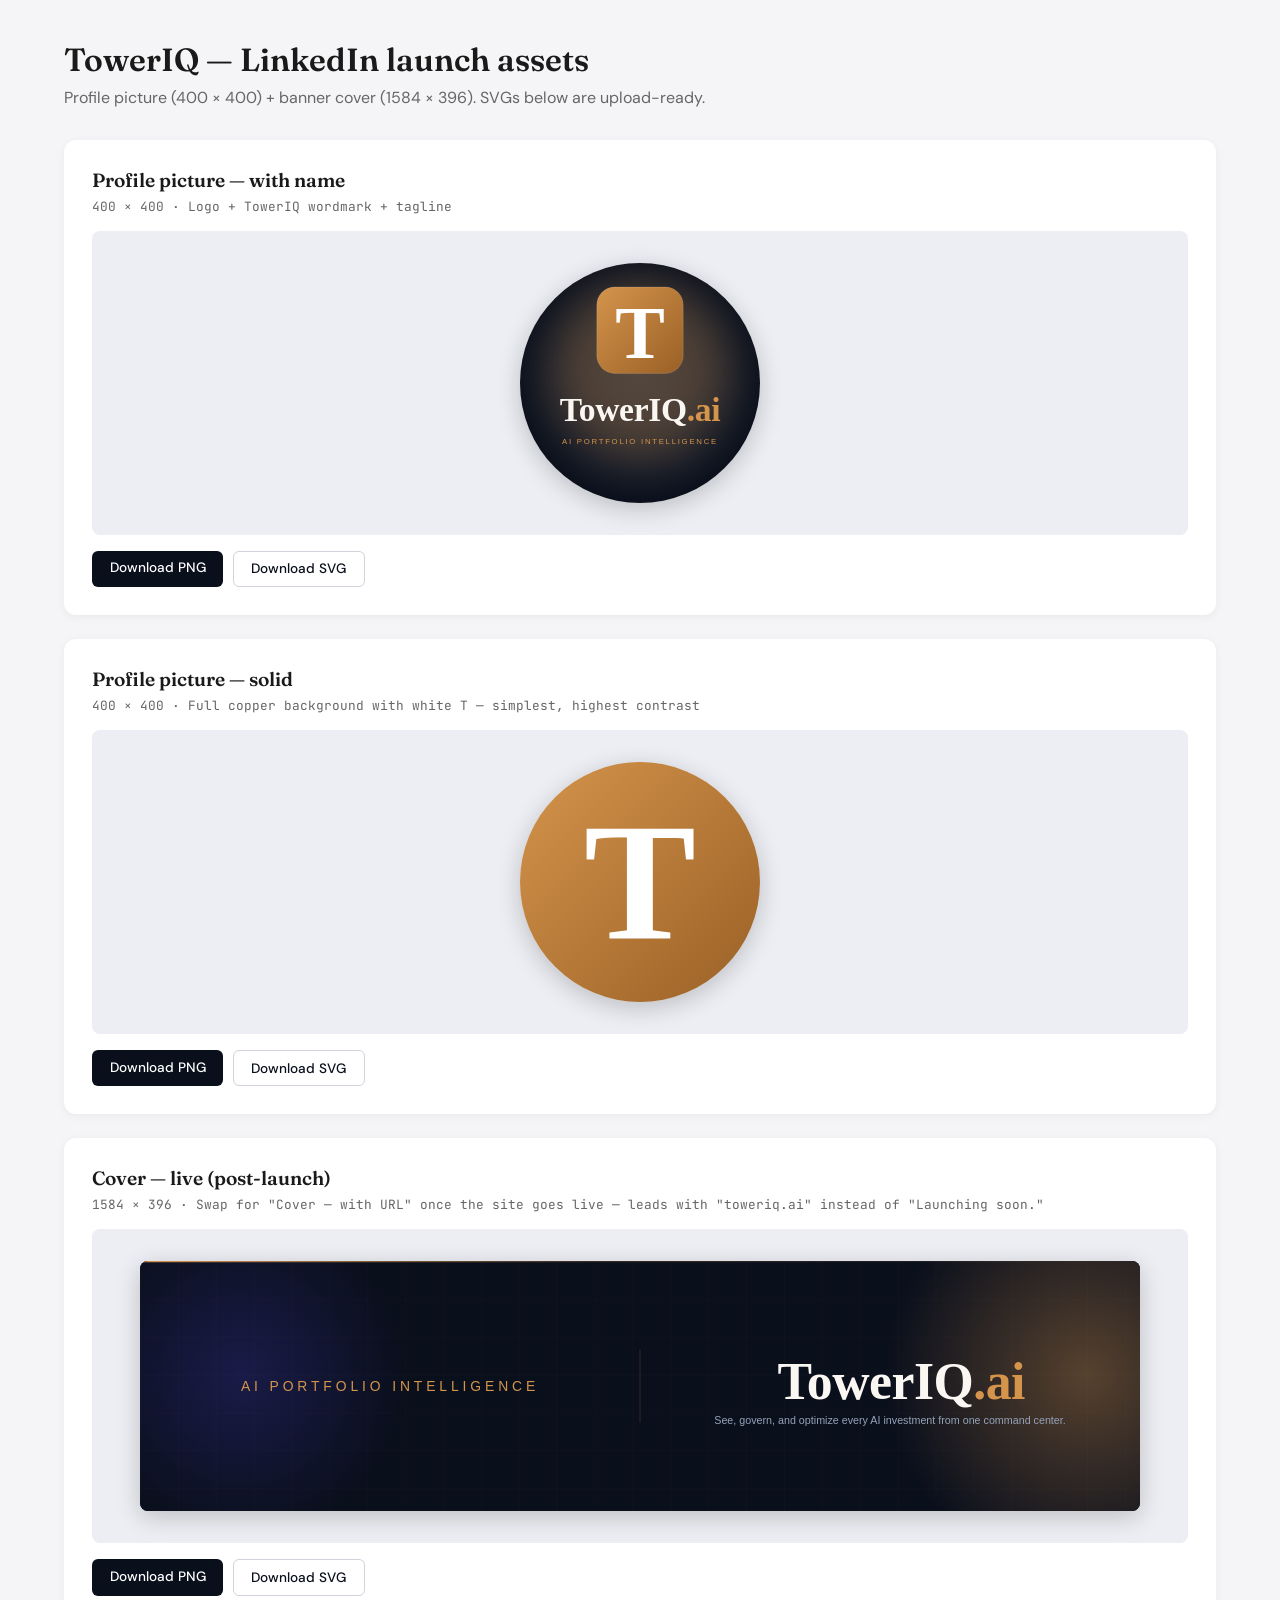
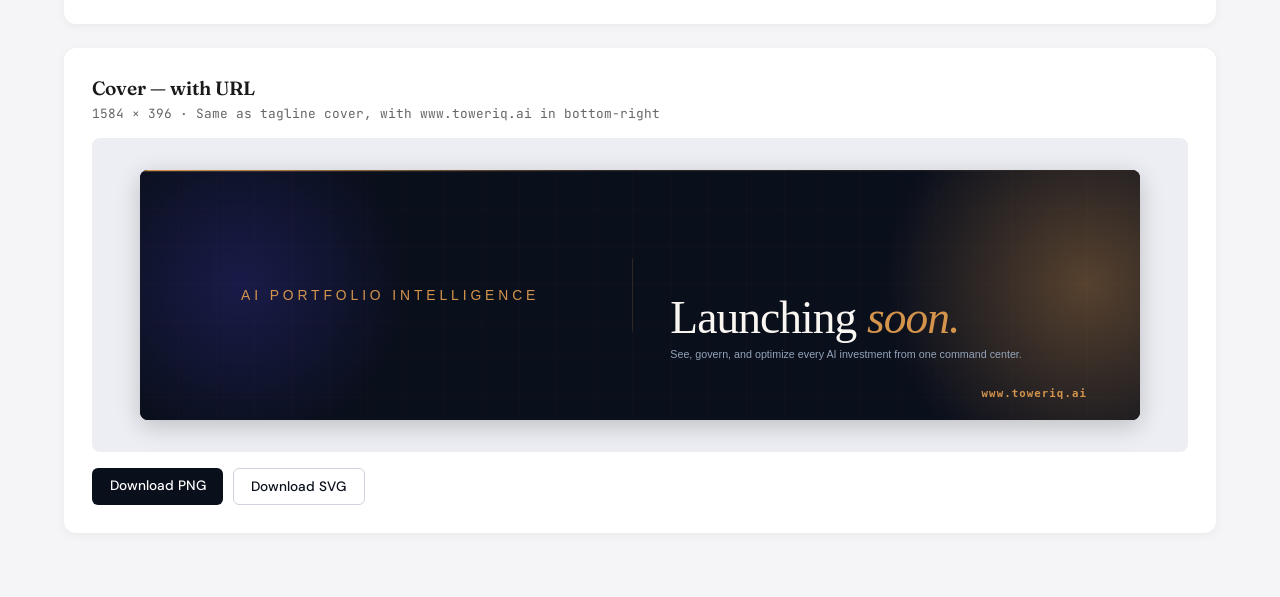
<file: assets/linkedin/preview.html>
<!DOCTYPE html>
<html lang="en">
<head>
<meta charset="UTF-8">
<title>TowerIQ — LinkedIn Assets</title>
<link href="https://fonts.googleapis.com/css2?family=DM+Sans:wght@400;500;600;700&family=Fraunces:wght@400;600&family=JetBrains+Mono:wght@400;500&display=swap" rel="stylesheet">
<style>
  *{box-sizing:border-box;margin:0;padding:0}
  body{font-family:'DM Sans',sans-serif;background:#f5f5f7;color:#1a1a1a;padding:2.5rem 1.5rem;min-height:100vh;max-width:1200px;margin:0 auto}
  h1{font-family:'Fraunces',serif;font-size:2rem;font-weight:600;margin-bottom:0.5rem}
  .sub{color:#666;margin-bottom:2rem}
  .card{background:#fff;border-radius:12px;padding:1.75rem;margin-bottom:1.5rem;box-shadow:0 2px 10px rgba(0,0,0,0.05)}
  h2{font-family:'Fraunces',serif;font-size:1.2rem;font-weight:600;margin-bottom:0.35rem}
  .meta{color:#666;font-size:0.8rem;font-family:'JetBrains Mono',monospace;margin-bottom:1rem}
  .preview-box{display:flex;align-items:center;justify-content:center;padding:2rem;background:#eceef3;border-radius:8px}
  .profile-preview{width:240px;height:240px;border-radius:50%;overflow:hidden;box-shadow:0 6px 24px rgba(0,0,0,0.2)}
  .profile-preview img{display:block;width:100%;height:100%;object-fit:cover}
  .cover-preview{width:100%;max-width:1000px;border-radius:8px;overflow:hidden;box-shadow:0 6px 24px rgba(0,0,0,0.2);background:#0A0F1C}
  .cover-preview img{display:block;width:100%;height:auto}
  .actions{display:flex;gap:0.6rem;margin-top:1rem;flex-wrap:wrap}
  a.btn{padding:0.55rem 1.1rem;background:#0A0F1C;color:#fff;text-decoration:none;border-radius:6px;font-size:0.85rem;font-weight:500;transition:opacity 0.2s}
  a.btn.alt{background:#fff;color:#0A0F1C;border:1px solid #d0d3db}
  a.btn:hover{opacity:0.88}
</style>
</head>
<body>
  <h1>TowerIQ — LinkedIn launch assets</h1>
  <p class="sub">Profile picture (400 × 400) + banner cover (1584 × 396). SVGs below are upload-ready.</p>

  <div class="card">
    <h2>Profile picture — with name</h2>
    <div class="meta">400 × 400 · Logo + TowerIQ wordmark + tagline</div>
    <div class="preview-box">
      <div class="profile-preview"><img src="profile-named.svg" alt="Profile — with name"></div>
    </div>
    <div class="actions">
      <a class="btn" href="profile-named.png" onclick="return dl(event, 'profile-named.png', 'toweriq-linkedin-profile-named.png')">Download PNG</a>
      <a class="btn alt" href="profile-named.svg" onclick="return dl(event, 'profile-named.svg', 'toweriq-linkedin-profile-named.svg')">Download SVG</a>
    </div>
  </div>

  <div class="card">
    <h2>Profile picture — solid</h2>
    <div class="meta">400 × 400 · Full copper background with white T — simplest, highest contrast</div>
    <div class="preview-box">
      <div class="profile-preview"><img src="profile-solid.svg" alt="Profile — solid"></div>
    </div>
    <div class="actions">
      <a class="btn" href="profile-solid.png" onclick="return dl(event, 'profile-solid.png', 'toweriq-linkedin-profile-solid.png')">Download PNG</a>
      <a class="btn alt" href="profile-solid.svg" onclick="return dl(event, 'profile-solid.svg', 'toweriq-linkedin-profile-solid.svg')">Download SVG</a>
    </div>
  </div>

  <div class="card">
    <h2>Cover — live (post-launch)</h2>
    <div class="meta">1584 × 396 · Swap for "Cover — with URL" once the site goes live — leads with "toweriq.ai" instead of "Launching soon."</div>
    <div class="preview-box">
      <div class="cover-preview"><img src="cover-live.svg" alt="Cover — live"></div>
    </div>
    <div class="actions">
      <a class="btn" href="cover-live.png" onclick="return dl(event, 'cover-live.png', 'toweriq-linkedin-cover-live.png')">Download PNG</a>
      <a class="btn alt" href="cover-live.svg" onclick="return dl(event, 'cover-live.svg', 'toweriq-linkedin-cover-live.svg')">Download SVG</a>
    </div>
  </div>

  <div class="card">
    <h2>Cover — with URL</h2>
    <div class="meta">1584 × 396 · Same as tagline cover, with www.toweriq.ai in bottom-right</div>
    <div class="preview-box">
      <div class="cover-preview"><img src="cover-url.svg" alt="Cover — with URL"></div>
    </div>
    <div class="actions">
      <a class="btn" href="cover-url.png" onclick="return dl(event, 'cover-url.png', 'toweriq-linkedin-cover-url.png')">Download PNG</a>
      <a class="btn alt" href="cover-url.svg" onclick="return dl(event, 'cover-url.svg', 'toweriq-linkedin-cover-url.svg')">Download SVG</a>
    </div>
  </div>

  <script>
    async function dl(e, url, filename) {
      e.preventDefault();
      try {
        const r = await fetch(url);
        if (!r.ok) throw new Error('fetch failed');
        const b = await r.blob();
        const u = URL.createObjectURL(b);
        const a = document.createElement('a');
        a.href = u; a.download = filename;
        document.body.appendChild(a); a.click(); a.remove();
        setTimeout(() => URL.revokeObjectURL(u), 200);
      } catch (err) {
        window.open(url, '_blank');
      }
      return false;
    }
  </script>
</body>
</html>
</file>
<file: blog/blog.css>
/* ─────────────────────────────────────────────────────────────
   TowerIQ Blog — Shared Stylesheet
   Matches main site design system (index.html)
   ───────────────────────────────────────────────────────────── */

/* ── RESET & BASE ── */
*, *::before, *::after { box-sizing: border-box; margin: 0; padding: 0; }
html { scroll-behavior: smooth; }

:root {
  --navy:          #0A0F1C;
  --navy-mid:      #111827;
  --navy-light:    #1F2937;
  --navy-surface:  #1E2938;
  --copper:        #D4944C;
  --copper-glow:   rgba(212,148,76,0.15);
  --cream:         #FAF7F2;
  --cream-dim:     #E8E4DF;
  --slate:         #94A3B8;
  --slate-dim:     #64748B;
  --slate-dark:    #475569;
  --border:        rgba(148,163,184,0.12);
  --emerald:       #34D399;

  --font-body:     'DM Sans', sans-serif;
  --font-display:  'Fraunces', serif;
  --font-mono:     'JetBrains Mono', monospace;

  --max-width:     960px;
  --section-pad:   clamp(48px, 8vw, 80px);
}

body {
  background: var(--navy);
  color: var(--cream-dim);
  font-family: var(--font-body);
  font-size: 17px;
  line-height: 1.8;
  -webkit-font-smoothing: antialiased;
  overflow-x: hidden;
}

/* ── TOP ACCENT LINE ── */
.blog-accent-line {
  height: 2px;
  background: linear-gradient(90deg, var(--copper), rgba(212,148,76,0.15), transparent);
}

/* ─────────────────────────────────────────
   NAV
   ───────────────────────────────────────── */
nav.blog-nav {
  position: sticky;
  top: 0;
  z-index: 100;
  background: rgba(10,15,28,0.9);
  backdrop-filter: blur(12px);
  -webkit-backdrop-filter: blur(12px);
  border-bottom: 1px solid var(--border);
}

.nav-inner {
  display: flex;
  align-items: center;
  justify-content: space-between;
  padding: 1rem 2rem;
  max-width: 1200px;
  margin: 0 auto;
}

.nav-logo {
  display: flex;
  align-items: center;
  gap: 0.625rem;
  text-decoration: none;
}

.nav-logo-icon {
  width: 34px; height: 34px;
  border-radius: 8px;
  background: linear-gradient(135deg, var(--copper) 0%, #B87A3A 100%);
  display: flex; align-items: center; justify-content: center;
  font-family: var(--font-display);
  font-weight: 700; font-size: 1.1rem; color: #fff;
  flex-shrink: 0;
}

.nav-logo-wrap { display: flex; flex-direction: column; }

.nav-logo-text {
  font-family: var(--font-display);
  font-weight: 600; font-size: 1.2rem;
  color: var(--cream); line-height: 1.05;
}

.nav-logo-tagline {
  font-family: var(--font-body);
  font-size: 0.62rem; font-weight: 500;
  letter-spacing: 0.12em; text-transform: uppercase;
  color: var(--copper); margin-top: 2px;
}

.nav-links {
  display: flex;
  align-items: center;
  gap: 2rem;
}

.nav-links a {
  font-size: 0.875rem; font-weight: 500;
  color: var(--slate); text-decoration: none;
  transition: color 0.2s;
}

.nav-links a:hover { color: var(--cream); }
.nav-links a.active { color: var(--copper); }

.nav-cta {
  display: flex;
  gap: 0.75rem;
  align-items: center;
}

.btn-primary {
  display: inline-flex;
  align-items: center;
  padding: 0.55rem 1.25rem;
  border-radius: 8px;
  background: var(--copper);
  color: var(--navy);
  font-family: var(--font-body);
  font-weight: 600; font-size: 0.875rem;
  text-decoration: none; border: none;
  cursor: pointer; transition: opacity 0.2s;
  white-space: nowrap;
}

.btn-primary:hover { opacity: 0.88; color: var(--navy); }

/* Mobile hamburger */
.hamburger {
  display: none;
  flex-direction: column;
  gap: 5px;
  background: none; border: none;
  cursor: pointer; padding: 4px;
}
.hamburger span {
  display: block; width: 22px; height: 2px;
  background: var(--slate); border-radius: 2px;
  transition: background 0.2s;
}
.hamburger:hover span { background: var(--cream); }

/* Mobile drawer */
.mobile-drawer {
  display: none;
  position: fixed;
  top: 0; left: 0; right: 0; bottom: 0;
  background: var(--navy);
  z-index: 200;
  flex-direction: column;
  padding: 2rem;
  gap: 1.5rem;
}

.mobile-drawer.open { display: flex; }

.drawer-close {
  align-self: flex-end;
  background: none; border: none;
  color: var(--slate); font-size: 1.5rem;
  cursor: pointer; line-height: 1;
  padding: 4px 8px;
}

.mobile-drawer a {
  font-size: 1.1rem; font-weight: 500;
  color: var(--cream-dim); text-decoration: none;
  padding: 0.5rem 0;
  border-bottom: 1px solid var(--border);
}

.mobile-drawer a:hover { color: var(--copper); }

@media (max-width: 768px) {
  .nav-links, .nav-cta { display: none; }
  .hamburger { display: flex; }
  .nav-inner { padding: 1rem 1.25rem; }
}

/* ─────────────────────────────────────────
   FOOTER
   ───────────────────────────────────────── */
footer.blog-footer {
  border-top: 1px solid var(--border);
  margin-top: 80px;
  padding: 48px 2rem 32px;
}

.footer-inner {
  max-width: 1200px;
  margin: 0 auto;
  display: grid;
  grid-template-columns: 1.6fr 1fr 1fr;
  gap: 3rem;
}

.footer-col-title {
  font-family: var(--font-mono);
  font-size: 11px; font-weight: 500;
  letter-spacing: 0.12em; text-transform: uppercase;
  color: var(--slate-dim); margin-bottom: 14px;
}

.footer-links {
  display: flex; flex-direction: column; gap: 10px;
}

.footer-links a {
  font-size: 0.875rem; color: var(--slate);
  text-decoration: none; transition: color 0.2s;
}

.footer-links a:hover { color: var(--copper); }

.footer-brand-tagline {
  font-size: 0.875rem; color: var(--slate);
  line-height: 1.65; margin-top: 12px;
  max-width: 280px;
}

.footer-bottom {
  max-width: 1200px;
  margin: 32px auto 0;
  padding-top: 24px;
  border-top: 1px solid var(--border);
  display: flex;
  justify-content: space-between;
  align-items: center;
  font-size: 0.8rem;
  color: var(--slate-dim);
}

@media (max-width: 768px) {
  .footer-inner { grid-template-columns: 1fr; gap: 2rem; }
  .footer-bottom { flex-direction: column; gap: 8px; text-align: center; }
}

/* ─────────────────────────────────────────
   BLOG LISTING PAGE (index.html)
   ───────────────────────────────────────── */
.blog-index-hero {
  max-width: var(--max-width);
  margin: 0 auto;
  padding: 64px 24px 48px;
  text-align: center;
}

.blog-index-eyebrow {
  display: inline-flex;
  align-items: center;
  gap: 10px;
  font-family: var(--font-mono);
  font-size: 11px; font-weight: 500;
  text-transform: uppercase; letter-spacing: 0.12em;
  color: var(--copper); margin-bottom: 16px;
}

.blog-index-eyebrow::before,
.blog-index-eyebrow::after {
  content: '';
  width: 24px; height: 1px;
  background: var(--copper);
}

.blog-index-hero h1 {
  font-family: var(--font-display);
  font-weight: 700;
  font-size: clamp(28px, 4vw, 42px);
  line-height: 1.15; color: var(--cream);
  letter-spacing: -0.02em;
}

.blog-index-hero h1 em { font-style: italic; color: var(--copper); }

.blog-index-hero p {
  font-size: 17px; color: var(--slate);
  max-width: 520px; margin: 16px auto 0;
  line-height: 1.75;
}

.blog-grid {
  max-width: var(--max-width);
  margin: 0 auto;
  padding: 0 24px 80px;
  display: grid;
  grid-template-columns: repeat(auto-fill, minmax(280px, 1fr));
  gap: 24px;
}

.blog-card {
  background: var(--navy-mid);
  border: 1px solid var(--border);
  border-radius: 12px;
  padding: 28px;
  text-decoration: none;
  display: flex; flex-direction: column; gap: 12px;
  transition: border-color 0.2s, transform 0.2s;
}

.blog-card:hover {
  border-color: rgba(212,148,76,0.35);
  transform: translateY(-2px);
}

.blog-card-tag {
  font-family: var(--font-mono);
  font-size: 10px; font-weight: 500;
  text-transform: uppercase; letter-spacing: 0.1em;
  color: var(--copper);
}

.blog-card-title {
  font-family: var(--font-display);
  font-size: 19px; font-weight: 700;
  line-height: 1.25; color: var(--cream);
  letter-spacing: -0.01em;
}

.blog-card-title em { font-style: italic; color: var(--copper); }

.blog-card-excerpt {
  font-size: 14px; color: var(--slate);
  line-height: 1.7; flex-grow: 1;
}

.blog-card-meta {
  display: flex; align-items: center;
  justify-content: space-between;
  font-size: 12px; color: var(--slate-dim);
  padding-top: 12px;
  border-top: 1px solid var(--border);
  margin-top: auto;
}

.blog-card-read {
  color: var(--copper);
  font-weight: 600; font-size: 12px;
}

/* Featured card (first post) */
.blog-card.featured {
  grid-column: 1 / -1;
  flex-direction: row;
  gap: 32px;
  align-items: flex-start;
}

.blog-card.featured .blog-card-content {
  display: flex; flex-direction: column; gap: 12px; flex: 1;
}

.blog-card.featured .blog-card-title {
  font-size: clamp(20px, 2.5vw, 26px);
}

.blog-card.featured .blog-card-excerpt {
  font-size: 15px;
}

.blog-card-featured-label {
  display: inline-flex;
  align-items: center; gap: 6px;
  font-family: var(--font-mono);
  font-size: 10px; font-weight: 500;
  text-transform: uppercase; letter-spacing: 0.1em;
  color: var(--emerald);
}

.blog-card-featured-label::before {
  content: '';
  width: 6px; height: 6px; border-radius: 50%;
  background: var(--emerald);
}

@media (max-width: 640px) {
  .blog-card.featured { flex-direction: column; }
  .blog-grid { grid-template-columns: 1fr; }
}

/* ─────────────────────────────────────────
   BLOG POST PAGE
   ───────────────────────────────────────── */

/* Top gradient accent */
.post-accent { height: 2px; background: linear-gradient(90deg, var(--copper), rgba(212,148,76,0.15), transparent); }

/* Breadcrumb */
.blog-breadcrumb {
  padding: 24px 24px 0;
  font-size: 13px; color: var(--slate-dim);
  max-width: var(--max-width); margin: 0 auto;
}

.blog-breadcrumb a {
  color: var(--slate-dim); text-decoration: none;
  transition: color 0.2s;
}

.blog-breadcrumb a:hover { color: var(--copper); }
.blog-breadcrumb .sep { margin: 0 8px; color: var(--slate-dark); }

/* Article header */
.blog-header {
  max-width: var(--max-width);
  margin: 0 auto;
  padding: 32px 24px var(--section-pad);
  text-align: center;
}

.blog-label {
  display: inline-flex; align-items: center; gap: 10px;
  font-family: var(--font-mono); font-size: 11px; font-weight: 500;
  text-transform: uppercase; letter-spacing: 0.12em;
  color: var(--copper); margin-bottom: 20px;
}

.blog-label::before,
.blog-label::after { content: ''; width: 24px; height: 1px; background: var(--copper); }

.blog-header h1 {
  font-family: var(--font-display); font-weight: 700;
  font-size: clamp(30px, 4.5vw, 46px); line-height: 1.15;
  color: var(--cream); letter-spacing: -0.02em; margin-bottom: 20px;
}

.blog-header h1 em { font-style: italic; color: var(--copper); }

.blog-meta { font-size: 14px; color: var(--slate-dim); }
.blog-meta a { color: var(--copper); text-decoration: none; }
.blog-meta span { margin: 0 8px; }

/* Table of Contents */
.blog-toc {
  max-width: var(--max-width);
  margin: 0 auto;
  padding: 0 24px 40px;
}

.blog-toc-inner {
  padding: 24px 28px; border-radius: 10px;
  border: 1px solid var(--border);
  background: var(--navy-mid);
}

.blog-toc-title {
  font-family: var(--font-mono); font-size: 11px; font-weight: 500;
  text-transform: uppercase; letter-spacing: 0.12em;
  color: var(--slate-dim); margin-bottom: 14px;
}

.blog-toc-list { list-style: none; display: flex; flex-direction: column; gap: 0; }

.blog-toc-link {
  display: flex; align-items: center; gap: 10px;
  padding: 9px 14px; border-radius: 6px;
  font-size: 14px; color: var(--slate);
  text-decoration: none;
  transition: color 0.2s, background 0.2s, padding-left 0.2s;
  border-left: 2px solid transparent; margin-left: -2px;
}

.blog-toc-link:hover { color: var(--cream); background: rgba(148,163,184,0.04); }

.blog-toc-link.active {
  color: var(--copper);
  border-left-color: var(--copper);
  background: rgba(212,148,76,0.04);
  padding-left: 18px;
}

.blog-toc-num {
  font-family: var(--font-mono); font-size: 11px;
  color: var(--slate-dark); min-width: 20px;
}

/* Article body */
.blog-body {
  max-width: var(--max-width);
  margin: 0 auto;
  padding: 0 24px var(--section-pad);
}

.blog-body h2 {
  font-family: var(--font-display); font-weight: 700;
  font-size: clamp(22px, 3vw, 30px); line-height: 1.2;
  color: var(--cream); letter-spacing: -0.01em;
  margin: 48px 0 18px;
}

.blog-body h2 em { font-style: italic; color: var(--copper); }

.blog-body h3 {
  font-family: var(--font-body); font-weight: 600;
  font-size: 19px; line-height: 1.4;
  color: var(--cream); margin: 32px 0 12px;
}

.blog-body p { margin-bottom: 20px; color: var(--cream-dim); font-size: 17px; line-height: 1.85; }
.blog-body p strong { color: var(--cream); font-weight: 600; }
.blog-body a { color: var(--copper); text-decoration: underline; text-decoration-color: rgba(212,148,76,0.3); text-underline-offset: 3px; transition: text-decoration-color 0.2s; }
.blog-body a:hover { text-decoration-color: var(--copper); }

/* Callout block */
.blog-callout {
  margin: 36px 0; padding: 24px 28px;
  border-left: 3px solid var(--copper);
  background: rgba(212,148,76,0.04);
  border-radius: 0 8px 8px 0;
}

.blog-callout p { margin-bottom: 0; font-size: 16px; color: var(--cream-dim); line-height: 1.75; }
.blog-callout p strong { color: var(--cream); }

/* Stat row */
.blog-stat-row {
  display: grid; grid-template-columns: repeat(3,1fr);
  gap: 16px; margin: 36px 0;
}

.blog-stat {
  padding: 20px; border-radius: 10px;
  border: 1px solid var(--border);
  background: var(--navy-mid); text-align: center;
}

.blog-stat-val {
  font-family: var(--font-display); font-size: 32px;
  font-weight: 700; color: var(--copper);
}

.blog-stat-desc { font-size: 12px; color: var(--slate); margin-top: 6px; line-height: 1.5; }
.blog-stat-source { font-family: var(--font-mono); font-size: 9px; color: var(--slate-dark); margin-top: 6px; letter-spacing: 0.04em; }

/* CTA box */
.blog-cta {
  margin: 48px 0; padding: 32px;
  border-radius: 12px;
  background: var(--navy-mid);
  border: 1px solid rgba(212,148,76,0.15);
  text-align: center;
}

.blog-cta h3 { font-family: var(--font-display); font-size: 22px; color: var(--cream); margin-bottom: 10px; }
.blog-cta h3 em { font-style: italic; color: var(--copper); }
.blog-cta p { font-size: 15px; color: var(--slate); margin-bottom: 20px; }

.blog-cta a {
  display: inline-flex; align-items: center;
  padding: 12px 24px; border-radius: 8px;
  background: var(--copper); color: var(--navy);
  font-weight: 600; font-size: 14px;
  text-decoration: none; transition: opacity 0.2s;
}

.blog-cta a:hover { opacity: 0.88; text-decoration: none; }

/* Footnotes */
.blog-footnotes {
  max-width: var(--max-width);
  margin: 0 auto;
  padding: 0 24px 32px;
  border-top: 1px solid var(--border);
  padding-top: 24px;
}

.blog-footnotes ol {
  padding-left: 20px;
  display: flex;
  flex-direction: column;
  gap: 6px;
}

.blog-footnotes li {
  font-size: 12px;
  color: var(--slate-dim);
  line-height: 1.6;
}

.blog-footnotes li a {
  color: var(--copper);
  text-decoration: none;
}

.blog-footnotes li a:hover {
  text-decoration: underline;
}

.blog-body sup a {
  font-family: var(--font-mono);
  font-size: 10px;
  color: var(--copper);
  text-decoration: none;
  vertical-align: super;
  margin-left: 1px;
}

.blog-body sup a:hover { text-decoration: underline; }

/* Related posts */
.blog-related {
  max-width: var(--max-width);
  margin: 0 auto; padding: 0 24px 48px;
}

.blog-related-label {
  font-family: var(--font-mono); font-size: 11px;
  color: var(--slate-dim); letter-spacing: 0.1em;
  text-transform: uppercase; margin-bottom: 14px;
}

.blog-related-links { display: flex; flex-wrap: wrap; gap: 10px; }

.blog-related-link {
  padding: 8px 16px; border-radius: 8px;
  border: 1px solid var(--border);
  font-size: 13px; color: var(--cream-dim);
  text-decoration: none; transition: border-color 0.2s, color 0.2s;
}

.blog-related-link:hover { border-color: var(--copper); color: var(--copper); }

/* Responsive */
@media (max-width: 600px) {
  .blog-stat-row { grid-template-columns: 1fr; }
  .blog-body, .blog-header, .blog-toc { padding-left: 16px; padding-right: 16px; }
}
</file>
